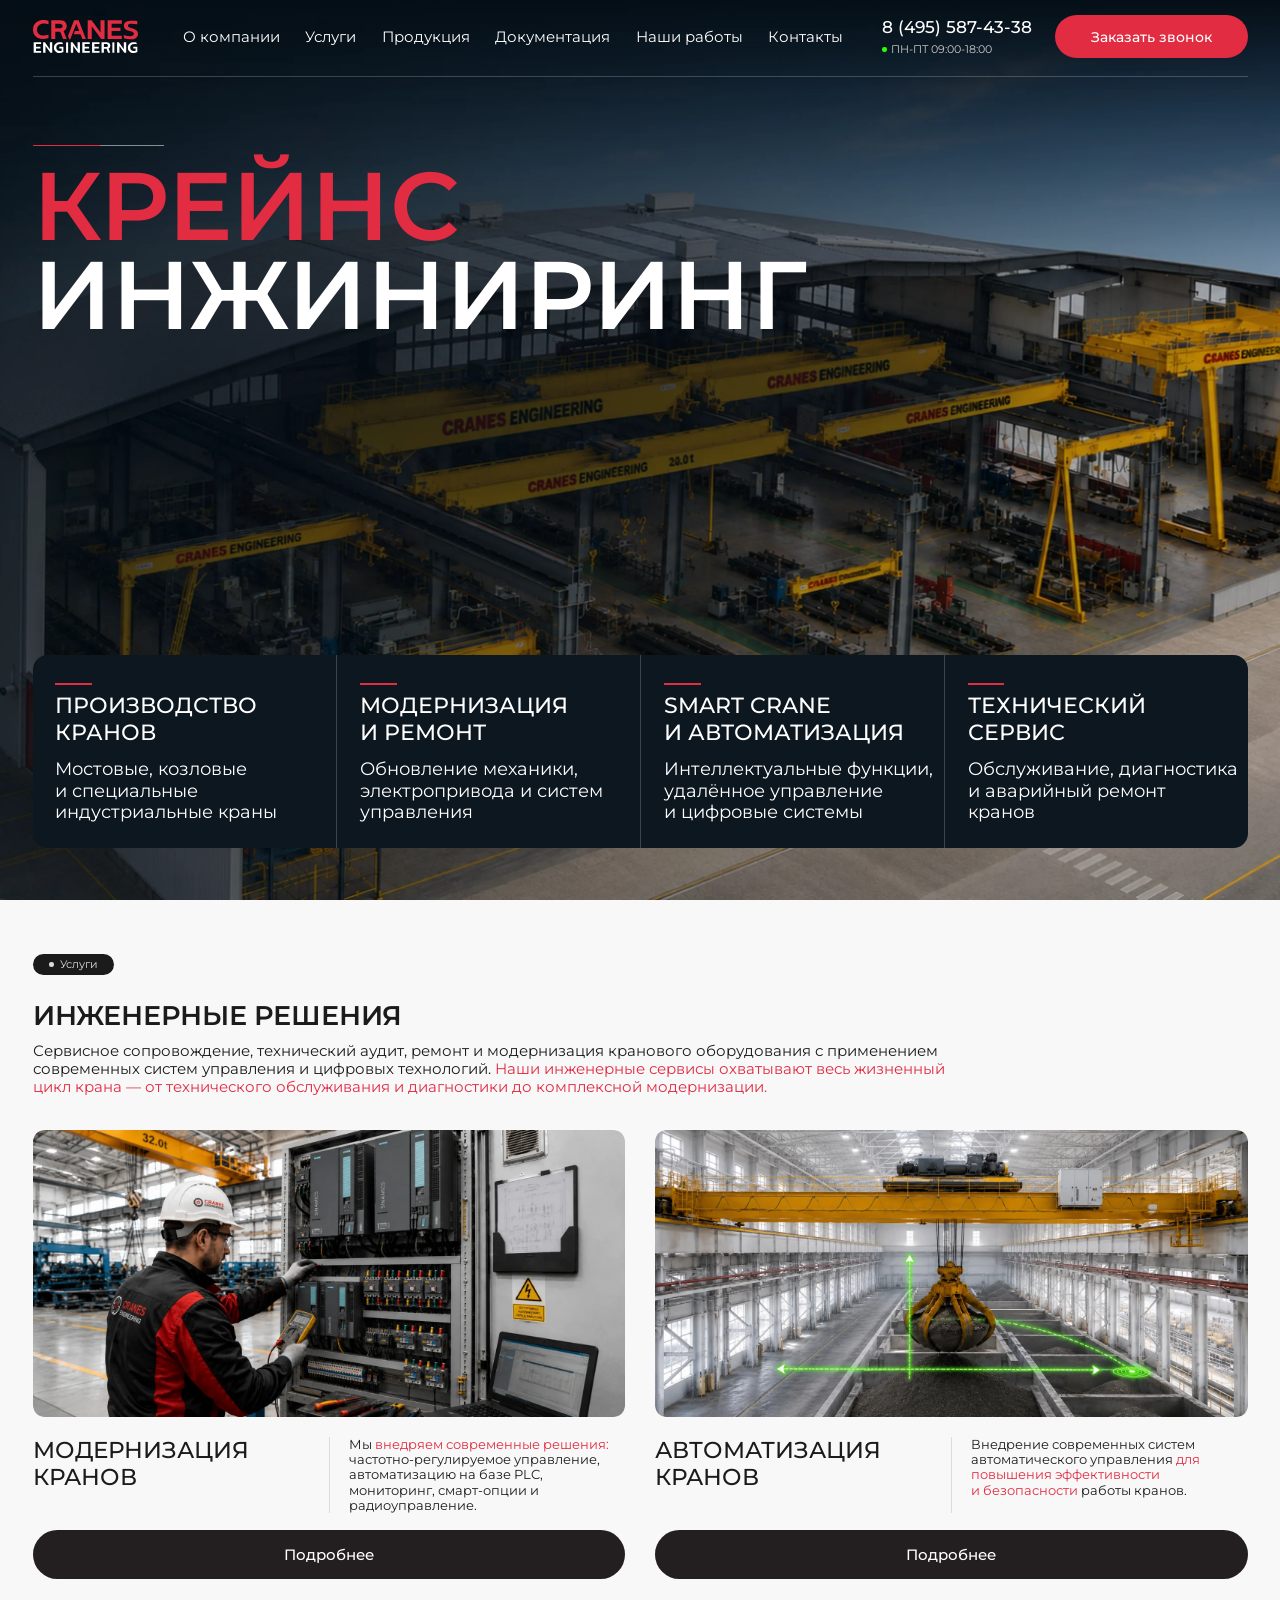
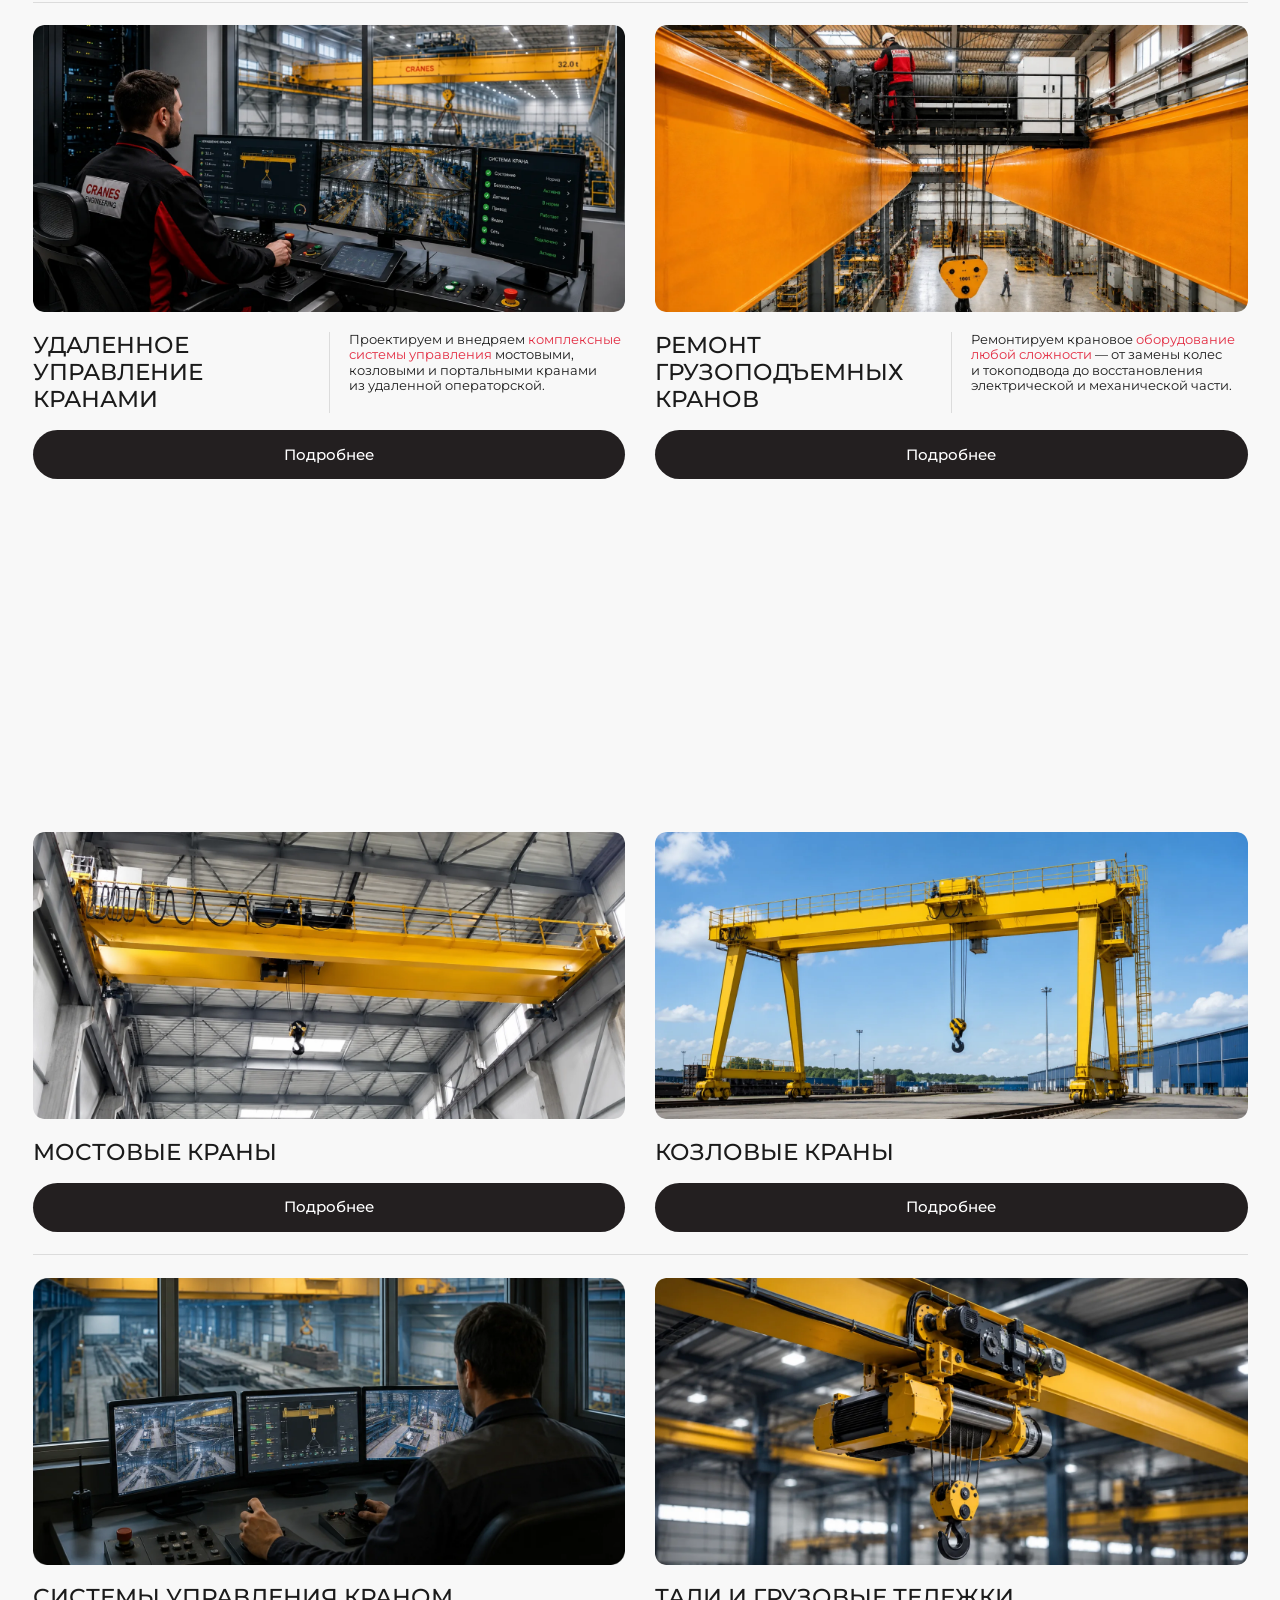
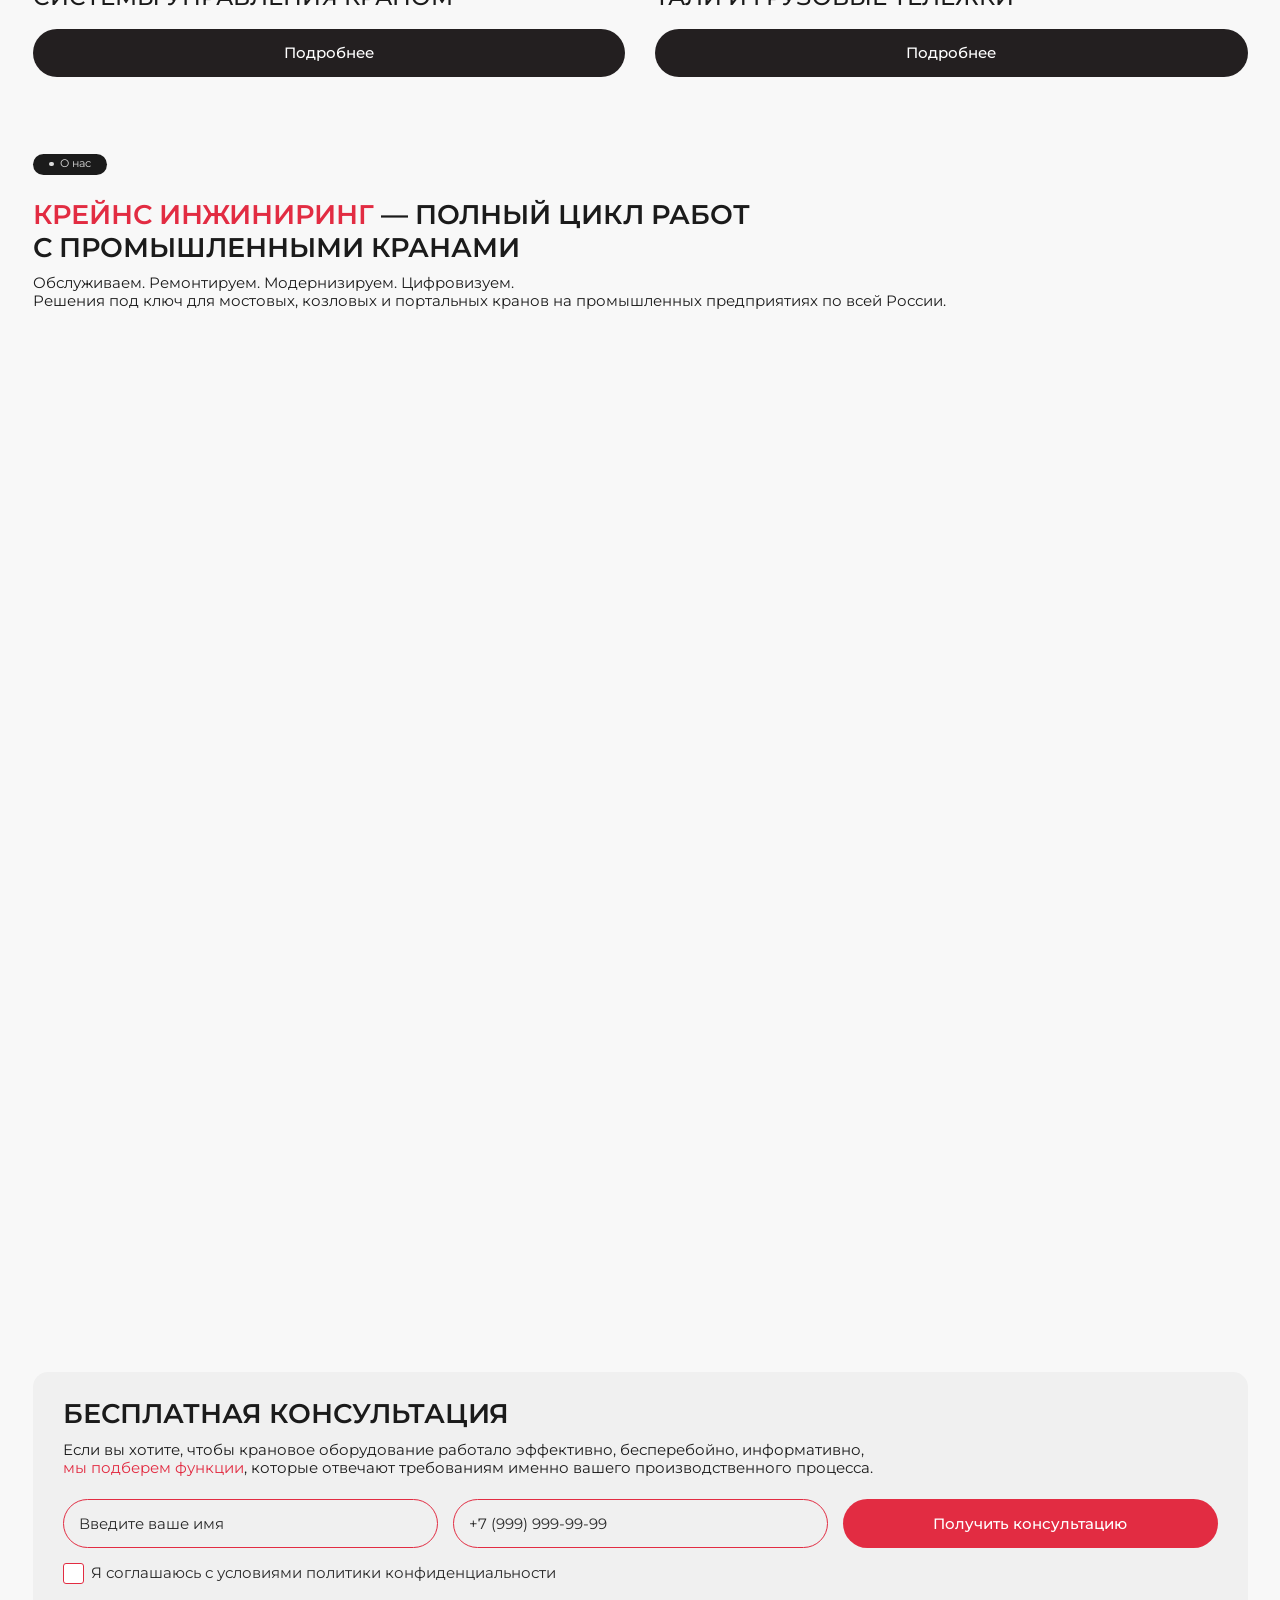
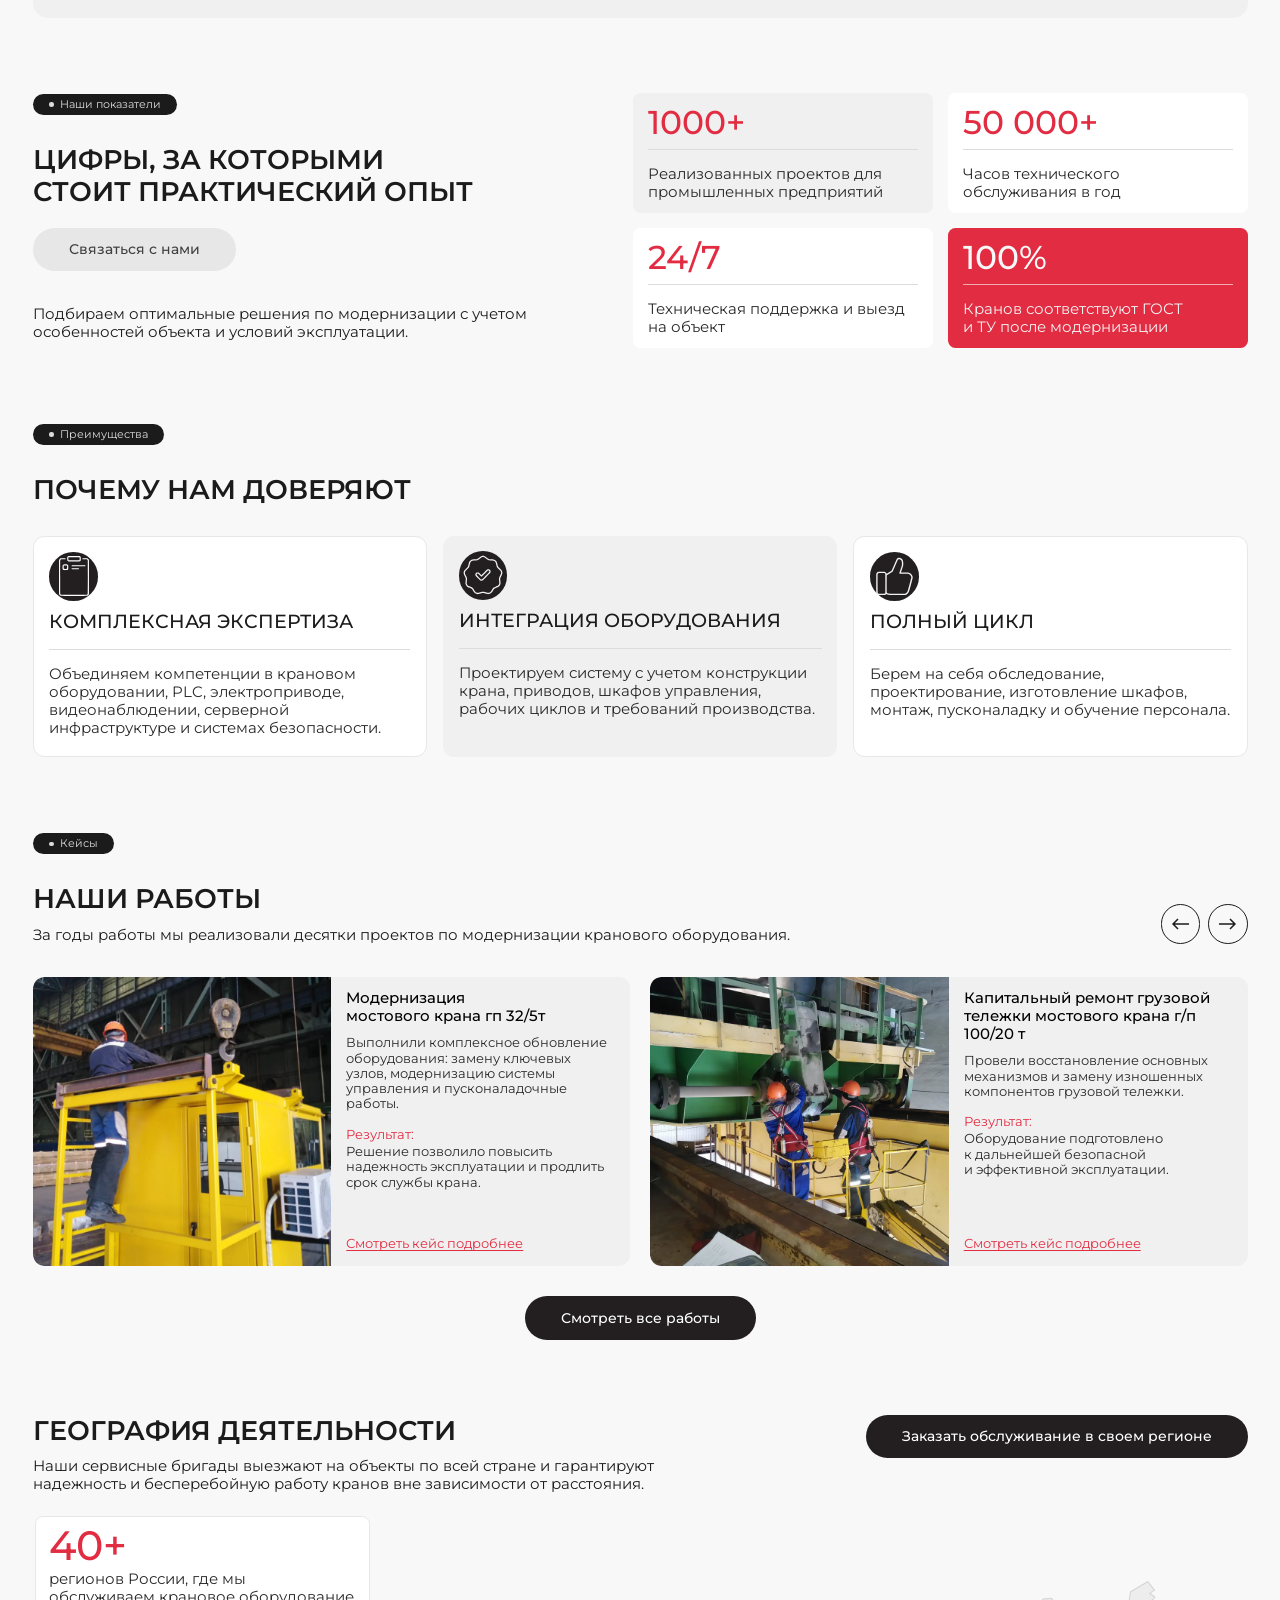
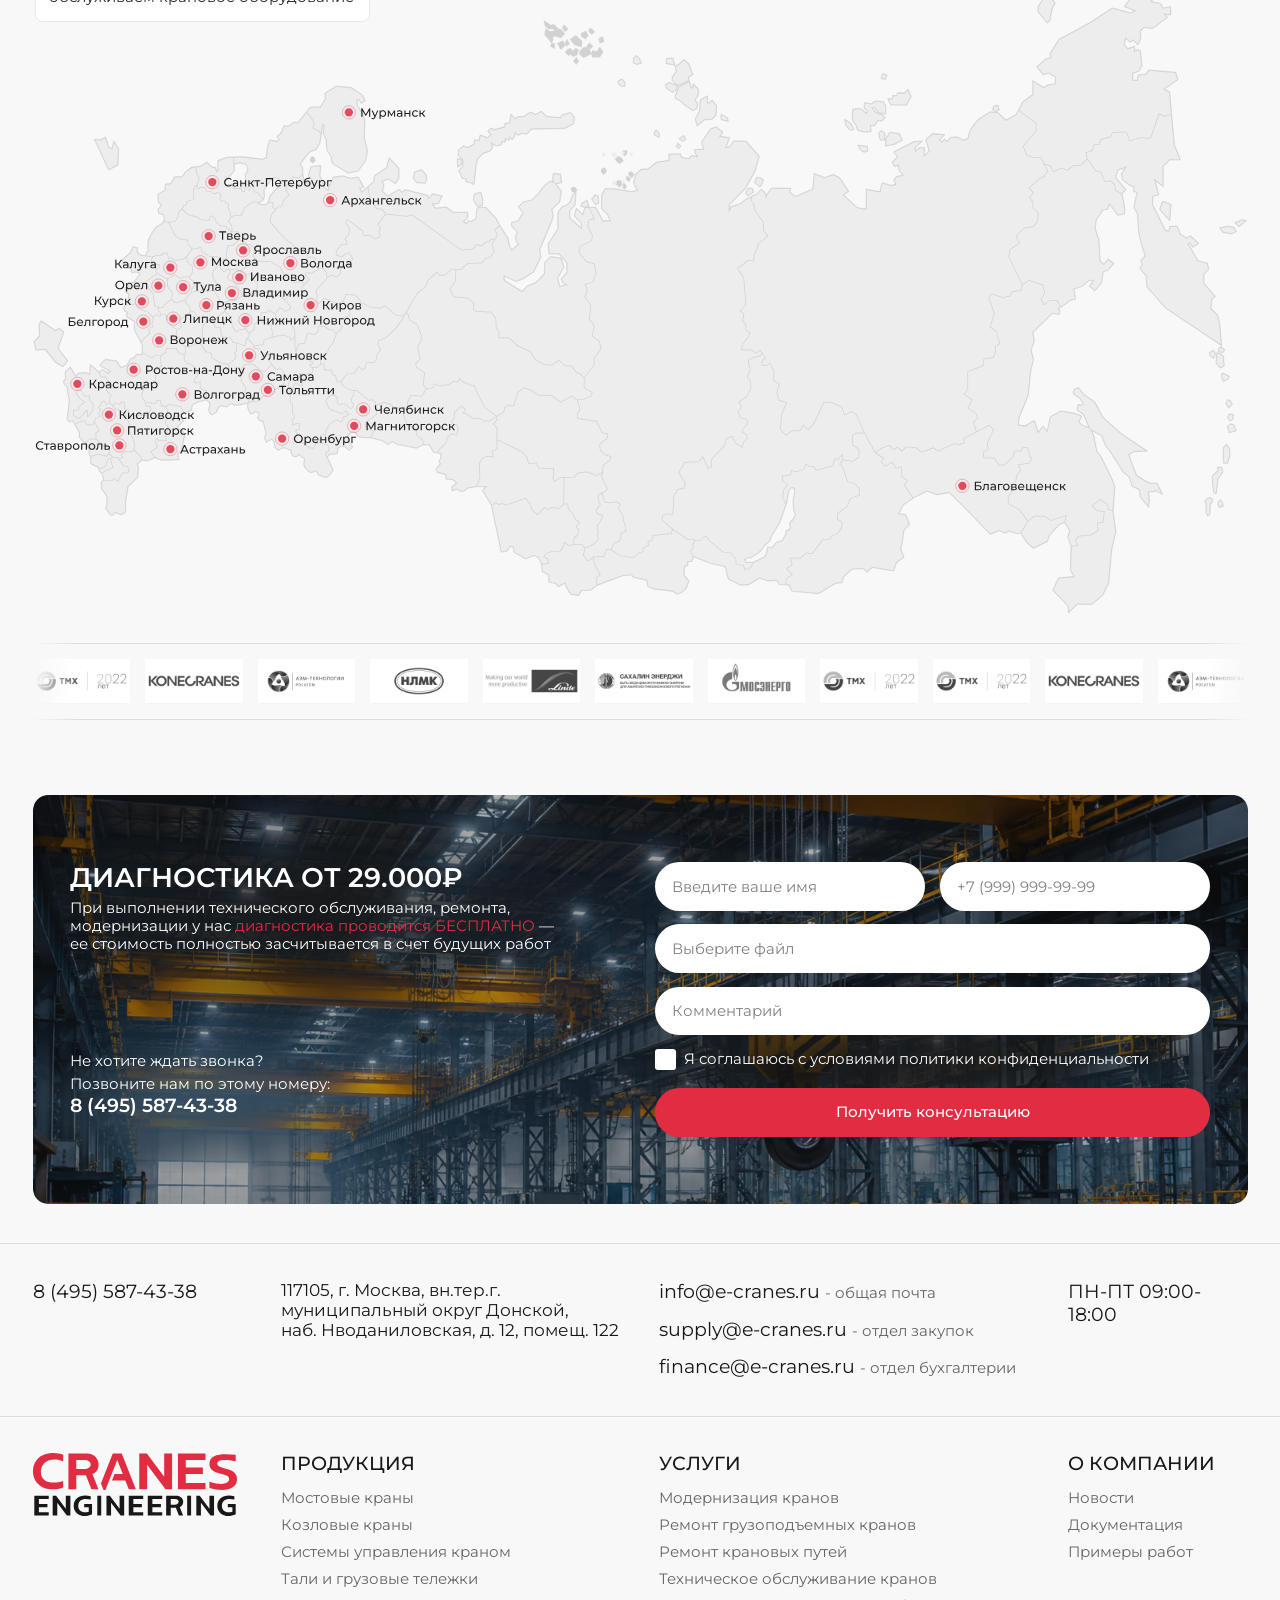
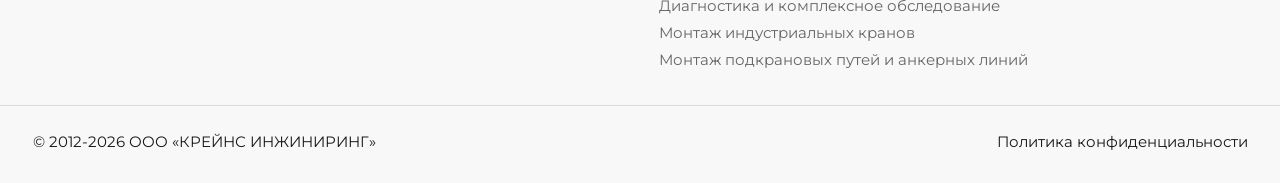
<file: index.html>
<!DOCTYPE html>
<html lang="ru">
<head>
  <meta charset="UTF-8">
  <meta name="viewport" content="width=device-width, initial-scale=1.0, viewport-fit=cover">
  <title>CRANES ENGINEERING — производство, модернизация и сервис индустриальных кранов</title>
  <link rel="icon" href="data:,">
  <meta name="description" content="Крейнс Инжиниринг: производство мостовых и козловых кранов, модернизация, автоматизация, удаленное управление, ремонт и техническое обслуживание грузоподъемного оборудования.">
  <link rel="preload" href="assets/fonts/montserrat-cyrillic.woff2" as="font" type="font/woff2" crossorigin>
  <link rel="preload" href="assets/fonts/montserrat-latin.woff2" as="font" type="font/woff2" crossorigin>
  <link rel="preload" href="assets/img/main-hero-bg.webp" as="image" type="image/webp" fetchpriority="high">
  <link rel="stylesheet" href="assets/vendor/swiper/swiper-bundle.min.css">
  <link rel="stylesheet" href="assets/css/main.css">
  <link rel="stylesheet" href="assets/css/responsive.css">
</head>
<body>

  <section class="hero hero--main">
    <div class="hero__bg hero__bg--main"></div>

    <div class="container">
      <header class="header">
        <div class="header__row">
          <a class="header__logo" href="index.html">
            <img src="assets/img/logo-light.svg" alt="CRANES ENGINEERING" width="140" height="43">
          </a>
          <nav class="header__nav" aria-label="Основное меню">
            <ul>
              <li><a href="#">О компании</a></li>
              <li class="header__nav-item has-mega">
                <a href="uslugi.html" aria-haspopup="true" aria-expanded="false">Услуги</a>
                <div class="mega">
                  <ul class="mega__col mega__col--root">
                    <li class="mega__item is-parent" data-mega="modernizaciya">
                      <a href="modernizaciya-kranov.html">Модернизация кранов</a>
                    </li>
                    <li class="mega__item"><a href="avtomatizaciya-kranov.html">Автоматизация кранов</a></li>
                    <li class="mega__item"><a href="#">Удаленное управление кранами</a></li>
                    <li class="mega__item"><a href="remont-mostovyh-kranov.html">Ремонт грузоподъемных кранов</a></li>
                    <li class="mega__item"><a href="#">Техническое обслуживание кранов</a></li>
                    <li class="mega__item"><a href="#">Диагностика<br>и комплексное обследование</a></li>
                    <li class="mega__item"><a href="#">Монтаж индустриальных кранов</a></li>
                    <li class="mega__item"><a href="#">Ремонт крановых путей</a></li>
                  </ul>
                  <ul class="mega__col mega__col--sub" data-mega-sub="modernizaciya">
                    <li class="mega__item"><a href="modernizaciya-kozlovyh-kranov.html">Модернизация козловых кранов</a></li>
                    <li class="mega__item"><a href="modernizaciya-mostovyh-kranov.html">Модернизация мостовых кранов</a></li>
                    <li class="mega__item"><a href="modernizaciya-portalnyh-kranov.html">Модернизация портальных кранов</a></li>
                    <li class="mega__item"><a href="#">Перевод кранов на радиоуправление</a></li>
                    <li class="mega__item"><a href="smart-opcii-dlya-kranov.html">Смарт опции для кранов</a></li>
                  </ul>
                </div>
              </li>
              <li><a href="#">Продукция</a></li>
              <li><a href="#">Документация</a></li>
              <li><a href="#">Наши работы</a></li>
              <li><a href="#">Контакты</a></li>
            </ul>
          </nav>
          <div class="header__contacts">
            <a class="header__phone" href="tel:+74955874338">8 (495) 587-43-38</a>
            <span class="header__hours">ПН-ПТ 09:00-18:00</span>
          </div>
          <button class="btn header__cta" type="button" data-popup="popup-callback">Заказать звонок</button>
          <button class="burger" type="button" aria-label="Открыть меню" aria-expanded="false" aria-controls="mobile-menu">
            <span></span><span></span><span></span>
          </button>
        </div>
        <hr class="header__divider">
      </header>

      <div class="mobile-menu" id="mobile-menu" hidden>
        <nav aria-label="Мобильное меню">
          <ul class="mobile-menu__list">
            <li><a href="#">О компании</a></li>
            <li><a href="uslugi.html">Услуги</a></li>
            <li><a href="#">Продукция</a></li>
            <li><a href="#">Документация</a></li>
            <li><a href="#">Наши работы</a></li>
            <li><a href="#">Контакты</a></li>
          </ul>
        </nav>
        <div class="mobile-menu__contacts">
          <a class="mobile-menu__phone" href="tel:+74955874338">8 (495) 587-43-38</a>
          <span class="header__hours">ПН-ПТ 09:00-18:00</span>
          <button class="btn" type="button" data-popup="popup-callback">Заказать звонок</button>
        </div>
      </div>

      <div class="hero__decor" aria-hidden="true"></div>
      <h1 class="hero__title hero__title--main">
        <span class="accent">Крейнс</span><br>Инжиниринг
      </h1>

      <div class="hero__directions">
        <article class="direction">
          <h2 class="direction__title">Производство<br>кранов</h2>
          <p class="direction__text">Мостовые, козловые<br>и специальные индустриальные краны</p>
        </article>
        <article class="direction">
          <h2 class="direction__title">Модернизация<br>и ремонт</h2>
          <p class="direction__text">Обновление механики,<br>электропривода и систем<br>управления</p>
        </article>
        <article class="direction">
          <h2 class="direction__title">Smart Crane<br>и автоматизация</h2>
          <p class="direction__text">Интеллектуальные функции,<br>удалённое управление<br>и цифровые системы</p>
        </article>
        <article class="direction">
          <h2 class="direction__title">Технический<br>сервис</h2>
          <p class="direction__text">Обслуживание, диагностика<br>и аварийный ремонт<br>кранов</p>
        </article>
      </div>
    </div>
  </section>

  <section class="hub-services hub-services--main">
    <div class="container">
      <span class="section-badge" data-reveal>Услуги</span>
      <h2 class="section-title hub-services__title" data-reveal>Инженерные решения</h2>
      <p class="hub-services__lead" data-reveal>
        Сервисное сопровождение, технический аудит, ремонт и модернизация кранового оборудования с применением
        современных систем управления и цифровых технологий. <span class="accent">Наши инженерные сервисы охватывают весь жизненный<br>
        цикл крана — от технического обслуживания и диагностики до комплексной модернизации.</span>
      </p>

      <div class="hub-services__grid">
        <article class="service-card" data-reveal>
          <img class="service-card__photo" src="assets/img/hub-modernizaciya.webp" alt="Модернизация кранов" width="790" height="383" loading="lazy">
          <div class="service-card__body">
            <h3 class="service-card__title">Модернизация кранов</h3>
            <p class="service-card__text">
              Мы <span class="accent">внедряем современные решения:</span> частотно-регулируемое
              управление, автоматизацию на базе PLC, мониторинг, смарт-опции и радиоуправление.
            </p>
          </div>
          <a class="service-card__btn" href="modernizaciya-kranov.html">Подробнее</a>
        </article>

        <article class="service-card" data-reveal>
          <img class="service-card__photo" src="assets/img/hub-avtomatizaciya.webp" alt="Автоматизация кранов" width="790" height="383" loading="lazy">
          <div class="service-card__body">
            <h3 class="service-card__title">Автоматизация кранов</h3>
            <p class="service-card__text">
              Внедрение современных систем автоматического управления
              <span class="accent">для повышения эффективности<br>и безопасности</span> работы кранов.
            </p>
          </div>
          <a class="service-card__btn" href="avtomatizaciya-kranov.html">Подробнее</a>
        </article>

        <hr class="hub-services__sep">

        <article class="service-card" data-reveal>
          <img class="service-card__photo" src="assets/img/hub-udalennoe.webp" alt="Удаленное управление кранами" width="790" height="383" loading="lazy">
          <div class="service-card__body">
            <h3 class="service-card__title">Удаленное<br>управление кранами</h3>
            <p class="service-card__text">
              Проектируем и внедряем <span class="accent">комплексные системы управления</span>
              мостовыми, козловыми и портальными кранами<br>из удаленной операторской.
            </p>
          </div>
          <a class="service-card__btn" href="#">Подробнее</a>
        </article>

        <article class="service-card" data-reveal>
          <img class="service-card__photo" src="assets/img/hub-remont.webp" alt="Ремонт грузоподъемных кранов" width="790" height="383" loading="lazy">
          <div class="service-card__body">
            <h3 class="service-card__title">Ремонт грузоподъемных кранов</h3>
            <p class="service-card__text">
              Ремонтируем крановое <span class="accent">оборудование любой сложности</span> — от замены колес<br>и токоподвода до восстановления электрической и механической части.
            </p>
          </div>
          <a class="service-card__btn" href="remont-mostovyh-kranov.html">Подробнее</a>
        </article>
      </div>

      <div class="hub-services__all" data-reveal>
        <a class="btn" href="uslugi.html">Смотреть все услуги</a>
      </div>
    </div>
  </section>

  <section class="hub-services hub-services--prod">
    <div class="container">
      <span class="section-badge" data-reveal>Продукция</span>
      <h2 class="section-title hub-services__title" data-reveal>Производство индустриальных<br>кранов полного цикла</h2>
      <p class="hub-services__lead" data-reveal>
        Мы проектируем и выпускаем краны, оснащая их современными системами управления, цифровыми датчиками,<br>
        интеллектуальными модулями безопасности и технологическими решениями для повышения эффективности оборудования.
      </p>

      <div class="hub-services__grid">
        <article class="service-card service-card--plain" data-reveal>
          <img class="service-card__photo" src="assets/img/main-prod-mostovye.webp" alt="Мостовые краны" width="790" height="383" loading="lazy">
          <div class="service-card__body">
            <h3 class="service-card__title">Мостовые краны</h3>
          </div>
          <a class="service-card__btn" href="#">Подробнее</a>
        </article>

        <article class="service-card service-card--plain" data-reveal>
          <img class="service-card__photo" src="assets/img/main-prod-kozlovye.webp" alt="Козловые краны" width="790" height="383" loading="lazy">
          <div class="service-card__body">
            <h3 class="service-card__title">Козловые краны</h3>
          </div>
          <a class="service-card__btn" href="#">Подробнее</a>
        </article>

        <hr class="hub-services__sep">

        <article class="service-card service-card--plain" data-reveal>
          <img class="service-card__photo" src="assets/img/main-prod-upravlenie.webp" alt="Системы управления краном" width="790" height="383" loading="lazy">
          <div class="service-card__body">
            <h3 class="service-card__title">Системы управления краном</h3>
          </div>
          <a class="service-card__btn" href="#">Подробнее</a>
        </article>

        <article class="service-card service-card--plain" data-reveal>
          <img class="service-card__photo" src="assets/img/main-prod-tali.webp" alt="Тали и грузовые тележки" width="790" height="383" loading="lazy">
          <div class="service-card__body">
            <h3 class="service-card__title">Тали и грузовые тележки</h3>
          </div>
          <a class="service-card__btn" href="#">Подробнее</a>
        </article>
      </div>
    </div>
  </section>

  <section class="about-us">
    <div class="container">
      <span class="section-badge" data-reveal>О нас</span>
      <h2 class="section-title about-us__title" data-reveal>
        <span class="accent">Крейнс Инжиниринг</span> — полный цикл работ<br>с промышленными кранами
      </h2>
      <p class="about-us__lead" data-reveal>
        Обслуживаем. Ремонтируем. Модернизируем. Цифровизуем.<br>
        Решения под ключ для мостовых, козловых и портальных кранов на промышленных предприятиях по всей России.
      </p>

      <div class="about-us__grid">
        <article class="about-card" data-reveal>
          <span class="about-card__icon">
            <img src="assets/img/icon-about-like.svg" alt="" width="37" height="37">
          </span>
          <div class="about-card__head">
            <h3 class="about-card__title">Комплексный подход</h3>
            <span class="about-card__num">[01]</span>
          </div>
          <ul class="about-card__list">
            <li>Полный набор услуг: проектирование, электрика, автоматизация, внедрение ПЛК, частотно-регулируемых систем, интеграция датчиков, настройка приводов, ПНР и шеф-монтаж.</li>
            <li>Мы закрываем весь цикл обслуживания — от диагностики и ремонта до глубоких программ модернизации и цифровых апгрейдов.</li>
          </ul>
        </article>

        <article class="about-card about-card--grey" data-reveal>
          <span class="about-card__icon">
            <img src="assets/img/icon-24h.svg" alt="" width="38" height="38">
          </span>
          <div class="about-card__head">
            <h3 class="about-card__title">Сервис 24/7</h3>
            <span class="about-card__num">[02]</span>
          </div>
          <ul class="about-card__list">
            <li>Ежемесячные, квартальные и круглосуточные сервисные пакеты<br>с мониторингом, инспекциями, оперативным выездом специалистов и плановым обслуживанием оборудования.</li>
            <li>Сервисный пакет формируется с учётом потребностей клиента и режима работы кранового оборудования.</li>
          </ul>
        </article>

        <article class="about-card about-card--grey" data-reveal>
          <span class="about-card__icon">
            <img src="assets/img/icon-settings.svg" alt="" width="38" height="38">
          </span>
          <div class="about-card__head">
            <h3 class="about-card__title">Современные технологии</h3>
            <span class="about-card__num">[03]</span>
          </div>
          <ul class="about-card__list">
            <li>Интеграция цифровых контроллеров, частотных приводов, дистанционного управления, видеонаблюдения, датчиков нагрузки и интеллектуальных систем управления.</li>
            <li>Поддержка удалённого мониторинга и аналитики работы кранов с интеграцией в существующие системы управления.</li>
          </ul>
        </article>

        <article class="about-card" data-reveal>
          <span class="about-card__icon">
            <img src="assets/img/icon-file.svg" alt="" width="39" height="39">
          </span>
          <div class="about-card__head">
            <h3 class="about-card__title">Надежность и допуски</h3>
            <span class="about-card__num">[04]</span>
          </div>
          <ul class="about-card__list">
            <li>Официальное членство в СРО, соблюдение требований ГОСТ и отраслевых стандартов, наличие всех разрешительных документов, страхование ответственности.</li>
            <li>Подтверждённый опыт работы с крупнейшими промышленными предприятиями страны.</li>
          </ul>
        </article>
      </div>
    </div>
  </section>

  <section class="promo">
    <div class="container">
      <img class="promo__photo" src="assets/img/main-banner.webp" alt="" width="1620" height="546" loading="lazy" data-reveal>
    </div>
  </section>

  <section class="consult" id="zayavka">
    <div class="container">
      <form class="consult__box" action="#" method="post" data-reveal>
        <h2 class="section-title">Бесплатная консультация</h2>
        <p class="consult__text">
          Если вы хотите, чтобы крановое оборудование работало эффективно, бесперебойно, информативно,<br>
          <span class="accent">мы подберем функции</span>, которые отвечают
          требованиям именно вашего производственного процесса.
        </p>
        <div class="consult__row">
          <input class="consult__input" type="text" name="name" placeholder="Введите ваше имя" required>
          <input class="consult__input" type="tel" name="phone" placeholder="+7 (999) 999-99-99" required>
          <button class="btn consult__submit" type="submit">Получить консультацию</button>
        </div>
        <label class="consult__agree">
          <input type="checkbox" name="agree" required>
          <span class="consult__checkbox" aria-hidden="true"></span>
          Я соглашаюсь с условиями политики конфиденциальности
        </label>
      </form>
    </div>
  </section>

  <section class="stats">
    <div class="container stats__grid">
      <div class="stats__info">
        <span class="section-badge" data-reveal>Наши показатели</span>
        <h2 class="section-title stats__title" data-reveal>Цифры, за которыми<br>стоит практический опыт</h2>
        <button class="btn btn--grey stats__btn" type="button" data-reveal>Связаться с нами</button>
        <p class="stats__text" data-reveal>
          Подбираем оптимальные решения по модернизации с учетом особенностей объекта
          и условий эксплуатации.
        </p>
      </div>
      <div class="stats__cards" data-reveal>
        <div class="stat-card stat-card--grey">
          <p class="stat-card__value">1000+</p>
          <p class="stat-card__caption">Реализованных проектов для промышленных предприятий</p>
        </div>
        <div class="stat-card">
          <p class="stat-card__value">50 000+</p>
          <p class="stat-card__caption">Часов технического обслуживания в год</p>
        </div>
        <div class="stat-card">
          <p class="stat-card__value">24/7</p>
          <p class="stat-card__caption">Техническая поддержка и выезд на объект</p>
        </div>
        <div class="stat-card stat-card--accent">
          <p class="stat-card__value">100%</p>
          <p class="stat-card__caption">Кранов соответствуют ГОСТ<br>и ТУ после модернизации</p>
        </div>
      </div>
    </div>
  </section>

  <section class="advantages">
    <div class="container">
      <span class="section-badge" data-reveal>Преимущества</span>
      <h2 class="section-title advantages__title" data-reveal>Почему нам доверяют</h2>
      <div class="advantages__grid">
        <div class="advantage-card advantage-card--white" data-reveal>
          <span class="advantage-card__icon">
            <img src="assets/img/icon-clipboard.svg" alt="" width="40" height="40">
          </span>
          <h3 class="advantage-card__title">Комплексная экспертиза</h3>
          <p class="advantage-card__text">
            Объединяем компетенции в крановом оборудовании, PLC, электроприводе,
            видеонаблюдении, серверной инфраструктуре и системах безопасности.
          </p>
        </div>
        <div class="advantage-card" data-reveal>
          <span class="advantage-card__icon">
            <img src="assets/img/icon-quality.svg" alt="" width="40" height="40">
          </span>
          <h3 class="advantage-card__title">Интеграция оборудования</h3>
          <p class="advantage-card__text">
            Проектируем систему с учетом конструкции крана, приводов, шкафов управления,
            рабочих циклов и требований производства.
          </p>
        </div>
        <div class="advantage-card advantage-card--white" data-reveal>
          <span class="advantage-card__icon">
            <img src="assets/img/icon-like.svg" alt="" width="41" height="41">
          </span>
          <h3 class="advantage-card__title">Полный цикл</h3>
          <p class="advantage-card__text">
            Берем на себя обследование, проектирование, изготовление шкафов, монтаж,
            пусконаладку и обучение персонала.
          </p>
        </div>
      </div>
    </div>
  </section>

  <section class="cases">
    <div class="container">
      <span class="section-badge" data-reveal>Кейсы</span>
      <div class="cases__head" data-reveal>
        <div>
          <h2 class="section-title">Наши работы</h2>
          <p class="cases__lead">За годы работы мы реализовали десятки проектов по модернизации кранового оборудования.</p>
        </div>
        <div class="slider-nav">
          <button class="slider-arrow cases__prev" type="button" aria-label="Предыдущий слайд">
            <svg width="17" height="12" viewBox="0 0 17 12" fill="none"><path d="M6 1 1 6l5 5M1 6h16" stroke="currentColor" stroke-width="1.5"/></svg>
          </button>
          <button class="slider-arrow cases__next" type="button" aria-label="Следующий слайд">
            <svg width="17" height="12" viewBox="0 0 17 12" fill="none"><path d="M11 1l5 5-5 5M16 6H0" stroke="currentColor" stroke-width="1.5"/></svg>
          </button>
        </div>
      </div>

      <div class="cases__slider swiper" data-reveal>
        <div class="swiper-wrapper">
          <div class="swiper-slide case-card">
            <img class="case-card__photo" src="assets/img/main-case-1.webp" alt="Модернизация мостового крана" loading="lazy">
            <div class="case-card__content">
              <h3 class="case-card__title">Модернизация<br>мостового крана гп 32/5т</h3>
              <p class="case-card__text">
                Выполнили комплексное обновление оборудования: замену ключевых узлов,
                модернизацию системы управления и&nbsp;пусконаладочные работы.
              </p>
              <p class="case-card__label">Результат:</p>
              <p class="case-card__text">
                Решение позволило повысить надежность эксплуатации и продлить срок службы крана.
              </p>
              <a class="case-card__link" href="#">Смотреть кейс подробнее</a>
            </div>
          </div>
          <div class="swiper-slide case-card">
            <img class="case-card__photo" src="assets/img/main-case-2.webp" alt="Капитальный ремонт грузовой тележки" loading="lazy">
            <div class="case-card__content">
              <h3 class="case-card__title">Капитальный ремонт грузовой тележки мостового крана г/п 100/20 т</h3>
              <p class="case-card__text">
                Провели восстановление основных механизмов и замену изношенных компонентов
                грузовой тележки.
              </p>
              <p class="case-card__label">Результат:</p>
              <p class="case-card__text">
                Оборудование подготовлено к&nbsp;дальнейшей безопасной<br>и&nbsp;эффективной эксплуатации.
              </p>
              <a class="case-card__link" href="#">Смотреть кейс подробнее</a>
            </div>
          </div>
          <div class="swiper-slide case-card">
            <img class="case-card__photo" src="assets/img/case-3.webp" alt="Капитальный ремонт мостовых кранов с телескопической платформой" loading="lazy">
            <div class="case-card__content">
              <h3 class="case-card__title">Капитальный ремонт мостовых кранов с телескопической платформой</h3>
              <p class="case-card__text">
                Выполнили ремонт металлоконструкций, механизмов передвижения и&nbsp;подъема,
                а&nbsp;также восстановление основных функциональных узлов крана.
              </p>
              <p class="case-card__label">Результат:</p>
              <p class="case-card__text">
                Обеспечена надежная работа оборудования и&nbsp;восстановлены его
                эксплуатационные характеристики.
              </p>
              <a class="case-card__link" href="#">Смотреть кейс подробнее</a>
            </div>
          </div>
          <div class="swiper-slide case-card">
            <img class="case-card__photo" src="assets/img/case-4.webp" alt="Монтаж мостового крана" loading="lazy">
            <div class="case-card__content">
              <h3 class="case-card__title">Монтаж мостового крана</h3>
              <p class="case-card__text">
                Выполнили сборку и&nbsp;установку мостового крана, монтаж основных механизмов
                и&nbsp;подключение инженерных систем.
              </p>
              <p class="case-card__label">Результат:</p>
              <p class="case-card__text">
                Оборудование успешно введено в&nbsp;эксплуатацию и&nbsp;готово к&nbsp;безопасной
                работе в&nbsp;штатном режиме.
              </p>
              <a class="case-card__link" href="#">Смотреть кейс подробнее</a>
            </div>
          </div>
        </div>
      </div>

      <div class="cases__all" data-reveal>
        <a class="btn btn--dark" href="#">Смотреть все работы</a>
      </div>
    </div>
  </section>

  <section class="geo">
    <div class="container">
      <div class="geo__head" data-reveal>
        <div>
          <h2 class="section-title">География деятельности</h2>
          <p class="geo__lead">
            Наши сервисные бригады выезжают на объекты по всей стране и гарантируют
            надежность и бесперебойную работу кранов вне зависимости от расстояния.
          </p>
        </div>
        <button class="btn btn--dark geo__cta" type="button">Заказать обслуживание в своем регионе</button>
      </div>

      <div class="geo__map-wrap" data-reveal>
        <div class="geo__stat">
          <p class="geo__stat-value">40+</p>
          <p class="geo__stat-caption">регионов России, где мы обслуживаем крановое оборудование</p>
        </div>
        <object class="geo__map" type="image/svg+xml" data="assets/img/map-russia.svg" aria-label="Карта регионов России, где работают сервисные бригады"></object>
      </div>

      <div class="geo__clients" data-reveal>
        <div class="geo__logo"><img src="assets/img/logo-client-2.webp" alt="Логотип клиента" loading="lazy"></div>
        <div class="geo__logo"><img src="assets/img/logo-client-3.webp" alt="Логотип клиента" loading="lazy"></div>
        <div class="geo__logo"><img src="assets/img/logo-client-4.webp" alt="Логотип клиента" loading="lazy"></div>
        <div class="geo__logo"><img src="assets/img/logo-client-5.webp" alt="Логотип клиента" loading="lazy"></div>
        <div class="geo__logo"><img src="assets/img/logo-client-6.webp" alt="Логотип клиента" loading="lazy"></div>
        <div class="geo__logo"><img src="assets/img/logo-client-7.webp" alt="Логотип клиента" loading="lazy"></div>
        <div class="geo__logo"><img src="assets/img/logo-client-1.webp" alt="Логотип клиента" loading="lazy"></div>
        <div class="geo__logo"><img src="assets/img/logo-client-2.webp" alt="Логотип клиента" loading="lazy"></div>
      </div>
    </div>
  </section>

  <section class="diag" id="diagnostika">
    <div class="container">
      <div class="diag__box" data-reveal>
        <img class="diag__bg" src="assets/img/diag-bg.webp" alt="" loading="lazy">
        <div class="diag__shade"></div>
        <div class="diag__grid">
          <div class="diag__info">
            <h2 class="diag__title">Диагностика от 29.000₽</h2>
            <p class="diag__text">
              При выполнении технического обслуживания, ремонта, модернизации
              у нас&nbsp;<span class="accent">диагностика проводится БЕСПЛАТНО</span>&nbsp;— ее стоимость полностью
              засчитывается в счет будущих работ
            </p>
            <div class="diag__phone-block">
              <p>Не хотите ждать звонка?</p>
              <p>Позвоните нам по этому номеру:</p>
              <a class="diag__phone" href="tel:+74955874338">8 (495) 587-43-38</a>
            </div>
          </div>
          <form class="diag__form" action="#" method="post">
            <div class="diag__form-row">
              <input class="diag__input" type="text" name="name" placeholder="Введите ваше имя" required>
              <input class="diag__input" type="tel" name="phone" placeholder="+7 (999) 999-99-99" required>
            </div>
            <label class="diag__file">
              <input type="file" name="file">
              <span class="diag__file-label">Выберите файл</span>
            </label>
            <input class="diag__input" type="text" name="comment" placeholder="Комментарий">
            <label class="diag__agree">
              <input type="checkbox" name="agree" required>
              <span class="diag__checkbox" aria-hidden="true"></span>
              Я соглашаюсь с условиями политики конфиденциальности
            </label>
            <button class="btn diag__submit" type="submit">Получить консультацию</button>
          </form>
        </div>
      </div>
    </div>
  </section>

  <footer class="footer">
    <hr>
    <div class="container footer__contacts">
      <a href="tel:+74955874338">8 (495) 587-43-38</a>
      <p class="footer__address">
        117105, г. Москва, вн.тер.г.<br>
        муниципальный округ Донской,<br>
        наб. Нводаниловская, д. 12, помещ. 122
      </p>
      <ul class="footer__emails">
        <li><a href="mailto:info@e-cranes.ru">info@e-cranes.ru</a> <span class="note">- общая почта</span></li>
        <li><a href="mailto:supply@e-cranes.ru">supply@e-cranes.ru</a> <span class="note">- отдел закупок</span></li>
        <li><a href="mailto:finance@e-cranes.ru">finance@e-cranes.ru</a> <span class="note">- отдел бухгалтерии</span></li>
      </ul>
      <span>ПН-ПТ 09:00-18:00</span>
    </div>
    <hr>
    <div class="container footer__cols">
      <a class="footer__logo" href="index.html">
        <img src="assets/img/logo-dark.svg" alt="CRANES ENGINEERING" width="273" height="84">
      </a>
      <div class="footer__col">
        <p class="footer__col-title">Продукция</p>
        <ul>
          <li><a href="#">Мостовые краны</a></li>
          <li><a href="#">Козловые краны</a></li>
          <li><a href="#">Системы управления краном</a></li>
          <li><a href="#">Тали и грузовые тележки</a></li>
        </ul>
      </div>
      <div class="footer__col">
        <p class="footer__col-title">Услуги</p>
        <ul>
          <li><a href="modernizaciya-kranov.html">Модернизация кранов</a></li>
          <li><a href="remont-mostovyh-kranov.html">Ремонт грузоподъемных кранов</a></li>
          <li><a href="#">Ремонт крановых путей</a></li>
          <li><a href="#">Техническое обслуживание кранов</a></li>
          <li><a href="#">Диагностика и комплексное обследование</a></li>
          <li><a href="#">Монтаж индустриальных кранов</a></li>
          <li><a href="#">Монтаж подкрановых путей и анкерных линий</a></li>
        </ul>
      </div>
      <div class="footer__col">
        <p class="footer__col-title">О компании</p>
        <ul>
          <li><a href="#">Новости</a></li>
          <li><a href="#">Документация</a></li>
          <li><a href="#">Примеры работ</a></li>
        </ul>
      </div>
    </div>
    <hr>
    <div class="container footer__bottom">
      <span>© 2012-2026 ООО «КРЕЙНС ИНЖИНИРИНГ»</span>
      <a href="#">Политика конфиденциальности</a>
    </div>
  </footer>

  <script src="assets/vendor/swiper/swiper-bundle.min.js"></script>

  <div class="modal" id="popup-callback" role="dialog" aria-modal="true" aria-labelledby="popup-callback-title" hidden>
    <div class="modal__box modal__box--form">
      <button class="modal__close" type="button" aria-label="Закрыть">
        <svg width="30" height="30" viewBox="0 0 30 30" fill="none"><path d="M3 3l24 24M27 3L3 27" stroke="currentColor" stroke-width="4"/></svg>
      </button>
      <h3 class="modal__title" id="popup-callback-title">Заказать звонок</h3>
      <p class="modal__text">
        Оставьте номер — перезвоним в рабочее время,
        <span class="accent">ПН-ПТ 09:00-18:00.</span>
      </p>
      <form class="callback__form" action="#" method="post">
        <input class="consult__input" type="text" name="name" placeholder="Введите ваше имя" required>
        <input class="consult__input" type="tel" name="phone" placeholder="+7 (999) 999-99-99" required>
        <label class="consult__agree">
          <input type="checkbox" name="agree" required>
          <span class="consult__checkbox" aria-hidden="true"></span>
          Я соглашаюсь с условиями политики конфиденциальности
        </label>
        <button class="btn callback__submit" type="submit">Жду звонка</button>
      </form>
    </div>
  </div>

  <script src="assets/js/main.js"></script>
</body>
</html>
</file>
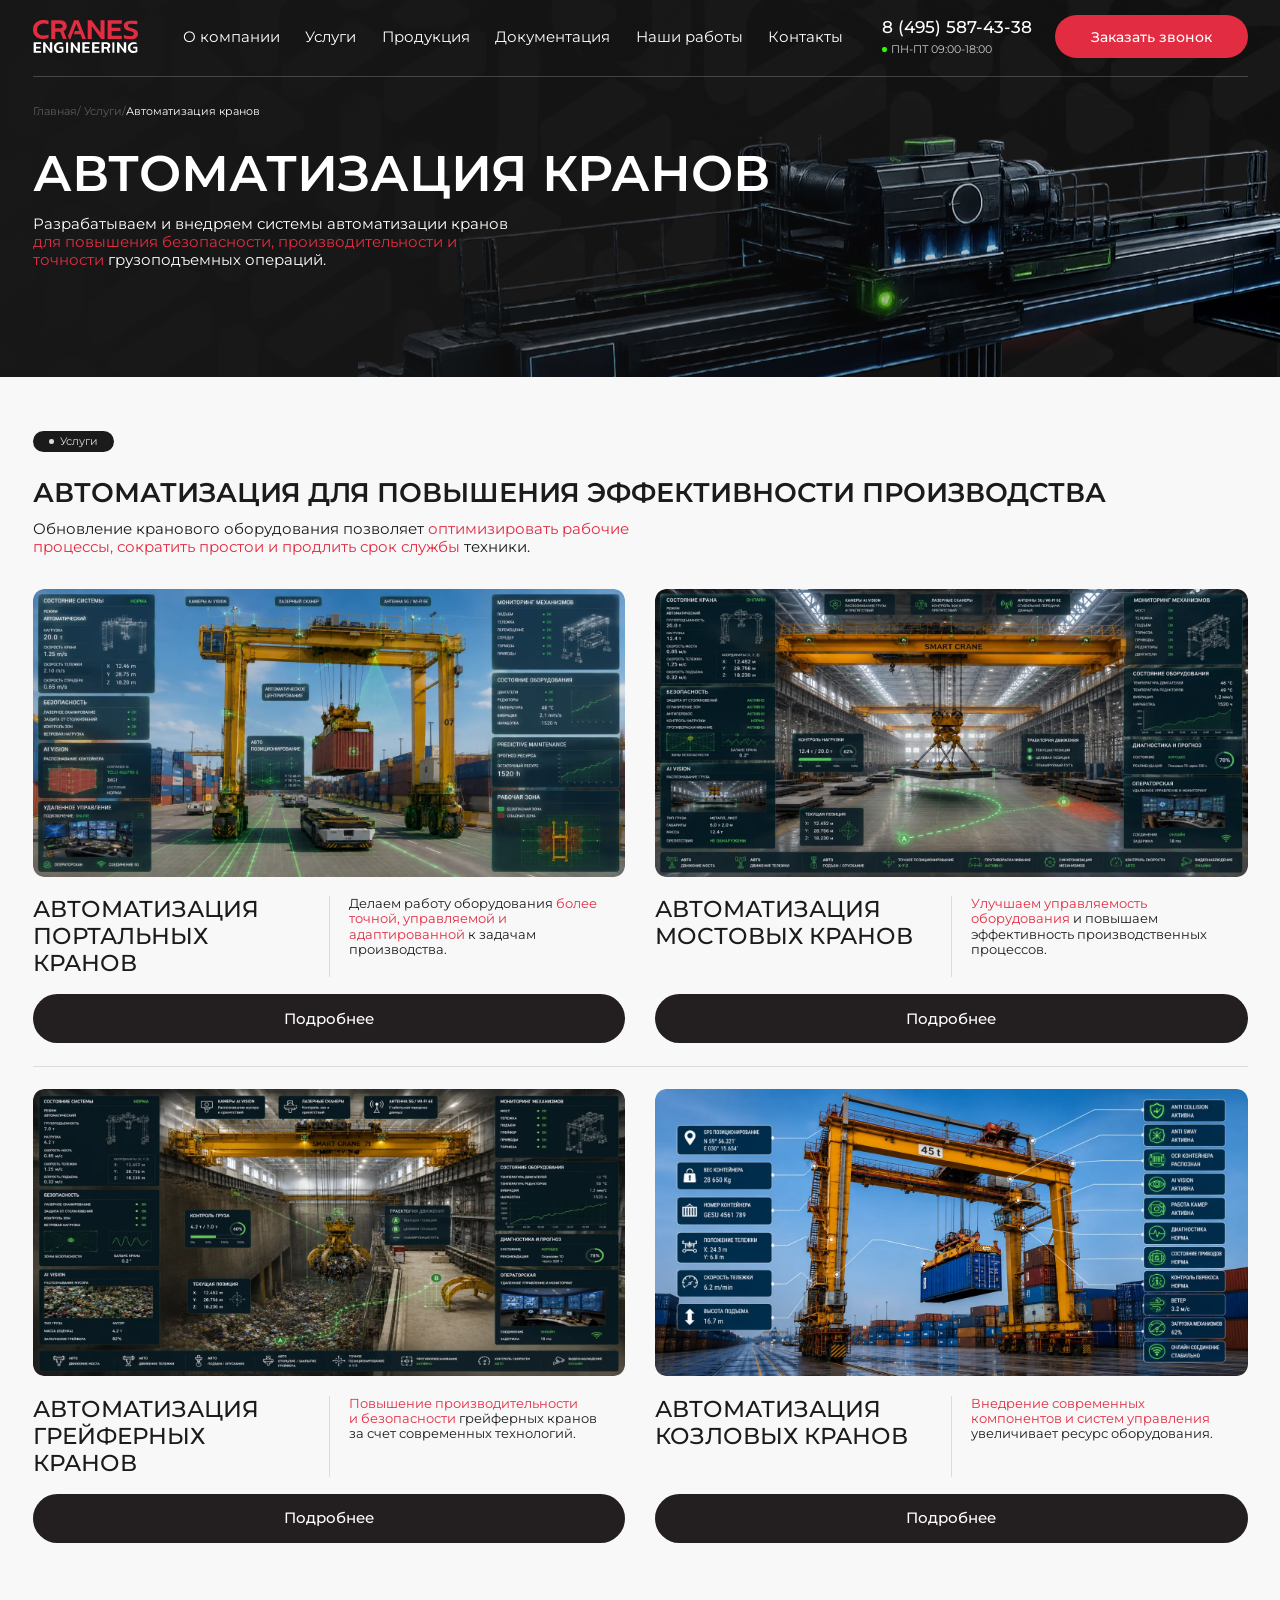
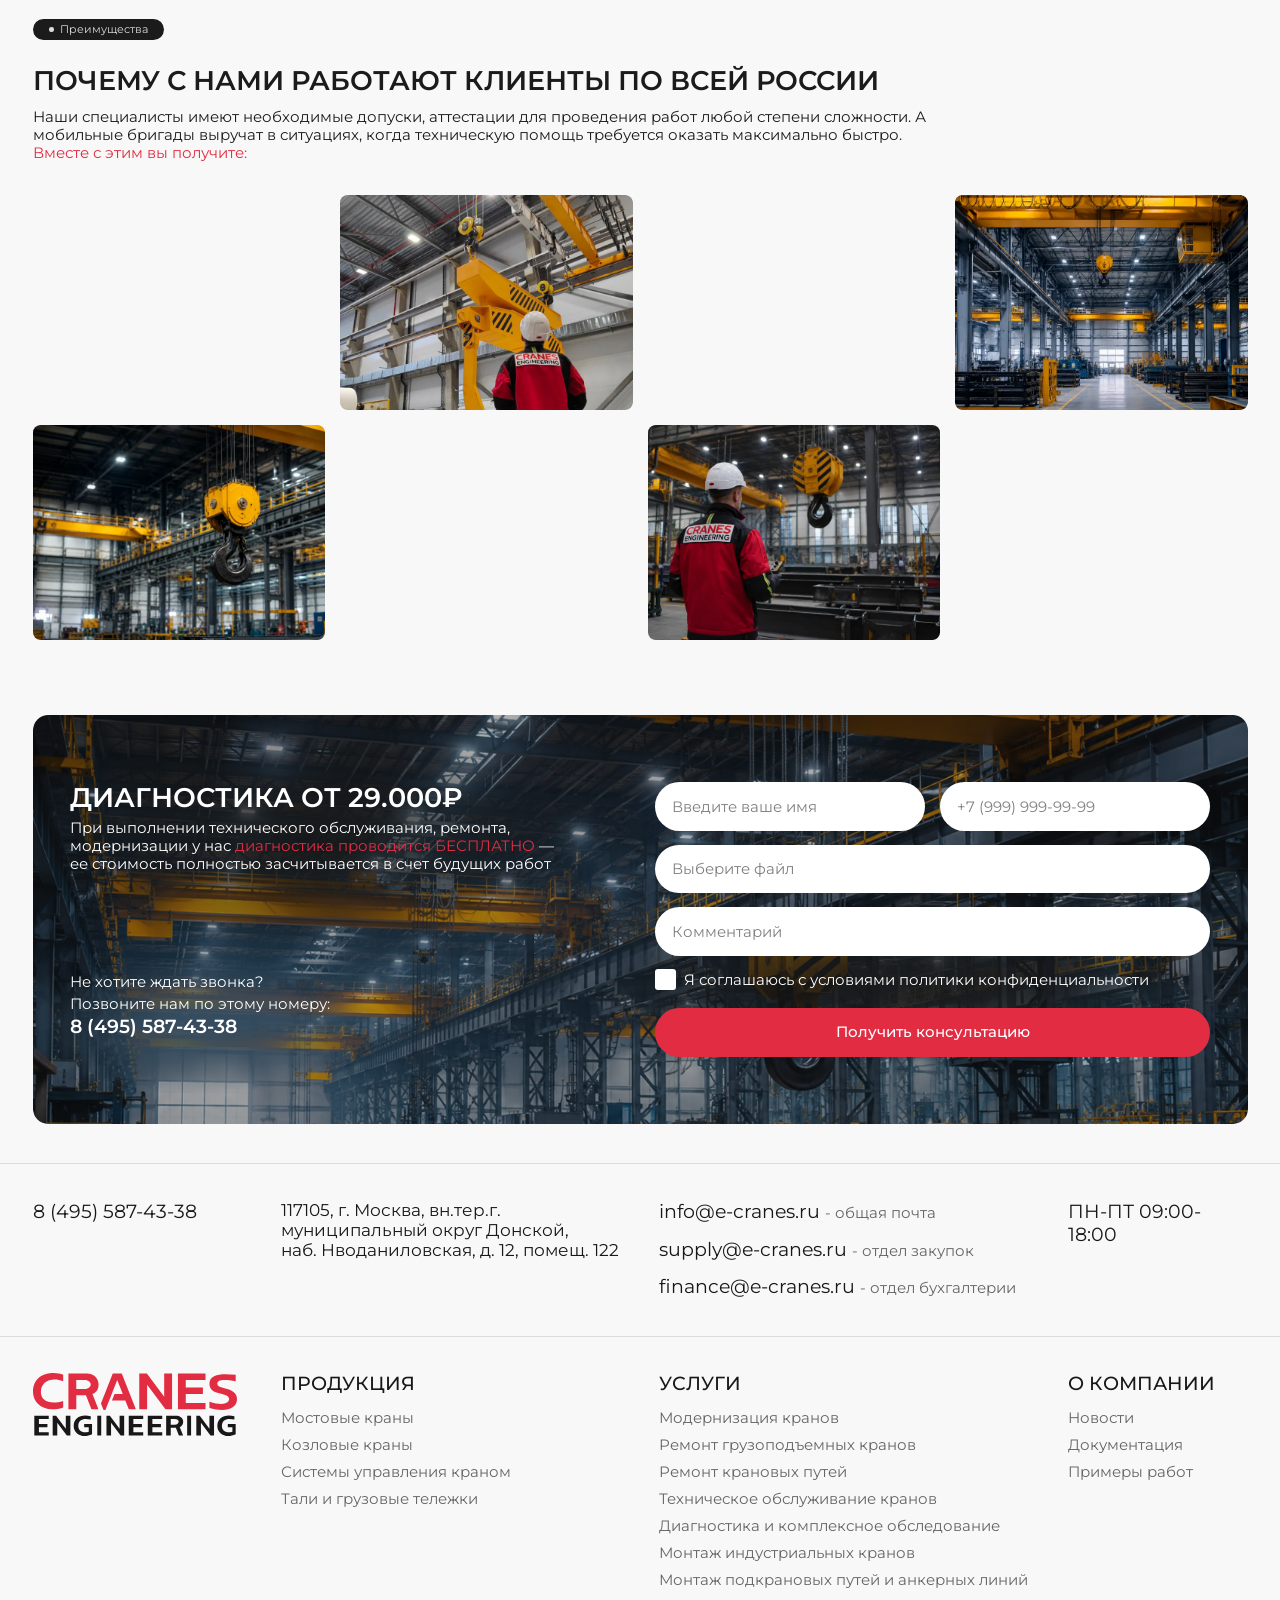
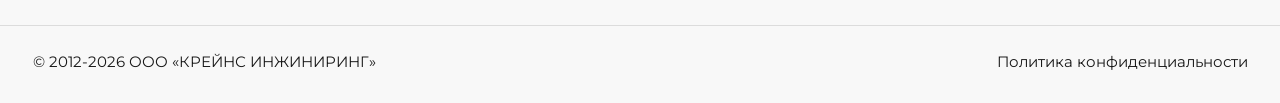
<file: avtomatizaciya-kranov.html>
<!DOCTYPE html>
<html lang="ru">
<head>
  <meta charset="UTF-8">
  <meta name="viewport" content="width=device-width, initial-scale=1.0, viewport-fit=cover">
  <title>Автоматизация кранов — CRANES ENGINEERING</title>
  <link rel="icon" href="data:,">
  <meta name="description" content="Автоматизация грузоподъемных кранов: системы автоматического управления для повышения безопасности, производительности и точности операций.">
  <link rel="preload" href="assets/fonts/montserrat-cyrillic.woff2" as="font" type="font/woff2" crossorigin>
  <link rel="preload" href="assets/fonts/montserrat-latin.woff2" as="font" type="font/woff2" crossorigin>
  <link rel="preload" href="assets/img/hero-bg.webp" as="image" type="image/webp" fetchpriority="high">
  <link rel="stylesheet" href="assets/vendor/swiper/swiper-bundle.min.css">
  <link rel="stylesheet" href="assets/css/main.css">
  <link rel="stylesheet" href="assets/css/responsive.css">
</head>
<body>

  <section class="hero hero--hub hero--modern">
    <div class="hero__bg"></div>
    <div class="hero__glow"></div>
    <div class="hero__crane"></div>
    <div class="hero__overlay"></div>

    <div class="container">
      <header class="header">
        <div class="header__row">
          <a class="header__logo" href="index.html">
            <img src="assets/img/logo-light.svg" alt="CRANES ENGINEERING" width="140" height="43">
          </a>
          <nav class="header__nav" aria-label="Основное меню">
            <ul>
              <li><a href="#">О компании</a></li>
              <li class="header__nav-item has-mega">
                <a href="uslugi.html" aria-haspopup="true" aria-expanded="false">Услуги</a>
                <div class="mega">
                  <ul class="mega__col mega__col--root">
                    <li class="mega__item is-parent" data-mega="modernizaciya">
                      <a href="modernizaciya-kranov.html">Модернизация кранов</a>
                    </li>
                    <li class="mega__item"><a href="avtomatizaciya-kranov.html">Автоматизация кранов</a></li>
                    <li class="mega__item"><a href="#">Удаленное управление кранами</a></li>
                    <li class="mega__item"><a href="remont-mostovyh-kranov.html">Ремонт грузоподъемных кранов</a></li>
                    <li class="mega__item"><a href="#">Техническое обслуживание кранов</a></li>
                    <li class="mega__item"><a href="#">Диагностика<br>и комплексное обследование</a></li>
                    <li class="mega__item"><a href="#">Монтаж индустриальных кранов</a></li>
                    <li class="mega__item"><a href="#">Ремонт крановых путей</a></li>
                  </ul>
                  <ul class="mega__col mega__col--sub" data-mega-sub="modernizaciya">
                    <li class="mega__item"><a href="modernizaciya-kozlovyh-kranov.html">Модернизация козловых кранов</a></li>
                    <li class="mega__item"><a href="modernizaciya-mostovyh-kranov.html">Модернизация мостовых кранов</a></li>
                    <li class="mega__item"><a href="modernizaciya-portalnyh-kranov.html">Модернизация портальных кранов</a></li>
                    <li class="mega__item"><a href="#">Перевод кранов на радиоуправление</a></li>
                    <li class="mega__item"><a href="smart-opcii-dlya-kranov.html">Смарт опции для кранов</a></li>
                  </ul>
                </div>
              </li>
              <li><a href="#">Продукция</a></li>
              <li><a href="#">Документация</a></li>
              <li><a href="#">Наши работы</a></li>
              <li><a href="#">Контакты</a></li>
            </ul>
          </nav>
          <div class="header__contacts">
            <a class="header__phone" href="tel:+74955874338">8 (495) 587-43-38</a>
            <span class="header__hours">ПН-ПТ 09:00-18:00</span>
          </div>
          <button class="btn header__cta" type="button" data-popup="popup-callback">Заказать звонок</button>
          <button class="burger" type="button" aria-label="Открыть меню" aria-expanded="false" aria-controls="mobile-menu">
            <span></span><span></span><span></span>
          </button>
        </div>
        <hr class="header__divider">
      </header>

      <div class="mobile-menu" id="mobile-menu" hidden>
        <nav aria-label="Мобильное меню">
          <ul class="mobile-menu__list">
            <li><a href="#">О компании</a></li>
            <li><a href="uslugi.html">Услуги</a></li>
            <li><a href="#">Продукция</a></li>
            <li><a href="#">Документация</a></li>
            <li><a href="#">Наши работы</a></li>
            <li><a href="#">Контакты</a></li>
          </ul>
        </nav>
        <div class="mobile-menu__contacts">
          <a class="mobile-menu__phone" href="tel:+74955874338">8 (495) 587-43-38</a>
          <span class="header__hours">ПН-ПТ 09:00-18:00</span>
          <button class="btn" type="button" data-popup="popup-callback">Заказать звонок</button>
        </div>
      </div>

      <nav class="breadcrumbs" aria-label="Хлебные крошки">
        <a href="index.html">Главная</a>/ <a href="uslugi.html">Услуги</a>/<span class="breadcrumbs__current">Автоматизация кранов</span>
      </nav>

      <h1 class="hero__title hero__title--xl">Автоматизация кранов</h1>
      <p class="hero__lead">
        Разрабатываем и внедряем системы автоматизации кранов<br>
        <span class="accent">для повышения безопасности, производительности и<br>
        точности</span> грузоподъемных операций.
      </p>
    </div>
  </section>

  <section class="hub-services">
    <div class="container">
      <span class="section-badge">Услуги</span>
      <h2 class="section-title hub-services__title">Автоматизация для повышения эффективности производства</h2>
      <p class="hub-services__lead">
        Обновление кранового оборудования позволяет <span class="accent">оптимизировать рабочие
        процессы, сократить простои и продлить срок службы</span> техники.
      </p>

      <div class="hub-services__grid">
        <article class="service-card" data-reveal>
          <img class="service-card__photo" src="assets/img/huba-portalnyh.webp" alt="Автоматизация портальных кранов" width="790" height="383" loading="lazy">
          <div class="service-card__body">
            <h3 class="service-card__title">Автоматизация портальных кранов</h3>
            <p class="service-card__text">
              Делаем работу оборудования <span class="accent">более точной, управляемой и адаптированной</span> к задачам производства.
            </p>
          </div>
          <a class="service-card__btn" href="#">Подробнее</a>
        </article>

        <article class="service-card" data-reveal>
          <img class="service-card__photo" src="assets/img/huba-mostovyh.webp" alt="Автоматизация мостовых кранов" width="790" height="383" loading="lazy">
          <div class="service-card__body">
            <h3 class="service-card__title">Автоматизация мостовых кранов</h3>
            <p class="service-card__text">
              <span class="accent">Улучшаем управляемость<br>оборудования</span> и повышаем<br>эффективность производственных<br>процессов.
            </p>
          </div>
          <a class="service-card__btn" href="#">Подробнее</a>
        </article>

        <hr class="hub-services__sep">

        <article class="service-card" data-reveal>
          <img class="service-card__photo" src="assets/img/huba-greifernyh.webp" alt="Автоматизация грейферных кранов" width="790" height="383" loading="lazy">
          <div class="service-card__body">
            <h3 class="service-card__title">Автоматизация грейферных кранов</h3>
            <p class="service-card__text">
              <span class="accent">Повышение производительности<br>и безопасности</span> грейферных кранов<br>за счет современных технологий.
            </p>
          </div>
          <a class="service-card__btn" href="#">Подробнее</a>
        </article>

        <article class="service-card" data-reveal>
          <img class="service-card__photo" src="assets/img/huba-kozlovyh.webp" alt="Автоматизация козловых кранов" width="790" height="383" loading="lazy">
          <div class="service-card__body">
            <h3 class="service-card__title">Автоматизация козловых кранов</h3>
            <p class="service-card__text">
              <span class="accent">Внедрение современных<br>компонентов и систем управления</span><br>увеличивает ресурс оборудования.
            </p>
          </div>
          <a class="service-card__btn" href="#">Подробнее</a>
        </article>
      </div>
    </div>
  </section>

  <section class="advantages advantages--mosaic">
    <div class="container">
      <span class="section-badge">Преимущества</span>
      <h2 class="section-title advantages__title">Почему с нами работают клиенты по всей России</h2>
      <p class="advantages__lead">
        Наши специалисты имеют необходимые допуски, аттестации для проведения работ любой степени
        сложности. А мобильные бригады выручат в ситуациях, когда техническую помощь требуется
        оказать максимально быстро.<br>
        <span class="accent">Вместе с этим вы получите:</span>
      </p>

      <div class="advantages__grid">
        <article class="advantage-card" data-reveal>
          <span class="advantage-card__icon">
            <img src="assets/img/icon-clipboard.svg" alt="" width="40" height="40">
          </span>
          <h3 class="advantage-card__title">Диагностика</h3>
          <p class="advantage-card__text">
            Профессиональная <span class="accent">оценка состояния крановой техники</span>,
            оформленная в виде понятного отчета
          </p>
        </article>

        <img class="advantages__photo" src="assets/img/adv-photo-1.webp" alt="" width="390" height="285" loading="lazy">

        <article class="advantage-card" data-reveal>
          <span class="advantage-card__icon">
            <img src="assets/img/icon-helmet.svg" alt="" width="43" height="43">
          </span>
          <h3 class="advantage-card__title">Экспертиза</h3>
          <p class="advantage-card__text">
            <span class="accent">Помощь аттестованных инженеров</span> в оценке рисков,
            планировании работ<br>и подготовке рекомендаций
          </p>
        </article>

        <img class="advantages__photo" src="assets/img/adv-photo-3.webp" alt="" width="390" height="285" loading="lazy">

        <img class="advantages__photo" src="assets/img/adv-photo-2.webp" alt="" width="390" height="285" loading="lazy">

        <article class="advantage-card" data-reveal>
          <span class="advantage-card__icon">
            <img src="assets/img/icon-quality.svg" alt="" width="40" height="40">
          </span>
          <h3 class="advantage-card__title">Планирование</h3>
          <p class="advantage-card__text">
            <span class="accent">Четкий план действий</span> по<br>улучшению работы техники,<br>увеличению безопасности<br>на площадке
          </p>
        </article>

        <img class="advantages__photo" src="assets/img/adv-photo-4.webp" alt="" width="390" height="285" loading="lazy">

        <article class="advantage-card" data-reveal>
          <span class="advantage-card__icon">
            <img src="assets/img/icon-like.svg" alt="" width="41" height="41">
          </span>
          <h3 class="advantage-card__title">Надежность</h3>
          <p class="advantage-card__text advantage-card__text--wide">
            Отсутствие незапланированных<br>поломок, ремонтов, а вместе<br>с этим <span class="accent">лояльность клиентов</span>
          </p>
        </article>
      </div>
    </div>
  </section>

  <section class="diag" id="zayavka">
    <div class="container">
      <div class="diag__box" data-reveal>
        <img class="diag__bg" src="assets/img/diag-bg.webp" alt="" loading="lazy">
        <div class="diag__shade"></div>
        <div class="diag__grid">
          <div class="diag__info">
            <h2 class="diag__title">Диагностика от 29.000₽</h2>
            <p class="diag__text">
              При выполнении технического обслуживания, ремонта, модернизации
              у нас&nbsp;<span class="accent">диагностика проводится БЕСПЛАТНО</span>&nbsp;— ее стоимость полностью
              засчитывается в счет будущих работ
            </p>
            <div class="diag__phone-block">
              <p>Не хотите ждать звонка?</p>
              <p>Позвоните нам по этому номеру:</p>
              <a class="diag__phone" href="tel:+74955874338">8 (495) 587-43-38</a>
            </div>
          </div>
          <form class="diag__form" action="#" method="post">
            <div class="diag__form-row">
              <input class="diag__input" type="text" name="name" placeholder="Введите ваше имя" required>
              <input class="diag__input" type="tel" name="phone" placeholder="+7 (999) 999-99-99" required>
            </div>
            <label class="diag__file">
              <input type="file" name="file">
              <span class="diag__file-label">Выберите файл</span>
            </label>
            <input class="diag__input" type="text" name="comment" placeholder="Комментарий">
            <label class="diag__agree">
              <input type="checkbox" name="agree" required>
              <span class="diag__checkbox" aria-hidden="true"></span>
              Я соглашаюсь с условиями политики конфиденциальности
            </label>
            <button class="btn diag__submit" type="submit">Получить консультацию</button>
          </form>
        </div>
      </div>
    </div>
  </section>

  <footer class="footer">
    <hr>
    <div class="container footer__contacts">
      <a href="tel:+74955874338">8 (495) 587-43-38</a>
      <p class="footer__address">
        117105, г. Москва, вн.тер.г.<br>
        муниципальный округ Донской,<br>
        наб. Нводаниловская, д. 12, помещ. 122
      </p>
      <ul class="footer__emails">
        <li><a href="mailto:info@e-cranes.ru">info@e-cranes.ru</a> <span class="note">- общая почта</span></li>
        <li><a href="mailto:supply@e-cranes.ru">supply@e-cranes.ru</a> <span class="note">- отдел закупок</span></li>
        <li><a href="mailto:finance@e-cranes.ru">finance@e-cranes.ru</a> <span class="note">- отдел бухгалтерии</span></li>
      </ul>
      <span>ПН-ПТ 09:00-18:00</span>
    </div>
    <hr>
    <div class="container footer__cols">
      <a class="footer__logo" href="index.html">
        <img src="assets/img/logo-dark.svg" alt="CRANES ENGINEERING" width="273" height="84">
      </a>
      <div class="footer__col">
        <p class="footer__col-title">Продукция</p>
        <ul>
          <li><a href="#">Мостовые краны</a></li>
          <li><a href="#">Козловые краны</a></li>
          <li><a href="#">Системы управления краном</a></li>
          <li><a href="#">Тали и грузовые тележки</a></li>
        </ul>
      </div>
      <div class="footer__col">
        <p class="footer__col-title">Услуги</p>
        <ul>
          <li><a href="modernizaciya-kranov.html">Модернизация кранов</a></li>
          <li><a href="#">Ремонт грузоподъемных кранов</a></li>
          <li><a href="#">Ремонт крановых путей</a></li>
          <li><a href="#">Техническое обслуживание кранов</a></li>
          <li><a href="#">Диагностика и комплексное обследование</a></li>
          <li><a href="#">Монтаж индустриальных кранов</a></li>
          <li><a href="#">Монтаж подкрановых путей и анкерных линий</a></li>
        </ul>
      </div>
      <div class="footer__col">
        <p class="footer__col-title">О компании</p>
        <ul>
          <li><a href="#">Новости</a></li>
          <li><a href="#">Документация</a></li>
          <li><a href="#">Примеры работ</a></li>
        </ul>
      </div>
    </div>
    <hr>
    <div class="container footer__bottom">
      <span>© 2012-2026 ООО «КРЕЙНС ИНЖИНИРИНГ»</span>
      <a href="#">Политика конфиденциальности</a>
    </div>
  </footer>

  <script src="assets/vendor/swiper/swiper-bundle.min.js"></script>
    <div class="modal" id="popup-callback" role="dialog" aria-modal="true" aria-labelledby="popup-callback-title" hidden>
    <div class="modal__box modal__box--form">
      <button class="modal__close" type="button" aria-label="Закрыть">
        <svg width="30" height="30" viewBox="0 0 30 30" fill="none"><path d="M3 3l24 24M27 3L3 27" stroke="currentColor" stroke-width="4"/></svg>
      </button>
      <h3 class="modal__title" id="popup-callback-title">Заказать звонок</h3>
      <p class="modal__text">
        Оставьте номер — перезвоним в рабочее время,
        <span class="accent">ПН-ПТ 09:00-18:00.</span>
      </p>
      <form class="callback__form" action="#" method="post">
        <input class="consult__input" type="text" name="name" placeholder="Введите ваше имя" required>
        <input class="consult__input" type="tel" name="phone" placeholder="+7 (999) 999-99-99" required>
        <label class="consult__agree">
          <input type="checkbox" name="agree" required>
          <span class="consult__checkbox" aria-hidden="true"></span>
          Я соглашаюсь с условиями политики конфиденциальности
        </label>
        <button class="btn callback__submit" type="submit">Жду звонка</button>
      </form>
    </div>
  </div>

  <script src="assets/js/main.js"></script>
</body>
</html>
</file>
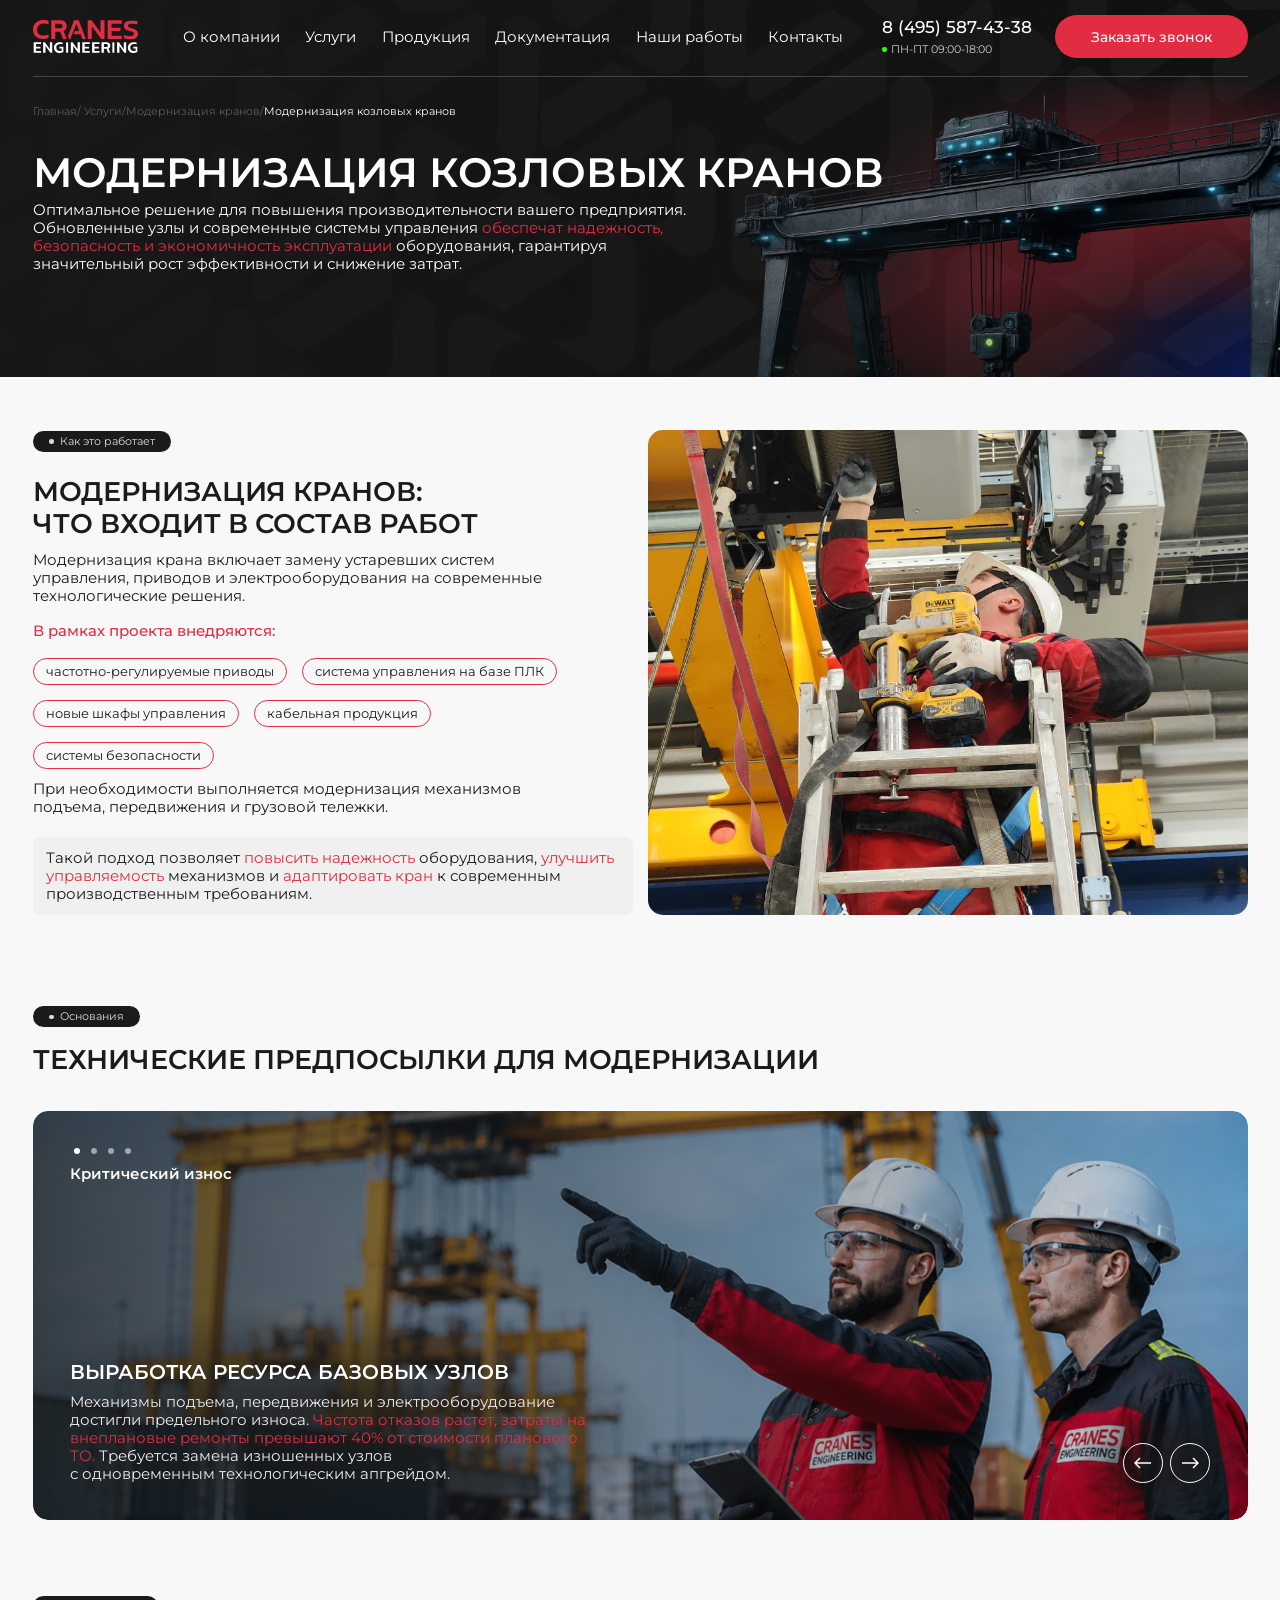
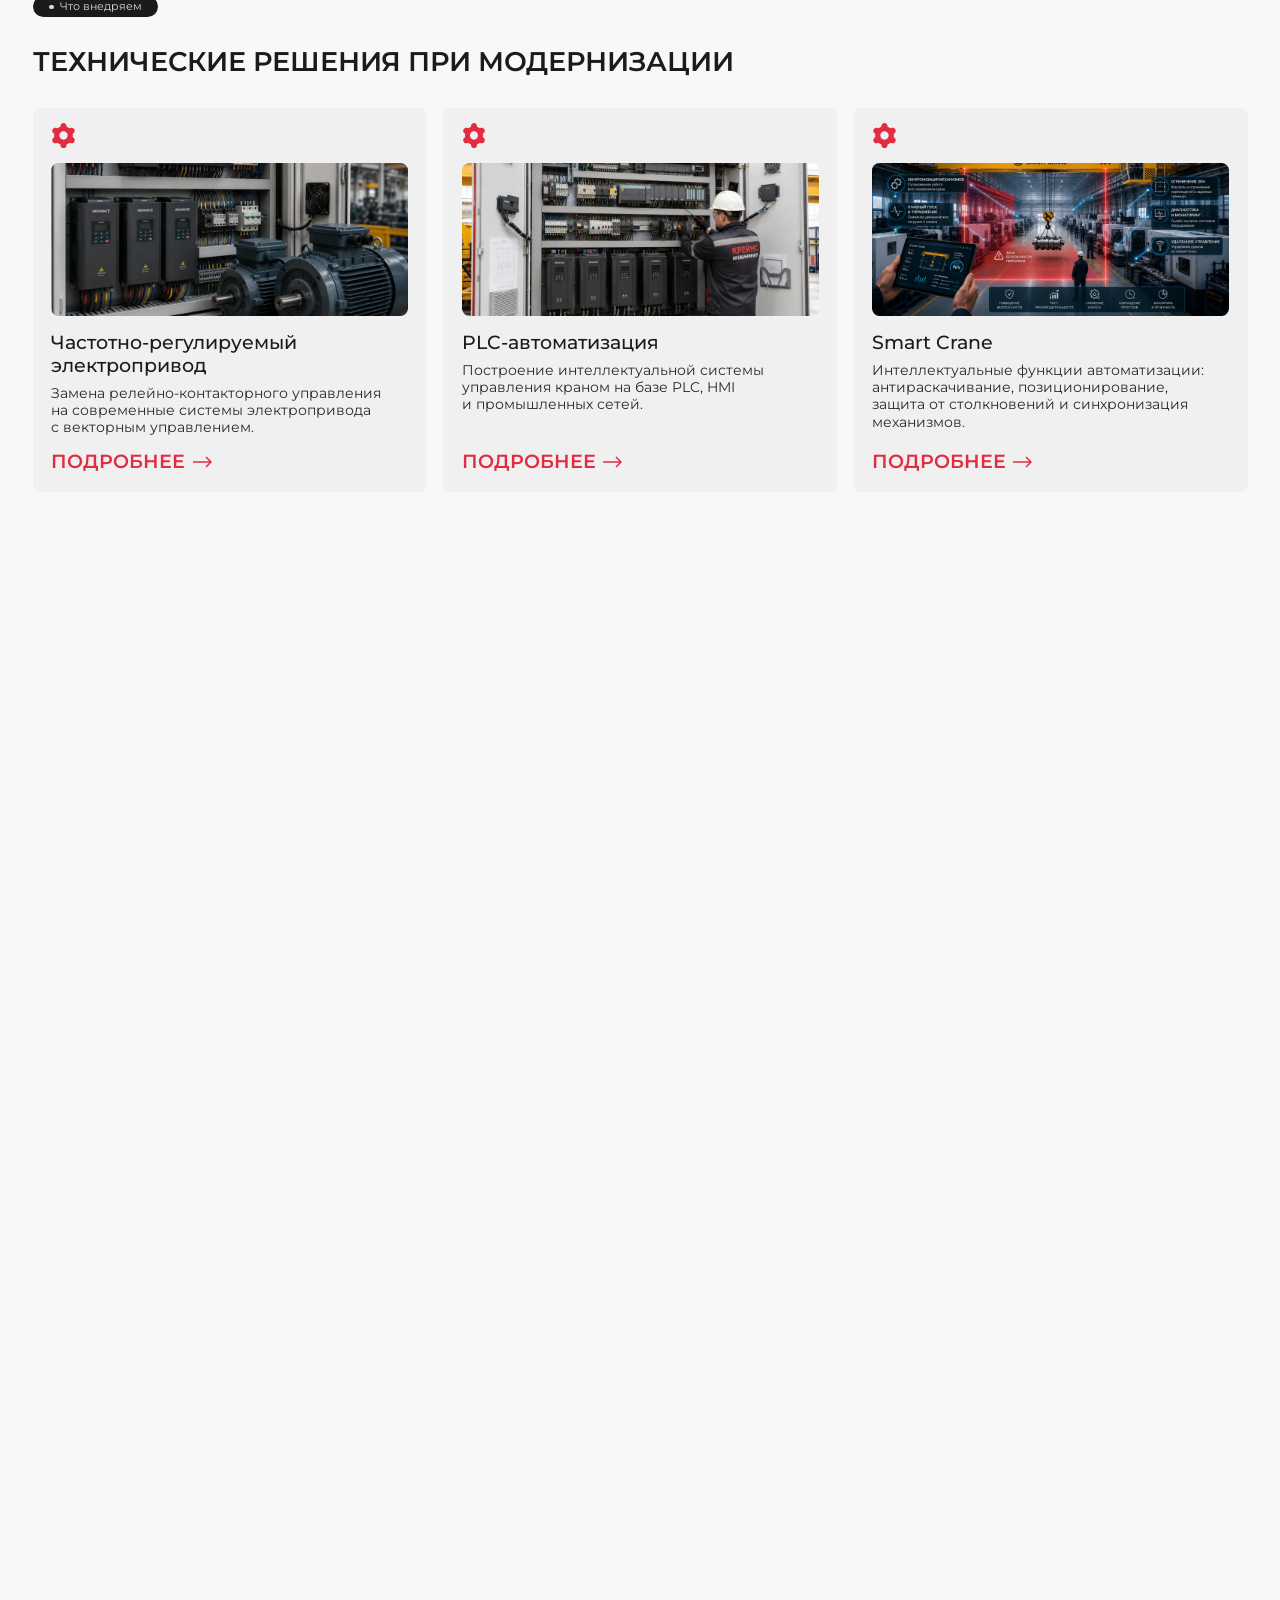
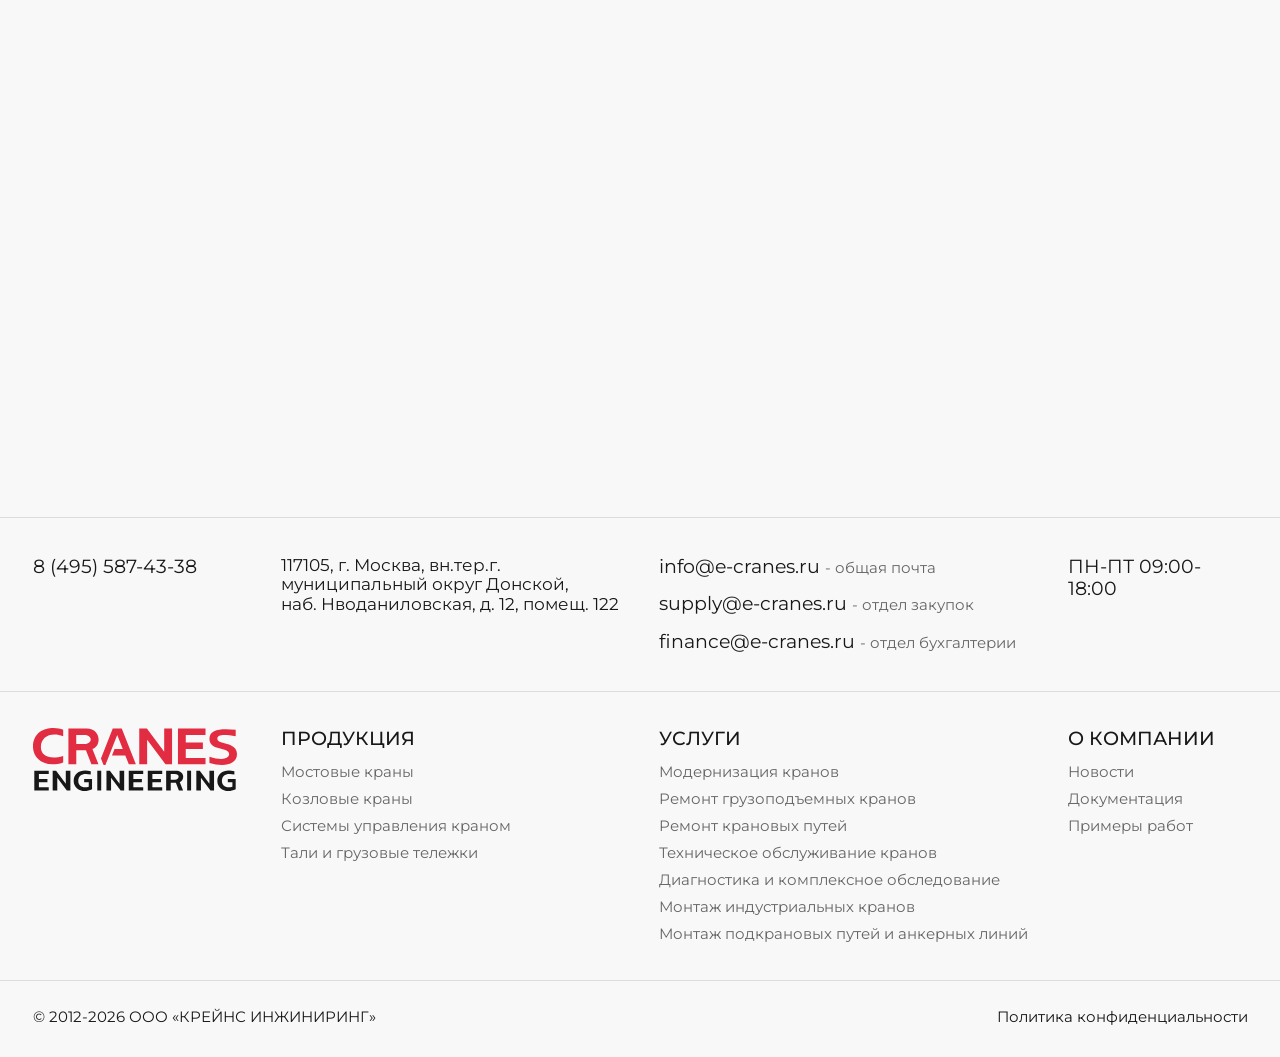
<file: modernizaciya-kozlovyh-kranov.html>
<!DOCTYPE html>
<html lang="ru">
<head>
  <meta charset="UTF-8">
  <meta name="viewport" content="width=device-width, initial-scale=1.0, viewport-fit=cover">
  <title>Модернизация козловых кранов — CRANES ENGINEERING</title>
  <link rel="icon" href="data:,">
  <meta name="description" content="Модернизация козловых кранов: обновление узлов, современные системы управления, частотно-регулируемые приводы. Рост эффективности и снижение затрат.">
  <link rel="preload" href="assets/fonts/montserrat-cyrillic.woff2" as="font" type="font/woff2" crossorigin>
  <link rel="preload" href="assets/fonts/montserrat-latin.woff2" as="font" type="font/woff2" crossorigin>
  <link rel="preload" href="assets/img/hero-bg.webp" as="image" type="image/webp" fetchpriority="high">
  <link rel="stylesheet" href="assets/vendor/swiper/swiper-bundle.min.css">
  <link rel="stylesheet" href="assets/css/main.css">
  <link rel="stylesheet" href="assets/css/responsive.css">
</head>
<body>

  <section class="hero hero--koz">
    <div class="hero__bg"></div>
    <div class="hero__glow"></div>
    <div class="hero__crane"></div>
    <div class="hero__overlay"></div>

    <div class="container">
      <header class="header">
        <div class="header__row">
          <a class="header__logo" href="index.html">
            <img src="assets/img/logo-light.svg" alt="CRANES ENGINEERING" width="140" height="43">
          </a>
          <nav class="header__nav" aria-label="Основное меню">
            <ul>
              <li><a href="#">О компании</a></li>
              <li class="header__nav-item has-mega">
                <a href="uslugi.html" aria-haspopup="true" aria-expanded="false">Услуги</a>
                <div class="mega">
                  <ul class="mega__col mega__col--root">
                    <li class="mega__item is-parent" data-mega="modernizaciya">
                      <a href="modernizaciya-kranov.html">Модернизация кранов</a>
                    </li>
                    <li class="mega__item"><a href="avtomatizaciya-kranov.html">Автоматизация кранов</a></li>
                    <li class="mega__item"><a href="#">Удаленное управление кранами</a></li>
                    <li class="mega__item"><a href="remont-mostovyh-kranov.html">Ремонт грузоподъемных кранов</a></li>
                    <li class="mega__item"><a href="#">Техническое обслуживание кранов</a></li>
                    <li class="mega__item"><a href="#">Диагностика<br>и комплексное обследование</a></li>
                    <li class="mega__item"><a href="#">Монтаж индустриальных кранов</a></li>
                    <li class="mega__item"><a href="#">Ремонт крановых путей</a></li>
                  </ul>
                  <ul class="mega__col mega__col--sub" data-mega-sub="modernizaciya">
                    <li class="mega__item"><a href="modernizaciya-kozlovyh-kranov.html">Модернизация козловых кранов</a></li>
                    <li class="mega__item"><a href="modernizaciya-mostovyh-kranov.html">Модернизация мостовых кранов</a></li>
                    <li class="mega__item"><a href="modernizaciya-portalnyh-kranov.html">Модернизация портальных кранов</a></li>
                    <li class="mega__item"><a href="#">Перевод кранов на радиоуправление</a></li>
                    <li class="mega__item"><a href="smart-opcii-dlya-kranov.html">Смарт опции для кранов</a></li>
                  </ul>
                </div>
              </li>
              <li><a href="#">Продукция</a></li>
              <li><a href="#">Документация</a></li>
              <li><a href="#">Наши работы</a></li>
              <li><a href="#">Контакты</a></li>
            </ul>
          </nav>
          <div class="header__contacts">
            <a class="header__phone" href="tel:+74955874338">8 (495) 587-43-38</a>
            <span class="header__hours">ПН-ПТ 09:00-18:00</span>
          </div>
          <button class="btn header__cta" type="button" data-popup="popup-callback">Заказать звонок</button>
          <button class="burger" type="button" aria-label="Открыть меню" aria-expanded="false" aria-controls="mobile-menu">
            <span></span><span></span><span></span>
          </button>
        </div>
        <hr class="header__divider">
      </header>

      <div class="mobile-menu" id="mobile-menu" hidden>
        <nav aria-label="Мобильное меню">
          <ul class="mobile-menu__list">
            <li><a href="#">О компании</a></li>
            <li><a href="uslugi.html">Услуги</a></li>
            <li><a href="#">Продукция</a></li>
            <li><a href="#">Документация</a></li>
            <li><a href="#">Наши работы</a></li>
            <li><a href="#">Контакты</a></li>
          </ul>
        </nav>
        <div class="mobile-menu__contacts">
          <a class="mobile-menu__phone" href="tel:+74955874338">8 (495) 587-43-38</a>
          <span class="header__hours">ПН-ПТ 09:00-18:00</span>
          <button class="btn" type="button" data-popup="popup-callback">Заказать звонок</button>
        </div>
      </div>

      <nav class="breadcrumbs" aria-label="Хлебные крошки">
        <a href="index.html">Главная</a>/ <a href="uslugi.html">Услуги</a>/<a href="modernizaciya-kranov.html">Модернизация кранов</a>/<span class="breadcrumbs__current">Модернизация козловых кранов</span>
      </nav>

      <h1 class="hero__title">Модернизация козловых кранов</h1>
      <p class="hero__lead hero__lead--wide">
        Оптимальное решение для повышения производительности вашего предприятия.
        Обновленные узлы и современные системы управления <span class="accent">обеспечат
        надежность, безопасность и экономичность эксплуатации</span> оборудования,
        гарантируя значительный рост эффективности и снижение затрат.
      </p>
    </div>
  </section>

  <section class="intro">
    <div class="container intro__grid">
      <div class="intro__content" data-reveal>
        <span class="section-badge">Как это работает</span>
        <h2 class="section-title intro__title">Модернизация кранов:<br>что входит в состав работ</h2>
        <p class="intro__text">
          Модернизация крана включает замену устаревших систем управления,
          приводов и электрооборудования на современные технологические решения.
        </p>
        <p class="intro__list-label">В рамках проекта внедряются:</p>
        <ul class="intro__chips">
          <li class="chip">частотно-регулируемые приводы</li>
          <li class="chip">система управления на базе ПЛК</li>
          <li class="chip">новые шкафы управления</li>
          <li class="chip">кабельная продукция</li>
          <li class="chip">системы безопасности</li>
        </ul>
        <p class="intro__text">
          При необходимости выполняется модернизация механизмов подъема,
          передвижения и грузовой тележки.
        </p>
        <div class="intro__note">
          Такой подход позволяет <span class="accent">повысить надежность</span> оборудования,
          <span class="accent">улучшить управляемость</span> механизмов
          и <span class="accent">адаптировать кран</span> к современным производственным требованиям.
        </div>
      </div>
      <div class="intro__photo" data-reveal>
        <img loading="lazy" src="assets/img/intro-photo-koz.webp" alt="Модернизация шкафа управления крана" width="800" height="647">
      </div>
    </div>
  </section>

  <section class="reasons">
    <div class="container">
      <span class="section-badge" data-reveal>Основания</span>
      <h2 class="section-title reasons__title" data-reveal>Технические предпосылки для модернизации</h2>

      <div class="reasons__slider swiper" data-reveal>
        <div class="swiper-wrapper">

          <div class="swiper-slide reasons__slide">
            <img class="reasons__photo" src="assets/img/slide-iznos.webp" alt="Критический износ оборудования" loading="lazy">
            <div class="reasons__shade"></div>
            <div class="reasons__top">
              <p class="reasons__label">Критический износ</p>
            </div>
            <div class="reasons__body">
              <h3 class="reasons__heading">Выработка ресурса базовых узлов</h3>
              <p class="reasons__text">
                Механизмы подъема, передвижения и электрооборудование<br>
                достигли предельного износа. <span class="accent">Частота отказов растет, затраты на<br>
                внеплановые ремонты превышают 40% от стоимости планового<br>
                ТО.</span> Требуется замена изношенных узлов<br>
                с одновременным технологическим апгрейдом.
              </p>
            </div>
          </div>

          <div class="swiper-slide reasons__slide">
            <img class="reasons__photo" src="assets/img/slide-trebovaniya.webp" alt="Рост производственных требований" loading="lazy">
            <div class="reasons__shade"></div>
            <div class="reasons__top">
              <p class="reasons__label">Несоответствие требованиям</p>
            </div>
            <div class="reasons__body">
              <h3 class="reasons__heading">Рост производственных требований</h3>
              <p class="reasons__text">
                Изменение технологического процесса требует увеличения<br>
                грузоподъемности, скорости или точности позиционирования.<br>
                Действующее оборудование <span class="accent">не обеспечивает требуемую<br>
                производительность, создает узкие места</span> в производственном цикле.
              </p>
            </div>
          </div>

          <div class="swiper-slide reasons__slide">
            <img class="reasons__photo" src="assets/img/slide-bezopasnost.webp" alt="Современные системы безопасности" loading="lazy">
            <div class="reasons__shade"></div>
            <div class="reasons__top">
              <p class="reasons__label">Устаревшие системы безопасности</p>
            </div>
            <div class="reasons__body">
              <h3 class="reasons__heading">Повышение требований безопасности</h3>
              <p class="reasons__text">
                Современные требования промышленной безопасности предъявляют<br>
                <span class="accent">повышенные требования к системам управления мостовыми кранами.</span><br>
                Интеграция систем функциональной безопасности, диагностики и непрерывного<br>
                мониторинга повышает уровень защиты оборудования и персонала.
              </p>
            </div>
          </div>

          <div class="swiper-slide reasons__slide">
            <img class="reasons__photo" src="assets/img/slide-zatraty.webp" alt="Устаревшее электрооборудование" loading="lazy">
            <div class="reasons__shade"></div>
            <div class="reasons__top">
              <p class="reasons__label">Низкая энергоэффективность</p>
            </div>
            <div class="reasons__body">
              <h3 class="reasons__heading">Высокие эксплуатационные затраты</h3>
              <p class="reasons__text">
                Устаревшие системы электропривода и релейно-контакторного<br>
                управления отличаются <span class="accent">низкой энергоэффективностью и высокими<br>
                эксплуатационными затратами.</span><br>
                Энергопотребление и стоимость обслуживания значительно превышают<br>
                показатели современных частотно-регулируемых систем на 45-60%.
              </p>
            </div>
          </div>

        </div>

        <div class="reasons__pagination swiper-pagination"></div>

        <div class="reasons__nav">
          <button class="reasons__arrow reasons__arrow--prev" type="button" aria-label="Предыдущий слайд">
            <svg width="17" height="12" viewBox="0 0 17 12" fill="none"><path d="M6 1 1 6l5 5M1 6h16" stroke="currentColor" stroke-width="1.5"/></svg>
          </button>
          <button class="reasons__arrow reasons__arrow--next" type="button" aria-label="Следующий слайд">
            <svg width="17" height="12" viewBox="0 0 17 12" fill="none"><path d="M11 1l5 5-5 5M16 6H0" stroke="currentColor" stroke-width="1.5"/></svg>
          </button>
        </div>
      </div>
    </div>
  </section>

  <section class="solutions">
    <div class="container">
      <span class="section-badge" data-reveal>Что внедряем</span>
      <h2 class="section-title solutions__title" data-reveal>Технические решения при модернизации</h2>

      <div class="solutions__grid">

        <article class="solution-card" data-reveal>
          <img class="solution-card__icon" src="assets/img/icon-gear.svg" alt="" width="33" height="33">
          <img class="solution-card__photo" src="assets/img/card-privod.webp" alt="Частотно-регулируемый электропривод" loading="lazy">
          <h3 class="solution-card__title">Частотно-регулируемый электропривод</h3>
          <p class="solution-card__text">
            Замена релейно-контакторного управления<br>
            на современные системы электропривода<br>
            с&nbsp;векторным управлением.
          </p>
          <button class="solution-card__more" type="button" data-popup="popup-privod">
            Подробнее
            <svg width="19" height="12" viewBox="0 0 19 12" fill="none"><path d="M13 1l5 5-5 5M18 6H0" stroke="currentColor" stroke-width="1.5"/></svg>
          </button>
        </article>

        <article class="solution-card" data-reveal>
          <img class="solution-card__icon" src="assets/img/icon-gear.svg" alt="" width="33" height="33">
          <img class="solution-card__photo" src="assets/img/card-plc.webp" alt="PLC-автоматизация" loading="lazy">
          <h3 class="solution-card__title">PLC-автоматизация</h3>
          <p class="solution-card__text">
            Построение интеллектуальной системы управления краном на базе PLC, HMI
            и&nbsp;промышленных сетей.
          </p>
          <button class="solution-card__more" type="button" data-popup="popup-plc">
            Подробнее
            <svg width="19" height="12" viewBox="0 0 19 12" fill="none"><path d="M13 1l5 5-5 5M18 6H0" stroke="currentColor" stroke-width="1.5"/></svg>
          </button>
        </article>

        <article class="solution-card" data-reveal>
          <img class="solution-card__icon" src="assets/img/icon-gear.svg" alt="" width="33" height="33">
          <img class="solution-card__photo" src="assets/img/card-smart.webp" alt="Smart Crane" loading="lazy">
          <h3 class="solution-card__title">Smart Crane</h3>
          <p class="solution-card__text">
            Интеллектуальные функции автоматизации:<br>
            антираскачивание, позиционирование,<br>
            защита от столкновений и синхронизация<br>
            механизмов.
          </p>
          <button class="solution-card__more" type="button" data-popup="popup-smart">
            Подробнее
            <svg width="19" height="12" viewBox="0 0 19 12" fill="none"><path d="M13 1l5 5-5 5M18 6H0" stroke="currentColor" stroke-width="1.5"/></svg>
          </button>
        </article>

        <article class="solution-card" data-reveal>
          <img class="solution-card__icon" src="assets/img/icon-gear.svg" alt="" width="33" height="33">
          <img class="solution-card__photo" src="assets/img/card-remote.webp" alt="Удаленное управление" loading="lazy">
          <h3 class="solution-card__title">Удаленное управление</h3>
          <p class="solution-card__text">
            Управление краном из удаленной операторской с использованием видеонаблюдения
            и защищенных<br>каналов передачи данных.
          </p>
          <button class="solution-card__more" type="button" data-popup="popup-remote">
            Подробнее
            <svg width="19" height="12" viewBox="0 0 19 12" fill="none"><path d="M13 1l5 5-5 5M18 6H0" stroke="currentColor" stroke-width="1.5"/></svg>
          </button>
        </article>

        <article class="solution-card" data-reveal>
          <img class="solution-card__icon" src="assets/img/icon-gear.svg" alt="" width="33" height="33">
          <img class="solution-card__photo" src="assets/img/card-monitoring.webp" alt="Цифровой мониторинг" loading="lazy">
          <h3 class="solution-card__title">Цифровой мониторинг</h3>
          <p class="solution-card__text">
            Контроль технического состояния оборудования в режиме реального времени,
            диагностика и предиктивная аналитика.
          </p>
          <button class="solution-card__more" type="button" data-popup="popup-monitoring">
            Подробнее
            <svg width="19" height="12" viewBox="0 0 19 12" fill="none"><path d="M13 1l5 5-5 5M18 6H0" stroke="currentColor" stroke-width="1.5"/></svg>
          </button>
        </article>

        <article class="solution-card" data-reveal>
          <img class="solution-card__icon" src="assets/img/icon-gear.svg" alt="" width="33" height="33">
          <img class="solution-card__photo" src="assets/img/card-safety.webp" alt="Системы безопасности" loading="lazy">
          <h3 class="solution-card__title">Системы безопасности</h3>
          <p class="solution-card__text">
            Функциональная безопасность, контроль нагрузки, ограничение рабочих зон
            и&nbsp;повышение уровня промышленной безопасности.
          </p>
          <button class="solution-card__more" type="button" data-popup="popup-safety">
            Подробнее
            <svg width="19" height="12" viewBox="0 0 19 12" fill="none"><path d="M13 1l5 5-5 5M18 6H0" stroke="currentColor" stroke-width="1.5"/></svg>
          </button>
        </article>

      </div>
    </div>
  </section>

  <section class="smart-banner">
    <div class="container smart-banner__grid">
      <div class="smart-banner__card" data-reveal>
        <h2 class="section-title">Смарт-опции для<br>модернизации кранов</h2>
        <p class="smart-banner__text">
          Дополните проект <span class="accent">современными системами автоматизации,
          безопасности и управления</span>. Подберите решения, которые максимально
          соответствуют задачам вашего производства.
        </p>
        <a class="btn btn--dark smart-banner__btn" href="smart-opcii-dlya-kranov.html">Посмотреть смарт-опции</a>
      </div>
      <div class="smart-banner__photo" data-reveal>
        <img src="assets/img/smart-banner.webp" alt="Смарт-опции для кранов" loading="lazy">
      </div>
    </div>
  </section>

  <section class="effect">
    <div class="container">
      <span class="section-badge" data-reveal>Выгоды</span>
      <div class="effect__head" data-reveal>
        <h2 class="section-title">Экономический эффект модернизации</h2>
        <div class="effect__nav">
          <button class="effect__arrow effect__arrow--prev" type="button" aria-label="Предыдущий слайд">
            <svg width="17" height="12" viewBox="0 0 17 12" fill="none"><path d="M6 1 1 6l5 5M1 6h16" stroke="currentColor" stroke-width="1.5"/></svg>
          </button>
          <button class="effect__arrow effect__arrow--next" type="button" aria-label="Следующий слайд">
            <svg width="17" height="12" viewBox="0 0 17 12" fill="none"><path d="M11 1l5 5-5 5M16 6H0" stroke="currentColor" stroke-width="1.5"/></svg>
          </button>
        </div>
      </div>

      <div class="effect__slider swiper" data-reveal>
        <div class="swiper-wrapper">

          <div class="swiper-slide effect-card">
            <img class="effect-card__photo" src="assets/img/effect-energy.webp" alt="Снижение энергопотребления" loading="lazy">
            <div class="effect-card__shade"></div>
            <span class="effect-card__icon">
              <img src="assets/img/icon-shield.svg" alt="" width="20" height="22">
            </span>
            <div class="effect-card__body">
              <h3 class="effect-card__title">Снижение энергопотребления на 30%</h3>
              <p class="effect-card__caption effect-card__caption--18">За счет применения ЧРП с рекуперацией<br>и оптимизации режимов работы</p>
            </div>
          </div>

          <div class="swiper-slide effect-card">
            <img class="effect-card__photo" src="assets/img/effect-toir.webp" alt="Сокращение затрат на ТОиР" loading="lazy">
            <div class="effect-card__shade"></div>
            <span class="effect-card__icon">
              <img src="assets/img/icon-shield.svg" alt="" width="20" height="22">
            </span>
            <div class="effect-card__body">
              <h3 class="effect-card__title">Сокращение затрат на ТОиР на 45–55%</h3>
              <p class="effect-card__caption effect-card__caption--18">Снижение частоты отказов, переход<br>на предиктивное обслуживание</p>
            </div>
          </div>

          <div class="swiper-slide effect-card">
            <img class="effect-card__photo" src="assets/img/effect-service.webp" alt="Продление срока службы" loading="lazy">
            <div class="effect-card__shade"></div>
            <span class="effect-card__icon">
              <img src="assets/img/icon-shield.svg" alt="" width="20" height="22">
            </span>
            <div class="effect-card__body">
              <h3 class="effect-card__title">Продление срока службы на 15–20 лет</h3>
              <p class="effect-card__caption effect-card__caption--18">Замена изношенных узлов, снижение динамических нагрузок, защита конструкций</p>
            </div>
          </div>


          <div class="swiper-slide effect-card">
            <img class="effect-card__photo" src="assets/img/effect-rost.webp" alt="Рост производительности" loading="lazy">
            <div class="effect-card__shade"></div>
            <span class="effect-card__icon">
              <img src="assets/img/icon-shield.svg" alt="" width="20" height="22">
            </span>
            <div class="effect-card__body">
              <h3 class="effect-card__title">Рост производительности на 28–38%</h3>
              <p class="effect-card__caption effect-card__caption--18">Увеличение скоростей, сокращение времени цикла, точное позиционирование</p>
            </div>
          </div>

          <div class="swiper-slide effect-card">
            <img class="effect-card__photo" src="assets/img/effect-shtat.webp" alt="Оптимизация штата" loading="lazy">
            <div class="effect-card__shade"></div>
            <span class="effect-card__icon">
              <img src="assets/img/icon-shield.svg" alt="" width="20" height="22">
            </span>
            <div class="effect-card__body">
              <h3 class="effect-card__title">Оптимизация штата на 18–35%</h3>
              <p class="effect-card__caption effect-card__caption--18">Автоматизация операций, повышение производительности одного оператора</p>
            </div>
          </div>

          <div class="swiper-slide effect-card">
            <img class="effect-card__photo" src="assets/img/effect-avar.webp" alt="Снижение аварийности" loading="lazy">
            <div class="effect-card__shade"></div>
            <span class="effect-card__icon">
              <img src="assets/img/icon-shield.svg" alt="" width="20" height="22">
            </span>
            <div class="effect-card__body">
              <h3 class="effect-card__title">Снижение аварийности на 70–80%</h3>
              <p class="effect-card__caption effect-card__caption--18">Внедрение систем защиты, ограничителей, мониторинга критических параметров</p>
            </div>
          </div>
        </div>
      </div>
    </div>
  </section>

  <section class="consult" id="zayavka">
    <div class="container">
      <form class="consult__box" action="#" method="post" data-reveal>
        <h2 class="section-title">Бесплатная консультация</h2>
        <p class="consult__text">
          Если вы хотите, чтобы крановое оборудование работало эффективно, бесперебойно, информативно,<br>
          <span class="accent">мы подберем функции</span>, которые отвечают
          требованиям именно вашего производственного процесса.
        </p>
        <div class="consult__row">
          <input class="consult__input" type="text" name="name" placeholder="Введите ваше имя" required>
          <input class="consult__input" type="tel" name="phone" placeholder="+7 (999) 999-99-99" required>
          <button class="btn consult__submit" type="submit">Получить консультацию</button>
        </div>
        <label class="consult__agree">
          <input type="checkbox" name="agree" required>
          <span class="consult__checkbox" aria-hidden="true"></span>
          Я соглашаюсь с условиями политики конфиденциальности
        </label>
      </form>
    </div>
  </section>

  <section class="stages">
    <div class="container">
      <span class="section-badge" data-reveal>Этапы</span>
      <h2 class="section-title stages__title" data-reveal>Этапы выполнения работ по модернизации</h2>
      <p class="stages__lead" data-reveal>
        <span class="accent">Крейнс</span> <b>Инжиниринг</b>&nbsp;применяет проектный подход
        с четким разделением этапов<br>
        и&nbsp;контролем сроков выполнения.
      </p>

      <div class="stages__grid">
        <div class="stage-card" data-reveal>
          <span class="stage-card__num">01</span>
          <h3 class="stage-card__title">Технический аудит</h3>
          <p class="stage-card__text">Проверка конструкций, механизмов и систем управления.</p>
        </div>
        <div class="stage-card" data-reveal>
          <span class="stage-card__num">02</span>
          <h3 class="stage-card__title">Разработка проекта</h3>
          <p class="stage-card__text">Разработка технического решения, расчеты и подбор оборудования.</p>
        </div>
        <div class="stage-card stage-card--photo" data-reveal>
          <img src="assets/img/stages-photo-koz.webp" alt="Цех с мостовым краном" loading="lazy">
        </div>
        <div class="stage-card" data-reveal>
          <span class="stage-card__num">03</span>
          <h3 class="stage-card__title">Изготовление и поставка</h3>
          <p class="stage-card__text">Производство конструкций, комплектация и доставка оборудования на объект.</p>
        </div>
        <div class="stage-card" data-reveal>
          <span class="stage-card__num">04</span>
          <h3 class="stage-card__title">Демонтажные работы</h3>
          <p class="stage-card__text">Вывод оборудования из&nbsp;эксплуатации и подготовка к&nbsp;модернизации.</p>
        </div>
        <div class="stage-card" data-reveal>
          <span class="stage-card__num">05</span>
          <h3 class="stage-card__title">Монтаж и интеграция</h3>
          <p class="stage-card__text">Установка новых механизмов, систем управления и&nbsp;инженерных коммуникаций.</p>
        </div>
        <div class="stage-card" data-reveal>
          <span class="stage-card__num">06</span>
          <h3 class="stage-card__title">Пусконаладка</h3>
          <p class="stage-card__text">Настройка оборудования, программирование и&nbsp;проведение испытаний.</p>
        </div>
        <div class="stage-card stage-card--accent" data-reveal>
          <span class="stage-card__num">07</span>
          <h3 class="stage-card__title">Приемка и обучение</h3>
          <p class="stage-card__text">Приемочные испытания, обучение персонала и передача документации.</p>
        </div>
      </div>
    </div>
  </section>

  <section class="about">
    <div class="container">
      <span class="section-badge" data-reveal>О нас</span>
      <h2 class="section-title about__title" data-reveal>Новая эффективность вашего кранового оборудования</h2>
      <p class="about__lead" data-reveal>
        <span class="accent">Внедряем технические решения</span>, которые позволяют оптимизировать оборудование, снизить
        затраты на потребление и адаптировать кран к современным производственным задачам.
      </p>
      <div class="about__grid">
        <div class="about__card" data-reveal>
          <p class="about__text">
            <span class="accent">Крейнс</span> <b>Инжиниринг</b>&nbsp;выполняет модернизацию козловых<br>
            кранов с <span class="accent">увеличением остаточного ресурса на&nbsp;15–20 лет<br>
            и снижением эксплуатационных затрат до&nbsp;55%</span>.
          </p>
          <p class="about__text">
            Разрабатываем технические решения на основе детального аудита оборудования
            с учетом фактического износа механизмов, режима работы и требований производства.
          </p>
          <div class="about__highlight">
            <p class="about__highlight-title">Проектирование и внедрение за 45–90 дней</p>
            <p class="about__highlight-text">От технического аудита до пусконаладки с минимальным простоем производства</p>
          </div>
          <button class="btn btn--dark about__btn" type="button">Рассчитать смету</button>
        </div>
        <div class="about__photo" data-reveal>
          <img src="assets/img/about-photo.webp" alt="Модернизированный мостовой кран" loading="lazy">
        </div>
      </div>
    </div>
  </section>

  <section class="stats">
    <div class="container stats__grid">
      <div class="stats__info">
        <span class="section-badge" data-reveal>Наши показатели</span>
        <h2 class="section-title stats__title" data-reveal>Цифры, за которыми<br>стоит практический опыт</h2>
        <button class="btn btn--grey stats__btn" type="button" data-reveal>Связаться с нами</button>
        <p class="stats__text" data-reveal>
          Подбираем оптимальные решения по модернизации с учетом особенностей объекта
          и условий эксплуатации.
        </p>
      </div>
      <div class="stats__cards" data-reveal>
        <div class="stat-card stat-card--grey">
          <p class="stat-card__value">1000+</p>
          <p class="stat-card__caption">Реализованных проектов для промышленных предприятий</p>
        </div>
        <div class="stat-card">
          <p class="stat-card__value">50 000+</p>
          <p class="stat-card__caption">Часов технического обслуживания в год</p>
        </div>
        <div class="stat-card">
          <p class="stat-card__value">24/7</p>
          <p class="stat-card__caption">Техническая поддержка и выезд на объект</p>
        </div>
        <div class="stat-card stat-card--accent">
          <p class="stat-card__value">100%</p>
          <p class="stat-card__caption">Кранов соответствуют ГОСТ<br>и ТУ после модернизации</p>
        </div>
      </div>
    </div>
  </section>

  <section class="advantages">
    <div class="container">
      <span class="section-badge" data-reveal>Преимущества</span>
      <h2 class="section-title advantages__title" data-reveal>Почему нам доверяют модернизацию</h2>
      <div class="advantages__grid">
        <div class="advantage-card advantage-card--white" data-reveal>
          <span class="advantage-card__icon">
            <img src="assets/img/icon-equipment.svg" alt="" width="40" height="40">
          </span>
          <h3 class="advantage-card__title">Современное оборудование</h3>
          <p class="advantage-card__text">
            Наличие запасных частей, комплектующих позволяет обеспечить
            <span class="accent">минимальные сроки</span> ремонта, сборки, модернизации ГПМ.
          </p>
        </div>
        <div class="advantage-card" data-reveal>
          <span class="advantage-card__icon">
            <img src="assets/img/icon-staff.svg" alt="" width="40" height="40">
          </span>
          <h3 class="advantage-card__title">Аттестованный персонал</h3>
          <p class="advantage-card__text">
            Наши сотрудники имеют <span class="accent">профильное образование</span>, регулярно
            проходят дополнительное обучение и повышают квалификацию.
          </p>
        </div>
        <div class="advantage-card advantage-card--white" data-reveal>
          <span class="advantage-card__icon">
            <img src="assets/img/icon-price.svg" alt="" width="39" height="39">
          </span>
          <h3 class="advantage-card__title">Гибкая ценовая политика</h3>
          <p class="advantage-card__text">
            <span class="accent">Стоимость работ рассчитывается</span> нашими специалистами
            <span class="accent">индивидуально</span>, позволяя нашим клиентам грамотно
            распределять бюджет и экономить.
          </p>
        </div>
      </div>
    </div>
  </section>

  <section class="cases">
    <div class="container">
      <span class="section-badge" data-reveal>Кейсы</span>
      <div class="cases__head" data-reveal>
        <div>
          <h2 class="section-title">Наши работы</h2>
          <p class="cases__lead">За годы работы мы реализовали десятки проектов по модернизации кранового оборудования.</p>
        </div>
        <div class="slider-nav">
          <button class="slider-arrow cases__prev" type="button" aria-label="Предыдущий слайд">
            <svg width="17" height="12" viewBox="0 0 17 12" fill="none"><path d="M6 1 1 6l5 5M1 6h16" stroke="currentColor" stroke-width="1.5"/></svg>
          </button>
          <button class="slider-arrow cases__next" type="button" aria-label="Следующий слайд">
            <svg width="17" height="12" viewBox="0 0 17 12" fill="none"><path d="M11 1l5 5-5 5M16 6H0" stroke="currentColor" stroke-width="1.5"/></svg>
          </button>
        </div>
      </div>

      <div class="cases__slider swiper" data-reveal>
        <div class="swiper-wrapper">
          <div class="swiper-slide case-card">
            <img class="case-card__photo" src="assets/img/case-1.webp" alt="Модернизация мостового крана" loading="lazy">
            <div class="case-card__content">
              <h3 class="case-card__title">Модернизация<br>мостового крана гп 32/5т</h3>
              <p class="case-card__text">
                Выполнили комплексное обновление оборудования: замену ключевых узлов,
                модернизацию системы управления и&nbsp;пусконаладочные работы.
              </p>
              <p class="case-card__label">Результат:</p>
              <p class="case-card__text">
                Решение позволило повысить надежность эксплуатации и продлить срок службы крана.
              </p>
              <a class="case-card__link" href="#">Смотреть кейс подробнее</a>
            </div>
          </div>
          <div class="swiper-slide case-card">
            <img class="case-card__photo" src="assets/img/case-2.webp" alt="Капитальный ремонт грузовой тележки" loading="lazy">
            <div class="case-card__content">
              <h3 class="case-card__title">Капитальный ремонт грузовой тележки мостового крана г/п 100/20 т</h3>
              <p class="case-card__text">
                Провели восстановление основных механизмов и замену изношенных компонентов
                грузовой тележки.
              </p>
              <p class="case-card__label">Результат:</p>
              <p class="case-card__text">
                Оборудование подготовлено к&nbsp;дальнейшей безопасной и&nbsp;эффективной эксплуатации.
              </p>
              <a class="case-card__link" href="#">Смотреть кейс подробнее</a>
            </div>
          </div>

          <div class="swiper-slide case-card">
            <img class="case-card__photo" src="assets/img/case-3.webp" alt="Капитальный ремонт мостовых кранов с телескопической платформой" loading="lazy">
            <div class="case-card__content">
              <h3 class="case-card__title">Капитальный ремонт мостовых кранов с телескопической платформой</h3>
              <p class="case-card__text">
                Выполнили ремонт металлоконструкций, механизмов передвижения и&nbsp;подъема,
                а&nbsp;также восстановление основных функциональных узлов крана.
              </p>
              <p class="case-card__label">Результат:</p>
              <p class="case-card__text">
                Обеспечена надежная работа оборудования и&nbsp;восстановлены его
                эксплуатационные характеристики.
              </p>
              <a class="case-card__link" href="#">Смотреть кейс подробнее</a>
            </div>
          </div>
          <div class="swiper-slide case-card">
            <img class="case-card__photo" src="assets/img/case-4.webp" alt="Монтаж мостового крана" loading="lazy">
            <div class="case-card__content">
              <h3 class="case-card__title">Монтаж мостового крана</h3>
              <p class="case-card__text">
                Выполнили сборку и&nbsp;установку мостового крана, монтаж основных механизмов
                и&nbsp;подключение инженерных систем.
              </p>
              <p class="case-card__label">Результат:</p>
              <p class="case-card__text">
                Оборудование успешно введено в&nbsp;эксплуатацию и&nbsp;готово к&nbsp;безопасной
                работе в&nbsp;штатном режиме.
              </p>
              <a class="case-card__link" href="#">Смотреть кейс подробнее</a>
            </div>
          </div>
        </div>
      </div>

      <div class="cases__all" data-reveal>
        <a class="btn btn--dark" href="#">Смотреть все работы</a>
      </div>
    </div>
  </section>

  <section class="geo">
    <div class="container">
      <div class="geo__head" data-reveal>
        <div>
          <h2 class="section-title">География деятельности</h2>
          <p class="geo__lead">
            Наши сервисные бригады выезжают на объекты по всей стране и гарантируют
            надежность и бесперебойную работу кранов вне зависимости от расстояния.
          </p>
        </div>
        <button class="btn btn--dark geo__cta" type="button">Заказать обслуживание в своем регионе</button>
      </div>

      <div class="geo__map-wrap" data-reveal>
        <div class="geo__stat">
          <p class="geo__stat-value">40+</p>
          <p class="geo__stat-caption">регионов России, где мы обслуживаем крановое оборудование</p>
        </div>
        <object class="geo__map" type="image/svg+xml" data="assets/img/map-russia.svg" aria-label="Карта регионов России, где работают сервисные бригады"></object>
      </div>

      <div class="geo__clients" data-reveal>
        <div class="geo__logo"><img src="assets/img/logo-client-2.webp" alt="Логотип клиента" loading="lazy"></div>
        <div class="geo__logo"><img src="assets/img/logo-client-3.webp" alt="Логотип клиента" loading="lazy"></div>
        <div class="geo__logo"><img src="assets/img/logo-client-4.webp" alt="Логотип клиента" loading="lazy"></div>
        <div class="geo__logo"><img src="assets/img/logo-client-5.webp" alt="Логотип клиента" loading="lazy"></div>
        <div class="geo__logo"><img src="assets/img/logo-client-6.webp" alt="Логотип клиента" loading="lazy"></div>
        <div class="geo__logo"><img src="assets/img/logo-client-7.webp" alt="Логотип клиента" loading="lazy"></div>
        <div class="geo__logo"><img src="assets/img/logo-client-1.webp" alt="Логотип клиента" loading="lazy"></div>
        <div class="geo__logo"><img src="assets/img/logo-client-2.webp" alt="Логотип клиента" loading="lazy"></div>
      </div>
    </div>
  </section>

  <section class="other">
    <div class="container">
      <span class="section-badge" data-reveal>Другие услуги</span>
      <div class="other__head" data-reveal>
        <div>
          <h2 class="section-title">Услуги, которые вам также могут понадобиться</h2>
          <p class="other__lead">
            В зависимости от поставленной задачи, <span class="accent">подберем для вас</span> сервисную программу
            обслуживания грузоподъемной техники или предоставим требуемую услугу отдельно.
          </p>
        </div>
        <div class="slider-nav">
          <button class="slider-arrow other__prev" type="button" aria-label="Предыдущий слайд">
            <svg width="17" height="12" viewBox="0 0 17 12" fill="none"><path d="M6 1 1 6l5 5M1 6h16" stroke="currentColor" stroke-width="1.5"/></svg>
          </button>
          <button class="slider-arrow other__next" type="button" aria-label="Следующий слайд">
            <svg width="17" height="12" viewBox="0 0 17 12" fill="none"><path d="M11 1l5 5-5 5M16 6H0" stroke="currentColor" stroke-width="1.5"/></svg>
          </button>
        </div>
      </div>

      <div class="other__slider swiper" data-reveal>
        <div class="swiper-wrapper">
          <div class="swiper-slide other-card">
            <img class="other-card__photo" src="assets/img/service-most.webp" alt="Модернизация мостовых кранов" loading="lazy">
            <div class="other-card__row">
              <h3 class="other-card__title">Модернизация мостовых кранов</h3>
              <p class="other-card__text">
                Увеличиваем производительность и&nbsp;надежность оборудования, <span class="accent">повышая эффективность инвестиций.</span>
              </p>
            </div>
            <a class="btn btn--dark other-card__btn" href="modernizaciya-mostovyh-kranov.html">Подробнее</a>
          </div>
          <div class="swiper-slide other-card">
            <img class="other-card__photo" src="assets/img/service-portal.webp" alt="Модернизация портальных кранов" loading="lazy">
            <div class="other-card__row">
              <h3 class="other-card__title">Модернизация портальных кранов</h3>
              <p class="other-card__text">
                Современные решения <span class="accent">повышают скорость</span> обработки грузов, <span class="accent">снижают издержки и улучшают безопасность</span> работ.
              </p>
            </div>
            <a class="btn btn--dark other-card__btn" href="modernizaciya-portalnyh-kranov.html">Подробнее</a>
          </div>

          <div class="swiper-slide other-card">
            <img class="other-card__photo" src="assets/img/service-most.webp" alt="Модернизация мостовых кранов" loading="lazy">
            <div class="other-card__row">
              <h3 class="other-card__title">Модернизация мостовых кранов</h3>
              <p class="other-card__text">
                Увеличиваем производительность и&nbsp;надежность оборудования, <span class="accent">повышая эффективность инвестиций.</span>
              </p>
            </div>
            <a class="btn btn--dark other-card__btn" href="modernizaciya-mostovyh-kranov.html">Подробнее</a>
          </div>
          <div class="swiper-slide other-card">
            <img class="other-card__photo" src="assets/img/service-portal.webp" alt="Модернизация портальных кранов" loading="lazy">
            <div class="other-card__row">
              <h3 class="other-card__title">Модернизация портальных кранов</h3>
              <p class="other-card__text">
                Современные решения <span class="accent">повышают скорость</span> обработки грузов, <span class="accent">снижают издержки и улучшают безопасность</span> работ.
              </p>
            </div>
            <a class="btn btn--dark other-card__btn" href="modernizaciya-portalnyh-kranov.html">Подробнее</a>
          </div>
        </div>
      </div>
    </div>
  </section>

  <section class="diag">
    <div class="container">
      <div class="diag__box" data-reveal>
        <img class="diag__bg" src="assets/img/diag-bg.webp" alt="" loading="lazy">
        <div class="diag__shade"></div>
        <div class="diag__grid">
          <div class="diag__info">
            <h2 class="diag__title">Диагностика от 29.000₽</h2>
            <p class="diag__text">
              При выполнении технического обслуживания, ремонта, модернизации
              у нас&nbsp;<span class="accent">диагностика проводится БЕСПЛАТНО</span>&nbsp;— ее стоимость полностью
              засчитывается в счет будущих работ
            </p>
            <div class="diag__phone-block">
              <p>Не хотите ждать звонка?</p>
              <p>Позвоните нам по этому номеру:</p>
              <a class="diag__phone" href="tel:+74955874338">8 (495) 587-43-38</a>
            </div>
          </div>
          <form class="diag__form" action="#" method="post">
            <div class="diag__form-row">
              <input class="diag__input" type="text" name="name" placeholder="Введите ваше имя" required>
              <input class="diag__input" type="tel" name="phone" placeholder="+7 (999) 999-99-99" required>
            </div>
            <label class="diag__file">
              <input type="file" name="file">
              <span class="diag__file-label">Выберите файл</span>
            </label>
            <input class="diag__input" type="text" name="comment" placeholder="Комментарий">
            <label class="diag__agree">
              <input type="checkbox" name="agree" required>
              <span class="diag__checkbox" aria-hidden="true"></span>
              Я соглашаюсь с условиями политики конфиденциальности
            </label>
            <button class="btn diag__submit" type="submit">Получить консультацию</button>
          </form>
        </div>
      </div>
    </div>
  </section>

  <footer class="footer">
    <hr>
    <div class="container footer__contacts">
      <a href="tel:+74955874338">8 (495) 587-43-38</a>
      <p class="footer__address">
        117105, г. Москва, вн.тер.г.<br>
        муниципальный округ Донской,<br>
        наб. Нводаниловская, д. 12, помещ. 122
      </p>
      <ul class="footer__emails">
        <li><a href="mailto:info@e-cranes.ru">info@e-cranes.ru</a> <span class="note">- общая почта</span></li>
        <li><a href="mailto:supply@e-cranes.ru">supply@e-cranes.ru</a> <span class="note">- отдел закупок</span></li>
        <li><a href="mailto:finance@e-cranes.ru">finance@e-cranes.ru</a> <span class="note">- отдел бухгалтерии</span></li>
      </ul>
      <span>ПН-ПТ 09:00-18:00</span>
    </div>
    <hr>
    <div class="container footer__cols">
      <a class="footer__logo" href="index.html">
        <img src="assets/img/logo-dark.svg" alt="CRANES ENGINEERING" width="273" height="84">
      </a>
      <div class="footer__col">
        <p class="footer__col-title">Продукция</p>
        <ul>
          <li><a href="#">Мостовые краны</a></li>
          <li><a href="#">Козловые краны</a></li>
          <li><a href="#">Системы управления краном</a></li>
          <li><a href="#">Тали и грузовые тележки</a></li>
        </ul>
      </div>
      <div class="footer__col">
        <p class="footer__col-title">Услуги</p>
        <ul>
          <li><a href="modernizaciya-kranov.html">Модернизация кранов</a></li>
          <li><a href="#">Ремонт грузоподъемных кранов</a></li>
          <li><a href="#">Ремонт крановых путей</a></li>
          <li><a href="#">Техническое обслуживание кранов</a></li>
          <li><a href="#">Диагностика и комплексное обследование</a></li>
          <li><a href="#">Монтаж индустриальных кранов</a></li>
          <li><a href="#">Монтаж подкрановых путей и анкерных линий</a></li>
        </ul>
      </div>
      <div class="footer__col">
        <p class="footer__col-title">О компании</p>
        <ul>
          <li><a href="#">Новости</a></li>
          <li><a href="#">Документация</a></li>
          <li><a href="#">Примеры работ</a></li>
        </ul>
      </div>
    </div>
    <hr>
    <div class="container footer__bottom">
      <span>© 2012-2026 ООО «КРЕЙНС ИНЖИНИРИНГ»</span>
      <a href="#">Политика конфиденциальности</a>
    </div>
  </footer>

  <div class="modal" id="popup-privod" role="dialog" aria-modal="true" aria-labelledby="popup-privod-title" hidden>
    <div class="modal__box">
      <button class="modal__close" type="button" aria-label="Закрыть">
        <svg width="30" height="30" viewBox="0 0 30 30" fill="none"><path d="M3 3l24 24M27 3L3 27" stroke="currentColor" stroke-width="4"/></svg>
      </button>
      <h3 class="modal__title" id="popup-privod-title">Частотно-регулируемый электропривод</h3>
      <p class="modal__text">
        Современные частотно-регулируемые электроприводы <span class="accent">обеспечивают плавное
        управление всеми механизмами крана,</span> заменяя устаревшие релейно-контакторные схемы.
        Использование преобразователей частоты и векторного управления снижает динамические нагрузки
        на механизмы, повышает точность позиционирования груза и сокращает энергопотребление оборудования.
      </p>
      <p class="modal__text">
        Модернизация позволяет увеличить ресурс основных узлов, повысить надежность работы крана
        и снизить эксплуатационные затраты в течение всего жизненного цикла оборудования.
      </p>
      <p class="modal__label">Преимущества:</p>
      <ul class="modal__list">
        <li>снижение энергопотребления до 30%;</li>
        <li>плавный разгон и торможение механизмов;</li>
        <li>уменьшение износа редукторов, тормозов и колесных пар;</li>
        <li>повышение точности управления грузом;</li>
        <li>снижение затрат на техническое обслуживание.</li>
      </ul>
    </div>
  </div>

  <div class="modal" id="popup-plc" role="dialog" aria-modal="true" aria-labelledby="popup-plc-title" hidden>
    <div class="modal__box">
      <button class="modal__close" type="button" aria-label="Закрыть">
        <svg width="30" height="30" viewBox="0 0 30 30" fill="none"><path d="M3 3l24 24M27 3L3 27" stroke="currentColor" stroke-width="4"/></svg>
      </button>
      <h3 class="modal__title" id="popup-plc-title">PLC-автоматизация</h3>
      <p class="modal__text">
        PLC-система объединяет управление всеми механизмами крана в единую программно-аппаратную
        платформу. Современные контроллеры <span class="accent">обеспечивают гибкую настройку
        алгоритмов работы, интеграцию с промышленными сетями и&nbsp;возможность дальнейшего
        расширения функциональности.</span>
      </p>
      <p class="modal__text">
        Переход на PLC повышает надежность управления, упрощает диагностику неисправностей
        и создает основу для цифровизации кранового оборудования.
      </p>
      <p class="modal__label">Преимущества:</p>
      <ul class="modal__list">
        <li>централизованное управление оборудованием;</li>
        <li>быстрая диагностика неисправностей;</li>
        <li>высокая надежность системы управления;</li>
        <li>интеграция со SCADA и MES;</li>
        <li>возможность дальнейшей модернизации.</li>
      </ul>
    </div>
  </div>

  <div class="modal" id="popup-smart" role="dialog" aria-modal="true" aria-labelledby="popup-smart-title" hidden>
    <div class="modal__box">
      <button class="modal__close" type="button" aria-label="Закрыть">
        <svg width="30" height="30" viewBox="0 0 30 30" fill="none"><path d="M3 3l24 24M27 3L3 27" stroke="currentColor" stroke-width="4"/></svg>
      </button>
      <h3 class="modal__title" id="popup-smart-title">Smart Crane</h3>
      <p class="modal__text">
        Интеллектуальные функции автоматизации <span class="accent">повышают безопасность
        и&nbsp;производительность грузоподъемных операций.</span> Система автоматически контролирует
        движение механизмов, снижает раскачивание груза, предотвращает столкновения и обеспечивает
        точное позиционирование.
      </p>
      <p class="modal__text">
        Решение адаптируется под технологические процессы предприятия и соответствует
        концепции Industry 4.0.
      </p>
      <p class="modal__label">Преимущества:</p>
      <ul class="modal__list">
        <li>система противораскачивания груза;</li>
        <li>автоматическое позиционирование;</li>
        <li>защита от столкновений;</li>
        <li>ограничение рабочих зон;</li>
        <li>синхронизация механизмов.</li>
      </ul>
    </div>
  </div>

  <div class="modal" id="popup-remote" role="dialog" aria-modal="true" aria-labelledby="popup-remote-title" hidden>
    <div class="modal__box">
      <button class="modal__close" type="button" aria-label="Закрыть">
        <svg width="30" height="30" viewBox="0 0 30 30" fill="none"><path d="M3 3l24 24M27 3L3 27" stroke="currentColor" stroke-width="4"/></svg>
      </button>
      <h3 class="modal__title" id="popup-remote-title">Удаленное управление краном</h3>
      <p class="modal__text">
        Система удаленного управления переносит управление козловым краном из кабины
        в специализированную операторскую с использованием видеонаблюдения, PLC-автоматизации
        и защищенных каналов передачи данных. <span class="accent">Оператор получает полный обзор
        рабочей зоны,</span> сохраняя высокий уровень точности и безопасности выполнения
        технологических операций.
      </p>
      <p class="modal__label">Преимущества:</p>
      <ul class="modal__list">
        <li>управление краном из удаленной операторской;</li>
        <li>повышение безопасности персонала;</li>
        <li>видеоконтроль рабочей зоны;</li>
        <li>снижение влияния человеческого фактора;</li>
        <li>повышение производительности грузоподъемных операций.</li>
      </ul>
    </div>
  </div>

  <div class="modal" id="popup-monitoring" role="dialog" aria-modal="true" aria-labelledby="popup-monitoring-title" hidden>
    <div class="modal__box">
      <button class="modal__close" type="button" aria-label="Закрыть">
        <svg width="30" height="30" viewBox="0 0 30 30" fill="none"><path d="M3 3l24 24M27 3L3 27" stroke="currentColor" stroke-width="4"/></svg>
      </button>
      <h3 class="modal__title" id="popup-monitoring-title">Система мониторинга</h3>
      <p class="modal__text">
        Цифровая система мониторинга осуществляет непрерывный контроль технического состояния
        крана в режиме реального времени. Анализ рабочих параметров позволяет
        <span class="accent">своевременно выявлять отклонения, прогнозировать отказы
        и оптимизировать техническое обслуживание оборудования.</span>
      </p>
      <p class="modal__text">
        Система поддерживает интеграцию с корпоративными цифровыми платформами предприятия.
      </p>
      <p class="modal__label">Преимущества:</p>
      <ul class="modal__list">
        <li>мониторинг состояния оборудования 24/7;</li>
        <li>диагностика неисправностей в реальном времени;</li>
        <li>прогнозирование отказов;</li>
        <li>анализ эксплуатационных параметров;</li>
        <li>снижение внеплановых простоев.</li>
      </ul>
    </div>
  </div>

  <div class="modal" id="popup-safety" role="dialog" aria-modal="true" aria-labelledby="popup-safety-title" hidden>
    <div class="modal__box">
      <button class="modal__close" type="button" aria-label="Закрыть">
        <svg width="30" height="30" viewBox="0 0 30 30" fill="none"><path d="M3 3l24 24M27 3L3 27" stroke="currentColor" stroke-width="4"/></svg>
      </button>
      <h3 class="modal__title" id="popup-safety-title">Системы безопасности</h3>
      <p class="modal__text">
        Современные системы функциональной безопасности обеспечивают комплексную защиту
        оборудования и персонала при эксплуатации козлового крана. Решение включает
        <span class="accent">контроль нагрузки, ограничение рабочих зон, мониторинг критических
        параметров и автоматическое предотвращение аварийных режимов работы.</span>
      </p>
      <p class="modal__text">
        Интеграция интеллектуальных систем безопасности повышает соответствие действующим
        требованиям промышленной безопасности и надежность эксплуатации оборудования.
      </p>
      <p class="modal__label">Преимущества:</p>
      <ul class="modal__list">
        <li>контроль грузоподъемности;</li>
        <li>ограничение рабочих зон;</li>
        <li>предотвращение аварийных режимов;</li>
        <li>повышение уровня промышленной безопасности;</li>
        <li>соответствие требованиям нормативной документации.</li>
      </ul>
    </div>
  </div>

  <script src="assets/vendor/swiper/swiper-bundle.min.js"></script>
    <div class="modal" id="popup-callback" role="dialog" aria-modal="true" aria-labelledby="popup-callback-title" hidden>
    <div class="modal__box modal__box--form">
      <button class="modal__close" type="button" aria-label="Закрыть">
        <svg width="30" height="30" viewBox="0 0 30 30" fill="none"><path d="M3 3l24 24M27 3L3 27" stroke="currentColor" stroke-width="4"/></svg>
      </button>
      <h3 class="modal__title" id="popup-callback-title">Заказать звонок</h3>
      <p class="modal__text">
        Оставьте номер — перезвоним в рабочее время,
        <span class="accent">ПН-ПТ 09:00-18:00.</span>
      </p>
      <form class="callback__form" action="#" method="post">
        <input class="consult__input" type="text" name="name" placeholder="Введите ваше имя" required>
        <input class="consult__input" type="tel" name="phone" placeholder="+7 (999) 999-99-99" required>
        <label class="consult__agree">
          <input type="checkbox" name="agree" required>
          <span class="consult__checkbox" aria-hidden="true"></span>
          Я соглашаюсь с условиями политики конфиденциальности
        </label>
        <button class="btn callback__submit" type="submit">Жду звонка</button>
      </form>
    </div>
  </div>

  <script src="assets/js/main.js"></script>
</body>
</html>
</file>
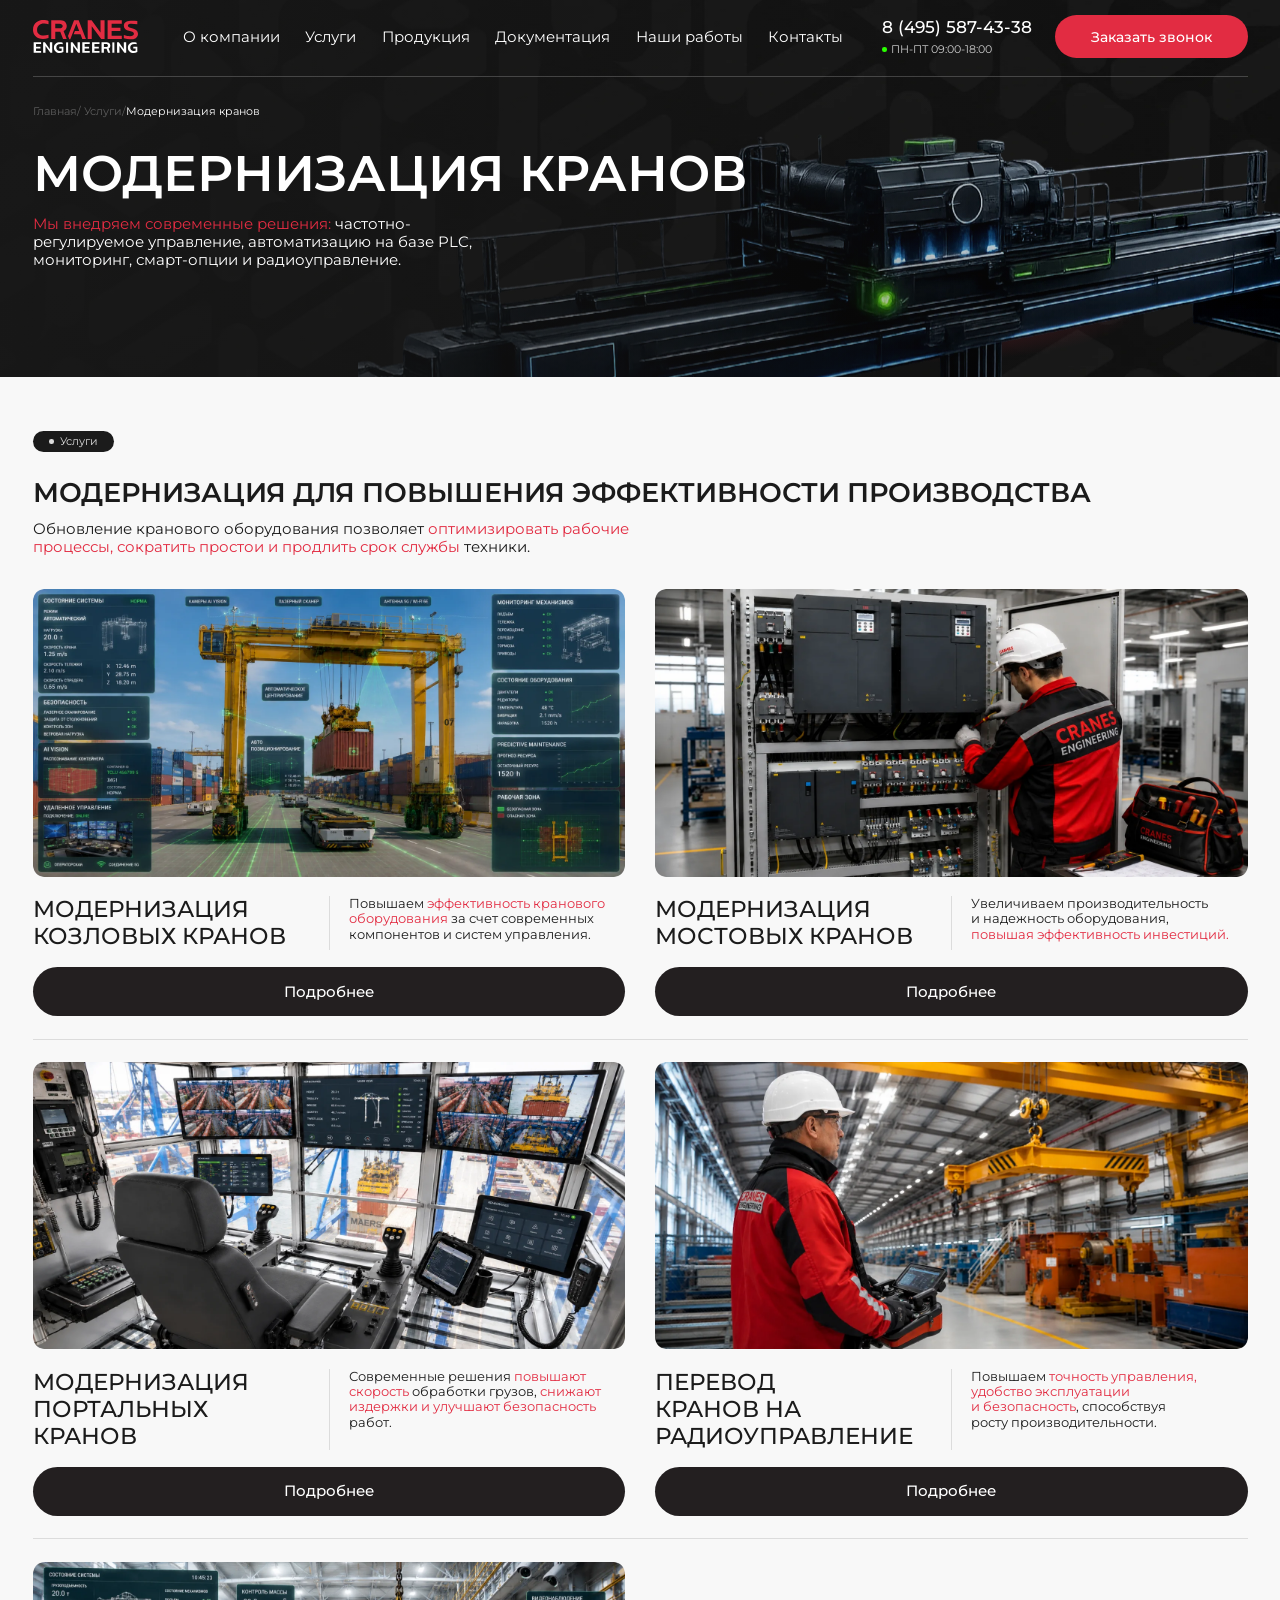
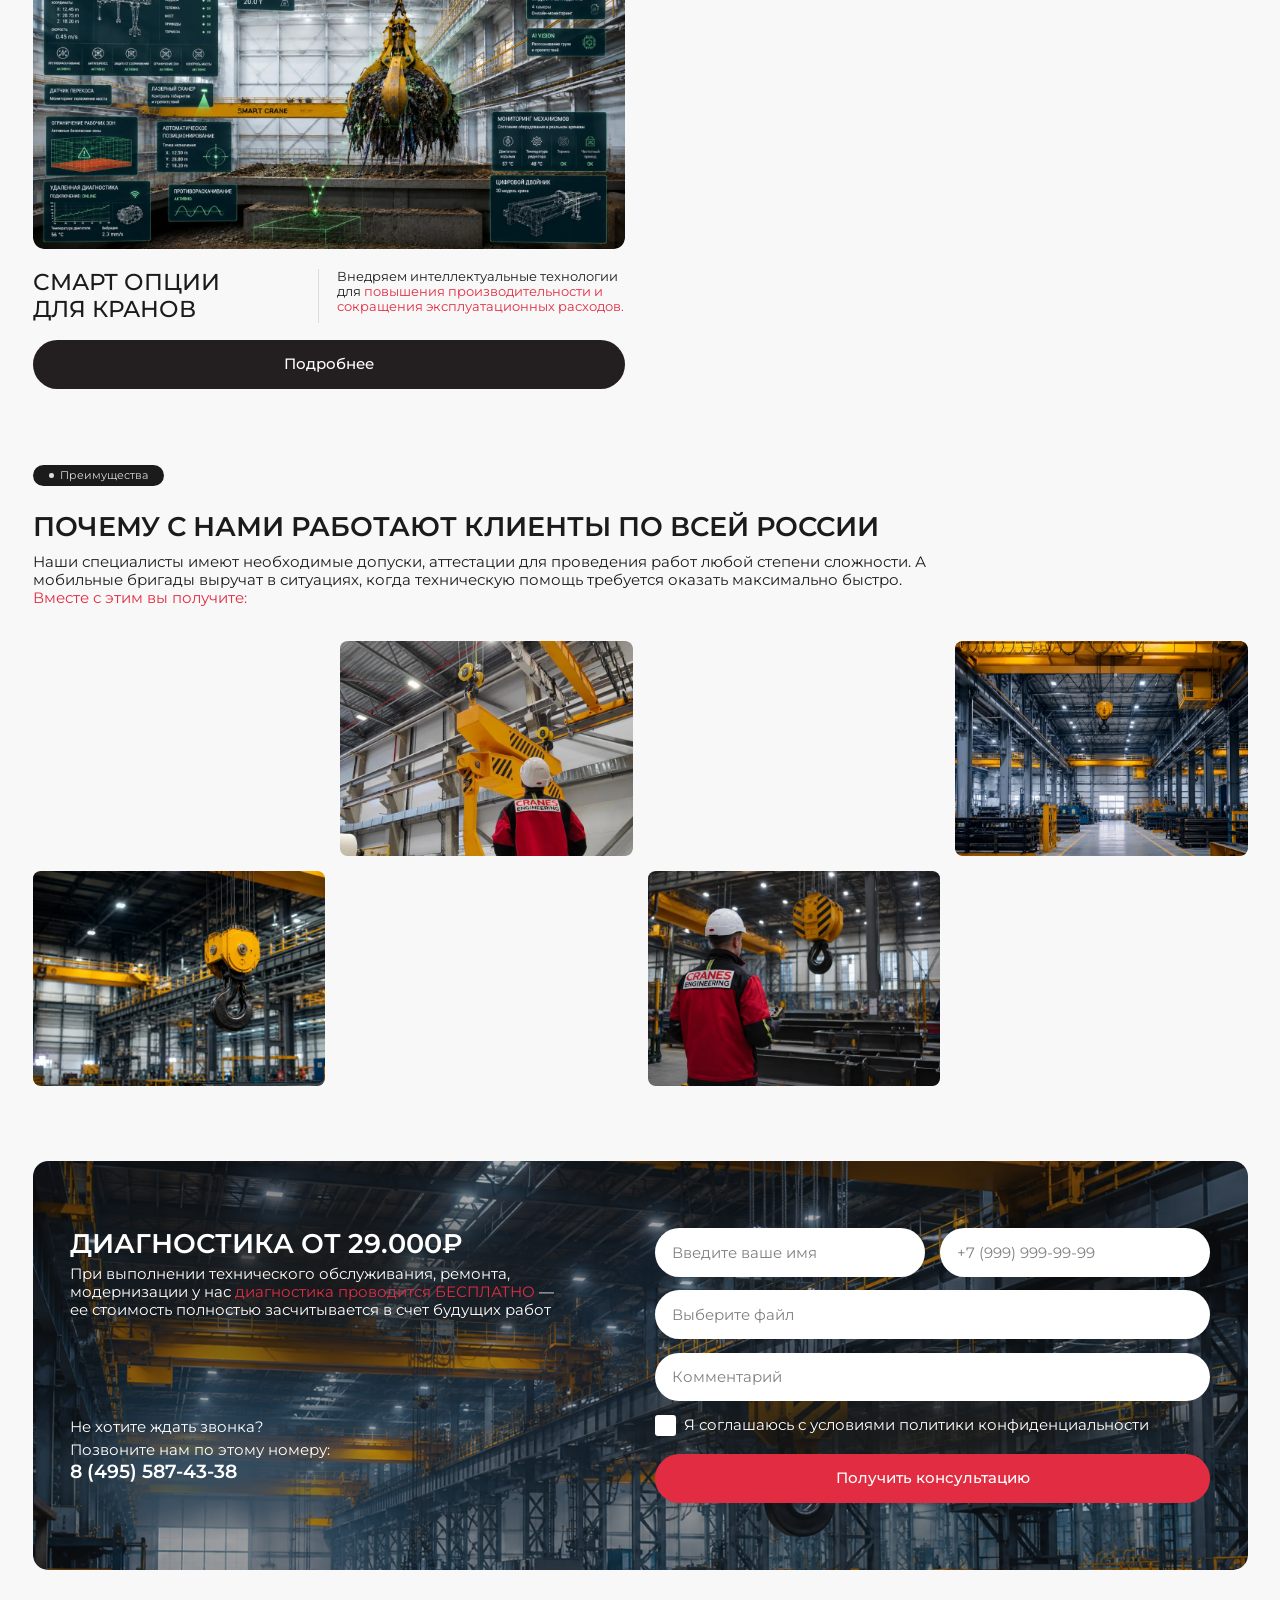
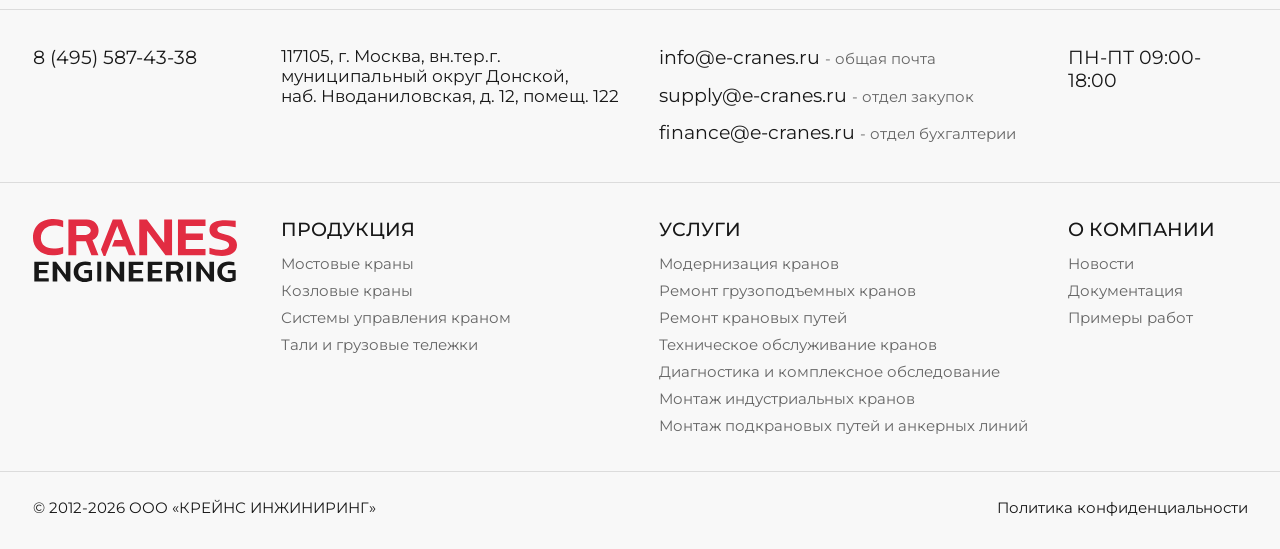
<file: modernizaciya-kranov.html>
<!DOCTYPE html>
<html lang="ru">
<head>
  <meta charset="UTF-8">
  <meta name="viewport" content="width=device-width, initial-scale=1.0, viewport-fit=cover">
  <title>Модернизация кранов — CRANES ENGINEERING</title>
  <link rel="icon" href="data:,">
  <meta name="description" content="Модернизация грузоподъемных кранов: частотно-регулируемое управление, PLC-автоматизация, мониторинг, смарт-опции и перевод на радиоуправление.">
  <link rel="preload" href="assets/fonts/montserrat-cyrillic.woff2" as="font" type="font/woff2" crossorigin>
  <link rel="preload" href="assets/fonts/montserrat-latin.woff2" as="font" type="font/woff2" crossorigin>
  <link rel="preload" href="assets/img/hero-bg.webp" as="image" type="image/webp" fetchpriority="high">
  <link rel="stylesheet" href="assets/vendor/swiper/swiper-bundle.min.css">
  <link rel="stylesheet" href="assets/css/main.css">
  <link rel="stylesheet" href="assets/css/responsive.css">
</head>
<body>

  <section class="hero hero--hub hero--modern">
    <div class="hero__bg"></div>
    <div class="hero__glow"></div>
    <div class="hero__crane"></div>
    <div class="hero__overlay"></div>

    <div class="container">
      <header class="header">
        <div class="header__row">
          <a class="header__logo" href="index.html">
            <img src="assets/img/logo-light.svg" alt="CRANES ENGINEERING" width="140" height="43">
          </a>
          <nav class="header__nav" aria-label="Основное меню">
            <ul>
              <li><a href="#">О компании</a></li>
              <li class="header__nav-item has-mega">
                <a href="uslugi.html" aria-haspopup="true" aria-expanded="false">Услуги</a>
                <div class="mega">
                  <ul class="mega__col mega__col--root">
                    <li class="mega__item is-parent" data-mega="modernizaciya">
                      <a href="modernizaciya-kranov.html">Модернизация кранов</a>
                    </li>
                    <li class="mega__item"><a href="avtomatizaciya-kranov.html">Автоматизация кранов</a></li>
                    <li class="mega__item"><a href="#">Удаленное управление кранами</a></li>
                    <li class="mega__item"><a href="remont-mostovyh-kranov.html">Ремонт грузоподъемных кранов</a></li>
                    <li class="mega__item"><a href="#">Техническое обслуживание кранов</a></li>
                    <li class="mega__item"><a href="#">Диагностика<br>и комплексное обследование</a></li>
                    <li class="mega__item"><a href="#">Монтаж индустриальных кранов</a></li>
                    <li class="mega__item"><a href="#">Ремонт крановых путей</a></li>
                  </ul>
                  <ul class="mega__col mega__col--sub" data-mega-sub="modernizaciya">
                    <li class="mega__item"><a href="modernizaciya-kozlovyh-kranov.html">Модернизация козловых кранов</a></li>
                    <li class="mega__item"><a href="modernizaciya-mostovyh-kranov.html">Модернизация мостовых кранов</a></li>
                    <li class="mega__item"><a href="modernizaciya-portalnyh-kranov.html">Модернизация портальных кранов</a></li>
                    <li class="mega__item"><a href="#">Перевод кранов на радиоуправление</a></li>
                    <li class="mega__item"><a href="smart-opcii-dlya-kranov.html">Смарт опции для кранов</a></li>
                  </ul>
                </div>
              </li>
              <li><a href="#">Продукция</a></li>
              <li><a href="#">Документация</a></li>
              <li><a href="#">Наши работы</a></li>
              <li><a href="#">Контакты</a></li>
            </ul>
          </nav>
          <div class="header__contacts">
            <a class="header__phone" href="tel:+74955874338">8 (495) 587-43-38</a>
            <span class="header__hours">ПН-ПТ 09:00-18:00</span>
          </div>
          <button class="btn header__cta" type="button" data-popup="popup-callback">Заказать звонок</button>
          <button class="burger" type="button" aria-label="Открыть меню" aria-expanded="false" aria-controls="mobile-menu">
            <span></span><span></span><span></span>
          </button>
        </div>
        <hr class="header__divider">
      </header>

      <div class="mobile-menu" id="mobile-menu" hidden>
        <nav aria-label="Мобильное меню">
          <ul class="mobile-menu__list">
            <li><a href="#">О компании</a></li>
            <li><a href="uslugi.html">Услуги</a></li>
            <li><a href="#">Продукция</a></li>
            <li><a href="#">Документация</a></li>
            <li><a href="#">Наши работы</a></li>
            <li><a href="#">Контакты</a></li>
          </ul>
        </nav>
        <div class="mobile-menu__contacts">
          <a class="mobile-menu__phone" href="tel:+74955874338">8 (495) 587-43-38</a>
          <span class="header__hours">ПН-ПТ 09:00-18:00</span>
          <button class="btn" type="button" data-popup="popup-callback">Заказать звонок</button>
        </div>
      </div>

      <nav class="breadcrumbs" aria-label="Хлебные крошки">
        <a href="index.html">Главная</a>/ <a href="uslugi.html">Услуги</a>/<span class="breadcrumbs__current">Модернизация кранов</span>
      </nav>

      <h1 class="hero__title hero__title--xl">Модернизация кранов</h1>
      <p class="hero__lead">
        <span class="accent">Мы внедряем современные решения:</span> частотно-<br>регулируемое управление, автоматизацию на базе PLC,<br>мониторинг, смарт-опции и радиоуправление.
      </p>
    </div>
  </section>

  <section class="hub-services">
    <div class="container">
      <span class="section-badge">Услуги</span>
      <h2 class="section-title hub-services__title">Модернизация для повышения эффективности производства</h2>
      <p class="hub-services__lead">
        Обновление кранового оборудования позволяет <span class="accent">оптимизировать рабочие
        процессы, сократить простои и продлить срок службы</span> техники.
      </p>

      <div class="hub-services__grid">
        <article class="service-card" data-reveal>
          <img class="service-card__photo" src="assets/img/hubm-kozlovyh.webp" alt="Модернизация козловых кранов" width="790" height="383" loading="lazy">
          <div class="service-card__body">
            <h3 class="service-card__title">Модернизация козловых кранов</h3>
            <p class="service-card__text">
              Повышаем <span class="accent">эффективность кранового оборудования</span> за счет современных компонентов и систем управления.
            </p>
          </div>
          <a class="service-card__btn" href="modernizaciya-kozlovyh-kranov.html">Подробнее</a>
        </article>

        <article class="service-card" data-reveal>
          <img class="service-card__photo" src="assets/img/hubm-mostovyh.webp" alt="Модернизация мостовых кранов" width="790" height="383" loading="lazy">
          <div class="service-card__body">
            <h3 class="service-card__title">Модернизация мостовых кранов</h3>
            <p class="service-card__text">
              Увеличиваем производительность<br>и надежность оборудования,<br><span class="accent">повышая эффективность инвестиций.</span>
            </p>
          </div>
          <a class="service-card__btn" href="modernizaciya-mostovyh-kranov.html">Подробнее</a>
        </article>

        <hr class="hub-services__sep">

        <article class="service-card" data-reveal>
          <img class="service-card__photo" src="assets/img/hubm-portalnyh.webp" alt="Модернизация портальных кранов" width="790" height="383" loading="lazy">
          <div class="service-card__body">
            <h3 class="service-card__title">Модернизация портальных кранов</h3>
            <p class="service-card__text">
              Современные решения <span class="accent">повышают скорость</span> обработки грузов, <span class="accent">снижают издержки и улучшают безопасность</span> работ.
            </p>
          </div>
          <a class="service-card__btn" href="modernizaciya-portalnyh-kranov.html">Подробнее</a>
        </article>

        <article class="service-card" data-reveal>
          <img class="service-card__photo" src="assets/img/hubm-radio.webp" alt="Перевод кранов на радиоуправление" width="790" height="383" loading="lazy">
          <div class="service-card__body">
            <h3 class="service-card__title">Перевод<br>кранов на радиоуправление</h3>
            <p class="service-card__text">
              Повышаем <span class="accent">точность управления, удобство эксплуатации<br>и безопасность</span>, способствуя<br>росту производительности.
            </p>
          </div>
          <a class="service-card__btn" href="#">Подробнее</a>
        </article>

        <hr class="hub-services__sep">

        <article class="service-card service-card--text-wide" data-reveal>
          <img class="service-card__photo" src="assets/img/hubm-smart.webp" alt="Смарт опции для кранов" width="790" height="383" loading="lazy">
          <div class="service-card__body">
            <h3 class="service-card__title">Смарт опции<br>для кранов</h3>
            <p class="service-card__text">
              Внедряем интеллектуальные технологии для <span class="accent">повышения производительности и сокращения эксплуатационных расходов.</span>
            </p>
          </div>
          <a class="service-card__btn" href="smart-opcii-dlya-kranov.html">Подробнее</a>
        </article>
      </div>
    </div>
  </section>

  <section class="advantages advantages--mosaic">
    <div class="container">
      <span class="section-badge">Преимущества</span>
      <h2 class="section-title advantages__title">Почему с нами работают клиенты по всей России</h2>
      <p class="advantages__lead">
        Наши специалисты имеют необходимые допуски, аттестации для проведения работ любой степени
        сложности. А мобильные бригады выручат в ситуациях, когда техническую помощь требуется
        оказать максимально быстро.<br>
        <span class="accent">Вместе с этим вы получите:</span>
      </p>

      <div class="advantages__grid">
        <article class="advantage-card" data-reveal>
          <span class="advantage-card__icon">
            <img src="assets/img/icon-clipboard.svg" alt="" width="40" height="40">
          </span>
          <h3 class="advantage-card__title">Диагностика</h3>
          <p class="advantage-card__text">
            Профессиональная <span class="accent">оценка состояния крановой техники</span>,
            оформленная в виде понятного отчета
          </p>
        </article>

        <img class="advantages__photo" src="assets/img/adv-photo-1.webp" alt="" width="390" height="285" loading="lazy">

        <article class="advantage-card" data-reveal>
          <span class="advantage-card__icon">
            <img src="assets/img/icon-helmet.svg" alt="" width="43" height="43">
          </span>
          <h3 class="advantage-card__title">Экспертиза</h3>
          <p class="advantage-card__text">
            <span class="accent">Помощь аттестованных инженеров</span> в оценке рисков,
            планировании работ<br>и подготовке рекомендаций
          </p>
        </article>

        <img class="advantages__photo" src="assets/img/adv-photo-3.webp" alt="" width="390" height="285" loading="lazy">

        <img class="advantages__photo" src="assets/img/adv-photo-2.webp" alt="" width="390" height="285" loading="lazy">

        <article class="advantage-card" data-reveal>
          <span class="advantage-card__icon">
            <img src="assets/img/icon-quality.svg" alt="" width="40" height="40">
          </span>
          <h3 class="advantage-card__title">Планирование</h3>
          <p class="advantage-card__text">
            <span class="accent">Четкий план действий</span> по<br>улучшению работы техники,<br>увеличению безопасности<br>на площадке
          </p>
        </article>

        <img class="advantages__photo" src="assets/img/adv-photo-4.webp" alt="" width="390" height="285" loading="lazy">

        <article class="advantage-card" data-reveal>
          <span class="advantage-card__icon">
            <img src="assets/img/icon-like.svg" alt="" width="41" height="41">
          </span>
          <h3 class="advantage-card__title">Надежность</h3>
          <p class="advantage-card__text advantage-card__text--wide">
            Отсутствие незапланированных<br>поломок, ремонтов, а вместе<br>с этим <span class="accent">лояльность клиентов</span>
          </p>
        </article>
      </div>
    </div>
  </section>

  <section class="diag" id="zayavka">
    <div class="container">
      <div class="diag__box" data-reveal>
        <img class="diag__bg" src="assets/img/diag-bg.webp" alt="" loading="lazy">
        <div class="diag__shade"></div>
        <div class="diag__grid">
          <div class="diag__info">
            <h2 class="diag__title">Диагностика от 29.000₽</h2>
            <p class="diag__text">
              При выполнении технического обслуживания, ремонта, модернизации
              у нас&nbsp;<span class="accent">диагностика проводится БЕСПЛАТНО</span>&nbsp;— ее стоимость полностью
              засчитывается в счет будущих работ
            </p>
            <div class="diag__phone-block">
              <p>Не хотите ждать звонка?</p>
              <p>Позвоните нам по этому номеру:</p>
              <a class="diag__phone" href="tel:+74955874338">8 (495) 587-43-38</a>
            </div>
          </div>
          <form class="diag__form" action="#" method="post">
            <div class="diag__form-row">
              <input class="diag__input" type="text" name="name" placeholder="Введите ваше имя" required>
              <input class="diag__input" type="tel" name="phone" placeholder="+7 (999) 999-99-99" required>
            </div>
            <label class="diag__file">
              <input type="file" name="file">
              <span class="diag__file-label">Выберите файл</span>
            </label>
            <input class="diag__input" type="text" name="comment" placeholder="Комментарий">
            <label class="diag__agree">
              <input type="checkbox" name="agree" required>
              <span class="diag__checkbox" aria-hidden="true"></span>
              Я соглашаюсь с условиями политики конфиденциальности
            </label>
            <button class="btn diag__submit" type="submit">Получить консультацию</button>
          </form>
        </div>
      </div>
    </div>
  </section>

  <footer class="footer">
    <hr>
    <div class="container footer__contacts">
      <a href="tel:+74955874338">8 (495) 587-43-38</a>
      <p class="footer__address">
        117105, г. Москва, вн.тер.г.<br>
        муниципальный округ Донской,<br>
        наб. Нводаниловская, д. 12, помещ. 122
      </p>
      <ul class="footer__emails">
        <li><a href="mailto:info@e-cranes.ru">info@e-cranes.ru</a> <span class="note">- общая почта</span></li>
        <li><a href="mailto:supply@e-cranes.ru">supply@e-cranes.ru</a> <span class="note">- отдел закупок</span></li>
        <li><a href="mailto:finance@e-cranes.ru">finance@e-cranes.ru</a> <span class="note">- отдел бухгалтерии</span></li>
      </ul>
      <span>ПН-ПТ 09:00-18:00</span>
    </div>
    <hr>
    <div class="container footer__cols">
      <a class="footer__logo" href="index.html">
        <img src="assets/img/logo-dark.svg" alt="CRANES ENGINEERING" width="273" height="84">
      </a>
      <div class="footer__col">
        <p class="footer__col-title">Продукция</p>
        <ul>
          <li><a href="#">Мостовые краны</a></li>
          <li><a href="#">Козловые краны</a></li>
          <li><a href="#">Системы управления краном</a></li>
          <li><a href="#">Тали и грузовые тележки</a></li>
        </ul>
      </div>
      <div class="footer__col">
        <p class="footer__col-title">Услуги</p>
        <ul>
          <li><a href="modernizaciya-kranov.html">Модернизация кранов</a></li>
          <li><a href="#">Ремонт грузоподъемных кранов</a></li>
          <li><a href="#">Ремонт крановых путей</a></li>
          <li><a href="#">Техническое обслуживание кранов</a></li>
          <li><a href="#">Диагностика и комплексное обследование</a></li>
          <li><a href="#">Монтаж индустриальных кранов</a></li>
          <li><a href="#">Монтаж подкрановых путей и анкерных линий</a></li>
        </ul>
      </div>
      <div class="footer__col">
        <p class="footer__col-title">О компании</p>
        <ul>
          <li><a href="#">Новости</a></li>
          <li><a href="#">Документация</a></li>
          <li><a href="#">Примеры работ</a></li>
        </ul>
      </div>
    </div>
    <hr>
    <div class="container footer__bottom">
      <span>© 2012-2026 ООО «КРЕЙНС ИНЖИНИРИНГ»</span>
      <a href="#">Политика конфиденциальности</a>
    </div>
  </footer>

  <script src="assets/vendor/swiper/swiper-bundle.min.js"></script>
    <div class="modal" id="popup-callback" role="dialog" aria-modal="true" aria-labelledby="popup-callback-title" hidden>
    <div class="modal__box modal__box--form">
      <button class="modal__close" type="button" aria-label="Закрыть">
        <svg width="30" height="30" viewBox="0 0 30 30" fill="none"><path d="M3 3l24 24M27 3L3 27" stroke="currentColor" stroke-width="4"/></svg>
      </button>
      <h3 class="modal__title" id="popup-callback-title">Заказать звонок</h3>
      <p class="modal__text">
        Оставьте номер — перезвоним в рабочее время,
        <span class="accent">ПН-ПТ 09:00-18:00.</span>
      </p>
      <form class="callback__form" action="#" method="post">
        <input class="consult__input" type="text" name="name" placeholder="Введите ваше имя" required>
        <input class="consult__input" type="tel" name="phone" placeholder="+7 (999) 999-99-99" required>
        <label class="consult__agree">
          <input type="checkbox" name="agree" required>
          <span class="consult__checkbox" aria-hidden="true"></span>
          Я соглашаюсь с условиями политики конфиденциальности
        </label>
        <button class="btn callback__submit" type="submit">Жду звонка</button>
      </form>
    </div>
  </div>

  <script src="assets/js/main.js"></script>
</body>
</html>
</file>
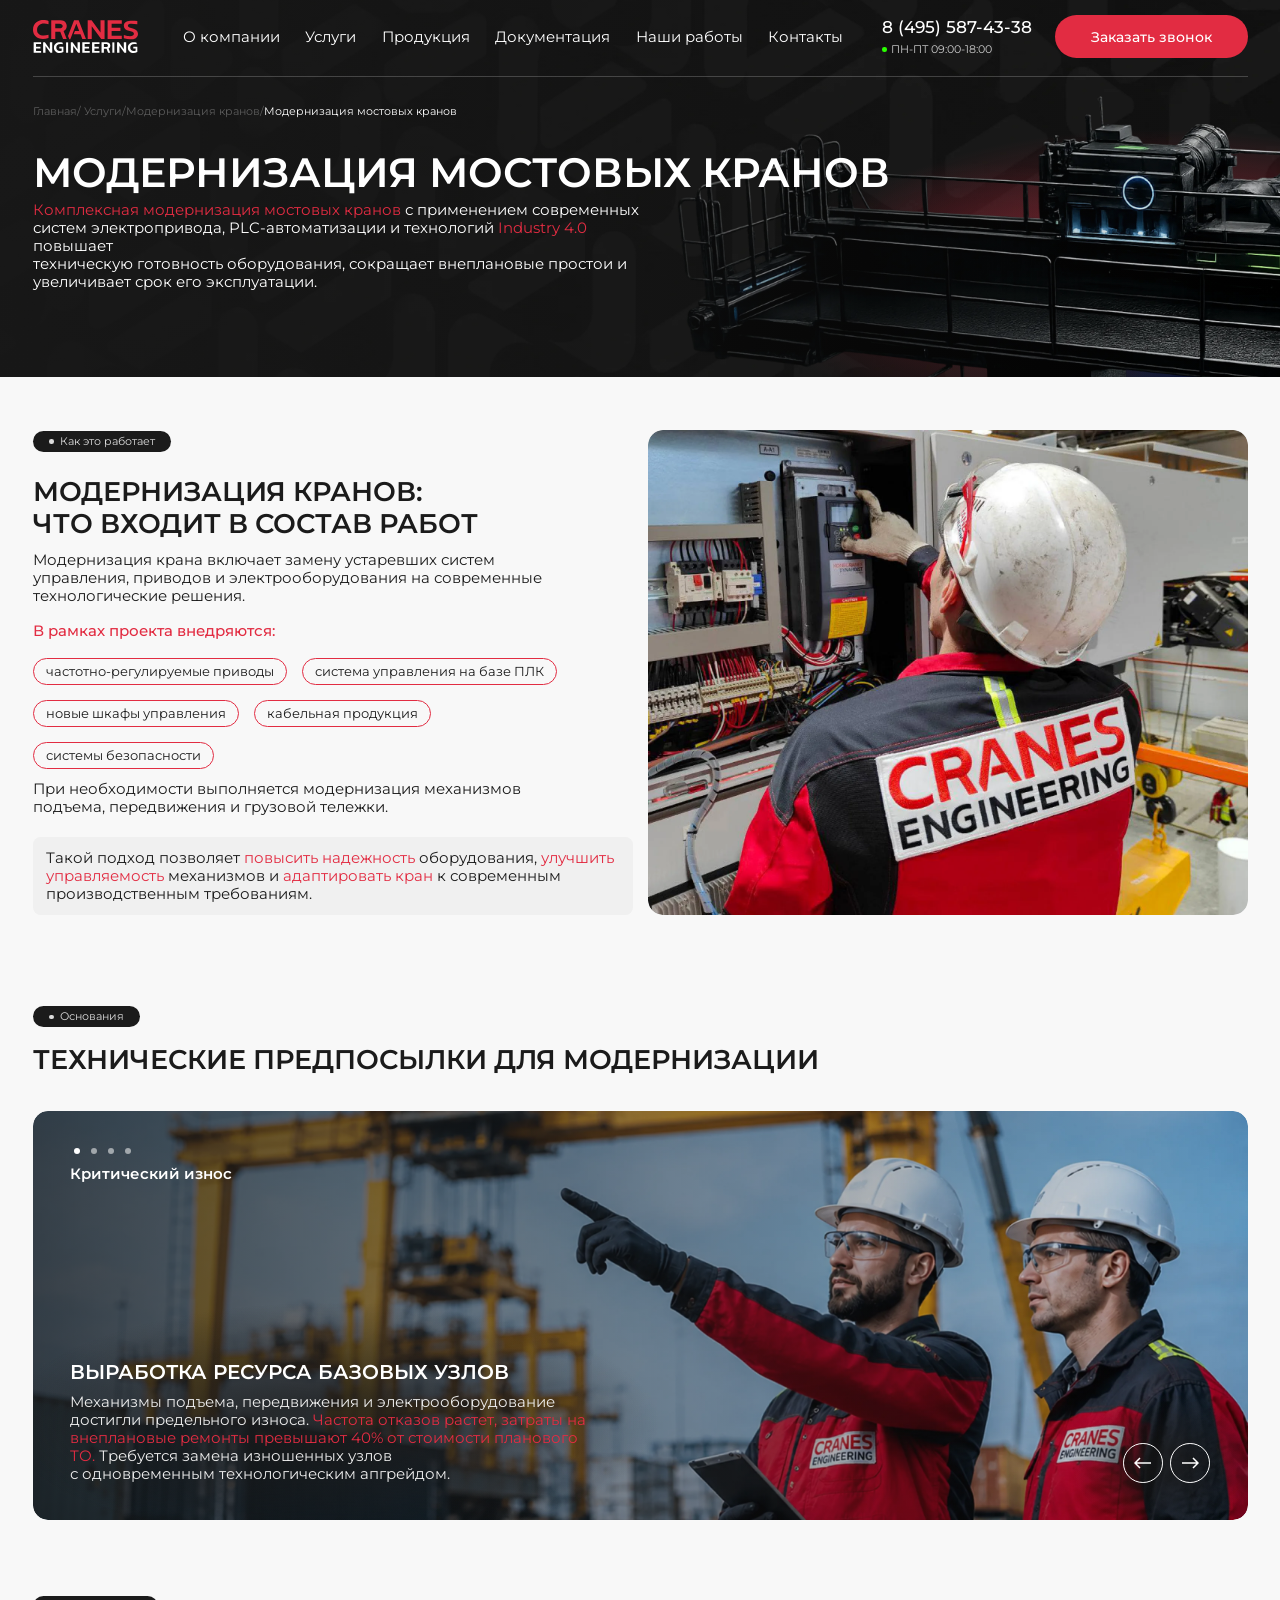
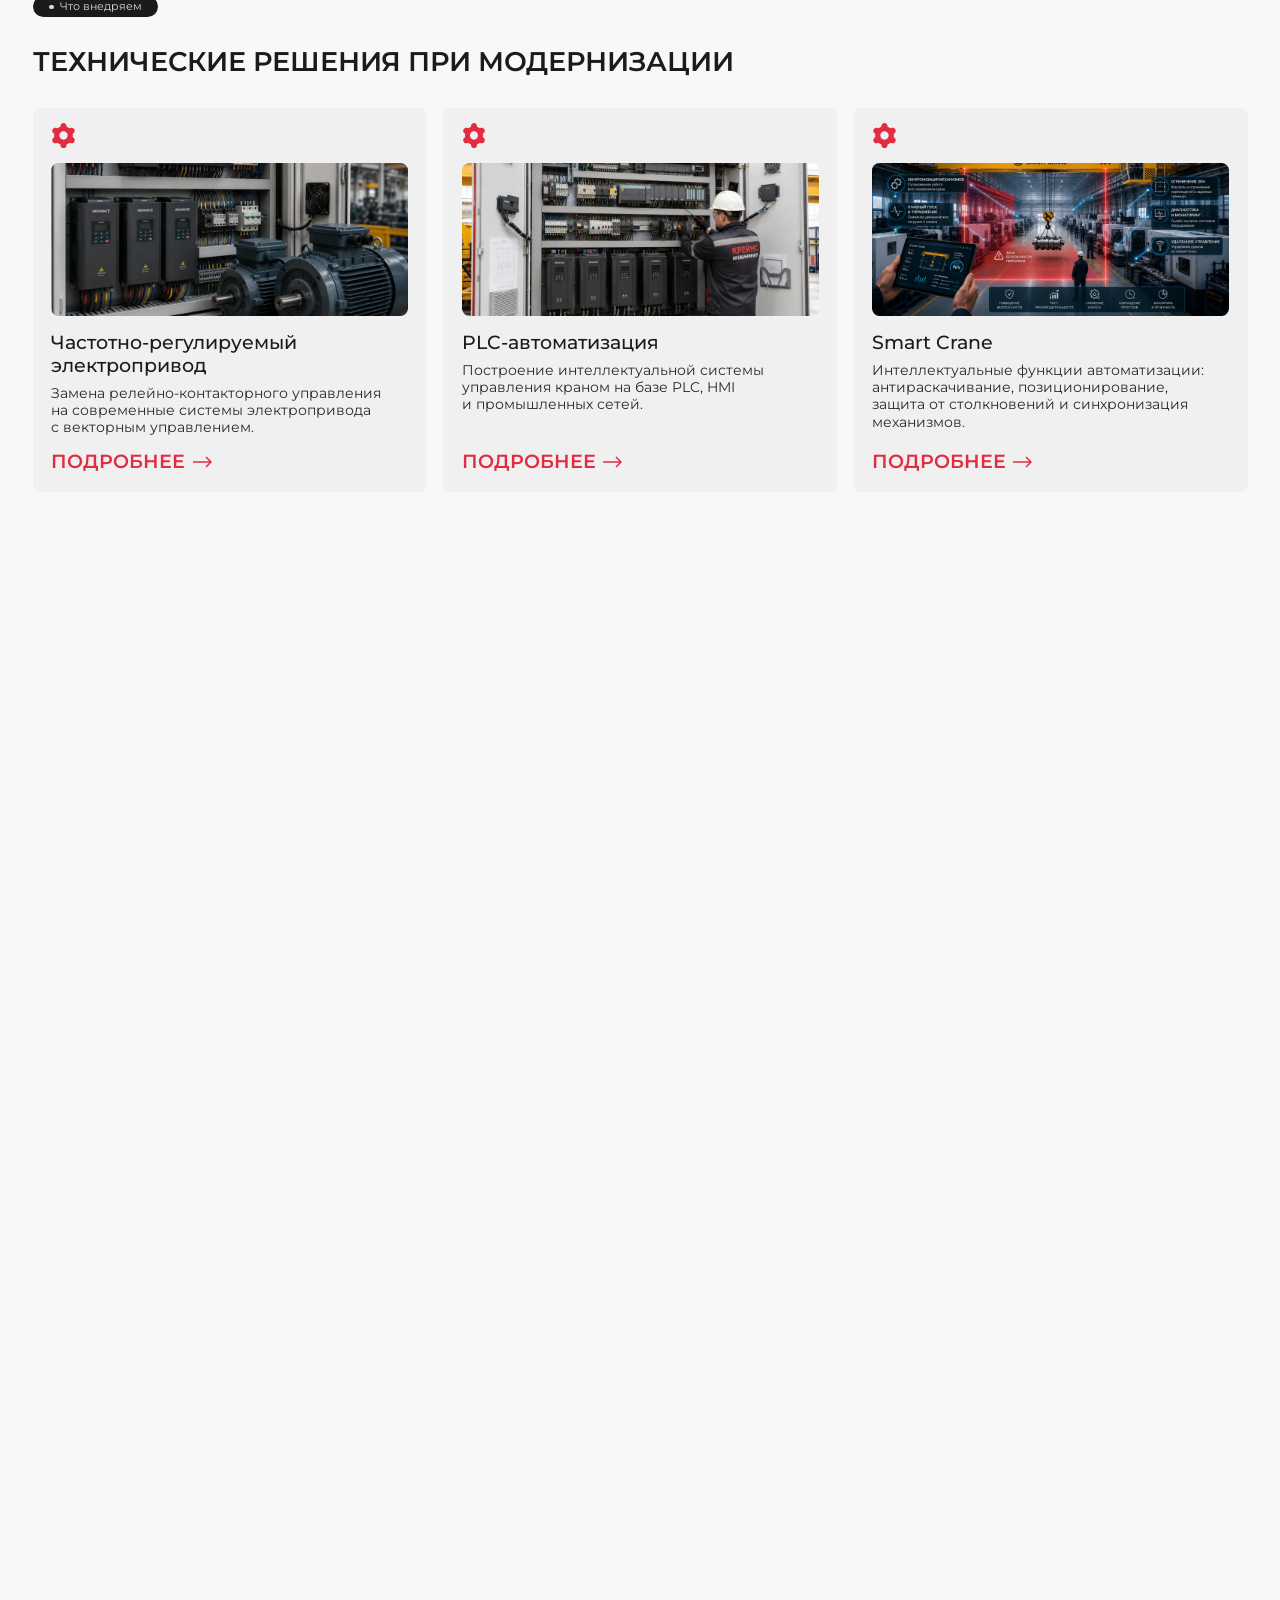
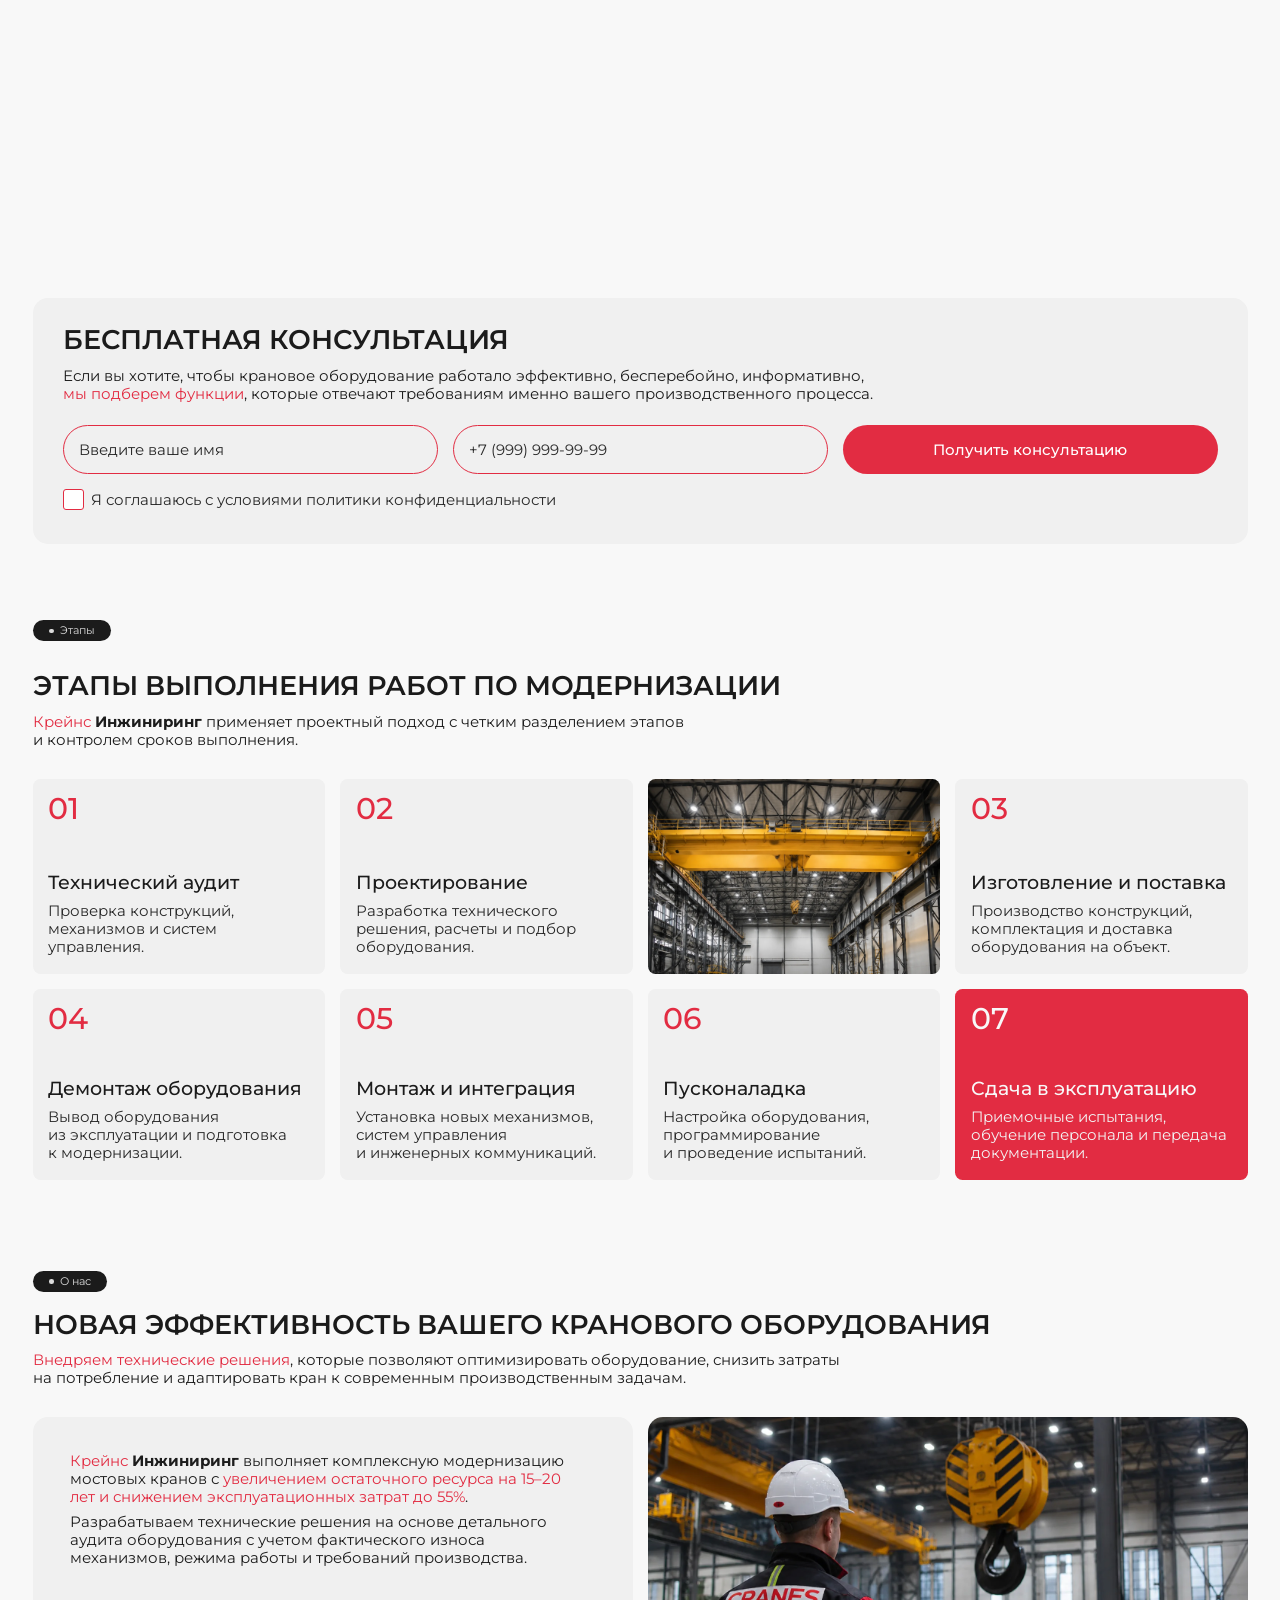
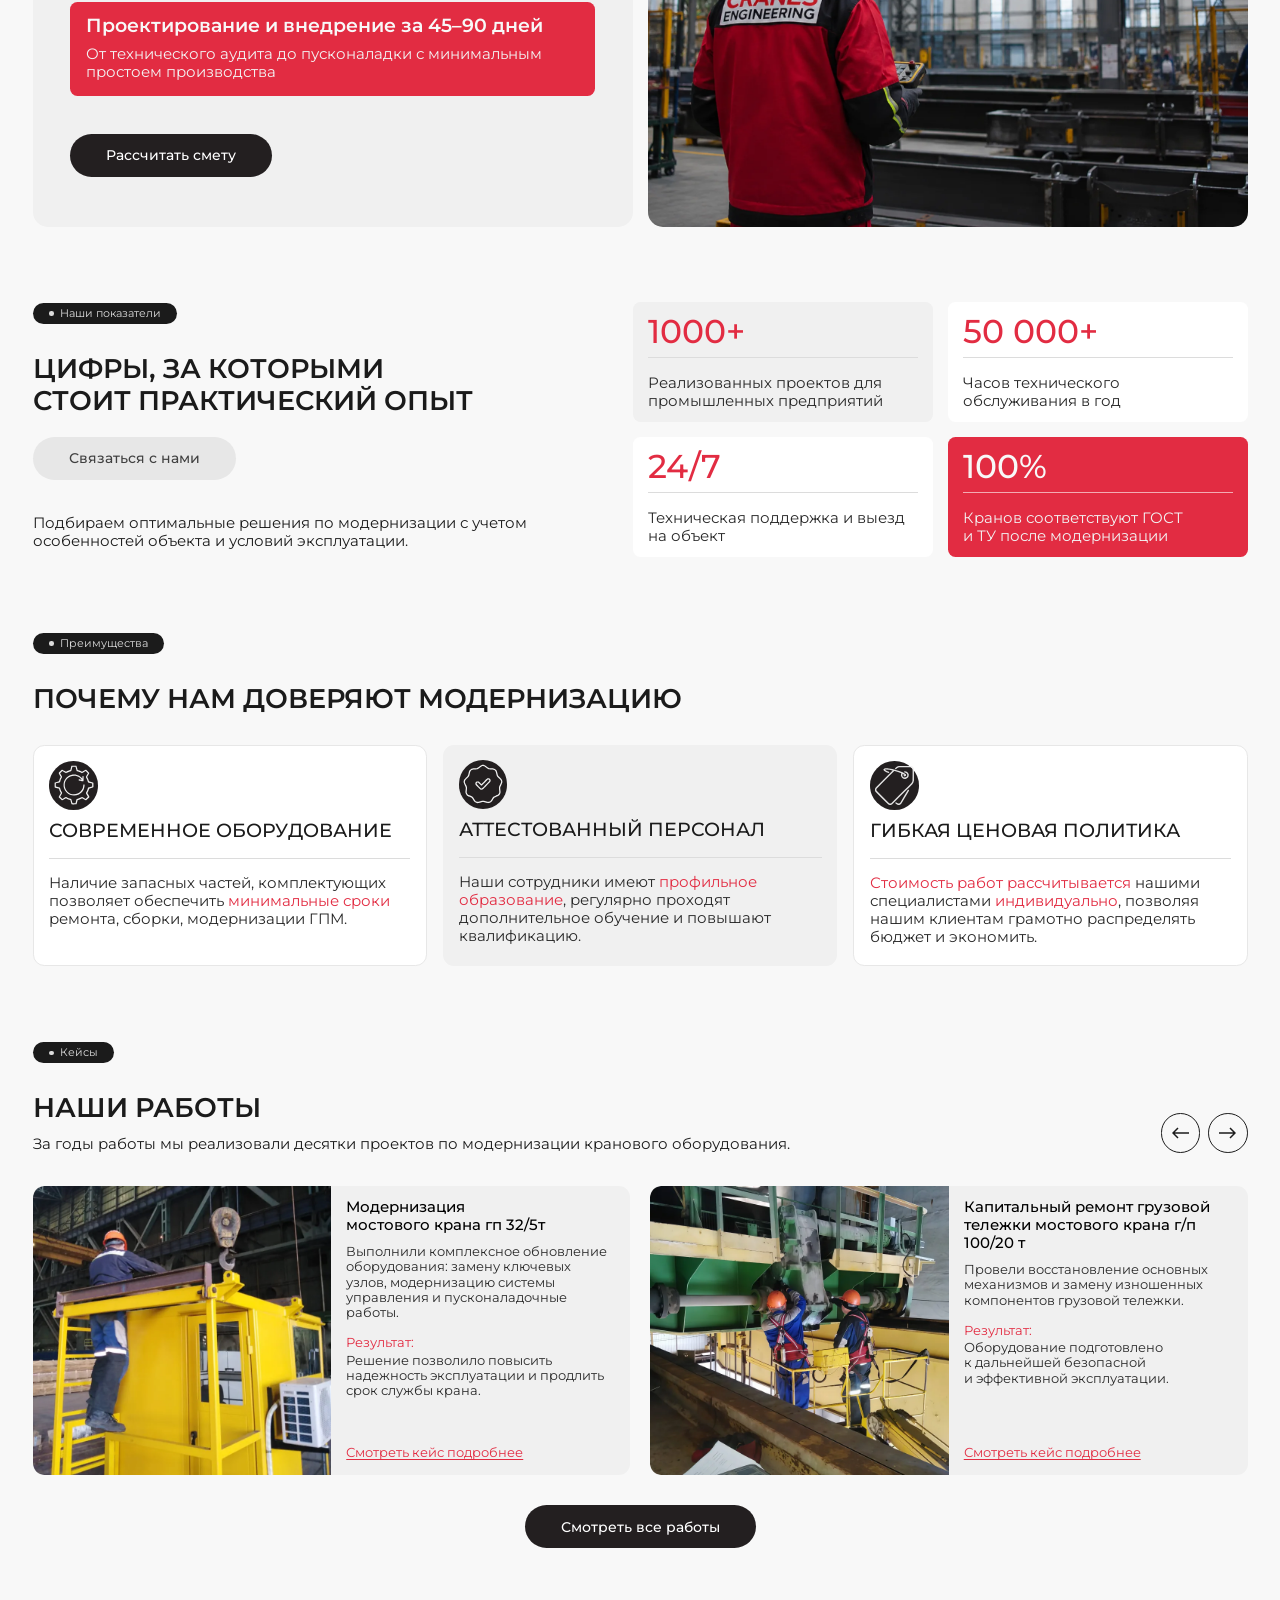
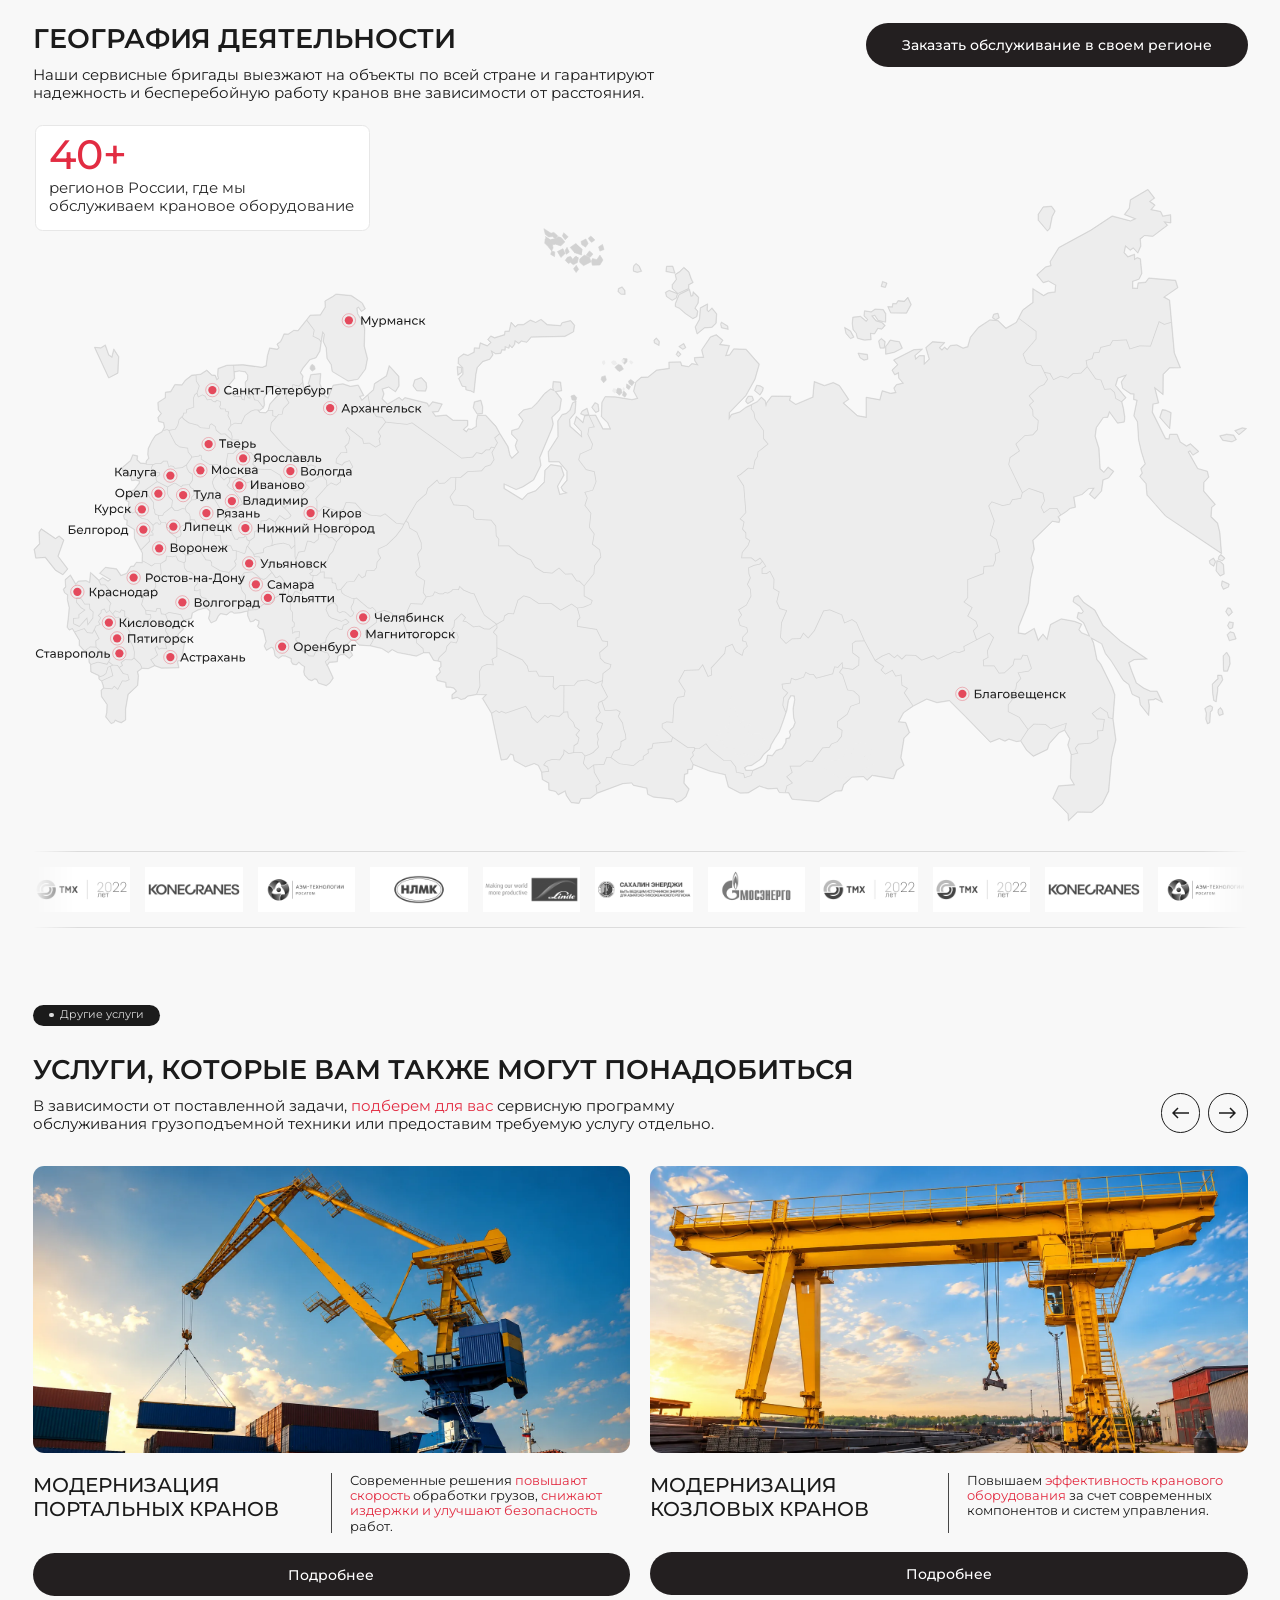
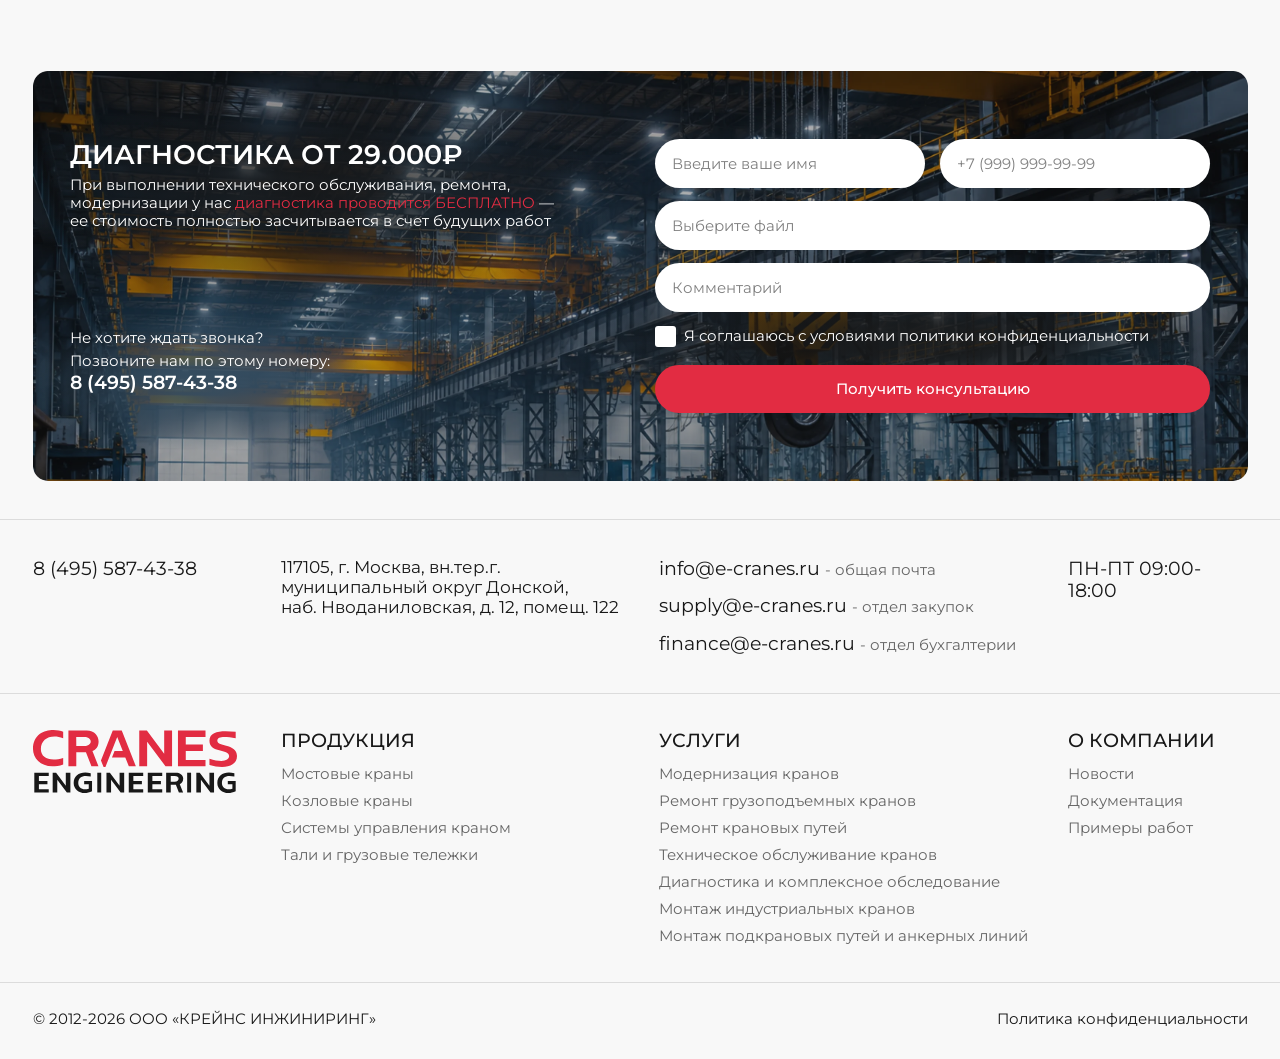
<file: modernizaciya-mostovyh-kranov.html>
<!DOCTYPE html>
<html lang="ru">
<head>
  <meta charset="UTF-8">
  <meta name="viewport" content="width=device-width, initial-scale=1.0, viewport-fit=cover">
  <title>Модернизация мостовых кранов — CRANES ENGINEERING</title>
  <link rel="icon" href="data:,">
  <meta name="description" content="Комплексная модернизация мостовых кранов: частотно-регулируемые приводы, PLC-автоматизация, системы безопасности. Проектирование и внедрение за 45–90 дней.">
  <link rel="preload" href="assets/fonts/montserrat-cyrillic.woff2" as="font" type="font/woff2" crossorigin>
  <link rel="preload" href="assets/fonts/montserrat-latin.woff2" as="font" type="font/woff2" crossorigin>
  <link rel="preload" href="assets/img/hero-bg.webp" as="image" type="image/webp" fetchpriority="high">
  <link rel="stylesheet" href="assets/vendor/swiper/swiper-bundle.min.css">
  <link rel="stylesheet" href="assets/css/main.css">
  <link rel="stylesheet" href="assets/css/responsive.css">
</head>
<body>

  <section class="hero hero--mostovyh">
    <div class="hero__bg"></div>
    <div class="hero__glow"></div>
    <div class="hero__crane"></div>
    <div class="hero__overlay"></div>

    <div class="container">
      <header class="header">
        <div class="header__row">
          <a class="header__logo" href="index.html">
            <img src="assets/img/logo-light.svg" alt="CRANES ENGINEERING" width="140" height="43">
          </a>
          <nav class="header__nav" aria-label="Основное меню">
            <ul>
              <li><a href="#">О компании</a></li>
              <li class="header__nav-item has-mega">
                <a href="uslugi.html" aria-haspopup="true" aria-expanded="false">Услуги</a>
                <div class="mega">
                  <ul class="mega__col mega__col--root">
                    <li class="mega__item is-parent" data-mega="modernizaciya">
                      <a href="modernizaciya-kranov.html">Модернизация кранов</a>
                    </li>
                    <li class="mega__item"><a href="avtomatizaciya-kranov.html">Автоматизация кранов</a></li>
                    <li class="mega__item"><a href="#">Удаленное управление кранами</a></li>
                    <li class="mega__item"><a href="remont-mostovyh-kranov.html">Ремонт грузоподъемных кранов</a></li>
                    <li class="mega__item"><a href="#">Техническое обслуживание кранов</a></li>
                    <li class="mega__item"><a href="#">Диагностика<br>и комплексное обследование</a></li>
                    <li class="mega__item"><a href="#">Монтаж индустриальных кранов</a></li>
                    <li class="mega__item"><a href="#">Ремонт крановых путей</a></li>
                  </ul>
                  <ul class="mega__col mega__col--sub" data-mega-sub="modernizaciya">
                    <li class="mega__item"><a href="modernizaciya-kozlovyh-kranov.html">Модернизация козловых кранов</a></li>
                    <li class="mega__item"><a href="modernizaciya-mostovyh-kranov.html">Модернизация мостовых кранов</a></li>
                    <li class="mega__item"><a href="modernizaciya-portalnyh-kranov.html">Модернизация портальных кранов</a></li>
                    <li class="mega__item"><a href="#">Перевод кранов на радиоуправление</a></li>
                    <li class="mega__item"><a href="smart-opcii-dlya-kranov.html">Смарт опции для кранов</a></li>
                  </ul>
                </div>
              </li>
              <li><a href="#">Продукция</a></li>
              <li><a href="#">Документация</a></li>
              <li><a href="#">Наши работы</a></li>
              <li><a href="#">Контакты</a></li>
            </ul>
          </nav>
          <div class="header__contacts">
            <a class="header__phone" href="tel:+74955874338">8 (495) 587-43-38</a>
            <span class="header__hours">ПН-ПТ 09:00-18:00</span>
          </div>
          <button class="btn header__cta" type="button" data-popup="popup-callback">Заказать звонок</button>
          <button class="burger" type="button" aria-label="Открыть меню" aria-expanded="false" aria-controls="mobile-menu">
            <span></span><span></span><span></span>
          </button>
        </div>
        <hr class="header__divider">
      </header>

      <div class="mobile-menu" id="mobile-menu" hidden>
        <nav aria-label="Мобильное меню">
          <ul class="mobile-menu__list">
            <li><a href="#">О компании</a></li>
            <li><a href="uslugi.html">Услуги</a></li>
            <li><a href="#">Продукция</a></li>
            <li><a href="#">Документация</a></li>
            <li><a href="#">Наши работы</a></li>
            <li><a href="#">Контакты</a></li>
          </ul>
        </nav>
        <div class="mobile-menu__contacts">
          <a class="mobile-menu__phone" href="tel:+74955874338">8 (495) 587-43-38</a>
          <span class="header__hours">ПН-ПТ 09:00-18:00</span>
          <button class="btn" type="button" data-popup="popup-callback">Заказать звонок</button>
        </div>
      </div>

      <nav class="breadcrumbs" aria-label="Хлебные крошки">
        <a href="index.html">Главная</a>/ <a href="uslugi.html">Услуги</a>/<a href="modernizaciya-kranov.html">Модернизация кранов</a>/<span class="breadcrumbs__current">Модернизация мостовых кранов</span>
      </nav>

      <h1 class="hero__title">Модернизация мостовых кранов</h1>
      <p class="hero__lead">
        <span class="accent">Комплексная модернизация мостовых кранов</span> с применением современных<br>
        систем электропривода, PLC-автоматизации и технологий <span class="accent">Industry 4.0</span> повышает<br>
        техническую готовность оборудования, сокращает внеплановые простои и<br>
        увеличивает срок его эксплуатации.
      </p>
    </div>
  </section>

  <section class="intro">
    <div class="container intro__grid">
      <div class="intro__content" data-reveal>
        <span class="section-badge">Как это работает</span>
        <h2 class="section-title intro__title">Модернизация кранов:<br>что входит в состав работ</h2>
        <p class="intro__text">
          Модернизация крана включает замену устаревших систем управления,
          приводов и электрооборудования на современные технологические решения.
        </p>
        <p class="intro__list-label">В рамках проекта внедряются:</p>
        <ul class="intro__chips">
          <li class="chip">частотно-регулируемые приводы</li>
          <li class="chip">система управления на базе ПЛК</li>
          <li class="chip">новые шкафы управления</li>
          <li class="chip">кабельная продукция</li>
          <li class="chip">системы безопасности</li>
        </ul>
        <p class="intro__text">
          При необходимости выполняется модернизация механизмов подъема,
          передвижения и грузовой тележки.
        </p>
        <div class="intro__note">
          Такой подход позволяет <span class="accent">повысить надежность</span> оборудования,
          <span class="accent">улучшить управляемость</span> механизмов
          и <span class="accent">адаптировать кран</span> к современным производственным требованиям.
        </div>
      </div>
      <div class="intro__photo" data-reveal>
        <img loading="lazy" src="assets/img/intro-photo.webp" alt="Модернизация шкафа управления крана" width="800" height="647">
      </div>
    </div>
  </section>

  <section class="reasons">
    <div class="container">
      <span class="section-badge" data-reveal>Основания</span>
      <h2 class="section-title reasons__title" data-reveal>Технические предпосылки для модернизации</h2>

      <div class="reasons__slider swiper" data-reveal>
        <div class="swiper-wrapper">

          <div class="swiper-slide reasons__slide">
            <img class="reasons__photo" src="assets/img/slide-iznos.webp" alt="Критический износ оборудования" loading="lazy">
            <div class="reasons__shade"></div>
            <div class="reasons__top">
              <p class="reasons__label">Критический износ</p>
            </div>
            <div class="reasons__body">
              <h3 class="reasons__heading">Выработка ресурса базовых узлов</h3>
              <p class="reasons__text">
                Механизмы подъема, передвижения и электрооборудование<br>
                достигли предельного износа. <span class="accent">Частота отказов растет, затраты на<br>
                внеплановые ремонты превышают 40% от стоимости планового<br>
                ТО.</span> Требуется замена изношенных узлов<br>
                с одновременным технологическим апгрейдом.
              </p>
            </div>
          </div>

          <div class="swiper-slide reasons__slide">
            <img class="reasons__photo" src="assets/img/slide-trebovaniya.webp" alt="Рост производственных требований" loading="lazy">
            <div class="reasons__shade"></div>
            <div class="reasons__top">
              <p class="reasons__label">Несоответствие требованиям</p>
            </div>
            <div class="reasons__body">
              <h3 class="reasons__heading">Рост производственных требований</h3>
              <p class="reasons__text">
                Изменение технологического процесса требует увеличения<br>
                грузоподъемности, скорости или точности позиционирования.<br>
                Действующее оборудование <span class="accent">не обеспечивает требуемую<br>
                производительность, создает узкие места</span> в производственном цикле.
              </p>
            </div>
          </div>

          <div class="swiper-slide reasons__slide">
            <img class="reasons__photo" src="assets/img/slide-bezopasnost.webp" alt="Современные системы безопасности" loading="lazy">
            <div class="reasons__shade"></div>
            <div class="reasons__top">
              <p class="reasons__label">Устаревшие системы безопасности</p>
            </div>
            <div class="reasons__body">
              <h3 class="reasons__heading">Повышение требований безопасности</h3>
              <p class="reasons__text">
                Современные требования промышленной безопасности предъявляют<br>
                <span class="accent">повышенные требования к системам управления мостовыми кранами.</span><br>
                Интеграция систем функциональной безопасности, диагностики и непрерывного<br>
                мониторинга повышает уровень защиты оборудования и персонала.
              </p>
            </div>
          </div>

          <div class="swiper-slide reasons__slide">
            <img class="reasons__photo" src="assets/img/slide-zatraty.webp" alt="Устаревшее электрооборудование" loading="lazy">
            <div class="reasons__shade"></div>
            <div class="reasons__top">
              <p class="reasons__label">Низкая энергоэффективность</p>
            </div>
            <div class="reasons__body">
              <h3 class="reasons__heading">Высокие эксплуатационные затраты</h3>
              <p class="reasons__text">
                Устаревшие системы электропривода и релейно-контакторного<br>
                управления отличаются <span class="accent">низкой энергоэффективностью и высокими<br>
                эксплуатационными затратами.</span><br>
                Энергопотребление и стоимость обслуживания значительно превышают<br>
                показатели современных частотно-регулируемых систем на 45-60%.
              </p>
            </div>
          </div>

        </div>

        <div class="reasons__pagination swiper-pagination"></div>

        <div class="reasons__nav">
          <button class="reasons__arrow reasons__arrow--prev" type="button" aria-label="Предыдущий слайд">
            <svg width="17" height="12" viewBox="0 0 17 12" fill="none"><path d="M6 1 1 6l5 5M1 6h16" stroke="currentColor" stroke-width="1.5"/></svg>
          </button>
          <button class="reasons__arrow reasons__arrow--next" type="button" aria-label="Следующий слайд">
            <svg width="17" height="12" viewBox="0 0 17 12" fill="none"><path d="M11 1l5 5-5 5M16 6H0" stroke="currentColor" stroke-width="1.5"/></svg>
          </button>
        </div>
      </div>
    </div>
  </section>

  <section class="solutions">
    <div class="container">
      <span class="section-badge" data-reveal>Что внедряем</span>
      <h2 class="section-title solutions__title" data-reveal>Технические решения при модернизации</h2>

      <div class="solutions__grid">

        <article class="solution-card" data-reveal>
          <img class="solution-card__icon" src="assets/img/icon-gear.svg" alt="" width="33" height="33">
          <img class="solution-card__photo" src="assets/img/card-privod.webp" alt="Частотно-регулируемый электропривод" loading="lazy">
          <h3 class="solution-card__title">Частотно-регулируемый электропривод</h3>
          <p class="solution-card__text">
            Замена релейно-контакторного управления<br>
            на современные системы электропривода<br>
            с&nbsp;векторным управлением.
          </p>
          <button class="solution-card__more" type="button" data-popup="popup-privod">
            Подробнее
            <svg width="19" height="12" viewBox="0 0 19 12" fill="none"><path d="M13 1l5 5-5 5M18 6H0" stroke="currentColor" stroke-width="1.5"/></svg>
          </button>
        </article>

        <article class="solution-card" data-reveal>
          <img class="solution-card__icon" src="assets/img/icon-gear.svg" alt="" width="33" height="33">
          <img class="solution-card__photo" src="assets/img/card-plc.webp" alt="PLC-автоматизация" loading="lazy">
          <h3 class="solution-card__title">PLC-автоматизация</h3>
          <p class="solution-card__text">
            Построение интеллектуальной системы управления краном на базе PLC, HMI
            и&nbsp;промышленных сетей.
          </p>
          <button class="solution-card__more" type="button" data-popup="popup-plc">
            Подробнее
            <svg width="19" height="12" viewBox="0 0 19 12" fill="none"><path d="M13 1l5 5-5 5M18 6H0" stroke="currentColor" stroke-width="1.5"/></svg>
          </button>
        </article>

        <article class="solution-card" data-reveal>
          <img class="solution-card__icon" src="assets/img/icon-gear.svg" alt="" width="33" height="33">
          <img class="solution-card__photo" src="assets/img/card-smart.webp" alt="Smart Crane" loading="lazy">
          <h3 class="solution-card__title">Smart Crane</h3>
          <p class="solution-card__text">
            Интеллектуальные функции автоматизации:<br>
            антираскачивание, позиционирование,<br>
            защита от столкновений и синхронизация<br>
            механизмов.
          </p>
          <button class="solution-card__more" type="button" data-popup="popup-smart">
            Подробнее
            <svg width="19" height="12" viewBox="0 0 19 12" fill="none"><path d="M13 1l5 5-5 5M18 6H0" stroke="currentColor" stroke-width="1.5"/></svg>
          </button>
        </article>

        <article class="solution-card" data-reveal>
          <img class="solution-card__icon" src="assets/img/icon-gear.svg" alt="" width="33" height="33">
          <img class="solution-card__photo" src="assets/img/card-remote.webp" alt="Удаленное управление" loading="lazy">
          <h3 class="solution-card__title">Удаленное управление</h3>
          <p class="solution-card__text">
            Управление краном из удаленной операторской с использованием видеонаблюдения
            и защищенных<br>каналов передачи данных.
          </p>
          <button class="solution-card__more" type="button" data-popup="popup-remote">
            Подробнее
            <svg width="19" height="12" viewBox="0 0 19 12" fill="none"><path d="M13 1l5 5-5 5M18 6H0" stroke="currentColor" stroke-width="1.5"/></svg>
          </button>
        </article>

        <article class="solution-card" data-reveal>
          <img class="solution-card__icon" src="assets/img/icon-gear.svg" alt="" width="33" height="33">
          <img class="solution-card__photo" src="assets/img/card-monitoring.webp" alt="Цифровой мониторинг" loading="lazy">
          <h3 class="solution-card__title">Цифровой мониторинг</h3>
          <p class="solution-card__text">
            Контроль технического состояния оборудования в режиме реального времени,
            диагностика и предиктивная аналитика.
          </p>
          <button class="solution-card__more" type="button" data-popup="popup-monitoring">
            Подробнее
            <svg width="19" height="12" viewBox="0 0 19 12" fill="none"><path d="M13 1l5 5-5 5M18 6H0" stroke="currentColor" stroke-width="1.5"/></svg>
          </button>
        </article>

        <article class="solution-card" data-reveal>
          <img class="solution-card__icon" src="assets/img/icon-gear.svg" alt="" width="33" height="33">
          <img class="solution-card__photo" src="assets/img/card-safety.webp" alt="Системы безопасности" loading="lazy">
          <h3 class="solution-card__title">Системы безопасности</h3>
          <p class="solution-card__text">
            Функциональная безопасность, контроль нагрузки, ограничение рабочих зон
            и&nbsp;повышение уровня промышленной безопасности.
          </p>
          <button class="solution-card__more" type="button" data-popup="popup-safety">
            Подробнее
            <svg width="19" height="12" viewBox="0 0 19 12" fill="none"><path d="M13 1l5 5-5 5M18 6H0" stroke="currentColor" stroke-width="1.5"/></svg>
          </button>
        </article>

      </div>
    </div>
  </section>

  <section class="smart-banner">
    <div class="container smart-banner__grid">
      <div class="smart-banner__card" data-reveal>
        <h2 class="section-title">Смарт-опции для<br>модернизации кранов</h2>
        <p class="smart-banner__text">
          Дополните проект <span class="accent">современными системами автоматизации,
          безопасности и управления</span>. Подберите решения, которые максимально
          соответствуют задачам вашего производства.
        </p>
        <a class="btn btn--dark smart-banner__btn" href="smart-opcii-dlya-kranov.html">Посмотреть смарт-опции</a>
      </div>
      <div class="smart-banner__photo" data-reveal>
        <img src="assets/img/smart-banner.webp" alt="Смарт-опции для кранов" loading="lazy">
      </div>
    </div>
  </section>

  <section class="effect">
    <div class="container">
      <span class="section-badge" data-reveal>Выгоды</span>
      <div class="effect__head" data-reveal>
        <h2 class="section-title">Экономический эффект модернизации</h2>
        <div class="effect__nav">
          <button class="effect__arrow effect__arrow--prev" type="button" aria-label="Предыдущий слайд">
            <svg width="17" height="12" viewBox="0 0 17 12" fill="none"><path d="M6 1 1 6l5 5M1 6h16" stroke="currentColor" stroke-width="1.5"/></svg>
          </button>
          <button class="effect__arrow effect__arrow--next" type="button" aria-label="Следующий слайд">
            <svg width="17" height="12" viewBox="0 0 17 12" fill="none"><path d="M11 1l5 5-5 5M16 6H0" stroke="currentColor" stroke-width="1.5"/></svg>
          </button>
        </div>
      </div>

      <div class="effect__slider swiper" data-reveal>
        <div class="swiper-wrapper">

          <div class="swiper-slide effect-card">
            <img class="effect-card__photo" src="assets/img/effect-energy.webp" alt="Снижение энергопотребления" loading="lazy">
            <div class="effect-card__shade"></div>
            <span class="effect-card__icon">
              <img src="assets/img/icon-shield.svg" alt="" width="20" height="22">
            </span>
            <div class="effect-card__body">
              <h3 class="effect-card__title">Снижение энергопотребления на 30%</h3>
              <p class="effect-card__caption effect-card__caption--18">За счет применения ЧРП с рекуперацией<br>и оптимизации режимов работы</p>
            </div>
          </div>

          <div class="swiper-slide effect-card">
            <img class="effect-card__photo" src="assets/img/effect-toir.webp" alt="Сокращение затрат на ТОиР" loading="lazy">
            <div class="effect-card__shade"></div>
            <span class="effect-card__icon">
              <img src="assets/img/icon-shield.svg" alt="" width="20" height="22">
            </span>
            <div class="effect-card__body">
              <h3 class="effect-card__title">Сокращение затрат на ТОиР на 45–55%</h3>
              <p class="effect-card__caption effect-card__caption--18">Снижение частоты отказов, переход<br>на предиктивное обслуживание</p>
            </div>
          </div>

          <div class="swiper-slide effect-card">
            <img class="effect-card__photo" src="assets/img/effect-service.webp" alt="Продление срока службы" loading="lazy">
            <div class="effect-card__shade"></div>
            <span class="effect-card__icon">
              <img src="assets/img/icon-shield.svg" alt="" width="20" height="22">
            </span>
            <div class="effect-card__body">
              <h3 class="effect-card__title">Продление срока службы на 15–20 лет</h3>
              <p class="effect-card__caption effect-card__caption--18">Замена изношенных узлов, снижение динамических нагрузок, защита конструкций</p>
            </div>
          </div>


          <div class="swiper-slide effect-card">
            <img class="effect-card__photo" src="assets/img/effect-rost.webp" alt="Рост производительности" loading="lazy">
            <div class="effect-card__shade"></div>
            <span class="effect-card__icon">
              <img src="assets/img/icon-shield.svg" alt="" width="20" height="22">
            </span>
            <div class="effect-card__body">
              <h3 class="effect-card__title">Рост производительности на 28–38%</h3>
              <p class="effect-card__caption effect-card__caption--18">Увеличение скоростей, сокращение времени цикла, точное позиционирование</p>
            </div>
          </div>

          <div class="swiper-slide effect-card">
            <img class="effect-card__photo" src="assets/img/effect-shtat.webp" alt="Оптимизация штата" loading="lazy">
            <div class="effect-card__shade"></div>
            <span class="effect-card__icon">
              <img src="assets/img/icon-shield.svg" alt="" width="20" height="22">
            </span>
            <div class="effect-card__body">
              <h3 class="effect-card__title">Оптимизация штата на 18–35%</h3>
              <p class="effect-card__caption effect-card__caption--18">Автоматизация операций, повышение производительности одного оператора</p>
            </div>
          </div>

          <div class="swiper-slide effect-card">
            <img class="effect-card__photo" src="assets/img/effect-avar.webp" alt="Снижение аварийности" loading="lazy">
            <div class="effect-card__shade"></div>
            <span class="effect-card__icon">
              <img src="assets/img/icon-shield.svg" alt="" width="20" height="22">
            </span>
            <div class="effect-card__body">
              <h3 class="effect-card__title">Снижение аварийности на 70–80%</h3>
              <p class="effect-card__caption effect-card__caption--18">Внедрение систем защиты, ограничителей, мониторинга критических параметров</p>
            </div>
          </div>
        </div>
      </div>
    </div>
  </section>

  <section class="consult" id="zayavka">
    <div class="container">
      <form class="consult__box" action="#" method="post" data-reveal>
        <h2 class="section-title">Бесплатная консультация</h2>
        <p class="consult__text">
          Если вы хотите, чтобы крановое оборудование работало эффективно, бесперебойно, информативно,<br>
          <span class="accent">мы подберем функции</span>, которые отвечают
          требованиям именно вашего производственного процесса.
        </p>
        <div class="consult__row">
          <input class="consult__input" type="text" name="name" placeholder="Введите ваше имя" required>
          <input class="consult__input" type="tel" name="phone" placeholder="+7 (999) 999-99-99" required>
          <button class="btn consult__submit" type="submit">Получить консультацию</button>
        </div>
        <label class="consult__agree">
          <input type="checkbox" name="agree" required>
          <span class="consult__checkbox" aria-hidden="true"></span>
          Я соглашаюсь с условиями политики конфиденциальности
        </label>
      </form>
    </div>
  </section>

  <section class="stages">
    <div class="container">
      <span class="section-badge" data-reveal>Этапы</span>
      <h2 class="section-title stages__title" data-reveal>Этапы выполнения работ по модернизации</h2>
      <p class="stages__lead" data-reveal>
        <span class="accent">Крейнс</span> <b>Инжиниринг</b>&nbsp;применяет проектный подход
        с четким разделением этапов<br>
        и&nbsp;контролем сроков выполнения.
      </p>

      <div class="stages__grid">
        <div class="stage-card" data-reveal>
          <span class="stage-card__num">01</span>
          <h3 class="stage-card__title">Технический аудит</h3>
          <p class="stage-card__text">Проверка конструкций, механизмов и систем управления.</p>
        </div>
        <div class="stage-card" data-reveal>
          <span class="stage-card__num">02</span>
          <h3 class="stage-card__title">Проектирование</h3>
          <p class="stage-card__text">Разработка технического решения, расчеты и подбор оборудования.</p>
        </div>
        <div class="stage-card stage-card--photo" data-reveal>
          <img src="assets/img/stages-photo.webp" alt="Цех с мостовым краном" loading="lazy">
        </div>
        <div class="stage-card" data-reveal>
          <span class="stage-card__num">03</span>
          <h3 class="stage-card__title">Изготовление и поставка</h3>
          <p class="stage-card__text">Производство конструкций, комплектация и доставка оборудования на объект.</p>
        </div>
        <div class="stage-card" data-reveal>
          <span class="stage-card__num">04</span>
          <h3 class="stage-card__title">Демонтаж оборудования</h3>
          <p class="stage-card__text">Вывод оборудования из&nbsp;эксплуатации и подготовка к&nbsp;модернизации.</p>
        </div>
        <div class="stage-card" data-reveal>
          <span class="stage-card__num">05</span>
          <h3 class="stage-card__title">Монтаж и интеграция</h3>
          <p class="stage-card__text">Установка новых механизмов, систем управления и&nbsp;инженерных коммуникаций.</p>
        </div>
        <div class="stage-card" data-reveal>
          <span class="stage-card__num">06</span>
          <h3 class="stage-card__title">Пусконаладка</h3>
          <p class="stage-card__text">Настройка оборудования, программирование и&nbsp;проведение испытаний.</p>
        </div>
        <div class="stage-card stage-card--accent" data-reveal>
          <span class="stage-card__num">07</span>
          <h3 class="stage-card__title">Сдача в эксплуатацию</h3>
          <p class="stage-card__text">Приемочные испытания, обучение персонала и передача документации.</p>
        </div>
      </div>
    </div>
  </section>

  <section class="about">
    <div class="container">
      <span class="section-badge" data-reveal>О нас</span>
      <h2 class="section-title about__title" data-reveal>Новая эффективность вашего кранового оборудования</h2>
      <p class="about__lead" data-reveal>
        <span class="accent">Внедряем технические решения</span>, которые позволяют оптимизировать оборудование, снизить
        затраты на потребление и адаптировать кран к современным производственным задачам.
      </p>
      <div class="about__grid">
        <div class="about__card" data-reveal>
          <p class="about__text">
            <span class="accent">Крейнс</span> <b>Инжиниринг</b>&nbsp;выполняет комплексную модернизацию мостовых кранов
            с <span class="accent">увеличением остаточного ресурса на&nbsp;15–20 лет&nbsp;и снижением
            эксплуатационных затрат до&nbsp;55%</span>.
          </p>
          <p class="about__text">
            Разрабатываем технические решения на основе детального аудита оборудования
            с учетом фактического износа механизмов, режима работы и требований производства.
          </p>
          <div class="about__highlight">
            <p class="about__highlight-title">Проектирование и внедрение за 45–90 дней</p>
            <p class="about__highlight-text">От технического аудита до пусконаладки с минимальным простоем производства</p>
          </div>
          <button class="btn btn--dark about__btn" type="button">Рассчитать смету</button>
        </div>
        <div class="about__photo" data-reveal>
          <img src="assets/img/about-photo.webp" alt="Модернизированный мостовой кран" loading="lazy">
        </div>
      </div>
    </div>
  </section>

  <section class="stats">
    <div class="container stats__grid">
      <div class="stats__info">
        <span class="section-badge" data-reveal>Наши показатели</span>
        <h2 class="section-title stats__title" data-reveal>Цифры, за которыми<br>стоит практический опыт</h2>
        <button class="btn btn--grey stats__btn" type="button" data-reveal>Связаться с нами</button>
        <p class="stats__text" data-reveal>
          Подбираем оптимальные решения по модернизации с учетом особенностей объекта
          и условий эксплуатации.
        </p>
      </div>
      <div class="stats__cards" data-reveal>
        <div class="stat-card stat-card--grey">
          <p class="stat-card__value">1000+</p>
          <p class="stat-card__caption">Реализованных проектов для промышленных предприятий</p>
        </div>
        <div class="stat-card">
          <p class="stat-card__value">50 000+</p>
          <p class="stat-card__caption">Часов технического обслуживания в год</p>
        </div>
        <div class="stat-card">
          <p class="stat-card__value">24/7</p>
          <p class="stat-card__caption">Техническая поддержка и выезд на объект</p>
        </div>
        <div class="stat-card stat-card--accent">
          <p class="stat-card__value">100%</p>
          <p class="stat-card__caption">Кранов соответствуют ГОСТ<br>и ТУ после модернизации</p>
        </div>
      </div>
    </div>
  </section>

  <section class="advantages">
    <div class="container">
      <span class="section-badge" data-reveal>Преимущества</span>
      <h2 class="section-title advantages__title" data-reveal>Почему нам доверяют модернизацию</h2>
      <div class="advantages__grid">
        <div class="advantage-card advantage-card--white" data-reveal>
          <span class="advantage-card__icon">
            <img src="assets/img/icon-equipment.svg" alt="" width="40" height="40">
          </span>
          <h3 class="advantage-card__title">Современное оборудование</h3>
          <p class="advantage-card__text">
            Наличие запасных частей, комплектующих позволяет обеспечить
            <span class="accent">минимальные сроки</span> ремонта, сборки, модернизации ГПМ.
          </p>
        </div>
        <div class="advantage-card" data-reveal>
          <span class="advantage-card__icon">
            <img src="assets/img/icon-staff.svg" alt="" width="40" height="40">
          </span>
          <h3 class="advantage-card__title">Аттестованный персонал</h3>
          <p class="advantage-card__text">
            Наши сотрудники имеют <span class="accent">профильное образование</span>, регулярно
            проходят дополнительное обучение и повышают квалификацию.
          </p>
        </div>
        <div class="advantage-card advantage-card--white" data-reveal>
          <span class="advantage-card__icon">
            <img src="assets/img/icon-price.svg" alt="" width="39" height="39">
          </span>
          <h3 class="advantage-card__title">Гибкая ценовая политика</h3>
          <p class="advantage-card__text">
            <span class="accent">Стоимость работ рассчитывается</span> нашими специалистами
            <span class="accent">индивидуально</span>, позволяя нашим клиентам грамотно
            распределять бюджет и экономить.
          </p>
        </div>
      </div>
    </div>
  </section>

  <section class="cases">
    <div class="container">
      <span class="section-badge" data-reveal>Кейсы</span>
      <div class="cases__head" data-reveal>
        <div>
          <h2 class="section-title">Наши работы</h2>
          <p class="cases__lead">За годы работы мы реализовали десятки проектов по модернизации кранового оборудования.</p>
        </div>
        <div class="slider-nav">
          <button class="slider-arrow cases__prev" type="button" aria-label="Предыдущий слайд">
            <svg width="17" height="12" viewBox="0 0 17 12" fill="none"><path d="M6 1 1 6l5 5M1 6h16" stroke="currentColor" stroke-width="1.5"/></svg>
          </button>
          <button class="slider-arrow cases__next" type="button" aria-label="Следующий слайд">
            <svg width="17" height="12" viewBox="0 0 17 12" fill="none"><path d="M11 1l5 5-5 5M16 6H0" stroke="currentColor" stroke-width="1.5"/></svg>
          </button>
        </div>
      </div>

      <div class="cases__slider swiper" data-reveal>
        <div class="swiper-wrapper">
          <div class="swiper-slide case-card">
            <img class="case-card__photo" src="assets/img/case-1.webp" alt="Модернизация мостового крана" loading="lazy">
            <div class="case-card__content">
              <h3 class="case-card__title">Модернизация<br>мостового крана гп 32/5т</h3>
              <p class="case-card__text">
                Выполнили комплексное обновление оборудования: замену ключевых узлов,
                модернизацию системы управления и&nbsp;пусконаладочные работы.
              </p>
              <p class="case-card__label">Результат:</p>
              <p class="case-card__text">
                Решение позволило повысить надежность эксплуатации и продлить срок службы крана.
              </p>
              <a class="case-card__link" href="#">Смотреть кейс подробнее</a>
            </div>
          </div>
          <div class="swiper-slide case-card">
            <img class="case-card__photo" src="assets/img/case-2.webp" alt="Капитальный ремонт грузовой тележки" loading="lazy">
            <div class="case-card__content">
              <h3 class="case-card__title">Капитальный ремонт грузовой тележки мостового крана г/п 100/20 т</h3>
              <p class="case-card__text">
                Провели восстановление основных механизмов и замену изношенных компонентов
                грузовой тележки.
              </p>
              <p class="case-card__label">Результат:</p>
              <p class="case-card__text">
                Оборудование подготовлено к&nbsp;дальнейшей безопасной и&nbsp;эффективной эксплуатации.
              </p>
              <a class="case-card__link" href="#">Смотреть кейс подробнее</a>
            </div>
          </div>

          <div class="swiper-slide case-card">
            <img class="case-card__photo" src="assets/img/case-3.webp" alt="Капитальный ремонт мостовых кранов с телескопической платформой" loading="lazy">
            <div class="case-card__content">
              <h3 class="case-card__title">Капитальный ремонт мостовых кранов с телескопической платформой</h3>
              <p class="case-card__text">
                Выполнили ремонт металлоконструкций, механизмов передвижения и&nbsp;подъема,
                а&nbsp;также восстановление основных функциональных узлов крана.
              </p>
              <p class="case-card__label">Результат:</p>
              <p class="case-card__text">
                Обеспечена надежная работа оборудования и&nbsp;восстановлены его
                эксплуатационные характеристики.
              </p>
              <a class="case-card__link" href="#">Смотреть кейс подробнее</a>
            </div>
          </div>
          <div class="swiper-slide case-card">
            <img class="case-card__photo" src="assets/img/case-4.webp" alt="Монтаж мостового крана" loading="lazy">
            <div class="case-card__content">
              <h3 class="case-card__title">Монтаж мостового крана</h3>
              <p class="case-card__text">
                Выполнили сборку и&nbsp;установку мостового крана, монтаж основных механизмов
                и&nbsp;подключение инженерных систем.
              </p>
              <p class="case-card__label">Результат:</p>
              <p class="case-card__text">
                Оборудование успешно введено в&nbsp;эксплуатацию и&nbsp;готово к&nbsp;безопасной
                работе в&nbsp;штатном режиме.
              </p>
              <a class="case-card__link" href="#">Смотреть кейс подробнее</a>
            </div>
          </div>
        </div>
      </div>

      <div class="cases__all" data-reveal>
        <a class="btn btn--dark" href="#">Смотреть все работы</a>
      </div>
    </div>
  </section>

  <section class="geo">
    <div class="container">
      <div class="geo__head" data-reveal>
        <div>
          <h2 class="section-title">География деятельности</h2>
          <p class="geo__lead">
            Наши сервисные бригады выезжают на объекты по всей стране и гарантируют
            надежность и бесперебойную работу кранов вне зависимости от расстояния.
          </p>
        </div>
        <button class="btn btn--dark geo__cta" type="button">Заказать обслуживание в своем регионе</button>
      </div>

      <div class="geo__map-wrap" data-reveal>
        <div class="geo__stat">
          <p class="geo__stat-value">40+</p>
          <p class="geo__stat-caption">регионов России, где мы обслуживаем крановое оборудование</p>
        </div>
        <object class="geo__map" type="image/svg+xml" data="assets/img/map-russia.svg" aria-label="Карта регионов России, где работают сервисные бригады"></object>
      </div>

      <div class="geo__clients" data-reveal>
        <div class="geo__logo"><img src="assets/img/logo-client-2.webp" alt="Логотип клиента" loading="lazy"></div>
        <div class="geo__logo"><img src="assets/img/logo-client-3.webp" alt="Логотип клиента" loading="lazy"></div>
        <div class="geo__logo"><img src="assets/img/logo-client-4.webp" alt="Логотип клиента" loading="lazy"></div>
        <div class="geo__logo"><img src="assets/img/logo-client-5.webp" alt="Логотип клиента" loading="lazy"></div>
        <div class="geo__logo"><img src="assets/img/logo-client-6.webp" alt="Логотип клиента" loading="lazy"></div>
        <div class="geo__logo"><img src="assets/img/logo-client-7.webp" alt="Логотип клиента" loading="lazy"></div>
        <div class="geo__logo"><img src="assets/img/logo-client-1.webp" alt="Логотип клиента" loading="lazy"></div>
        <div class="geo__logo"><img src="assets/img/logo-client-2.webp" alt="Логотип клиента" loading="lazy"></div>
      </div>
    </div>
  </section>

  <section class="other">
    <div class="container">
      <span class="section-badge" data-reveal>Другие услуги</span>
      <div class="other__head" data-reveal>
        <div>
          <h2 class="section-title">Услуги, которые вам также могут понадобиться</h2>
          <p class="other__lead">
            В зависимости от поставленной задачи, <span class="accent">подберем для вас</span> сервисную программу
            обслуживания грузоподъемной техники или предоставим требуемую услугу отдельно.
          </p>
        </div>
        <div class="slider-nav">
          <button class="slider-arrow other__prev" type="button" aria-label="Предыдущий слайд">
            <svg width="17" height="12" viewBox="0 0 17 12" fill="none"><path d="M6 1 1 6l5 5M1 6h16" stroke="currentColor" stroke-width="1.5"/></svg>
          </button>
          <button class="slider-arrow other__next" type="button" aria-label="Следующий слайд">
            <svg width="17" height="12" viewBox="0 0 17 12" fill="none"><path d="M11 1l5 5-5 5M16 6H0" stroke="currentColor" stroke-width="1.5"/></svg>
          </button>
        </div>
      </div>

      <div class="other__slider swiper" data-reveal>
        <div class="swiper-wrapper">
          <div class="swiper-slide other-card">
            <img class="other-card__photo" src="assets/img/service-portal.webp" alt="Модернизация портальных кранов" loading="lazy">
            <div class="other-card__row">
              <h3 class="other-card__title">Модернизация портальных кранов</h3>
              <p class="other-card__text">
                Современные решения <span class="accent">повышают скорость</span> обработки грузов, <span class="accent">снижают издержки и улучшают безопасность</span> работ.
              </p>
            </div>
            <a class="btn btn--dark other-card__btn" href="modernizaciya-portalnyh-kranov.html">Подробнее</a>
          </div>
          <div class="swiper-slide other-card">
            <img class="other-card__photo" src="assets/img/service-kozlov.webp" alt="Модернизация козловых кранов" loading="lazy">
            <div class="other-card__row">
              <h3 class="other-card__title">Модернизация козловых кранов</h3>
              <p class="other-card__text">
                Повышаем <span class="accent">эффективность кранового оборудования</span> за счет современных компонентов и систем управления.
              </p>
            </div>
            <a class="btn btn--dark other-card__btn" href="modernizaciya-kozlovyh-kranov.html">Подробнее</a>
          </div>

          <div class="swiper-slide other-card">
            <img class="other-card__photo" src="assets/img/service-portal.webp" alt="Модернизация портальных кранов" loading="lazy">
            <div class="other-card__row">
              <h3 class="other-card__title">Модернизация портальных кранов</h3>
              <p class="other-card__text">
                Современные решения <span class="accent">повышают скорость</span> обработки грузов, <span class="accent">снижают издержки и улучшают безопасность</span> работ.
              </p>
            </div>
            <a class="btn btn--dark other-card__btn" href="modernizaciya-portalnyh-kranov.html">Подробнее</a>
          </div>
          <div class="swiper-slide other-card">
            <img class="other-card__photo" src="assets/img/service-kozlov.webp" alt="Модернизация козловых кранов" loading="lazy">
            <div class="other-card__row">
              <h3 class="other-card__title">Модернизация козловых кранов</h3>
              <p class="other-card__text">
                Повышаем <span class="accent">эффективность кранового оборудования</span> за счет современных компонентов и систем управления.
              </p>
            </div>
            <a class="btn btn--dark other-card__btn" href="modernizaciya-kozlovyh-kranov.html">Подробнее</a>
          </div>
        </div>
      </div>
    </div>
  </section>

  <section class="diag">
    <div class="container">
      <div class="diag__box" data-reveal>
        <img class="diag__bg" src="assets/img/diag-bg.webp" alt="" loading="lazy">
        <div class="diag__shade"></div>
        <div class="diag__grid">
          <div class="diag__info">
            <h2 class="diag__title">Диагностика от 29.000₽</h2>
            <p class="diag__text">
              При выполнении технического обслуживания, ремонта, модернизации
              у нас&nbsp;<span class="accent">диагностика проводится БЕСПЛАТНО</span>&nbsp;— ее стоимость полностью
              засчитывается в счет будущих работ
            </p>
            <div class="diag__phone-block">
              <p>Не хотите ждать звонка?</p>
              <p>Позвоните нам по этому номеру:</p>
              <a class="diag__phone" href="tel:+74955874338">8 (495) 587-43-38</a>
            </div>
          </div>
          <form class="diag__form" action="#" method="post">
            <div class="diag__form-row">
              <input class="diag__input" type="text" name="name" placeholder="Введите ваше имя" required>
              <input class="diag__input" type="tel" name="phone" placeholder="+7 (999) 999-99-99" required>
            </div>
            <label class="diag__file">
              <input type="file" name="file">
              <span class="diag__file-label">Выберите файл</span>
            </label>
            <input class="diag__input" type="text" name="comment" placeholder="Комментарий">
            <label class="diag__agree">
              <input type="checkbox" name="agree" required>
              <span class="diag__checkbox" aria-hidden="true"></span>
              Я соглашаюсь с условиями политики конфиденциальности
            </label>
            <button class="btn diag__submit" type="submit">Получить консультацию</button>
          </form>
        </div>
      </div>
    </div>
  </section>

  <footer class="footer">
    <hr>
    <div class="container footer__contacts">
      <a href="tel:+74955874338">8 (495) 587-43-38</a>
      <p class="footer__address">
        117105, г. Москва, вн.тер.г.<br>
        муниципальный округ Донской,<br>
        наб. Нводаниловская, д. 12, помещ. 122
      </p>
      <ul class="footer__emails">
        <li><a href="mailto:info@e-cranes.ru">info@e-cranes.ru</a> <span class="note">- общая почта</span></li>
        <li><a href="mailto:supply@e-cranes.ru">supply@e-cranes.ru</a> <span class="note">- отдел закупок</span></li>
        <li><a href="mailto:finance@e-cranes.ru">finance@e-cranes.ru</a> <span class="note">- отдел бухгалтерии</span></li>
      </ul>
      <span>ПН-ПТ 09:00-18:00</span>
    </div>
    <hr>
    <div class="container footer__cols">
      <a class="footer__logo" href="index.html">
        <img src="assets/img/logo-dark.svg" alt="CRANES ENGINEERING" width="273" height="84">
      </a>
      <div class="footer__col">
        <p class="footer__col-title">Продукция</p>
        <ul>
          <li><a href="#">Мостовые краны</a></li>
          <li><a href="#">Козловые краны</a></li>
          <li><a href="#">Системы управления краном</a></li>
          <li><a href="#">Тали и грузовые тележки</a></li>
        </ul>
      </div>
      <div class="footer__col">
        <p class="footer__col-title">Услуги</p>
        <ul>
          <li><a href="modernizaciya-kranov.html">Модернизация кранов</a></li>
          <li><a href="#">Ремонт грузоподъемных кранов</a></li>
          <li><a href="#">Ремонт крановых путей</a></li>
          <li><a href="#">Техническое обслуживание кранов</a></li>
          <li><a href="#">Диагностика и комплексное обследование</a></li>
          <li><a href="#">Монтаж индустриальных кранов</a></li>
          <li><a href="#">Монтаж подкрановых путей и анкерных линий</a></li>
        </ul>
      </div>
      <div class="footer__col">
        <p class="footer__col-title">О компании</p>
        <ul>
          <li><a href="#">Новости</a></li>
          <li><a href="#">Документация</a></li>
          <li><a href="#">Примеры работ</a></li>
        </ul>
      </div>
    </div>
    <hr>
    <div class="container footer__bottom">
      <span>© 2012-2026 ООО «КРЕЙНС ИНЖИНИРИНГ»</span>
      <a href="#">Политика конфиденциальности</a>
    </div>
  </footer>

  <div class="modal" id="popup-privod" role="dialog" aria-modal="true" aria-labelledby="popup-privod-title" hidden>
    <div class="modal__box">
      <button class="modal__close" type="button" aria-label="Закрыть">
        <svg width="30" height="30" viewBox="0 0 30 30" fill="none"><path d="M3 3l24 24M27 3L3 27" stroke="currentColor" stroke-width="4"/></svg>
      </button>
      <h3 class="modal__title" id="popup-privod-title">Частотно-регулируемый электропривод</h3>
      <p class="modal__text">
        Современные частотно-регулируемые электроприводы <span class="accent">обеспечивают плавное
        управление всеми механизмами крана,</span> заменяя устаревшие релейно-контакторные схемы.
        Использование преобразователей частоты и векторного управления снижает динамические нагрузки
        на механизмы, повышает точность позиционирования груза и сокращает энергопотребление оборудования.
      </p>
      <p class="modal__text">
        Модернизация позволяет увеличить ресурс основных узлов, повысить надежность работы крана
        и снизить эксплуатационные затраты в течение всего жизненного цикла оборудования.
      </p>
      <p class="modal__label">Преимущества:</p>
      <ul class="modal__list">
        <li>снижение энергопотребления до 30%;</li>
        <li>плавный разгон и торможение механизмов;</li>
        <li>уменьшение износа редукторов, тормозов и колесных пар;</li>
        <li>повышение точности управления грузом;</li>
        <li>снижение затрат на техническое обслуживание.</li>
      </ul>
    </div>
  </div>

  <div class="modal" id="popup-plc" role="dialog" aria-modal="true" aria-labelledby="popup-plc-title" hidden>
    <div class="modal__box">
      <button class="modal__close" type="button" aria-label="Закрыть">
        <svg width="30" height="30" viewBox="0 0 30 30" fill="none"><path d="M3 3l24 24M27 3L3 27" stroke="currentColor" stroke-width="4"/></svg>
      </button>
      <h3 class="modal__title" id="popup-plc-title">PLC-автоматизация</h3>
      <p class="modal__text">
        PLC-система объединяет управление всеми механизмами крана в единую программно-аппаратную
        платформу. Современные контроллеры <span class="accent">обеспечивают гибкую настройку
        алгоритмов работы, интеграцию с промышленными сетями и&nbsp;возможность дальнейшего
        расширения функциональности.</span>
      </p>
      <p class="modal__text">
        Переход на PLC повышает надежность управления, упрощает диагностику неисправностей
        и создает основу для цифровизации кранового оборудования.
      </p>
      <p class="modal__label">Преимущества:</p>
      <ul class="modal__list">
        <li>централизованное управление оборудованием;</li>
        <li>быстрая диагностика неисправностей;</li>
        <li>высокая надежность системы управления;</li>
        <li>интеграция со SCADA и MES;</li>
        <li>возможность дальнейшей модернизации.</li>
      </ul>
    </div>
  </div>

  <div class="modal" id="popup-smart" role="dialog" aria-modal="true" aria-labelledby="popup-smart-title" hidden>
    <div class="modal__box">
      <button class="modal__close" type="button" aria-label="Закрыть">
        <svg width="30" height="30" viewBox="0 0 30 30" fill="none"><path d="M3 3l24 24M27 3L3 27" stroke="currentColor" stroke-width="4"/></svg>
      </button>
      <h3 class="modal__title" id="popup-smart-title">Smart Crane</h3>
      <p class="modal__text">
        Интеллектуальные функции автоматизации <span class="accent">повышают безопасность
        и&nbsp;производительность грузоподъемных операций.</span> Система автоматически контролирует
        движение механизмов, снижает раскачивание груза, предотвращает столкновения и обеспечивает
        точное позиционирование.
      </p>
      <p class="modal__text">
        Решение адаптируется под технологические процессы предприятия и соответствует
        концепции Industry 4.0.
      </p>
      <p class="modal__label">Преимущества:</p>
      <ul class="modal__list">
        <li>система противораскачивания груза;</li>
        <li>автоматическое позиционирование;</li>
        <li>защита от столкновений;</li>
        <li>ограничение рабочих зон;</li>
        <li>синхронизация механизмов.</li>
      </ul>
    </div>
  </div>

  <div class="modal" id="popup-remote" role="dialog" aria-modal="true" aria-labelledby="popup-remote-title" hidden>
    <div class="modal__box">
      <button class="modal__close" type="button" aria-label="Закрыть">
        <svg width="30" height="30" viewBox="0 0 30 30" fill="none"><path d="M3 3l24 24M27 3L3 27" stroke="currentColor" stroke-width="4"/></svg>
      </button>
      <h3 class="modal__title" id="popup-remote-title">Удаленное управление краном</h3>
      <p class="modal__text">
        Система удаленного управления переносит управление мостовым краном из кабины
        в специализированную операторскую с использованием видеонаблюдения, PLC-автоматизации
        и защищенных каналов передачи данных. <span class="accent">Оператор получает полный обзор
        рабочей зоны,</span> сохраняя высокий уровень точности и безопасности выполнения
        технологических операций.
      </p>
      <p class="modal__label">Преимущества:</p>
      <ul class="modal__list">
        <li>управление краном из удаленной операторской;</li>
        <li>повышение безопасности персонала;</li>
        <li>видеоконтроль рабочей зоны;</li>
        <li>снижение влияния человеческого фактора;</li>
        <li>повышение производительности грузоподъемных операций.</li>
      </ul>
    </div>
  </div>

  <div class="modal" id="popup-monitoring" role="dialog" aria-modal="true" aria-labelledby="popup-monitoring-title" hidden>
    <div class="modal__box">
      <button class="modal__close" type="button" aria-label="Закрыть">
        <svg width="30" height="30" viewBox="0 0 30 30" fill="none"><path d="M3 3l24 24M27 3L3 27" stroke="currentColor" stroke-width="4"/></svg>
      </button>
      <h3 class="modal__title" id="popup-monitoring-title">Система мониторинга</h3>
      <p class="modal__text">
        Цифровая система мониторинга осуществляет непрерывный контроль технического состояния
        крана в режиме реального времени. Анализ рабочих параметров позволяет
        <span class="accent">своевременно выявлять отклонения, прогнозировать отказы
        и оптимизировать техническое обслуживание оборудования.</span>
      </p>
      <p class="modal__text">
        Система поддерживает интеграцию с корпоративными цифровыми платформами предприятия.
      </p>
      <p class="modal__label">Преимущества:</p>
      <ul class="modal__list">
        <li>мониторинг состояния оборудования 24/7;</li>
        <li>диагностика неисправностей в реальном времени;</li>
        <li>прогнозирование отказов;</li>
        <li>анализ эксплуатационных параметров;</li>
        <li>снижение внеплановых простоев.</li>
      </ul>
    </div>
  </div>

  <div class="modal" id="popup-safety" role="dialog" aria-modal="true" aria-labelledby="popup-safety-title" hidden>
    <div class="modal__box">
      <button class="modal__close" type="button" aria-label="Закрыть">
        <svg width="30" height="30" viewBox="0 0 30 30" fill="none"><path d="M3 3l24 24M27 3L3 27" stroke="currentColor" stroke-width="4"/></svg>
      </button>
      <h3 class="modal__title" id="popup-safety-title">Системы безопасности</h3>
      <p class="modal__text">
        Современные системы функциональной безопасности обеспечивают комплексную защиту
        оборудования и персонала при эксплуатации мостового крана. Решение включает
        <span class="accent">контроль нагрузки, ограничение рабочих зон, мониторинг критических
        параметров и автоматическое предотвращение аварийных режимов работы.</span>
      </p>
      <p class="modal__text">
        Интеграция интеллектуальных систем безопасности повышает соответствие действующим
        требованиям промышленной безопасности и надежность эксплуатации оборудования.
      </p>
      <p class="modal__label">Преимущества:</p>
      <ul class="modal__list">
        <li>контроль грузоподъемности;</li>
        <li>ограничение рабочих зон;</li>
        <li>предотвращение аварийных режимов;</li>
        <li>повышение уровня промышленной безопасности;</li>
        <li>соответствие требованиям нормативной документации.</li>
      </ul>
    </div>
  </div>

  <script src="assets/vendor/swiper/swiper-bundle.min.js"></script>
    <div class="modal" id="popup-callback" role="dialog" aria-modal="true" aria-labelledby="popup-callback-title" hidden>
    <div class="modal__box modal__box--form">
      <button class="modal__close" type="button" aria-label="Закрыть">
        <svg width="30" height="30" viewBox="0 0 30 30" fill="none"><path d="M3 3l24 24M27 3L3 27" stroke="currentColor" stroke-width="4"/></svg>
      </button>
      <h3 class="modal__title" id="popup-callback-title">Заказать звонок</h3>
      <p class="modal__text">
        Оставьте номер — перезвоним в рабочее время,
        <span class="accent">ПН-ПТ 09:00-18:00.</span>
      </p>
      <form class="callback__form" action="#" method="post">
        <input class="consult__input" type="text" name="name" placeholder="Введите ваше имя" required>
        <input class="consult__input" type="tel" name="phone" placeholder="+7 (999) 999-99-99" required>
        <label class="consult__agree">
          <input type="checkbox" name="agree" required>
          <span class="consult__checkbox" aria-hidden="true"></span>
          Я соглашаюсь с условиями политики конфиденциальности
        </label>
        <button class="btn callback__submit" type="submit">Жду звонка</button>
      </form>
    </div>
  </div>

  <script src="assets/js/main.js"></script>
</body>
</html>
</file>
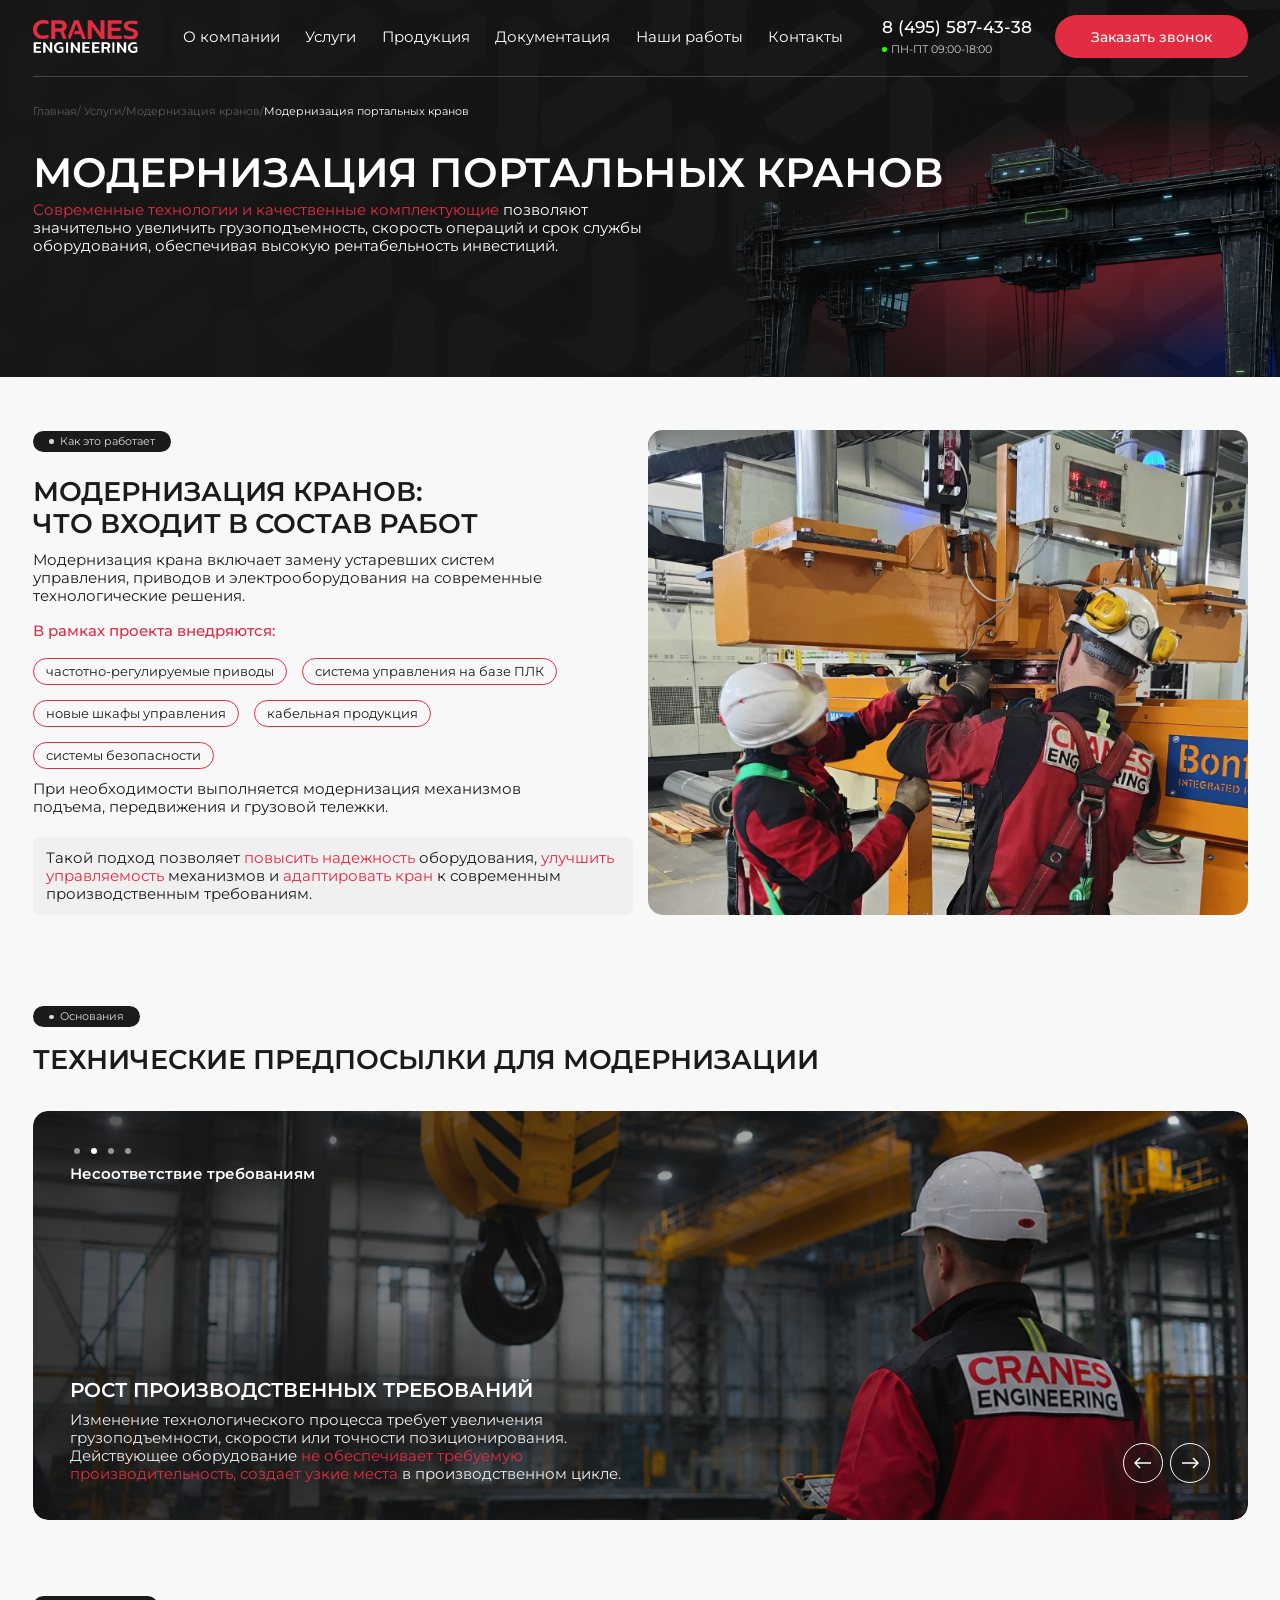
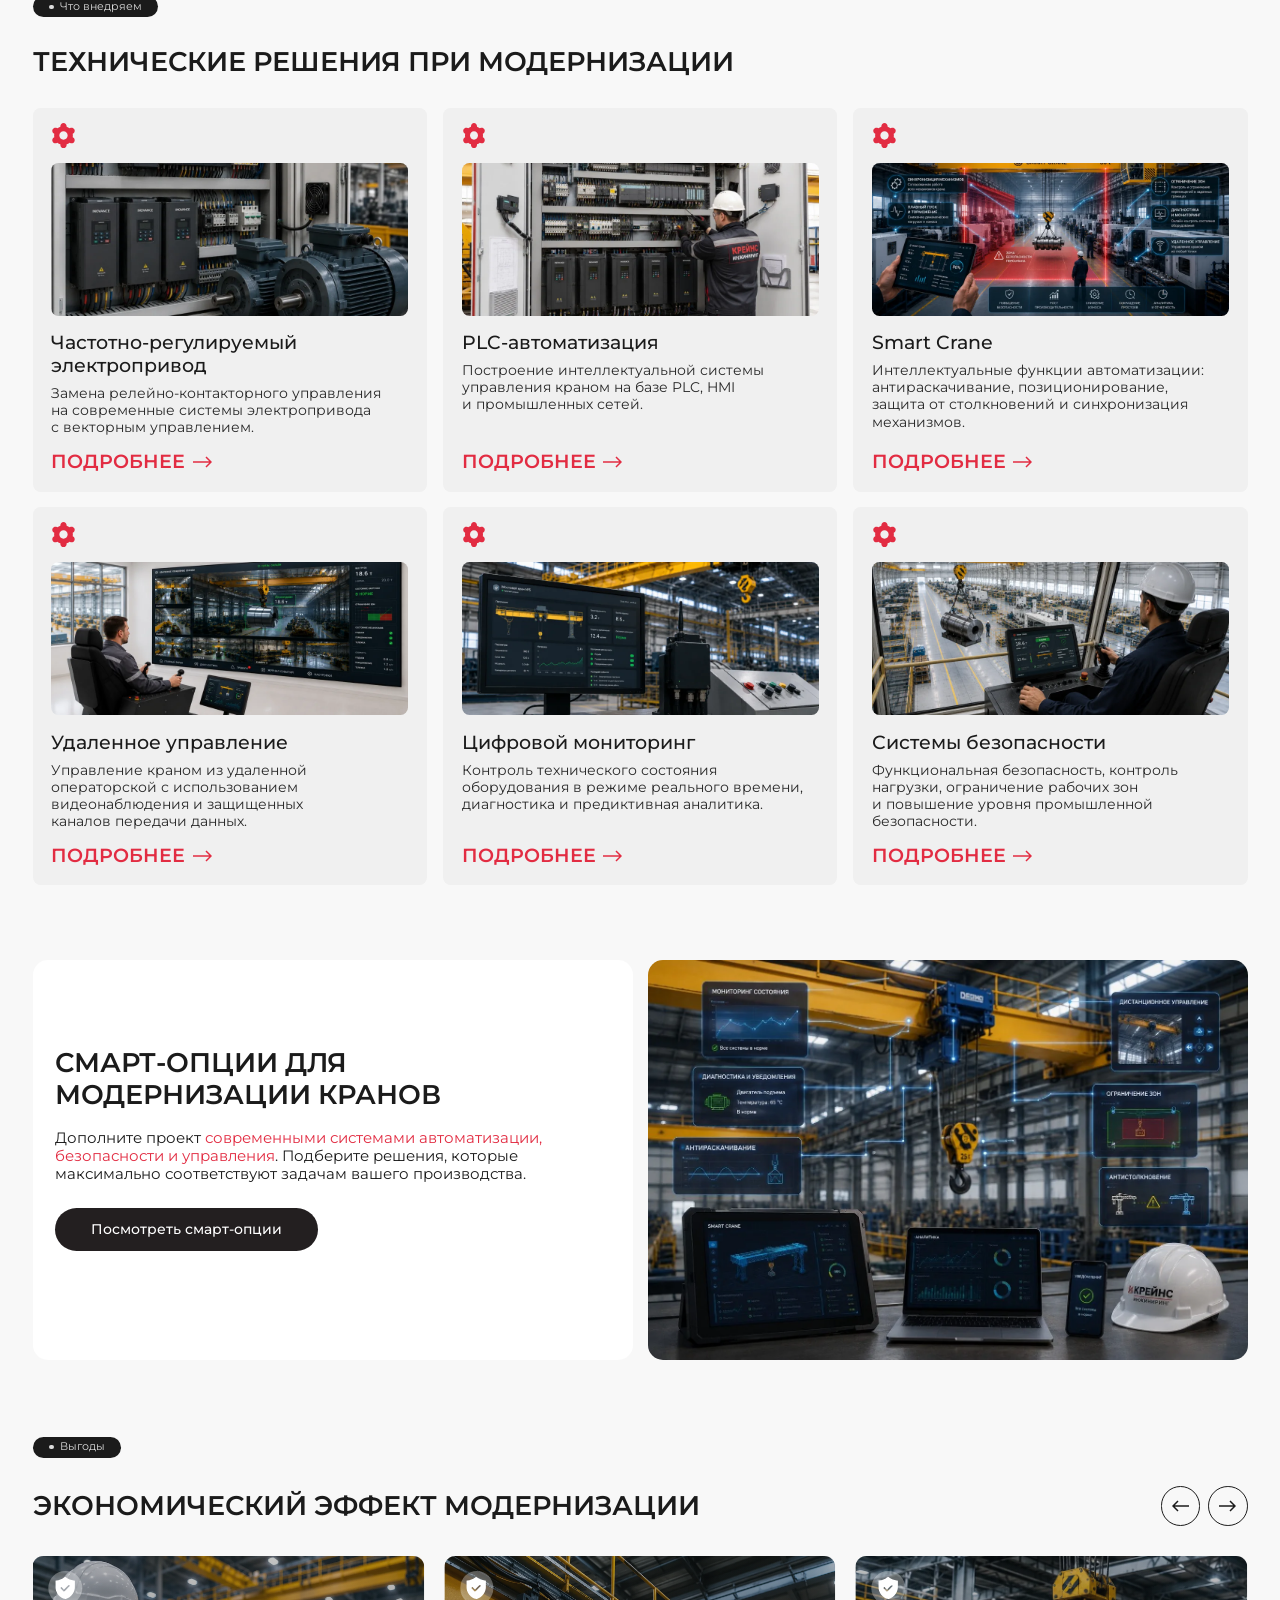
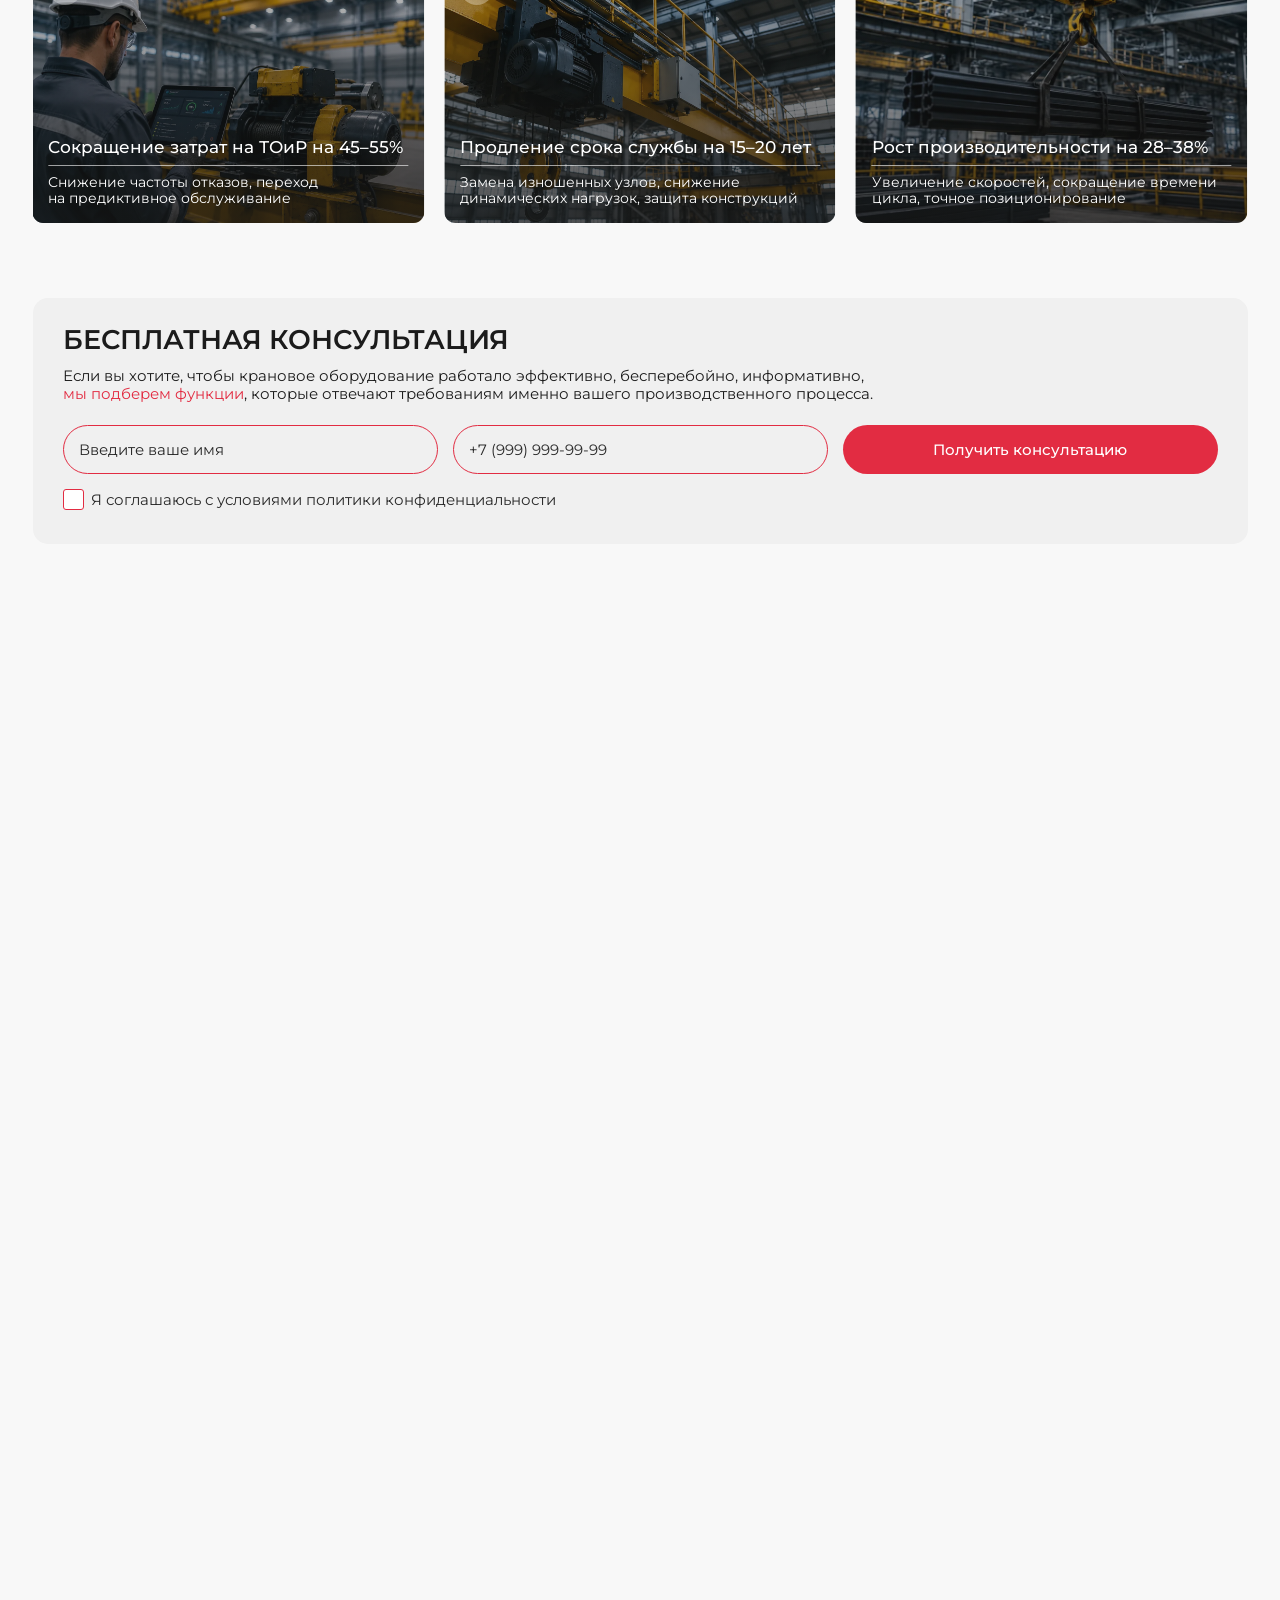
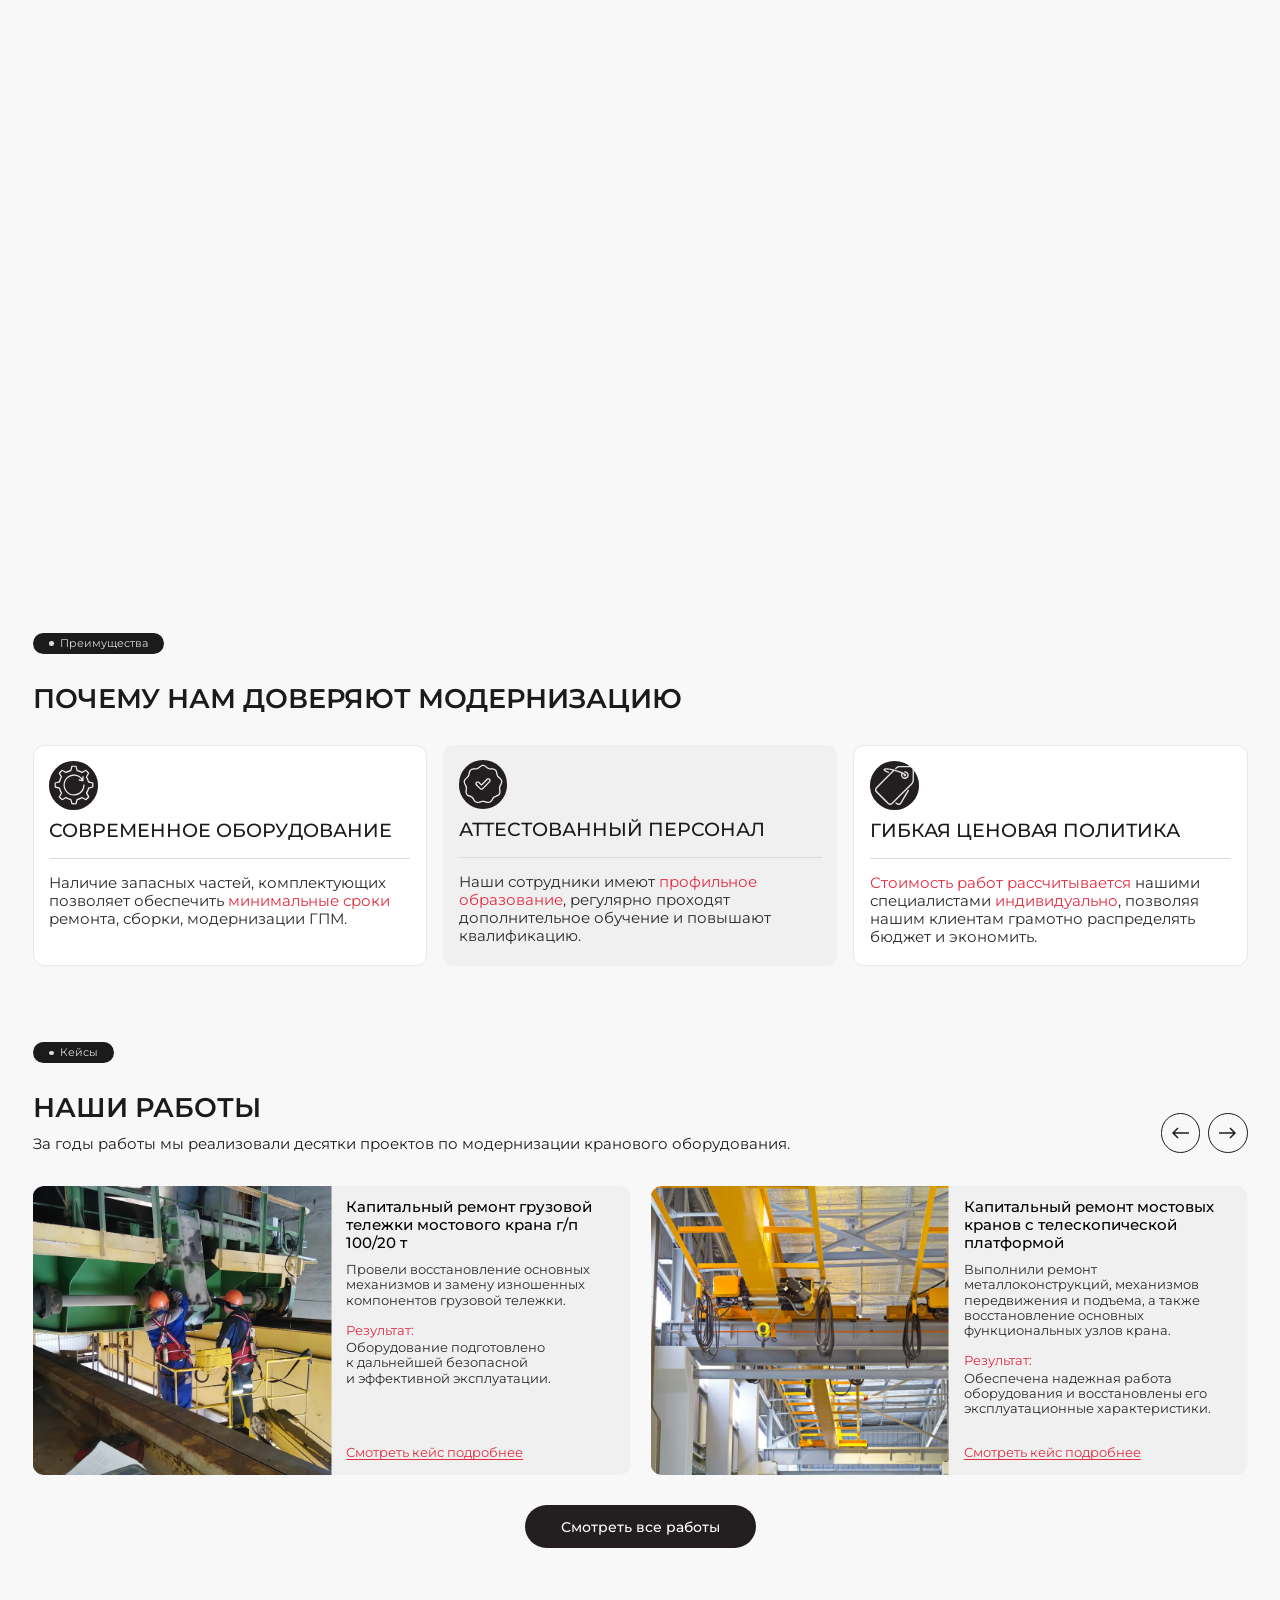
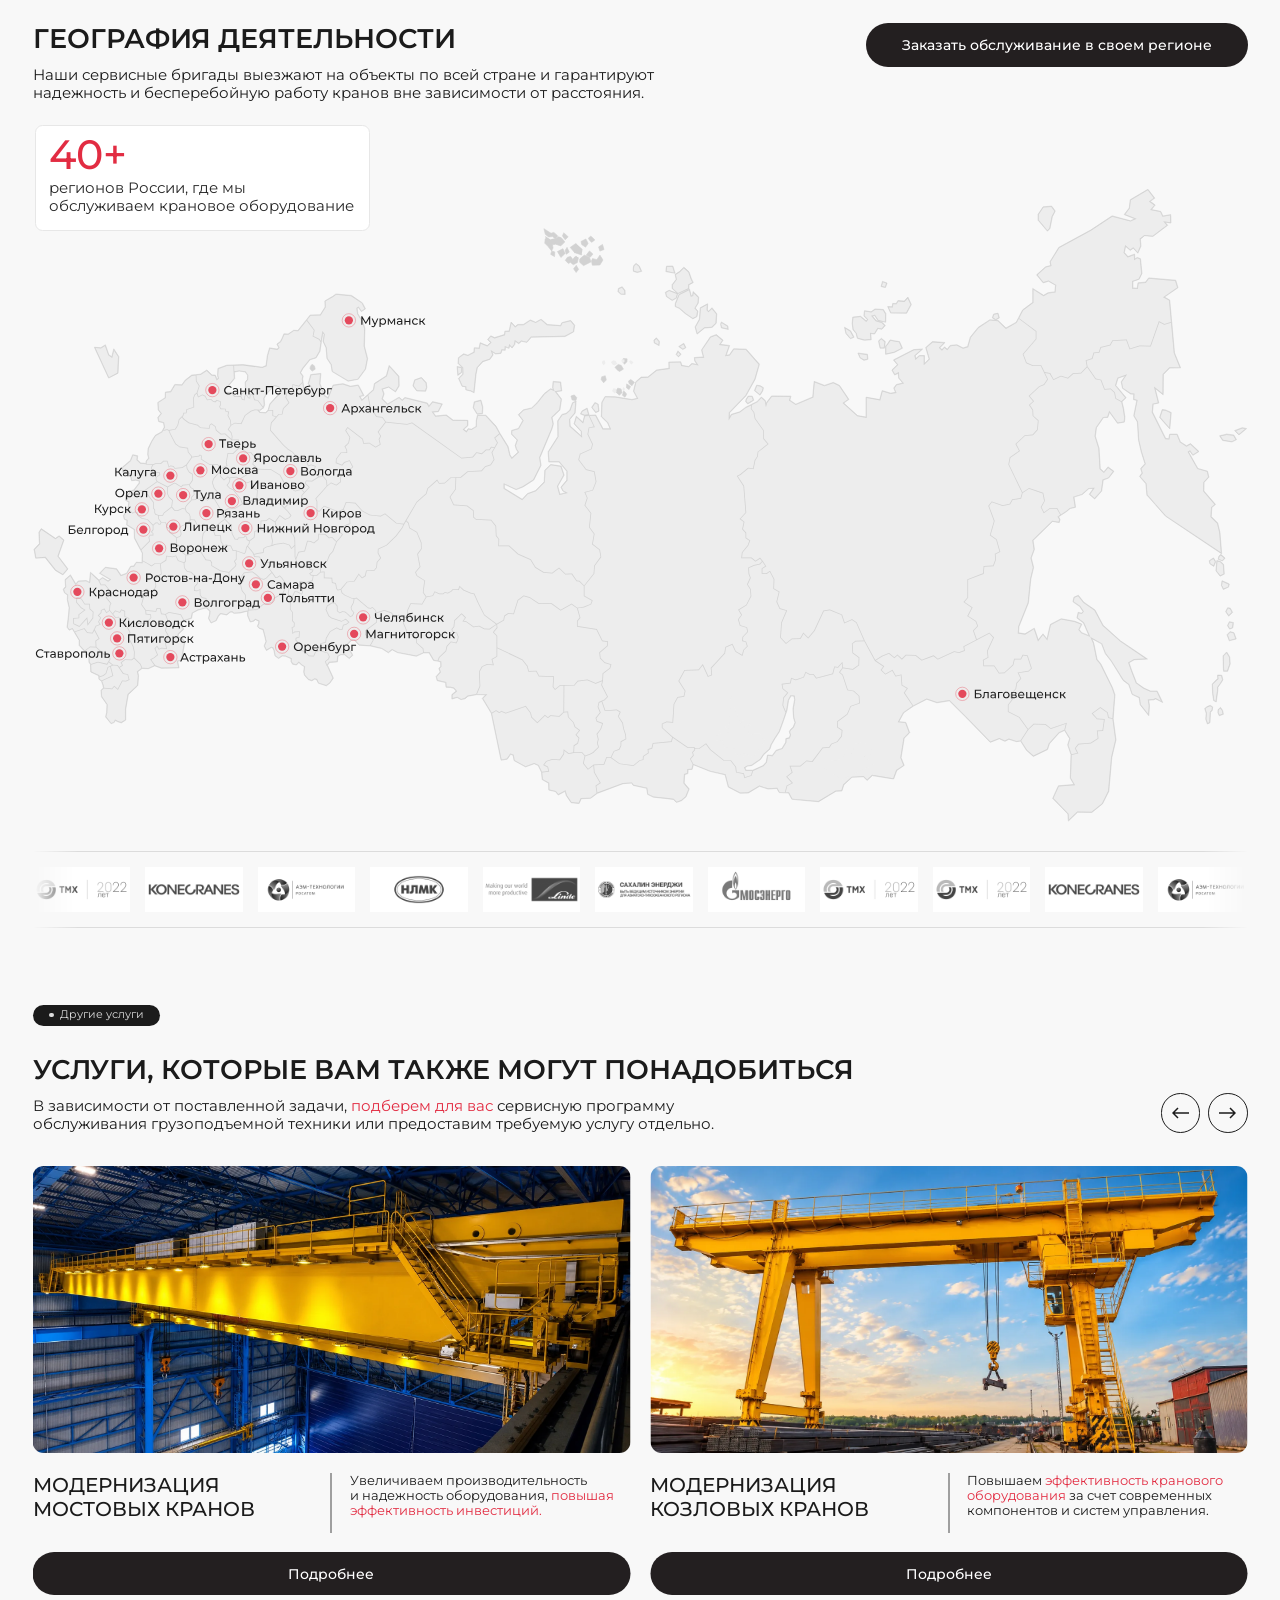
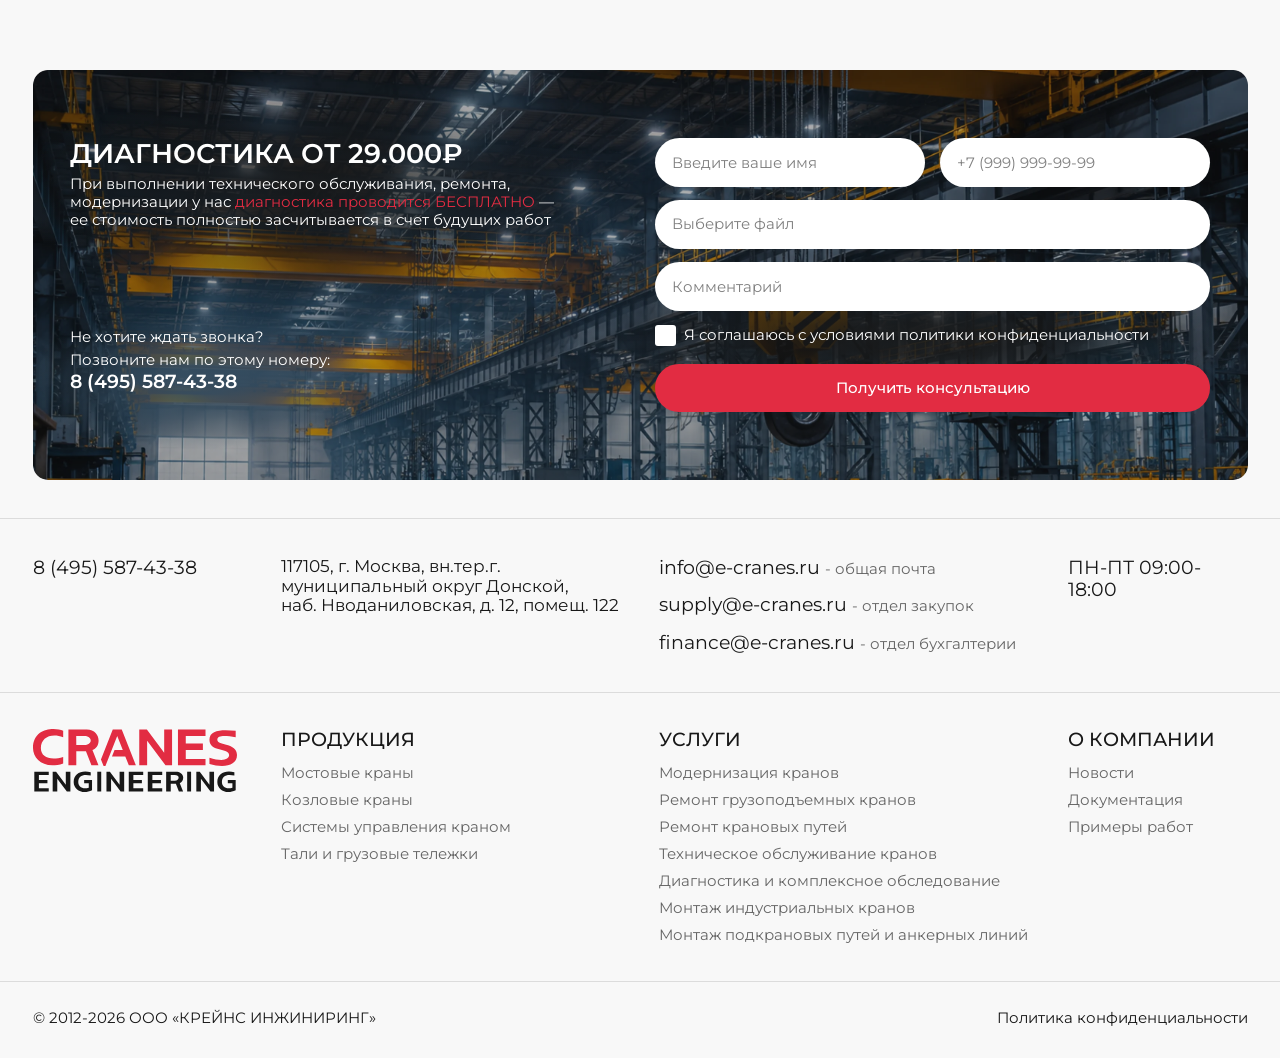
<file: modernizaciya-portalnyh-kranov.html>
<!DOCTYPE html>
<html lang="ru">
<head>
  <meta charset="UTF-8">
  <meta name="viewport" content="width=device-width, initial-scale=1.0, viewport-fit=cover">
  <title>Модернизация портальных кранов — CRANES ENGINEERING</title>
  <link rel="icon" href="data:,">
  <meta name="description" content="Модернизация портальных кранов: увеличение грузоподъемности, скорости операций и срока службы оборудования. Современные технологии и комплектующие.">
  <link rel="preload" href="assets/fonts/montserrat-cyrillic.woff2" as="font" type="font/woff2" crossorigin>
  <link rel="preload" href="assets/fonts/montserrat-latin.woff2" as="font" type="font/woff2" crossorigin>
  <link rel="preload" href="assets/img/hero-bg.webp" as="image" type="image/webp" fetchpriority="high">
  <link rel="stylesheet" href="assets/vendor/swiper/swiper-bundle.min.css">
  <link rel="stylesheet" href="assets/css/main.css">
  <link rel="stylesheet" href="assets/css/responsive.css">
</head>
<body>

  <section class="hero hero--port">
    <div class="hero__bg"></div>
    <div class="hero__glow"></div>
    <div class="hero__crane"></div>
    <div class="hero__overlay"></div>

    <div class="container">
      <header class="header">
        <div class="header__row">
          <a class="header__logo" href="index.html">
            <img src="assets/img/logo-light.svg" alt="CRANES ENGINEERING" width="140" height="43">
          </a>
          <nav class="header__nav" aria-label="Основное меню">
            <ul>
              <li><a href="#">О компании</a></li>
              <li class="header__nav-item has-mega">
                <a href="uslugi.html" aria-haspopup="true" aria-expanded="false">Услуги</a>
                <div class="mega">
                  <ul class="mega__col mega__col--root">
                    <li class="mega__item is-parent" data-mega="modernizaciya">
                      <a href="modernizaciya-kranov.html">Модернизация кранов</a>
                    </li>
                    <li class="mega__item"><a href="avtomatizaciya-kranov.html">Автоматизация кранов</a></li>
                    <li class="mega__item"><a href="#">Удаленное управление кранами</a></li>
                    <li class="mega__item"><a href="remont-mostovyh-kranov.html">Ремонт грузоподъемных кранов</a></li>
                    <li class="mega__item"><a href="#">Техническое обслуживание кранов</a></li>
                    <li class="mega__item"><a href="#">Диагностика<br>и комплексное обследование</a></li>
                    <li class="mega__item"><a href="#">Монтаж индустриальных кранов</a></li>
                    <li class="mega__item"><a href="#">Ремонт крановых путей</a></li>
                  </ul>
                  <ul class="mega__col mega__col--sub" data-mega-sub="modernizaciya">
                    <li class="mega__item"><a href="modernizaciya-kozlovyh-kranov.html">Модернизация козловых кранов</a></li>
                    <li class="mega__item"><a href="modernizaciya-mostovyh-kranov.html">Модернизация мостовых кранов</a></li>
                    <li class="mega__item"><a href="modernizaciya-portalnyh-kranov.html">Модернизация портальных кранов</a></li>
                    <li class="mega__item"><a href="#">Перевод кранов на радиоуправление</a></li>
                    <li class="mega__item"><a href="smart-opcii-dlya-kranov.html">Смарт опции для кранов</a></li>
                  </ul>
                </div>
              </li>
              <li><a href="#">Продукция</a></li>
              <li><a href="#">Документация</a></li>
              <li><a href="#">Наши работы</a></li>
              <li><a href="#">Контакты</a></li>
            </ul>
          </nav>
          <div class="header__contacts">
            <a class="header__phone" href="tel:+74955874338">8 (495) 587-43-38</a>
            <span class="header__hours">ПН-ПТ 09:00-18:00</span>
          </div>
          <button class="btn header__cta" type="button" data-popup="popup-callback">Заказать звонок</button>
          <button class="burger" type="button" aria-label="Открыть меню" aria-expanded="false" aria-controls="mobile-menu">
            <span></span><span></span><span></span>
          </button>
        </div>
        <hr class="header__divider">
      </header>

      <div class="mobile-menu" id="mobile-menu" hidden>
        <nav aria-label="Мобильное меню">
          <ul class="mobile-menu__list">
            <li><a href="#">О компании</a></li>
            <li><a href="uslugi.html">Услуги</a></li>
            <li><a href="#">Продукция</a></li>
            <li><a href="#">Документация</a></li>
            <li><a href="#">Наши работы</a></li>
            <li><a href="#">Контакты</a></li>
          </ul>
        </nav>
        <div class="mobile-menu__contacts">
          <a class="mobile-menu__phone" href="tel:+74955874338">8 (495) 587-43-38</a>
          <span class="header__hours">ПН-ПТ 09:00-18:00</span>
          <button class="btn" type="button" data-popup="popup-callback">Заказать звонок</button>
        </div>
      </div>

      <nav class="breadcrumbs" aria-label="Хлебные крошки">
        <a href="index.html">Главная</a>/ <a href="uslugi.html">Услуги</a>/<a href="modernizaciya-kranov.html">Модернизация кранов</a>/<span class="breadcrumbs__current">Модернизация портальных кранов</span>
      </nav>

      <h1 class="hero__title">Модернизация портальных кранов</h1>
      <p class="hero__lead">
        <span class="accent">Современные технологии и качественные комплектующие</span>
        позволяют значительно увеличить грузоподъемность, скорость операций и срок службы
        оборудования, обеспечивая высокую рентабельность инвестиций.
      </p>
    </div>
  </section>

  <section class="intro">
    <div class="container intro__grid">
      <div class="intro__content" data-reveal>
        <span class="section-badge">Как это работает</span>
        <h2 class="section-title intro__title">Модернизация кранов:<br>что входит в состав работ</h2>
        <p class="intro__text">
          Модернизация крана включает замену устаревших систем управления,
          приводов и электрооборудования на современные технологические решения.
        </p>
        <p class="intro__list-label">В рамках проекта внедряются:</p>
        <ul class="intro__chips">
          <li class="chip">частотно-регулируемые приводы</li>
          <li class="chip">система управления на базе ПЛК</li>
          <li class="chip">новые шкафы управления</li>
          <li class="chip">кабельная продукция</li>
          <li class="chip">системы безопасности</li>
        </ul>
        <p class="intro__text">
          При необходимости выполняется модернизация механизмов подъема,
          передвижения и грузовой тележки.
        </p>
        <div class="intro__note">
          Такой подход позволяет <span class="accent">повысить надежность</span> оборудования,
          <span class="accent">улучшить управляемость</span> механизмов
          и <span class="accent">адаптировать кран</span> к современным производственным требованиям.
        </div>
      </div>
      <div class="intro__photo" data-reveal>
        <img loading="lazy" src="assets/img/intro-photo-port.webp" alt="Модернизация шкафа управления крана" width="800" height="647">
      </div>
    </div>
  </section>

  <section class="reasons">
    <div class="container">
      <span class="section-badge" data-reveal>Основания</span>
      <h2 class="section-title reasons__title" data-reveal>Технические предпосылки для модернизации</h2>

      <div class="reasons__slider swiper" data-reveal>
        <div class="swiper-wrapper">

          <div class="swiper-slide reasons__slide">
            <img class="reasons__photo" src="assets/img/slide-iznos.webp" alt="Критический износ оборудования" loading="lazy">
            <div class="reasons__shade"></div>
            <div class="reasons__top">
              <p class="reasons__label">Критический износ</p>
            </div>
            <div class="reasons__body">
              <h3 class="reasons__heading">Выработка ресурса базовых узлов</h3>
              <p class="reasons__text">
                Механизмы подъема, передвижения и электрооборудование<br>
                достигли предельного износа. <span class="accent">Частота отказов растет, затраты на<br>
                внеплановые ремонты превышают 40% от стоимости планового<br>
                ТО.</span> Требуется замена изношенных узлов<br>
                с одновременным технологическим апгрейдом.
              </p>
            </div>
          </div>

          <div class="swiper-slide reasons__slide">
            <img class="reasons__photo" src="assets/img/slide-trebovaniya.webp" alt="Рост производственных требований" loading="lazy">
            <div class="reasons__shade"></div>
            <div class="reasons__top">
              <p class="reasons__label">Несоответствие требованиям</p>
            </div>
            <div class="reasons__body">
              <h3 class="reasons__heading">Рост производственных требований</h3>
              <p class="reasons__text">
                Изменение технологического процесса требует увеличения<br>
                грузоподъемности, скорости или точности позиционирования.<br>
                Действующее оборудование <span class="accent">не обеспечивает требуемую<br>
                производительность, создает узкие места</span> в производственном цикле.
              </p>
            </div>
          </div>

          <div class="swiper-slide reasons__slide">
            <img class="reasons__photo" src="assets/img/slide-bezopasnost.webp" alt="Современные системы безопасности" loading="lazy">
            <div class="reasons__shade"></div>
            <div class="reasons__top">
              <p class="reasons__label">Устаревшие системы безопасности</p>
            </div>
            <div class="reasons__body">
              <h3 class="reasons__heading">Повышение требований безопасности</h3>
              <p class="reasons__text">
                Современные требования промышленной безопасности предъявляют<br>
                <span class="accent">повышенные требования к системам управления мостовыми кранами.</span><br>
                Интеграция систем функциональной безопасности, диагностики и непрерывного<br>
                мониторинга повышает уровень защиты оборудования и персонала.
              </p>
            </div>
          </div>

          <div class="swiper-slide reasons__slide">
            <img class="reasons__photo" src="assets/img/slide-zatraty.webp" alt="Устаревшее электрооборудование" loading="lazy">
            <div class="reasons__shade"></div>
            <div class="reasons__top">
              <p class="reasons__label">Низкая энергоэффективность</p>
            </div>
            <div class="reasons__body">
              <h3 class="reasons__heading">Высокие эксплуатационные затраты</h3>
              <p class="reasons__text">
                Устаревшие системы электропривода и релейно-контакторного<br>
                управления отличаются <span class="accent">низкой энергоэффективностью и высокими<br>
                эксплуатационными затратами.</span><br>
                Энергопотребление и стоимость обслуживания значительно превышают<br>
                показатели современных частотно-регулируемых систем на 45-60%.
              </p>
            </div>
          </div>

        </div>

        <div class="reasons__pagination swiper-pagination"></div>

        <div class="reasons__nav">
          <button class="reasons__arrow reasons__arrow--prev" type="button" aria-label="Предыдущий слайд">
            <svg width="17" height="12" viewBox="0 0 17 12" fill="none"><path d="M6 1 1 6l5 5M1 6h16" stroke="currentColor" stroke-width="1.5"/></svg>
          </button>
          <button class="reasons__arrow reasons__arrow--next" type="button" aria-label="Следующий слайд">
            <svg width="17" height="12" viewBox="0 0 17 12" fill="none"><path d="M11 1l5 5-5 5M16 6H0" stroke="currentColor" stroke-width="1.5"/></svg>
          </button>
        </div>
      </div>
    </div>
  </section>

  <section class="solutions">
    <div class="container">
      <span class="section-badge" data-reveal>Что внедряем</span>
      <h2 class="section-title solutions__title" data-reveal>Технические решения при модернизации</h2>

      <div class="solutions__grid">

        <article class="solution-card" data-reveal>
          <img class="solution-card__icon" src="assets/img/icon-gear.svg" alt="" width="33" height="33">
          <img class="solution-card__photo" src="assets/img/card-privod.webp" alt="Частотно-регулируемый электропривод" loading="lazy">
          <h3 class="solution-card__title">Частотно-регулируемый электропривод</h3>
          <p class="solution-card__text">
            Замена релейно-контакторного управления<br>
            на современные системы электропривода<br>
            с&nbsp;векторным управлением.
          </p>
          <button class="solution-card__more" type="button" data-popup="popup-privod">
            Подробнее
            <svg width="19" height="12" viewBox="0 0 19 12" fill="none"><path d="M13 1l5 5-5 5M18 6H0" stroke="currentColor" stroke-width="1.5"/></svg>
          </button>
        </article>

        <article class="solution-card" data-reveal>
          <img class="solution-card__icon" src="assets/img/icon-gear.svg" alt="" width="33" height="33">
          <img class="solution-card__photo" src="assets/img/card-plc.webp" alt="PLC-автоматизация" loading="lazy">
          <h3 class="solution-card__title">PLC-автоматизация</h3>
          <p class="solution-card__text">
            Построение интеллектуальной системы управления краном на базе PLC, HMI
            и&nbsp;промышленных сетей.
          </p>
          <button class="solution-card__more" type="button" data-popup="popup-plc">
            Подробнее
            <svg width="19" height="12" viewBox="0 0 19 12" fill="none"><path d="M13 1l5 5-5 5M18 6H0" stroke="currentColor" stroke-width="1.5"/></svg>
          </button>
        </article>

        <article class="solution-card" data-reveal>
          <img class="solution-card__icon" src="assets/img/icon-gear.svg" alt="" width="33" height="33">
          <img class="solution-card__photo" src="assets/img/card-smart.webp" alt="Smart Crane" loading="lazy">
          <h3 class="solution-card__title">Smart Crane</h3>
          <p class="solution-card__text">
            Интеллектуальные функции автоматизации:<br>
            антираскачивание, позиционирование,<br>
            защита от столкновений и синхронизация<br>
            механизмов.
          </p>
          <button class="solution-card__more" type="button" data-popup="popup-smart">
            Подробнее
            <svg width="19" height="12" viewBox="0 0 19 12" fill="none"><path d="M13 1l5 5-5 5M18 6H0" stroke="currentColor" stroke-width="1.5"/></svg>
          </button>
        </article>

        <article class="solution-card" data-reveal>
          <img class="solution-card__icon" src="assets/img/icon-gear.svg" alt="" width="33" height="33">
          <img class="solution-card__photo" src="assets/img/card-remote.webp" alt="Удаленное управление" loading="lazy">
          <h3 class="solution-card__title">Удаленное управление</h3>
          <p class="solution-card__text">
            Управление краном из удаленной операторской с использованием видеонаблюдения
            и защищенных<br>каналов передачи данных.
          </p>
          <button class="solution-card__more" type="button" data-popup="popup-remote">
            Подробнее
            <svg width="19" height="12" viewBox="0 0 19 12" fill="none"><path d="M13 1l5 5-5 5M18 6H0" stroke="currentColor" stroke-width="1.5"/></svg>
          </button>
        </article>

        <article class="solution-card" data-reveal>
          <img class="solution-card__icon" src="assets/img/icon-gear.svg" alt="" width="33" height="33">
          <img class="solution-card__photo" src="assets/img/card-monitoring.webp" alt="Цифровой мониторинг" loading="lazy">
          <h3 class="solution-card__title">Цифровой мониторинг</h3>
          <p class="solution-card__text">
            Контроль технического состояния оборудования в режиме реального времени,
            диагностика и предиктивная аналитика.
          </p>
          <button class="solution-card__more" type="button" data-popup="popup-monitoring">
            Подробнее
            <svg width="19" height="12" viewBox="0 0 19 12" fill="none"><path d="M13 1l5 5-5 5M18 6H0" stroke="currentColor" stroke-width="1.5"/></svg>
          </button>
        </article>

        <article class="solution-card" data-reveal>
          <img class="solution-card__icon" src="assets/img/icon-gear.svg" alt="" width="33" height="33">
          <img class="solution-card__photo" src="assets/img/card-safety.webp" alt="Системы безопасности" loading="lazy">
          <h3 class="solution-card__title">Системы безопасности</h3>
          <p class="solution-card__text">
            Функциональная безопасность, контроль нагрузки, ограничение рабочих зон
            и&nbsp;повышение уровня промышленной безопасности.
          </p>
          <button class="solution-card__more" type="button" data-popup="popup-safety">
            Подробнее
            <svg width="19" height="12" viewBox="0 0 19 12" fill="none"><path d="M13 1l5 5-5 5M18 6H0" stroke="currentColor" stroke-width="1.5"/></svg>
          </button>
        </article>

      </div>
    </div>
  </section>

  <section class="smart-banner">
    <div class="container smart-banner__grid">
      <div class="smart-banner__card" data-reveal>
        <h2 class="section-title">Смарт-опции для<br>модернизации кранов</h2>
        <p class="smart-banner__text">
          Дополните проект <span class="accent">современными системами автоматизации,
          безопасности и управления</span>. Подберите решения, которые максимально
          соответствуют задачам вашего производства.
        </p>
        <a class="btn btn--dark smart-banner__btn" href="smart-opcii-dlya-kranov.html">Посмотреть смарт-опции</a>
      </div>
      <div class="smart-banner__photo" data-reveal>
        <img src="assets/img/smart-banner.webp" alt="Смарт-опции для кранов" loading="lazy">
      </div>
    </div>
  </section>

  <section class="effect">
    <div class="container">
      <span class="section-badge" data-reveal>Выгоды</span>
      <div class="effect__head" data-reveal>
        <h2 class="section-title">Экономический эффект модернизации</h2>
        <div class="effect__nav">
          <button class="effect__arrow effect__arrow--prev" type="button" aria-label="Предыдущий слайд">
            <svg width="17" height="12" viewBox="0 0 17 12" fill="none"><path d="M6 1 1 6l5 5M1 6h16" stroke="currentColor" stroke-width="1.5"/></svg>
          </button>
          <button class="effect__arrow effect__arrow--next" type="button" aria-label="Следующий слайд">
            <svg width="17" height="12" viewBox="0 0 17 12" fill="none"><path d="M11 1l5 5-5 5M16 6H0" stroke="currentColor" stroke-width="1.5"/></svg>
          </button>
        </div>
      </div>

      <div class="effect__slider swiper" data-reveal>
        <div class="swiper-wrapper">

          <div class="swiper-slide effect-card">
            <img class="effect-card__photo" src="assets/img/effect-energy.webp" alt="Снижение энергопотребления" loading="lazy">
            <div class="effect-card__shade"></div>
            <span class="effect-card__icon">
              <img src="assets/img/icon-shield.svg" alt="" width="20" height="22">
            </span>
            <div class="effect-card__body">
              <h3 class="effect-card__title">Снижение энергопотребления на 30%</h3>
              <p class="effect-card__caption effect-card__caption--18">За счет применения ЧРП с рекуперацией<br>и оптимизации режимов работы</p>
            </div>
          </div>

          <div class="swiper-slide effect-card">
            <img class="effect-card__photo" src="assets/img/effect-toir.webp" alt="Сокращение затрат на ТОиР" loading="lazy">
            <div class="effect-card__shade"></div>
            <span class="effect-card__icon">
              <img src="assets/img/icon-shield.svg" alt="" width="20" height="22">
            </span>
            <div class="effect-card__body">
              <h3 class="effect-card__title">Сокращение затрат на ТОиР на 45–55%</h3>
              <p class="effect-card__caption effect-card__caption--18">Снижение частоты отказов, переход<br>на предиктивное обслуживание</p>
            </div>
          </div>

          <div class="swiper-slide effect-card">
            <img class="effect-card__photo" src="assets/img/effect-service.webp" alt="Продление срока службы" loading="lazy">
            <div class="effect-card__shade"></div>
            <span class="effect-card__icon">
              <img src="assets/img/icon-shield.svg" alt="" width="20" height="22">
            </span>
            <div class="effect-card__body">
              <h3 class="effect-card__title">Продление срока службы на 15–20 лет</h3>
              <p class="effect-card__caption effect-card__caption--18">Замена изношенных узлов, снижение динамических нагрузок, защита конструкций</p>
            </div>
          </div>


          <div class="swiper-slide effect-card">
            <img class="effect-card__photo" src="assets/img/effect-rost.webp" alt="Рост производительности" loading="lazy">
            <div class="effect-card__shade"></div>
            <span class="effect-card__icon">
              <img src="assets/img/icon-shield.svg" alt="" width="20" height="22">
            </span>
            <div class="effect-card__body">
              <h3 class="effect-card__title">Рост производительности на 28–38%</h3>
              <p class="effect-card__caption effect-card__caption--18">Увеличение скоростей, сокращение времени цикла, точное позиционирование</p>
            </div>
          </div>

          <div class="swiper-slide effect-card">
            <img class="effect-card__photo" src="assets/img/effect-shtat.webp" alt="Оптимизация штата" loading="lazy">
            <div class="effect-card__shade"></div>
            <span class="effect-card__icon">
              <img src="assets/img/icon-shield.svg" alt="" width="20" height="22">
            </span>
            <div class="effect-card__body">
              <h3 class="effect-card__title">Оптимизация штата на 18–35%</h3>
              <p class="effect-card__caption effect-card__caption--18">Автоматизация операций, повышение производительности одного оператора</p>
            </div>
          </div>

          <div class="swiper-slide effect-card">
            <img class="effect-card__photo" src="assets/img/effect-avar.webp" alt="Снижение аварийности" loading="lazy">
            <div class="effect-card__shade"></div>
            <span class="effect-card__icon">
              <img src="assets/img/icon-shield.svg" alt="" width="20" height="22">
            </span>
            <div class="effect-card__body">
              <h3 class="effect-card__title">Снижение аварийности на 70–80%</h3>
              <p class="effect-card__caption effect-card__caption--18">Внедрение систем защиты, ограничителей, мониторинга критических параметров</p>
            </div>
          </div>
        </div>
      </div>
    </div>
  </section>

  <section class="consult" id="zayavka">
    <div class="container">
      <form class="consult__box" action="#" method="post" data-reveal>
        <h2 class="section-title">Бесплатная консультация</h2>
        <p class="consult__text">
          Если вы хотите, чтобы крановое оборудование работало эффективно, бесперебойно, информативно,<br>
          <span class="accent">мы подберем функции</span>, которые отвечают
          требованиям именно вашего производственного процесса.
        </p>
        <div class="consult__row">
          <input class="consult__input" type="text" name="name" placeholder="Введите ваше имя" required>
          <input class="consult__input" type="tel" name="phone" placeholder="+7 (999) 999-99-99" required>
          <button class="btn consult__submit" type="submit">Получить консультацию</button>
        </div>
        <label class="consult__agree">
          <input type="checkbox" name="agree" required>
          <span class="consult__checkbox" aria-hidden="true"></span>
          Я соглашаюсь с условиями политики конфиденциальности
        </label>
      </form>
    </div>
  </section>

  <section class="stages">
    <div class="container">
      <span class="section-badge" data-reveal>Этапы</span>
      <h2 class="section-title stages__title" data-reveal>Этапы выполнения работ по модернизации</h2>
      <p class="stages__lead" data-reveal>
        <span class="accent">Крейнс</span> <b>Инжиниринг</b>&nbsp;применяет проектный подход
        с четким разделением этапов<br>
        и&nbsp;контролем сроков выполнения.
      </p>

      <div class="stages__grid">
        <div class="stage-card" data-reveal>
          <span class="stage-card__num">01</span>
          <h3 class="stage-card__title">Технический аудит</h3>
          <p class="stage-card__text">Проверка конструкций, механизмов и систем управления.</p>
        </div>
        <div class="stage-card" data-reveal>
          <span class="stage-card__num">02</span>
          <h3 class="stage-card__title">Проектирование</h3>
          <p class="stage-card__text">Разработка технического решения, расчеты и подбор оборудования.</p>
        </div>
        <div class="stage-card stage-card--photo" data-reveal>
          <img src="assets/img/stages-photo-port.webp" alt="Цех с мостовым краном" loading="lazy">
        </div>
        <div class="stage-card" data-reveal>
          <span class="stage-card__num">03</span>
          <h3 class="stage-card__title">Изготовление и поставка</h3>
          <p class="stage-card__text">Производство конструкций, комплектация и доставка оборудования на объект.</p>
        </div>
        <div class="stage-card" data-reveal>
          <span class="stage-card__num">04</span>
          <h3 class="stage-card__title">Демонтаж оборудования</h3>
          <p class="stage-card__text">Вывод оборудования из&nbsp;эксплуатации и подготовка к&nbsp;модернизации.</p>
        </div>
        <div class="stage-card" data-reveal>
          <span class="stage-card__num">05</span>
          <h3 class="stage-card__title">Монтаж и интеграция</h3>
          <p class="stage-card__text">Установка новых механизмов, систем управления и&nbsp;инженерных коммуникаций.</p>
        </div>
        <div class="stage-card" data-reveal>
          <span class="stage-card__num">06</span>
          <h3 class="stage-card__title">Пусконаладка</h3>
          <p class="stage-card__text">Настройка оборудования, программирование и&nbsp;проведение испытаний.</p>
        </div>
        <div class="stage-card stage-card--accent" data-reveal>
          <span class="stage-card__num">07</span>
          <h3 class="stage-card__title">Приемка и обучение</h3>
          <p class="stage-card__text">Приемочные испытания, обучение персонала и передача документации.</p>
        </div>
      </div>
    </div>
  </section>

  <section class="about">
    <div class="container">
      <span class="section-badge" data-reveal>О нас</span>
      <h2 class="section-title about__title" data-reveal>Новая эффективность вашего кранового оборудования</h2>
      <p class="about__lead" data-reveal>
        <span class="accent">Внедряем технические решения</span>, которые позволяют оптимизировать оборудование, снизить
        затраты на потребление и адаптировать кран к современным производственным задачам.
      </p>
      <div class="about__grid">
        <div class="about__card" data-reveal>
          <p class="about__text">
            <span class="accent">Крейнс</span> <b>Инжиниринг</b>&nbsp;выполняет комплексную модернизацию портальных кранов
            с <span class="accent">увеличением остаточного ресурса на&nbsp;15–20 лет&nbsp;и снижением
            эксплуатационных затрат до&nbsp;55%</span>.
          </p>
          <p class="about__text">
            Разрабатываем технические решения на основе детального аудита оборудования
            с учетом фактического износа механизмов, режима работы и требований производства.
          </p>
          <div class="about__highlight">
            <p class="about__highlight-title">Проектирование и внедрение за 45–90 дней</p>
            <p class="about__highlight-text">От технического аудита до пусконаладки с минимальным простоем производства</p>
          </div>
          <button class="btn btn--dark about__btn" type="button">Рассчитать смету</button>
        </div>
        <div class="about__photo" data-reveal>
          <img src="assets/img/about-photo.webp" alt="Модернизированный мостовой кран" loading="lazy">
        </div>
      </div>
    </div>
  </section>

  <section class="stats">
    <div class="container stats__grid">
      <div class="stats__info">
        <span class="section-badge" data-reveal>Наши показатели</span>
        <h2 class="section-title stats__title" data-reveal>Цифры, за которыми<br>стоит практический опыт</h2>
        <button class="btn btn--grey stats__btn" type="button" data-reveal>Связаться с нами</button>
        <p class="stats__text" data-reveal>
          Подбираем оптимальные решения по модернизации с учетом особенностей объекта
          и условий эксплуатации.
        </p>
      </div>
      <div class="stats__cards" data-reveal>
        <div class="stat-card stat-card--grey">
          <p class="stat-card__value">1000+</p>
          <p class="stat-card__caption">Реализованных проектов для промышленных предприятий</p>
        </div>
        <div class="stat-card">
          <p class="stat-card__value">50 000+</p>
          <p class="stat-card__caption">Часов технического обслуживания в год</p>
        </div>
        <div class="stat-card">
          <p class="stat-card__value">24/7</p>
          <p class="stat-card__caption">Техническая поддержка и выезд на объект</p>
        </div>
        <div class="stat-card stat-card--accent">
          <p class="stat-card__value">100%</p>
          <p class="stat-card__caption">Кранов соответствуют ГОСТ<br>и ТУ после модернизации</p>
        </div>
      </div>
    </div>
  </section>

  <section class="advantages">
    <div class="container">
      <span class="section-badge" data-reveal>Преимущества</span>
      <h2 class="section-title advantages__title" data-reveal>Почему нам доверяют модернизацию</h2>
      <div class="advantages__grid">
        <div class="advantage-card advantage-card--white" data-reveal>
          <span class="advantage-card__icon">
            <img src="assets/img/icon-equipment.svg" alt="" width="40" height="40">
          </span>
          <h3 class="advantage-card__title">Современное оборудование</h3>
          <p class="advantage-card__text">
            Наличие запасных частей, комплектующих позволяет обеспечить
            <span class="accent">минимальные сроки</span> ремонта, сборки, модернизации ГПМ.
          </p>
        </div>
        <div class="advantage-card" data-reveal>
          <span class="advantage-card__icon">
            <img src="assets/img/icon-staff.svg" alt="" width="40" height="40">
          </span>
          <h3 class="advantage-card__title">Аттестованный персонал</h3>
          <p class="advantage-card__text">
            Наши сотрудники имеют <span class="accent">профильное образование</span>, регулярно
            проходят дополнительное обучение и повышают квалификацию.
          </p>
        </div>
        <div class="advantage-card advantage-card--white" data-reveal>
          <span class="advantage-card__icon">
            <img src="assets/img/icon-price.svg" alt="" width="39" height="39">
          </span>
          <h3 class="advantage-card__title">Гибкая ценовая политика</h3>
          <p class="advantage-card__text">
            <span class="accent">Стоимость работ рассчитывается</span> нашими специалистами
            <span class="accent">индивидуально</span>, позволяя нашим клиентам грамотно
            распределять бюджет и экономить.
          </p>
        </div>
      </div>
    </div>
  </section>

  <section class="cases">
    <div class="container">
      <span class="section-badge" data-reveal>Кейсы</span>
      <div class="cases__head" data-reveal>
        <div>
          <h2 class="section-title">Наши работы</h2>
          <p class="cases__lead">За годы работы мы реализовали десятки проектов по модернизации кранового оборудования.</p>
        </div>
        <div class="slider-nav">
          <button class="slider-arrow cases__prev" type="button" aria-label="Предыдущий слайд">
            <svg width="17" height="12" viewBox="0 0 17 12" fill="none"><path d="M6 1 1 6l5 5M1 6h16" stroke="currentColor" stroke-width="1.5"/></svg>
          </button>
          <button class="slider-arrow cases__next" type="button" aria-label="Следующий слайд">
            <svg width="17" height="12" viewBox="0 0 17 12" fill="none"><path d="M11 1l5 5-5 5M16 6H0" stroke="currentColor" stroke-width="1.5"/></svg>
          </button>
        </div>
      </div>

      <div class="cases__slider swiper" data-reveal>
        <div class="swiper-wrapper">
          <div class="swiper-slide case-card">
            <img class="case-card__photo" src="assets/img/case-1.webp" alt="Модернизация мостового крана" loading="lazy">
            <div class="case-card__content">
              <h3 class="case-card__title">Модернизация<br>мостового крана гп 32/5т</h3>
              <p class="case-card__text">
                Выполнили комплексное обновление оборудования: замену ключевых узлов,
                модернизацию системы управления и&nbsp;пусконаладочные работы.
              </p>
              <p class="case-card__label">Результат:</p>
              <p class="case-card__text">
                Решение позволило повысить надежность эксплуатации и продлить срок службы крана.
              </p>
              <a class="case-card__link" href="#">Смотреть кейс подробнее</a>
            </div>
          </div>
          <div class="swiper-slide case-card">
            <img class="case-card__photo" src="assets/img/case-2.webp" alt="Капитальный ремонт грузовой тележки" loading="lazy">
            <div class="case-card__content">
              <h3 class="case-card__title">Капитальный ремонт грузовой тележки мостового крана г/п 100/20 т</h3>
              <p class="case-card__text">
                Провели восстановление основных механизмов и замену изношенных компонентов
                грузовой тележки.
              </p>
              <p class="case-card__label">Результат:</p>
              <p class="case-card__text">
                Оборудование подготовлено к&nbsp;дальнейшей безопасной и&nbsp;эффективной эксплуатации.
              </p>
              <a class="case-card__link" href="#">Смотреть кейс подробнее</a>
            </div>
          </div>

          <div class="swiper-slide case-card">
            <img class="case-card__photo" src="assets/img/case-3.webp" alt="Капитальный ремонт мостовых кранов с телескопической платформой" loading="lazy">
            <div class="case-card__content">
              <h3 class="case-card__title">Капитальный ремонт мостовых кранов с телескопической платформой</h3>
              <p class="case-card__text">
                Выполнили ремонт металлоконструкций, механизмов передвижения и&nbsp;подъема,
                а&nbsp;также восстановление основных функциональных узлов крана.
              </p>
              <p class="case-card__label">Результат:</p>
              <p class="case-card__text">
                Обеспечена надежная работа оборудования и&nbsp;восстановлены его
                эксплуатационные характеристики.
              </p>
              <a class="case-card__link" href="#">Смотреть кейс подробнее</a>
            </div>
          </div>
          <div class="swiper-slide case-card">
            <img class="case-card__photo" src="assets/img/case-4.webp" alt="Монтаж мостового крана" loading="lazy">
            <div class="case-card__content">
              <h3 class="case-card__title">Монтаж мостового крана</h3>
              <p class="case-card__text">
                Выполнили сборку и&nbsp;установку мостового крана, монтаж основных механизмов
                и&nbsp;подключение инженерных систем.
              </p>
              <p class="case-card__label">Результат:</p>
              <p class="case-card__text">
                Оборудование успешно введено в&nbsp;эксплуатацию и&nbsp;готово к&nbsp;безопасной
                работе в&nbsp;штатном режиме.
              </p>
              <a class="case-card__link" href="#">Смотреть кейс подробнее</a>
            </div>
          </div>
        </div>
      </div>

      <div class="cases__all" data-reveal>
        <a class="btn btn--dark" href="#">Смотреть все работы</a>
      </div>
    </div>
  </section>

  <section class="geo">
    <div class="container">
      <div class="geo__head" data-reveal>
        <div>
          <h2 class="section-title">География деятельности</h2>
          <p class="geo__lead">
            Наши сервисные бригады выезжают на объекты по всей стране и гарантируют
            надежность и бесперебойную работу кранов вне зависимости от расстояния.
          </p>
        </div>
        <button class="btn btn--dark geo__cta" type="button">Заказать обслуживание в своем регионе</button>
      </div>

      <div class="geo__map-wrap" data-reveal>
        <div class="geo__stat">
          <p class="geo__stat-value">40+</p>
          <p class="geo__stat-caption">регионов России, где мы обслуживаем крановое оборудование</p>
        </div>
        <object class="geo__map" type="image/svg+xml" data="assets/img/map-russia.svg" aria-label="Карта регионов России, где работают сервисные бригады"></object>
      </div>

      <div class="geo__clients" data-reveal>
        <div class="geo__logo"><img src="assets/img/logo-client-2.webp" alt="Логотип клиента" loading="lazy"></div>
        <div class="geo__logo"><img src="assets/img/logo-client-3.webp" alt="Логотип клиента" loading="lazy"></div>
        <div class="geo__logo"><img src="assets/img/logo-client-4.webp" alt="Логотип клиента" loading="lazy"></div>
        <div class="geo__logo"><img src="assets/img/logo-client-5.webp" alt="Логотип клиента" loading="lazy"></div>
        <div class="geo__logo"><img src="assets/img/logo-client-6.webp" alt="Логотип клиента" loading="lazy"></div>
        <div class="geo__logo"><img src="assets/img/logo-client-7.webp" alt="Логотип клиента" loading="lazy"></div>
        <div class="geo__logo"><img src="assets/img/logo-client-1.webp" alt="Логотип клиента" loading="lazy"></div>
        <div class="geo__logo"><img src="assets/img/logo-client-2.webp" alt="Логотип клиента" loading="lazy"></div>
      </div>
    </div>
  </section>

  <section class="other">
    <div class="container">
      <span class="section-badge" data-reveal>Другие услуги</span>
      <div class="other__head" data-reveal>
        <div>
          <h2 class="section-title">Услуги, которые вам также могут понадобиться</h2>
          <p class="other__lead">
            В зависимости от поставленной задачи, <span class="accent">подберем для вас</span> сервисную программу
            обслуживания грузоподъемной техники или предоставим требуемую услугу отдельно.
          </p>
        </div>
        <div class="slider-nav">
          <button class="slider-arrow other__prev" type="button" aria-label="Предыдущий слайд">
            <svg width="17" height="12" viewBox="0 0 17 12" fill="none"><path d="M6 1 1 6l5 5M1 6h16" stroke="currentColor" stroke-width="1.5"/></svg>
          </button>
          <button class="slider-arrow other__next" type="button" aria-label="Следующий слайд">
            <svg width="17" height="12" viewBox="0 0 17 12" fill="none"><path d="M11 1l5 5-5 5M16 6H0" stroke="currentColor" stroke-width="1.5"/></svg>
          </button>
        </div>
      </div>

      <div class="other__slider swiper" data-reveal>
        <div class="swiper-wrapper">
          <div class="swiper-slide other-card">
            <img class="other-card__photo" src="assets/img/service-kozlov.webp" alt="Модернизация козловых кранов" loading="lazy">
            <div class="other-card__row">
              <h3 class="other-card__title">Модернизация козловых кранов</h3>
              <p class="other-card__text">
                Повышаем <span class="accent">эффективность кранового оборудования</span> за счет современных компонентов и систем управления.
              </p>
            </div>
            <a class="btn btn--dark other-card__btn" href="modernizaciya-kozlovyh-kranov.html">Подробнее</a>
          </div>
          <div class="swiper-slide other-card">
            <img class="other-card__photo" src="assets/img/service-most.webp" alt="Модернизация мостовых кранов" loading="lazy">
            <div class="other-card__row">
              <h3 class="other-card__title">Модернизация мостовых кранов</h3>
              <p class="other-card__text">
                Увеличиваем производительность и&nbsp;надежность оборудования, <span class="accent">повышая эффективность инвестиций.</span>
              </p>
            </div>
            <a class="btn btn--dark other-card__btn" href="modernizaciya-mostovyh-kranov.html">Подробнее</a>
          </div>

          <div class="swiper-slide other-card">
            <img class="other-card__photo" src="assets/img/service-kozlov.webp" alt="Модернизация козловых кранов" loading="lazy">
            <div class="other-card__row">
              <h3 class="other-card__title">Модернизация козловых кранов</h3>
              <p class="other-card__text">
                Повышаем <span class="accent">эффективность кранового оборудования</span> за счет современных компонентов и систем управления.
              </p>
            </div>
            <a class="btn btn--dark other-card__btn" href="modernizaciya-kozlovyh-kranov.html">Подробнее</a>
          </div>
          <div class="swiper-slide other-card">
            <img class="other-card__photo" src="assets/img/service-most.webp" alt="Модернизация мостовых кранов" loading="lazy">
            <div class="other-card__row">
              <h3 class="other-card__title">Модернизация мостовых кранов</h3>
              <p class="other-card__text">
                Увеличиваем производительность и&nbsp;надежность оборудования, <span class="accent">повышая эффективность инвестиций.</span>
              </p>
            </div>
            <a class="btn btn--dark other-card__btn" href="modernizaciya-mostovyh-kranov.html">Подробнее</a>
          </div>
        </div>
      </div>
    </div>
  </section>

  <section class="diag">
    <div class="container">
      <div class="diag__box" data-reveal>
        <img class="diag__bg" src="assets/img/diag-bg.webp" alt="" loading="lazy">
        <div class="diag__shade"></div>
        <div class="diag__grid">
          <div class="diag__info">
            <h2 class="diag__title">Диагностика от 29.000₽</h2>
            <p class="diag__text">
              При выполнении технического обслуживания, ремонта, модернизации
              у нас&nbsp;<span class="accent">диагностика проводится БЕСПЛАТНО</span>&nbsp;— ее стоимость полностью
              засчитывается в счет будущих работ
            </p>
            <div class="diag__phone-block">
              <p>Не хотите ждать звонка?</p>
              <p>Позвоните нам по этому номеру:</p>
              <a class="diag__phone" href="tel:+74955874338">8 (495) 587-43-38</a>
            </div>
          </div>
          <form class="diag__form" action="#" method="post">
            <div class="diag__form-row">
              <input class="diag__input" type="text" name="name" placeholder="Введите ваше имя" required>
              <input class="diag__input" type="tel" name="phone" placeholder="+7 (999) 999-99-99" required>
            </div>
            <label class="diag__file">
              <input type="file" name="file">
              <span class="diag__file-label">Выберите файл</span>
            </label>
            <input class="diag__input" type="text" name="comment" placeholder="Комментарий">
            <label class="diag__agree">
              <input type="checkbox" name="agree" required>
              <span class="diag__checkbox" aria-hidden="true"></span>
              Я соглашаюсь с условиями политики конфиденциальности
            </label>
            <button class="btn diag__submit" type="submit">Получить консультацию</button>
          </form>
        </div>
      </div>
    </div>
  </section>

  <footer class="footer">
    <hr>
    <div class="container footer__contacts">
      <a href="tel:+74955874338">8 (495) 587-43-38</a>
      <p class="footer__address">
        117105, г. Москва, вн.тер.г.<br>
        муниципальный округ Донской,<br>
        наб. Нводаниловская, д. 12, помещ. 122
      </p>
      <ul class="footer__emails">
        <li><a href="mailto:info@e-cranes.ru">info@e-cranes.ru</a> <span class="note">- общая почта</span></li>
        <li><a href="mailto:supply@e-cranes.ru">supply@e-cranes.ru</a> <span class="note">- отдел закупок</span></li>
        <li><a href="mailto:finance@e-cranes.ru">finance@e-cranes.ru</a> <span class="note">- отдел бухгалтерии</span></li>
      </ul>
      <span>ПН-ПТ 09:00-18:00</span>
    </div>
    <hr>
    <div class="container footer__cols">
      <a class="footer__logo" href="index.html">
        <img src="assets/img/logo-dark.svg" alt="CRANES ENGINEERING" width="273" height="84">
      </a>
      <div class="footer__col">
        <p class="footer__col-title">Продукция</p>
        <ul>
          <li><a href="#">Мостовые краны</a></li>
          <li><a href="#">Козловые краны</a></li>
          <li><a href="#">Системы управления краном</a></li>
          <li><a href="#">Тали и грузовые тележки</a></li>
        </ul>
      </div>
      <div class="footer__col">
        <p class="footer__col-title">Услуги</p>
        <ul>
          <li><a href="modernizaciya-kranov.html">Модернизация кранов</a></li>
          <li><a href="#">Ремонт грузоподъемных кранов</a></li>
          <li><a href="#">Ремонт крановых путей</a></li>
          <li><a href="#">Техническое обслуживание кранов</a></li>
          <li><a href="#">Диагностика и комплексное обследование</a></li>
          <li><a href="#">Монтаж индустриальных кранов</a></li>
          <li><a href="#">Монтаж подкрановых путей и анкерных линий</a></li>
        </ul>
      </div>
      <div class="footer__col">
        <p class="footer__col-title">О компании</p>
        <ul>
          <li><a href="#">Новости</a></li>
          <li><a href="#">Документация</a></li>
          <li><a href="#">Примеры работ</a></li>
        </ul>
      </div>
    </div>
    <hr>
    <div class="container footer__bottom">
      <span>© 2012-2026 ООО «КРЕЙНС ИНЖИНИРИНГ»</span>
      <a href="#">Политика конфиденциальности</a>
    </div>
  </footer>

  <div class="modal" id="popup-privod" role="dialog" aria-modal="true" aria-labelledby="popup-privod-title" hidden>
    <div class="modal__box">
      <button class="modal__close" type="button" aria-label="Закрыть">
        <svg width="30" height="30" viewBox="0 0 30 30" fill="none"><path d="M3 3l24 24M27 3L3 27" stroke="currentColor" stroke-width="4"/></svg>
      </button>
      <h3 class="modal__title" id="popup-privod-title">Частотно-регулируемый электропривод</h3>
      <p class="modal__text">
        Современные частотно-регулируемые электроприводы <span class="accent">обеспечивают плавное
        управление всеми механизмами крана,</span> заменяя устаревшие релейно-контакторные схемы.
        Использование преобразователей частоты и векторного управления снижает динамические нагрузки
        на механизмы, повышает точность позиционирования груза и сокращает энергопотребление оборудования.
      </p>
      <p class="modal__text">
        Модернизация позволяет увеличить ресурс основных узлов, повысить надежность работы крана
        и снизить эксплуатационные затраты в течение всего жизненного цикла оборудования.
      </p>
      <p class="modal__label">Преимущества:</p>
      <ul class="modal__list">
        <li>снижение энергопотребления до 30%;</li>
        <li>плавный разгон и торможение механизмов;</li>
        <li>уменьшение износа редукторов, тормозов и колесных пар;</li>
        <li>повышение точности управления грузом;</li>
        <li>снижение затрат на техническое обслуживание.</li>
      </ul>
    </div>
  </div>

  <div class="modal" id="popup-plc" role="dialog" aria-modal="true" aria-labelledby="popup-plc-title" hidden>
    <div class="modal__box">
      <button class="modal__close" type="button" aria-label="Закрыть">
        <svg width="30" height="30" viewBox="0 0 30 30" fill="none"><path d="M3 3l24 24M27 3L3 27" stroke="currentColor" stroke-width="4"/></svg>
      </button>
      <h3 class="modal__title" id="popup-plc-title">PLC-автоматизация</h3>
      <p class="modal__text">
        PLC-система объединяет управление всеми механизмами крана в единую программно-аппаратную
        платформу. Современные контроллеры <span class="accent">обеспечивают гибкую настройку
        алгоритмов работы, интеграцию с промышленными сетями и&nbsp;возможность дальнейшего
        расширения функциональности.</span>
      </p>
      <p class="modal__text">
        Переход на PLC повышает надежность управления, упрощает диагностику неисправностей
        и создает основу для цифровизации кранового оборудования.
      </p>
      <p class="modal__label">Преимущества:</p>
      <ul class="modal__list">
        <li>централизованное управление оборудованием;</li>
        <li>быстрая диагностика неисправностей;</li>
        <li>высокая надежность системы управления;</li>
        <li>интеграция со SCADA и MES;</li>
        <li>возможность дальнейшей модернизации.</li>
      </ul>
    </div>
  </div>

  <div class="modal" id="popup-smart" role="dialog" aria-modal="true" aria-labelledby="popup-smart-title" hidden>
    <div class="modal__box">
      <button class="modal__close" type="button" aria-label="Закрыть">
        <svg width="30" height="30" viewBox="0 0 30 30" fill="none"><path d="M3 3l24 24M27 3L3 27" stroke="currentColor" stroke-width="4"/></svg>
      </button>
      <h3 class="modal__title" id="popup-smart-title">Smart Crane</h3>
      <p class="modal__text">
        Интеллектуальные функции автоматизации <span class="accent">повышают безопасность
        и&nbsp;производительность грузоподъемных операций.</span> Система автоматически контролирует
        движение механизмов, снижает раскачивание груза, предотвращает столкновения и обеспечивает
        точное позиционирование.
      </p>
      <p class="modal__text">
        Решение адаптируется под технологические процессы предприятия и соответствует
        концепции Industry 4.0.
      </p>
      <p class="modal__label">Преимущества:</p>
      <ul class="modal__list">
        <li>система противораскачивания груза;</li>
        <li>автоматическое позиционирование;</li>
        <li>защита от столкновений;</li>
        <li>ограничение рабочих зон;</li>
        <li>синхронизация механизмов.</li>
      </ul>
    </div>
  </div>

  <div class="modal" id="popup-remote" role="dialog" aria-modal="true" aria-labelledby="popup-remote-title" hidden>
    <div class="modal__box">
      <button class="modal__close" type="button" aria-label="Закрыть">
        <svg width="30" height="30" viewBox="0 0 30 30" fill="none"><path d="M3 3l24 24M27 3L3 27" stroke="currentColor" stroke-width="4"/></svg>
      </button>
      <h3 class="modal__title" id="popup-remote-title">Удаленное управление краном</h3>
      <p class="modal__text">
        Система удаленного управления переносит управление портальным краном из кабины
        в специализированную операторскую с использованием видеонаблюдения, PLC-автоматизации
        и защищенных каналов передачи данных. <span class="accent">Оператор получает полный обзор
        рабочей зоны,</span> сохраняя высокий уровень точности и безопасности выполнения
        технологических операций.
      </p>
      <p class="modal__label">Преимущества:</p>
      <ul class="modal__list">
        <li>управление краном из удаленной операторской;</li>
        <li>повышение безопасности персонала;</li>
        <li>видеоконтроль рабочей зоны;</li>
        <li>снижение влияния человеческого фактора;</li>
        <li>повышение производительности грузоподъемных операций.</li>
      </ul>
    </div>
  </div>

  <div class="modal" id="popup-monitoring" role="dialog" aria-modal="true" aria-labelledby="popup-monitoring-title" hidden>
    <div class="modal__box">
      <button class="modal__close" type="button" aria-label="Закрыть">
        <svg width="30" height="30" viewBox="0 0 30 30" fill="none"><path d="M3 3l24 24M27 3L3 27" stroke="currentColor" stroke-width="4"/></svg>
      </button>
      <h3 class="modal__title" id="popup-monitoring-title">Система мониторинга</h3>
      <p class="modal__text">
        Цифровая система мониторинга осуществляет непрерывный контроль технического состояния
        крана в режиме реального времени. Анализ рабочих параметров позволяет
        <span class="accent">своевременно выявлять отклонения, прогнозировать отказы
        и оптимизировать техническое обслуживание оборудования.</span>
      </p>
      <p class="modal__text">
        Система поддерживает интеграцию с корпоративными цифровыми платформами предприятия.
      </p>
      <p class="modal__label">Преимущества:</p>
      <ul class="modal__list">
        <li>мониторинг состояния оборудования 24/7;</li>
        <li>диагностика неисправностей в реальном времени;</li>
        <li>прогнозирование отказов;</li>
        <li>анализ эксплуатационных параметров;</li>
        <li>снижение внеплановых простоев.</li>
      </ul>
    </div>
  </div>

  <div class="modal" id="popup-safety" role="dialog" aria-modal="true" aria-labelledby="popup-safety-title" hidden>
    <div class="modal__box">
      <button class="modal__close" type="button" aria-label="Закрыть">
        <svg width="30" height="30" viewBox="0 0 30 30" fill="none"><path d="M3 3l24 24M27 3L3 27" stroke="currentColor" stroke-width="4"/></svg>
      </button>
      <h3 class="modal__title" id="popup-safety-title">Системы безопасности</h3>
      <p class="modal__text">
        Современные системы функциональной безопасности обеспечивают комплексную защиту
        оборудования и персонала при эксплуатации портального крана. Решение включает
        <span class="accent">контроль нагрузки, ограничение рабочих зон, мониторинг критических
        параметров и автоматическое предотвращение аварийных режимов работы.</span>
      </p>
      <p class="modal__text">
        Интеграция интеллектуальных систем безопасности повышает соответствие действующим
        требованиям промышленной безопасности и надежность эксплуатации оборудования.
      </p>
      <p class="modal__label">Преимущества:</p>
      <ul class="modal__list">
        <li>контроль грузоподъемности;</li>
        <li>ограничение рабочих зон;</li>
        <li>предотвращение аварийных режимов;</li>
        <li>повышение уровня промышленной безопасности;</li>
        <li>соответствие требованиям нормативной документации.</li>
      </ul>
    </div>
  </div>

  <script src="assets/vendor/swiper/swiper-bundle.min.js"></script>
    <div class="modal" id="popup-callback" role="dialog" aria-modal="true" aria-labelledby="popup-callback-title" hidden>
    <div class="modal__box modal__box--form">
      <button class="modal__close" type="button" aria-label="Закрыть">
        <svg width="30" height="30" viewBox="0 0 30 30" fill="none"><path d="M3 3l24 24M27 3L3 27" stroke="currentColor" stroke-width="4"/></svg>
      </button>
      <h3 class="modal__title" id="popup-callback-title">Заказать звонок</h3>
      <p class="modal__text">
        Оставьте номер — перезвоним в рабочее время,
        <span class="accent">ПН-ПТ 09:00-18:00.</span>
      </p>
      <form class="callback__form" action="#" method="post">
        <input class="consult__input" type="text" name="name" placeholder="Введите ваше имя" required>
        <input class="consult__input" type="tel" name="phone" placeholder="+7 (999) 999-99-99" required>
        <label class="consult__agree">
          <input type="checkbox" name="agree" required>
          <span class="consult__checkbox" aria-hidden="true"></span>
          Я соглашаюсь с условиями политики конфиденциальности
        </label>
        <button class="btn callback__submit" type="submit">Жду звонка</button>
      </form>
    </div>
  </div>

  <script src="assets/js/main.js"></script>
</body>
</html>
</file>
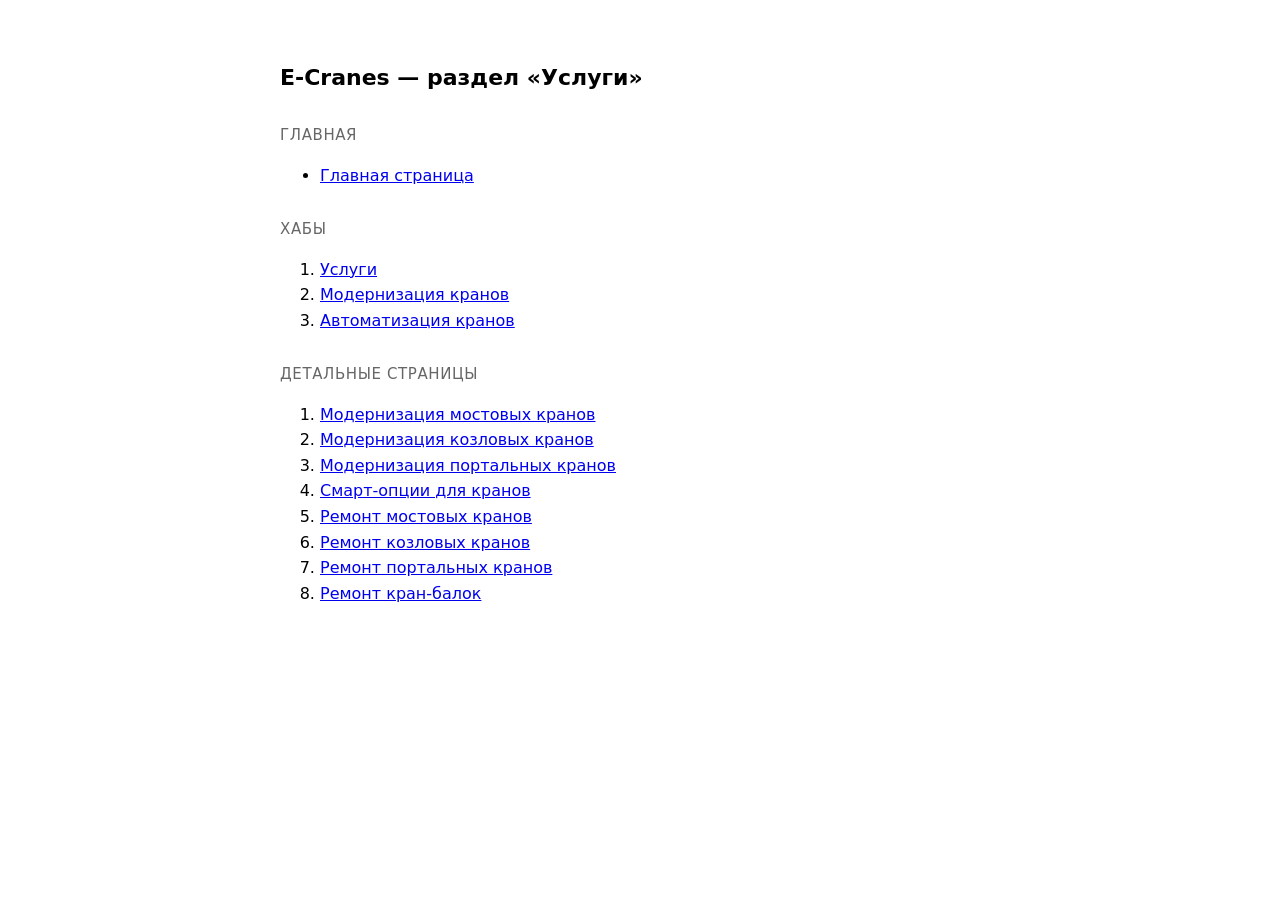
<file: pages.html>
<!DOCTYPE html>
<html lang="ru">
<head>
  <meta charset="UTF-8">
  <title>E-Cranes — раздел «Услуги»: страницы</title>
  <style>
    body { font-family: system-ui, sans-serif; max-width: 720px; margin: 60px auto; line-height: 1.6; }
    h1 { font-size: 22px; }
    h2 { font-size: 15px; margin: 28px 0 8px; color: #666; font-weight: 500; text-transform: uppercase; letter-spacing: .04em; }
    .todo { color: #999; }
    small { color: #999; }
  </style>
</head>
<body>
  <h1>E-Cranes — раздел «Услуги»</h1>

  <h2>Главная</h2>
  <ul>
    <li><a href="index.html">Главная страница</a></li>
  </ul>

  <h2>Хабы</h2>
  <ol>
    <li><a href="uslugi.html">Услуги</a></li>
    <li><a href="modernizaciya-kranov.html">Модернизация кранов</a></li>
    <li><a href="avtomatizaciya-kranov.html">Автоматизация кранов</a></li>
  </ol>

  <h2>Детальные страницы</h2>
  <ol>
    <li><a href="modernizaciya-mostovyh-kranov.html">Модернизация мостовых кранов</a></li>
    <li><a href="modernizaciya-kozlovyh-kranov.html">Модернизация козловых кранов</a></li>
    <li><a href="modernizaciya-portalnyh-kranov.html">Модернизация портальных кранов</a></li>
    <li><a href="smart-opcii-dlya-kranov.html">Смарт-опции для кранов</a></li>
    <li><a href="remont-mostovyh-kranov.html">Ремонт мостовых кранов</a></li>
    <li><a href="remont-kozlovyh-kranov.html">Ремонт козловых кранов</a></li>
    <li><a href="remont-portalnyh-kranov.html">Ремонт портальных кранов</a></li>
    <li><a href="remont-kran-balok.html">Ремонт кран-балок</a></li>
  </ol>
</body>
</html>
</file>
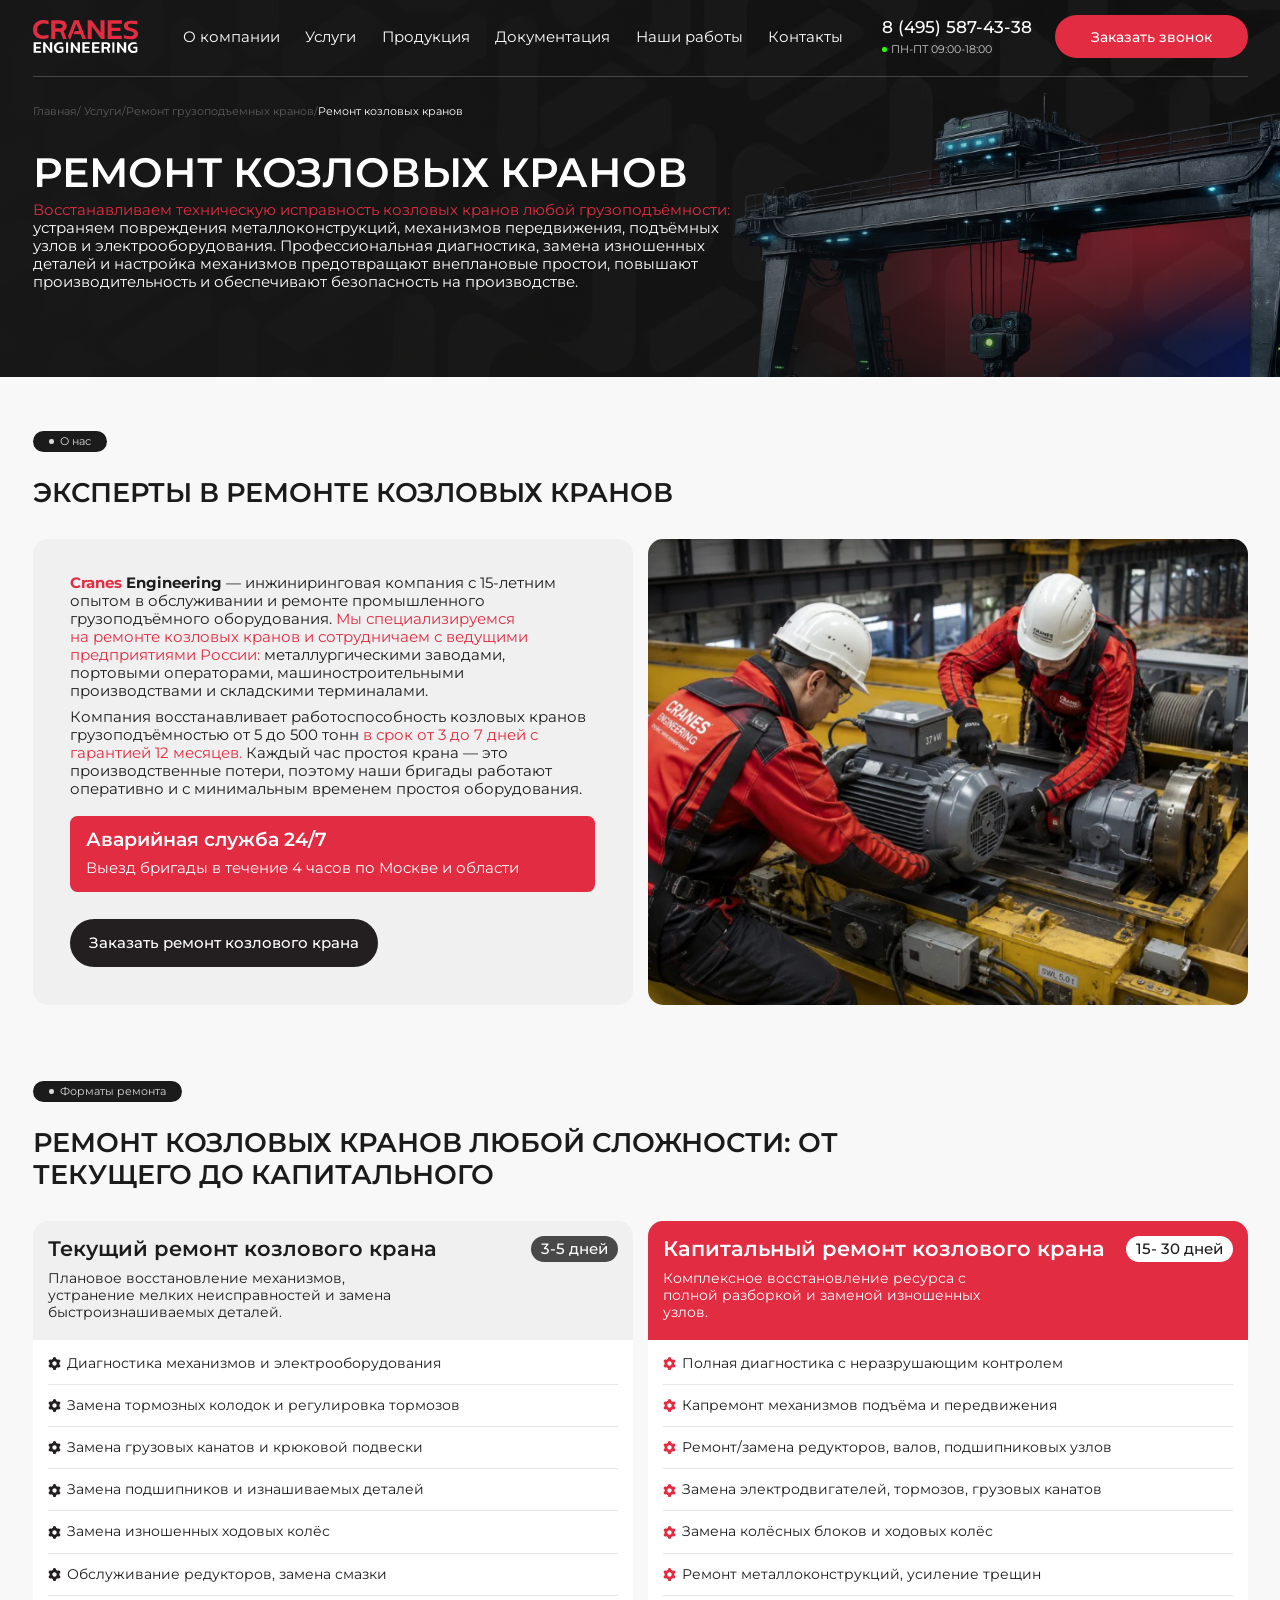
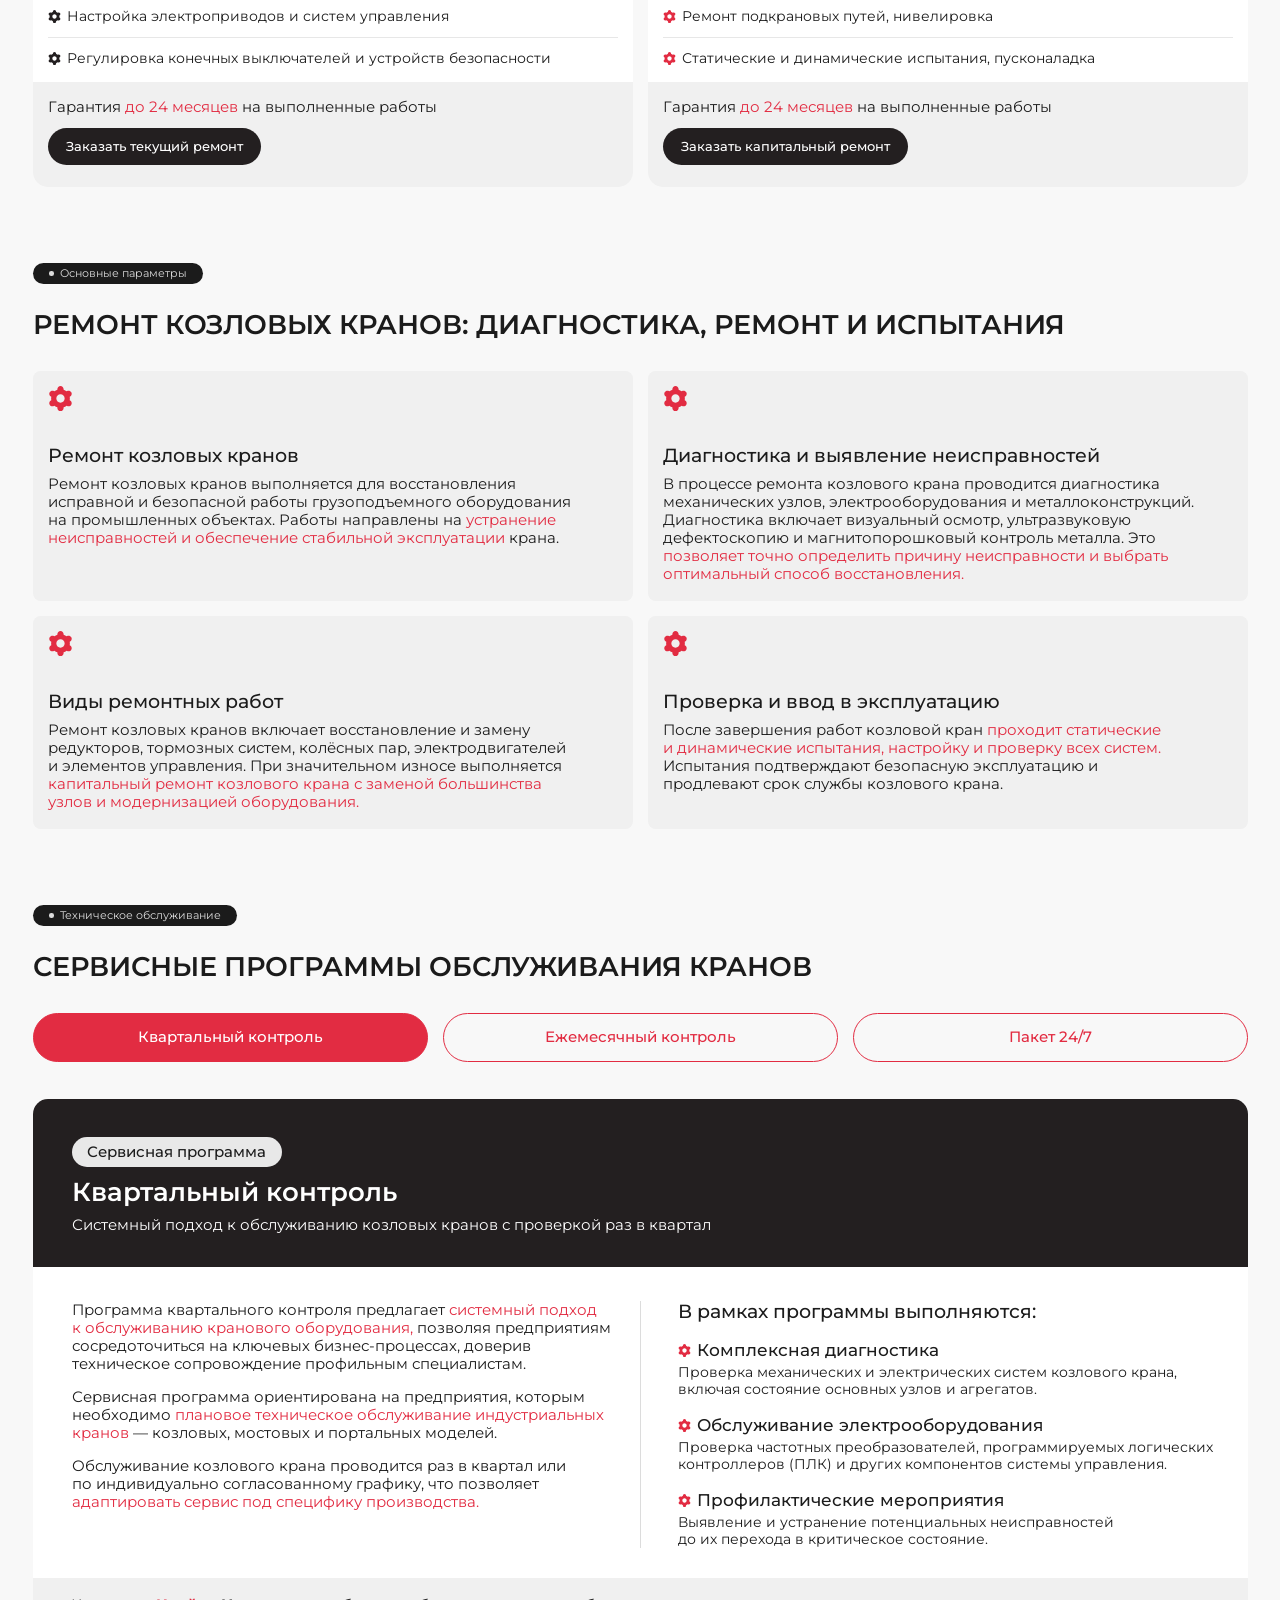
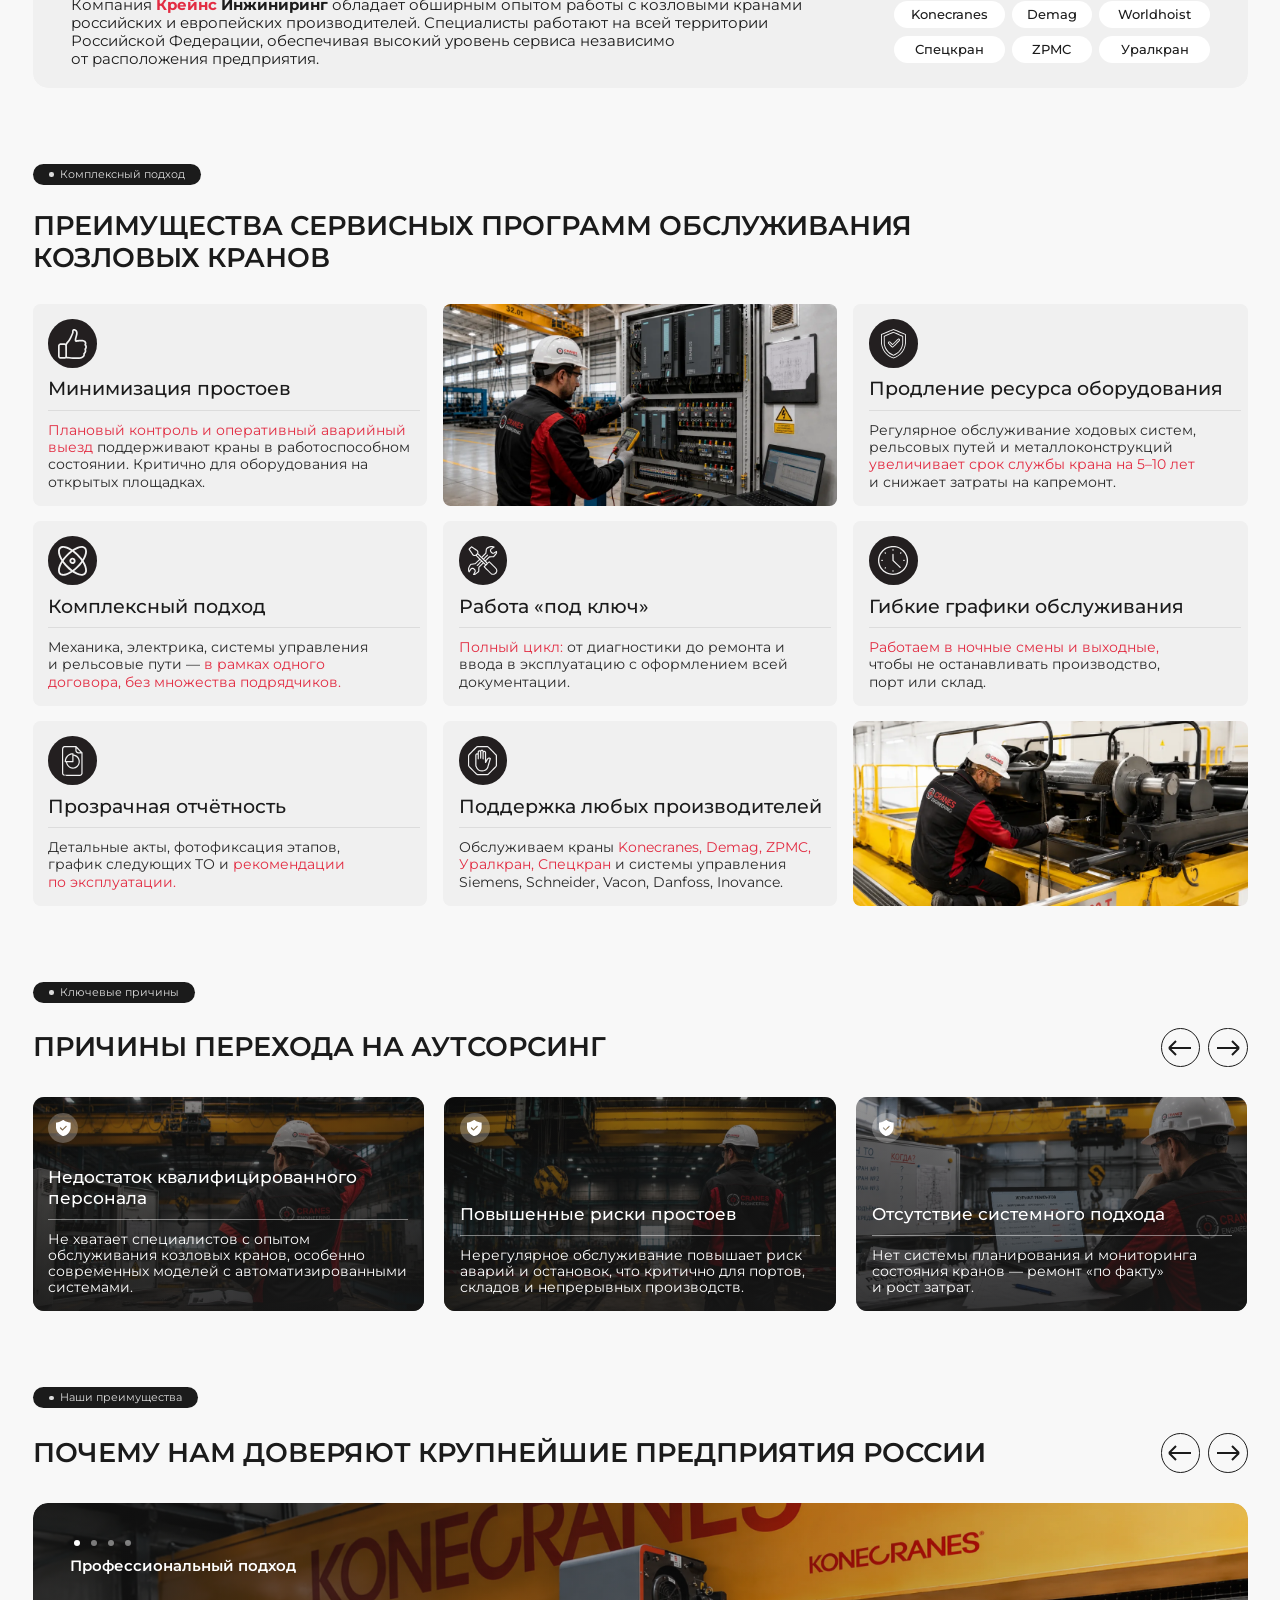
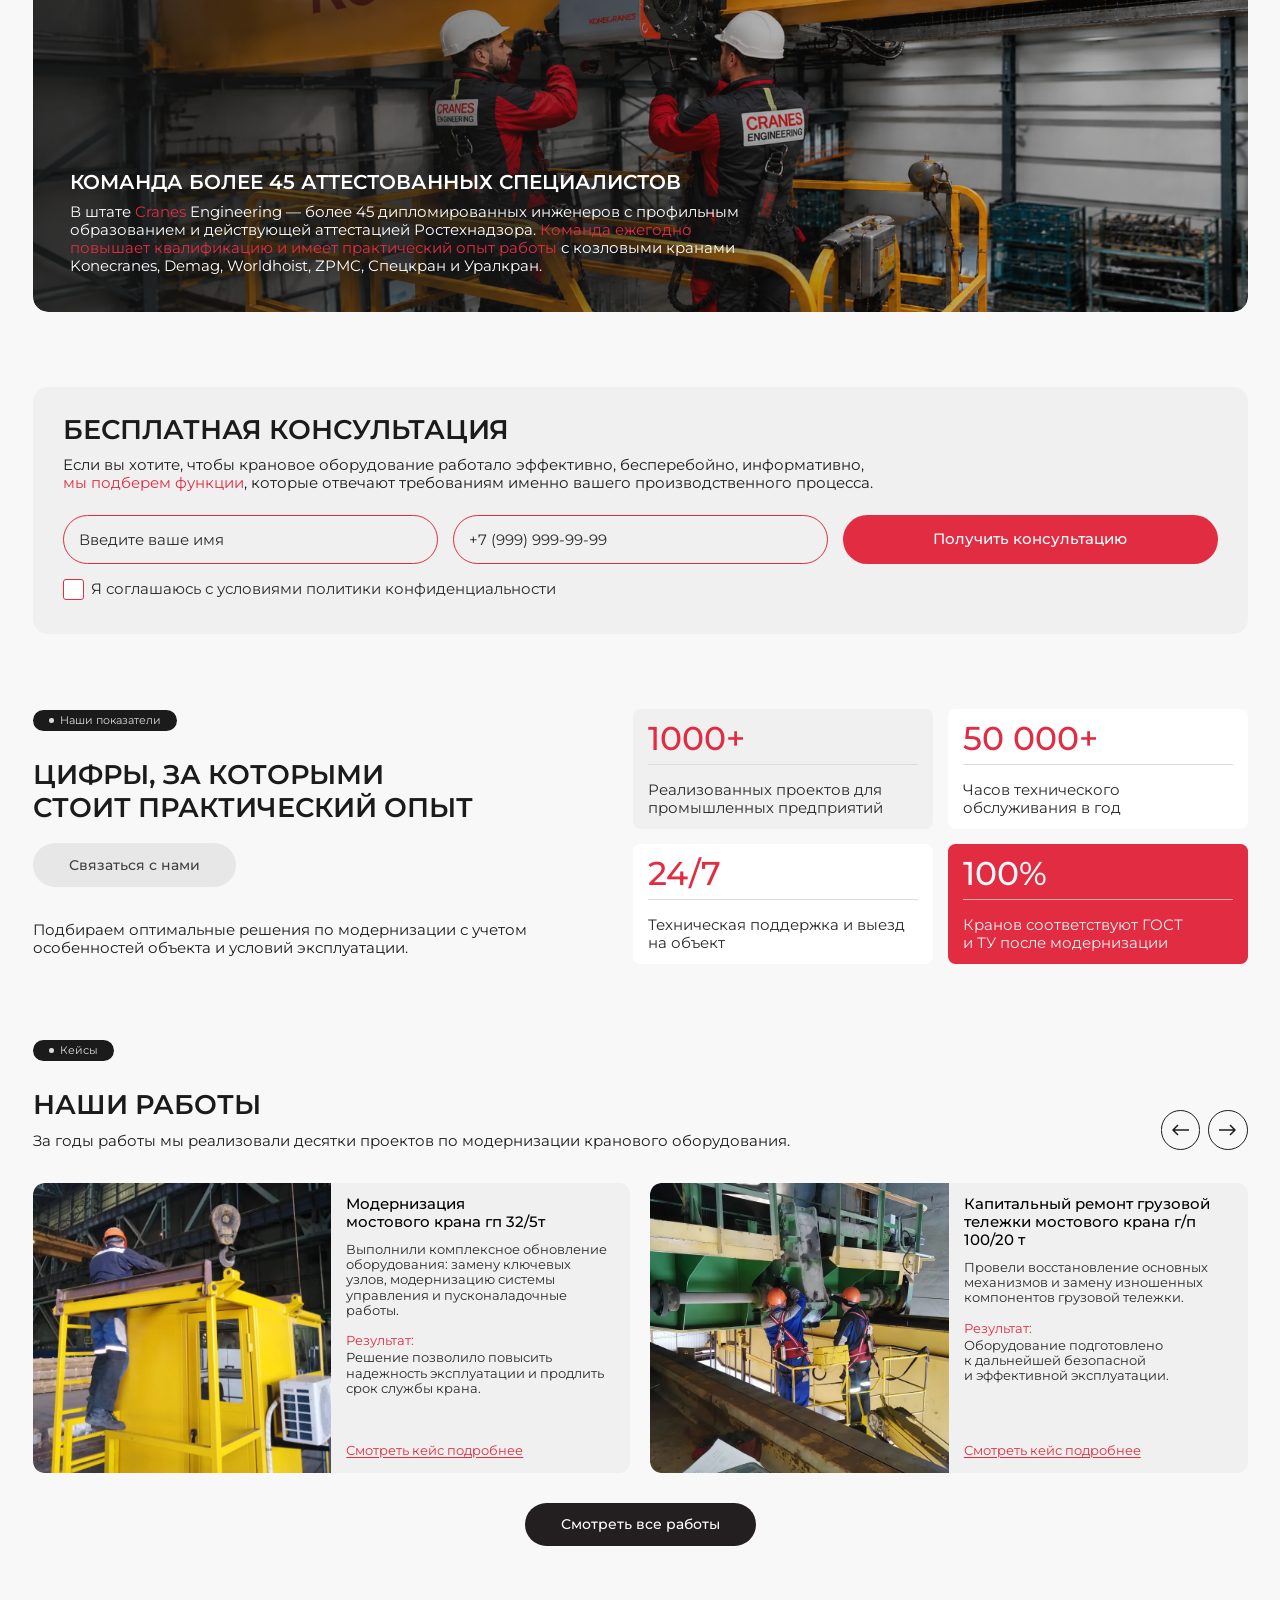
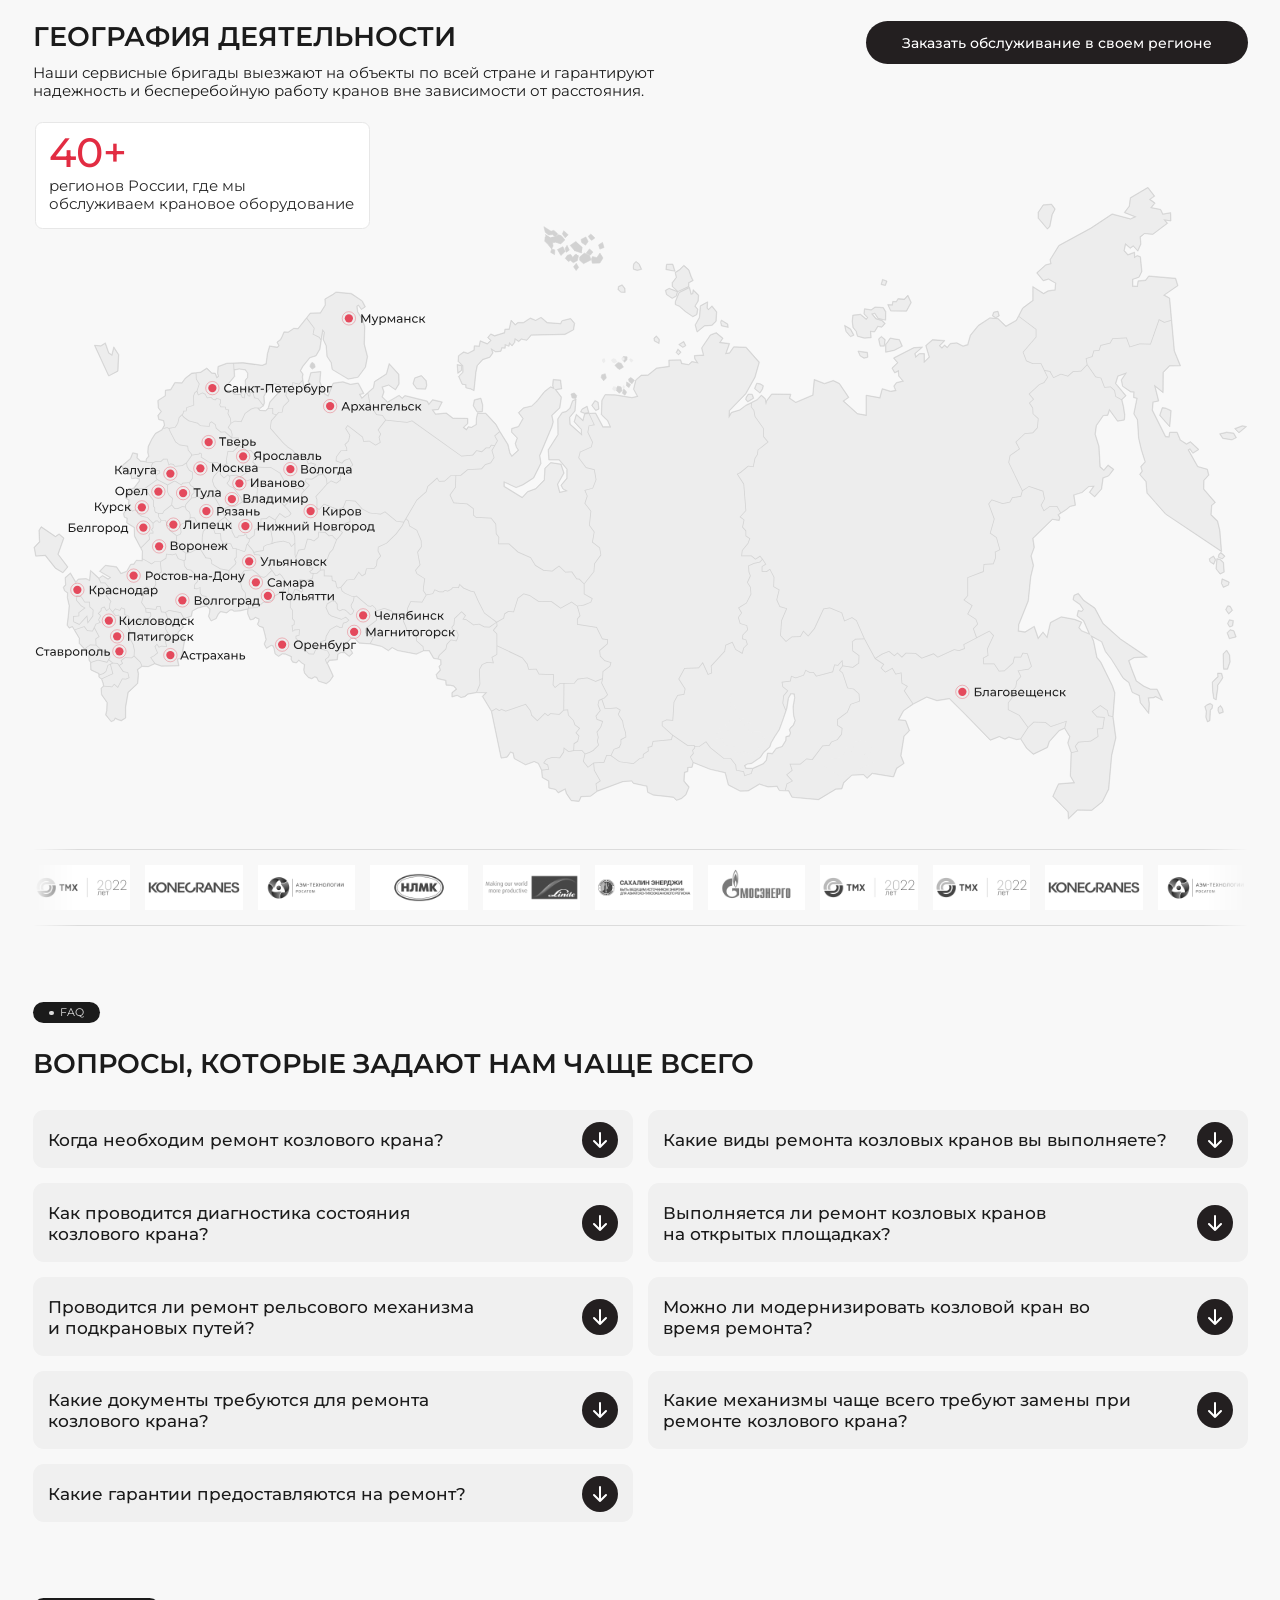
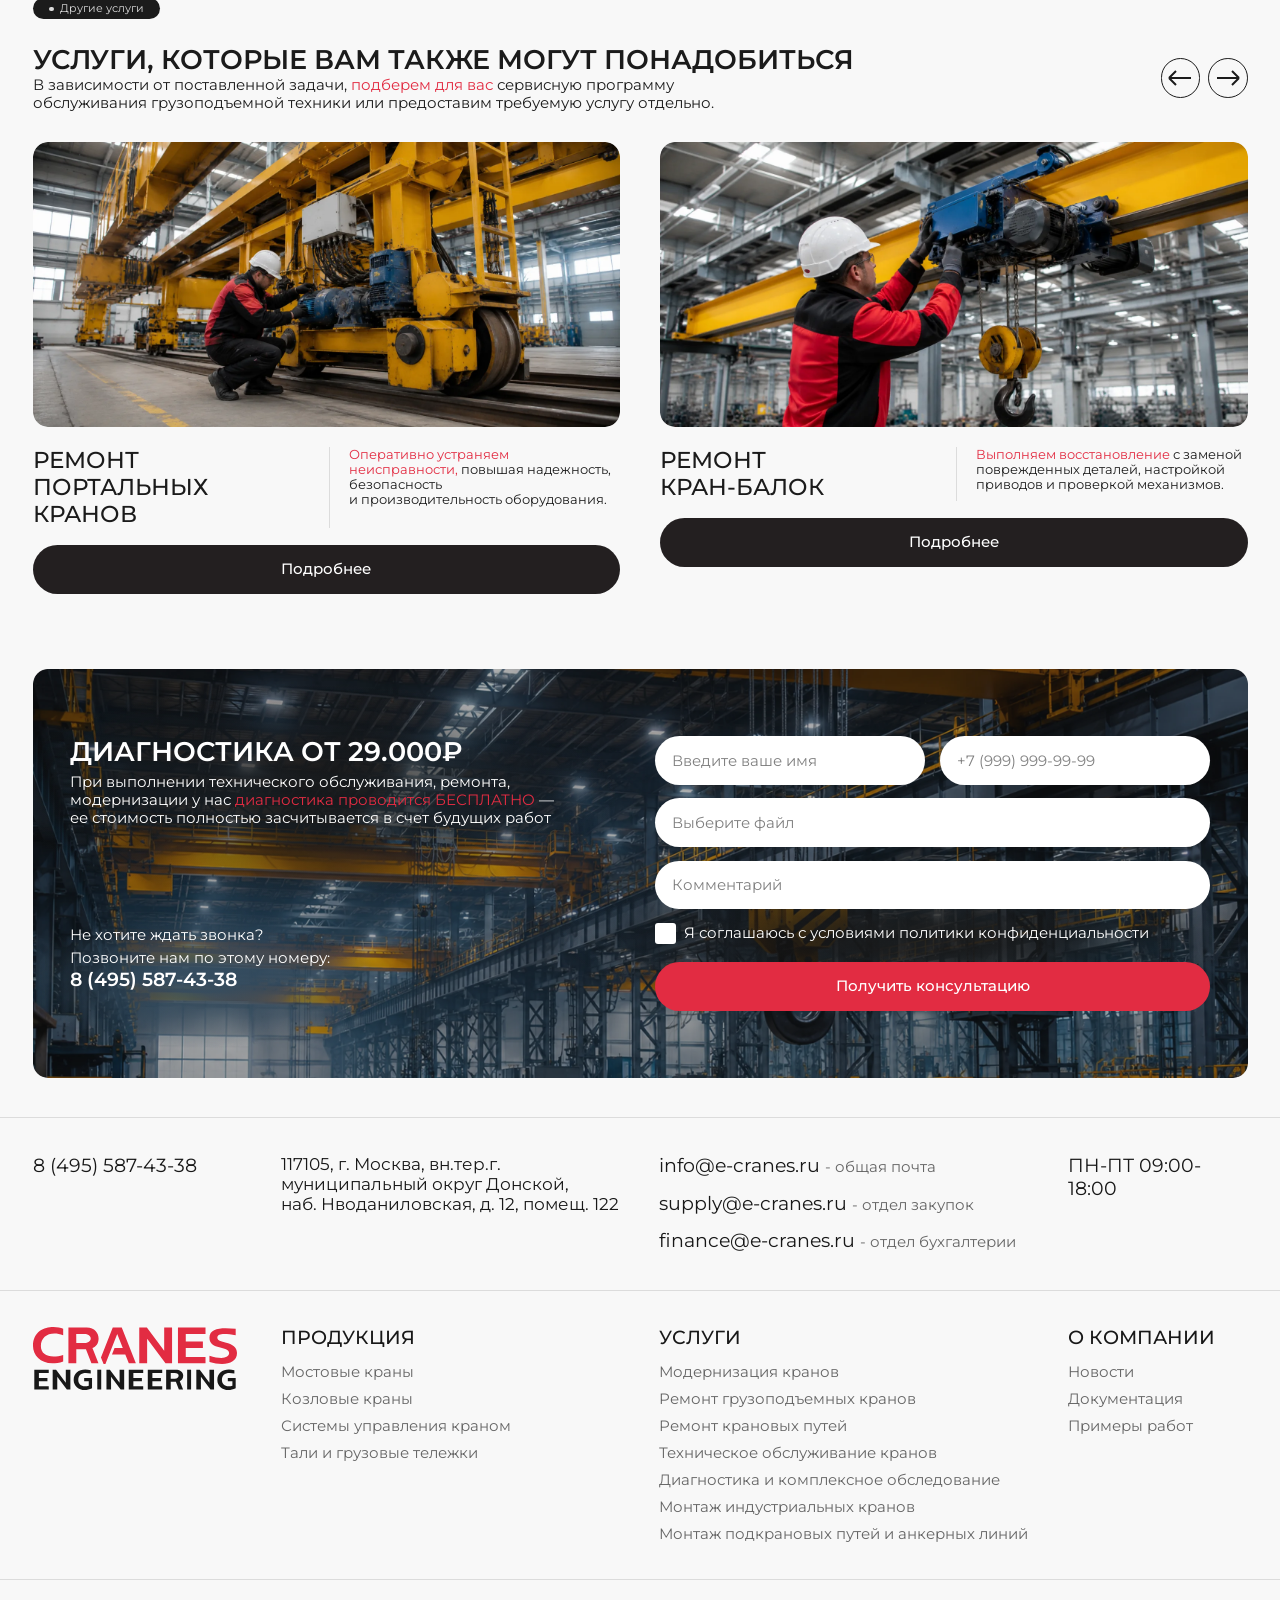
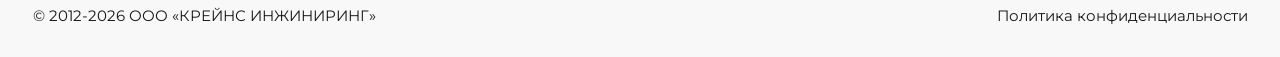
<file: remont-kozlovyh-kranov.html>
<!DOCTYPE html>
<html lang="ru">
<head>
  <meta charset="UTF-8">
  <meta name="viewport" content="width=device-width, initial-scale=1.0, viewport-fit=cover">
  <title>Ремонт козловых кранов — CRANES ENGINEERING</title>
  <link rel="icon" href="data:,">
  <meta name="description" content="Ремонт козловых кранов любой грузоподъемности за 3-7 дней с гарантией 12 месяцев: диагностика, текущий и капитальный ремонт, испытания и ввод в эксплуатацию.">
  <link rel="preload" href="assets/fonts/montserrat-cyrillic.woff2" as="font" type="font/woff2" crossorigin>
  <link rel="preload" href="assets/fonts/montserrat-latin.woff2" as="font" type="font/woff2" crossorigin>
  <link rel="preload" href="assets/img/hero-bg.webp" as="image" type="image/webp" fetchpriority="high">
  <link rel="stylesheet" href="assets/vendor/swiper/swiper-bundle.min.css">
  <link rel="stylesheet" href="assets/css/main.css">
  <link rel="stylesheet" href="assets/css/responsive.css">
</head>
<body class="page-remont-koz">

  <section class="hero hero--koz hero--remont-koz">
    <div class="hero__bg"></div>
    <div class="hero__glow"></div>
    <div class="hero__crane"></div>
    <div class="hero__overlay"></div>

    <div class="container">
      <header class="header">
        <div class="header__row">
          <a class="header__logo" href="index.html">
            <img src="assets/img/logo-light.svg" alt="CRANES ENGINEERING" width="140" height="43">
          </a>
          <nav class="header__nav" aria-label="Основное меню">
            <ul>
              <li><a href="#">О компании</a></li>
              <li class="header__nav-item has-mega">
                <a href="uslugi.html" aria-haspopup="true" aria-expanded="false">Услуги</a>
                <div class="mega">
                  <ul class="mega__col mega__col--root">
                    <li class="mega__item is-parent" data-mega="modernizaciya">
                      <a href="modernizaciya-kranov.html">Модернизация кранов</a>
                    </li>
                    <li class="mega__item"><a href="avtomatizaciya-kranov.html">Автоматизация кранов</a></li>
                    <li class="mega__item"><a href="#">Удаленное управление кранами</a></li>
                    <li class="mega__item"><a href="remont-mostovyh-kranov.html">Ремонт грузоподъемных кранов</a></li>
                    <li class="mega__item"><a href="#">Техническое обслуживание кранов</a></li>
                    <li class="mega__item"><a href="#">Диагностика <br>и комплексное обследование</a></li>
                    <li class="mega__item"><a href="#">Монтаж индустриальных кранов</a></li>
                    <li class="mega__item"><a href="#">Ремонт крановых путей</a></li>
                  </ul>
                  <ul class="mega__col mega__col--sub" data-mega-sub="modernizaciya">
                    <li class="mega__item"><a href="modernizaciya-kozlovyh-kranov.html">Модернизация козловых кранов</a></li>
                    <li class="mega__item"><a href="modernizaciya-mostovyh-kranov.html">Модернизация мостовых кранов</a></li>
                    <li class="mega__item"><a href="modernizaciya-portalnyh-kranov.html">Модернизация портальных кранов</a></li>
                    <li class="mega__item"><a href="#">Перевод кранов на радиоуправление</a></li>
                    <li class="mega__item"><a href="smart-opcii-dlya-kranov.html">Смарт опции для кранов</a></li>
                  </ul>
                </div>
              </li>
              <li><a href="#">Продукция</a></li>
              <li><a href="#">Документация</a></li>
              <li><a href="#">Наши работы</a></li>
              <li><a href="#">Контакты</a></li>
            </ul>
          </nav>
          <div class="header__contacts">
            <a class="header__phone" href="tel:+74955874338">8 (495) 587-43-38</a>
            <span class="header__hours">ПН-ПТ 09:00-18:00</span>
          </div>
          <button class="btn header__cta" type="button" data-popup="popup-callback">Заказать звонок</button>
          <button class="burger" type="button" aria-label="Открыть меню" aria-expanded="false" aria-controls="mobile-menu">
            <span></span><span></span><span></span>
          </button>
        </div>
        <hr class="header__divider">
      </header>

      <div class="mobile-menu" id="mobile-menu" hidden>
        <nav aria-label="Мобильное меню">
          <ul class="mobile-menu__list">
            <li><a href="#">О компании</a></li>
            <li><a href="uslugi.html">Услуги</a></li>
            <li><a href="#">Продукция</a></li>
            <li><a href="#">Документация</a></li>
            <li><a href="#">Наши работы</a></li>
            <li><a href="#">Контакты</a></li>
          </ul>
        </nav>
        <div class="mobile-menu__contacts">
          <a class="mobile-menu__phone" href="tel:+74955874338">8 (495) 587-43-38</a>
          <span class="header__hours">ПН-ПТ 09:00-18:00</span>
          <button class="btn" type="button" data-popup="popup-callback">Заказать звонок</button>
        </div>
      </div>

      <nav class="breadcrumbs" aria-label="Хлебные крошки">
        <a href="index.html">Главная</a>/ <a href="uslugi.html">Услуги</a>/<a href="#">Ремонт грузоподъемных кранов</a>/<span class="breadcrumbs__current">Ремонт козловых кранов</span>
      </nav>

      <h1 class="hero__title">Ремонт козловых кранов</h1>
      <p class="hero__lead hero__lead--xwide">
        <span class="accent">Восстанавливаем техническую исправность козловых кранов любой грузоподъёмности:</span><br>
        устраняем повреждения металлоконструкций, механизмов передвижения, подъёмных <br>
        узлов и электрооборудования. Профессиональная диагностика, замена изношенных <br>
        деталей и настройка механизмов предотвращают внеплановые простои, повышают <br>
        производительность и обеспечивают безопасность на производстве.
      </p>
    </div>
  </section>

  <section class="experts">
    <div class="container">
      <span class="section-badge">О нас</span>
      <h2 class="section-title experts__title">Эксперты в ремонте козловых кранов</h2>
      <div class="experts__grid">
        <div class="experts__box" data-reveal>
          <p class="experts__text">
            <b><span class="accent">Cranes</span> Engineering</b> — инжиниринговая компания с 15-летним <br>
            опытом в обслуживании и ремонте промышленного <br>
            грузоподъёмного оборудования. <span class="accent">Мы специализируемся <br>
            на ремонте козловых кранов и сотрудничаем с ведущими <br>
            предприятиями России:</span> металлургическими заводами, <br>
            портовыми операторами, машиностроительными <br>
            производствами и складскими терминалами.
          </p>
          <p class="experts__text">
            Компания восстанавливает работоспособность козловых кранов <br>
            грузоподъёмностью от 5 до 500 тонн <span class="accent">в срок от 3 до 7 дней с <br>
            гарантией 12 месяцев.</span> Каждый час простоя крана — это <br>
            производственные потери, поэтому наши бригады работают <br>
            оперативно и с минимальным временем простоя оборудования.
          </p>
          <div class="experts__alert">
            <p class="experts__alert-title">Аварийная служба 24/7</p>
            <p class="experts__alert-text">Выезд бригады в течение 4 часов по Москве и области</p>
          </div>
          <a class="experts__btn" href="#zayavka">Заказать ремонт козлового крана</a>
        </div>
        <img class="experts__photo" src="assets/img/rem-experts.webp" alt="Ремонт козлового крана" width="800" height="530" loading="lazy">
      </div>
    </div>
  </section>

  <section class="formats">
    <div class="container">
      <span class="section-badge">Форматы ремонта</span>
      <h2 class="section-title formats__title">Ремонт козловых кранов любой сложности: от текущего до капитального</h2>
      <div class="formats__grid">
        <article class="format-card" data-reveal>
          <div class="format-card__head">
            <div class="format-card__head-row">
              <h3 class="format-card__title">Текущий ремонт козлового крана</h3>
              <span class="format-card__badge">3-5 дней</span>
            </div>
            <p class="format-card__subtitle">Плановое восстановление механизмов, устранение мелких неисправностей и замена быстроизнашиваемых деталей.</p>
          </div>
          <ul class="format-card__list">
            <li>Диагностика механизмов и электрооборудования</li>
            <li>Замена тормозных колодок и регулировка тормозов</li>
            <li>Замена грузовых канатов и крюковой подвески</li>
            <li>Замена подшипников и изнашиваемых деталей</li>
            <li>Замена изношенных ходовых колёс</li>
            <li>Обслуживание редукторов, замена смазки</li>
            <li>Настройка электроприводов и систем управления</li>
            <li>Регулировка конечных выключателей и устройств безопасности</li>
          </ul>
          <div class="format-card__foot">
            <p class="format-card__note">Гарантия <span class="accent">до 24 месяцев</span> на выполненные работы</p>
            <a class="format-card__btn" href="#zayavka">Заказать текущий ремонт</a>
          </div>
        </article>

        <article class="format-card format-card--accent" data-reveal>
          <div class="format-card__head">
            <div class="format-card__head-row">
              <h3 class="format-card__title">Капитальный ремонт козлового крана</h3>
              <span class="format-card__badge">15- 30 дней</span>
            </div>
            <p class="format-card__subtitle">Комплексное восстановление ресурса с полной разборкой и заменой изношенных узлов.</p>
          </div>
          <ul class="format-card__list">
            <li>Полная диагностика с неразрушающим контролем</li>
            <li>Капремонт механизмов подъёма и передвижения</li>
            <li>Ремонт/замена редукторов, валов, подшипниковых узлов</li>
            <li>Замена электродвигателей, тормозов, грузовых канатов</li>
            <li>Замена колёсных блоков и ходовых колёс</li>
            <li>Ремонт металлоконструкций, усиление трещин</li>
            <li>Ремонт подкрановых путей, нивелировка</li>
            <li>Статические и динамические испытания, пусконаладка</li>
          </ul>
          <div class="format-card__foot">
            <p class="format-card__note">Гарантия <span class="accent">до 24 месяцев</span> на выполненные работы</p>
            <a class="format-card__btn" href="#zayavka">Заказать капитальный ремонт</a>
          </div>
        </article>
      </div>
    </div>
  </section>

  <section class="repair">
    <div class="container">
      <span class="section-badge">Основные параметры</span>
      <h2 class="section-title repair__title">Ремонт козловых кранов: диагностика, ремонт и испытания</h2>
      <div class="repair__grid">
        <article class="repair-card" data-reveal>
          <img class="repair-card__icon" src="assets/img/rem-gear-red-33.svg" alt="" width="33" height="33">
          <h3 class="repair-card__title">Ремонт козловых кранов</h3>
          <p class="repair-card__text">Ремонт козловых кранов выполняется для восстановления <br>исправной и безопасной работы грузоподъемного оборудования <br>на промышленных объектах. Работы направлены на <span class="accent">устранение <br>неисправностей и обеспечение стабильной эксплуатации</span> крана.</p>
        </article>

        <article class="repair-card" data-reveal>
          <img class="repair-card__icon" src="assets/img/rem-gear-red-33.svg" alt="" width="33" height="33">
          <h3 class="repair-card__title">Диагностика и выявление неисправностей</h3>
          <p class="repair-card__text">В процессе ремонта козлового крана проводится диагностика <br>механических узлов, электрооборудования и металлоконструкций. <br>Диагностика включает визуальный осмотр, ультразвуковую <br>дефектоскопию и магнитопорошковый контроль металла. Это <br><span class="accent">позволяет точно определить причину неисправности и выбрать <br>оптимальный способ восстановления.</span></p>
        </article>

        <article class="repair-card" data-reveal>
          <img class="repair-card__icon" src="assets/img/rem-gear-red-33.svg" alt="" width="33" height="33">
          <h3 class="repair-card__title">Виды ремонтных работ</h3>
          <p class="repair-card__text">Ремонт козловых кранов включает восстановление и замену <br>редукторов, тормозных систем, колёсных пар, электродвигателей <br>и элементов управления. При значительном износе выполняется <br><span class="accent">капитальный ремонт козлового крана с заменой большинства <br>узлов и модернизацией оборудования.</span></p>
        </article>

        <article class="repair-card" data-reveal>
          <img class="repair-card__icon" src="assets/img/rem-gear-red-33.svg" alt="" width="33" height="33">
          <h3 class="repair-card__title">Проверка и ввод в эксплуатацию</h3>
          <p class="repair-card__text">После завершения работ козловой кран <span class="accent">проходит статические <br>и динамические испытания, настройку и проверку всех систем.</span><br>Испытания подтверждают безопасную эксплуатацию и <br>продлевают срок службы козлового крана.</p>
        </article>
      </div>
    </div>
  </section>

  <section class="servprog">
    <div class="container">
      <span class="section-badge">Техническое обслуживание</span>
      <h2 class="section-title servprog__title">Сервисные программы обслуживания кранов</h2>
      <div class="servprog__tabs" role="tablist">
        <button class="servprog__tab is-active" type="button" role="tab" aria-selected="true" aria-controls="prog-kvartal" data-tab="prog-kvartal">Квартальный контроль</button>
        <button class="servprog__tab" type="button" role="tab" aria-selected="false" aria-controls="prog-mesyac" data-tab="prog-mesyac">Ежемесячный контроль</button>
        <button class="servprog__tab" type="button" role="tab" aria-selected="false" aria-controls="prog-247" data-tab="prog-247">Пакет 24/7</button>
      </div>

      <div class="servprog__panel" id="prog-kvartal">
        <div class="servprog__head">
          <span class="servprog__badge">Сервисная программа</span>
          <p class="servprog__name">Квартальный контроль</p>
          <p class="servprog__subtitle">Системный подход к обслуживанию козловых кранов с проверкой раз в квартал</p>
        </div>
        <div class="servprog__body">
          <div class="servprog__col-text">
            <p>Программа квартального контроля предлагает <span class="accent">системный подход <br>к обслуживанию кранового оборудования,</span> позволяя предприятиям <br>сосредоточиться на ключевых бизнес-процессах, доверив <br>техническое сопровождение профильным специалистам.</p>
            <p>Сервисная программа ориентирована на предприятия, которым <br>необходимо <span class="accent">плановое техническое обслуживание индустриальных <br>кранов</span> — козловых, мостовых и портальных моделей.</p>
            <p>Обслуживание козлового крана проводится раз в квартал или <br>по индивидуально согласованному графику, что позволяет <br><span class="accent">адаптировать сервис под специфику производства.</span></p>
          </div>
          <div class="servprog__col-list">
            <p class="servprog__list-title">В рамках программы выполняются:</p>
            <div class="servprog__item">
              <p class="servprog__item-title">Комплексная диагностика</p>
              <p class="servprog__item-text">Проверка механических и электрических систем козлового крана, <br>включая состояние основных узлов и агрегатов.</p>
            </div>
            <div class="servprog__item">
              <p class="servprog__item-title">Обслуживание электрооборудования</p>
              <p class="servprog__item-text">Проверка частотных преобразователей, программируемых логических <br>контроллеров (ПЛК) и других компонентов системы управления.</p>
            </div>
            <div class="servprog__item">
              <p class="servprog__item-title">Профилактические мероприятия</p>
              <p class="servprog__item-text">Выявление и устранение потенциальных неисправностей <br>до их перехода в критическое состояние.</p>
            </div>
          </div>
        </div>
        <div class="servprog__foot">
          <p class="servprog__foot-text">Компания <b><span class="accent">Крейнс</span> Инжиниринг</b> обладает обширным опытом работы с козловыми кранами <br>российских и европейских производителей. Специалисты работают на всей территории <br>Российской Федерации, обеспечивая высокий уровень сервиса независимо <br>от расположения предприятия.</p>
          <div class="servprog__brands">
            <span class="servprog__brand">Konecranes</span>
            <span class="servprog__brand">Demag</span>
            <span class="servprog__brand">Worldhoist</span>
            <span class="servprog__brand">Спецкран</span>
            <span class="servprog__brand">ZPMC</span>
            <span class="servprog__brand">Уралкран</span>
          </div>
        </div>
      </div>

      <div class="servprog__panel" id="prog-mesyac" hidden>
        <div class="servprog__head">
          <span class="servprog__badge">Сервисная программа</span>
          <p class="servprog__name">Ежемесячный контроль</p>
          <p class="servprog__subtitle">Регулярное техническое обслуживание с проверкой механической и электрической части</p>
        </div>
        <div class="servprog__body">
          <div class="servprog__col-text">
            <p>Сервисная программа регулярного технического обслуживания <br>мостовых, козловых и портальных кранов. Включает <span class="accent">проверку <br>механической и электрической частей,</span> включая частотные <br>преобразователи, ПЛК и системы автоматизации.</p>
            <p>Обслуживание проводится по регламенту производителей <br>и требованиям законодательства РФ. Программа «Ежемесячный <br>контроль» обеспечивает <span class="accent">системный подход к техническому <br>обслуживанию кранов,</span> позволяя предприятиям сосредоточиться <br>на производственных задачах, передав обслуживание профильным <br>специалистам.</p>
          </div>
          <div class="servprog__col-list">
            <p class="servprog__list-title">Преимущества программы:</p>
            <div class="servprog__item">
              <p class="servprog__item-title">Регулярный контроль</p>
              <p class="servprog__item-text">Ежемесячное обслуживание позволяет выявлять <br>неисправности козлового крана на ранней стадии.</p>
            </div>
            <div class="servprog__item">
              <p class="servprog__item-title">Соответствие нормам</p>
              <p class="servprog__item-text">Обслуживание по регламенту производителей и требованиям <br>законодательства РФ.</p>
            </div>
            <div class="servprog__item">
              <p class="servprog__item-title">Системный подход</p>
              <p class="servprog__item-text">Комплексная проверка всех систем крана каждый месяц.</p>
            </div>
          </div>
        </div>
        <div class="servprog__foot">
          <p class="servprog__foot-text"><b><span class="accent">Крейнс</span> Инжиниринг</b> обслуживает краны российских, европейских и азиатских марок, <br>обеспечивая надёжную работу оборудования в условиях машиностроительных, <br>металлургических и химических производств.</p>
          <div class="servprog__brands">
            <span class="servprog__brand">Konecranes</span>
            <span class="servprog__brand">Demag</span>
            <span class="servprog__brand">Worldhoist</span>
            <span class="servprog__brand">Спецкран</span>
            <span class="servprog__brand">ZPMC</span>
            <span class="servprog__brand">Уралкран</span>
          </div>
        </div>
      </div>

      <div class="servprog__panel" id="prog-247" hidden>
        <div class="servprog__head">
          <span class="servprog__badge">Премиум программа</span>
          <p class="servprog__name">Сервисный пакет 24/7</p>
          <p class="servprog__subtitle">Максимальная готовность оборудования с постоянным присутствием сервисной команды</p>
        </div>
        <div class="servprog__body">
          <div class="servprog__col-text">
            <p>Сервисный пакет 24/7 — это комплексная программа, <br>обеспечивающая <span class="accent">ежедневное техническое обслуживание <br>индустриальных кранов,</span> включая мостовые, козловые <br>и портальные модели.</p>
            <p>В рамках этого пакета компания <b><span class="accent">Крейнс</span> Инжиниринг</b> организует <br>постоянное присутствие сервисной команды непосредственно <br>на вашем объекте, создавая локальный филиал для <span class="accent">оперативного <br>реагирования на любые потребности.</span></p>
          </div>
          <div class="servprog__col-list">
            <p class="servprog__list-title">Ключевые особенности программы:</p>
            <div class="servprog__item">
              <p class="servprog__item-title">Ежедневное техническое обслуживание</p>
              <p class="servprog__item-text">Постоянный мониторинг и профилактика поддерживают козловой <br>кран в оптимальном состоянии, снижая вероятность поломок.</p>
            </div>
            <div class="servprog__item">
              <p class="servprog__item-title">Локальный сервисный филиал</p>
              <p class="servprog__item-text">Специализированная команда на вашей площадке обеспечивает <br>мгновенный доступ к квалифицированной помощи и сокращает <br>время реагирования.</p>
            </div>
            <div class="servprog__item">
              <p class="servprog__item-title">Комплексное обслуживание</p>
              <p class="servprog__item-text">Программа охватывает все аспекты эксплуатации кранов: от <br>механических и электрических систем до сложного <br>электрооборудования, включая частотные преобразователи и ПЛК.</p>
            </div>
          </div>
        </div>
        <div class="servprog__foot servprog__foot--full">
          <p class="servprog__foot-text">Идеальное решение для предприятий с непрерывным производственным циклом, где простой <br>оборудования недопустим — портовых хозяйств, логистических центров и металлургических <br>комбинатов. <b><span class="accent">Крейнс</span> Инжиниринг</b> гарантирует максимальную готовность кранового парка <br>24 часа в сутки, 7 дней в неделю.</p>

        </div>
      </div>
    </div>
  </section>

  <section class="advantages advantages--serv">
    <div class="container">
      <span class="section-badge">Комплексный подход</span>
      <h2 class="section-title advantages__title">Преимущества сервисных программ обслуживания козловых кранов</h2>
      <div class="advantages__grid">
        <article class="advantage-card" data-reveal>
          <span class="advantage-card__icon"><img src="assets/img/rem-icon-downtime.svg" alt=""></span>
          <h3 class="advantage-card__title">Минимизация простоев</h3>
          <p class="advantage-card__text"><span class="accent">Плановый контроль и оперативный аварийный <br>выезд</span> поддерживают краны в работоспособном <br>состоянии. Критично для оборудования на <br>открытых площадках.</p>
        </article>
        <img class="advantages__photo" src="assets/img/rem-adv-1.webp" alt="" width="526" height="268" loading="lazy">
        <article class="advantage-card" data-reveal>
          <span class="advantage-card__icon"><img src="assets/img/rem-icon-resource.svg" alt=""></span>
          <h3 class="advantage-card__title">Продление ресурса оборудования</h3>
          <p class="advantage-card__text">Регулярное обслуживание ходовых систем, <br>рельсовых путей и металлоконструкций <br><span class="accent">увеличивает срок службы крана на 5–10 лет</span><br>и снижает затраты на капремонт.</p>
        </article>
        <article class="advantage-card" data-reveal>
          <span class="advantage-card__icon"><img src="assets/img/rem-icon-complex.svg" alt=""></span>
          <h3 class="advantage-card__title">Комплексный подход</h3>
          <p class="advantage-card__text">Механика, электрика, системы управления <br>и рельсовые пути — <span class="accent">в рамках одного <br>договора, без множества подрядчиков.</span></p>
        </article>
        <article class="advantage-card" data-reveal>
          <span class="advantage-card__icon"><img src="assets/img/rem-icon-turnkey.svg" alt=""></span>
          <h3 class="advantage-card__title">Работа «под ключ»</h3>
          <p class="advantage-card__text"><span class="accent">Полный цикл:</span> от диагностики до ремонта и <br>ввода в эксплуатацию с оформлением всей <br>документации.</p>
        </article>
        <article class="advantage-card" data-reveal>
          <span class="advantage-card__icon"><img src="assets/img/rem-icon-schedule.svg" alt=""></span>
          <h3 class="advantage-card__title">Гибкие графики обслуживания</h3>
          <p class="advantage-card__text"><span class="accent">Работаем в ночные смены и выходные,</span><br>чтобы не останавливать производство, <br>порт или склад.</p>
        </article>
        <article class="advantage-card" data-reveal>
          <span class="advantage-card__icon"><img src="assets/img/rem-icon-report.svg" alt=""></span>
          <h3 class="advantage-card__title">Прозрачная отчётность</h3>
          <p class="advantage-card__text">Детальные акты, фотофиксация этапов, <br>график следующих ТО и <span class="accent">рекомендации <br>по эксплуатации.</span></p>
        </article>
        <article class="advantage-card" data-reveal>
          <span class="advantage-card__icon"><img src="assets/img/rem-icon-vendors.svg" alt=""></span>
          <h3 class="advantage-card__title">Поддержка любых производителей</h3>
          <p class="advantage-card__text">Обслуживаем краны <span class="accent">Konecranes, Demag, ZPMC, <br>Уралкран, Спецкран</span> и системы управления <br>Siemens, Schneider, Vacon, Danfoss, Inovance.</p>
        </article>
        <img class="advantages__photo" src="assets/img/rem-adv-3.webp" alt="" width="526" height="268" loading="lazy">
      </div>
    </div>
  </section>

  <section class="outsource">
    <div class="container">
      <span class="section-badge">Ключевые причины</span>
      <div class="outsource__head">
        <h2 class="section-title">Причины перехода на аутсорсинг</h2>
        <div class="slider-nav">
          <button class="slider-arrow outsource__prev" type="button" aria-label="Предыдущий слайд"><svg width="24" height="16" viewBox="0 0 24 16" fill="none"><path d="M23 8H1M1 8l7-7M1 8l7 7" stroke="currentColor" stroke-width="2"/></svg></button>
          <button class="slider-arrow outsource__next" type="button" aria-label="Следующий слайд"><svg width="24" height="16" viewBox="0 0 24 16" fill="none"><path d="M1 8h22M23 8l-7-7M23 8l-7 7" stroke="currentColor" stroke-width="2"/></svg></button>
        </div>
      </div>
      <div class="swiper outsource__slider" data-reveal>
        <div class="swiper-wrapper">
          <div class="swiper-slide">
            <article class="out-card">
              <img class="out-card__bg" src="assets/img/rem-out-1.webp" alt="" width="526" height="285" loading="lazy">
              <span class="out-card__shade"></span>
              <span class="out-card__icon"><img src="assets/img/rem-icon-shield.svg" alt="" width="20" height="22"></span>
              <h3 class="out-card__title">Недостаток квалифицированного персонала</h3>
              <p class="out-card__text">Не хватает специалистов с опытом обслуживания козловых кранов, особенно современных моделей с автоматизированными системами.</p>
            </article>
          </div>
          <div class="swiper-slide">
            <article class="out-card">
              <img class="out-card__bg" src="assets/img/rem-out-2.webp" alt="" width="526" height="285" loading="lazy">
              <span class="out-card__shade"></span>
              <span class="out-card__icon"><img src="assets/img/rem-icon-shield.svg" alt="" width="20" height="22"></span>
              <h3 class="out-card__title">Повышенные риски простоев</h3>
              <p class="out-card__text out-card__text--wide">Нерегулярное обслуживание повышает риск аварий и остановок, что критично для портов, складов и непрерывных производств.</p>
            </article>
          </div>
          <div class="swiper-slide">
            <article class="out-card">
              <img class="out-card__bg" src="assets/img/rem-out-3.webp" alt="" width="526" height="285" loading="lazy">
              <span class="out-card__shade"></span>
              <span class="out-card__icon"><img src="assets/img/rem-icon-shield.svg" alt="" width="20" height="22"></span>
              <h3 class="out-card__title">Отсутствие системного подхода</h3>
              <p class="out-card__text">Нет системы планирования и мониторинга состояния кранов — ремонт «по факту» <br>и рост затрат.</p>
            </article>
          </div>
          <div class="swiper-slide">
            <article class="out-card">
              <img class="out-card__bg" src="assets/img/rem-out-4.webp" alt="" width="526" height="285" loading="lazy">
              <span class="out-card__shade"></span>
              <span class="out-card__icon"><img src="assets/img/rem-icon-shield.svg" alt="" width="20" height="22"></span>
              <h3 class="out-card__title">Высокие затраты <br>на собственную службу</h3>
              <p class="out-card__text">Своё подразделение требует расходов на персонал, оборудование, обучение и склад запчастей.</p>
            </article>
          </div>
          <div class="swiper-slide">
            <article class="out-card">
              <img class="out-card__bg" src="assets/img/rem-out-5.webp" alt="" width="526" height="285" loading="lazy">
              <span class="out-card__shade"></span>
              <span class="out-card__icon"><img src="assets/img/rem-icon-shield.svg" alt="" width="20" height="22"></span>
              <h3 class="out-card__title">Рост технологичности оборудования</h3>
              <p class="out-card__text">Современные краны оснащены частотными приводами, системами позиционирования <br>и датчиками, требующими высокой компетенции.</p>
            </article>
          </div>
        </div>
      </div>
    </div>
  </section>

  <section class="trust">
    <div class="container">
      <span class="section-badge">Наши преимущества</span>
      <div class="trust__head">
        <h2 class="section-title">Почему нам доверяют крупнейшие предприятия России</h2>
        <div class="slider-nav">
          <button class="slider-arrow trust__prev" type="button" aria-label="Предыдущий слайд"><svg width="24" height="16" viewBox="0 0 24 16" fill="none"><path d="M23 8H1M1 8l7-7M1 8l7 7" stroke="currentColor" stroke-width="2"/></svg></button>
          <button class="slider-arrow trust__next" type="button" aria-label="Следующий слайд"><svg width="24" height="16" viewBox="0 0 24 16" fill="none"><path d="M1 8h22M23 8l-7-7M23 8l-7 7" stroke="currentColor" stroke-width="2"/></svg></button>
        </div>
      </div>
      <div class="swiper trust__slider" data-reveal>
        <div class="swiper-wrapper">
          <div class="swiper-slide">
            <article class="trust-slide">
              <img class="trust-slide__bg" src="assets/img/rem-trust-1.webp" alt="" width="1620" height="546" loading="lazy">
              <span class="trust-slide__shade"></span>
              <p class="trust-slide__label">Профессиональный подход</p>
              <div class="trust-slide__body">
                <h3 class="trust-slide__title">Команда более 45 аттестованных специалистов</h3>
                <p class="trust-slide__text">В штате <span class="accent">Cranes</span> Engineering — более 45 дипломированных инженеров с профильным образованием и действующей аттестацией Ростехнадзора. <span class="accent">Команда ежегодно повышает квалификацию и имеет практический опыт работы</span> с козловыми кранами Konecranes, Demag, Worldhoist, ZPMC, Спецкран и Уралкран.</p>
              </div>
            </article>
          </div>
          <div class="swiper-slide">
            <article class="trust-slide">
              <img class="trust-slide__bg" src="assets/img/rem-trust-4.webp" alt="" width="1620" height="546" loading="lazy">
              <span class="trust-slide__shade"></span>
              <p class="trust-slide__label">Наличие необходимой документации</p>
              <div class="trust-slide__body">
                <h3 class="trust-slide__title">Специализированные направления в структуре персонала</h3>
                <p class="trust-slide__text"><span class="accent">Мобильные бригады для работ на действующих производствах,</span> геодезисты для контроля геометрии подкрановых путей, специалисты по электрооборудованию и ПЛК, эксперты по диагностике металлоконструкций и механизмов передвижения.</p>
              </div>
            </article>
          </div>
          <div class="swiper-slide">
            <article class="trust-slide">
              <img class="trust-slide__bg" src="assets/img/rem-trust-2.webp" alt="" width="1620" height="546" loading="lazy">
              <span class="trust-slide__shade"></span>
              <p class="trust-slide__label">Наличие необходимой документации</p>
              <div class="trust-slide__body">
                <h3 class="trust-slide__title">Полный комплекс разрешительной документации</h3>
                <p class="trust-slide__text">Свидетельство СРО на монтаж и ремонт подъёмных сооружений, аттестация Ростехнадзора, разрешения на высотные работы, группы по электробезопасности до 1000В. По завершении ремонта <span class="accent">заказчик получает полный комплект документации для регистрации</span> козлового крана в Ростехнадзоре.</p>
              </div>
            </article>
          </div>
          <div class="swiper-slide">
            <article class="trust-slide">
              <img class="trust-slide__bg" src="assets/img/rem-trust-3.webp" alt="" width="1620" height="546" loading="lazy">
              <span class="trust-slide__shade"></span>
              <p class="trust-slide__label">Опыт работы</p>
              <div class="trust-slide__body">
                <h3 class="trust-slide__title">Опыт работы с крупнейшими предприятиями</h3>
                <p class="trust-slide__text"><span class="accent">За 15 лет реализовано свыше 800 проектов по обслуживанию,</span> ремонту и модернизации кранового оборудования на объектах машиностроения, металлургии и портовых терминалах. Опыт охватывает козловые краны грузоподъёмностью от 5 до 500 тонн.</p>
              </div>
            </article>
          </div>
        </div>
        <div class="swiper-pagination trust__pagination"></div>
      </div>
    </div>
  </section>

  <section class="consult" id="zayavka">
    <div class="container">
      <form class="consult__box" action="#" method="post" data-reveal>
        <h2 class="section-title">Бесплатная консультация</h2>
        <p class="consult__text">
          Если вы хотите, чтобы крановое оборудование работало эффективно, бесперебойно, информативно, <br>
          <span class="accent">мы подберем функции</span>, которые отвечают
          требованиям именно вашего производственного процесса.
        </p>
        <div class="consult__row">
          <input class="consult__input" type="text" name="name" placeholder="Введите ваше имя" required>
          <input class="consult__input" type="tel" name="phone" placeholder="+7 (999) 999-99-99" required>
          <button class="btn consult__submit" type="submit">Получить консультацию</button>
        </div>
        <label class="consult__agree">
          <input type="checkbox" name="agree" required>
          <span class="consult__checkbox" aria-hidden="true"></span>
          Я соглашаюсь с условиями политики конфиденциальности
        </label>
      </form>
    </div>
  </section>

  <section class="stats">
    <div class="container stats__grid">
      <div class="stats__info">
        <span class="section-badge" data-reveal>Наши показатели</span>
        <h2 class="section-title stats__title" data-reveal>Цифры, за которыми <br>стоит практический опыт</h2>
        <button class="btn btn--grey stats__btn" type="button" data-reveal>Связаться с нами</button>
        <p class="stats__text" data-reveal>
          Подбираем оптимальные решения по модернизации с учетом особенностей объекта
          и условий эксплуатации.
        </p>
      </div>
      <div class="stats__cards" data-reveal>
        <div class="stat-card stat-card--grey">
          <p class="stat-card__value">1000+</p>
          <p class="stat-card__caption">Реализованных проектов для промышленных предприятий</p>
        </div>
        <div class="stat-card">
          <p class="stat-card__value">50 000+</p>
          <p class="stat-card__caption">Часов технического обслуживания в год</p>
        </div>
        <div class="stat-card">
          <p class="stat-card__value">24/7</p>
          <p class="stat-card__caption">Техническая поддержка и выезд на объект</p>
        </div>
        <div class="stat-card stat-card--accent">
          <p class="stat-card__value">100%</p>
          <p class="stat-card__caption">Кранов соответствуют ГОСТ <br>и ТУ после модернизации</p>
        </div>
      </div>
    </div>
  </section>

  <section class="cases">
    <div class="container">
      <span class="section-badge" data-reveal>Кейсы</span>
      <div class="cases__head" data-reveal>
        <div>
          <h2 class="section-title">Наши работы</h2>
          <p class="cases__lead">За годы работы мы реализовали десятки проектов по модернизации кранового оборудования.</p>
        </div>
        <div class="slider-nav">
          <button class="slider-arrow cases__prev" type="button" aria-label="Предыдущий слайд">
            <svg width="17" height="12" viewBox="0 0 17 12" fill="none"><path d="M6 1 1 6l5 5M1 6h16" stroke="currentColor" stroke-width="1.5"/></svg>
          </button>
          <button class="slider-arrow cases__next" type="button" aria-label="Следующий слайд">
            <svg width="17" height="12" viewBox="0 0 17 12" fill="none"><path d="M11 1l5 5-5 5M16 6H0" stroke="currentColor" stroke-width="1.5"/></svg>
          </button>
        </div>
      </div>

      <div class="cases__slider swiper" data-reveal>
        <div class="swiper-wrapper">
          <div class="swiper-slide case-card">
            <img class="case-card__photo" src="assets/img/case-1.webp" alt="Модернизация мостового крана" loading="lazy">
            <div class="case-card__content">
              <h3 class="case-card__title">Модернизация <br>мостового крана гп 32/5т</h3>
              <p class="case-card__text">
                Выполнили комплексное обновление оборудования: замену ключевых узлов,
                модернизацию системы управления и&nbsp;пусконаладочные работы.
              </p>
              <p class="case-card__label">Результат:</p>
              <p class="case-card__text">
                Решение позволило повысить надежность эксплуатации и продлить срок службы крана.
              </p>
              <a class="case-card__link" href="#">Смотреть кейс подробнее</a>
            </div>
          </div>
          <div class="swiper-slide case-card">
            <img class="case-card__photo" src="assets/img/case-2.webp" alt="Капитальный ремонт грузовой тележки" loading="lazy">
            <div class="case-card__content">
              <h3 class="case-card__title">Капитальный ремонт грузовой тележки мостового крана г/п 100/20 т</h3>
              <p class="case-card__text">
                Провели восстановление основных механизмов и замену изношенных компонентов
                грузовой тележки.
              </p>
              <p class="case-card__label">Результат:</p>
              <p class="case-card__text">
                Оборудование подготовлено к&nbsp;дальнейшей безопасной и&nbsp;эффективной эксплуатации.
              </p>
              <a class="case-card__link" href="#">Смотреть кейс подробнее</a>
            </div>
          </div>

          <div class="swiper-slide case-card">
            <img class="case-card__photo" src="assets/img/case-3.webp" alt="Капитальный ремонт мостовых кранов с телескопической платформой" loading="lazy">
            <div class="case-card__content">
              <h3 class="case-card__title">Капитальный ремонт мостовых кранов с телескопической платформой</h3>
              <p class="case-card__text">
                Выполнили ремонт металлоконструкций, механизмов передвижения и&nbsp;подъема,
                а&nbsp;также восстановление основных функциональных узлов крана.
              </p>
              <p class="case-card__label">Результат:</p>
              <p class="case-card__text">
                Обеспечена надежная работа оборудования и&nbsp;восстановлены его
                эксплуатационные характеристики.
              </p>
              <a class="case-card__link" href="#">Смотреть кейс подробнее</a>
            </div>
          </div>
          <div class="swiper-slide case-card">
            <img class="case-card__photo" src="assets/img/case-4.webp" alt="Монтаж мостового крана" loading="lazy">
            <div class="case-card__content">
              <h3 class="case-card__title">Монтаж мостового крана</h3>
              <p class="case-card__text">
                Выполнили сборку и&nbsp;установку мостового крана, монтаж основных механизмов
                и&nbsp;подключение инженерных систем.
              </p>
              <p class="case-card__label">Результат:</p>
              <p class="case-card__text">
                Оборудование успешно введено в&nbsp;эксплуатацию и&nbsp;готово к&nbsp;безопасной
                работе в&nbsp;штатном режиме.
              </p>
              <a class="case-card__link" href="#">Смотреть кейс подробнее</a>
            </div>
          </div>
        </div>
      </div>

      <div class="cases__all" data-reveal>
        <a class="btn btn--dark" href="#">Смотреть все работы</a>
      </div>
    </div>
  </section>

  <section class="geo">
    <div class="container">
      <div class="geo__head" data-reveal>
        <div>
          <h2 class="section-title">География деятельности</h2>
          <p class="geo__lead">
            Наши сервисные бригады выезжают на объекты по всей стране и гарантируют
            надежность и бесперебойную работу кранов вне зависимости от расстояния.
          </p>
        </div>
        <button class="btn btn--dark geo__cta" type="button">Заказать обслуживание в своем регионе</button>
      </div>

      <div class="geo__map-wrap" data-reveal>
        <div class="geo__stat">
          <p class="geo__stat-value">40+</p>
          <p class="geo__stat-caption">регионов России, где мы обслуживаем крановое оборудование</p>
        </div>
        <object class="geo__map" type="image/svg+xml" data="assets/img/map-russia.svg" aria-label="Карта регионов России, где работают сервисные бригады"></object>
      </div>

      <div class="geo__clients" data-reveal>
        <div class="geo__logo"><img src="assets/img/logo-client-2.webp" alt="Логотип клиента" loading="lazy"></div>
        <div class="geo__logo"><img src="assets/img/logo-client-3.webp" alt="Логотип клиента" loading="lazy"></div>
        <div class="geo__logo"><img src="assets/img/logo-client-4.webp" alt="Логотип клиента" loading="lazy"></div>
        <div class="geo__logo"><img src="assets/img/logo-client-5.webp" alt="Логотип клиента" loading="lazy"></div>
        <div class="geo__logo"><img src="assets/img/logo-client-6.webp" alt="Логотип клиента" loading="lazy"></div>
        <div class="geo__logo"><img src="assets/img/logo-client-7.webp" alt="Логотип клиента" loading="lazy"></div>
        <div class="geo__logo"><img src="assets/img/logo-client-1.webp" alt="Логотип клиента" loading="lazy"></div>
        <div class="geo__logo"><img src="assets/img/logo-client-2.webp" alt="Логотип клиента" loading="lazy"></div>
      </div>
    </div>
  </section>

  <section class="faq">
    <div class="container">
      <span class="section-badge">FAQ</span>
      <h2 class="section-title faq__title">Вопросы, которые задают нам чаще всего</h2>
      <div class="faq__grid">
        <div class="faq__item" data-reveal>
          <button class="faq__q" type="button" aria-expanded="false" aria-controls="faq-a-1">
            <span>Когда необходим ремонт козлового крана?</span>
            <span class="faq__toggle" aria-hidden="true">
              <svg width="20" height="20" viewBox="0 0 20 20" fill="none"><path d="M10 3v14M10 17l-6-6M10 17l6-6" stroke="currentColor" stroke-width="2" stroke-linecap="round" stroke-linejoin="round"/></svg>
            </span>
          </button>
          <div class="faq__answer" id="faq-a-1">
            <p class="faq__a">Ремонт козлового крана необходим при износе механизмов (редукторов, подшипников, канатных систем), повреждениях металлоконструкций, неисправностях электрической части, появлении шумов и вибраций, а также при проблемах с тормозной системой.</p>
          </div>
        </div>
        <div class="faq__item" data-reveal>
          <button class="faq__q" type="button" aria-expanded="false" aria-controls="faq-a-2">
            <span>Какие виды ремонта козловых кранов вы выполняете?</span>
            <span class="faq__toggle" aria-hidden="true">
              <svg width="20" height="20" viewBox="0 0 20 20" fill="none"><path d="M10 3v14M10 17l-6-6M10 17l6-6" stroke="currentColor" stroke-width="2" stroke-linecap="round" stroke-linejoin="round"/></svg>
            </span>
          </button>
          <div class="faq__answer" id="faq-a-2">
            <p class="faq__a">Выполняем три вида ремонта: текущий — устранение мелких дефектов и замена изнашиваемых деталей; средний — частичная разборка узлов и замена компонентов; капитальный — полная разборка, замена большинства изношенных частей и модернизация.</p>
          </div>
        </div>
        <div class="faq__item" data-reveal>
          <button class="faq__q" type="button" aria-expanded="false" aria-controls="faq-a-3">
            <span>Как проводится диагностика состояния <br>козлового крана?</span>
            <span class="faq__toggle" aria-hidden="true">
              <svg width="20" height="20" viewBox="0 0 20 20" fill="none"><path d="M10 3v14M10 17l-6-6M10 17l6-6" stroke="currentColor" stroke-width="2" stroke-linecap="round" stroke-linejoin="round"/></svg>
            </span>
          </button>
          <div class="faq__answer" id="faq-a-3">
            <p class="faq__a">Диагностика включает визуальный осмотр конструктивных элементов и механизмов, оценку электрооборудования, тестирование гидравлических и пневматических систем, инструментальный контроль металла методами ультразвуковой дефектоскопии и магнитопорошкового контроля.</p>
          </div>
        </div>
        <div class="faq__item" data-reveal>
          <button class="faq__q" type="button" aria-expanded="false" aria-controls="faq-a-4">
            <span>Выполняется ли ремонт козловых кранов <br>на открытых площадках?</span>
            <span class="faq__toggle" aria-hidden="true">
              <svg width="20" height="20" viewBox="0 0 20 20" fill="none"><path d="M10 3v14M10 17l-6-6M10 17l6-6" stroke="currentColor" stroke-width="2" stroke-linecap="round" stroke-linejoin="round"/></svg>
            </span>
          </button>
          <div class="faq__answer" id="faq-a-4">
            <p class="faq__a">Да. Козловые краны эксплуатируются преимущественно на открытых площадках, и мы выполняем ремонт с учётом климатических факторов — на объекте заказчика, без демонтажа и транспортировки крана.</p>
          </div>
        </div>
        <div class="faq__item" data-reveal>
          <button class="faq__q" type="button" aria-expanded="false" aria-controls="faq-a-5">
            <span>Проводится ли ремонт рельсового механизма <br>и подкрановых путей?</span>
            <span class="faq__toggle" aria-hidden="true">
              <svg width="20" height="20" viewBox="0 0 20 20" fill="none"><path d="M10 3v14M10 17l-6-6M10 17l6-6" stroke="currentColor" stroke-width="2" stroke-linecap="round" stroke-linejoin="round"/></svg>
            </span>
          </button>
          <div class="faq__answer" id="faq-a-5">
            <p class="faq__a">Да. Ремонт козлового крана включает восстановление ходовой части <br>и рельсового механизма, а при необходимости — ремонт и нивелировку подкрановых путей с геодезическим контролем геометрии.</p>
          </div>
        </div>
        <div class="faq__item" data-reveal>
          <button class="faq__q" type="button" aria-expanded="false" aria-controls="faq-a-6">
            <span>Можно ли модернизировать козловой кран во <br>время ремонта?</span>
            <span class="faq__toggle" aria-hidden="true">
              <svg width="20" height="20" viewBox="0 0 20 20" fill="none"><path d="M10 3v14M10 17l-6-6M10 17l6-6" stroke="currentColor" stroke-width="2" stroke-linecap="round" stroke-linejoin="round"/></svg>
            </span>
          </button>
          <div class="faq__answer" id="faq-a-6">
            <p class="faq__a">Да. При капитальном ремонте возможна модернизация: установка частотно-регулируемых приводов, обновление систем управления <br>и позиционирования, замена электрооборудования на современное.</p>
          </div>
        </div>
        <div class="faq__item" data-reveal>
          <button class="faq__q" type="button" aria-expanded="false" aria-controls="faq-a-7">
            <span>Какие документы требуются для ремонта <br>козлового крана?</span>
            <span class="faq__toggle" aria-hidden="true">
              <svg width="20" height="20" viewBox="0 0 20 20" fill="none"><path d="M10 3v14M10 17l-6-6M10 17l6-6" stroke="currentColor" stroke-width="2" stroke-linecap="round" stroke-linejoin="round"/></svg>
            </span>
          </button>
          <div class="faq__answer" id="faq-a-7">
            <p class="faq__a">Потребуются паспорт крана, проектная документация, сведения о предыдущих ремонтах и ТО, сертификаты соответствия на запчасти и расходные материалы.</p>
          </div>
        </div>
        <div class="faq__item" data-reveal>
          <button class="faq__q" type="button" aria-expanded="false" aria-controls="faq-a-8">
            <span>Какие механизмы чаще всего требуют замены при <br>ремонте козлового крана?</span>
            <span class="faq__toggle" aria-hidden="true">
              <svg width="20" height="20" viewBox="0 0 20 20" fill="none"><path d="M10 3v14M10 17l-6-6M10 17l6-6" stroke="currentColor" stroke-width="2" stroke-linecap="round" stroke-linejoin="round"/></svg>
            </span>
          </button>
          <div class="faq__answer" id="faq-a-8">
            <p class="faq__a">Чаще всего замене подлежат: редукторы (износ зубчатых передач и подшипников), подшипники, тормозные системы (колодки, диски), электродвигатели (обмотки, щётки, подшипники), кабели и электропроводка, канаты и тросы (трещины, коррозия, обрывы), шкивы и блоки.</p>
          </div>
        </div>
        <div class="faq__item" data-reveal>
          <button class="faq__q" type="button" aria-expanded="false" aria-controls="faq-a-9">
            <span>Какие гарантии предоставляются на ремонт?</span>
            <span class="faq__toggle" aria-hidden="true">
              <svg width="20" height="20" viewBox="0 0 20 20" fill="none"><path d="M10 3v14M10 17l-6-6M10 17l6-6" stroke="currentColor" stroke-width="2" stroke-linecap="round" stroke-linejoin="round"/></svg>
            </span>
          </button>
          <div class="faq__answer" id="faq-a-9">
            <p class="faq__a">Гарантия определяется договором и составляет до 24 месяцев. Исполнитель отвечает за качество работ и устраняет недостатки в течение гарантийного срока.</p>
          </div>
        </div>
      </div>
    </div>
  </section>

  <section class="other-services">
    <div class="container">
      <span class="section-badge">Другие услуги</span>
      <div class="other-services__head">
        <div>
          <h2 class="section-title">Услуги, которые вам также могут понадобиться</h2>
          <p class="other-services__lead">
            В зависимости от поставленной задачи, <span class="accent">подберем для вас</span> сервисную программу <br>
            обслуживания грузоподъемной техники или предоставим требуемую услугу отдельно.
          </p>
        </div>
        <div class="slider-nav">
          <button class="slider-arrow other-services__prev" type="button" aria-label="Предыдущий слайд"><svg width="24" height="16" viewBox="0 0 24 16" fill="none"><path d="M23 8H1M1 8l7-7M1 8l7 7" stroke="currentColor" stroke-width="2"/></svg></button>
          <button class="slider-arrow other-services__next" type="button" aria-label="Следующий слайд"><svg width="24" height="16" viewBox="0 0 24 16" fill="none"><path d="M1 8h22M23 8l-7-7M23 8l-7 7" stroke="currentColor" stroke-width="2"/></svg></button>
        </div>
      </div>
      <div class="swiper other-services__slider" data-reveal>
        <div class="swiper-wrapper">
          <div class="swiper-slide">
            <article class="service-card">
              <img class="service-card__photo" src="assets/img/rem-other-1.webp" alt="Ремонт портальных кранов" width="790" height="383" loading="lazy">
              <div class="service-card__body">
                <h3 class="service-card__title">Ремонт <br>портальных кранов</h3>
                <p class="service-card__text"><span class="accent">Оперативно устраняем неисправности,</span> повышая надежность, безопасность <br>и производительность оборудования.</p>
              </div>
              <a class="service-card__btn" href="remont-portalnyh-kranov.html">Подробнее</a>
            </article>
          </div>
          <div class="swiper-slide">
            <article class="service-card">
              <img class="service-card__photo" src="assets/img/rem-other-2.webp" alt="Ремонт кран-балок" width="790" height="383" loading="lazy">
              <div class="service-card__body">
                <h3 class="service-card__title">Ремонт <br>кран-балок</h3>
                <p class="service-card__text"><span class="accent">Выполняем восстановление</span> с заменой поврежденных деталей, настройкой приводов и проверкой механизмов.</p>
              </div>
              <a class="service-card__btn" href="remont-kran-balok.html">Подробнее</a>
            </article>
          </div>
          <div class="swiper-slide">
            <article class="service-card">
              <img class="service-card__photo" src="assets/img/rem-other-1.webp" alt="Ремонт портальных кранов" width="790" height="383" loading="lazy">
              <div class="service-card__body">
                <h3 class="service-card__title">Ремонт <br>портальных кранов</h3>
                <p class="service-card__text"><span class="accent">Оперативно устраняем неисправности,</span> повышая надежность, безопасность <br>и производительность оборудования.</p>
              </div>
              <a class="service-card__btn" href="remont-portalnyh-kranov.html">Подробнее</a>
            </article>
          </div>
          <div class="swiper-slide">
            <article class="service-card">
              <img class="service-card__photo" src="assets/img/rem-other-2.webp" alt="Ремонт кран-балок" width="790" height="383" loading="lazy">
              <div class="service-card__body">
                <h3 class="service-card__title">Ремонт <br>кран-балок</h3>
                <p class="service-card__text"><span class="accent">Выполняем восстановление</span> с заменой поврежденных деталей, настройкой приводов и проверкой механизмов.</p>
              </div>
              <a class="service-card__btn" href="remont-kran-balok.html">Подробнее</a>
            </article>
          </div>
        </div>
      </div>
    </div>
  </section>

  <section class="diag">
    <div class="container">
      <div class="diag__box" data-reveal>
        <img class="diag__bg" src="assets/img/diag-bg.webp" alt="" loading="lazy">
        <div class="diag__shade"></div>
        <div class="diag__grid">
          <div class="diag__info">
            <h2 class="diag__title">Диагностика от 29.000₽</h2>
            <p class="diag__text">
              При выполнении технического обслуживания, ремонта, модернизации
              у нас&nbsp;<span class="accent">диагностика проводится БЕСПЛАТНО</span>&nbsp;— ее стоимость полностью
              засчитывается в счет будущих работ
            </p>
            <div class="diag__phone-block">
              <p>Не хотите ждать звонка?</p>
              <p>Позвоните нам по этому номеру:</p>
              <a class="diag__phone" href="tel:+74955874338">8 (495) 587-43-38</a>
            </div>
          </div>
          <form class="diag__form" action="#" method="post">
            <div class="diag__form-row">
              <input class="diag__input" type="text" name="name" placeholder="Введите ваше имя" required>
              <input class="diag__input" type="tel" name="phone" placeholder="+7 (999) 999-99-99" required>
            </div>
            <label class="diag__file">
              <input type="file" name="file">
              <span class="diag__file-label">Выберите файл</span>
            </label>
            <input class="diag__input" type="text" name="comment" placeholder="Комментарий">
            <label class="diag__agree">
              <input type="checkbox" name="agree" required>
              <span class="diag__checkbox" aria-hidden="true"></span>
              Я соглашаюсь с условиями политики конфиденциальности
            </label>
            <button class="btn diag__submit" type="submit">Получить консультацию</button>
          </form>
        </div>
      </div>
    </div>
  </section>

  <footer class="footer">
    <hr>
    <div class="container footer__contacts">
      <a href="tel:+74955874338">8 (495) 587-43-38</a>
      <p class="footer__address">
        117105, г. Москва, вн.тер.г. <br>
        муниципальный округ Донской, <br>
        наб. Нводаниловская, д. 12, помещ. 122
      </p>
      <ul class="footer__emails">
        <li><a href="mailto:info@e-cranes.ru">info@e-cranes.ru</a> <span class="note">- общая почта</span></li>
        <li><a href="mailto:supply@e-cranes.ru">supply@e-cranes.ru</a> <span class="note">- отдел закупок</span></li>
        <li><a href="mailto:finance@e-cranes.ru">finance@e-cranes.ru</a> <span class="note">- отдел бухгалтерии</span></li>
      </ul>
      <span>ПН-ПТ 09:00-18:00</span>
    </div>
    <hr>
    <div class="container footer__cols">
      <a class="footer__logo" href="index.html">
        <img src="assets/img/logo-dark.svg" alt="CRANES ENGINEERING" width="273" height="84">
      </a>
      <div class="footer__col">
        <p class="footer__col-title">Продукция</p>
        <ul>
          <li><a href="#">Мостовые краны</a></li>
          <li><a href="#">Козловые краны</a></li>
          <li><a href="#">Системы управления краном</a></li>
          <li><a href="#">Тали и грузовые тележки</a></li>
        </ul>
      </div>
      <div class="footer__col">
        <p class="footer__col-title">Услуги</p>
        <ul>
          <li><a href="modernizaciya-kranov.html">Модернизация кранов</a></li>
          <li><a href="#">Ремонт грузоподъемных кранов</a></li>
          <li><a href="#">Ремонт крановых путей</a></li>
          <li><a href="#">Техническое обслуживание кранов</a></li>
          <li><a href="#">Диагностика и комплексное обследование</a></li>
          <li><a href="#">Монтаж индустриальных кранов</a></li>
          <li><a href="#">Монтаж подкрановых путей и анкерных линий</a></li>
        </ul>
      </div>
      <div class="footer__col">
        <p class="footer__col-title">О компании</p>
        <ul>
          <li><a href="#">Новости</a></li>
          <li><a href="#">Документация</a></li>
          <li><a href="#">Примеры работ</a></li>
        </ul>
      </div>
    </div>
    <hr>
    <div class="container footer__bottom">
      <span>© 2012-2026 ООО «КРЕЙНС ИНЖИНИРИНГ»</span>
      <a href="#">Политика конфиденциальности</a>
    </div>
  </footer>

  <script src="assets/vendor/swiper/swiper-bundle.min.js"></script>
    <div class="modal" id="popup-callback" role="dialog" aria-modal="true" aria-labelledby="popup-callback-title" hidden>
    <div class="modal__box modal__box--form">
      <button class="modal__close" type="button" aria-label="Закрыть">
        <svg width="30" height="30" viewBox="0 0 30 30" fill="none"><path d="M3 3l24 24M27 3L3 27" stroke="currentColor" stroke-width="4"/></svg>
      </button>
      <h3 class="modal__title" id="popup-callback-title">Заказать звонок</h3>
      <p class="modal__text">
        Оставьте номер — перезвоним в рабочее время,
        <span class="accent">ПН-ПТ 09:00-18:00.</span>
      </p>
      <form class="callback__form" action="#" method="post">
        <input class="consult__input" type="text" name="name" placeholder="Введите ваше имя" required>
        <input class="consult__input" type="tel" name="phone" placeholder="+7 (999) 999-99-99" required>
        <label class="consult__agree">
          <input type="checkbox" name="agree" required>
          <span class="consult__checkbox" aria-hidden="true"></span>
          Я соглашаюсь с условиями политики конфиденциальности
        </label>
        <button class="btn callback__submit" type="submit">Жду звонка</button>
      </form>
    </div>
  </div>

  <script src="assets/js/main.js"></script>
</body>
</html>
</file>
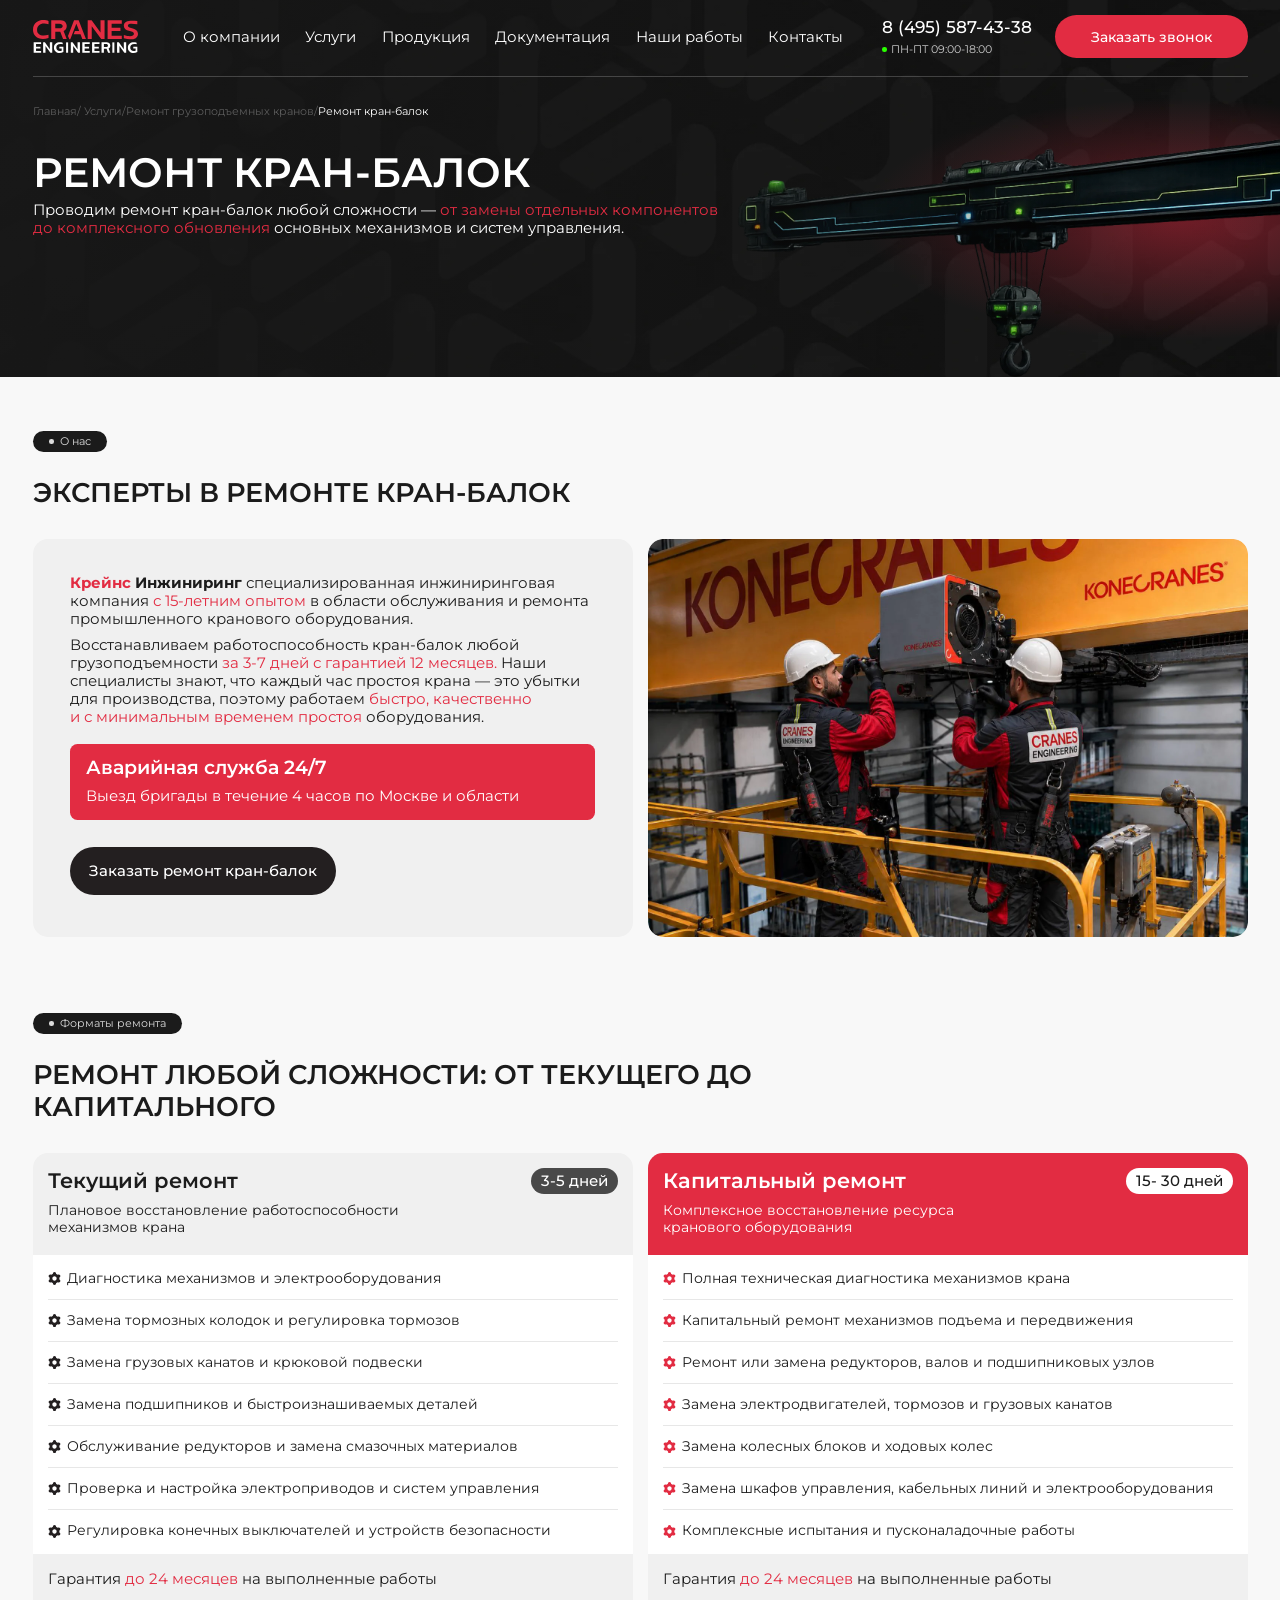
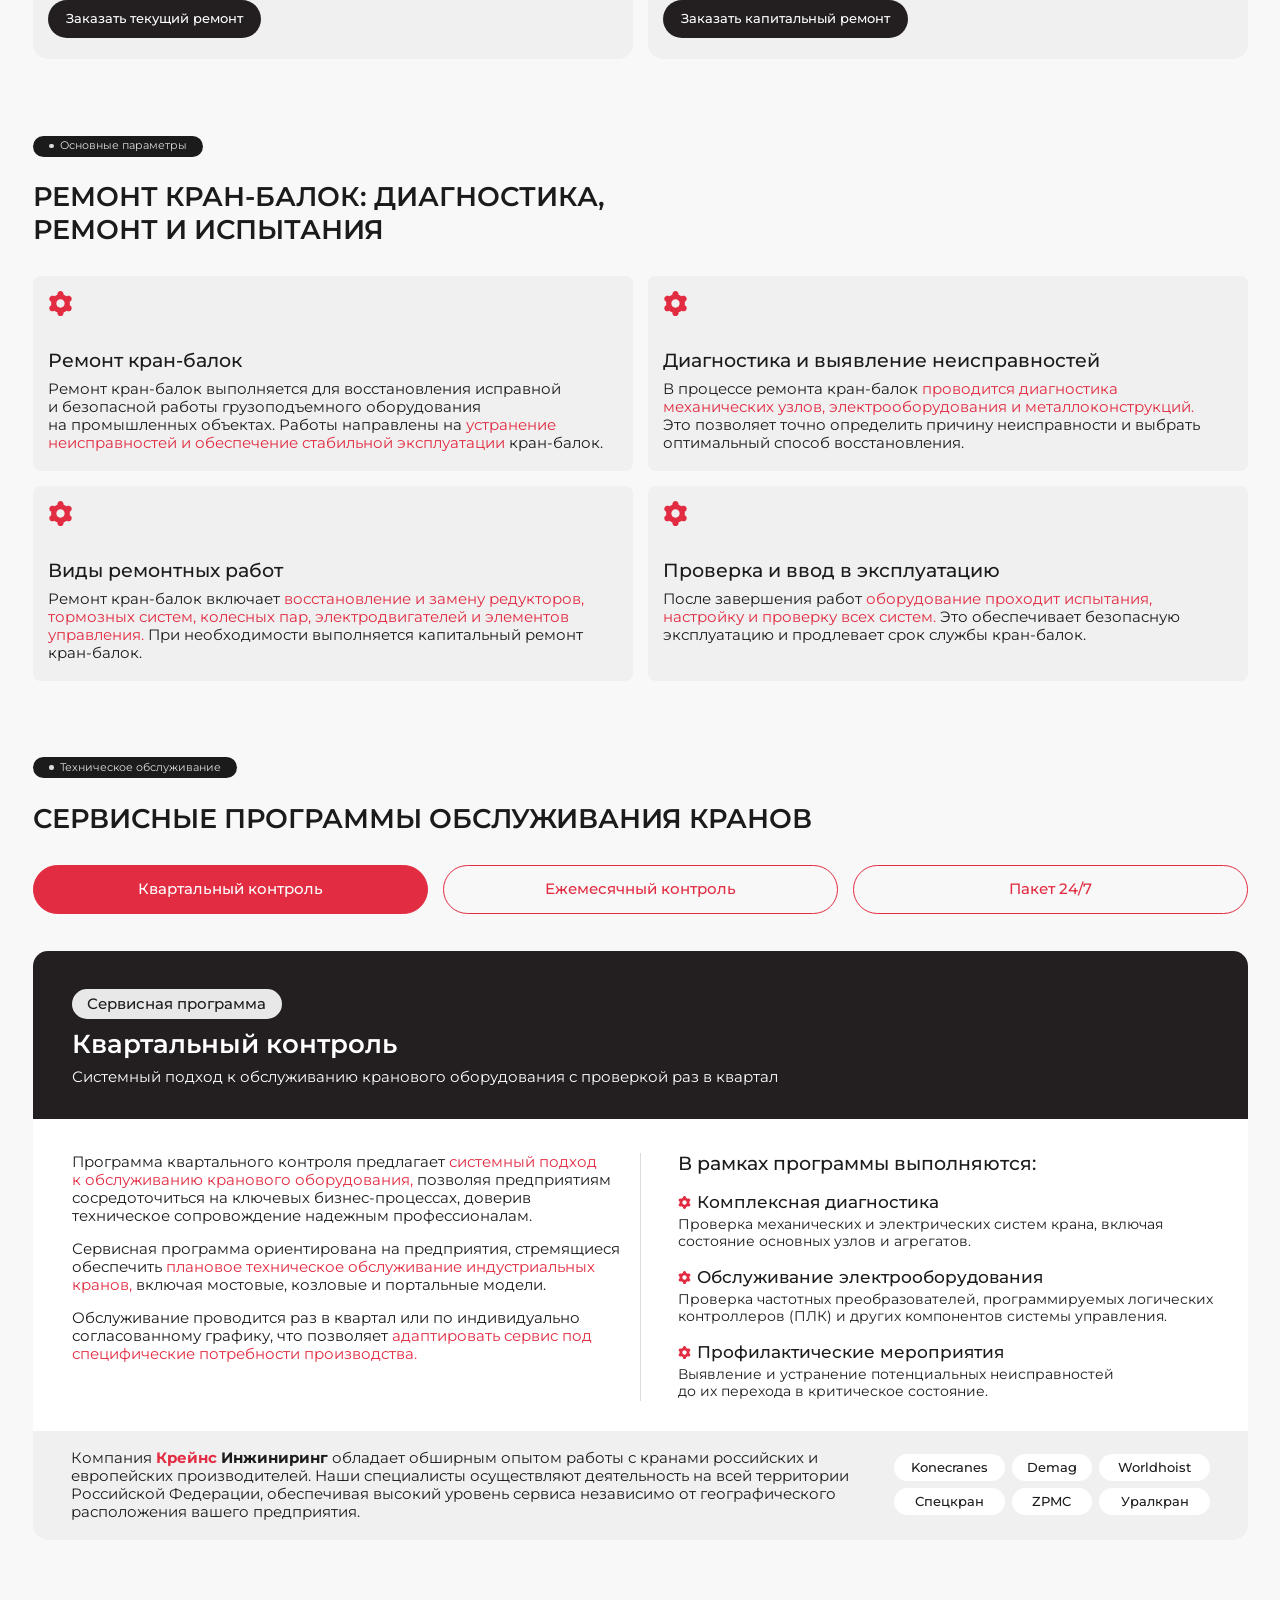
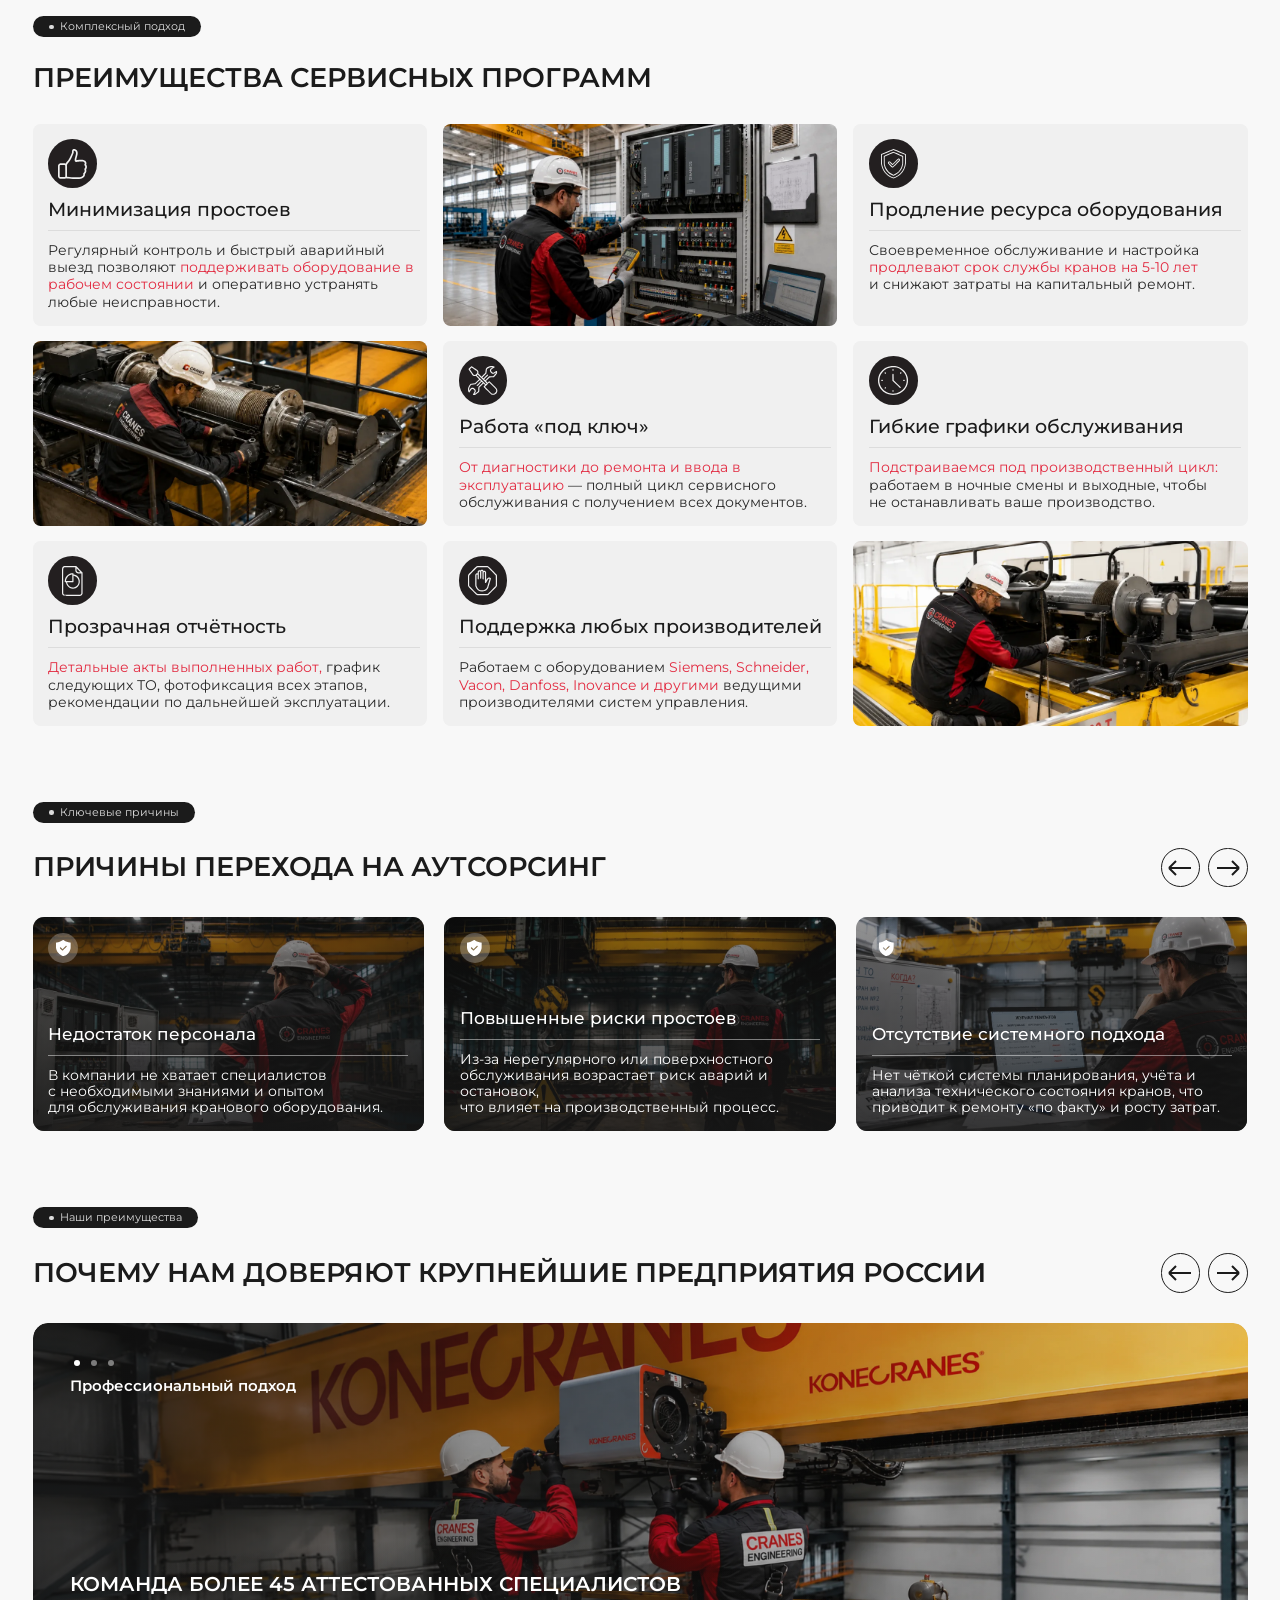
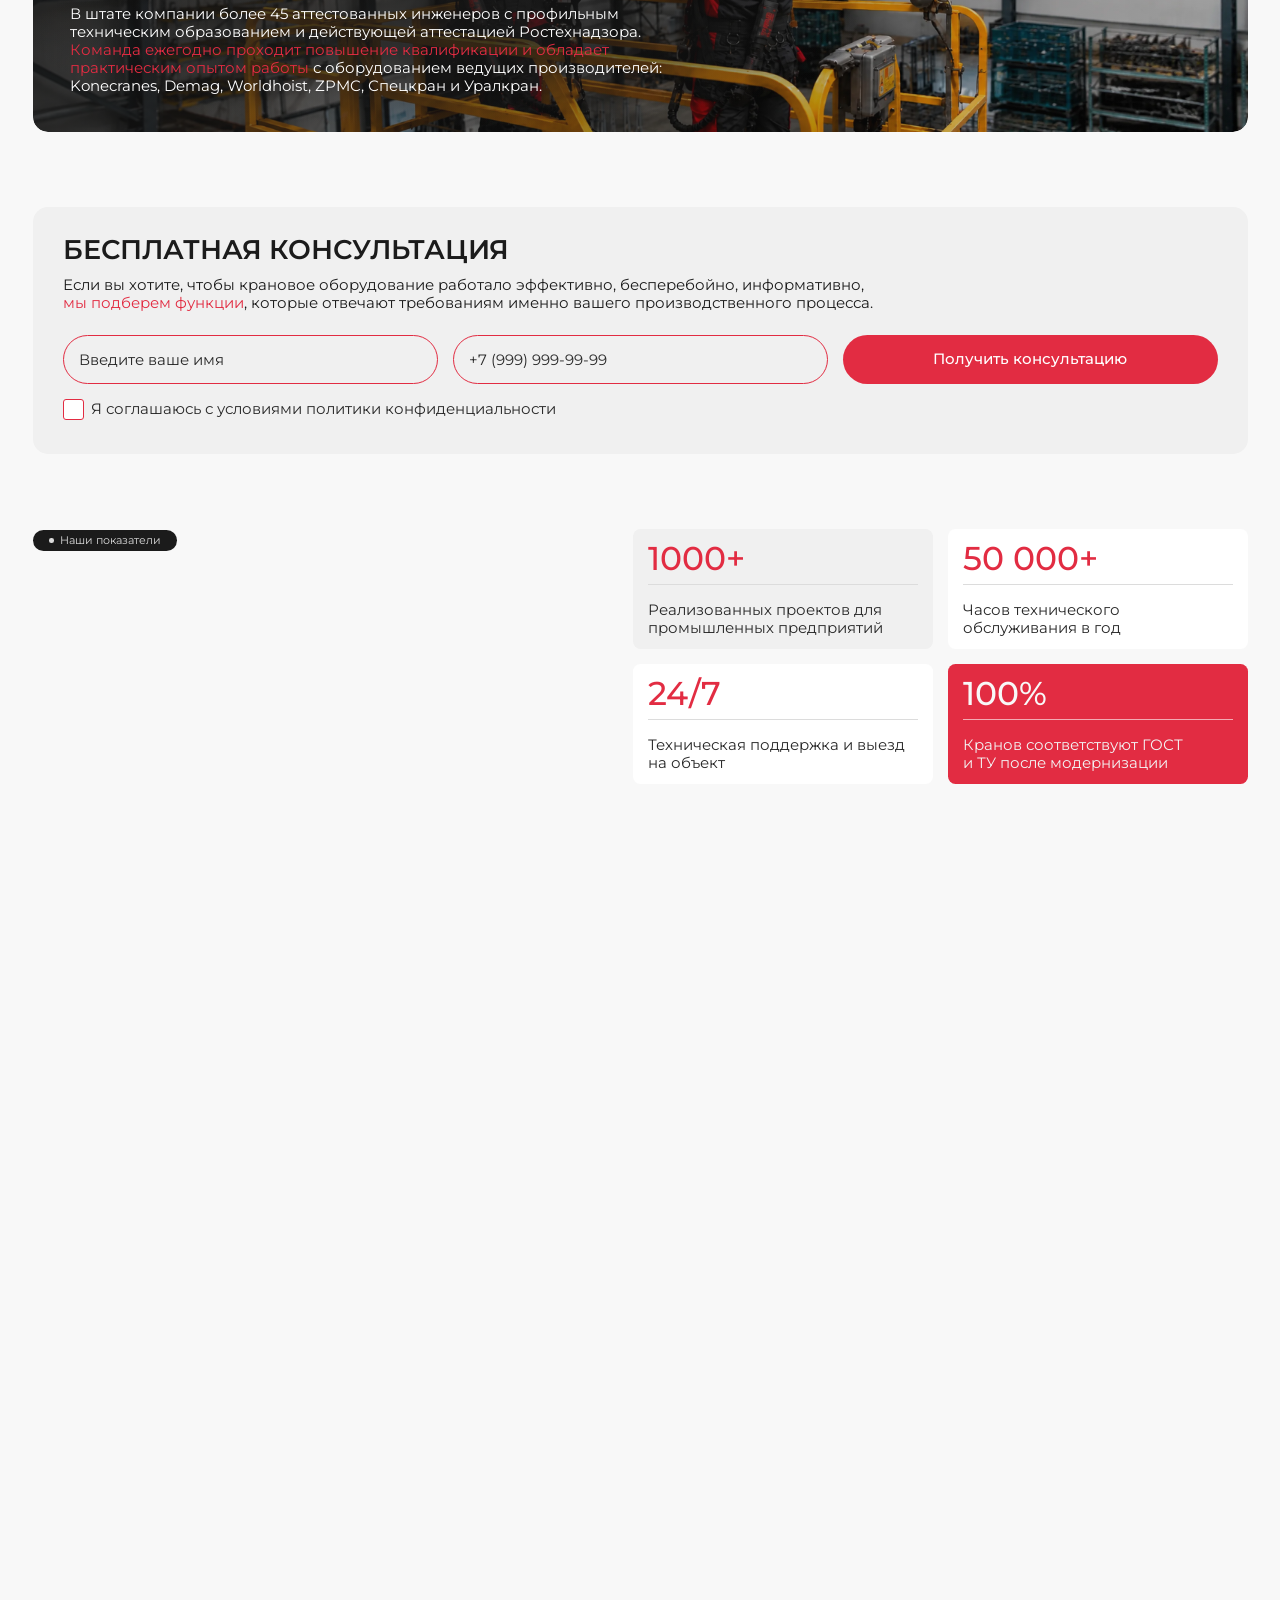
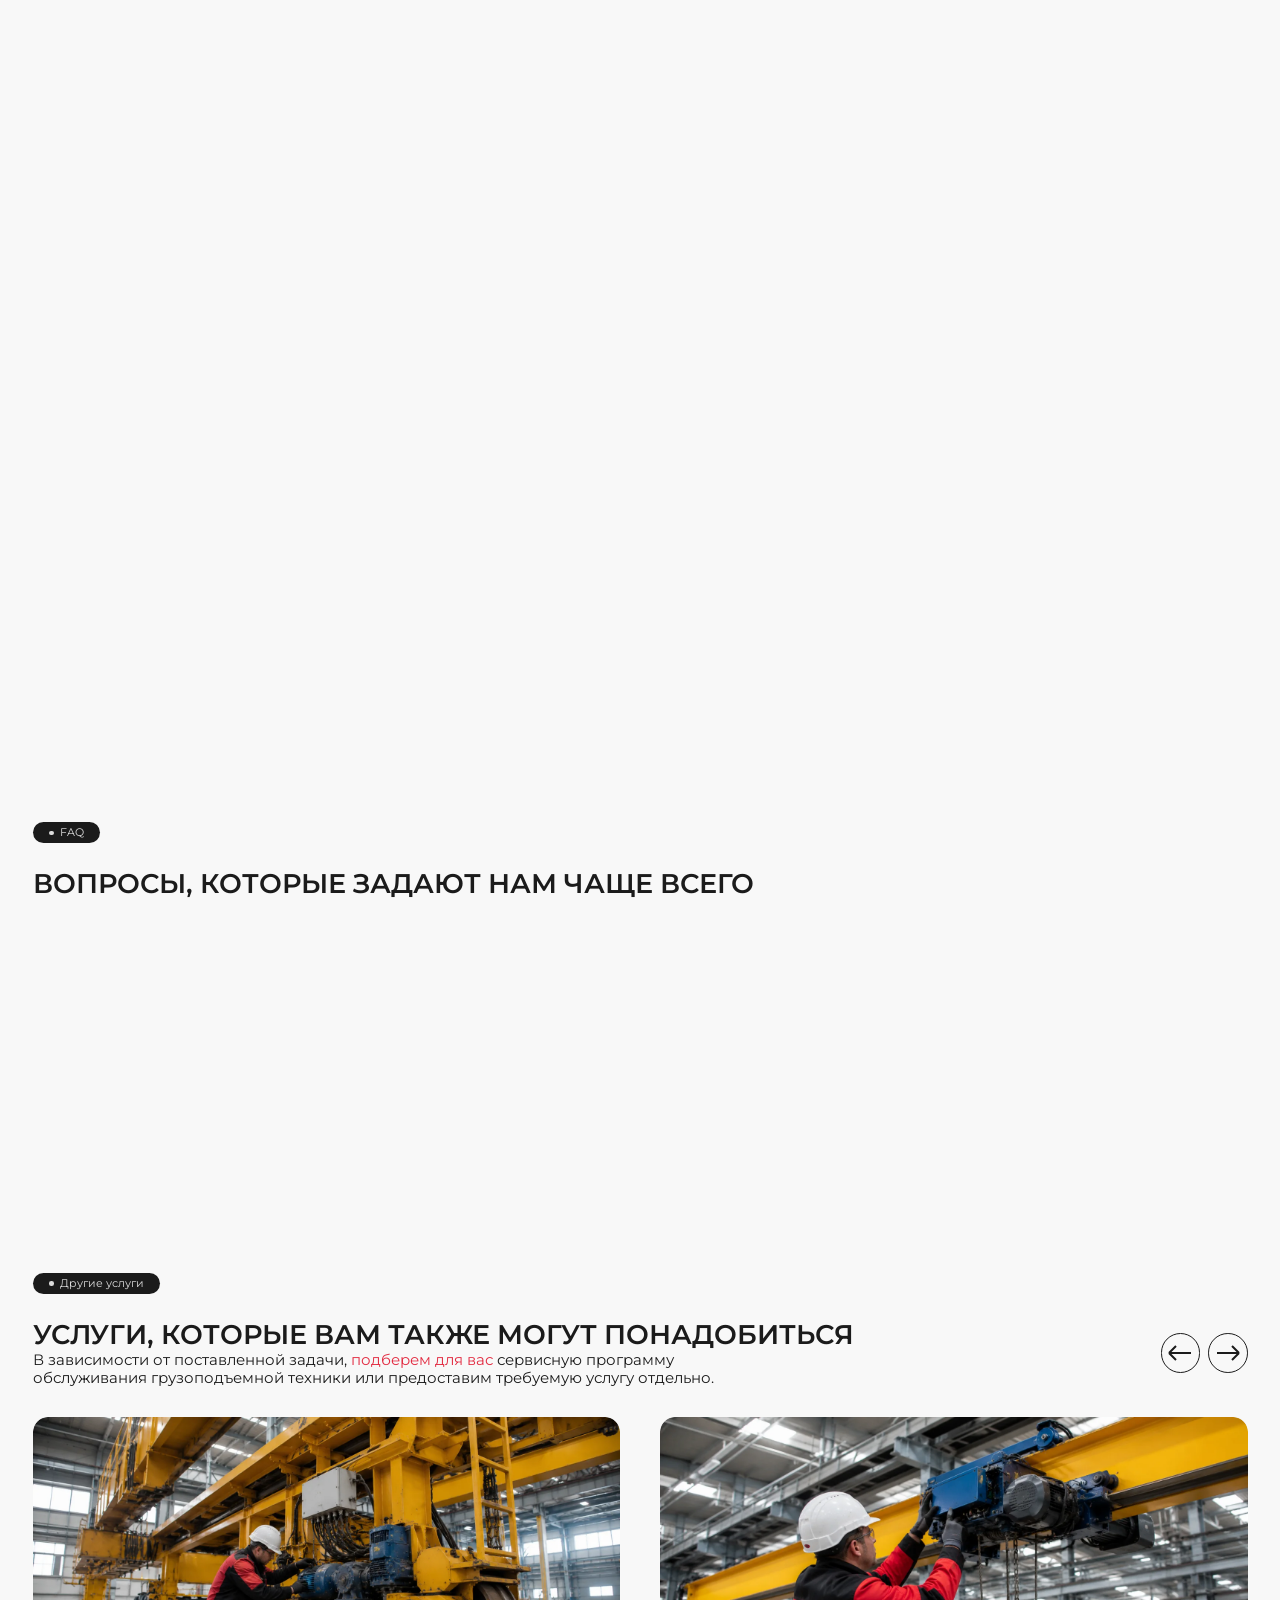
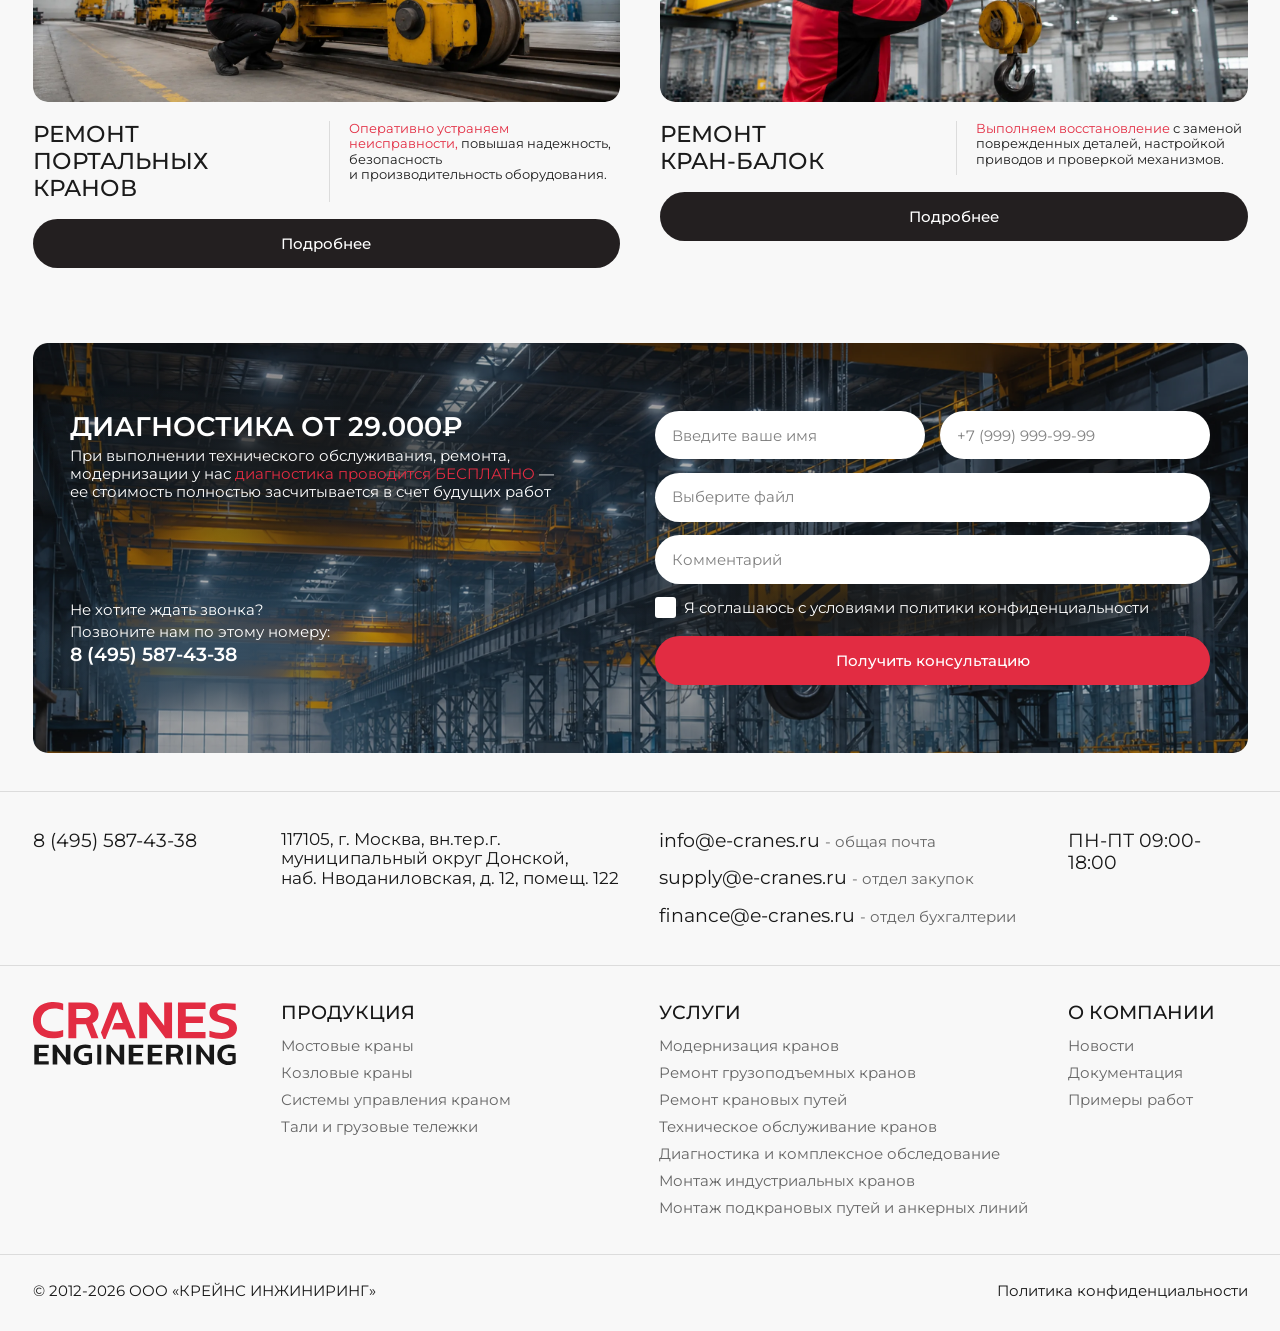
<file: remont-kran-balok.html>
<!DOCTYPE html>
<html lang="ru">
<head>
  <meta charset="UTF-8">
  <meta name="viewport" content="width=device-width, initial-scale=1.0, viewport-fit=cover">
  <title>Ремонт кран-балок — CRANES ENGINEERING</title>
  <link rel="icon" href="data:,">
  <meta name="description" content="Ремонт кран-балок любой грузоподъемности за 3-7 дней с гарантией 12 месяцев: диагностика, текущий и капитальный ремонт, испытания и ввод в эксплуатацию.">
  <link rel="preload" href="assets/fonts/montserrat-cyrillic.woff2" as="font" type="font/woff2" crossorigin>
  <link rel="preload" href="assets/fonts/montserrat-latin.woff2" as="font" type="font/woff2" crossorigin>
  <link rel="preload" href="assets/img/hero-bg.webp" as="image" type="image/webp" fetchpriority="high">
  <link rel="stylesheet" href="assets/vendor/swiper/swiper-bundle.min.css">
  <link rel="stylesheet" href="assets/css/main.css">
  <link rel="stylesheet" href="assets/css/responsive.css">
</head>
<body>

  <section class="hero hero--kranbalok">
    <div class="hero__bg"></div>
    <div class="hero__glow"></div>
    <div class="hero__crane"></div>
    <div class="hero__overlay"></div>

    <div class="container">
      <header class="header">
        <div class="header__row">
          <a class="header__logo" href="index.html">
            <img src="assets/img/logo-light.svg" alt="CRANES ENGINEERING" width="140" height="43">
          </a>
          <nav class="header__nav" aria-label="Основное меню">
            <ul>
              <li><a href="#">О компании</a></li>
              <li class="header__nav-item has-mega">
                <a href="uslugi.html" aria-haspopup="true" aria-expanded="false">Услуги</a>
                <div class="mega">
                  <ul class="mega__col mega__col--root">
                    <li class="mega__item is-parent" data-mega="modernizaciya">
                      <a href="modernizaciya-kranov.html">Модернизация кранов</a>
                    </li>
                    <li class="mega__item"><a href="avtomatizaciya-kranov.html">Автоматизация кранов</a></li>
                    <li class="mega__item"><a href="#">Удаленное управление кранами</a></li>
                    <li class="mega__item"><a href="remont-mostovyh-kranov.html">Ремонт грузоподъемных кранов</a></li>
                    <li class="mega__item"><a href="#">Техническое обслуживание кранов</a></li>
                    <li class="mega__item"><a href="#">Диагностика<br>и комплексное обследование</a></li>
                    <li class="mega__item"><a href="#">Монтаж индустриальных кранов</a></li>
                    <li class="mega__item"><a href="#">Ремонт крановых путей</a></li>
                  </ul>
                  <ul class="mega__col mega__col--sub" data-mega-sub="modernizaciya">
                    <li class="mega__item"><a href="modernizaciya-kozlovyh-kranov.html">Модернизация козловых кранов</a></li>
                    <li class="mega__item"><a href="modernizaciya-mostovyh-kranov.html">Модернизация мостовых кранов</a></li>
                    <li class="mega__item"><a href="modernizaciya-portalnyh-kranov.html">Модернизация портальных кранов</a></li>
                    <li class="mega__item"><a href="#">Перевод кранов на радиоуправление</a></li>
                    <li class="mega__item"><a href="smart-opcii-dlya-kranov.html">Смарт опции для кранов</a></li>
                  </ul>
                </div>
              </li>
              <li><a href="#">Продукция</a></li>
              <li><a href="#">Документация</a></li>
              <li><a href="#">Наши работы</a></li>
              <li><a href="#">Контакты</a></li>
            </ul>
          </nav>
          <div class="header__contacts">
            <a class="header__phone" href="tel:+74955874338">8 (495) 587-43-38</a>
            <span class="header__hours">ПН-ПТ 09:00-18:00</span>
          </div>
          <button class="btn header__cta" type="button" data-popup="popup-callback">Заказать звонок</button>
          <button class="burger" type="button" aria-label="Открыть меню" aria-expanded="false" aria-controls="mobile-menu">
            <span></span><span></span><span></span>
          </button>
        </div>
        <hr class="header__divider">
      </header>

      <div class="mobile-menu" id="mobile-menu" hidden>
        <nav aria-label="Мобильное меню">
          <ul class="mobile-menu__list">
            <li><a href="#">О компании</a></li>
            <li><a href="uslugi.html">Услуги</a></li>
            <li><a href="#">Продукция</a></li>
            <li><a href="#">Документация</a></li>
            <li><a href="#">Наши работы</a></li>
            <li><a href="#">Контакты</a></li>
          </ul>
        </nav>
        <div class="mobile-menu__contacts">
          <a class="mobile-menu__phone" href="tel:+74955874338">8 (495) 587-43-38</a>
          <span class="header__hours">ПН-ПТ 09:00-18:00</span>
          <button class="btn" type="button" data-popup="popup-callback">Заказать звонок</button>
        </div>
      </div>

      <nav class="breadcrumbs" aria-label="Хлебные крошки">
        <a href="index.html">Главная</a>/ <a href="uslugi.html">Услуги</a>/<a href="#">Ремонт грузоподъемных кранов</a>/<span class="breadcrumbs__current">Ремонт кран-балок</span>
      </nav>

      <h1 class="hero__title">Ремонт кран-балок</h1>
      <p class="hero__lead hero__lead--wide">
        Проводим ремонт кран-балок любой сложности — <span class="accent">от замены отдельных компонентов<br>до комплексного обновления</span> основных механизмов и систем управления.
      </p>
    </div>
  </section>

  <section class="experts">
    <div class="container">
      <span class="section-badge">О нас</span>
      <h2 class="section-title experts__title">Эксперты в ремонте кран-балок</h2>
      <div class="experts__grid">
        <div class="experts__box" data-reveal>
          <p class="experts__text">
            <b><span class="accent">Крейнс</span> Инжиниринг</b> специализированная инжиниринговая компания
            <span class="accent">с 15-летним опытом</span> в области обслуживания и ремонта промышленного
            кранового оборудования.
          </p>
          <p class="experts__text">
            Восстанавливаем работоспособность кран-балок любой грузоподъемности
            <span class="accent">за 3-7 дней с гарантией 12 месяцев.</span> Наши специалисты знают, что каждый час
            простоя крана — это убытки для производства, поэтому работаем
            <span class="accent">быстро, качественно<br>и с минимальным временем простоя</span> оборудования.
          </p>
          <div class="experts__alert">
            <p class="experts__alert-title">Аварийная служба 24/7</p>
            <p class="experts__alert-text">Выезд бригады в течение 4 часов по Москве и области</p>
          </div>
          <a class="experts__btn" href="#zayavka">Заказать ремонт кран-балок</a>
        </div>
        <img class="experts__photo" src="assets/img/rem-experts-kb.webp" alt="Ремонт кран-балки" width="800" height="530" loading="lazy">
      </div>
    </div>
  </section>

  <section class="formats">
    <div class="container">
      <span class="section-badge">Форматы ремонта</span>
      <h2 class="section-title formats__title">Ремонт любой сложности: от текущего до капитального</h2>
      <div class="formats__grid">
        <article class="format-card" data-reveal>
          <div class="format-card__head">
            <div class="format-card__head-row">
              <h3 class="format-card__title">Текущий ремонт</h3>
              <span class="format-card__badge">3-5 дней</span>
            </div>
            <p class="format-card__subtitle">Плановое восстановление работоспособности механизмов крана</p>
          </div>
          <ul class="format-card__list">
            <li>Диагностика механизмов и электрооборудования</li>
            <li>Замена тормозных колодок и регулировка тормозов</li>
            <li>Замена грузовых канатов и крюковой подвески</li>
            <li>Замена подшипников и быстроизнашиваемых деталей</li>
            <li>Обслуживание редукторов и замена смазочных материалов</li>
            <li>Проверка и настройка электроприводов и систем управления</li>
            <li>Регулировка конечных выключателей и устройств безопасности</li>
          </ul>
          <div class="format-card__foot">
            <p class="format-card__note">Гарантия <span class="accent">до 24 месяцев</span> на выполненные работы</p>
            <a class="format-card__btn" href="#zayavka">Заказать текущий ремонт</a>
          </div>
        </article>

        <article class="format-card format-card--accent" data-reveal>
          <div class="format-card__head">
            <div class="format-card__head-row">
              <h3 class="format-card__title">Капитальный ремонт</h3>
              <span class="format-card__badge">15- 30 дней</span>
            </div>
            <p class="format-card__subtitle">Комплексное восстановление ресурса кранового оборудования</p>
          </div>
          <ul class="format-card__list">
            <li>Полная техническая диагностика механизмов крана</li>
            <li>Капитальный ремонт механизмов подъема и передвижения</li>
            <li>Ремонт или замена редукторов, валов и подшипниковых узлов</li>
            <li>Замена электродвигателей, тормозов и грузовых канатов</li>
            <li>Замена колесных блоков и ходовых колес</li>
            <li>Замена шкафов управления, кабельных линий и электрооборудования</li>
            <li>Комплексные испытания и пусконаладочные работы</li>
          </ul>
          <div class="format-card__foot">
            <p class="format-card__note">Гарантия <span class="accent">до 24 месяцев</span> на выполненные работы</p>
            <a class="format-card__btn" href="#zayavka">Заказать капитальный ремонт</a>
          </div>
        </article>
      </div>
    </div>
  </section>

  <section class="repair">
    <div class="container">
      <span class="section-badge">Основные параметры</span>
      <h2 class="section-title repair__title">Ремонт кран-балок: диагностика,<br>ремонт и испытания</h2>
      <div class="repair__grid">
        <article class="repair-card" data-reveal>
          <img class="repair-card__icon" src="assets/img/rem-gear-red-33.svg" alt="" width="33" height="33">
          <h3 class="repair-card__title">Ремонт кран-балок</h3>
          <p class="repair-card__text">Ремонт кран-балок выполняется для восстановления исправной<br>и безопасной работы грузоподъемного оборудования<br>на промышленных объектах. Работы направлены на <span class="accent">устранение<br>неисправностей и обеспечение стабильной эксплуатации</span> кран-балок.</p>
        </article>

        <article class="repair-card" data-reveal>
          <img class="repair-card__icon" src="assets/img/rem-gear-red-33.svg" alt="" width="33" height="33">
          <h3 class="repair-card__title">Диагностика и выявление неисправностей</h3>
          <p class="repair-card__text">В процессе ремонта кран-балок <span class="accent">проводится диагностика<br>механических узлов, электрооборудования и металлоконструкций.</span><br>Это позволяет точно определить причину неисправности и выбрать оптимальный способ восстановления.</p>
        </article>

        <article class="repair-card" data-reveal>
          <img class="repair-card__icon" src="assets/img/rem-gear-red-33.svg" alt="" width="33" height="33">
          <h3 class="repair-card__title">Виды ремонтных работ</h3>
          <p class="repair-card__text">Ремонт кран-балок включает <span class="accent">восстановление и замену редукторов,<br>тормозных систем, колесных пар, электродвигателей и элементов<br>управления.</span> При необходимости выполняется капитальный ремонт<br>кран-балок.</p>
        </article>

        <article class="repair-card" data-reveal>
          <img class="repair-card__icon" src="assets/img/rem-gear-red-33.svg" alt="" width="33" height="33">
          <h3 class="repair-card__title">Проверка и ввод в эксплуатацию</h3>
          <p class="repair-card__text">После завершения работ <span class="accent">оборудование проходит испытания, настройку и проверку всех систем.</span>
            Это обеспечивает безопасную эксплуатацию и продлевает срок службы кран-балок.</p>
        </article>
      </div>
    </div>
  </section>

  <section class="servprog">
    <div class="container">
      <span class="section-badge">Техническое обслуживание</span>
      <h2 class="section-title servprog__title">Сервисные программы обслуживания кранов</h2>
      <div class="servprog__tabs" role="tablist">
        <button class="servprog__tab is-active" type="button" role="tab" aria-selected="true" aria-controls="prog-kvartal" data-tab="prog-kvartal">Квартальный контроль</button>
        <button class="servprog__tab" type="button" role="tab" aria-selected="false" aria-controls="prog-mesyac" data-tab="prog-mesyac">Ежемесячный контроль</button>
        <button class="servprog__tab" type="button" role="tab" aria-selected="false" aria-controls="prog-247" data-tab="prog-247">Пакет 24/7</button>
      </div>

      <div class="servprog__panel" id="prog-kvartal">
        <div class="servprog__head">
          <span class="servprog__badge">Сервисная программа</span>
          <p class="servprog__name">Квартальный контроль</p>
          <p class="servprog__subtitle">Системный подход к обслуживанию кранового оборудования с проверкой раз в квартал</p>
        </div>
        <div class="servprog__body">
          <div class="servprog__col-text">
            <p>Программа квартального контроля предлагает <span class="accent">системный подход<br>к обслуживанию кранового оборудования,</span> позволяя предприятиям<br>сосредоточиться на ключевых бизнес-процессах, доверив<br>техническое сопровождение надежным профессионалам.</p>
            <p>Сервисная программа ориентирована на предприятия, стремящиеся обеспечить <span class="accent">плановое техническое обслуживание индустриальных кранов,</span> включая мостовые, козловые и портальные модели.</p>
            <p>Обслуживание проводится раз в квартал или по индивидуально согласованному графику, что позволяет <span class="accent">адаптировать сервис под специфические потребности производства.</span></p>
          </div>
          <div class="servprog__col-list">
            <p class="servprog__list-title">В рамках программы выполняются:</p>
            <div class="servprog__item">
              <p class="servprog__item-title">Комплексная диагностика</p>
              <p class="servprog__item-text">Проверка механических и электрических систем крана, включая состояние основных узлов и агрегатов.</p>
            </div>
            <div class="servprog__item">
              <p class="servprog__item-title">Обслуживание электрооборудования</p>
              <p class="servprog__item-text">Проверка частотных преобразователей, программируемых логических<br>контроллеров (ПЛК) и других компонентов системы управления.</p>
            </div>
            <div class="servprog__item">
              <p class="servprog__item-title">Профилактические мероприятия</p>
              <p class="servprog__item-text">Выявление и устранение потенциальных неисправностей<br>до их перехода в критическое состояние.</p>
            </div>
          </div>
        </div>
        <div class="servprog__foot">
          <p class="servprog__foot-text">Компания <b><span class="accent">Крейнс</span> Инжиниринг</b> обладает обширным опытом работы с кранами российских и европейских производителей. Наши специалисты осуществляют деятельность на всей территории Российской Федерации, обеспечивая высокий уровень сервиса независимо от географического расположения вашего предприятия.</p>
          <div class="servprog__brands">
            <span class="servprog__brand">Konecranes</span>
            <span class="servprog__brand">Demag</span>
            <span class="servprog__brand">Worldhoist</span>
            <span class="servprog__brand">Спецкран</span>
            <span class="servprog__brand">ZPMC</span>
            <span class="servprog__brand">Уралкран</span>
          </div>
        </div>
      </div>

      <div class="servprog__panel" id="prog-mesyac" hidden>
        <div class="servprog__head">
          <span class="servprog__badge">Сервисная программа</span>
          <p class="servprog__name">Ежемесячный контроль</p>
          <p class="servprog__subtitle">Регулярное техническое обслуживание с проверкой механической и электрической части</p>
        </div>
        <div class="servprog__body">
          <div class="servprog__col-text">
            <p>Сервисная программа регулярного технического обслуживания мостовых, козловых и портальных кранов. Включает <span class="accent">проверку механической и электрической частей,</span> включая частотные преобразователи, ПЛК и системы автоматизации.</p>
            <p>Обслуживание проводится по регламенту производителей и требованиям законодательства РФ. Программа «Ежемесячный контроль» обеспечивает <span class="accent">системный подход к техническому обслуживанию кранов,</span> позволяя предприятиям сосредоточиться на производственных задачах, передав обслуживание профильным специалистам.</p>
          </div>
          <div class="servprog__col-list">
            <p class="servprog__list-title">Преимущества программы:</p>
            <div class="servprog__item">
              <p class="servprog__item-title">Регулярный контроль</p>
              <p class="servprog__item-text">Ежемесячное обслуживание позволяет выявлять проблемы на ранней стадии.</p>
            </div>
            <div class="servprog__item">
              <p class="servprog__item-title">Соответствие нормам</p>
              <p class="servprog__item-text">Обслуживание по регламенту производителей и требованиям законодательства РФ.</p>
            </div>
            <div class="servprog__item">
              <p class="servprog__item-title">Системный подход</p>
              <p class="servprog__item-text">Комплексная проверка всех систем крана каждый месяц.</p>
            </div>
          </div>
        </div>
        <div class="servprog__foot">
          <p class="servprog__foot-text"><b><span class="accent">Крейнс</span> Инжиниринг</b> обслуживает краны российских, европейских и азиатских марок, обеспечивая надёжную работу оборудования в условиях машиностроительных, металлургических и химических производств.</p>
          <div class="servprog__brands">
            <span class="servprog__brand">Konecranes</span>
            <span class="servprog__brand">Demag</span>
            <span class="servprog__brand">Worldhoist</span>
            <span class="servprog__brand">Спецкран</span>
            <span class="servprog__brand">ZPMC</span>
            <span class="servprog__brand">Уралкран</span>
          </div>
        </div>
      </div>

      <div class="servprog__panel" id="prog-247" hidden>
        <div class="servprog__head">
          <span class="servprog__badge">Премиум программа</span>
          <p class="servprog__name">Сервисный пакет 24/7</p>
          <p class="servprog__subtitle">Максимальная готовность вашего оборудования с постоянным присутствием сервисной команды</p>
        </div>
        <div class="servprog__body">
          <div class="servprog__col-text">
            <p>Сервисный пакет 24/7 — это комплексная программа, обеспечивающая <span class="accent">ежедневное техническое обслуживание индустриальных кранов,</span> включая мостовые, козловые и портальные модели.</p>
            <p>В рамках этого пакета компания <b><span class="accent">Крейнс</span> Инжиниринг</b> организует постоянное присутствие сервисной команды непосредственно на вашем объекте, создавая локальный филиал для <span class="accent">оперативного реагирования на любые потребности.</span></p>
          </div>
          <div class="servprog__col-list">
            <p class="servprog__list-title">Ключевые особенности программы:</p>
            <div class="servprog__item">
              <p class="servprog__item-title">Ежедневное техническое обслуживание</p>
              <p class="servprog__item-text">Постоянный мониторинг и профилактика позволяют поддерживать оборудование в оптимальном состоянии, снижая вероятность поломок.</p>
            </div>
            <div class="servprog__item">
              <p class="servprog__item-title">Локальный сервисный филиал</p>
              <p class="servprog__item-text">Формирование специализированной команды на вашей площадке обеспечивает мгновенный доступ к квалифицированной помощи и сокращает время реагирования на возникающие задачи.</p>
            </div>
            <div class="servprog__item">
              <p class="servprog__item-title">Комплексное обслуживание</p>
              <p class="servprog__item-text">Программа охватывает все аспекты эксплуатации кранов: от механических и электрических систем до сложного электрооборудования, включая частотные преобразователи и программируемые логические контроллеры.</p>
            </div>
          </div>
        </div>
        <div class="servprog__foot servprog__foot--full">
          <p class="servprog__foot-text">Идеальное решение для предприятий с непрерывным производственным циклом, где простой оборудования недопустим.<br><b><span class="accent">Крейнс</span> Инжиниринг</b> гарантирует максимальную готовность вашего кранового парка 24 часа в сутки, 7 дней в неделю.</p>

        </div>
      </div>
    </div>
  </section>

  <section class="advantages advantages--serv">
    <div class="container">
      <span class="section-badge">Комплексный подход</span>
      <h2 class="section-title advantages__title">Преимущества сервисных программ</h2>
      <div class="advantages__grid">
        <article class="advantage-card" data-reveal>
          <span class="advantage-card__icon"><img src="assets/img/rem-icon-downtime.svg" alt=""></span>
          <h3 class="advantage-card__title">Минимизация простоев</h3>
          <p class="advantage-card__text">Регулярный контроль и быстрый аварийный выезд позволяют <span class="accent">поддерживать оборудование в рабочем состоянии</span> и оперативно устранять любые неисправности.</p>
        </article>
        <img class="advantages__photo" src="assets/img/rem-adv-1.webp" alt="" width="526" height="268" loading="lazy">
        <article class="advantage-card" data-reveal>
          <span class="advantage-card__icon"><img src="assets/img/rem-icon-resource.svg" alt=""></span>
          <h3 class="advantage-card__title">Продление ресурса оборудования</h3>
          <p class="advantage-card__text">Своевременное обслуживание и настройка<br><span class="accent">продлевают срок службы кранов на 5-10 лет</span><br>и снижают затраты на капитальный ремонт.</p>
        </article>
        <img class="advantages__photo" src="assets/img/rem-adv-2.webp" alt="" width="526" height="268" loading="lazy">
        <article class="advantage-card" data-reveal>
          <span class="advantage-card__icon"><img src="assets/img/rem-icon-turnkey.svg" alt=""></span>
          <h3 class="advantage-card__title">Работа «под ключ»</h3>
          <p class="advantage-card__text"><span class="accent">От диагностики до ремонта и ввода в эксплуатацию</span> — полный цикл сервисного обслуживания с получением всех документов.</p>
        </article>
        <article class="advantage-card" data-reveal>
          <span class="advantage-card__icon"><img src="assets/img/rem-icon-schedule.svg" alt=""></span>
          <h3 class="advantage-card__title">Гибкие графики обслуживания</h3>
          <p class="advantage-card__text"><span class="accent">Подстраиваемся под производственный цикл:</span><br>работаем в ночные смены и выходные, чтобы<br>не останавливать ваше производство.</p>
        </article>
        <article class="advantage-card" data-reveal>
          <span class="advantage-card__icon"><img src="assets/img/rem-icon-report.svg" alt=""></span>
          <h3 class="advantage-card__title">Прозрачная отчётность</h3>
          <p class="advantage-card__text"><span class="accent">Детальные акты выполненных работ,</span> график следующих ТО, фотофиксация всех этапов, рекомендации по дальнейшей эксплуатации.</p>
        </article>
        <article class="advantage-card" data-reveal>
          <span class="advantage-card__icon"><img src="assets/img/rem-icon-vendors.svg" alt=""></span>
          <h3 class="advantage-card__title">Поддержка любых производителей</h3>
          <p class="advantage-card__text">Работаем с оборудованием <span class="accent">Siemens, Schneider, Vacon, Danfoss, Inovance и другими</span> ведущими производителями систем управления.</p>
        </article>
        <img class="advantages__photo" src="assets/img/rem-adv-3.webp" alt="" width="526" height="268" loading="lazy">
      </div>
    </div>
  </section>

  <section class="outsource">
    <div class="container">
      <span class="section-badge">Ключевые причины</span>
      <div class="outsource__head">
        <h2 class="section-title">Причины перехода на аутсорсинг</h2>
        <div class="slider-nav">
          <button class="slider-arrow outsource__prev" type="button" aria-label="Предыдущий слайд"><svg width="24" height="16" viewBox="0 0 24 16" fill="none"><path d="M23 8H1M1 8l7-7M1 8l7 7" stroke="currentColor" stroke-width="2"/></svg></button>
          <button class="slider-arrow outsource__next" type="button" aria-label="Следующий слайд"><svg width="24" height="16" viewBox="0 0 24 16" fill="none"><path d="M1 8h22M23 8l-7-7M23 8l-7 7" stroke="currentColor" stroke-width="2"/></svg></button>
        </div>
      </div>
      <div class="swiper outsource__slider" data-reveal>
        <div class="swiper-wrapper">
          <div class="swiper-slide">
            <article class="out-card">
              <img class="out-card__bg" src="assets/img/rem-out-1.webp" alt="" width="526" height="285" loading="lazy">
              <span class="out-card__shade"></span>
              <span class="out-card__icon"><img src="assets/img/rem-icon-shield.svg" alt="" width="20" height="22"></span>
              <h3 class="out-card__title">Недостаток персонала</h3>
              <p class="out-card__text">В компании не хватает специалистов<br>с необходимыми знаниями и опытом<br>для обслуживания кранового оборудования.</p>
            </article>
          </div>
          <div class="swiper-slide">
            <article class="out-card">
              <img class="out-card__bg" src="assets/img/rem-out-2.webp" alt="" width="526" height="285" loading="lazy">
              <span class="out-card__shade"></span>
              <span class="out-card__icon"><img src="assets/img/rem-icon-shield.svg" alt="" width="20" height="22"></span>
              <h3 class="out-card__title">Повышенные риски простоев</h3>
              <p class="out-card__text out-card__text--wide">Из-за нерегулярного или поверхностного<br>обслуживания возрастает риск аварий и остановок,<br>что влияет на производственный процесс.</p>
            </article>
          </div>
          <div class="swiper-slide">
            <article class="out-card">
              <img class="out-card__bg" src="assets/img/rem-out-3.webp" alt="" width="526" height="285" loading="lazy">
              <span class="out-card__shade"></span>
              <span class="out-card__icon"><img src="assets/img/rem-icon-shield.svg" alt="" width="20" height="22"></span>
              <h3 class="out-card__title">Отсутствие системного подхода</h3>
              <p class="out-card__text">Нет чёткой системы планирования, учёта и анализа технического состояния кранов, что приводит к ремонту «по факту» и росту затрат.</p>
            </article>
          </div>
          <div class="swiper-slide">
            <article class="out-card">
              <img class="out-card__bg" src="assets/img/rem-out-4.webp" alt="" width="526" height="285" loading="lazy">
              <span class="out-card__shade"></span>
              <span class="out-card__icon"><img src="assets/img/rem-icon-shield.svg" alt="" width="20" height="22"></span>
              <h3 class="out-card__title">Высокие затраты на содержание собственной службы</h3>
              <p class="out-card__text">Поддержание внутренней ремонтной службы требует постоянных расходов на персонал, инструменты, обучение и запчасти.</p>
            </article>
          </div>
          <div class="swiper-slide">
            <article class="out-card">
              <img class="out-card__bg" src="assets/img/rem-out-5.webp" alt="" width="526" height="285" loading="lazy">
              <span class="out-card__shade"></span>
              <span class="out-card__icon"><img src="assets/img/rem-icon-shield.svg" alt="" width="20" height="22"></span>
              <h3 class="out-card__title">Рост технологичности кранового оборудования</h3>
              <p class="out-card__text">Краны оснащаются автоматикой, частотными преобразователями и датчиками, которые требуют высокой компетенции для обслуживания.</p>
            </article>
          </div>
        </div>
      </div>
    </div>
  </section>

  <section class="trust">
    <div class="container">
      <span class="section-badge">Наши преимущества</span>
      <div class="trust__head">
        <h2 class="section-title">Почему нам доверяют крупнейшие предприятия России</h2>
        <div class="slider-nav">
          <button class="slider-arrow trust__prev" type="button" aria-label="Предыдущий слайд"><svg width="24" height="16" viewBox="0 0 24 16" fill="none"><path d="M23 8H1M1 8l7-7M1 8l7 7" stroke="currentColor" stroke-width="2"/></svg></button>
          <button class="slider-arrow trust__next" type="button" aria-label="Следующий слайд"><svg width="24" height="16" viewBox="0 0 24 16" fill="none"><path d="M1 8h22M23 8l-7-7M23 8l-7 7" stroke="currentColor" stroke-width="2"/></svg></button>
        </div>
      </div>
      <div class="swiper trust__slider" data-reveal>
        <div class="swiper-wrapper">
          <div class="swiper-slide">
            <article class="trust-slide">
              <img class="trust-slide__bg" src="assets/img/rem-trust-1.webp" alt="" width="1620" height="546" loading="lazy">
              <span class="trust-slide__shade"></span>
              <p class="trust-slide__label">Профессиональный подход</p>
              <div class="trust-slide__body">
                <h3 class="trust-slide__title">Команда более 45 аттестованных специалистов</h3>
                <p class="trust-slide__text">В штате компании более 45 аттестованных инженеров с профильным<br>техническим образованием
                  и действующей аттестацией Ростехнадзора.<br><span class="accent">Команда ежегодно проходит повышение квалификации и обладает<br>практическим опытом работы</span>
                  с оборудованием ведущих производителей:<br>Konecranes, Demag, Worldhoist, ZPMC, Спецкран и Уралкран.</p>
              </div>
            </article>
          </div>
          <div class="swiper-slide">
            <article class="trust-slide">
              <img class="trust-slide__bg" src="assets/img/rem-trust-2.webp" alt="" width="1620" height="546" loading="lazy">
              <span class="trust-slide__shade"></span>
              <p class="trust-slide__label">Наличие необходимой документации</p>
              <div class="trust-slide__body">
                <h3 class="trust-slide__title">Полный комплекс разрешительной документации</h3>
                <p class="trust-slide__text">Мы имеем <span class="accent">все необходимые допуски и лицензии для работы с опасными<br>производственными объектами:</span>
                  свидетельство СРО на монтаж и ремонт подъемных<br>сооружений, аттестацию Ростехнадзора, допуски
                  на высотные работы. Все наши<br>специалисты имеют личные удостоверения и группы по электробезопасности до 1000В.</p>
              </div>
            </article>
          </div>
          <div class="swiper-slide">
            <article class="trust-slide">
              <img class="trust-slide__bg" src="assets/img/rem-trust-3.webp" alt="" width="1620" height="546" loading="lazy">
              <span class="trust-slide__shade"></span>
              <p class="trust-slide__label">Опыт работы</p>
              <div class="trust-slide__body">
                <h3 class="trust-slide__title">Опыт работы с крупнейшими предприятиями</h3>
                <p class="trust-slide__text">За 15 лет работы <span class="accent">мы реализовали более 800 проектов по ремонту и модернизации<br>кранового оборудования</span>
                  на предприятиях машиностроения, металлургии и в портах<br>Российской Федерации. Наш опыт охватывает
                  объекты с высокой производственной<br>нагрузкой и повышенными требованиями к надёжности оборудования.</p>
              </div>
            </article>
          </div>
        </div>
        <div class="swiper-pagination trust__pagination"></div>
      </div>
    </div>
  </section>

  <section class="consult" id="zayavka">
    <div class="container">
      <form class="consult__box" action="#" method="post" data-reveal>
        <h2 class="section-title">Бесплатная консультация</h2>
        <p class="consult__text">
          Если вы хотите, чтобы крановое оборудование работало эффективно, бесперебойно, информативно,<br>
          <span class="accent">мы подберем функции</span>, которые отвечают
          требованиям именно вашего производственного процесса.
        </p>
        <div class="consult__row">
          <input class="consult__input" type="text" name="name" placeholder="Введите ваше имя" required>
          <input class="consult__input" type="tel" name="phone" placeholder="+7 (999) 999-99-99" required>
          <button class="btn consult__submit" type="submit">Получить консультацию</button>
        </div>
        <label class="consult__agree">
          <input type="checkbox" name="agree" required>
          <span class="consult__checkbox" aria-hidden="true"></span>
          Я соглашаюсь с условиями политики конфиденциальности
        </label>
      </form>
    </div>
  </section>

  <section class="stats">
    <div class="container stats__grid">
      <div class="stats__info">
        <span class="section-badge" data-reveal>Наши показатели</span>
        <h2 class="section-title stats__title" data-reveal>Цифры, за которыми<br>стоит практический опыт</h2>
        <button class="btn btn--grey stats__btn" type="button" data-reveal>Связаться с нами</button>
        <p class="stats__text" data-reveal>
          Подбираем оптимальные решения по модернизации с учетом особенностей объекта
          и условий эксплуатации.
        </p>
      </div>
      <div class="stats__cards" data-reveal>
        <div class="stat-card stat-card--grey">
          <p class="stat-card__value">1000+</p>
          <p class="stat-card__caption">Реализованных проектов для промышленных предприятий</p>
        </div>
        <div class="stat-card">
          <p class="stat-card__value">50 000+</p>
          <p class="stat-card__caption">Часов технического обслуживания в год</p>
        </div>
        <div class="stat-card">
          <p class="stat-card__value">24/7</p>
          <p class="stat-card__caption">Техническая поддержка и выезд на объект</p>
        </div>
        <div class="stat-card stat-card--accent">
          <p class="stat-card__value">100%</p>
          <p class="stat-card__caption">Кранов соответствуют ГОСТ<br>и ТУ после модернизации</p>
        </div>
      </div>
    </div>
  </section>

  <section class="cases">
    <div class="container">
      <span class="section-badge" data-reveal>Кейсы</span>
      <div class="cases__head" data-reveal>
        <div>
          <h2 class="section-title">Наши работы</h2>
          <p class="cases__lead">За годы работы мы реализовали десятки проектов по модернизации кранового оборудования.</p>
        </div>
        <div class="slider-nav">
          <button class="slider-arrow cases__prev" type="button" aria-label="Предыдущий слайд">
            <svg width="17" height="12" viewBox="0 0 17 12" fill="none"><path d="M6 1 1 6l5 5M1 6h16" stroke="currentColor" stroke-width="1.5"/></svg>
          </button>
          <button class="slider-arrow cases__next" type="button" aria-label="Следующий слайд">
            <svg width="17" height="12" viewBox="0 0 17 12" fill="none"><path d="M11 1l5 5-5 5M16 6H0" stroke="currentColor" stroke-width="1.5"/></svg>
          </button>
        </div>
      </div>

      <div class="cases__slider swiper" data-reveal>
        <div class="swiper-wrapper">
          <div class="swiper-slide case-card">
            <img class="case-card__photo" src="assets/img/case-1.webp" alt="Модернизация мостового крана" loading="lazy">
            <div class="case-card__content">
              <h3 class="case-card__title">Модернизация<br>мостового крана гп 32/5т</h3>
              <p class="case-card__text">
                Выполнили комплексное обновление оборудования: замену ключевых узлов,
                модернизацию системы управления и&nbsp;пусконаладочные работы.
              </p>
              <p class="case-card__label">Результат:</p>
              <p class="case-card__text">
                Решение позволило повысить надежность эксплуатации и продлить срок службы крана.
              </p>
              <a class="case-card__link" href="#">Смотреть кейс подробнее</a>
            </div>
          </div>
          <div class="swiper-slide case-card">
            <img class="case-card__photo" src="assets/img/case-2.webp" alt="Капитальный ремонт грузовой тележки" loading="lazy">
            <div class="case-card__content">
              <h3 class="case-card__title">Капитальный ремонт грузовой тележки мостового крана г/п 100/20 т</h3>
              <p class="case-card__text">
                Провели восстановление основных механизмов и замену изношенных компонентов
                грузовой тележки.
              </p>
              <p class="case-card__label">Результат:</p>
              <p class="case-card__text">
                Оборудование подготовлено к&nbsp;дальнейшей безопасной и&nbsp;эффективной эксплуатации.
              </p>
              <a class="case-card__link" href="#">Смотреть кейс подробнее</a>
            </div>
          </div>

          <div class="swiper-slide case-card">
            <img class="case-card__photo" src="assets/img/case-3.webp" alt="Капитальный ремонт мостовых кранов с телескопической платформой" loading="lazy">
            <div class="case-card__content">
              <h3 class="case-card__title">Капитальный ремонт мостовых кранов с телескопической платформой</h3>
              <p class="case-card__text">
                Выполнили ремонт металлоконструкций, механизмов передвижения и&nbsp;подъема,
                а&nbsp;также восстановление основных функциональных узлов крана.
              </p>
              <p class="case-card__label">Результат:</p>
              <p class="case-card__text">
                Обеспечена надежная работа оборудования и&nbsp;восстановлены его
                эксплуатационные характеристики.
              </p>
              <a class="case-card__link" href="#">Смотреть кейс подробнее</a>
            </div>
          </div>
          <div class="swiper-slide case-card">
            <img class="case-card__photo" src="assets/img/case-4.webp" alt="Монтаж мостового крана" loading="lazy">
            <div class="case-card__content">
              <h3 class="case-card__title">Монтаж мостового крана</h3>
              <p class="case-card__text">
                Выполнили сборку и&nbsp;установку мостового крана, монтаж основных механизмов
                и&nbsp;подключение инженерных систем.
              </p>
              <p class="case-card__label">Результат:</p>
              <p class="case-card__text">
                Оборудование успешно введено в&nbsp;эксплуатацию и&nbsp;готово к&nbsp;безопасной
                работе в&nbsp;штатном режиме.
              </p>
              <a class="case-card__link" href="#">Смотреть кейс подробнее</a>
            </div>
          </div>
        </div>
      </div>

      <div class="cases__all" data-reveal>
        <a class="btn btn--dark" href="#">Смотреть все работы</a>
      </div>
    </div>
  </section>

  <section class="geo">
    <div class="container">
      <div class="geo__head" data-reveal>
        <div>
          <h2 class="section-title">География деятельности</h2>
          <p class="geo__lead">
            Наши сервисные бригады выезжают на объекты по всей стране и гарантируют
            надежность и бесперебойную работу кранов вне зависимости от расстояния.
          </p>
        </div>
        <button class="btn btn--dark geo__cta" type="button">Заказать обслуживание в своем регионе</button>
      </div>

      <div class="geo__map-wrap" data-reveal>
        <div class="geo__stat">
          <p class="geo__stat-value">40+</p>
          <p class="geo__stat-caption">регионов России, где мы обслуживаем крановое оборудование</p>
        </div>
        <object class="geo__map" type="image/svg+xml" data="assets/img/map-russia.svg" aria-label="Карта регионов России, где работают сервисные бригады"></object>
      </div>

      <div class="geo__clients" data-reveal>
        <div class="geo__logo"><img src="assets/img/logo-client-2.webp" alt="Логотип клиента" loading="lazy"></div>
        <div class="geo__logo"><img src="assets/img/logo-client-3.webp" alt="Логотип клиента" loading="lazy"></div>
        <div class="geo__logo"><img src="assets/img/logo-client-4.webp" alt="Логотип клиента" loading="lazy"></div>
        <div class="geo__logo"><img src="assets/img/logo-client-5.webp" alt="Логотип клиента" loading="lazy"></div>
        <div class="geo__logo"><img src="assets/img/logo-client-6.webp" alt="Логотип клиента" loading="lazy"></div>
        <div class="geo__logo"><img src="assets/img/logo-client-7.webp" alt="Логотип клиента" loading="lazy"></div>
        <div class="geo__logo"><img src="assets/img/logo-client-1.webp" alt="Логотип клиента" loading="lazy"></div>
        <div class="geo__logo"><img src="assets/img/logo-client-2.webp" alt="Логотип клиента" loading="lazy"></div>
      </div>
    </div>
  </section>

  <section class="faq">
    <div class="container">
      <span class="section-badge">FAQ</span>
      <h2 class="section-title faq__title">Вопросы, которые задают нам чаще всего</h2>
      <div class="faq__grid">
        <div class="faq__item" data-reveal>
          <button class="faq__q" type="button" aria-expanded="false" aria-controls="faq-a-1">
            <span>Какие признаки указывают на необходимость ремонта<br>кран-балки?</span>
            <span class="faq__toggle" aria-hidden="true">
              <svg width="20" height="20" viewBox="0 0 20 20" fill="none"><path d="M10 3v14M10 17l-6-6M10 17l6-6" stroke="currentColor" stroke-width="2" stroke-linecap="round" stroke-linejoin="round"/></svg>
            </span>
          </button>
          <div class="faq__answer" id="faq-a-1">
            <p class="faq__a">О необходимости ремонта могут свидетельствовать рывки при перемещении, снижение скорости подъема груза, посторонние шумы, некорректная работа тельфера, повышенный износ колесных пар и сбои в системе управления.</p>
          </div>
        </div>
        <div class="faq__item" data-reveal>
          <button class="faq__q" type="button" aria-expanded="false" aria-controls="faq-a-2">
            <span>Ремонтируете ли вы электрические и ручные<br>кран-балки?</span>
            <span class="faq__toggle" aria-hidden="true">
              <svg width="20" height="20" viewBox="0 0 20 20" fill="none"><path d="M10 3v14M10 17l-6-6M10 17l6-6" stroke="currentColor" stroke-width="2" stroke-linecap="round" stroke-linejoin="round"/></svg>
            </span>
          </button>
          <div class="faq__answer" id="faq-a-2">
            <p class="faq__a">Да, выполняется ремонт электрических и ручных кран-балок различных типов и грузоподъемности. Перечень работ определяется после технического осмотра оборудования.</p>
          </div>
        </div>
        <div class="faq__item" data-reveal>
          <button class="faq__q" type="button" aria-expanded="false" aria-controls="faq-a-3">
            <span>Можно ли заменить тельфер без замены всей<br>кран-балки?</span>
            <span class="faq__toggle" aria-hidden="true">
              <svg width="20" height="20" viewBox="0 0 20 20" fill="none"><path d="M10 3v14M10 17l-6-6M10 17l6-6" stroke="currentColor" stroke-width="2" stroke-linecap="round" stroke-linejoin="round"/></svg>
            </span>
          </button>
          <div class="faq__answer" id="faq-a-3">
            <p class="faq__a">Да, при исправном состоянии несущей конструкции возможна замена тельфера или отдельных механизмов без необходимости полной замены кран-балки. Это позволяет сократить затраты на восстановление оборудования.</p>
          </div>
        </div>
        <div class="faq__item" data-reveal>
          <button class="faq__q" type="button" aria-expanded="false" aria-controls="faq-a-4">
            <span>Какие элементы кран-балки изнашиваются быстрее<br>всего?</span>
            <span class="faq__toggle" aria-hidden="true">
              <svg width="20" height="20" viewBox="0 0 20 20" fill="none"><path d="M10 3v14M10 17l-6-6M10 17l6-6" stroke="currentColor" stroke-width="2" stroke-linecap="round" stroke-linejoin="round"/></svg>
            </span>
          </button>
          <div class="faq__answer" id="faq-a-4">
            <p class="faq__a">Наиболее интенсивному износу подвергаются тельфер, тормозные механизмы, канаты, колесные пары, редукторы, электродвигатели и токоподводящие системы. Их состояние рекомендуется регулярно контролировать в процессе эксплуатации.</p>
          </div>
        </div>
        <div class="faq__item" data-reveal>
          <button class="faq__q" type="button" aria-expanded="false" aria-controls="faq-a-5">
            <span>Возможен ли ремонт кран-балки с увеличением срока службы оборудования?</span>
            <span class="faq__toggle" aria-hidden="true">
              <svg width="20" height="20" viewBox="0 0 20 20" fill="none"><path d="M10 3v14M10 17l-6-6M10 17l6-6" stroke="currentColor" stroke-width="2" stroke-linecap="round" stroke-linejoin="round"/></svg>
            </span>
          </button>
          <div class="faq__answer" id="faq-a-5">
            <p class="faq__a">Да, в ходе капитального ремонта кран-балки выполняется замена изношенных узлов, восстановление рабочих механизмов и модернизация отдельных систем, что позволяет значительно продлить срок эксплуатации оборудования.</p>
          </div>
        </div>
        <div class="faq__item" data-reveal>
          <button class="faq__q" type="button" aria-expanded="false" aria-controls="faq-a-6">
            <span>Проводится ли настройка кран-балки после ремонта?</span>
            <span class="faq__toggle" aria-hidden="true">
              <svg width="20" height="20" viewBox="0 0 20 20" fill="none"><path d="M10 3v14M10 17l-6-6M10 17l6-6" stroke="currentColor" stroke-width="2" stroke-linecap="round" stroke-linejoin="round"/></svg>
            </span>
          </button>
          <div class="faq__answer" id="faq-a-6">
            <p class="faq__a">После завершения ремонтных работ выполняются регулировка механизмов подъема и передвижения, настройка электрооборудования, проверка работы систем безопасности и испытания оборудования перед вводом в эксплуатацию.</p>
          </div>
        </div>
      </div>
    </div>
  </section>

  <section class="other-services">
    <div class="container">
      <span class="section-badge">Другие услуги</span>
      <div class="other-services__head">
        <div>
          <h2 class="section-title">Услуги, которые вам также могут понадобиться</h2>
          <p class="other-services__lead">
            В зависимости от поставленной задачи, <span class="accent">подберем для вас</span> сервисную программу<br>
            обслуживания грузоподъемной техники или предоставим требуемую услугу отдельно.
          </p>
        </div>
        <div class="slider-nav">
          <button class="slider-arrow other-services__prev" type="button" aria-label="Предыдущий слайд"><svg width="24" height="16" viewBox="0 0 24 16" fill="none"><path d="M23 8H1M1 8l7-7M1 8l7 7" stroke="currentColor" stroke-width="2"/></svg></button>
          <button class="slider-arrow other-services__next" type="button" aria-label="Следующий слайд"><svg width="24" height="16" viewBox="0 0 24 16" fill="none"><path d="M1 8h22M23 8l-7-7M23 8l-7 7" stroke="currentColor" stroke-width="2"/></svg></button>
        </div>
      </div>
      <div class="swiper other-services__slider" data-reveal>
        <div class="swiper-wrapper">
          <div class="swiper-slide">
            <article class="service-card">
              <img class="service-card__photo" src="assets/img/rem-other-1.webp" alt="Ремонт портальных кранов" width="790" height="383" loading="lazy">
              <div class="service-card__body">
                <h3 class="service-card__title">Ремонт<br>портальных кранов</h3>
                <p class="service-card__text"><span class="accent">Оперативно устраняем неисправности,</span> повышая надежность, безопасность<br>и производительность оборудования.</p>
              </div>
              <a class="service-card__btn" href="remont-portalnyh-kranov.html">Подробнее</a>
            </article>
          </div>
          <div class="swiper-slide">
            <article class="service-card">
              <img class="service-card__photo" src="assets/img/rem-other-2.webp" alt="Ремонт кран-балок" width="790" height="383" loading="lazy">
              <div class="service-card__body">
                <h3 class="service-card__title">Ремонт<br>кран-балок</h3>
                <p class="service-card__text"><span class="accent">Выполняем восстановление</span> с заменой поврежденных деталей, настройкой приводов и проверкой механизмов.</p>
              </div>
              <a class="service-card__btn" href="#">Подробнее</a>
            </article>
          </div>
          <div class="swiper-slide">
            <article class="service-card">
              <img class="service-card__photo" src="assets/img/rem-other-1.webp" alt="Ремонт портальных кранов" width="790" height="383" loading="lazy">
              <div class="service-card__body">
                <h3 class="service-card__title">Ремонт<br>портальных кранов</h3>
                <p class="service-card__text"><span class="accent">Оперативно устраняем неисправности,</span> повышая надежность, безопасность<br>и производительность оборудования.</p>
              </div>
              <a class="service-card__btn" href="remont-portalnyh-kranov.html">Подробнее</a>
            </article>
          </div>
          <div class="swiper-slide">
            <article class="service-card">
              <img class="service-card__photo" src="assets/img/rem-other-2.webp" alt="Ремонт кран-балок" width="790" height="383" loading="lazy">
              <div class="service-card__body">
                <h3 class="service-card__title">Ремонт<br>кран-балок</h3>
                <p class="service-card__text"><span class="accent">Выполняем восстановление</span> с заменой поврежденных деталей, настройкой приводов и проверкой механизмов.</p>
              </div>
              <a class="service-card__btn" href="#">Подробнее</a>
            </article>
          </div>
        </div>
      </div>
    </div>
  </section>

  <section class="diag">
    <div class="container">
      <div class="diag__box" data-reveal>
        <img class="diag__bg" src="assets/img/diag-bg.webp" alt="" loading="lazy">
        <div class="diag__shade"></div>
        <div class="diag__grid">
          <div class="diag__info">
            <h2 class="diag__title">Диагностика от 29.000₽</h2>
            <p class="diag__text">
              При выполнении технического обслуживания, ремонта, модернизации
              у нас&nbsp;<span class="accent">диагностика проводится БЕСПЛАТНО</span>&nbsp;— ее стоимость полностью
              засчитывается в счет будущих работ
            </p>
            <div class="diag__phone-block">
              <p>Не хотите ждать звонка?</p>
              <p>Позвоните нам по этому номеру:</p>
              <a class="diag__phone" href="tel:+74955874338">8 (495) 587-43-38</a>
            </div>
          </div>
          <form class="diag__form" action="#" method="post">
            <div class="diag__form-row">
              <input class="diag__input" type="text" name="name" placeholder="Введите ваше имя" required>
              <input class="diag__input" type="tel" name="phone" placeholder="+7 (999) 999-99-99" required>
            </div>
            <label class="diag__file">
              <input type="file" name="file">
              <span class="diag__file-label">Выберите файл</span>
            </label>
            <input class="diag__input" type="text" name="comment" placeholder="Комментарий">
            <label class="diag__agree">
              <input type="checkbox" name="agree" required>
              <span class="diag__checkbox" aria-hidden="true"></span>
              Я соглашаюсь с условиями политики конфиденциальности
            </label>
            <button class="btn diag__submit" type="submit">Получить консультацию</button>
          </form>
        </div>
      </div>
    </div>
  </section>

  <footer class="footer">
    <hr>
    <div class="container footer__contacts">
      <a href="tel:+74955874338">8 (495) 587-43-38</a>
      <p class="footer__address">
        117105, г. Москва, вн.тер.г.<br>
        муниципальный округ Донской,<br>
        наб. Нводаниловская, д. 12, помещ. 122
      </p>
      <ul class="footer__emails">
        <li><a href="mailto:info@e-cranes.ru">info@e-cranes.ru</a> <span class="note">- общая почта</span></li>
        <li><a href="mailto:supply@e-cranes.ru">supply@e-cranes.ru</a> <span class="note">- отдел закупок</span></li>
        <li><a href="mailto:finance@e-cranes.ru">finance@e-cranes.ru</a> <span class="note">- отдел бухгалтерии</span></li>
      </ul>
      <span>ПН-ПТ 09:00-18:00</span>
    </div>
    <hr>
    <div class="container footer__cols">
      <a class="footer__logo" href="index.html">
        <img src="assets/img/logo-dark.svg" alt="CRANES ENGINEERING" width="273" height="84">
      </a>
      <div class="footer__col">
        <p class="footer__col-title">Продукция</p>
        <ul>
          <li><a href="#">Мостовые краны</a></li>
          <li><a href="#">Козловые краны</a></li>
          <li><a href="#">Системы управления краном</a></li>
          <li><a href="#">Тали и грузовые тележки</a></li>
        </ul>
      </div>
      <div class="footer__col">
        <p class="footer__col-title">Услуги</p>
        <ul>
          <li><a href="modernizaciya-kranov.html">Модернизация кранов</a></li>
          <li><a href="#">Ремонт грузоподъемных кранов</a></li>
          <li><a href="#">Ремонт крановых путей</a></li>
          <li><a href="#">Техническое обслуживание кранов</a></li>
          <li><a href="#">Диагностика и комплексное обследование</a></li>
          <li><a href="#">Монтаж индустриальных кранов</a></li>
          <li><a href="#">Монтаж подкрановых путей и анкерных линий</a></li>
        </ul>
      </div>
      <div class="footer__col">
        <p class="footer__col-title">О компании</p>
        <ul>
          <li><a href="#">Новости</a></li>
          <li><a href="#">Документация</a></li>
          <li><a href="#">Примеры работ</a></li>
        </ul>
      </div>
    </div>
    <hr>
    <div class="container footer__bottom">
      <span>© 2012-2026 ООО «КРЕЙНС ИНЖИНИРИНГ»</span>
      <a href="#">Политика конфиденциальности</a>
    </div>
  </footer>

  <script src="assets/vendor/swiper/swiper-bundle.min.js"></script>
    <div class="modal" id="popup-callback" role="dialog" aria-modal="true" aria-labelledby="popup-callback-title" hidden>
    <div class="modal__box modal__box--form">
      <button class="modal__close" type="button" aria-label="Закрыть">
        <svg width="30" height="30" viewBox="0 0 30 30" fill="none"><path d="M3 3l24 24M27 3L3 27" stroke="currentColor" stroke-width="4"/></svg>
      </button>
      <h3 class="modal__title" id="popup-callback-title">Заказать звонок</h3>
      <p class="modal__text">
        Оставьте номер — перезвоним в рабочее время,
        <span class="accent">ПН-ПТ 09:00-18:00.</span>
      </p>
      <form class="callback__form" action="#" method="post">
        <input class="consult__input" type="text" name="name" placeholder="Введите ваше имя" required>
        <input class="consult__input" type="tel" name="phone" placeholder="+7 (999) 999-99-99" required>
        <label class="consult__agree">
          <input type="checkbox" name="agree" required>
          <span class="consult__checkbox" aria-hidden="true"></span>
          Я соглашаюсь с условиями политики конфиденциальности
        </label>
        <button class="btn callback__submit" type="submit">Жду звонка</button>
      </form>
    </div>
  </div>

  <script src="assets/js/main.js"></script>
</body>
</html>
</file>
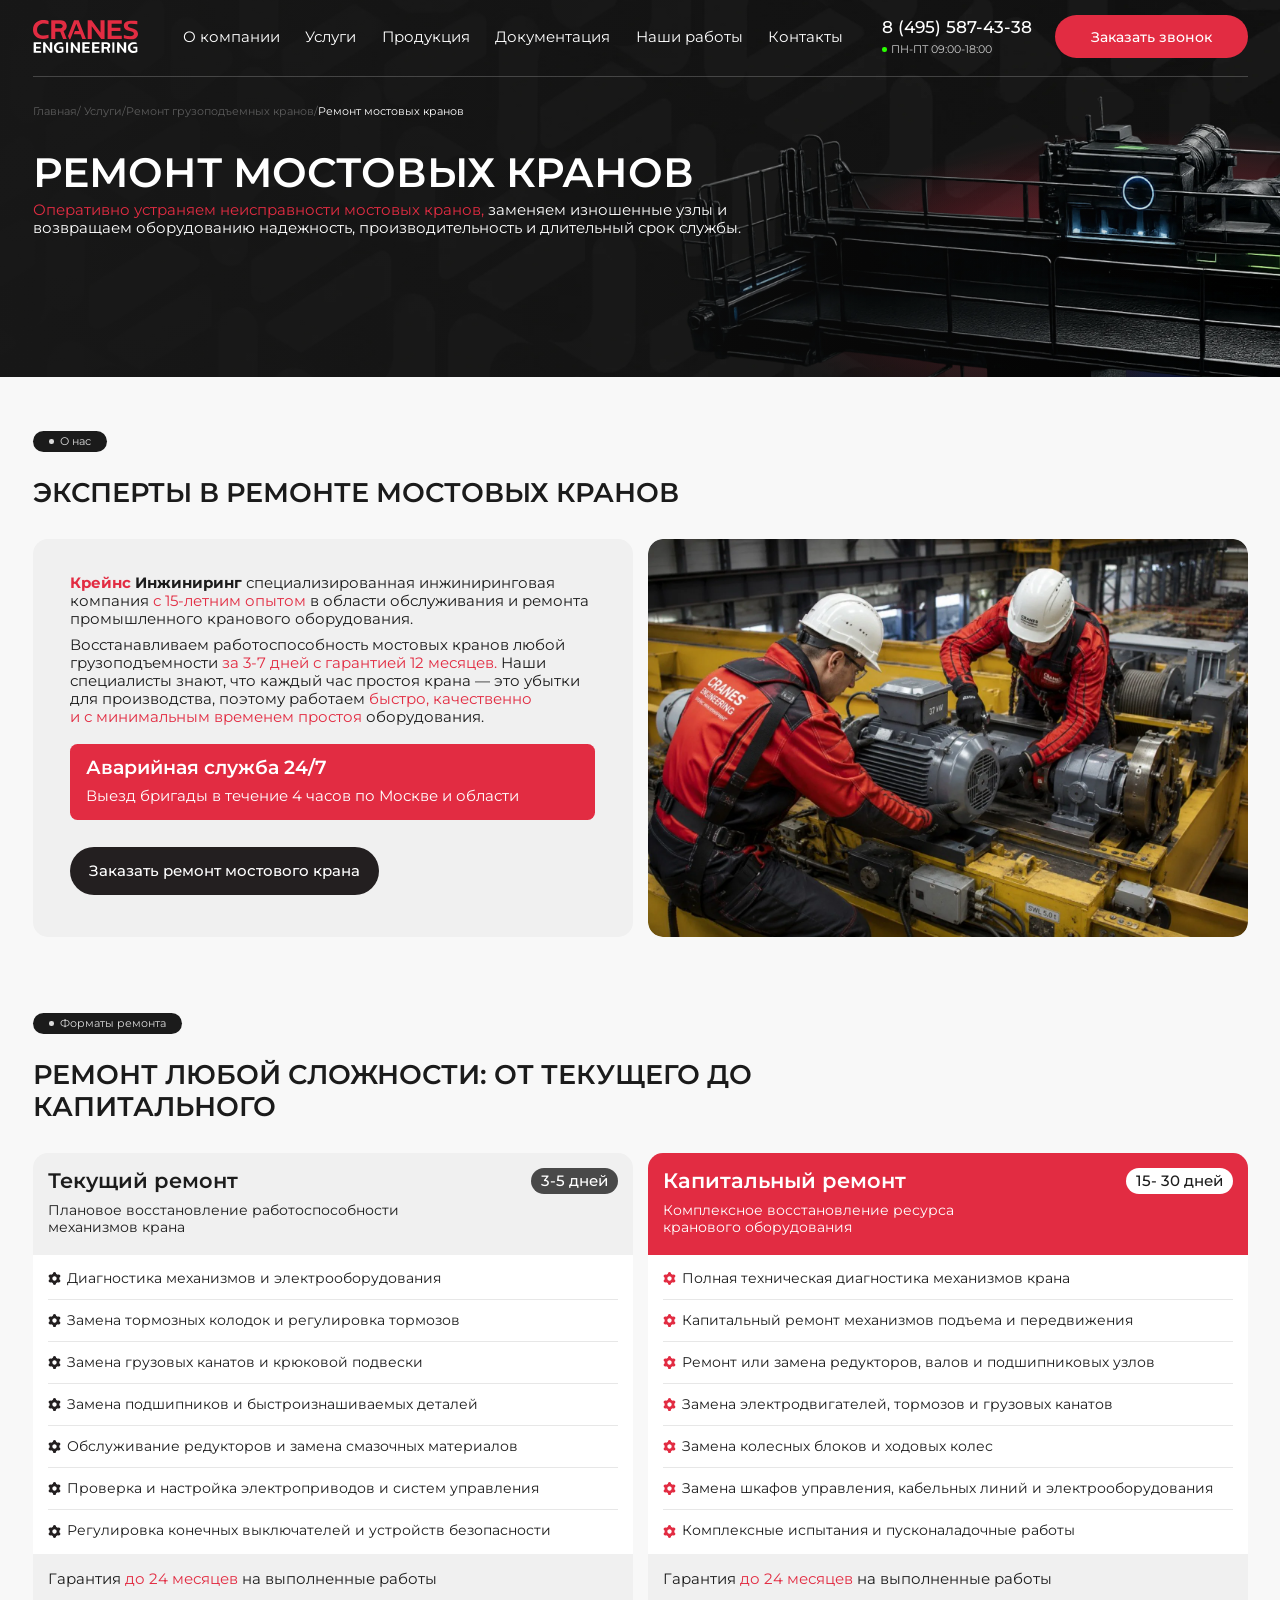
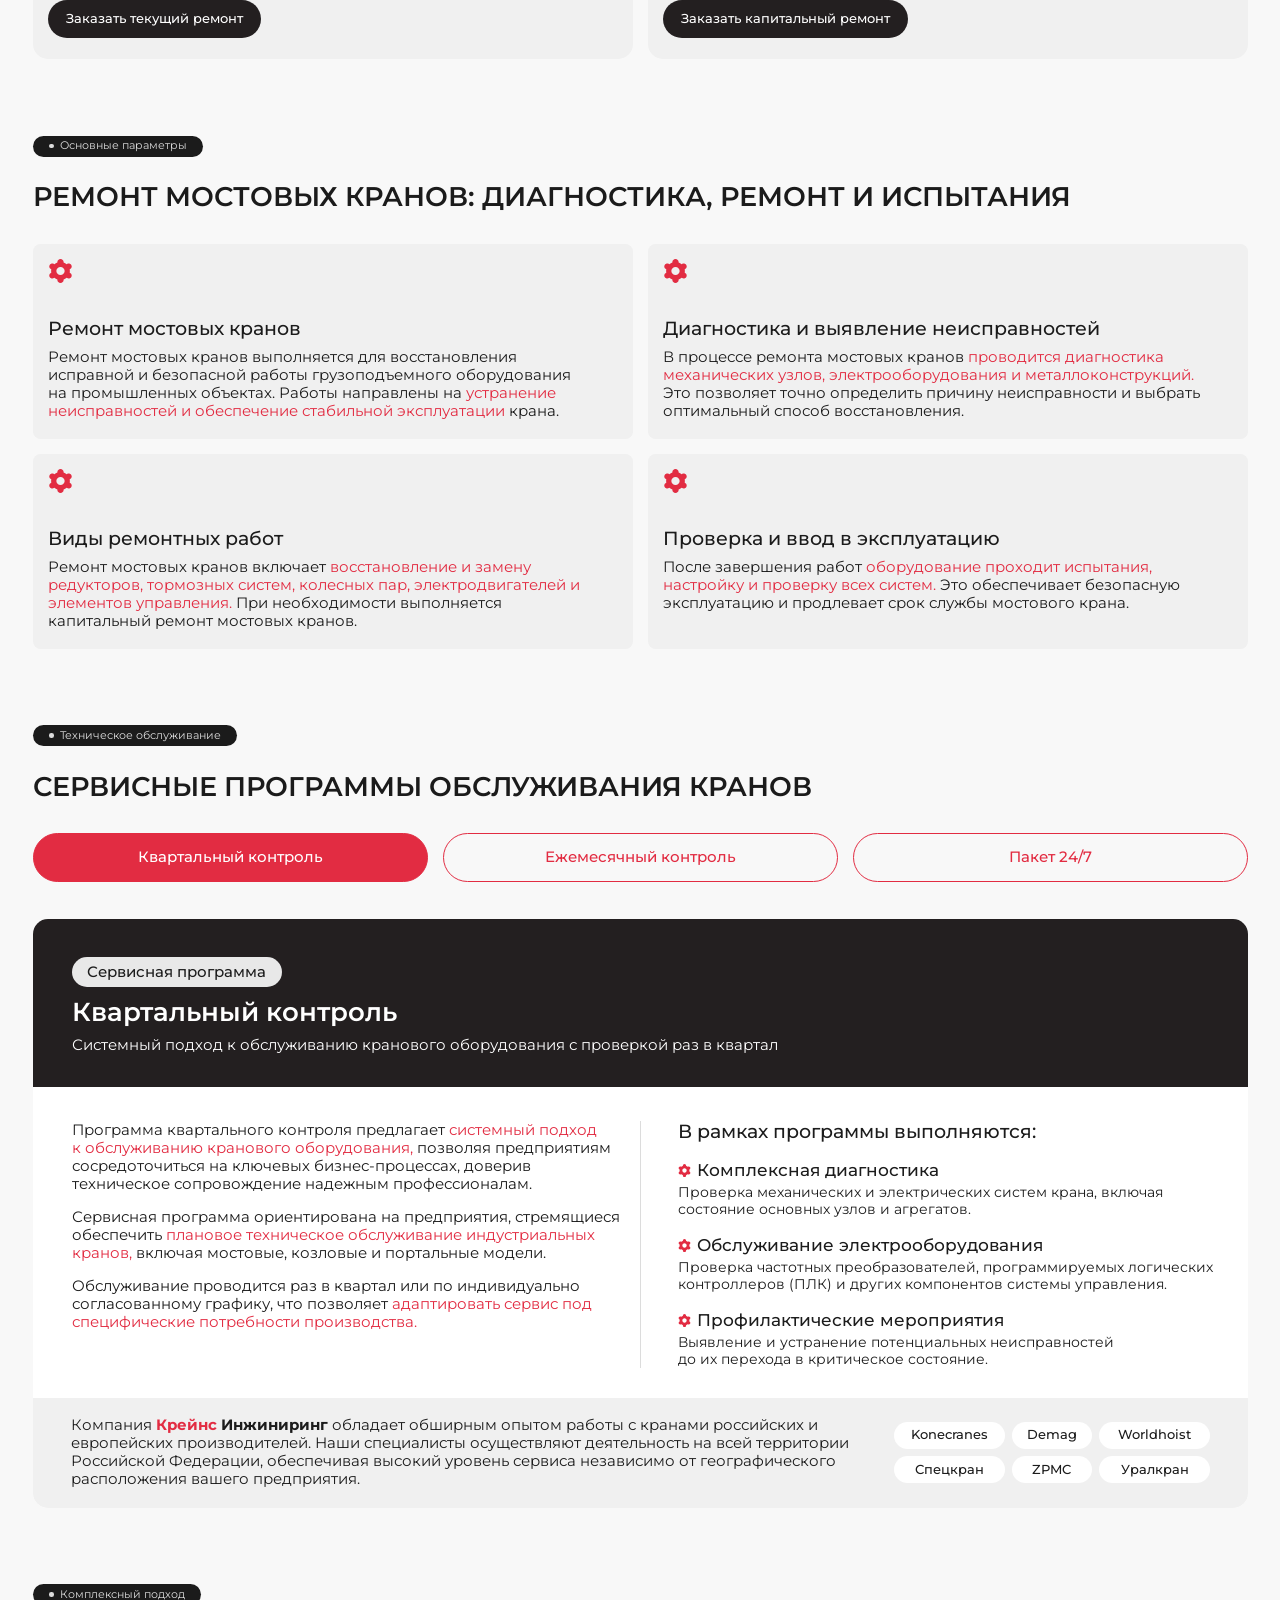
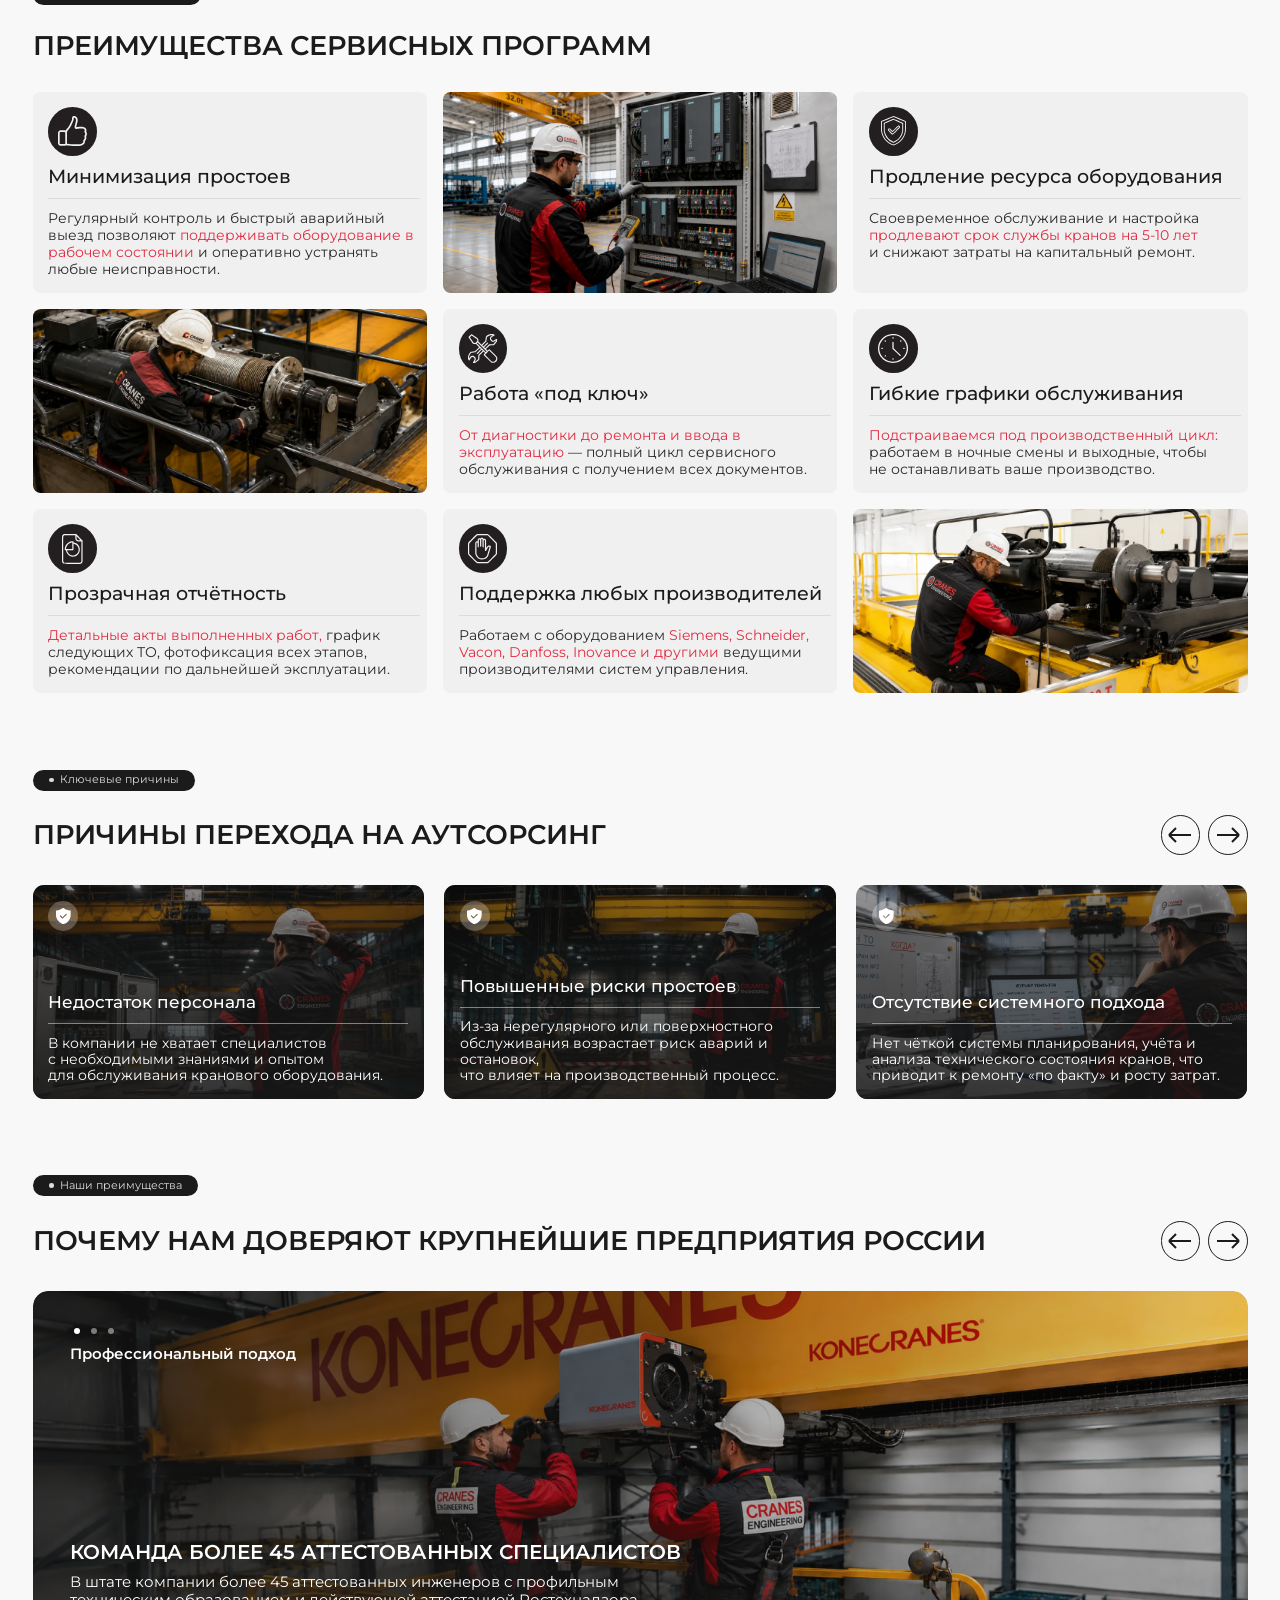
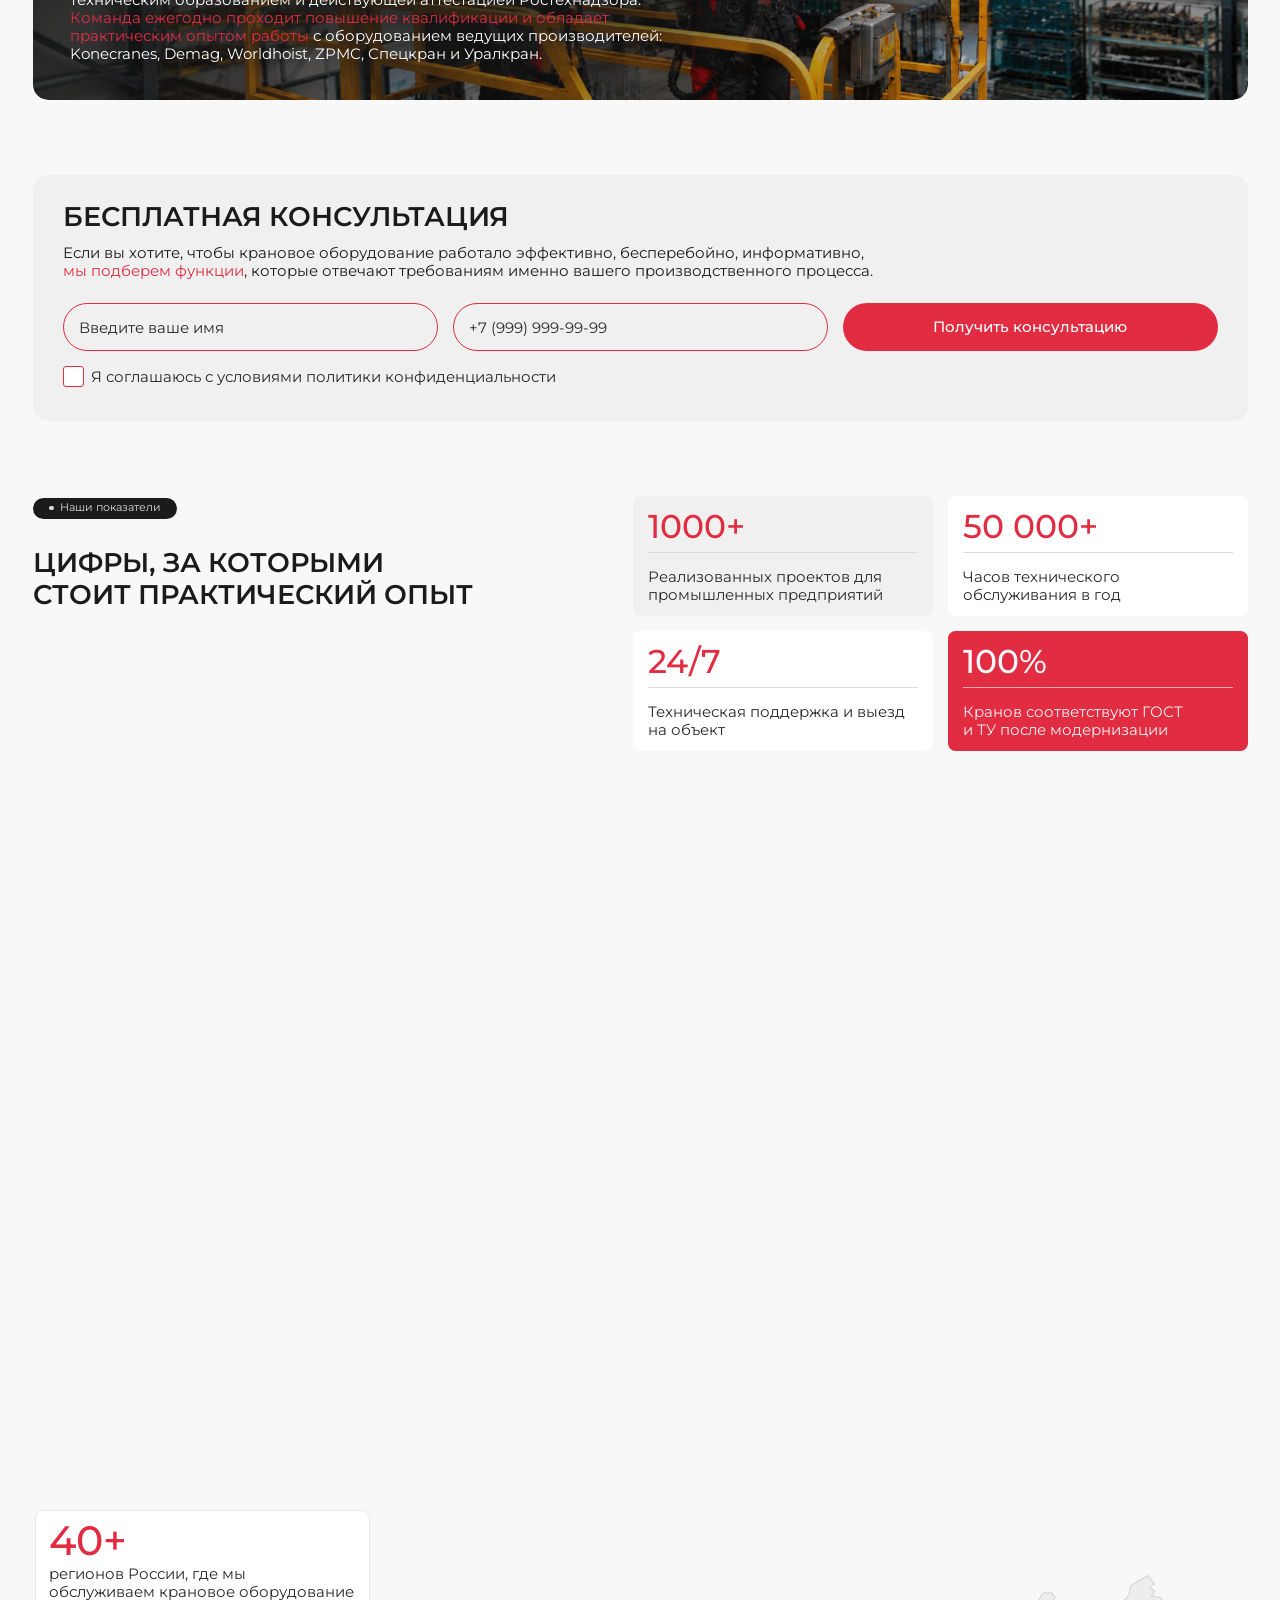
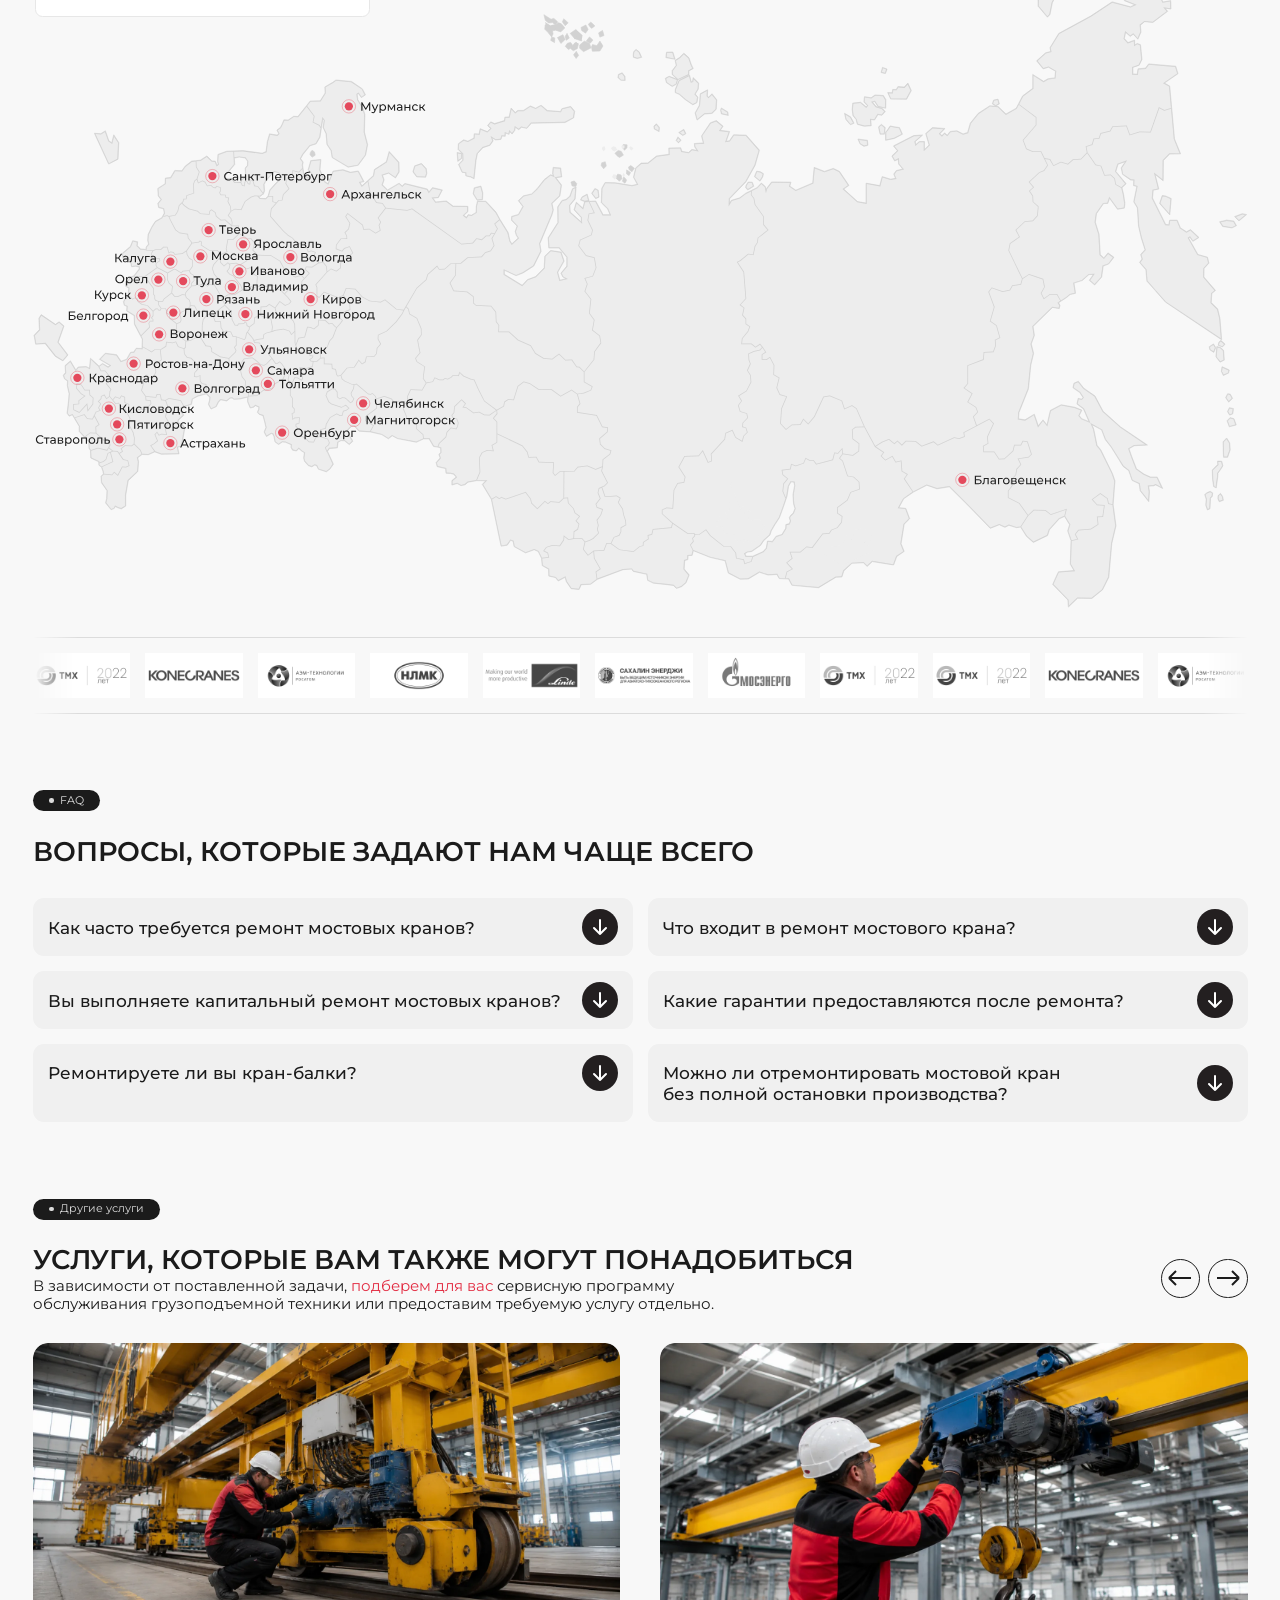
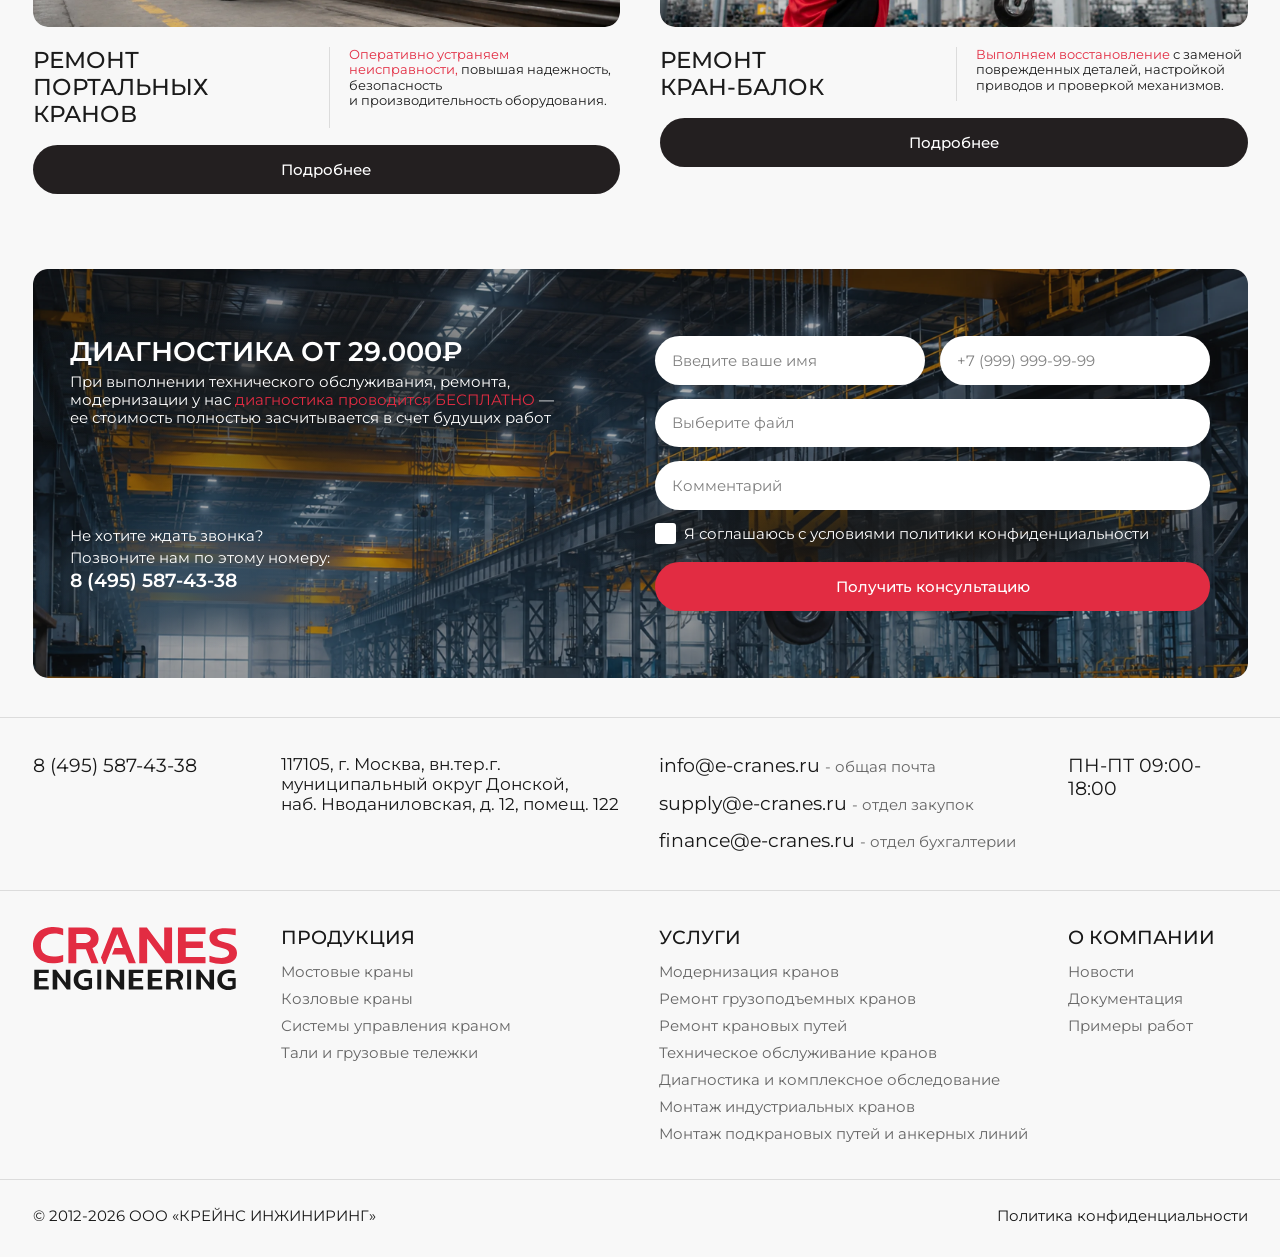
<file: remont-mostovyh-kranov.html>
<!DOCTYPE html>
<html lang="ru">
<head>
  <meta charset="UTF-8">
  <meta name="viewport" content="width=device-width, initial-scale=1.0, viewport-fit=cover">
  <title>Ремонт мостовых кранов — CRANES ENGINEERING</title>
  <link rel="icon" href="data:,">
  <meta name="description" content="Ремонт мостовых кранов любой грузоподъемности за 3-7 дней с гарантией 12 месяцев: диагностика, текущий и капитальный ремонт, испытания и ввод в эксплуатацию.">
  <link rel="preload" href="assets/fonts/montserrat-cyrillic.woff2" as="font" type="font/woff2" crossorigin>
  <link rel="preload" href="assets/fonts/montserrat-latin.woff2" as="font" type="font/woff2" crossorigin>
  <link rel="preload" href="assets/img/hero-bg.webp" as="image" type="image/webp" fetchpriority="high">
  <link rel="stylesheet" href="assets/vendor/swiper/swiper-bundle.min.css">
  <link rel="stylesheet" href="assets/css/main.css">
  <link rel="stylesheet" href="assets/css/responsive.css">
</head>
<body>

  <section class="hero hero--mostovyh">
    <div class="hero__bg"></div>
    <div class="hero__glow"></div>
    <div class="hero__crane"></div>
    <div class="hero__overlay"></div>

    <div class="container">
      <header class="header">
        <div class="header__row">
          <a class="header__logo" href="index.html">
            <img src="assets/img/logo-light.svg" alt="CRANES ENGINEERING" width="140" height="43">
          </a>
          <nav class="header__nav" aria-label="Основное меню">
            <ul>
              <li><a href="#">О компании</a></li>
              <li class="header__nav-item has-mega">
                <a href="uslugi.html" aria-haspopup="true" aria-expanded="false">Услуги</a>
                <div class="mega">
                  <ul class="mega__col mega__col--root">
                    <li class="mega__item is-parent" data-mega="modernizaciya">
                      <a href="modernizaciya-kranov.html">Модернизация кранов</a>
                    </li>
                    <li class="mega__item"><a href="avtomatizaciya-kranov.html">Автоматизация кранов</a></li>
                    <li class="mega__item"><a href="#">Удаленное управление кранами</a></li>
                    <li class="mega__item"><a href="remont-mostovyh-kranov.html">Ремонт грузоподъемных кранов</a></li>
                    <li class="mega__item"><a href="#">Техническое обслуживание кранов</a></li>
                    <li class="mega__item"><a href="#">Диагностика<br>и комплексное обследование</a></li>
                    <li class="mega__item"><a href="#">Монтаж индустриальных кранов</a></li>
                    <li class="mega__item"><a href="#">Ремонт крановых путей</a></li>
                  </ul>
                  <ul class="mega__col mega__col--sub" data-mega-sub="modernizaciya">
                    <li class="mega__item"><a href="modernizaciya-kozlovyh-kranov.html">Модернизация козловых кранов</a></li>
                    <li class="mega__item"><a href="modernizaciya-mostovyh-kranov.html">Модернизация мостовых кранов</a></li>
                    <li class="mega__item"><a href="modernizaciya-portalnyh-kranov.html">Модернизация портальных кранов</a></li>
                    <li class="mega__item"><a href="#">Перевод кранов на радиоуправление</a></li>
                    <li class="mega__item"><a href="smart-opcii-dlya-kranov.html">Смарт опции для кранов</a></li>
                  </ul>
                </div>
              </li>
              <li><a href="#">Продукция</a></li>
              <li><a href="#">Документация</a></li>
              <li><a href="#">Наши работы</a></li>
              <li><a href="#">Контакты</a></li>
            </ul>
          </nav>
          <div class="header__contacts">
            <a class="header__phone" href="tel:+74955874338">8 (495) 587-43-38</a>
            <span class="header__hours">ПН-ПТ 09:00-18:00</span>
          </div>
          <button class="btn header__cta" type="button" data-popup="popup-callback">Заказать звонок</button>
          <button class="burger" type="button" aria-label="Открыть меню" aria-expanded="false" aria-controls="mobile-menu">
            <span></span><span></span><span></span>
          </button>
        </div>
        <hr class="header__divider">
      </header>

      <div class="mobile-menu" id="mobile-menu" hidden>
        <nav aria-label="Мобильное меню">
          <ul class="mobile-menu__list">
            <li><a href="#">О компании</a></li>
            <li><a href="uslugi.html">Услуги</a></li>
            <li><a href="#">Продукция</a></li>
            <li><a href="#">Документация</a></li>
            <li><a href="#">Наши работы</a></li>
            <li><a href="#">Контакты</a></li>
          </ul>
        </nav>
        <div class="mobile-menu__contacts">
          <a class="mobile-menu__phone" href="tel:+74955874338">8 (495) 587-43-38</a>
          <span class="header__hours">ПН-ПТ 09:00-18:00</span>
          <button class="btn" type="button" data-popup="popup-callback">Заказать звонок</button>
        </div>
      </div>

      <nav class="breadcrumbs" aria-label="Хлебные крошки">
        <a href="index.html">Главная</a>/ <a href="uslugi.html">Услуги</a>/<a href="#">Ремонт грузоподъемных кранов</a>/<span class="breadcrumbs__current">Ремонт мостовых кранов</span>
      </nav>

      <h1 class="hero__title">Ремонт мостовых кранов</h1>
      <p class="hero__lead hero__lead--wide">
        <span class="accent">Оперативно устраняем неисправности мостовых кранов,</span> заменяем изношенные узлы и<br>возвращаем оборудованию надежность, производительность и длительный срок службы.
      </p>
    </div>
  </section>

  <section class="experts">
    <div class="container">
      <span class="section-badge">О нас</span>
      <h2 class="section-title experts__title">Эксперты в ремонте мостовых кранов</h2>
      <div class="experts__grid">
        <div class="experts__box" data-reveal>
          <p class="experts__text">
            <b><span class="accent">Крейнс</span> Инжиниринг</b> специализированная инжиниринговая компания
            <span class="accent">с 15-летним опытом</span> в области обслуживания и ремонта промышленного
            кранового оборудования.
          </p>
          <p class="experts__text">
            Восстанавливаем работоспособность мостовых кранов любой грузоподъемности
            <span class="accent">за 3-7 дней с гарантией 12 месяцев.</span> Наши специалисты знают, что каждый час
            простоя крана — это убытки для производства, поэтому работаем
            <span class="accent">быстро, качественно<br>и с минимальным временем простоя</span> оборудования.
          </p>
          <div class="experts__alert">
            <p class="experts__alert-title">Аварийная служба 24/7</p>
            <p class="experts__alert-text">Выезд бригады в течение 4 часов по Москве и области</p>
          </div>
          <a class="experts__btn" href="#zayavka">Заказать ремонт мостового крана</a>
        </div>
        <img class="experts__photo" src="assets/img/rem-experts.webp" alt="Ремонт мостового крана" width="800" height="530" loading="lazy">
      </div>
    </div>
  </section>

  <section class="formats">
    <div class="container">
      <span class="section-badge">Форматы ремонта</span>
      <h2 class="section-title formats__title">Ремонт любой сложности: от текущего до капитального</h2>
      <div class="formats__grid">
        <article class="format-card" data-reveal>
          <div class="format-card__head">
            <div class="format-card__head-row">
              <h3 class="format-card__title">Текущий ремонт</h3>
              <span class="format-card__badge">3-5 дней</span>
            </div>
            <p class="format-card__subtitle">Плановое восстановление работоспособности механизмов крана</p>
          </div>
          <ul class="format-card__list">
            <li>Диагностика механизмов и электрооборудования</li>
            <li>Замена тормозных колодок и регулировка тормозов</li>
            <li>Замена грузовых канатов и крюковой подвески</li>
            <li>Замена подшипников и быстроизнашиваемых деталей</li>
            <li>Обслуживание редукторов и замена смазочных материалов</li>
            <li>Проверка и настройка электроприводов и систем управления</li>
            <li>Регулировка конечных выключателей и устройств безопасности</li>
          </ul>
          <div class="format-card__foot">
            <p class="format-card__note">Гарантия <span class="accent">до 24 месяцев</span> на выполненные работы</p>
            <a class="format-card__btn" href="#zayavka">Заказать текущий ремонт</a>
          </div>
        </article>

        <article class="format-card format-card--accent" data-reveal>
          <div class="format-card__head">
            <div class="format-card__head-row">
              <h3 class="format-card__title">Капитальный ремонт</h3>
              <span class="format-card__badge">15- 30 дней</span>
            </div>
            <p class="format-card__subtitle">Комплексное восстановление ресурса кранового оборудования</p>
          </div>
          <ul class="format-card__list">
            <li>Полная техническая диагностика механизмов крана</li>
            <li>Капитальный ремонт механизмов подъема и передвижения</li>
            <li>Ремонт или замена редукторов, валов и подшипниковых узлов</li>
            <li>Замена электродвигателей, тормозов и грузовых канатов</li>
            <li>Замена колесных блоков и ходовых колес</li>
            <li>Замена шкафов управления, кабельных линий и электрооборудования</li>
            <li>Комплексные испытания и пусконаладочные работы</li>
          </ul>
          <div class="format-card__foot">
            <p class="format-card__note">Гарантия <span class="accent">до 24 месяцев</span> на выполненные работы</p>
            <a class="format-card__btn" href="#zayavka">Заказать капитальный ремонт</a>
          </div>
        </article>
      </div>
    </div>
  </section>

  <section class="repair">
    <div class="container">
      <span class="section-badge">Основные параметры</span>
      <h2 class="section-title repair__title">Ремонт мостовых кранов: диагностика, ремонт и испытания</h2>
      <div class="repair__grid">
        <article class="repair-card" data-reveal>
          <img class="repair-card__icon" src="assets/img/rem-gear-red-33.svg" alt="" width="33" height="33">
          <h3 class="repair-card__title">Ремонт мостовых кранов</h3>
          <p class="repair-card__text">Ремонт мостовых кранов выполняется для восстановления<br>исправной и безопасной работы грузоподъемного оборудования<br>на промышленных объектах. Работы направлены на <span class="accent">устранение<br>неисправностей и обеспечение стабильной эксплуатации</span> крана.</p>
        </article>

        <article class="repair-card" data-reveal>
          <img class="repair-card__icon" src="assets/img/rem-gear-red-33.svg" alt="" width="33" height="33">
          <h3 class="repair-card__title">Диагностика и выявление неисправностей</h3>
          <p class="repair-card__text">В процессе ремонта мостовых кранов <span class="accent">проводится диагностика<br>механических узлов, электрооборудования и металлоконструкций.</span><br>Это позволяет точно определить причину неисправности и выбрать оптимальный способ восстановления.</p>
        </article>

        <article class="repair-card" data-reveal>
          <img class="repair-card__icon" src="assets/img/rem-gear-red-33.svg" alt="" width="33" height="33">
          <h3 class="repair-card__title">Виды ремонтных работ</h3>
          <p class="repair-card__text">Ремонт мостовых кранов включает <span class="accent">восстановление и замену<br>редукторов, тормозных систем, колесных пар, электродвигателей и<br>элементов управления.</span> При необходимости выполняется<br>капитальный ремонт мостовых кранов.</p>
        </article>

        <article class="repair-card" data-reveal>
          <img class="repair-card__icon" src="assets/img/rem-gear-red-33.svg" alt="" width="33" height="33">
          <h3 class="repair-card__title">Проверка и ввод в эксплуатацию</h3>
          <p class="repair-card__text">После завершения работ <span class="accent">оборудование проходит испытания, настройку и проверку всех систем.</span>
            Это обеспечивает безопасную эксплуатацию и продлевает срок службы мостового крана.</p>
        </article>
      </div>
    </div>
  </section>

  <section class="servprog">
    <div class="container">
      <span class="section-badge">Техническое обслуживание</span>
      <h2 class="section-title servprog__title">Сервисные программы обслуживания кранов</h2>
      <div class="servprog__tabs" role="tablist">
        <button class="servprog__tab is-active" type="button" role="tab" aria-selected="true" aria-controls="prog-kvartal" data-tab="prog-kvartal">Квартальный контроль</button>
        <button class="servprog__tab" type="button" role="tab" aria-selected="false" aria-controls="prog-mesyac" data-tab="prog-mesyac">Ежемесячный контроль</button>
        <button class="servprog__tab" type="button" role="tab" aria-selected="false" aria-controls="prog-247" data-tab="prog-247">Пакет 24/7</button>
      </div>

      <div class="servprog__panel" id="prog-kvartal">
        <div class="servprog__head">
          <span class="servprog__badge">Сервисная программа</span>
          <p class="servprog__name">Квартальный контроль</p>
          <p class="servprog__subtitle">Системный подход к обслуживанию кранового оборудования с проверкой раз в квартал</p>
        </div>
        <div class="servprog__body">
          <div class="servprog__col-text">
            <p>Программа квартального контроля предлагает <span class="accent">системный подход<br>к обслуживанию кранового оборудования,</span> позволяя предприятиям<br>сосредоточиться на ключевых бизнес-процессах, доверив<br>техническое сопровождение надежным профессионалам.</p>
            <p>Сервисная программа ориентирована на предприятия, стремящиеся обеспечить <span class="accent">плановое техническое обслуживание индустриальных кранов,</span> включая мостовые, козловые и портальные модели.</p>
            <p>Обслуживание проводится раз в квартал или по индивидуально согласованному графику, что позволяет <span class="accent">адаптировать сервис под специфические потребности производства.</span></p>
          </div>
          <div class="servprog__col-list">
            <p class="servprog__list-title">В рамках программы выполняются:</p>
            <div class="servprog__item">
              <p class="servprog__item-title">Комплексная диагностика</p>
              <p class="servprog__item-text">Проверка механических и электрических систем крана, включая состояние основных узлов и агрегатов.</p>
            </div>
            <div class="servprog__item">
              <p class="servprog__item-title">Обслуживание электрооборудования</p>
              <p class="servprog__item-text">Проверка частотных преобразователей, программируемых логических<br>контроллеров (ПЛК) и других компонентов системы управления.</p>
            </div>
            <div class="servprog__item">
              <p class="servprog__item-title">Профилактические мероприятия</p>
              <p class="servprog__item-text">Выявление и устранение потенциальных неисправностей<br>до их перехода в критическое состояние.</p>
            </div>
          </div>
        </div>
        <div class="servprog__foot">
          <p class="servprog__foot-text">Компания <b><span class="accent">Крейнс</span> Инжиниринг</b> обладает обширным опытом работы с кранами российских и европейских производителей. Наши специалисты осуществляют деятельность на всей территории Российской Федерации, обеспечивая высокий уровень сервиса независимо от географического расположения вашего предприятия.</p>
          <div class="servprog__brands">
            <span class="servprog__brand">Konecranes</span>
            <span class="servprog__brand">Demag</span>
            <span class="servprog__brand">Worldhoist</span>
            <span class="servprog__brand">Спецкран</span>
            <span class="servprog__brand">ZPMC</span>
            <span class="servprog__brand">Уралкран</span>
          </div>
        </div>
      </div>

      <div class="servprog__panel" id="prog-mesyac" hidden>
        <div class="servprog__head">
          <span class="servprog__badge">Сервисная программа</span>
          <p class="servprog__name">Ежемесячный контроль</p>
          <p class="servprog__subtitle">Регулярное техническое обслуживание с проверкой механической и электрической части</p>
        </div>
        <div class="servprog__body">
          <div class="servprog__col-text">
            <p>Сервисная программа регулярного технического обслуживания мостовых, козловых и портальных кранов. Включает <span class="accent">проверку механической и электрической частей,</span> включая частотные преобразователи, ПЛК и системы автоматизации.</p>
            <p>Обслуживание проводится по регламенту производителей и требованиям законодательства РФ. Программа «Ежемесячный контроль» обеспечивает <span class="accent">системный подход к техническому обслуживанию кранов,</span> позволяя предприятиям сосредоточиться на производственных задачах, передав обслуживание профильным специалистам.</p>
          </div>
          <div class="servprog__col-list">
            <p class="servprog__list-title">Преимущества программы:</p>
            <div class="servprog__item">
              <p class="servprog__item-title">Регулярный контроль</p>
              <p class="servprog__item-text">Ежемесячное обслуживание позволяет выявлять проблемы на ранней стадии.</p>
            </div>
            <div class="servprog__item">
              <p class="servprog__item-title">Соответствие нормам</p>
              <p class="servprog__item-text">Обслуживание по регламенту производителей и требованиям законодательства РФ.</p>
            </div>
            <div class="servprog__item">
              <p class="servprog__item-title">Системный подход</p>
              <p class="servprog__item-text">Комплексная проверка всех систем крана каждый месяц.</p>
            </div>
          </div>
        </div>
        <div class="servprog__foot">
          <p class="servprog__foot-text"><b><span class="accent">Крейнс</span> Инжиниринг</b> обслуживает краны российских, европейских и азиатских марок, обеспечивая надёжную работу оборудования в условиях машиностроительных, металлургических и химических производств.</p>
          <div class="servprog__brands">
            <span class="servprog__brand">Konecranes</span>
            <span class="servprog__brand">Demag</span>
            <span class="servprog__brand">Worldhoist</span>
            <span class="servprog__brand">Спецкран</span>
            <span class="servprog__brand">ZPMC</span>
            <span class="servprog__brand">Уралкран</span>
          </div>
        </div>
      </div>

      <div class="servprog__panel" id="prog-247" hidden>
        <div class="servprog__head">
          <span class="servprog__badge">Премиум программа</span>
          <p class="servprog__name">Сервисный пакет 24/7</p>
          <p class="servprog__subtitle">Максимальная готовность вашего оборудования с постоянным присутствием сервисной команды</p>
        </div>
        <div class="servprog__body">
          <div class="servprog__col-text">
            <p>Сервисный пакет 24/7 — это комплексная программа, обеспечивающая <span class="accent">ежедневное техническое обслуживание индустриальных кранов,</span> включая мостовые, козловые и портальные модели.</p>
            <p>В рамках этого пакета компания <b><span class="accent">Крейнс</span> Инжиниринг</b> организует постоянное присутствие сервисной команды непосредственно на вашем объекте, создавая локальный филиал для <span class="accent">оперативного реагирования на любые потребности.</span></p>
          </div>
          <div class="servprog__col-list">
            <p class="servprog__list-title">Ключевые особенности программы:</p>
            <div class="servprog__item">
              <p class="servprog__item-title">Ежедневное техническое обслуживание</p>
              <p class="servprog__item-text">Постоянный мониторинг и профилактика позволяют поддерживать оборудование в оптимальном состоянии, снижая вероятность поломок.</p>
            </div>
            <div class="servprog__item">
              <p class="servprog__item-title">Локальный сервисный филиал</p>
              <p class="servprog__item-text">Формирование специализированной команды на вашей площадке обеспечивает мгновенный доступ к квалифицированной помощи и сокращает время реагирования на возникающие задачи.</p>
            </div>
            <div class="servprog__item">
              <p class="servprog__item-title">Комплексное обслуживание</p>
              <p class="servprog__item-text">Программа охватывает все аспекты эксплуатации кранов: от механических и электрических систем до сложного электрооборудования, включая частотные преобразователи и программируемые логические контроллеры.</p>
            </div>
          </div>
        </div>
        <div class="servprog__foot servprog__foot--full">
          <p class="servprog__foot-text">Идеальное решение для предприятий с непрерывным производственным циклом, где простой оборудования недопустим.<br><b><span class="accent">Крейнс</span> Инжиниринг</b> гарантирует максимальную готовность вашего кранового парка 24 часа в сутки, 7 дней в неделю.</p>

        </div>
      </div>
    </div>
  </section>

  <section class="advantages advantages--serv">
    <div class="container">
      <span class="section-badge">Комплексный подход</span>
      <h2 class="section-title advantages__title">Преимущества сервисных программ</h2>
      <div class="advantages__grid">
        <article class="advantage-card" data-reveal>
          <span class="advantage-card__icon"><img src="assets/img/rem-icon-downtime.svg" alt=""></span>
          <h3 class="advantage-card__title">Минимизация простоев</h3>
          <p class="advantage-card__text">Регулярный контроль и быстрый аварийный выезд позволяют <span class="accent">поддерживать оборудование в рабочем состоянии</span> и оперативно устранять любые неисправности.</p>
        </article>
        <img class="advantages__photo" src="assets/img/rem-adv-1.webp" alt="" width="526" height="268" loading="lazy">
        <article class="advantage-card" data-reveal>
          <span class="advantage-card__icon"><img src="assets/img/rem-icon-resource.svg" alt=""></span>
          <h3 class="advantage-card__title">Продление ресурса оборудования</h3>
          <p class="advantage-card__text">Своевременное обслуживание и настройка<br><span class="accent">продлевают срок службы кранов на 5-10 лет</span><br>и снижают затраты на капитальный ремонт.</p>
        </article>
        <img class="advantages__photo" src="assets/img/rem-adv-2.webp" alt="" width="526" height="268" loading="lazy">
        <article class="advantage-card" data-reveal>
          <span class="advantage-card__icon"><img src="assets/img/rem-icon-turnkey.svg" alt=""></span>
          <h3 class="advantage-card__title">Работа «под ключ»</h3>
          <p class="advantage-card__text"><span class="accent">От диагностики до ремонта и ввода в эксплуатацию</span> — полный цикл сервисного обслуживания с получением всех документов.</p>
        </article>
        <article class="advantage-card" data-reveal>
          <span class="advantage-card__icon"><img src="assets/img/rem-icon-schedule.svg" alt=""></span>
          <h3 class="advantage-card__title">Гибкие графики обслуживания</h3>
          <p class="advantage-card__text"><span class="accent">Подстраиваемся под производственный цикл:</span><br>работаем в ночные смены и выходные, чтобы<br>не останавливать ваше производство.</p>
        </article>
        <article class="advantage-card" data-reveal>
          <span class="advantage-card__icon"><img src="assets/img/rem-icon-report.svg" alt=""></span>
          <h3 class="advantage-card__title">Прозрачная отчётность</h3>
          <p class="advantage-card__text"><span class="accent">Детальные акты выполненных работ,</span> график следующих ТО, фотофиксация всех этапов, рекомендации по дальнейшей эксплуатации.</p>
        </article>
        <article class="advantage-card" data-reveal>
          <span class="advantage-card__icon"><img src="assets/img/rem-icon-vendors.svg" alt=""></span>
          <h3 class="advantage-card__title">Поддержка любых производителей</h3>
          <p class="advantage-card__text">Работаем с оборудованием <span class="accent">Siemens, Schneider, Vacon, Danfoss, Inovance и другими</span> ведущими производителями систем управления.</p>
        </article>
        <img class="advantages__photo" src="assets/img/rem-adv-3.webp" alt="" width="526" height="268" loading="lazy">
      </div>
    </div>
  </section>

  <section class="outsource">
    <div class="container">
      <span class="section-badge">Ключевые причины</span>
      <div class="outsource__head">
        <h2 class="section-title">Причины перехода на аутсорсинг</h2>
        <div class="slider-nav">
          <button class="slider-arrow outsource__prev" type="button" aria-label="Предыдущий слайд"><svg width="24" height="16" viewBox="0 0 24 16" fill="none"><path d="M23 8H1M1 8l7-7M1 8l7 7" stroke="currentColor" stroke-width="2"/></svg></button>
          <button class="slider-arrow outsource__next" type="button" aria-label="Следующий слайд"><svg width="24" height="16" viewBox="0 0 24 16" fill="none"><path d="M1 8h22M23 8l-7-7M23 8l-7 7" stroke="currentColor" stroke-width="2"/></svg></button>
        </div>
      </div>
      <div class="swiper outsource__slider" data-reveal>
        <div class="swiper-wrapper">
          <div class="swiper-slide">
            <article class="out-card">
              <img class="out-card__bg" src="assets/img/rem-out-1.webp" alt="" width="526" height="285" loading="lazy">
              <span class="out-card__shade"></span>
              <span class="out-card__icon"><img src="assets/img/rem-icon-shield.svg" alt="" width="20" height="22"></span>
              <h3 class="out-card__title">Недостаток персонала</h3>
              <p class="out-card__text">В компании не хватает специалистов<br>с необходимыми знаниями и опытом<br>для обслуживания кранового оборудования.</p>
            </article>
          </div>
          <div class="swiper-slide">
            <article class="out-card">
              <img class="out-card__bg" src="assets/img/rem-out-2.webp" alt="" width="526" height="285" loading="lazy">
              <span class="out-card__shade"></span>
              <span class="out-card__icon"><img src="assets/img/rem-icon-shield.svg" alt="" width="20" height="22"></span>
              <h3 class="out-card__title">Повышенные риски простоев</h3>
              <p class="out-card__text out-card__text--wide">Из-за нерегулярного или поверхностного<br>обслуживания возрастает риск аварий и остановок,<br>что влияет на производственный процесс.</p>
            </article>
          </div>
          <div class="swiper-slide">
            <article class="out-card">
              <img class="out-card__bg" src="assets/img/rem-out-3.webp" alt="" width="526" height="285" loading="lazy">
              <span class="out-card__shade"></span>
              <span class="out-card__icon"><img src="assets/img/rem-icon-shield.svg" alt="" width="20" height="22"></span>
              <h3 class="out-card__title">Отсутствие системного подхода</h3>
              <p class="out-card__text">Нет чёткой системы планирования, учёта и анализа технического состояния кранов, что приводит к ремонту «по факту» и росту затрат.</p>
            </article>
          </div>
          <div class="swiper-slide">
            <article class="out-card">
              <img class="out-card__bg" src="assets/img/rem-out-4.webp" alt="" width="526" height="285" loading="lazy">
              <span class="out-card__shade"></span>
              <span class="out-card__icon"><img src="assets/img/rem-icon-shield.svg" alt="" width="20" height="22"></span>
              <h3 class="out-card__title">Высокие затраты на содержание собственной службы</h3>
              <p class="out-card__text">Поддержание внутренней ремонтной службы требует постоянных расходов на персонал, инструменты, обучение и запчасти.</p>
            </article>
          </div>
          <div class="swiper-slide">
            <article class="out-card">
              <img class="out-card__bg" src="assets/img/rem-out-5.webp" alt="" width="526" height="285" loading="lazy">
              <span class="out-card__shade"></span>
              <span class="out-card__icon"><img src="assets/img/rem-icon-shield.svg" alt="" width="20" height="22"></span>
              <h3 class="out-card__title">Рост технологичности кранового оборудования</h3>
              <p class="out-card__text">Краны оснащаются автоматикой, частотными преобразователями и датчиками, которые требуют высокой компетенции для обслуживания.</p>
            </article>
          </div>
        </div>
      </div>
    </div>
  </section>

  <section class="trust">
    <div class="container">
      <span class="section-badge">Наши преимущества</span>
      <div class="trust__head">
        <h2 class="section-title">Почему нам доверяют крупнейшие предприятия России</h2>
        <div class="slider-nav">
          <button class="slider-arrow trust__prev" type="button" aria-label="Предыдущий слайд"><svg width="24" height="16" viewBox="0 0 24 16" fill="none"><path d="M23 8H1M1 8l7-7M1 8l7 7" stroke="currentColor" stroke-width="2"/></svg></button>
          <button class="slider-arrow trust__next" type="button" aria-label="Следующий слайд"><svg width="24" height="16" viewBox="0 0 24 16" fill="none"><path d="M1 8h22M23 8l-7-7M23 8l-7 7" stroke="currentColor" stroke-width="2"/></svg></button>
        </div>
      </div>
      <div class="swiper trust__slider" data-reveal>
        <div class="swiper-wrapper">
          <div class="swiper-slide">
            <article class="trust-slide">
              <img class="trust-slide__bg" src="assets/img/rem-trust-1.webp" alt="" width="1620" height="546" loading="lazy">
              <span class="trust-slide__shade"></span>
              <p class="trust-slide__label">Профессиональный подход</p>
              <div class="trust-slide__body">
                <h3 class="trust-slide__title">Команда более 45 аттестованных специалистов</h3>
                <p class="trust-slide__text">В штате компании более 45 аттестованных инженеров с профильным<br>техническим образованием
                  и действующей аттестацией Ростехнадзора.<br><span class="accent">Команда ежегодно проходит повышение квалификации и обладает<br>практическим опытом работы</span>
                  с оборудованием ведущих производителей:<br>Konecranes, Demag, Worldhoist, ZPMC, Спецкран и Уралкран.</p>
              </div>
            </article>
          </div>
          <div class="swiper-slide">
            <article class="trust-slide">
              <img class="trust-slide__bg" src="assets/img/rem-trust-2.webp" alt="" width="1620" height="546" loading="lazy">
              <span class="trust-slide__shade"></span>
              <p class="trust-slide__label">Наличие необходимой документации</p>
              <div class="trust-slide__body">
                <h3 class="trust-slide__title">Полный комплекс разрешительной документации</h3>
                <p class="trust-slide__text">Мы имеем <span class="accent">все необходимые допуски и лицензии для работы с опасными<br>производственными объектами:</span>
                  свидетельство СРО на монтаж и ремонт подъемных<br>сооружений, аттестацию Ростехнадзора, допуски
                  на высотные работы. Все наши<br>специалисты имеют личные удостоверения и группы по электробезопасности до 1000В.</p>
              </div>
            </article>
          </div>
          <div class="swiper-slide">
            <article class="trust-slide">
              <img class="trust-slide__bg" src="assets/img/rem-trust-3.webp" alt="" width="1620" height="546" loading="lazy">
              <span class="trust-slide__shade"></span>
              <p class="trust-slide__label">Опыт работы</p>
              <div class="trust-slide__body">
                <h3 class="trust-slide__title">Опыт работы с крупнейшими предприятиями</h3>
                <p class="trust-slide__text">За 15 лет работы <span class="accent">мы реализовали более 800 проектов по ремонту и модернизации<br>кранового оборудования</span>
                  на предприятиях машиностроения, металлургии и в портах<br>Российской Федерации. Наш опыт охватывает
                  объекты с высокой производственной<br>нагрузкой и повышенными требованиями к надёжности оборудования.</p>
              </div>
            </article>
          </div>
        </div>
        <div class="swiper-pagination trust__pagination"></div>
      </div>
    </div>
  </section>

  <section class="consult" id="zayavka">
    <div class="container">
      <form class="consult__box" action="#" method="post" data-reveal>
        <h2 class="section-title">Бесплатная консультация</h2>
        <p class="consult__text">
          Если вы хотите, чтобы крановое оборудование работало эффективно, бесперебойно, информативно,<br>
          <span class="accent">мы подберем функции</span>, которые отвечают
          требованиям именно вашего производственного процесса.
        </p>
        <div class="consult__row">
          <input class="consult__input" type="text" name="name" placeholder="Введите ваше имя" required>
          <input class="consult__input" type="tel" name="phone" placeholder="+7 (999) 999-99-99" required>
          <button class="btn consult__submit" type="submit">Получить консультацию</button>
        </div>
        <label class="consult__agree">
          <input type="checkbox" name="agree" required>
          <span class="consult__checkbox" aria-hidden="true"></span>
          Я соглашаюсь с условиями политики конфиденциальности
        </label>
      </form>
    </div>
  </section>

  <section class="stats">
    <div class="container stats__grid">
      <div class="stats__info">
        <span class="section-badge" data-reveal>Наши показатели</span>
        <h2 class="section-title stats__title" data-reveal>Цифры, за которыми<br>стоит практический опыт</h2>
        <button class="btn btn--grey stats__btn" type="button" data-reveal>Связаться с нами</button>
        <p class="stats__text" data-reveal>
          Подбираем оптимальные решения по модернизации с учетом особенностей объекта
          и условий эксплуатации.
        </p>
      </div>
      <div class="stats__cards" data-reveal>
        <div class="stat-card stat-card--grey">
          <p class="stat-card__value">1000+</p>
          <p class="stat-card__caption">Реализованных проектов для промышленных предприятий</p>
        </div>
        <div class="stat-card">
          <p class="stat-card__value">50 000+</p>
          <p class="stat-card__caption">Часов технического обслуживания в год</p>
        </div>
        <div class="stat-card">
          <p class="stat-card__value">24/7</p>
          <p class="stat-card__caption">Техническая поддержка и выезд на объект</p>
        </div>
        <div class="stat-card stat-card--accent">
          <p class="stat-card__value">100%</p>
          <p class="stat-card__caption">Кранов соответствуют ГОСТ<br>и ТУ после модернизации</p>
        </div>
      </div>
    </div>
  </section>

  <section class="cases">
    <div class="container">
      <span class="section-badge" data-reveal>Кейсы</span>
      <div class="cases__head" data-reveal>
        <div>
          <h2 class="section-title">Наши работы</h2>
          <p class="cases__lead">За годы работы мы реализовали десятки проектов по модернизации кранового оборудования.</p>
        </div>
        <div class="slider-nav">
          <button class="slider-arrow cases__prev" type="button" aria-label="Предыдущий слайд">
            <svg width="17" height="12" viewBox="0 0 17 12" fill="none"><path d="M6 1 1 6l5 5M1 6h16" stroke="currentColor" stroke-width="1.5"/></svg>
          </button>
          <button class="slider-arrow cases__next" type="button" aria-label="Следующий слайд">
            <svg width="17" height="12" viewBox="0 0 17 12" fill="none"><path d="M11 1l5 5-5 5M16 6H0" stroke="currentColor" stroke-width="1.5"/></svg>
          </button>
        </div>
      </div>

      <div class="cases__slider swiper" data-reveal>
        <div class="swiper-wrapper">
          <div class="swiper-slide case-card">
            <img class="case-card__photo" src="assets/img/case-1.webp" alt="Модернизация мостового крана" loading="lazy">
            <div class="case-card__content">
              <h3 class="case-card__title">Модернизация<br>мостового крана гп 32/5т</h3>
              <p class="case-card__text">
                Выполнили комплексное обновление оборудования: замену ключевых узлов,
                модернизацию системы управления и&nbsp;пусконаладочные работы.
              </p>
              <p class="case-card__label">Результат:</p>
              <p class="case-card__text">
                Решение позволило повысить надежность эксплуатации и продлить срок службы крана.
              </p>
              <a class="case-card__link" href="#">Смотреть кейс подробнее</a>
            </div>
          </div>
          <div class="swiper-slide case-card">
            <img class="case-card__photo" src="assets/img/case-2.webp" alt="Капитальный ремонт грузовой тележки" loading="lazy">
            <div class="case-card__content">
              <h3 class="case-card__title">Капитальный ремонт грузовой тележки мостового крана г/п 100/20 т</h3>
              <p class="case-card__text">
                Провели восстановление основных механизмов и замену изношенных компонентов
                грузовой тележки.
              </p>
              <p class="case-card__label">Результат:</p>
              <p class="case-card__text">
                Оборудование подготовлено к&nbsp;дальнейшей безопасной и&nbsp;эффективной эксплуатации.
              </p>
              <a class="case-card__link" href="#">Смотреть кейс подробнее</a>
            </div>
          </div>

          <div class="swiper-slide case-card">
            <img class="case-card__photo" src="assets/img/case-3.webp" alt="Капитальный ремонт мостовых кранов с телескопической платформой" loading="lazy">
            <div class="case-card__content">
              <h3 class="case-card__title">Капитальный ремонт мостовых кранов с телескопической платформой</h3>
              <p class="case-card__text">
                Выполнили ремонт металлоконструкций, механизмов передвижения и&nbsp;подъема,
                а&nbsp;также восстановление основных функциональных узлов крана.
              </p>
              <p class="case-card__label">Результат:</p>
              <p class="case-card__text">
                Обеспечена надежная работа оборудования и&nbsp;восстановлены его
                эксплуатационные характеристики.
              </p>
              <a class="case-card__link" href="#">Смотреть кейс подробнее</a>
            </div>
          </div>
          <div class="swiper-slide case-card">
            <img class="case-card__photo" src="assets/img/case-4.webp" alt="Монтаж мостового крана" loading="lazy">
            <div class="case-card__content">
              <h3 class="case-card__title">Монтаж мостового крана</h3>
              <p class="case-card__text">
                Выполнили сборку и&nbsp;установку мостового крана, монтаж основных механизмов
                и&nbsp;подключение инженерных систем.
              </p>
              <p class="case-card__label">Результат:</p>
              <p class="case-card__text">
                Оборудование успешно введено в&nbsp;эксплуатацию и&nbsp;готово к&nbsp;безопасной
                работе в&nbsp;штатном режиме.
              </p>
              <a class="case-card__link" href="#">Смотреть кейс подробнее</a>
            </div>
          </div>
        </div>
      </div>

      <div class="cases__all" data-reveal>
        <a class="btn btn--dark" href="#">Смотреть все работы</a>
      </div>
    </div>
  </section>

  <section class="geo">
    <div class="container">
      <div class="geo__head" data-reveal>
        <div>
          <h2 class="section-title">География деятельности</h2>
          <p class="geo__lead">
            Наши сервисные бригады выезжают на объекты по всей стране и гарантируют
            надежность и бесперебойную работу кранов вне зависимости от расстояния.
          </p>
        </div>
        <button class="btn btn--dark geo__cta" type="button">Заказать обслуживание в своем регионе</button>
      </div>

      <div class="geo__map-wrap" data-reveal>
        <div class="geo__stat">
          <p class="geo__stat-value">40+</p>
          <p class="geo__stat-caption">регионов России, где мы обслуживаем крановое оборудование</p>
        </div>
        <object class="geo__map" type="image/svg+xml" data="assets/img/map-russia.svg" aria-label="Карта регионов России, где работают сервисные бригады"></object>
      </div>

      <div class="geo__clients" data-reveal>
        <div class="geo__logo"><img src="assets/img/logo-client-2.webp" alt="Логотип клиента" loading="lazy"></div>
        <div class="geo__logo"><img src="assets/img/logo-client-3.webp" alt="Логотип клиента" loading="lazy"></div>
        <div class="geo__logo"><img src="assets/img/logo-client-4.webp" alt="Логотип клиента" loading="lazy"></div>
        <div class="geo__logo"><img src="assets/img/logo-client-5.webp" alt="Логотип клиента" loading="lazy"></div>
        <div class="geo__logo"><img src="assets/img/logo-client-6.webp" alt="Логотип клиента" loading="lazy"></div>
        <div class="geo__logo"><img src="assets/img/logo-client-7.webp" alt="Логотип клиента" loading="lazy"></div>
        <div class="geo__logo"><img src="assets/img/logo-client-1.webp" alt="Логотип клиента" loading="lazy"></div>
        <div class="geo__logo"><img src="assets/img/logo-client-2.webp" alt="Логотип клиента" loading="lazy"></div>
      </div>
    </div>
  </section>

  <section class="faq">
    <div class="container">
      <span class="section-badge">FAQ</span>
      <h2 class="section-title faq__title">Вопросы, которые задают нам чаще всего</h2>
      <div class="faq__grid">
        <div class="faq__item" data-reveal>
          <button class="faq__q" type="button" aria-expanded="false" aria-controls="faq-a-1">
            <span>Как часто требуется ремонт мостовых кранов?</span>
            <span class="faq__toggle" aria-hidden="true">
              <svg width="20" height="20" viewBox="0 0 20 20" fill="none"><path d="M10 3v14M10 17l-6-6M10 17l6-6" stroke="currentColor" stroke-width="2" stroke-linecap="round" stroke-linejoin="round"/></svg>
            </span>
          </button>
          <div class="faq__answer" id="faq-a-1">
            <p class="faq__a">Частота ремонта мостовых кранов зависит от интенсивности эксплуатации и условий работы оборудования. Обычно плановое обслуживание и диагностика проводятся регулярно, а ремонт выполняется по мере выявления износа или неисправностей.</p>
          </div>
        </div>
        <div class="faq__item" data-reveal>
          <button class="faq__q" type="button" aria-expanded="false" aria-controls="faq-a-2">
            <span>Что входит в ремонт мостового крана?</span>
            <span class="faq__toggle" aria-hidden="true">
              <svg width="20" height="20" viewBox="0 0 20 20" fill="none"><path d="M10 3v14M10 17l-6-6M10 17l6-6" stroke="currentColor" stroke-width="2" stroke-linecap="round" stroke-linejoin="round"/></svg>
            </span>
          </button>
          <div class="faq__answer" id="faq-a-2">
            <p class="faq__a">Ремонт мостовых кранов включает диагностику, восстановление или замену механических узлов, ремонт электрооборудования, настройку систем управления, а также проверку и испытания после завершения работ.</p>
          </div>
        </div>
        <div class="faq__item" data-reveal>
          <button class="faq__q" type="button" aria-expanded="false" aria-controls="faq-a-3">
            <span>Вы выполняете капитальный ремонт мостовых кранов?</span>
            <span class="faq__toggle" aria-hidden="true">
              <svg width="20" height="20" viewBox="0 0 20 20" fill="none"><path d="M10 3v14M10 17l-6-6M10 17l6-6" stroke="currentColor" stroke-width="2" stroke-linecap="round" stroke-linejoin="round"/></svg>
            </span>
          </button>
          <div class="faq__answer" id="faq-a-3">
            <p class="faq__a">Да, выполняется капитальный ремонт мостовых кранов с полной разборкой оборудования, заменой изношенных деталей и восстановлением основных узлов и металлоконструкций.</p>
          </div>
        </div>
        <div class="faq__item" data-reveal>
          <button class="faq__q" type="button" aria-expanded="false" aria-controls="faq-a-4">
            <span>Какие гарантии предоставляются после ремонта?</span>
            <span class="faq__toggle" aria-hidden="true">
              <svg width="20" height="20" viewBox="0 0 20 20" fill="none"><path d="M10 3v14M10 17l-6-6M10 17l6-6" stroke="currentColor" stroke-width="2" stroke-linecap="round" stroke-linejoin="round"/></svg>
            </span>
          </button>
          <div class="faq__answer" id="faq-a-4">
            <p class="faq__a">После ремонта мостовых кранов проводится проверка всех систем и испытания оборудования. На выполненные работы и замененные узлы предоставляется гарантия.</p>
          </div>
        </div>
        <div class="faq__item" data-reveal>
          <button class="faq__q" type="button" aria-expanded="false" aria-controls="faq-a-5">
            <span>Ремонтируете ли вы кран-балки?</span>
            <span class="faq__toggle" aria-hidden="true">
              <svg width="20" height="20" viewBox="0 0 20 20" fill="none"><path d="M10 3v14M10 17l-6-6M10 17l6-6" stroke="currentColor" stroke-width="2" stroke-linecap="round" stroke-linejoin="round"/></svg>
            </span>
          </button>
          <div class="faq__answer" id="faq-a-5">
            <p class="faq__a">Да, выполняется ремонт мостовых кран-балок, включая механическую часть, электрооборудование и системы управления.</p>
          </div>
        </div>
        <div class="faq__item" data-reveal>
          <button class="faq__q" type="button" aria-expanded="false" aria-controls="faq-a-6">
            <span>Можно ли отремонтировать мостовой кран<br>без полной остановки производства?</span>
            <span class="faq__toggle" aria-hidden="true">
              <svg width="20" height="20" viewBox="0 0 20 20" fill="none"><path d="M10 3v14M10 17l-6-6M10 17l6-6" stroke="currentColor" stroke-width="2" stroke-linecap="round" stroke-linejoin="round"/></svg>
            </span>
          </button>
          <div class="faq__answer" id="faq-a-6">
            <p class="faq__a">В некоторых случаях ремонт мостовых кранов может проводиться поэтапно, чтобы минимизировать простой оборудования. Возможность такого ремонта определяется после диагностики.</p>
          </div>
        </div>
      </div>
    </div>
  </section>

  <section class="other-services">
    <div class="container">
      <span class="section-badge">Другие услуги</span>
      <div class="other-services__head">
        <div>
          <h2 class="section-title">Услуги, которые вам также могут понадобиться</h2>
          <p class="other-services__lead">
            В зависимости от поставленной задачи, <span class="accent">подберем для вас</span> сервисную программу<br>
            обслуживания грузоподъемной техники или предоставим требуемую услугу отдельно.
          </p>
        </div>
        <div class="slider-nav">
          <button class="slider-arrow other-services__prev" type="button" aria-label="Предыдущий слайд"><svg width="24" height="16" viewBox="0 0 24 16" fill="none"><path d="M23 8H1M1 8l7-7M1 8l7 7" stroke="currentColor" stroke-width="2"/></svg></button>
          <button class="slider-arrow other-services__next" type="button" aria-label="Следующий слайд"><svg width="24" height="16" viewBox="0 0 24 16" fill="none"><path d="M1 8h22M23 8l-7-7M23 8l-7 7" stroke="currentColor" stroke-width="2"/></svg></button>
        </div>
      </div>
      <div class="swiper other-services__slider" data-reveal>
        <div class="swiper-wrapper">
          <div class="swiper-slide">
            <article class="service-card">
              <img class="service-card__photo" src="assets/img/rem-other-1.webp" alt="Ремонт портальных кранов" width="790" height="383" loading="lazy">
              <div class="service-card__body">
                <h3 class="service-card__title">Ремонт<br>портальных кранов</h3>
                <p class="service-card__text"><span class="accent">Оперативно устраняем неисправности,</span> повышая надежность, безопасность<br>и производительность оборудования.</p>
              </div>
              <a class="service-card__btn" href="remont-portalnyh-kranov.html">Подробнее</a>
            </article>
          </div>
          <div class="swiper-slide">
            <article class="service-card">
              <img class="service-card__photo" src="assets/img/rem-other-2.webp" alt="Ремонт кран-балок" width="790" height="383" loading="lazy">
              <div class="service-card__body">
                <h3 class="service-card__title">Ремонт<br>кран-балок</h3>
                <p class="service-card__text"><span class="accent">Выполняем восстановление</span> с заменой поврежденных деталей, настройкой приводов и проверкой механизмов.</p>
              </div>
              <a class="service-card__btn" href="remont-kran-balok.html">Подробнее</a>
            </article>
          </div>
          <div class="swiper-slide">
            <article class="service-card">
              <img class="service-card__photo" src="assets/img/rem-other-1.webp" alt="Ремонт портальных кранов" width="790" height="383" loading="lazy">
              <div class="service-card__body">
                <h3 class="service-card__title">Ремонт<br>портальных кранов</h3>
                <p class="service-card__text"><span class="accent">Оперативно устраняем неисправности,</span> повышая надежность, безопасность<br>и производительность оборудования.</p>
              </div>
              <a class="service-card__btn" href="remont-portalnyh-kranov.html">Подробнее</a>
            </article>
          </div>
          <div class="swiper-slide">
            <article class="service-card">
              <img class="service-card__photo" src="assets/img/rem-other-2.webp" alt="Ремонт кран-балок" width="790" height="383" loading="lazy">
              <div class="service-card__body">
                <h3 class="service-card__title">Ремонт<br>кран-балок</h3>
                <p class="service-card__text"><span class="accent">Выполняем восстановление</span> с заменой поврежденных деталей, настройкой приводов и проверкой механизмов.</p>
              </div>
              <a class="service-card__btn" href="remont-kran-balok.html">Подробнее</a>
            </article>
          </div>
        </div>
      </div>
    </div>
  </section>

  <section class="diag">
    <div class="container">
      <div class="diag__box" data-reveal>
        <img class="diag__bg" src="assets/img/diag-bg.webp" alt="" loading="lazy">
        <div class="diag__shade"></div>
        <div class="diag__grid">
          <div class="diag__info">
            <h2 class="diag__title">Диагностика от 29.000₽</h2>
            <p class="diag__text">
              При выполнении технического обслуживания, ремонта, модернизации
              у нас&nbsp;<span class="accent">диагностика проводится БЕСПЛАТНО</span>&nbsp;— ее стоимость полностью
              засчитывается в счет будущих работ
            </p>
            <div class="diag__phone-block">
              <p>Не хотите ждать звонка?</p>
              <p>Позвоните нам по этому номеру:</p>
              <a class="diag__phone" href="tel:+74955874338">8 (495) 587-43-38</a>
            </div>
          </div>
          <form class="diag__form" action="#" method="post">
            <div class="diag__form-row">
              <input class="diag__input" type="text" name="name" placeholder="Введите ваше имя" required>
              <input class="diag__input" type="tel" name="phone" placeholder="+7 (999) 999-99-99" required>
            </div>
            <label class="diag__file">
              <input type="file" name="file">
              <span class="diag__file-label">Выберите файл</span>
            </label>
            <input class="diag__input" type="text" name="comment" placeholder="Комментарий">
            <label class="diag__agree">
              <input type="checkbox" name="agree" required>
              <span class="diag__checkbox" aria-hidden="true"></span>
              Я соглашаюсь с условиями политики конфиденциальности
            </label>
            <button class="btn diag__submit" type="submit">Получить консультацию</button>
          </form>
        </div>
      </div>
    </div>
  </section>

  <footer class="footer">
    <hr>
    <div class="container footer__contacts">
      <a href="tel:+74955874338">8 (495) 587-43-38</a>
      <p class="footer__address">
        117105, г. Москва, вн.тер.г.<br>
        муниципальный округ Донской,<br>
        наб. Нводаниловская, д. 12, помещ. 122
      </p>
      <ul class="footer__emails">
        <li><a href="mailto:info@e-cranes.ru">info@e-cranes.ru</a> <span class="note">- общая почта</span></li>
        <li><a href="mailto:supply@e-cranes.ru">supply@e-cranes.ru</a> <span class="note">- отдел закупок</span></li>
        <li><a href="mailto:finance@e-cranes.ru">finance@e-cranes.ru</a> <span class="note">- отдел бухгалтерии</span></li>
      </ul>
      <span>ПН-ПТ 09:00-18:00</span>
    </div>
    <hr>
    <div class="container footer__cols">
      <a class="footer__logo" href="index.html">
        <img src="assets/img/logo-dark.svg" alt="CRANES ENGINEERING" width="273" height="84">
      </a>
      <div class="footer__col">
        <p class="footer__col-title">Продукция</p>
        <ul>
          <li><a href="#">Мостовые краны</a></li>
          <li><a href="#">Козловые краны</a></li>
          <li><a href="#">Системы управления краном</a></li>
          <li><a href="#">Тали и грузовые тележки</a></li>
        </ul>
      </div>
      <div class="footer__col">
        <p class="footer__col-title">Услуги</p>
        <ul>
          <li><a href="modernizaciya-kranov.html">Модернизация кранов</a></li>
          <li><a href="#">Ремонт грузоподъемных кранов</a></li>
          <li><a href="#">Ремонт крановых путей</a></li>
          <li><a href="#">Техническое обслуживание кранов</a></li>
          <li><a href="#">Диагностика и комплексное обследование</a></li>
          <li><a href="#">Монтаж индустриальных кранов</a></li>
          <li><a href="#">Монтаж подкрановых путей и анкерных линий</a></li>
        </ul>
      </div>
      <div class="footer__col">
        <p class="footer__col-title">О компании</p>
        <ul>
          <li><a href="#">Новости</a></li>
          <li><a href="#">Документация</a></li>
          <li><a href="#">Примеры работ</a></li>
        </ul>
      </div>
    </div>
    <hr>
    <div class="container footer__bottom">
      <span>© 2012-2026 ООО «КРЕЙНС ИНЖИНИРИНГ»</span>
      <a href="#">Политика конфиденциальности</a>
    </div>
  </footer>

  <script src="assets/vendor/swiper/swiper-bundle.min.js"></script>
    <div class="modal" id="popup-callback" role="dialog" aria-modal="true" aria-labelledby="popup-callback-title" hidden>
    <div class="modal__box modal__box--form">
      <button class="modal__close" type="button" aria-label="Закрыть">
        <svg width="30" height="30" viewBox="0 0 30 30" fill="none"><path d="M3 3l24 24M27 3L3 27" stroke="currentColor" stroke-width="4"/></svg>
      </button>
      <h3 class="modal__title" id="popup-callback-title">Заказать звонок</h3>
      <p class="modal__text">
        Оставьте номер — перезвоним в рабочее время,
        <span class="accent">ПН-ПТ 09:00-18:00.</span>
      </p>
      <form class="callback__form" action="#" method="post">
        <input class="consult__input" type="text" name="name" placeholder="Введите ваше имя" required>
        <input class="consult__input" type="tel" name="phone" placeholder="+7 (999) 999-99-99" required>
        <label class="consult__agree">
          <input type="checkbox" name="agree" required>
          <span class="consult__checkbox" aria-hidden="true"></span>
          Я соглашаюсь с условиями политики конфиденциальности
        </label>
        <button class="btn callback__submit" type="submit">Жду звонка</button>
      </form>
    </div>
  </div>

  <script src="assets/js/main.js"></script>
</body>
</html>
</file>
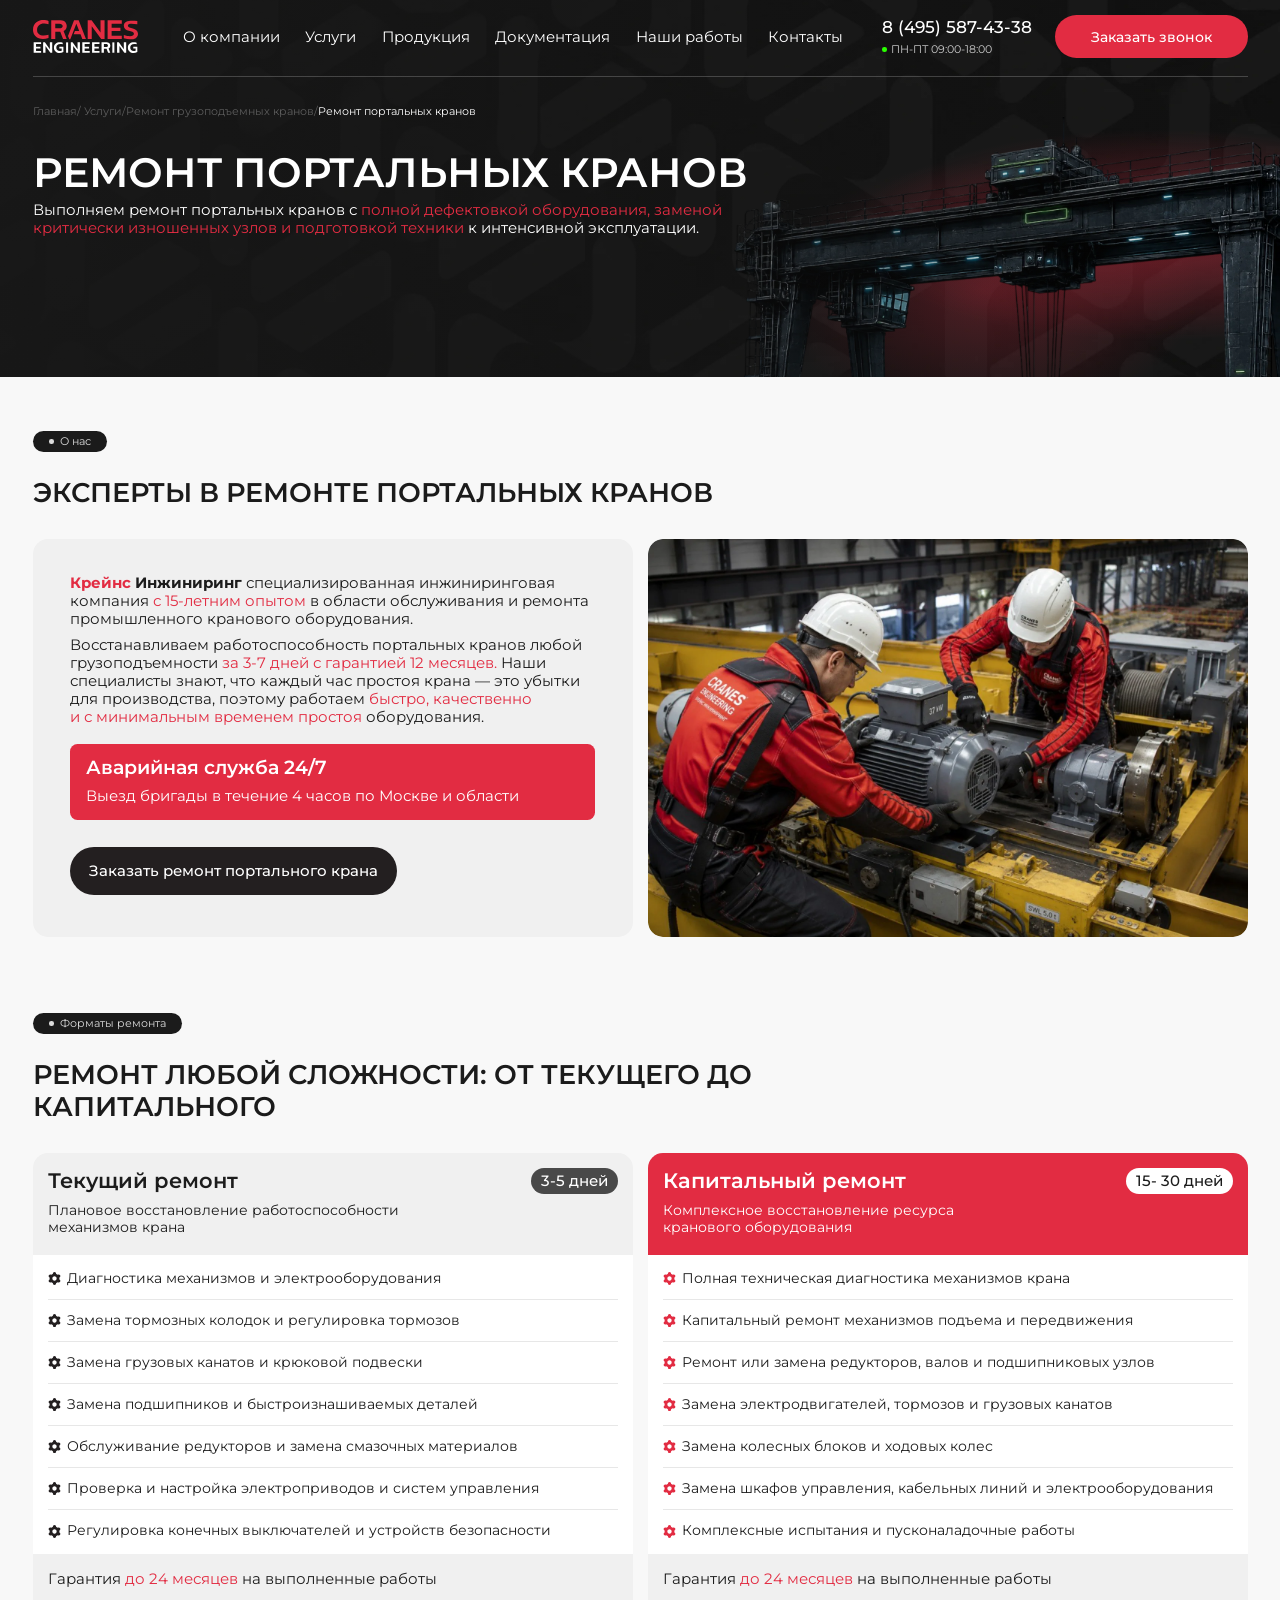
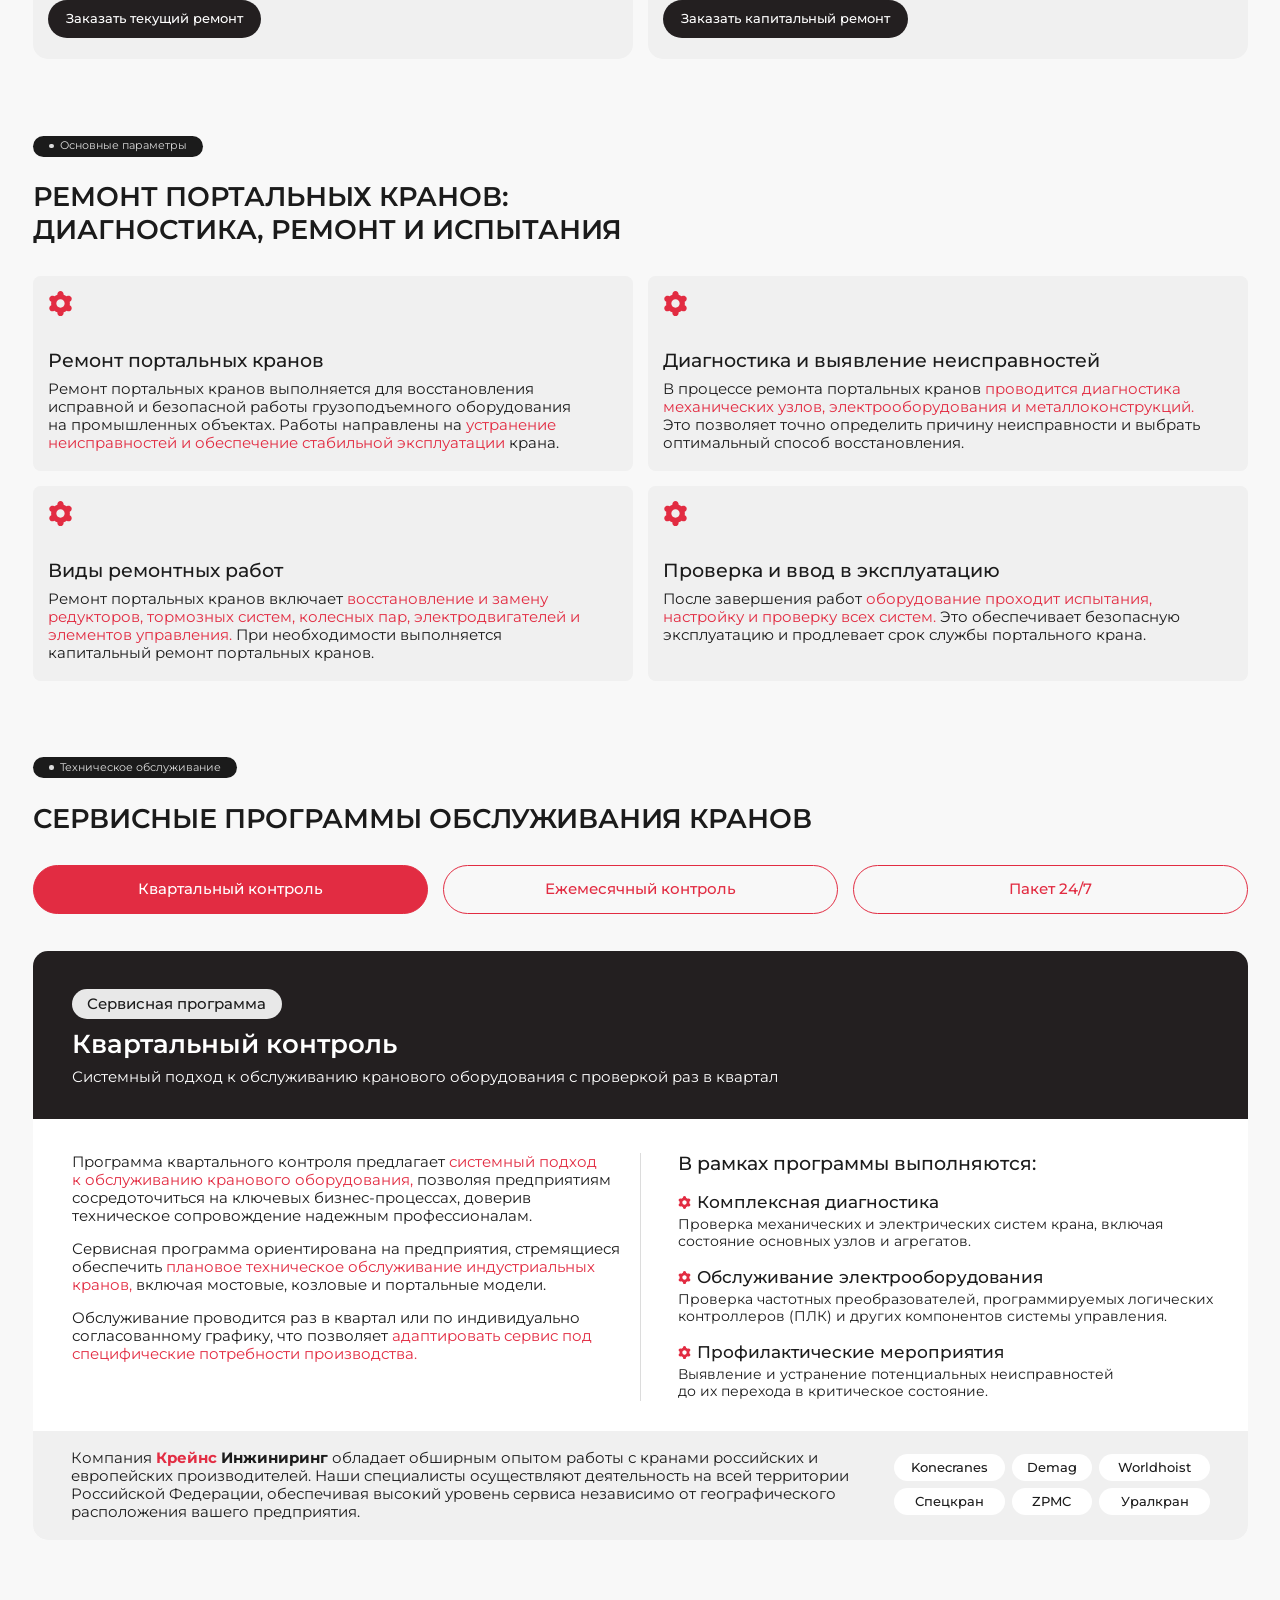
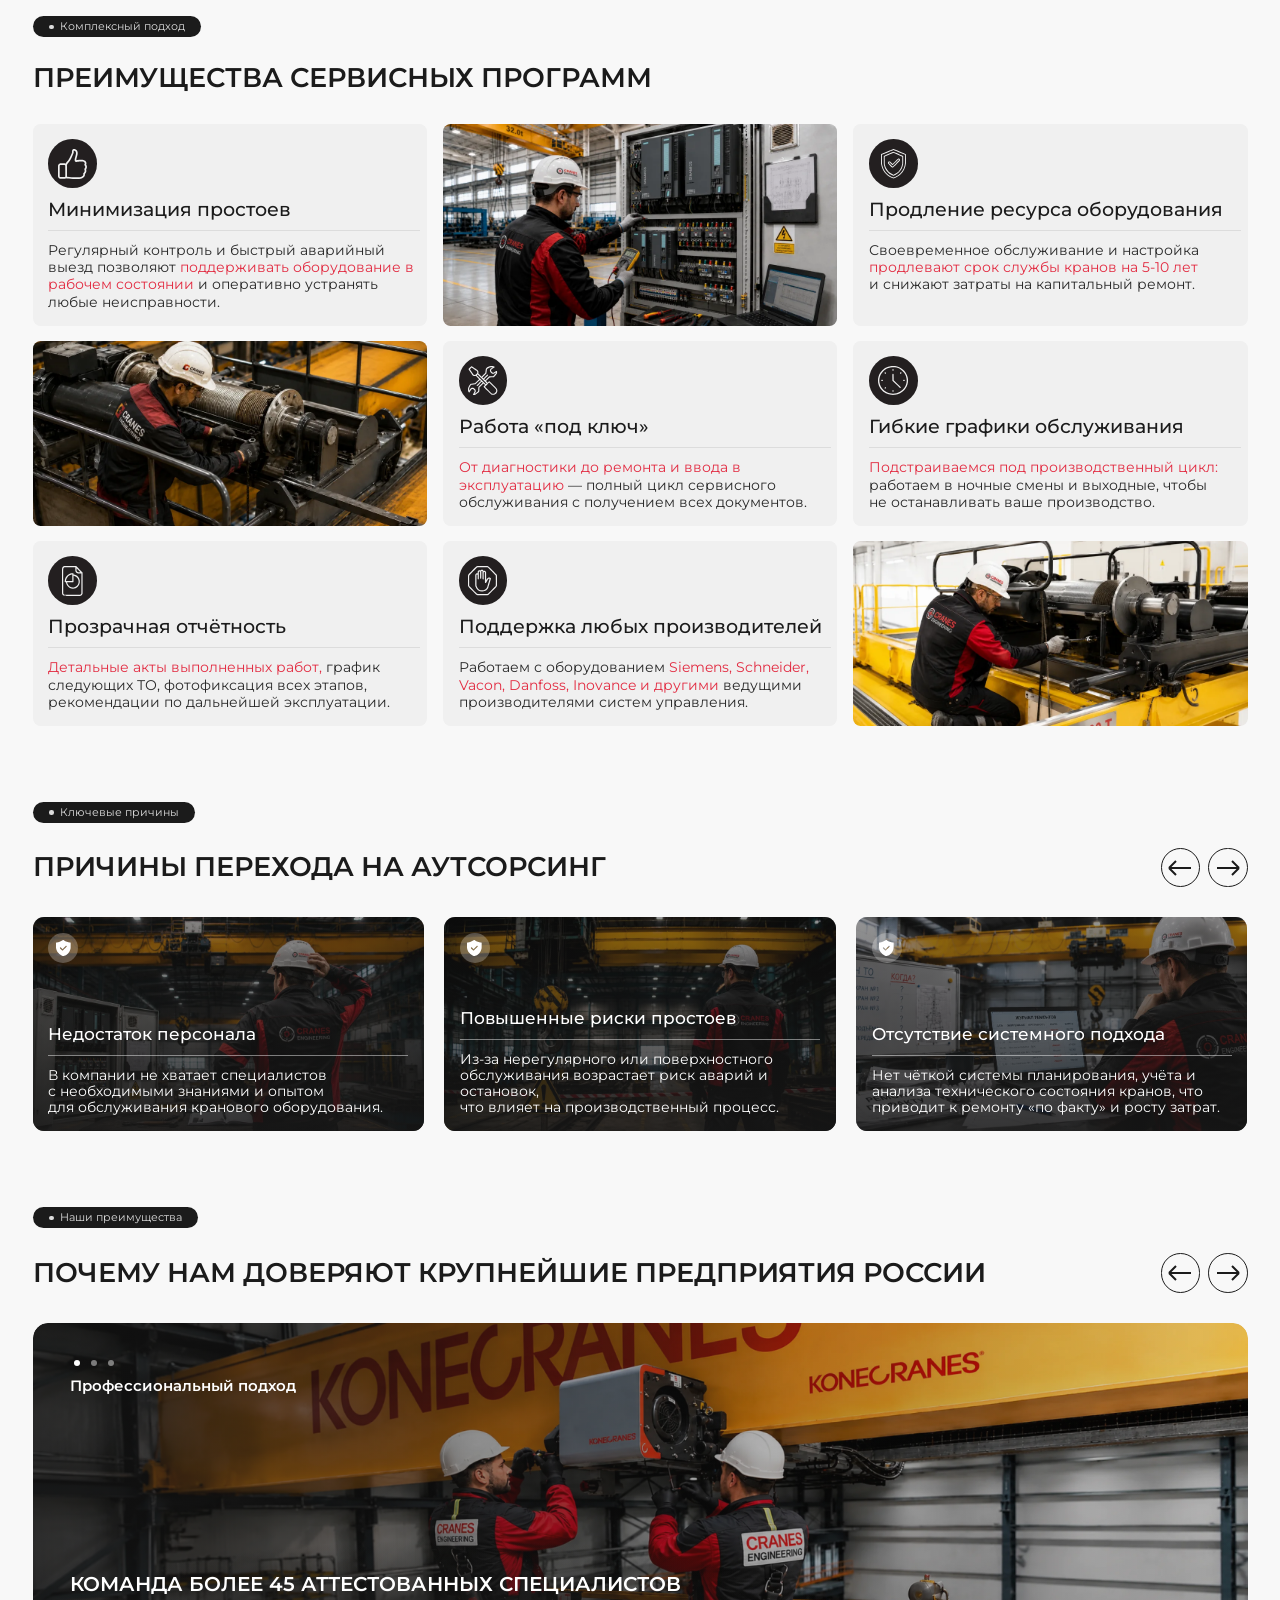
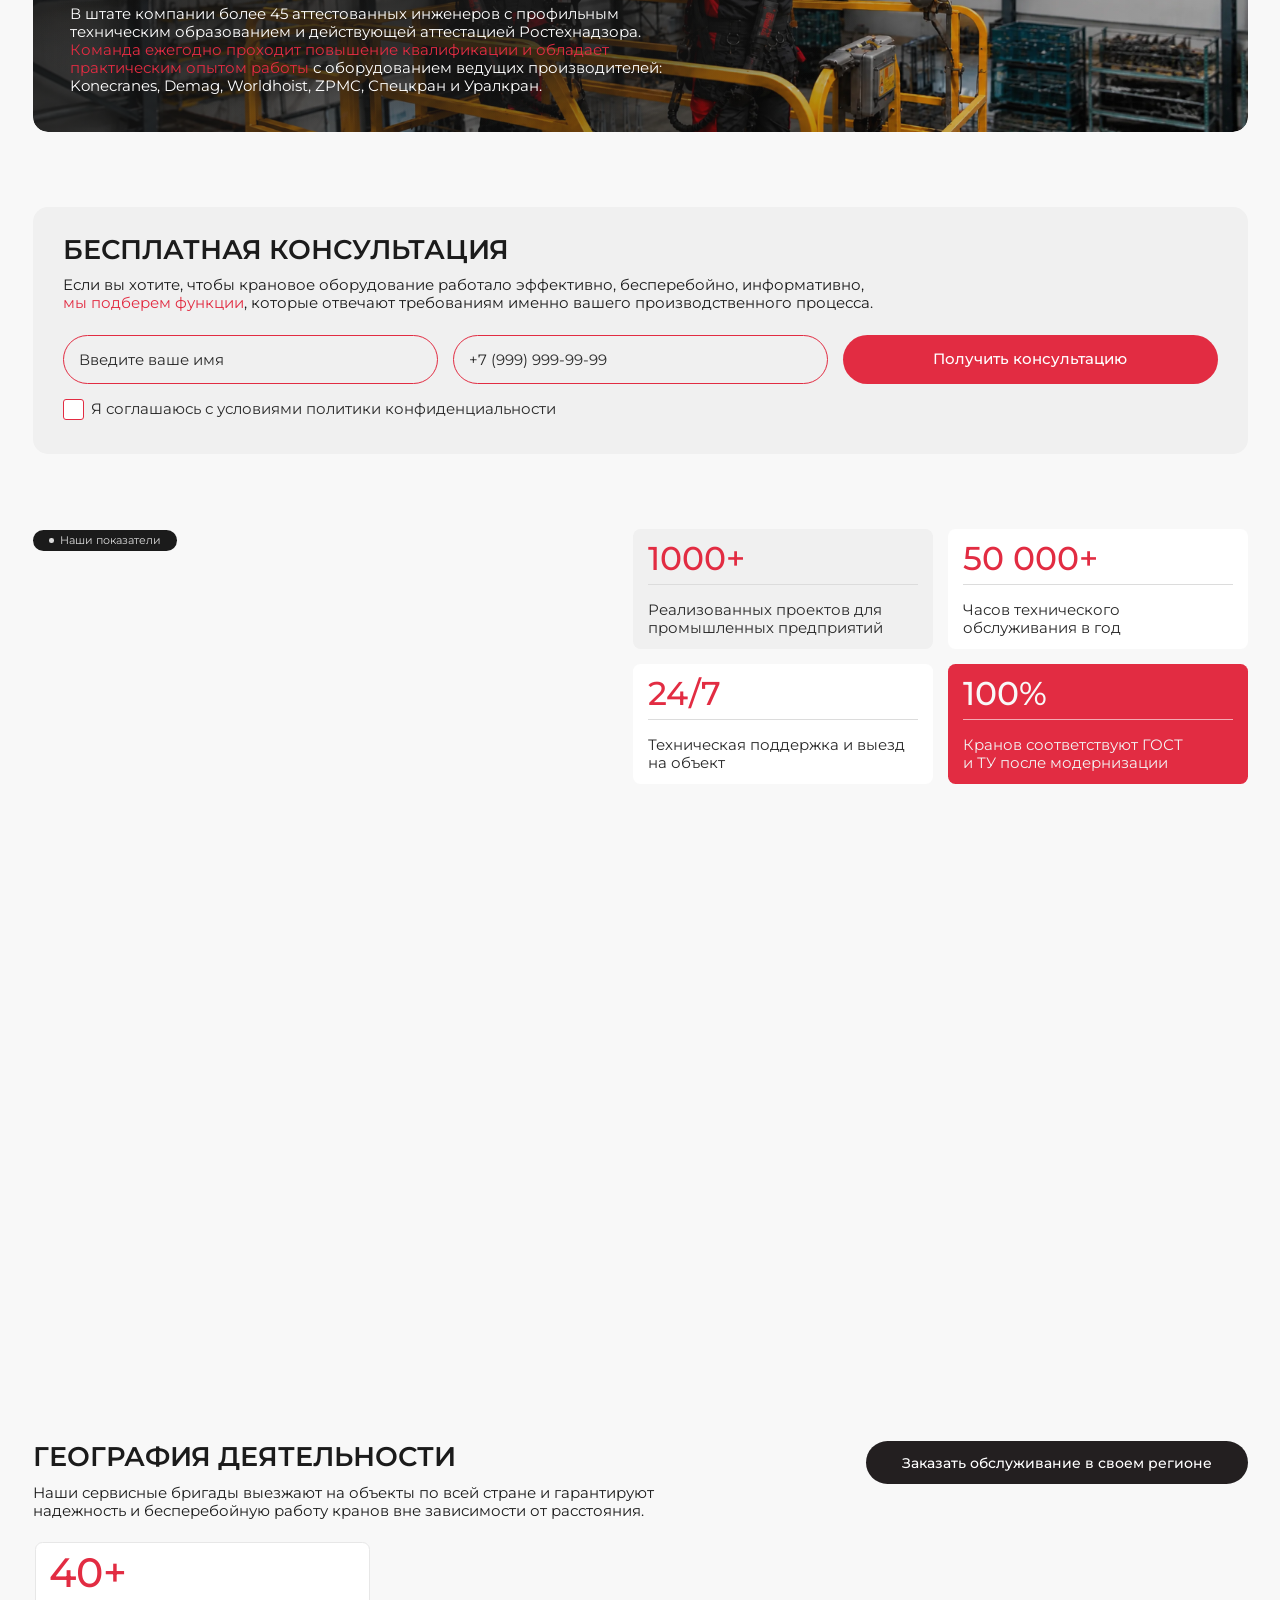
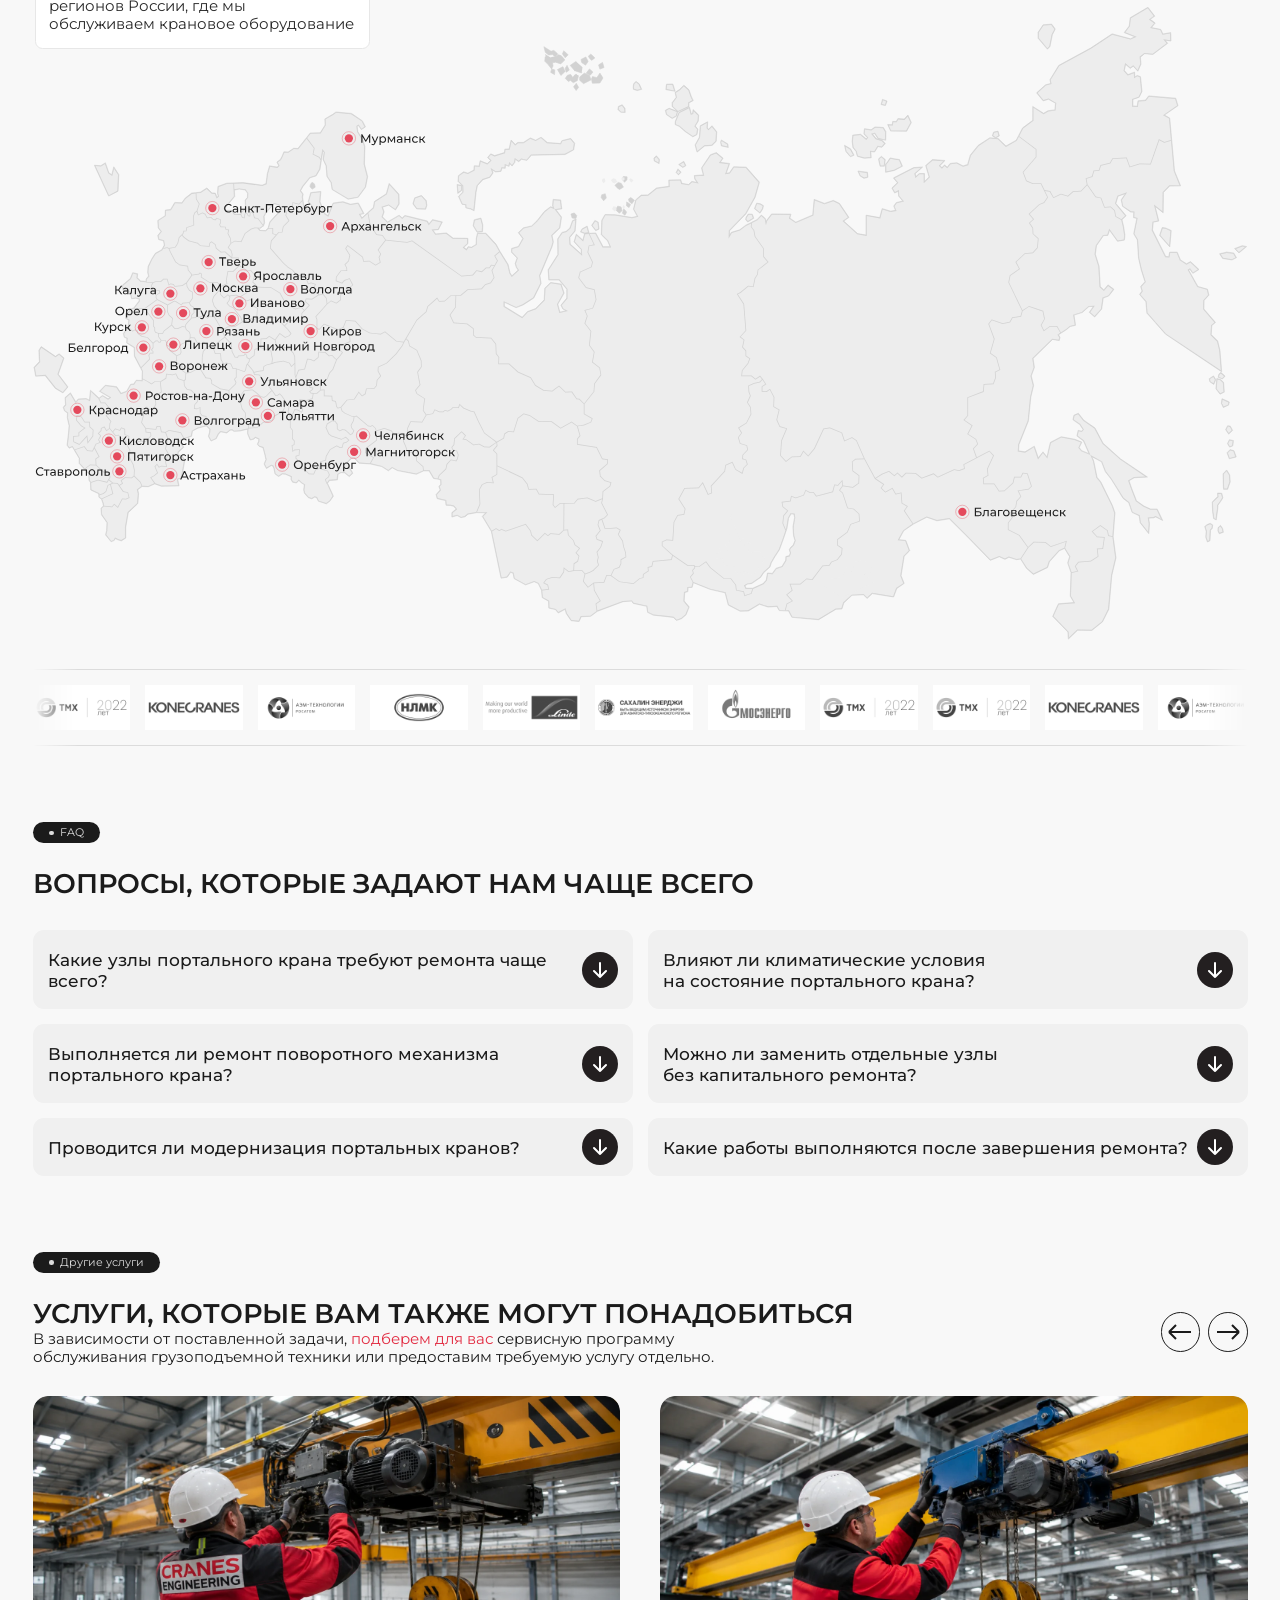
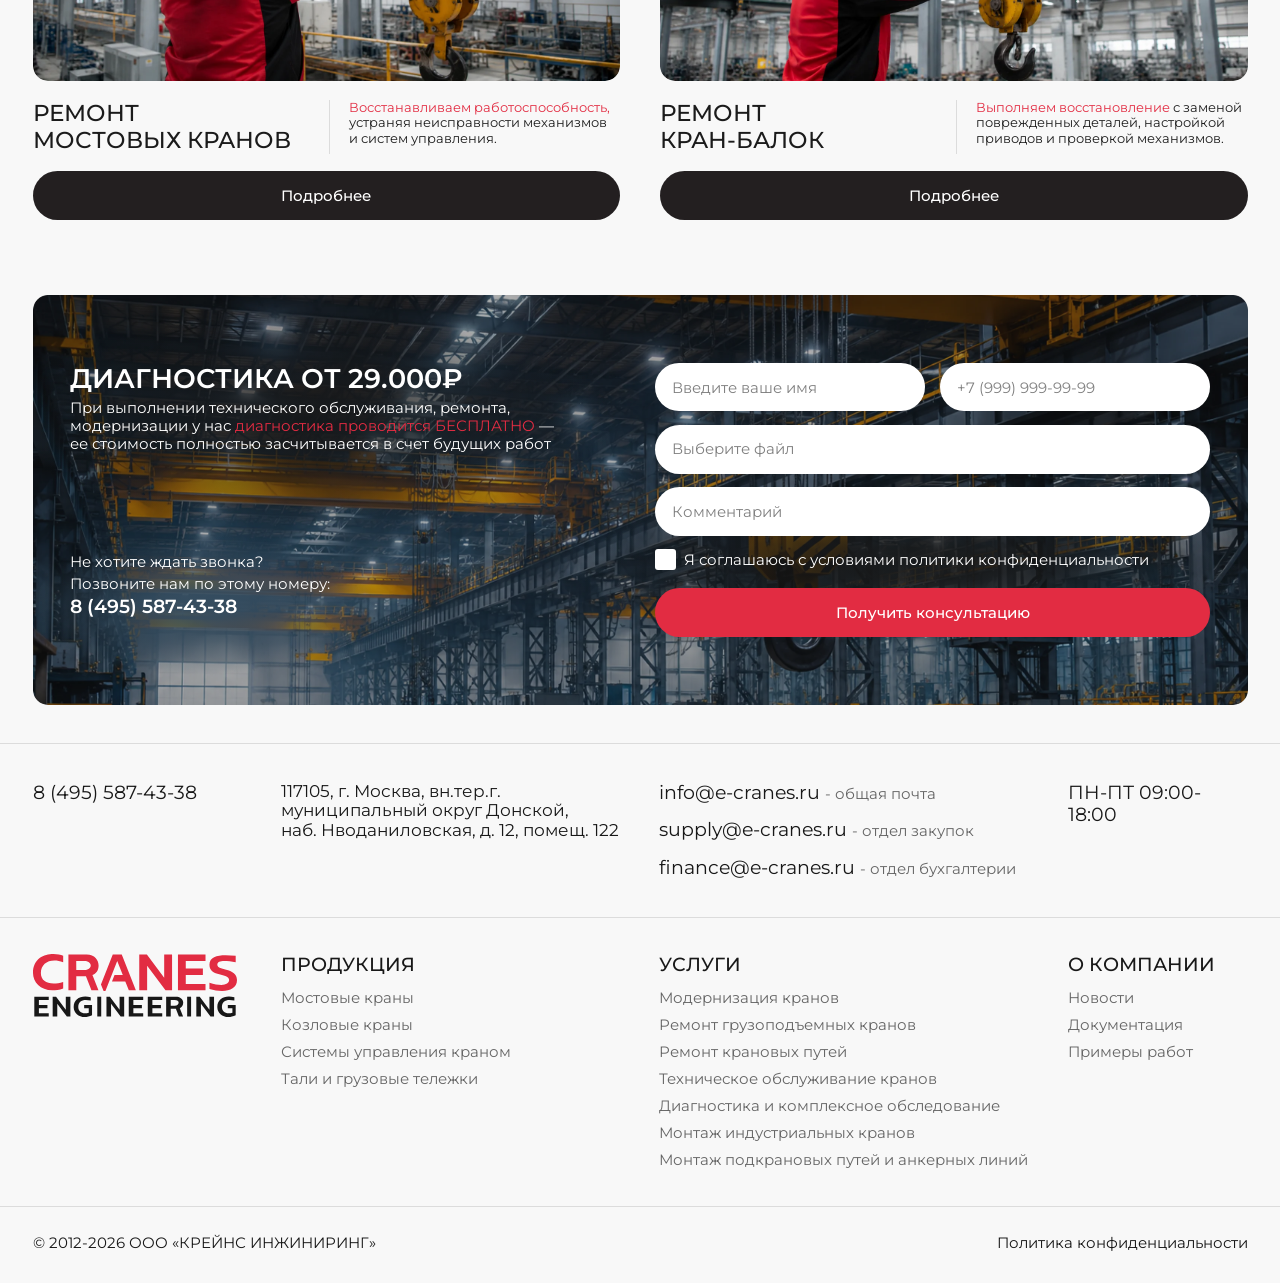
<file: remont-portalnyh-kranov.html>
<!DOCTYPE html>
<html lang="ru">
<head>
  <meta charset="UTF-8">
  <meta name="viewport" content="width=device-width, initial-scale=1.0, viewport-fit=cover">
  <title>Ремонт портальных кранов — CRANES ENGINEERING</title>
  <link rel="icon" href="data:,">
  <meta name="description" content="Ремонт портальных кранов любой грузоподъемности за 3-7 дней с гарантией 12 месяцев: диагностика, текущий и капитальный ремонт, испытания и ввод в эксплуатацию.">
  <link rel="preload" href="assets/fonts/montserrat-cyrillic.woff2" as="font" type="font/woff2" crossorigin>
  <link rel="preload" href="assets/fonts/montserrat-latin.woff2" as="font" type="font/woff2" crossorigin>
  <link rel="preload" href="assets/img/hero-bg.webp" as="image" type="image/webp" fetchpriority="high">
  <link rel="stylesheet" href="assets/vendor/swiper/swiper-bundle.min.css">
  <link rel="stylesheet" href="assets/css/main.css">
  <link rel="stylesheet" href="assets/css/responsive.css">
</head>
<body>

  <section class="hero hero--port hero--remont-port">
    <div class="hero__bg"></div>
    <div class="hero__glow"></div>
    <div class="hero__crane"></div>
    <div class="hero__overlay"></div>

    <div class="container">
      <header class="header">
        <div class="header__row">
          <a class="header__logo" href="index.html">
            <img src="assets/img/logo-light.svg" alt="CRANES ENGINEERING" width="140" height="43">
          </a>
          <nav class="header__nav" aria-label="Основное меню">
            <ul>
              <li><a href="#">О компании</a></li>
              <li class="header__nav-item has-mega">
                <a href="uslugi.html" aria-haspopup="true" aria-expanded="false">Услуги</a>
                <div class="mega">
                  <ul class="mega__col mega__col--root">
                    <li class="mega__item is-parent" data-mega="modernizaciya">
                      <a href="modernizaciya-kranov.html">Модернизация кранов</a>
                    </li>
                    <li class="mega__item"><a href="avtomatizaciya-kranov.html">Автоматизация кранов</a></li>
                    <li class="mega__item"><a href="#">Удаленное управление кранами</a></li>
                    <li class="mega__item"><a href="remont-mostovyh-kranov.html">Ремонт грузоподъемных кранов</a></li>
                    <li class="mega__item"><a href="#">Техническое обслуживание кранов</a></li>
                    <li class="mega__item"><a href="#">Диагностика<br>и комплексное обследование</a></li>
                    <li class="mega__item"><a href="#">Монтаж индустриальных кранов</a></li>
                    <li class="mega__item"><a href="#">Ремонт крановых путей</a></li>
                  </ul>
                  <ul class="mega__col mega__col--sub" data-mega-sub="modernizaciya">
                    <li class="mega__item"><a href="modernizaciya-kozlovyh-kranov.html">Модернизация козловых кранов</a></li>
                    <li class="mega__item"><a href="modernizaciya-mostovyh-kranov.html">Модернизация мостовых кранов</a></li>
                    <li class="mega__item"><a href="modernizaciya-portalnyh-kranov.html">Модернизация портальных кранов</a></li>
                    <li class="mega__item"><a href="#">Перевод кранов на радиоуправление</a></li>
                    <li class="mega__item"><a href="smart-opcii-dlya-kranov.html">Смарт опции для кранов</a></li>
                  </ul>
                </div>
              </li>
              <li><a href="#">Продукция</a></li>
              <li><a href="#">Документация</a></li>
              <li><a href="#">Наши работы</a></li>
              <li><a href="#">Контакты</a></li>
            </ul>
          </nav>
          <div class="header__contacts">
            <a class="header__phone" href="tel:+74955874338">8 (495) 587-43-38</a>
            <span class="header__hours">ПН-ПТ 09:00-18:00</span>
          </div>
          <button class="btn header__cta" type="button" data-popup="popup-callback">Заказать звонок</button>
          <button class="burger" type="button" aria-label="Открыть меню" aria-expanded="false" aria-controls="mobile-menu">
            <span></span><span></span><span></span>
          </button>
        </div>
        <hr class="header__divider">
      </header>

      <div class="mobile-menu" id="mobile-menu" hidden>
        <nav aria-label="Мобильное меню">
          <ul class="mobile-menu__list">
            <li><a href="#">О компании</a></li>
            <li><a href="uslugi.html">Услуги</a></li>
            <li><a href="#">Продукция</a></li>
            <li><a href="#">Документация</a></li>
            <li><a href="#">Наши работы</a></li>
            <li><a href="#">Контакты</a></li>
          </ul>
        </nav>
        <div class="mobile-menu__contacts">
          <a class="mobile-menu__phone" href="tel:+74955874338">8 (495) 587-43-38</a>
          <span class="header__hours">ПН-ПТ 09:00-18:00</span>
          <button class="btn" type="button" data-popup="popup-callback">Заказать звонок</button>
        </div>
      </div>

      <nav class="breadcrumbs" aria-label="Хлебные крошки">
        <a href="index.html">Главная</a>/ <a href="uslugi.html">Услуги</a>/<a href="#">Ремонт грузоподъемных кранов</a>/<span class="breadcrumbs__current">Ремонт портальных кранов</span>
      </nav>

      <h1 class="hero__title">Ремонт портальных кранов</h1>
      <p class="hero__lead hero__lead--wide">
        Выполняем ремонт портальных кранов с <span class="accent">полной дефектовкой оборудования, заменой<br>критически изношенных узлов и подготовкой техники</span> к интенсивной эксплуатации.
      </p>
    </div>
  </section>

  <section class="experts">
    <div class="container">
      <span class="section-badge">О нас</span>
      <h2 class="section-title experts__title">Эксперты в ремонте портальных кранов</h2>
      <div class="experts__grid">
        <div class="experts__box" data-reveal>
          <p class="experts__text">
            <b><span class="accent">Крейнс</span> Инжиниринг</b> специализированная инжиниринговая компания
            <span class="accent">с 15-летним опытом</span> в области обслуживания и ремонта промышленного
            кранового оборудования.
          </p>
          <p class="experts__text">
            Восстанавливаем работоспособность портальных кранов любой грузоподъемности
            <span class="accent">за 3-7 дней с гарантией 12 месяцев.</span> Наши специалисты знают, что каждый час
            простоя крана — это убытки для производства, поэтому работаем
            <span class="accent">быстро, качественно<br>и с минимальным временем простоя</span> оборудования.
          </p>
          <div class="experts__alert">
            <p class="experts__alert-title">Аварийная служба 24/7</p>
            <p class="experts__alert-text">Выезд бригады в течение 4 часов по Москве и области</p>
          </div>
          <a class="experts__btn" href="#zayavka">Заказать ремонт портального крана</a>
        </div>
        <img class="experts__photo" src="assets/img/rem-experts.webp" alt="Ремонт портального крана" width="800" height="530" loading="lazy">
      </div>
    </div>
  </section>

  <section class="formats">
    <div class="container">
      <span class="section-badge">Форматы ремонта</span>
      <h2 class="section-title formats__title">Ремонт любой сложности: от текущего до капитального</h2>
      <div class="formats__grid">
        <article class="format-card" data-reveal>
          <div class="format-card__head">
            <div class="format-card__head-row">
              <h3 class="format-card__title">Текущий ремонт</h3>
              <span class="format-card__badge">3-5 дней</span>
            </div>
            <p class="format-card__subtitle">Плановое восстановление работоспособности механизмов крана</p>
          </div>
          <ul class="format-card__list">
            <li>Диагностика механизмов и электрооборудования</li>
            <li>Замена тормозных колодок и регулировка тормозов</li>
            <li>Замена грузовых канатов и крюковой подвески</li>
            <li>Замена подшипников и быстроизнашиваемых деталей</li>
            <li>Обслуживание редукторов и замена смазочных материалов</li>
            <li>Проверка и настройка электроприводов и систем управления</li>
            <li>Регулировка конечных выключателей и устройств безопасности</li>
          </ul>
          <div class="format-card__foot">
            <p class="format-card__note">Гарантия <span class="accent">до 24 месяцев</span> на выполненные работы</p>
            <a class="format-card__btn" href="#zayavka">Заказать текущий ремонт</a>
          </div>
        </article>

        <article class="format-card format-card--accent" data-reveal>
          <div class="format-card__head">
            <div class="format-card__head-row">
              <h3 class="format-card__title">Капитальный ремонт</h3>
              <span class="format-card__badge">15- 30 дней</span>
            </div>
            <p class="format-card__subtitle">Комплексное восстановление ресурса кранового оборудования</p>
          </div>
          <ul class="format-card__list">
            <li>Полная техническая диагностика механизмов крана</li>
            <li>Капитальный ремонт механизмов подъема и передвижения</li>
            <li>Ремонт или замена редукторов, валов и подшипниковых узлов</li>
            <li>Замена электродвигателей, тормозов и грузовых канатов</li>
            <li>Замена колесных блоков и ходовых колес</li>
            <li>Замена шкафов управления, кабельных линий и электрооборудования</li>
            <li>Комплексные испытания и пусконаладочные работы</li>
          </ul>
          <div class="format-card__foot">
            <p class="format-card__note">Гарантия <span class="accent">до 24 месяцев</span> на выполненные работы</p>
            <a class="format-card__btn" href="#zayavka">Заказать капитальный ремонт</a>
          </div>
        </article>
      </div>
    </div>
  </section>

  <section class="repair">
    <div class="container">
      <span class="section-badge">Основные параметры</span>
      <h2 class="section-title repair__title">Ремонт портальных кранов:<br>диагностика, ремонт и испытания</h2>
      <div class="repair__grid">
        <article class="repair-card" data-reveal>
          <img class="repair-card__icon" src="assets/img/rem-gear-red-33.svg" alt="" width="33" height="33">
          <h3 class="repair-card__title">Ремонт портальных кранов</h3>
          <p class="repair-card__text">Ремонт портальных кранов выполняется для восстановления<br>исправной и безопасной работы грузоподъемного оборудования<br>на промышленных объектах. Работы направлены на <span class="accent">устранение<br>неисправностей и обеспечение стабильной эксплуатации</span> крана.</p>
        </article>

        <article class="repair-card" data-reveal>
          <img class="repair-card__icon" src="assets/img/rem-gear-red-33.svg" alt="" width="33" height="33">
          <h3 class="repair-card__title">Диагностика и выявление неисправностей</h3>
          <p class="repair-card__text">В процессе ремонта портальных кранов <span class="accent">проводится диагностика<br>механических узлов, электрооборудования и металлоконструкций.</span><br>Это позволяет точно определить причину неисправности и выбрать оптимальный способ восстановления.</p>
        </article>

        <article class="repair-card" data-reveal>
          <img class="repair-card__icon" src="assets/img/rem-gear-red-33.svg" alt="" width="33" height="33">
          <h3 class="repair-card__title">Виды ремонтных работ</h3>
          <p class="repair-card__text">Ремонт портальных кранов включает <span class="accent">восстановление и замену<br>редукторов, тормозных систем, колесных пар, электродвигателей и<br>элементов управления.</span> При необходимости выполняется<br>капитальный ремонт портальных кранов.</p>
        </article>

        <article class="repair-card" data-reveal>
          <img class="repair-card__icon" src="assets/img/rem-gear-red-33.svg" alt="" width="33" height="33">
          <h3 class="repair-card__title">Проверка и ввод в эксплуатацию</h3>
          <p class="repair-card__text">После завершения работ <span class="accent">оборудование проходит испытания, настройку и проверку всех систем.</span>
            Это обеспечивает безопасную эксплуатацию и продлевает срок службы портального крана.</p>
        </article>
      </div>
    </div>
  </section>

  <section class="servprog">
    <div class="container">
      <span class="section-badge">Техническое обслуживание</span>
      <h2 class="section-title servprog__title">Сервисные программы обслуживания кранов</h2>
      <div class="servprog__tabs" role="tablist">
        <button class="servprog__tab is-active" type="button" role="tab" aria-selected="true" aria-controls="prog-kvartal" data-tab="prog-kvartal">Квартальный контроль</button>
        <button class="servprog__tab" type="button" role="tab" aria-selected="false" aria-controls="prog-mesyac" data-tab="prog-mesyac">Ежемесячный контроль</button>
        <button class="servprog__tab" type="button" role="tab" aria-selected="false" aria-controls="prog-247" data-tab="prog-247">Пакет 24/7</button>
      </div>

      <div class="servprog__panel" id="prog-kvartal">
        <div class="servprog__head">
          <span class="servprog__badge">Сервисная программа</span>
          <p class="servprog__name">Квартальный контроль</p>
          <p class="servprog__subtitle">Системный подход к обслуживанию кранового оборудования с проверкой раз в квартал</p>
        </div>
        <div class="servprog__body">
          <div class="servprog__col-text">
            <p>Программа квартального контроля предлагает <span class="accent">системный подход<br>к обслуживанию кранового оборудования,</span> позволяя предприятиям<br>сосредоточиться на ключевых бизнес-процессах, доверив<br>техническое сопровождение надежным профессионалам.</p>
            <p>Сервисная программа ориентирована на предприятия, стремящиеся обеспечить <span class="accent">плановое техническое обслуживание индустриальных кранов,</span> включая мостовые, козловые и портальные модели.</p>
            <p>Обслуживание проводится раз в квартал или по индивидуально согласованному графику, что позволяет <span class="accent">адаптировать сервис под специфические потребности производства.</span></p>
          </div>
          <div class="servprog__col-list">
            <p class="servprog__list-title">В рамках программы выполняются:</p>
            <div class="servprog__item">
              <p class="servprog__item-title">Комплексная диагностика</p>
              <p class="servprog__item-text">Проверка механических и электрических систем крана, включая состояние основных узлов и агрегатов.</p>
            </div>
            <div class="servprog__item">
              <p class="servprog__item-title">Обслуживание электрооборудования</p>
              <p class="servprog__item-text">Проверка частотных преобразователей, программируемых логических<br>контроллеров (ПЛК) и других компонентов системы управления.</p>
            </div>
            <div class="servprog__item">
              <p class="servprog__item-title">Профилактические мероприятия</p>
              <p class="servprog__item-text">Выявление и устранение потенциальных неисправностей<br>до их перехода в критическое состояние.</p>
            </div>
          </div>
        </div>
        <div class="servprog__foot">
          <p class="servprog__foot-text">Компания <b><span class="accent">Крейнс</span> Инжиниринг</b> обладает обширным опытом работы с кранами российских и европейских производителей. Наши специалисты осуществляют деятельность на всей территории Российской Федерации, обеспечивая высокий уровень сервиса независимо от географического расположения вашего предприятия.</p>
          <div class="servprog__brands">
            <span class="servprog__brand">Konecranes</span>
            <span class="servprog__brand">Demag</span>
            <span class="servprog__brand">Worldhoist</span>
            <span class="servprog__brand">Спецкран</span>
            <span class="servprog__brand">ZPMC</span>
            <span class="servprog__brand">Уралкран</span>
          </div>
        </div>
      </div>

      <div class="servprog__panel" id="prog-mesyac" hidden>
        <div class="servprog__head">
          <span class="servprog__badge">Сервисная программа</span>
          <p class="servprog__name">Ежемесячный контроль</p>
          <p class="servprog__subtitle">Регулярное техническое обслуживание с проверкой механической и электрической части</p>
        </div>
        <div class="servprog__body">
          <div class="servprog__col-text">
            <p>Сервисная программа регулярного технического обслуживания мостовых, козловых и портальных кранов. Включает <span class="accent">проверку механической и электрической частей,</span> включая частотные преобразователи, ПЛК и системы автоматизации.</p>
            <p>Обслуживание проводится по регламенту производителей и требованиям законодательства РФ. Программа «Ежемесячный контроль» обеспечивает <span class="accent">системный подход к техническому обслуживанию кранов,</span> позволяя предприятиям сосредоточиться на производственных задачах, передав обслуживание профильным специалистам.</p>
          </div>
          <div class="servprog__col-list">
            <p class="servprog__list-title">Преимущества программы:</p>
            <div class="servprog__item">
              <p class="servprog__item-title">Регулярный контроль</p>
              <p class="servprog__item-text">Ежемесячное обслуживание позволяет выявлять проблемы на ранней стадии.</p>
            </div>
            <div class="servprog__item">
              <p class="servprog__item-title">Соответствие нормам</p>
              <p class="servprog__item-text">Обслуживание по регламенту производителей и требованиям законодательства РФ.</p>
            </div>
            <div class="servprog__item">
              <p class="servprog__item-title">Системный подход</p>
              <p class="servprog__item-text">Комплексная проверка всех систем крана каждый месяц.</p>
            </div>
          </div>
        </div>
        <div class="servprog__foot">
          <p class="servprog__foot-text"><b><span class="accent">Крейнс</span> Инжиниринг</b> обслуживает краны российских, европейских и азиатских марок, обеспечивая надёжную работу оборудования в условиях машиностроительных, металлургических и химических производств.</p>
          <div class="servprog__brands">
            <span class="servprog__brand">Konecranes</span>
            <span class="servprog__brand">Demag</span>
            <span class="servprog__brand">Worldhoist</span>
            <span class="servprog__brand">Спецкран</span>
            <span class="servprog__brand">ZPMC</span>
            <span class="servprog__brand">Уралкран</span>
          </div>
        </div>
      </div>

      <div class="servprog__panel" id="prog-247" hidden>
        <div class="servprog__head">
          <span class="servprog__badge">Премиум программа</span>
          <p class="servprog__name">Сервисный пакет 24/7</p>
          <p class="servprog__subtitle">Максимальная готовность вашего оборудования с постоянным присутствием сервисной команды</p>
        </div>
        <div class="servprog__body">
          <div class="servprog__col-text">
            <p>Сервисный пакет 24/7 — это комплексная программа, обеспечивающая <span class="accent">ежедневное техническое обслуживание индустриальных кранов,</span> включая мостовые, козловые и портальные модели.</p>
            <p>В рамках этого пакета компания <b><span class="accent">Крейнс</span> Инжиниринг</b> организует постоянное присутствие сервисной команды непосредственно на вашем объекте, создавая локальный филиал для <span class="accent">оперативного реагирования на любые потребности.</span></p>
          </div>
          <div class="servprog__col-list">
            <p class="servprog__list-title">Ключевые особенности программы:</p>
            <div class="servprog__item">
              <p class="servprog__item-title">Ежедневное техническое обслуживание</p>
              <p class="servprog__item-text">Постоянный мониторинг и профилактика позволяют поддерживать оборудование в оптимальном состоянии, снижая вероятность поломок.</p>
            </div>
            <div class="servprog__item">
              <p class="servprog__item-title">Локальный сервисный филиал</p>
              <p class="servprog__item-text">Формирование специализированной команды на вашей площадке обеспечивает мгновенный доступ к квалифицированной помощи и сокращает время реагирования на возникающие задачи.</p>
            </div>
            <div class="servprog__item">
              <p class="servprog__item-title">Комплексное обслуживание</p>
              <p class="servprog__item-text">Программа охватывает все аспекты эксплуатации кранов: от механических и электрических систем до сложного электрооборудования, включая частотные преобразователи и программируемые логические контроллеры.</p>
            </div>
          </div>
        </div>
        <div class="servprog__foot servprog__foot--full">
          <p class="servprog__foot-text">Идеальное решение для предприятий с непрерывным производственным циклом, где простой оборудования недопустим.<br><b><span class="accent">Крейнс</span> Инжиниринг</b> гарантирует максимальную готовность вашего кранового парка 24 часа в сутки, 7 дней в неделю.</p>

        </div>
      </div>
    </div>
  </section>

  <section class="advantages advantages--serv">
    <div class="container">
      <span class="section-badge">Комплексный подход</span>
      <h2 class="section-title advantages__title">Преимущества сервисных программ</h2>
      <div class="advantages__grid">
        <article class="advantage-card" data-reveal>
          <span class="advantage-card__icon"><img src="assets/img/rem-icon-downtime.svg" alt=""></span>
          <h3 class="advantage-card__title">Минимизация простоев</h3>
          <p class="advantage-card__text">Регулярный контроль и быстрый аварийный выезд позволяют <span class="accent">поддерживать оборудование в рабочем состоянии</span> и оперативно устранять любые неисправности.</p>
        </article>
        <img class="advantages__photo" src="assets/img/rem-adv-1.webp" alt="" width="526" height="268" loading="lazy">
        <article class="advantage-card" data-reveal>
          <span class="advantage-card__icon"><img src="assets/img/rem-icon-resource.svg" alt=""></span>
          <h3 class="advantage-card__title">Продление ресурса оборудования</h3>
          <p class="advantage-card__text">Своевременное обслуживание и настройка<br><span class="accent">продлевают срок службы кранов на 5-10 лет</span><br>и снижают затраты на капитальный ремонт.</p>
        </article>
        <img class="advantages__photo" src="assets/img/rem-adv-2.webp" alt="" width="526" height="268" loading="lazy">
        <article class="advantage-card" data-reveal>
          <span class="advantage-card__icon"><img src="assets/img/rem-icon-turnkey.svg" alt=""></span>
          <h3 class="advantage-card__title">Работа «под ключ»</h3>
          <p class="advantage-card__text"><span class="accent">От диагностики до ремонта и ввода в эксплуатацию</span> — полный цикл сервисного обслуживания с получением всех документов.</p>
        </article>
        <article class="advantage-card" data-reveal>
          <span class="advantage-card__icon"><img src="assets/img/rem-icon-schedule.svg" alt=""></span>
          <h3 class="advantage-card__title">Гибкие графики обслуживания</h3>
          <p class="advantage-card__text"><span class="accent">Подстраиваемся под производственный цикл:</span><br>работаем в ночные смены и выходные, чтобы<br>не останавливать ваше производство.</p>
        </article>
        <article class="advantage-card" data-reveal>
          <span class="advantage-card__icon"><img src="assets/img/rem-icon-report.svg" alt=""></span>
          <h3 class="advantage-card__title">Прозрачная отчётность</h3>
          <p class="advantage-card__text"><span class="accent">Детальные акты выполненных работ,</span> график следующих ТО, фотофиксация всех этапов, рекомендации по дальнейшей эксплуатации.</p>
        </article>
        <article class="advantage-card" data-reveal>
          <span class="advantage-card__icon"><img src="assets/img/rem-icon-vendors.svg" alt=""></span>
          <h3 class="advantage-card__title">Поддержка любых производителей</h3>
          <p class="advantage-card__text">Работаем с оборудованием <span class="accent">Siemens, Schneider, Vacon, Danfoss, Inovance и другими</span> ведущими производителями систем управления.</p>
        </article>
        <img class="advantages__photo" src="assets/img/rem-adv-3.webp" alt="" width="526" height="268" loading="lazy">
      </div>
    </div>
  </section>

  <section class="outsource">
    <div class="container">
      <span class="section-badge">Ключевые причины</span>
      <div class="outsource__head">
        <h2 class="section-title">Причины перехода на аутсорсинг</h2>
        <div class="slider-nav">
          <button class="slider-arrow outsource__prev" type="button" aria-label="Предыдущий слайд"><svg width="24" height="16" viewBox="0 0 24 16" fill="none"><path d="M23 8H1M1 8l7-7M1 8l7 7" stroke="currentColor" stroke-width="2"/></svg></button>
          <button class="slider-arrow outsource__next" type="button" aria-label="Следующий слайд"><svg width="24" height="16" viewBox="0 0 24 16" fill="none"><path d="M1 8h22M23 8l-7-7M23 8l-7 7" stroke="currentColor" stroke-width="2"/></svg></button>
        </div>
      </div>
      <div class="swiper outsource__slider" data-reveal>
        <div class="swiper-wrapper">
          <div class="swiper-slide">
            <article class="out-card">
              <img class="out-card__bg" src="assets/img/rem-out-1.webp" alt="" width="526" height="285" loading="lazy">
              <span class="out-card__shade"></span>
              <span class="out-card__icon"><img src="assets/img/rem-icon-shield.svg" alt="" width="20" height="22"></span>
              <h3 class="out-card__title">Недостаток персонала</h3>
              <p class="out-card__text">В компании не хватает специалистов<br>с необходимыми знаниями и опытом<br>для обслуживания кранового оборудования.</p>
            </article>
          </div>
          <div class="swiper-slide">
            <article class="out-card">
              <img class="out-card__bg" src="assets/img/rem-out-2.webp" alt="" width="526" height="285" loading="lazy">
              <span class="out-card__shade"></span>
              <span class="out-card__icon"><img src="assets/img/rem-icon-shield.svg" alt="" width="20" height="22"></span>
              <h3 class="out-card__title">Повышенные риски простоев</h3>
              <p class="out-card__text out-card__text--wide">Из-за нерегулярного или поверхностного<br>обслуживания возрастает риск аварий и остановок,<br>что влияет на производственный процесс.</p>
            </article>
          </div>
          <div class="swiper-slide">
            <article class="out-card">
              <img class="out-card__bg" src="assets/img/rem-out-3.webp" alt="" width="526" height="285" loading="lazy">
              <span class="out-card__shade"></span>
              <span class="out-card__icon"><img src="assets/img/rem-icon-shield.svg" alt="" width="20" height="22"></span>
              <h3 class="out-card__title">Отсутствие системного подхода</h3>
              <p class="out-card__text">Нет чёткой системы планирования, учёта и анализа технического состояния кранов, что приводит к ремонту «по факту» и росту затрат.</p>
            </article>
          </div>
          <div class="swiper-slide">
            <article class="out-card">
              <img class="out-card__bg" src="assets/img/rem-out-4.webp" alt="" width="526" height="285" loading="lazy">
              <span class="out-card__shade"></span>
              <span class="out-card__icon"><img src="assets/img/rem-icon-shield.svg" alt="" width="20" height="22"></span>
              <h3 class="out-card__title">Высокие затраты на содержание собственной службы</h3>
              <p class="out-card__text">Поддержание внутренней ремонтной службы требует постоянных расходов на персонал, инструменты, обучение и запчасти.</p>
            </article>
          </div>
          <div class="swiper-slide">
            <article class="out-card">
              <img class="out-card__bg" src="assets/img/rem-out-5.webp" alt="" width="526" height="285" loading="lazy">
              <span class="out-card__shade"></span>
              <span class="out-card__icon"><img src="assets/img/rem-icon-shield.svg" alt="" width="20" height="22"></span>
              <h3 class="out-card__title">Рост технологичности кранового оборудования</h3>
              <p class="out-card__text">Краны оснащаются автоматикой, частотными преобразователями и датчиками, которые требуют высокой компетенции для обслуживания.</p>
            </article>
          </div>
        </div>
      </div>
    </div>
  </section>

  <section class="trust">
    <div class="container">
      <span class="section-badge">Наши преимущества</span>
      <div class="trust__head">
        <h2 class="section-title">Почему нам доверяют крупнейшие предприятия России</h2>
        <div class="slider-nav">
          <button class="slider-arrow trust__prev" type="button" aria-label="Предыдущий слайд"><svg width="24" height="16" viewBox="0 0 24 16" fill="none"><path d="M23 8H1M1 8l7-7M1 8l7 7" stroke="currentColor" stroke-width="2"/></svg></button>
          <button class="slider-arrow trust__next" type="button" aria-label="Следующий слайд"><svg width="24" height="16" viewBox="0 0 24 16" fill="none"><path d="M1 8h22M23 8l-7-7M23 8l-7 7" stroke="currentColor" stroke-width="2"/></svg></button>
        </div>
      </div>
      <div class="swiper trust__slider" data-reveal>
        <div class="swiper-wrapper">
          <div class="swiper-slide">
            <article class="trust-slide">
              <img class="trust-slide__bg" src="assets/img/rem-trust-1.webp" alt="" width="1620" height="546" loading="lazy">
              <span class="trust-slide__shade"></span>
              <p class="trust-slide__label">Профессиональный подход</p>
              <div class="trust-slide__body">
                <h3 class="trust-slide__title">Команда более 45 аттестованных специалистов</h3>
                <p class="trust-slide__text">В штате компании более 45 аттестованных инженеров с профильным<br>техническим образованием
                  и действующей аттестацией Ростехнадзора.<br><span class="accent">Команда ежегодно проходит повышение квалификации и обладает<br>практическим опытом работы</span>
                  с оборудованием ведущих производителей:<br>Konecranes, Demag, Worldhoist, ZPMC, Спецкран и Уралкран.</p>
              </div>
            </article>
          </div>
          <div class="swiper-slide">
            <article class="trust-slide">
              <img class="trust-slide__bg" src="assets/img/rem-trust-2.webp" alt="" width="1620" height="546" loading="lazy">
              <span class="trust-slide__shade"></span>
              <p class="trust-slide__label">Наличие необходимой документации</p>
              <div class="trust-slide__body">
                <h3 class="trust-slide__title">Полный комплекс разрешительной документации</h3>
                <p class="trust-slide__text">Мы имеем <span class="accent">все необходимые допуски и лицензии для работы с опасными<br>производственными объектами:</span>
                  свидетельство СРО на монтаж и ремонт подъемных<br>сооружений, аттестацию Ростехнадзора, допуски
                  на высотные работы. Все наши<br>специалисты имеют личные удостоверения и группы по электробезопасности до 1000В.</p>
              </div>
            </article>
          </div>
          <div class="swiper-slide">
            <article class="trust-slide">
              <img class="trust-slide__bg" src="assets/img/rem-trust-3.webp" alt="" width="1620" height="546" loading="lazy">
              <span class="trust-slide__shade"></span>
              <p class="trust-slide__label">Опыт работы</p>
              <div class="trust-slide__body">
                <h3 class="trust-slide__title">Опыт работы с крупнейшими предприятиями</h3>
                <p class="trust-slide__text">За 15 лет работы <span class="accent">мы реализовали более 800 проектов по ремонту и модернизации<br>кранового оборудования</span>
                  на предприятиях машиностроения, металлургии и в портах<br>Российской Федерации. Наш опыт охватывает
                  объекты с высокой производственной<br>нагрузкой и повышенными требованиями к надёжности оборудования.</p>
              </div>
            </article>
          </div>
        </div>
        <div class="swiper-pagination trust__pagination"></div>
      </div>
    </div>
  </section>

  <section class="consult" id="zayavka">
    <div class="container">
      <form class="consult__box" action="#" method="post" data-reveal>
        <h2 class="section-title">Бесплатная консультация</h2>
        <p class="consult__text">
          Если вы хотите, чтобы крановое оборудование работало эффективно, бесперебойно, информативно,<br>
          <span class="accent">мы подберем функции</span>, которые отвечают
          требованиям именно вашего производственного процесса.
        </p>
        <div class="consult__row">
          <input class="consult__input" type="text" name="name" placeholder="Введите ваше имя" required>
          <input class="consult__input" type="tel" name="phone" placeholder="+7 (999) 999-99-99" required>
          <button class="btn consult__submit" type="submit">Получить консультацию</button>
        </div>
        <label class="consult__agree">
          <input type="checkbox" name="agree" required>
          <span class="consult__checkbox" aria-hidden="true"></span>
          Я соглашаюсь с условиями политики конфиденциальности
        </label>
      </form>
    </div>
  </section>

  <section class="stats">
    <div class="container stats__grid">
      <div class="stats__info">
        <span class="section-badge" data-reveal>Наши показатели</span>
        <h2 class="section-title stats__title" data-reveal>Цифры, за которыми<br>стоит практический опыт</h2>
        <button class="btn btn--grey stats__btn" type="button" data-reveal>Связаться с нами</button>
        <p class="stats__text" data-reveal>
          Подбираем оптимальные решения по модернизации с учетом особенностей объекта
          и условий эксплуатации.
        </p>
      </div>
      <div class="stats__cards" data-reveal>
        <div class="stat-card stat-card--grey">
          <p class="stat-card__value">1000+</p>
          <p class="stat-card__caption">Реализованных проектов для промышленных предприятий</p>
        </div>
        <div class="stat-card">
          <p class="stat-card__value">50 000+</p>
          <p class="stat-card__caption">Часов технического обслуживания в год</p>
        </div>
        <div class="stat-card">
          <p class="stat-card__value">24/7</p>
          <p class="stat-card__caption">Техническая поддержка и выезд на объект</p>
        </div>
        <div class="stat-card stat-card--accent">
          <p class="stat-card__value">100%</p>
          <p class="stat-card__caption">Кранов соответствуют ГОСТ<br>и ТУ после модернизации</p>
        </div>
      </div>
    </div>
  </section>

  <section class="cases">
    <div class="container">
      <span class="section-badge" data-reveal>Кейсы</span>
      <div class="cases__head" data-reveal>
        <div>
          <h2 class="section-title">Наши работы</h2>
          <p class="cases__lead">За годы работы мы реализовали десятки проектов по модернизации кранового оборудования.</p>
        </div>
        <div class="slider-nav">
          <button class="slider-arrow cases__prev" type="button" aria-label="Предыдущий слайд">
            <svg width="17" height="12" viewBox="0 0 17 12" fill="none"><path d="M6 1 1 6l5 5M1 6h16" stroke="currentColor" stroke-width="1.5"/></svg>
          </button>
          <button class="slider-arrow cases__next" type="button" aria-label="Следующий слайд">
            <svg width="17" height="12" viewBox="0 0 17 12" fill="none"><path d="M11 1l5 5-5 5M16 6H0" stroke="currentColor" stroke-width="1.5"/></svg>
          </button>
        </div>
      </div>

      <div class="cases__slider swiper" data-reveal>
        <div class="swiper-wrapper">
          <div class="swiper-slide case-card">
            <img class="case-card__photo" src="assets/img/case-1.webp" alt="Модернизация мостового крана" loading="lazy">
            <div class="case-card__content">
              <h3 class="case-card__title">Модернизация<br>мостового крана гп 32/5т</h3>
              <p class="case-card__text">
                Выполнили комплексное обновление оборудования: замену ключевых узлов,
                модернизацию системы управления и&nbsp;пусконаладочные работы.
              </p>
              <p class="case-card__label">Результат:</p>
              <p class="case-card__text">
                Решение позволило повысить надежность эксплуатации и продлить срок службы крана.
              </p>
              <a class="case-card__link" href="#">Смотреть кейс подробнее</a>
            </div>
          </div>
          <div class="swiper-slide case-card">
            <img class="case-card__photo" src="assets/img/case-2.webp" alt="Капитальный ремонт грузовой тележки" loading="lazy">
            <div class="case-card__content">
              <h3 class="case-card__title">Капитальный ремонт грузовой тележки мостового крана г/п 100/20 т</h3>
              <p class="case-card__text">
                Провели восстановление основных механизмов и замену изношенных компонентов
                грузовой тележки.
              </p>
              <p class="case-card__label">Результат:</p>
              <p class="case-card__text">
                Оборудование подготовлено к&nbsp;дальнейшей безопасной и&nbsp;эффективной эксплуатации.
              </p>
              <a class="case-card__link" href="#">Смотреть кейс подробнее</a>
            </div>
          </div>

          <div class="swiper-slide case-card">
            <img class="case-card__photo" src="assets/img/case-3.webp" alt="Капитальный ремонт мостовых кранов с телескопической платформой" loading="lazy">
            <div class="case-card__content">
              <h3 class="case-card__title">Капитальный ремонт мостовых кранов с телескопической платформой</h3>
              <p class="case-card__text">
                Выполнили ремонт металлоконструкций, механизмов передвижения и&nbsp;подъема,
                а&nbsp;также восстановление основных функциональных узлов крана.
              </p>
              <p class="case-card__label">Результат:</p>
              <p class="case-card__text">
                Обеспечена надежная работа оборудования и&nbsp;восстановлены его
                эксплуатационные характеристики.
              </p>
              <a class="case-card__link" href="#">Смотреть кейс подробнее</a>
            </div>
          </div>
          <div class="swiper-slide case-card">
            <img class="case-card__photo" src="assets/img/case-4.webp" alt="Монтаж мостового крана" loading="lazy">
            <div class="case-card__content">
              <h3 class="case-card__title">Монтаж мостового крана</h3>
              <p class="case-card__text">
                Выполнили сборку и&nbsp;установку мостового крана, монтаж основных механизмов
                и&nbsp;подключение инженерных систем.
              </p>
              <p class="case-card__label">Результат:</p>
              <p class="case-card__text">
                Оборудование успешно введено в&nbsp;эксплуатацию и&nbsp;готово к&nbsp;безопасной
                работе в&nbsp;штатном режиме.
              </p>
              <a class="case-card__link" href="#">Смотреть кейс подробнее</a>
            </div>
          </div>
        </div>
      </div>

      <div class="cases__all" data-reveal>
        <a class="btn btn--dark" href="#">Смотреть все работы</a>
      </div>
    </div>
  </section>

  <section class="geo">
    <div class="container">
      <div class="geo__head" data-reveal>
        <div>
          <h2 class="section-title">География деятельности</h2>
          <p class="geo__lead">
            Наши сервисные бригады выезжают на объекты по всей стране и гарантируют
            надежность и бесперебойную работу кранов вне зависимости от расстояния.
          </p>
        </div>
        <button class="btn btn--dark geo__cta" type="button">Заказать обслуживание в своем регионе</button>
      </div>

      <div class="geo__map-wrap" data-reveal>
        <div class="geo__stat">
          <p class="geo__stat-value">40+</p>
          <p class="geo__stat-caption">регионов России, где мы обслуживаем крановое оборудование</p>
        </div>
        <object class="geo__map" type="image/svg+xml" data="assets/img/map-russia.svg" aria-label="Карта регионов России, где работают сервисные бригады"></object>
      </div>

      <div class="geo__clients" data-reveal>
        <div class="geo__logo"><img src="assets/img/logo-client-2.webp" alt="Логотип клиента" loading="lazy"></div>
        <div class="geo__logo"><img src="assets/img/logo-client-3.webp" alt="Логотип клиента" loading="lazy"></div>
        <div class="geo__logo"><img src="assets/img/logo-client-4.webp" alt="Логотип клиента" loading="lazy"></div>
        <div class="geo__logo"><img src="assets/img/logo-client-5.webp" alt="Логотип клиента" loading="lazy"></div>
        <div class="geo__logo"><img src="assets/img/logo-client-6.webp" alt="Логотип клиента" loading="lazy"></div>
        <div class="geo__logo"><img src="assets/img/logo-client-7.webp" alt="Логотип клиента" loading="lazy"></div>
        <div class="geo__logo"><img src="assets/img/logo-client-1.webp" alt="Логотип клиента" loading="lazy"></div>
        <div class="geo__logo"><img src="assets/img/logo-client-2.webp" alt="Логотип клиента" loading="lazy"></div>
      </div>
    </div>
  </section>

  <section class="faq">
    <div class="container">
      <span class="section-badge">FAQ</span>
      <h2 class="section-title faq__title">Вопросы, которые задают нам чаще всего</h2>
      <div class="faq__grid">
        <div class="faq__item" data-reveal>
          <button class="faq__q" type="button" aria-expanded="false" aria-controls="faq-a-1">
            <span>Какие узлы портального крана требуют ремонта чаще всего?</span>
            <span class="faq__toggle" aria-hidden="true">
              <svg width="20" height="20" viewBox="0 0 20 20" fill="none"><path d="M10 3v14M10 17l-6-6M10 17l6-6" stroke="currentColor" stroke-width="2" stroke-linecap="round" stroke-linejoin="round"/></svg>
            </span>
          </button>
          <div class="faq__answer" id="faq-a-1">
            <p class="faq__a">Наибольшему износу подвержены механизмы поворота, грузовая лебедка, ходовая часть, редукторы, тормозные системы<br>и электрооборудование. Регулярная диагностика позволяет своевременно выявить неисправности и избежать серьезных поломок.</p>
          </div>
        </div>
        <div class="faq__item" data-reveal>
          <button class="faq__q" type="button" aria-expanded="false" aria-controls="faq-a-2">
            <span>Влияют ли климатические условия<br>на состояние портального крана?</span>
            <span class="faq__toggle" aria-hidden="true">
              <svg width="20" height="20" viewBox="0 0 20 20" fill="none"><path d="M10 3v14M10 17l-6-6M10 17l6-6" stroke="currentColor" stroke-width="2" stroke-linecap="round" stroke-linejoin="round"/></svg>
            </span>
          </button>
          <div class="faq__answer" id="faq-a-2">
            <p class="faq__a">Да, эксплуатация портальных кранов в условиях высокой влажности, перепадов температур и агрессивной среды ускоряет износ металлоконструкций и отдельных механизмов. При ремонте особое внимание уделяется защите оборудования от коррозии и восстановлению поврежденных элементов.</p>
          </div>
        </div>
        <div class="faq__item" data-reveal>
          <button class="faq__q" type="button" aria-expanded="false" aria-controls="faq-a-3">
            <span>Выполняется ли ремонт поворотного механизма портального крана?</span>
            <span class="faq__toggle" aria-hidden="true">
              <svg width="20" height="20" viewBox="0 0 20 20" fill="none"><path d="M10 3v14M10 17l-6-6M10 17l6-6" stroke="currentColor" stroke-width="2" stroke-linecap="round" stroke-linejoin="round"/></svg>
            </span>
          </button>
          <div class="faq__answer" id="faq-a-3">
            <p class="faq__a">Да, ремонт портальных кранов может включать восстановление поворотного круга, опорно-поворотного устройства, приводов поворота, подшипников и других элементов, обеспечивающих точное и безопасное вращение крана.</p>
          </div>
        </div>
        <div class="faq__item" data-reveal>
          <button class="faq__q" type="button" aria-expanded="false" aria-controls="faq-a-4">
            <span>Можно ли заменить отдельные узлы<br>без капитального ремонта?</span>
            <span class="faq__toggle" aria-hidden="true">
              <svg width="20" height="20" viewBox="0 0 20 20" fill="none"><path d="M10 3v14M10 17l-6-6M10 17l6-6" stroke="currentColor" stroke-width="2" stroke-linecap="round" stroke-linejoin="round"/></svg>
            </span>
          </button>
          <div class="faq__answer" id="faq-a-4">
            <p class="faq__a">Да, если степень износа не требует полного восстановления оборудования, выполняется локальная замена или ремонт отдельных механизмов, что позволяет сократить сроки выполнения работ и снизить затраты.</p>
          </div>
        </div>
        <div class="faq__item" data-reveal>
          <button class="faq__q" type="button" aria-expanded="false" aria-controls="faq-a-5">
            <span>Проводится ли модернизация портальных кранов?</span>
            <span class="faq__toggle" aria-hidden="true">
              <svg width="20" height="20" viewBox="0 0 20 20" fill="none"><path d="M10 3v14M10 17l-6-6M10 17l6-6" stroke="currentColor" stroke-width="2" stroke-linecap="round" stroke-linejoin="round"/></svg>
            </span>
          </button>
          <div class="faq__answer" id="faq-a-5">
            <p class="faq__a">При необходимости во время ремонта возможна модернизация оборудования: замена приводов, обновление систем управления, установка современных приборов безопасности и повышение энергоэффективности крана.</p>
          </div>
        </div>
        <div class="faq__item" data-reveal>
          <button class="faq__q" type="button" aria-expanded="false" aria-controls="faq-a-6">
            <span>Какие работы выполняются после завершения ремонта?</span>
            <span class="faq__toggle" aria-hidden="true">
              <svg width="20" height="20" viewBox="0 0 20 20" fill="none"><path d="M10 3v14M10 17l-6-6M10 17l6-6" stroke="currentColor" stroke-width="2" stroke-linecap="round" stroke-linejoin="round"/></svg>
            </span>
          </button>
          <div class="faq__answer" id="faq-a-6">
            <p class="faq__a">После окончания ремонта проводится регулировка рабочих механизмов, проверка функционирования всех систем, настройка оборудования и испытания, подтверждающие готовность портального крана к дальнейшей эксплуатации.</p>
          </div>
        </div>
      </div>
    </div>
  </section>

  <section class="other-services">
    <div class="container">
      <span class="section-badge">Другие услуги</span>
      <div class="other-services__head">
        <div>
          <h2 class="section-title">Услуги, которые вам также могут понадобиться</h2>
          <p class="other-services__lead">
            В зависимости от поставленной задачи, <span class="accent">подберем для вас</span> сервисную программу<br>
            обслуживания грузоподъемной техники или предоставим требуемую услугу отдельно.
          </p>
        </div>
        <div class="slider-nav">
          <button class="slider-arrow other-services__prev" type="button" aria-label="Предыдущий слайд"><svg width="24" height="16" viewBox="0 0 24 16" fill="none"><path d="M23 8H1M1 8l7-7M1 8l7 7" stroke="currentColor" stroke-width="2"/></svg></button>
          <button class="slider-arrow other-services__next" type="button" aria-label="Следующий слайд"><svg width="24" height="16" viewBox="0 0 24 16" fill="none"><path d="M1 8h22M23 8l-7-7M23 8l-7 7" stroke="currentColor" stroke-width="2"/></svg></button>
        </div>
      </div>
      <div class="swiper other-services__slider" data-reveal>
        <div class="swiper-wrapper">
          <div class="swiper-slide">
            <article class="service-card">
              <img class="service-card__photo" src="assets/img/rem-other-3.webp" alt="Ремонт мостовых кранов" width="790" height="383" loading="lazy">
              <div class="service-card__body">
                <h3 class="service-card__title">Ремонт<br>мостовых кранов</h3>
                <p class="service-card__text"><span class="accent">Восстанавливаем работоспособность,</span> устраняя неисправности механизмов<br>и систем управления.</p>
              </div>
              <a class="service-card__btn" href="remont-mostovyh-kranov.html">Подробнее</a>
            </article>
          </div>
          <div class="swiper-slide">
            <article class="service-card">
              <img class="service-card__photo" src="assets/img/rem-other-2.webp" alt="Ремонт кран-балок" width="790" height="383" loading="lazy">
              <div class="service-card__body">
                <h3 class="service-card__title">Ремонт<br>кран-балок</h3>
                <p class="service-card__text"><span class="accent">Выполняем восстановление</span> с заменой поврежденных деталей, настройкой приводов и проверкой механизмов.</p>
              </div>
              <a class="service-card__btn" href="remont-kran-balok.html">Подробнее</a>
            </article>
          </div>
          <div class="swiper-slide">
            <article class="service-card">
              <img class="service-card__photo" src="assets/img/rem-other-3.webp" alt="Ремонт мостовых кранов" width="790" height="383" loading="lazy">
              <div class="service-card__body">
                <h3 class="service-card__title">Ремонт<br>мостовых кранов</h3>
                <p class="service-card__text"><span class="accent">Восстанавливаем работоспособность,</span> устраняя неисправности механизмов<br>и систем управления.</p>
              </div>
              <a class="service-card__btn" href="remont-mostovyh-kranov.html">Подробнее</a>
            </article>
          </div>
          <div class="swiper-slide">
            <article class="service-card">
              <img class="service-card__photo" src="assets/img/rem-other-2.webp" alt="Ремонт кран-балок" width="790" height="383" loading="lazy">
              <div class="service-card__body">
                <h3 class="service-card__title">Ремонт<br>кран-балок</h3>
                <p class="service-card__text"><span class="accent">Выполняем восстановление</span> с заменой поврежденных деталей, настройкой приводов и проверкой механизмов.</p>
              </div>
              <a class="service-card__btn" href="remont-kran-balok.html">Подробнее</a>
            </article>
          </div>
        </div>
      </div>
    </div>
  </section>

  <section class="diag">
    <div class="container">
      <div class="diag__box" data-reveal>
        <img class="diag__bg" src="assets/img/diag-bg.webp" alt="" loading="lazy">
        <div class="diag__shade"></div>
        <div class="diag__grid">
          <div class="diag__info">
            <h2 class="diag__title">Диагностика от 29.000₽</h2>
            <p class="diag__text">
              При выполнении технического обслуживания, ремонта, модернизации
              у нас&nbsp;<span class="accent">диагностика проводится БЕСПЛАТНО</span>&nbsp;— ее стоимость полностью
              засчитывается в счет будущих работ
            </p>
            <div class="diag__phone-block">
              <p>Не хотите ждать звонка?</p>
              <p>Позвоните нам по этому номеру:</p>
              <a class="diag__phone" href="tel:+74955874338">8 (495) 587-43-38</a>
            </div>
          </div>
          <form class="diag__form" action="#" method="post">
            <div class="diag__form-row">
              <input class="diag__input" type="text" name="name" placeholder="Введите ваше имя" required>
              <input class="diag__input" type="tel" name="phone" placeholder="+7 (999) 999-99-99" required>
            </div>
            <label class="diag__file">
              <input type="file" name="file">
              <span class="diag__file-label">Выберите файл</span>
            </label>
            <input class="diag__input" type="text" name="comment" placeholder="Комментарий">
            <label class="diag__agree">
              <input type="checkbox" name="agree" required>
              <span class="diag__checkbox" aria-hidden="true"></span>
              Я соглашаюсь с условиями политики конфиденциальности
            </label>
            <button class="btn diag__submit" type="submit">Получить консультацию</button>
          </form>
        </div>
      </div>
    </div>
  </section>

  <footer class="footer">
    <hr>
    <div class="container footer__contacts">
      <a href="tel:+74955874338">8 (495) 587-43-38</a>
      <p class="footer__address">
        117105, г. Москва, вн.тер.г.<br>
        муниципальный округ Донской,<br>
        наб. Нводаниловская, д. 12, помещ. 122
      </p>
      <ul class="footer__emails">
        <li><a href="mailto:info@e-cranes.ru">info@e-cranes.ru</a> <span class="note">- общая почта</span></li>
        <li><a href="mailto:supply@e-cranes.ru">supply@e-cranes.ru</a> <span class="note">- отдел закупок</span></li>
        <li><a href="mailto:finance@e-cranes.ru">finance@e-cranes.ru</a> <span class="note">- отдел бухгалтерии</span></li>
      </ul>
      <span>ПН-ПТ 09:00-18:00</span>
    </div>
    <hr>
    <div class="container footer__cols">
      <a class="footer__logo" href="index.html">
        <img src="assets/img/logo-dark.svg" alt="CRANES ENGINEERING" width="273" height="84">
      </a>
      <div class="footer__col">
        <p class="footer__col-title">Продукция</p>
        <ul>
          <li><a href="#">Мостовые краны</a></li>
          <li><a href="#">Козловые краны</a></li>
          <li><a href="#">Системы управления краном</a></li>
          <li><a href="#">Тали и грузовые тележки</a></li>
        </ul>
      </div>
      <div class="footer__col">
        <p class="footer__col-title">Услуги</p>
        <ul>
          <li><a href="modernizaciya-kranov.html">Модернизация кранов</a></li>
          <li><a href="#">Ремонт грузоподъемных кранов</a></li>
          <li><a href="#">Ремонт крановых путей</a></li>
          <li><a href="#">Техническое обслуживание кранов</a></li>
          <li><a href="#">Диагностика и комплексное обследование</a></li>
          <li><a href="#">Монтаж индустриальных кранов</a></li>
          <li><a href="#">Монтаж подкрановых путей и анкерных линий</a></li>
        </ul>
      </div>
      <div class="footer__col">
        <p class="footer__col-title">О компании</p>
        <ul>
          <li><a href="#">Новости</a></li>
          <li><a href="#">Документация</a></li>
          <li><a href="#">Примеры работ</a></li>
        </ul>
      </div>
    </div>
    <hr>
    <div class="container footer__bottom">
      <span>© 2012-2026 ООО «КРЕЙНС ИНЖИНИРИНГ»</span>
      <a href="#">Политика конфиденциальности</a>
    </div>
  </footer>

  <script src="assets/vendor/swiper/swiper-bundle.min.js"></script>
    <div class="modal" id="popup-callback" role="dialog" aria-modal="true" aria-labelledby="popup-callback-title" hidden>
    <div class="modal__box modal__box--form">
      <button class="modal__close" type="button" aria-label="Закрыть">
        <svg width="30" height="30" viewBox="0 0 30 30" fill="none"><path d="M3 3l24 24M27 3L3 27" stroke="currentColor" stroke-width="4"/></svg>
      </button>
      <h3 class="modal__title" id="popup-callback-title">Заказать звонок</h3>
      <p class="modal__text">
        Оставьте номер — перезвоним в рабочее время,
        <span class="accent">ПН-ПТ 09:00-18:00.</span>
      </p>
      <form class="callback__form" action="#" method="post">
        <input class="consult__input" type="text" name="name" placeholder="Введите ваше имя" required>
        <input class="consult__input" type="tel" name="phone" placeholder="+7 (999) 999-99-99" required>
        <label class="consult__agree">
          <input type="checkbox" name="agree" required>
          <span class="consult__checkbox" aria-hidden="true"></span>
          Я соглашаюсь с условиями политики конфиденциальности
        </label>
        <button class="btn callback__submit" type="submit">Жду звонка</button>
      </form>
    </div>
  </div>

  <script src="assets/js/main.js"></script>
</body>
</html>
</file>
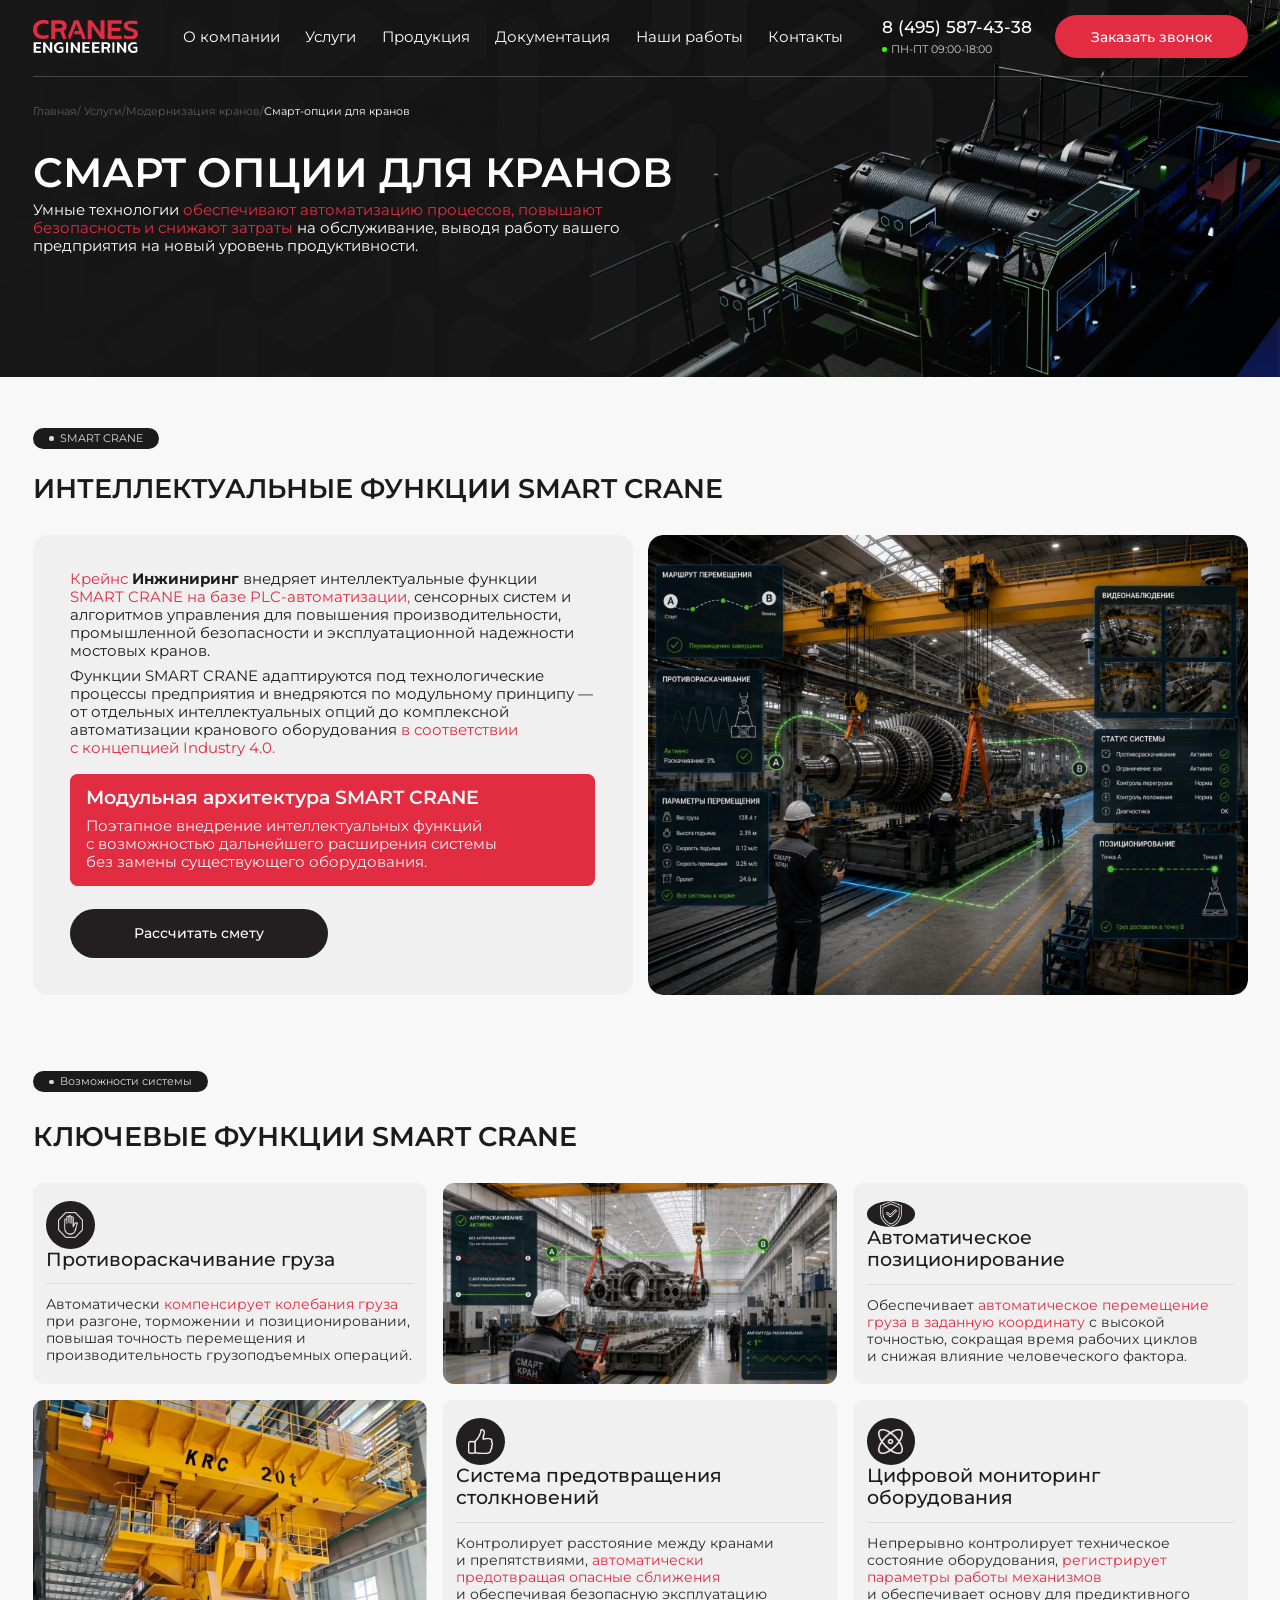
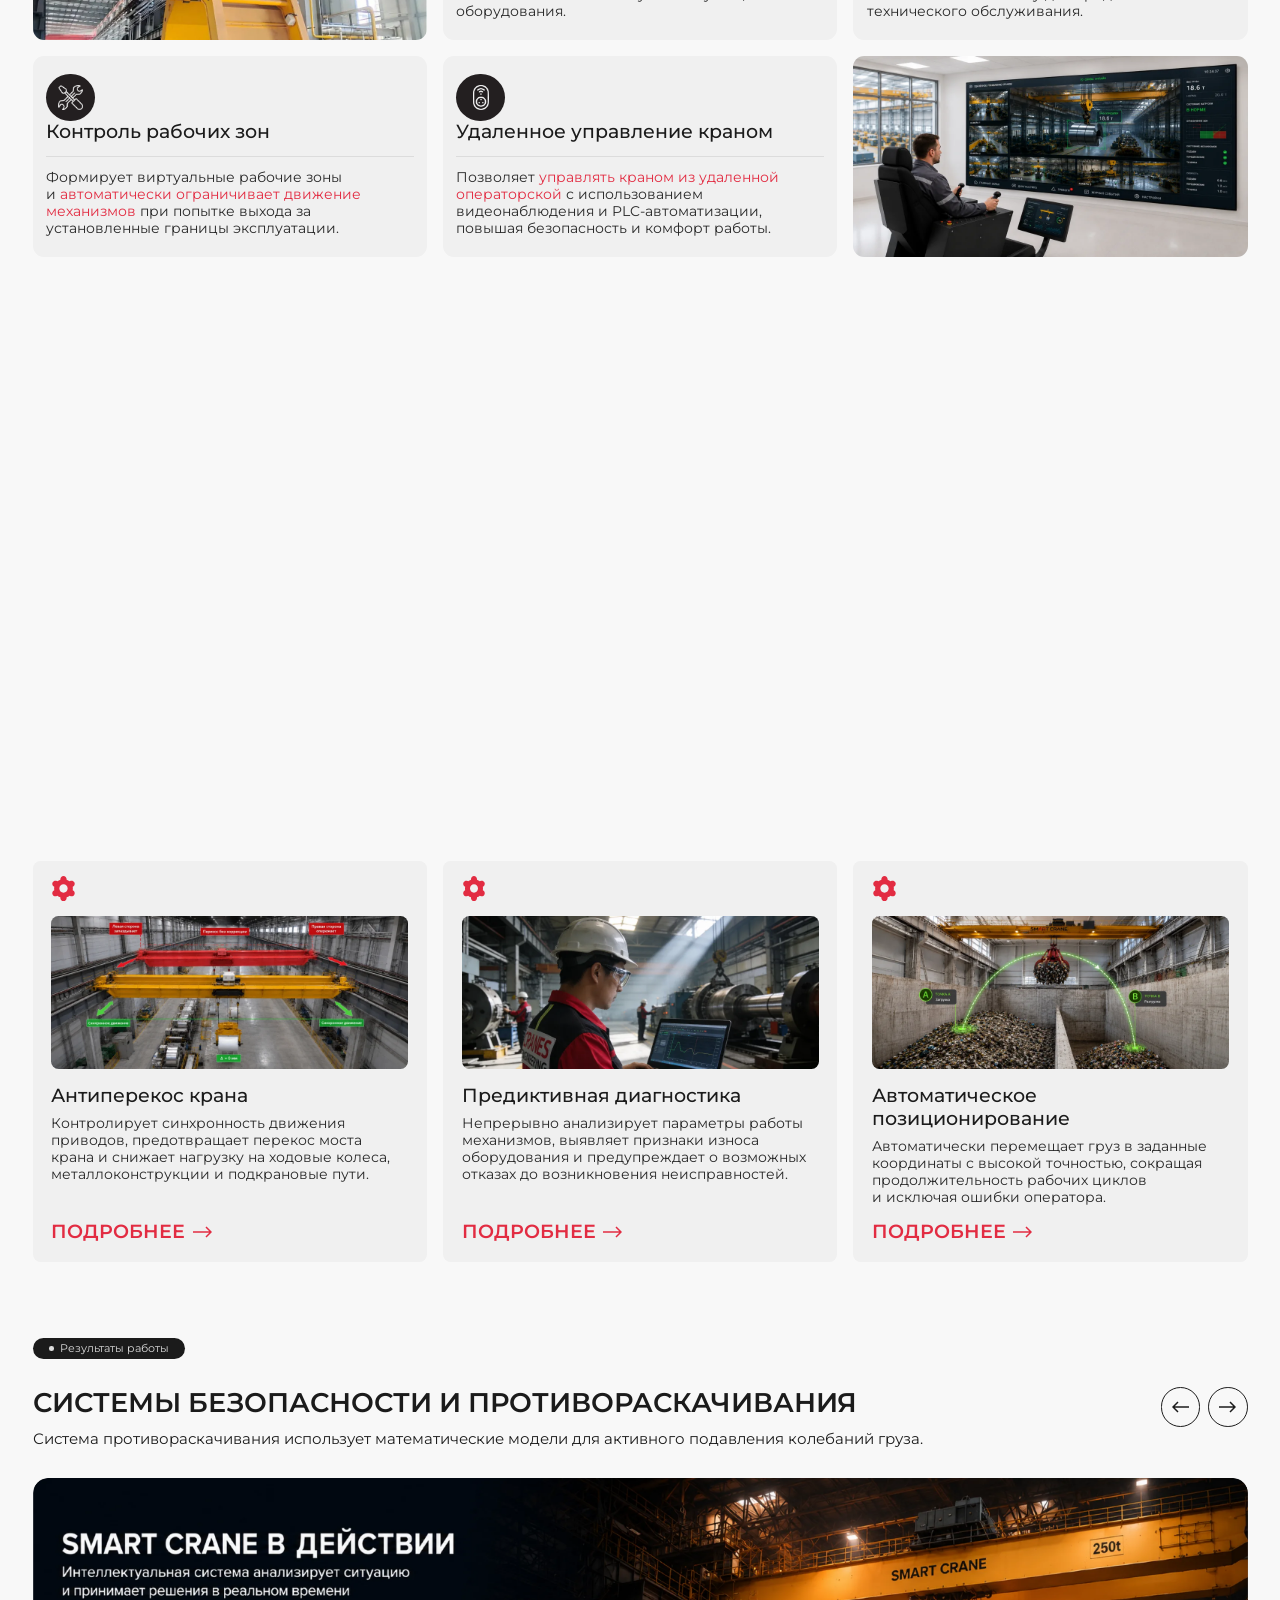
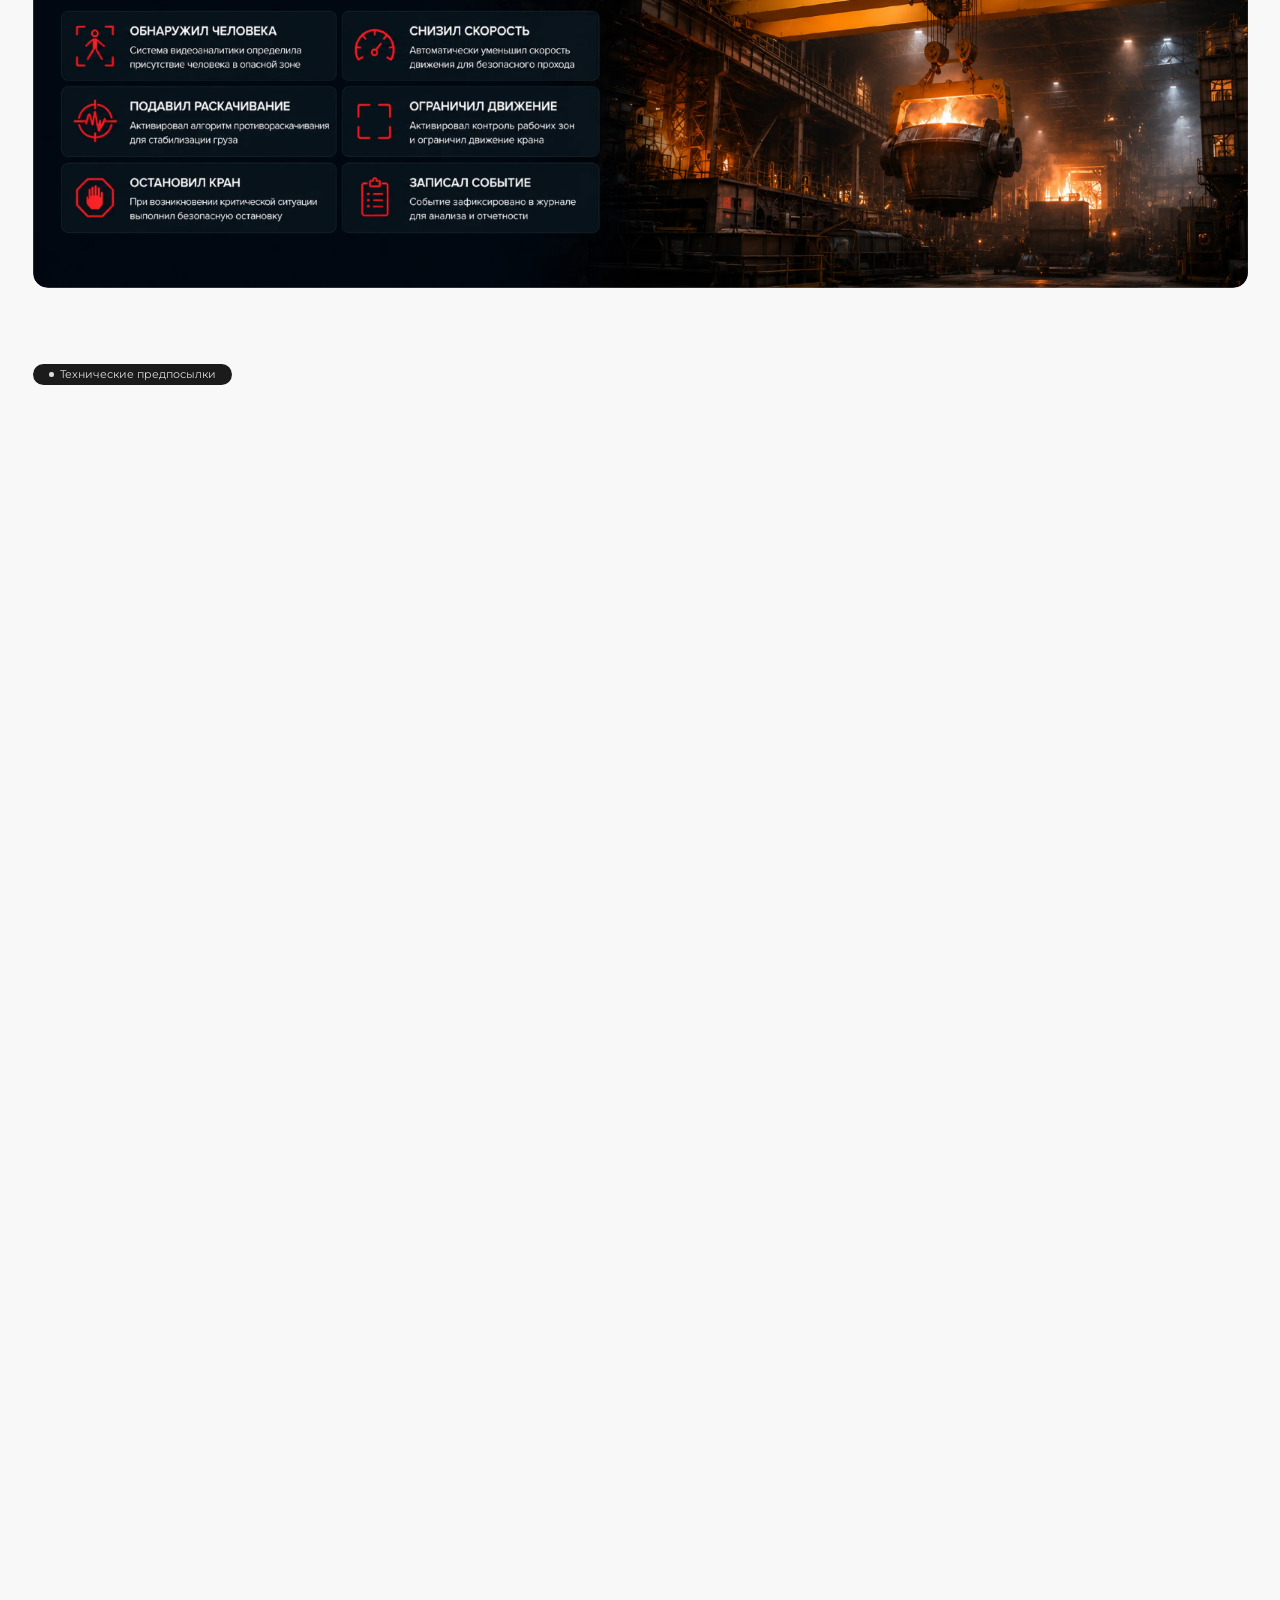
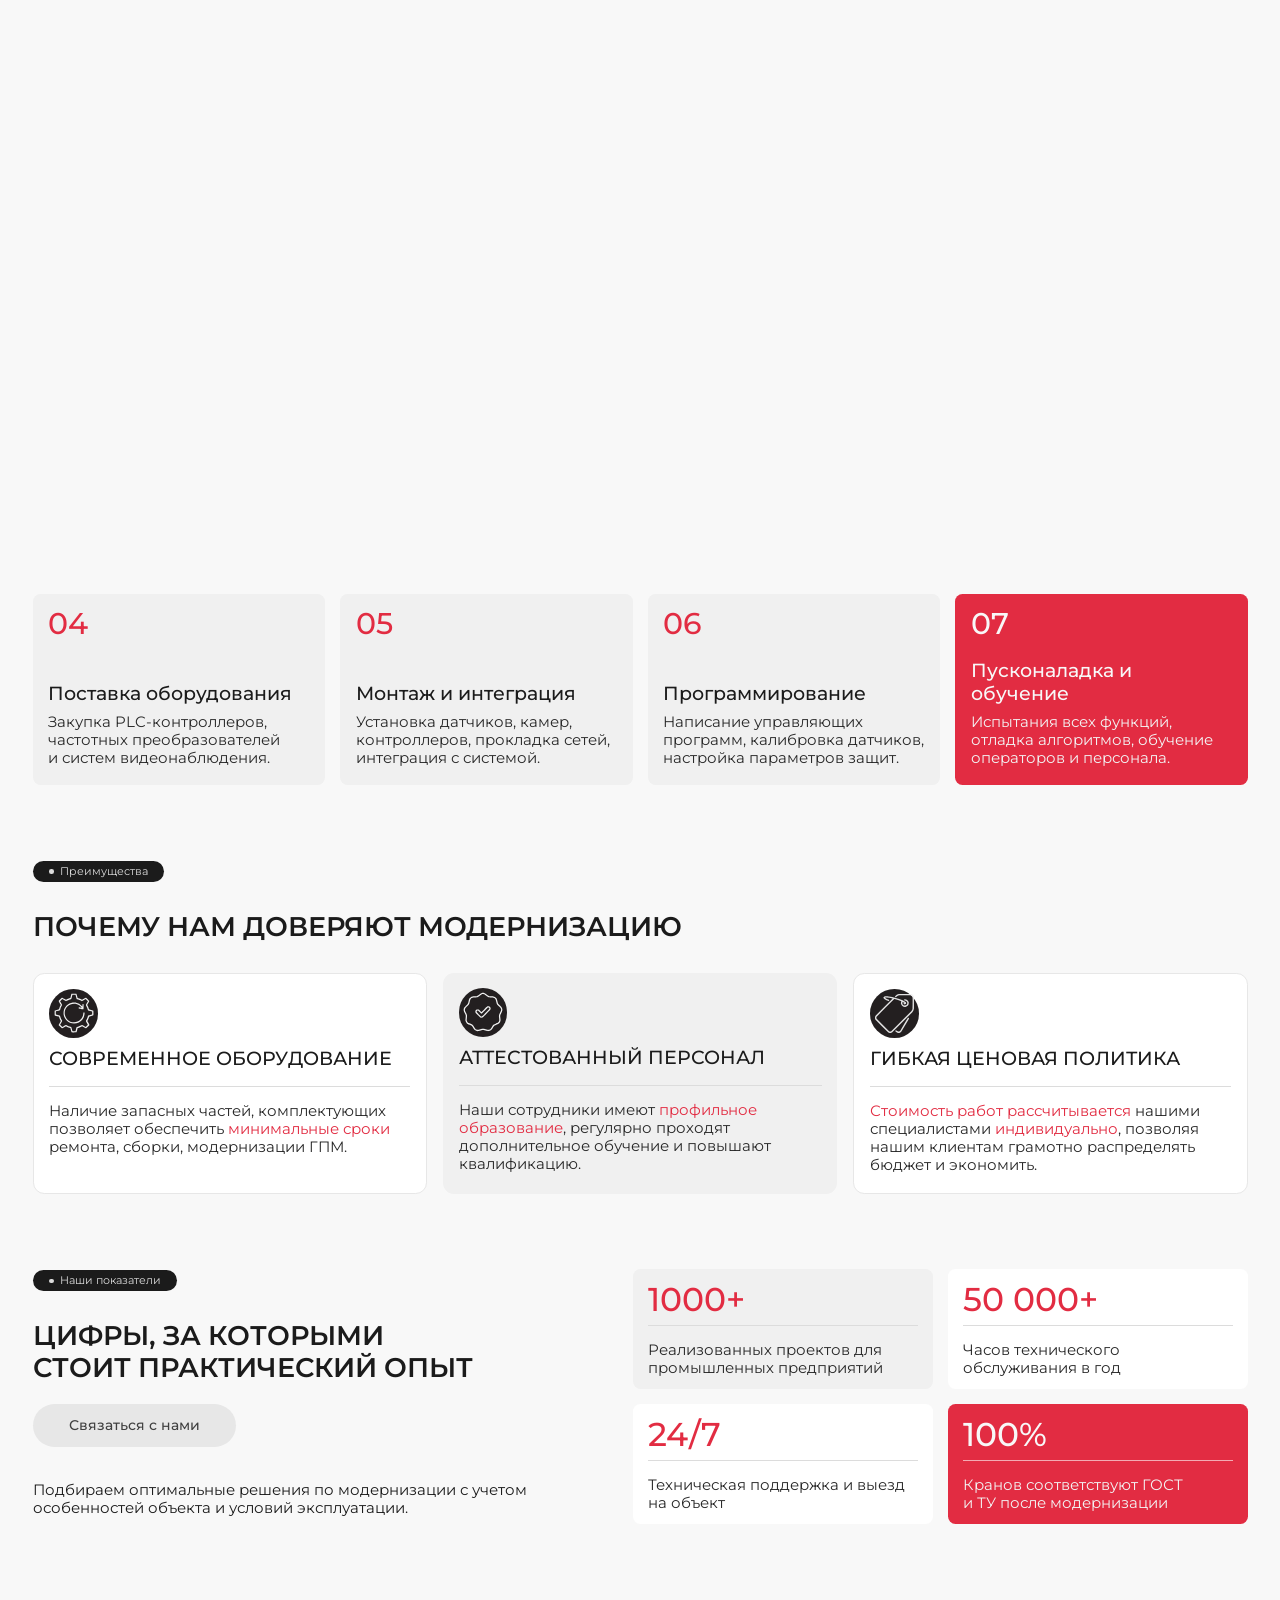
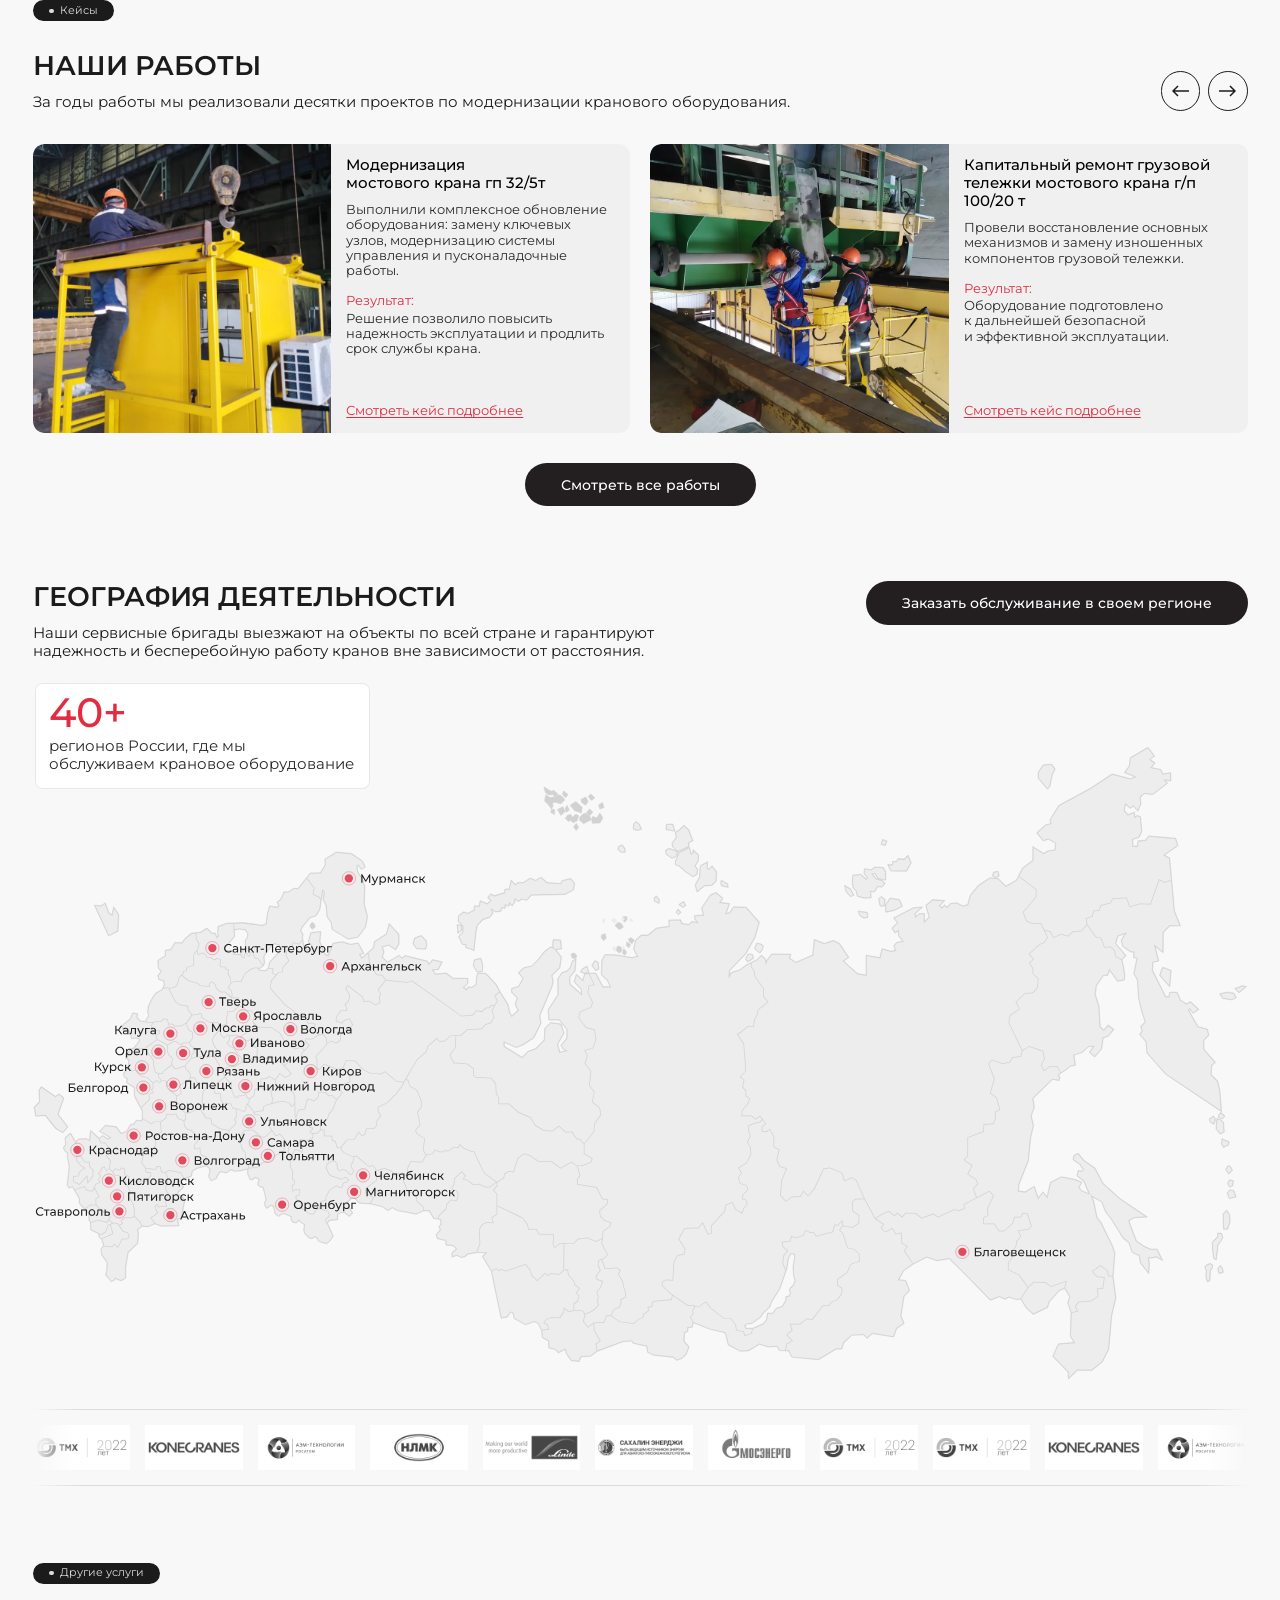
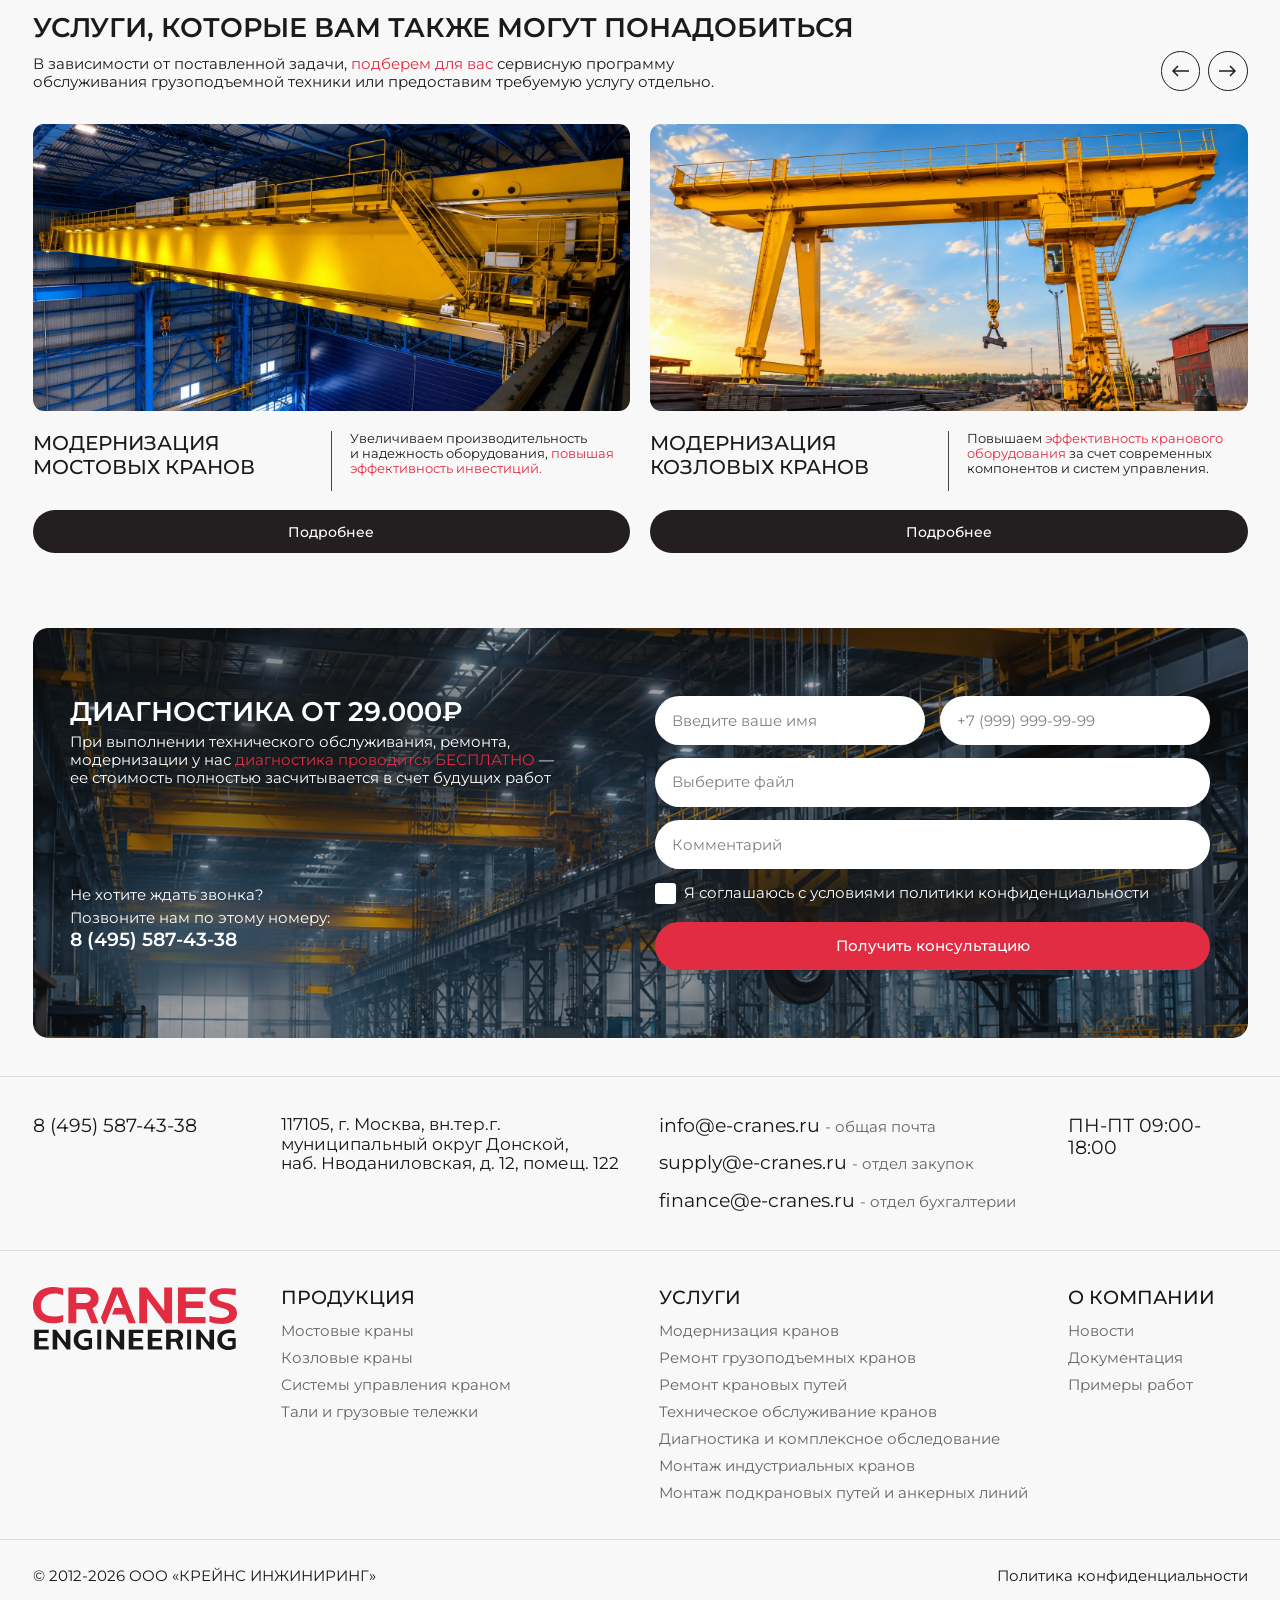
<file: smart-opcii-dlya-kranov.html>
<!DOCTYPE html>
<html lang="ru">
<head>
  <meta charset="UTF-8">
  <meta name="viewport" content="width=device-width, initial-scale=1.0, viewport-fit=cover">
  <title>Смарт-опции для кранов — CRANES ENGINEERING</title>
  <link rel="icon" href="data:,">
  <meta name="description" content="Смарт-опции для кранов: микроскорость, видеонаблюдение, адаптивное управление, антиперекос, предиктивная диагностика и автопозиционирование. Интеллектуальные функции Smart Crane.">
  <link rel="preload" href="assets/fonts/montserrat-cyrillic.woff2" as="font" type="font/woff2" crossorigin>
  <link rel="preload" href="assets/fonts/montserrat-latin.woff2" as="font" type="font/woff2" crossorigin>
  <link rel="preload" href="assets/img/hero-bg.webp" as="image" type="image/webp" fetchpriority="high">
  <link rel="stylesheet" href="assets/vendor/swiper/swiper-bundle.min.css">
  <link rel="stylesheet" href="assets/css/main.css">
  <link rel="stylesheet" href="assets/css/responsive.css">
</head>
<body>

  <section class="hero hero--smart">
    <div class="hero__bg"></div>
    <div class="hero__glow"></div>
    <div class="hero__crane"></div>
    <div class="hero__overlay"></div>

    <div class="container">
      <header class="header">
        <div class="header__row">
          <a class="header__logo" href="index.html">
            <img src="assets/img/logo-light.svg" alt="CRANES ENGINEERING" width="140" height="43">
          </a>
          <nav class="header__nav" aria-label="Основное меню">
            <ul>
              <li><a href="#">О компании</a></li>
              <li class="header__nav-item has-mega">
                <a href="uslugi.html" aria-haspopup="true" aria-expanded="false">Услуги</a>
                <div class="mega">
                  <ul class="mega__col mega__col--root">
                    <li class="mega__item is-parent" data-mega="modernizaciya">
                      <a href="modernizaciya-kranov.html">Модернизация кранов</a>
                    </li>
                    <li class="mega__item"><a href="avtomatizaciya-kranov.html">Автоматизация кранов</a></li>
                    <li class="mega__item"><a href="#">Удаленное управление кранами</a></li>
                    <li class="mega__item"><a href="remont-mostovyh-kranov.html">Ремонт грузоподъемных кранов</a></li>
                    <li class="mega__item"><a href="#">Техническое обслуживание кранов</a></li>
                    <li class="mega__item"><a href="#">Диагностика<br>и комплексное обследование</a></li>
                    <li class="mega__item"><a href="#">Монтаж индустриальных кранов</a></li>
                    <li class="mega__item"><a href="#">Ремонт крановых путей</a></li>
                  </ul>
                  <ul class="mega__col mega__col--sub" data-mega-sub="modernizaciya">
                    <li class="mega__item"><a href="modernizaciya-kozlovyh-kranov.html">Модернизация козловых кранов</a></li>
                    <li class="mega__item"><a href="modernizaciya-mostovyh-kranov.html">Модернизация мостовых кранов</a></li>
                    <li class="mega__item"><a href="modernizaciya-portalnyh-kranov.html">Модернизация портальных кранов</a></li>
                    <li class="mega__item"><a href="#">Перевод кранов на радиоуправление</a></li>
                    <li class="mega__item"><a href="smart-opcii-dlya-kranov.html">Смарт опции для кранов</a></li>
                  </ul>
                </div>
              </li>
              <li><a href="#">Продукция</a></li>
              <li><a href="#">Документация</a></li>
              <li><a href="#">Наши работы</a></li>
              <li><a href="#">Контакты</a></li>
            </ul>
          </nav>
          <div class="header__contacts">
            <a class="header__phone" href="tel:+74955874338">8 (495) 587-43-38</a>
            <span class="header__hours">ПН-ПТ 09:00-18:00</span>
          </div>
          <button class="btn header__cta" type="button" data-popup="popup-callback">Заказать звонок</button>
          <button class="burger" type="button" aria-label="Открыть меню" aria-expanded="false" aria-controls="mobile-menu">
            <span></span><span></span><span></span>
          </button>
        </div>
        <hr class="header__divider">
      </header>

      <div class="mobile-menu" id="mobile-menu" hidden>
        <nav aria-label="Мобильное меню">
          <ul class="mobile-menu__list">
            <li><a href="#">О компании</a></li>
            <li><a href="uslugi.html">Услуги</a></li>
            <li><a href="#">Продукция</a></li>
            <li><a href="#">Документация</a></li>
            <li><a href="#">Наши работы</a></li>
            <li><a href="#">Контакты</a></li>
          </ul>
        </nav>
        <div class="mobile-menu__contacts">
          <a class="mobile-menu__phone" href="tel:+74955874338">8 (495) 587-43-38</a>
          <span class="header__hours">ПН-ПТ 09:00-18:00</span>
          <button class="btn" type="button" data-popup="popup-callback">Заказать звонок</button>
        </div>
      </div>

      <nav class="breadcrumbs" aria-label="Хлебные крошки">
        <a href="index.html">Главная</a>/ <a href="uslugi.html">Услуги</a>/<a href="modernizaciya-kranov.html">Модернизация кранов</a>/<span class="breadcrumbs__current">Смарт-опции для кранов</span>
      </nav>

      <h1 class="hero__title">Смарт опции для кранов</h1>
      <p class="hero__lead">
        Умные технологии <span class="accent">обеспечивают автоматизацию процессов, повышают
        безопасность и&nbsp;снижают затраты</span> на&nbsp;обслуживание, выводя работу вашего
        предприятия на&nbsp;новый уровень продуктивности.
      </p>
    </div>
  </section>

  <section class="about about--intellect">
    <div class="container">
      <span class="section-badge" data-reveal>SMART CRANE</span>
      <h2 class="section-title about__title" data-reveal>Интеллектуальные функции SMART CRANE</h2>
      <div class="about__grid">
        <div class="about__card" data-reveal>
          <p class="about__text">
            <span class="accent">Крейнс</span> <b>Инжиниринг</b> внедряет интеллектуальные функции<br>
            <span class="accent">SMART CRANE на базе PLC-автоматизации,</span> сенсорных систем и<br>
            алгоритмов управления для повышения производительности,<br>
            промышленной безопасности и эксплуатационной надежности<br>
            мостовых кранов.
          </p>
          <p class="about__text">
            Функции SMART CRANE адаптируются под технологические процессы предприятия
            и&nbsp;внедряются по&nbsp;модульному принципу — от&nbsp;отдельных интеллектуальных
            опций до&nbsp;комплексной автоматизации кранового оборудования
            <span class="accent">в&nbsp;соответствии с&nbsp;концепцией Industry 4.0.</span>
          </p>
          <div class="about__highlight">
            <p class="about__highlight-title">Модульная архитектура SMART CRANE</p>
            <p class="about__highlight-text">
              Поэтапное внедрение интеллектуальных функций с&nbsp;возможностью дальнейшего
              расширения системы без&nbsp;замены существующего оборудования.
            </p>
          </div>
          <button class="btn btn--dark about__btn" type="button">Рассчитать смету</button>
        </div>
        <div class="about__photo about__photo--hud" data-reveal>
          <img src="assets/img/smart-intellect-hud.webp" alt="Интеллектуальные функции SMART CRANE" loading="lazy">
        </div>
      </div>
    </div>
  </section>

  <section class="keyfunc">
    <div class="container">
      <span class="section-badge" data-reveal>Возможности системы</span>
      <h2 class="section-title keyfunc__title" data-reveal>Ключевые функции SMART CRANE</h2>
      <div class="keyfunc__grid">

        <article class="keyfunc-card" data-reveal>
          <span class="keyfunc-card__icon"><img src="assets/img/key-sym-antisway.webp" alt="" width="34" height="34"></span>
          <h3 class="keyfunc-card__title">Противораскачивание груза</h3>
          <p class="keyfunc-card__text">
            Автоматически <span class="accent">компенсирует колебания груза</span><br>
            при&nbsp;разгоне, торможении и&nbsp;позиционировании,<br>
            повышая точность перемещения и<br>
            производительность грузоподъемных операций.
          </p>
        </article>

        <div class="keyfunc-photo" data-reveal>
          <img src="assets/img/smart-key-1.webp" alt="Противораскачивание груза" loading="lazy">
        </div>

        <article class="keyfunc-card" data-reveal>
          <span class="keyfunc-card__icon"><img src="assets/img/key-sym-autopos.webp" alt="" width="34" height="34"></span>
          <h3 class="keyfunc-card__title">Автоматическое позиционирование</h3>
          <p class="keyfunc-card__text">
            Обеспечивает <span class="accent">автоматическое перемещение груза в&nbsp;заданную
            координату</span> с&nbsp;высокой точностью, сокращая время рабочих циклов<br>
            и&nbsp;снижая влияние человеческого фактора.
          </p>
        </article>

        <div class="keyfunc-photo" data-reveal>
          <img src="assets/img/smart-key-2.webp" alt="Мостовой кран" loading="lazy">
        </div>

        <article class="keyfunc-card" data-reveal>
          <span class="keyfunc-card__icon"><img src="assets/img/key-sym-collision.webp" alt="" width="34" height="34"></span>
          <h3 class="keyfunc-card__title">Система предотвращения столкновений</h3>
          <p class="keyfunc-card__text">
            Контролирует расстояние между кранами<br>
            и&nbsp;препятствиями, <span class="accent">автоматически<br>
            предотвращая опасные сближения</span><br>
            и&nbsp;обеспечивая безопасную эксплуатацию<br>
            оборудования.
          </p>
        </article>

        <article class="keyfunc-card" data-reveal>
          <span class="keyfunc-card__icon"><img src="assets/img/key-sym-monitoring.webp" alt="" width="34" height="34"></span>
          <h3 class="keyfunc-card__title">Цифровой мониторинг оборудования</h3>
          <p class="keyfunc-card__text">
            Непрерывно контролирует техническое<br>
            состояние оборудования, <span class="accent">регистрирует<br>
            параметры работы механизмов</span><br>
            и&nbsp;обеспечивает основу для предиктивного<br>
            технического обслуживания.
          </p>
        </article>

        <article class="keyfunc-card" data-reveal>
          <span class="keyfunc-card__icon"><img src="assets/img/key-sym-zones.webp" alt="" width="34" height="34"></span>
          <h3 class="keyfunc-card__title">Контроль рабочих зон</h3>
          <p class="keyfunc-card__text">
            Формирует виртуальные рабочие зоны<br>
            и&nbsp;<span class="accent">автоматически ограничивает движение<br>
            механизмов</span> при&nbsp;попытке выхода за<br>
            установленные границы эксплуатации.
          </p>
        </article>

        <article class="keyfunc-card" data-reveal>
          <span class="keyfunc-card__icon"><img src="assets/img/key-sym-remote.webp" alt="" width="34" height="34"></span>
          <h3 class="keyfunc-card__title">Удаленное управление краном</h3>
          <p class="keyfunc-card__text">
            Позволяет <span class="accent">управлять краном из&nbsp;удаленной операторской</span>
            с&nbsp;использованием видеонаблюдения и&nbsp;PLC-автоматизации, повышая безопасность
            и&nbsp;комфорт работы.
          </p>
        </article>

        <div class="keyfunc-photo" data-reveal>
          <img src="assets/img/smart-key-3.webp" alt="Удаленная операторская" loading="lazy">
        </div>

      </div>
    </div>
  </section>

  <section class="solutions">
    <div class="container">
      <span class="section-badge" data-reveal>Что внедряем</span>
      <h2 class="section-title solutions__title" data-reveal>Дополнительные функции Smart Crane</h2>

      <div class="solutions__grid">

        <article class="solution-card" data-reveal>
          <img class="solution-card__icon" src="assets/img/icon-gear.svg" alt="" width="33" height="33">
          <img class="solution-card__photo" src="assets/img/smart-card-microspeed.webp" alt="Микроскорость" loading="lazy">
          <h3 class="solution-card__title">Микроскорость</h3>
          <p class="solution-card__text">
            Точное управление механизмами на скоростях 1–5% от&nbsp;номинальной для выполнения
            монтажных, сборочных и&nbsp;высокоточных технологических операций.
          </p>
          <button class="solution-card__more" type="button" data-popup="popup-microspeed">
            Подробнее
            <svg width="19" height="12" viewBox="0 0 19 12" fill="none"><path d="M13 1l5 5-5 5M18 6H0" stroke="currentColor" stroke-width="1.5"/></svg>
          </button>
        </article>

        <article class="solution-card" data-reveal>
          <img class="solution-card__icon" src="assets/img/icon-gear.svg" alt="" width="33" height="33">
          <img class="solution-card__photo" src="assets/img/smart-card-video.webp" alt="Система видеонаблюдения" loading="lazy">
          <h3 class="solution-card__title">Система видеонаблюдения</h3>
          <p class="solution-card__text">
            Промышленные IP-камеры обеспечивают визуальный контроль рабочей зоны, удаленное
            наблюдение за&nbsp;грузовыми операциями и&nbsp;запись событий.
          </p>
          <button class="solution-card__more" type="button" data-popup="popup-video">
            Подробнее
            <svg width="19" height="12" viewBox="0 0 19 12" fill="none"><path d="M13 1l5 5-5 5M18 6H0" stroke="currentColor" stroke-width="1.5"/></svg>
          </button>
        </article>

        <article class="solution-card" data-reveal>
          <img class="solution-card__icon" src="assets/img/icon-gear.svg" alt="" width="33" height="33">
          <img class="solution-card__photo" src="assets/img/smart-card-adaptive.webp" alt="Адаптивное управление скоростью" loading="lazy">
          <h3 class="solution-card__title">Адаптивное управление скоростью</h3>
          <p class="solution-card__text">
            Автоматически изменяет скорость движения механизмов в&nbsp;зависимости от&nbsp;массы
            груза, положения тележки и&nbsp;технологического режима работы.
          </p>
          <button class="solution-card__more" type="button" data-popup="popup-adaptive">
            Подробнее
            <svg width="19" height="12" viewBox="0 0 19 12" fill="none"><path d="M13 1l5 5-5 5M18 6H0" stroke="currentColor" stroke-width="1.5"/></svg>
          </button>
        </article>

        <article class="solution-card" data-reveal>
          <img class="solution-card__icon" src="assets/img/icon-gear.svg" alt="" width="33" height="33">
          <img class="solution-card__photo" src="assets/img/smart-card-antiskew.webp" alt="Антиперекос крана" loading="lazy">
          <h3 class="solution-card__title">Антиперекос крана</h3>
          <p class="solution-card__text">
            Контролирует синхронность движения приводов, предотвращает перекос моста крана
            и&nbsp;снижает нагрузку на&nbsp;ходовые колеса, металлоконструкции и&nbsp;подкрановые пути.
          </p>
          <button class="solution-card__more" type="button" data-popup="popup-antiskew">
            Подробнее
            <svg width="19" height="12" viewBox="0 0 19 12" fill="none"><path d="M13 1l5 5-5 5M18 6H0" stroke="currentColor" stroke-width="1.5"/></svg>
          </button>
        </article>

        <article class="solution-card" data-reveal>
          <img class="solution-card__icon" src="assets/img/icon-gear.svg" alt="" width="33" height="33">
          <img class="solution-card__photo" src="assets/img/smart-card-prediag.webp" alt="Предиктивная диагностика" loading="lazy">
          <h3 class="solution-card__title">Предиктивная диагностика</h3>
          <p class="solution-card__text">
            Непрерывно анализирует параметры работы механизмов, выявляет признаки износа
            оборудования и&nbsp;предупреждает о&nbsp;возможных отказах до&nbsp;возникновения неисправностей.
          </p>
          <button class="solution-card__more" type="button" data-popup="popup-prediag">
            Подробнее
            <svg width="19" height="12" viewBox="0 0 19 12" fill="none"><path d="M13 1l5 5-5 5M18 6H0" stroke="currentColor" stroke-width="1.5"/></svg>
          </button>
        </article>

        <article class="solution-card" data-reveal>
          <img class="solution-card__icon" src="assets/img/icon-gear.svg" alt="" width="33" height="33">
          <img class="solution-card__photo" src="assets/img/smart-card-autopos.webp" alt="Автоматическое позиционирование" loading="lazy">
          <h3 class="solution-card__title">Автоматическое позиционирование</h3>
          <p class="solution-card__text">
            Автоматически перемещает груз в&nbsp;заданные координаты с&nbsp;высокой точностью,
            сокращая продолжительность рабочих циклов и&nbsp;исключая ошибки оператора.
          </p>
          <button class="solution-card__more" type="button" data-popup="popup-autopos">
            Подробнее
            <svg width="19" height="12" viewBox="0 0 19 12" fill="none"><path d="M13 1l5 5-5 5M18 6H0" stroke="currentColor" stroke-width="1.5"/></svg>
          </button>
        </article>

      </div>
    </div>
  </section>

  <section class="safety">
    <div class="container">
      <span class="section-badge" data-reveal>Результаты работы</span>
      <div class="safety__head" data-reveal>
        <div>
          <h2 class="section-title">Системы безопасности и противораскачивания</h2>
          <p class="safety__lead">
            Система противораскачивания использует математические модели для&nbsp;активного
            подавления колебаний груза.
          </p>
        </div>
        <div class="slider-nav">
          <button class="slider-arrow safety__prev" type="button" aria-label="Предыдущий слайд">
            <svg width="17" height="12" viewBox="0 0 17 12" fill="none"><path d="M6 1 1 6l5 5M1 6h16" stroke="currentColor" stroke-width="1.5"/></svg>
          </button>
          <button class="slider-arrow safety__next" type="button" aria-label="Следующий слайд">
            <svg width="17" height="12" viewBox="0 0 17 12" fill="none"><path d="M11 1l5 5-5 5M16 6H0" stroke="currentColor" stroke-width="1.5"/></svg>
          </button>
        </div>
      </div>
      <div class="safety__slider swiper" data-reveal>
        <div class="swiper-wrapper">
          <div class="swiper-slide safety__slide">
            <img src="assets/img/smart-safety-1.webp" alt="SMART CRANE в действии: обнаружение человека, подавление раскачивания, ограничение движения, остановка крана" loading="lazy">
          </div>
          <div class="swiper-slide safety__slide">
            <img src="assets/img/smart-safety-2.webp" alt="SMART CRANE в действии" loading="lazy">
          </div>
          <div class="swiper-slide safety__slide">
            <img src="assets/img/smart-safety-3.webp" alt="SMART CRANE в действии" loading="lazy">
          </div>
        </div>
      </div>
    </div>
  </section>

  <section class="whenneed">
    <div class="container">
      <span class="section-badge" data-reveal>Технические предпосылки</span>
      <h2 class="section-title whenneed__title" data-reveal>Когда необходимо внедрение SMART CRANE</h2>
      <p class="whenneed__lead" data-reveal>
        Интеллектуальная система Smart Crane обеспечивает <span class="accent">максимальный эффект
        на&nbsp;предприятиях с&nbsp;высокой интенсивностью грузоподъемных операций,</span> где
        предъявляются повышенные требования к&nbsp;производительности, безопасности и&nbsp;точности
        позиционирования грузов.
      </p>
      <div class="whenneed__grid">

        <article class="when-card" data-reveal>
          <img class="when-card__icon" src="assets/img/icon-gear.svg" alt="" width="40" height="40">
          <h3 class="when-card__title">Требуется высокая точность позиционирования</h3>
          <p class="when-card__text">Монтаж оборудования, автоматизированные производственные линии, складские<br>и&nbsp;логистические комплексы.</p>
        </article>

        <article class="when-card" data-reveal>
          <img class="when-card__icon" src="assets/img/icon-gear.svg" alt="" width="40" height="40">
          <h3 class="when-card__title">Выполняются ответственные грузоподъемные операции</h3>
          <p class="when-card__text">Транспортировка ковшей, рулонов, длинномерных конструкций, контейнеров и&nbsp;других дорогостоящих грузов.</p>
        </article>

        <article class="when-card" data-reveal>
          <img class="when-card__icon" src="assets/img/icon-gear.svg" alt="" width="40" height="40">
          <h3 class="when-card__title">Реализуются проекты цифровизации производства</h3>
          <p class="when-card__text">Внедрение технологий Industry 4.0, удаленного управления, промышленной автоматизации и&nbsp;интеллектуального мониторинга оборудования.</p>
        </article>

        <article class="when-card" data-reveal>
          <img class="when-card__icon" src="assets/img/icon-gear.svg" alt="" width="40" height="40">
          <h3 class="when-card__title">Эксплуатируются краны в&nbsp;интенсивном режиме</h3>
          <p class="when-card__text">Многосменная работа, высокая загрузка и&nbsp;большое количество рабочих циклов.</p>
        </article>

        <article class="when-card" data-reveal>
          <img class="when-card__icon" src="assets/img/icon-gear.svg" alt="" width="40" height="40">
          <h3 class="when-card__title">Ограничена рабочая зона крана</h3>
          <p class="when-card__text">Совместная работа нескольких кранов, оборудования и&nbsp;производственного персонала.</p>
        </article>

        <div class="when-photo" data-reveal>
          <img src="assets/img/smart-when.webp" alt="Специалист CRANES ENGINEERING" loading="lazy">
        </div>

      </div>
    </div>
  </section>

  <section class="consult" id="zayavka">
    <div class="container">
      <form class="consult__box" action="#" method="post" data-reveal>
        <h2 class="section-title">Бесплатная консультация</h2>
        <p class="consult__text">
          Если вы хотите, чтобы крановое оборудование работало эффективно, бесперебойно, информативно,<br>
          <span class="accent">мы подберем функции</span>, которые отвечают
          требованиям именно вашего производственного процесса.
        </p>
        <div class="consult__row">
          <input class="consult__input" type="text" name="name" placeholder="Введите ваше имя" required>
          <input class="consult__input" type="tel" name="phone" placeholder="+7 (999) 999-99-99" required>
          <button class="btn consult__submit" type="submit">Получить консультацию</button>
        </div>
        <label class="consult__agree">
          <input type="checkbox" name="agree" required>
          <span class="consult__checkbox" aria-hidden="true"></span>
          Я соглашаюсь с условиями политики конфиденциальности
        </label>
      </form>
    </div>
  </section>

  <section class="effect">
    <div class="container">
      <span class="section-badge" data-reveal>Что вы получите</span>
      <div class="effect__head" data-reveal>
        <h2 class="section-title">Экономический эффект интеллектуальных функций</h2>
        <div class="effect__nav">
          <button class="effect__arrow effect__arrow--prev" type="button" aria-label="Предыдущий слайд">
            <svg width="17" height="12" viewBox="0 0 17 12" fill="none"><path d="M6 1 1 6l5 5M1 6h16" stroke="currentColor" stroke-width="1.5"/></svg>
          </button>
          <button class="effect__arrow effect__arrow--next" type="button" aria-label="Следующий слайд">
            <svg width="17" height="12" viewBox="0 0 17 12" fill="none"><path d="M11 1l5 5-5 5M16 6H0" stroke="currentColor" stroke-width="1.5"/></svg>
          </button>
        </div>
      </div>

      <div class="effect__slider swiper" data-reveal>
        <div class="swiper-wrapper">
          <div class="swiper-slide effect-card">
            <img class="effect-card__photo" src="assets/img/smart-effect-bg-1.webp" alt="Рост производительности" loading="lazy">
            <div class="effect-card__shade"></div>
            <span class="effect-card__icon">
              <img src="assets/img/icon-shield.svg" alt="" width="20" height="22">
            </span>
            <div class="effect-card__body">
              <h3 class="effect-card__title">Рост производительности на 20–40%</h3>
              <p class="effect-card__caption">Сокращение времени рабочих циклов, уменьшение раскачивания груза, повышение скорости точного позиционирования и снижение количества повторных операций. Исследования и промышленные проекты показывают сокращение времени цикла примерно на 20–25%, а в отдельных сценариях — существенно больше.</p>
            </div>
          </div>

          <div class="swiper-slide effect-card">
            <img class="effect-card__photo" src="assets/img/smart-effect-bg-2.webp" alt="Снижение затрат на техническое обслуживание" loading="lazy">
            <div class="effect-card__shade"></div>
            <span class="effect-card__icon">
              <img src="assets/img/icon-shield.svg" alt="" width="20" height="22">
            </span>
            <div class="effect-card__body">
              <h3 class="effect-card__title">Снижение затрат на техническое обслуживание до 40%</h3>
              <p class="effect-card__caption effect-card__caption--big is-cost">Переход от планового ремонта к обслуживанию<br>по фактическому состоянию оборудования, раннее обнаружение неисправностей, сокращение аварийных ремонтов и&nbsp;оптимизация запасов запасных частей.</p>
            </div>
          </div>

          <div class="swiper-slide effect-card">
            <img class="effect-card__photo" src="assets/img/smart-effect-bg-3.webp" alt="Снижение энергопотребления" loading="lazy">
            <div class="effect-card__shade"></div>
            <span class="effect-card__icon">
              <img src="assets/img/icon-shield.svg" alt="" width="20" height="22">
            </span>
            <div class="effect-card__body">
              <h3 class="effect-card__title">Снижение энергопотребления до 25%</h3>
              <p class="effect-card__caption effect-card__caption--big">Оптимизация алгоритмов движения, применение частотного регулирования, сокращение холостых перемещений, использование рекуперации энергии при торможении (при наличии соответствующего оборудования).</p>
            </div>
          </div>

          <div class="swiper-slide effect-card">
            <img class="effect-card__photo" src="assets/img/smart-effect-bg-4.webp" alt="Повышение безопасности" loading="lazy">
            <div class="effect-card__shade"></div>
            <span class="effect-card__icon">
              <img src="assets/img/icon-shield.svg" alt="" width="20" height="22">
            </span>
            <div class="effect-card__body">
              <h3 class="effect-card__title">Повышение безопасности производственных операций</h3>
              <p class="effect-card__caption effect-card__caption--18">Автоматическое предотвращение столкновений, контроль опасных зон, снижение человеческого фактора и защита оборудования от перегрузок и&nbsp;ошибок оператора.</p>
            </div>
          </div>

          <div class="swiper-slide effect-card">
            <img class="effect-card__photo" src="assets/img/smart-effect-bg-5.webp" alt="Увеличение срока службы" loading="lazy">
            <div class="effect-card__shade"></div>
            <span class="effect-card__icon">
              <img src="assets/img/icon-shield.svg" alt="" width="20" height="22">
            </span>
            <div class="effect-card__body">
              <h3 class="effect-card__title">Увеличение срока службы оборудования на 15–20 лет</h3>
              <p class="effect-card__caption effect-card__caption--18">Плавное управление механизмами, снижение динамических нагрузок, уменьшение ударных режимов работы, контроль перегрузок и постоянный мониторинг технического состояния.</p>
            </div>
          </div>

          <div class="swiper-slide effect-card">
            <img class="effect-card__photo" src="assets/img/smart-effect-bg-6.webp" alt="Повышение коэффициента технической готовности" loading="lazy">
            <div class="effect-card__shade"></div>
            <span class="effect-card__icon">
              <img src="assets/img/icon-shield.svg" alt="" width="20" height="22">
            </span>
            <div class="effect-card__body">
              <h3 class="effect-card__title">Повышение коэффициента технической готовности до 98%</h3>
              <p class="effect-card__caption effect-card__caption--18">Непрерывный мониторинг состояния механизмов, прогнозирование отказов, сокращение внеплановых простоев и увеличение времени готовности оборудования к работе. Практические проекты показывают рост доступности оборудования примерно с 92% до 98% при внедрении предиктивного обслуживания.</p>
            </div>
          </div>
        
        </div>
      </div>
    </div>
  </section>

  <section class="stages stages--smart">
    <div class="container">
      <span class="section-badge" data-reveal>Этапы</span>
      <h2 class="section-title stages__title" data-reveal>Этапы внедрения интеллектуальных функций</h2>
      <p class="stages__lead" data-reveal>
        <span class="accent">Крейнс</span> <b>Инжиниринг</b>&nbsp;ваш проводник в&nbsp;мир новых
        технологий. Проводим полный технический аудит, составляем план модернизации
        и&nbsp;рекомендуем оптимальный набор опций.
      </p>

      <div class="stages__grid">
        <div class="stage-card" data-reveal>
          <span class="stage-card__num">01</span>
          <h3 class="stage-card__title">Технический аудит</h3>
          <p class="stage-card__text">Анализ состояния крана,<br>режимов работы и&nbsp;возможностей<br>для&nbsp;автоматизации.</p>
        </div>
        <div class="stage-card" data-reveal>
          <span class="stage-card__num">02</span>
          <h3 class="stage-card__title">Подбор функций</h3>
          <p class="stage-card__text">Выбор интеллектуальных опций с&nbsp;учетом задач производства и&nbsp;особенностей эксплуатации.</p>
        </div>
        <div class="stage-card stage-card--photo" data-reveal>
          <img src="assets/img/smart-stages-photo.webp" alt="Специалист со SMART CRANE" loading="lazy">
        </div>
        <div class="stage-card" data-reveal>
          <span class="stage-card__num">03</span>
          <h3 class="stage-card__title">Проектирование</h3>
          <p class="stage-card__text">Разработка технического задания,<br>схем интеграции, программного<br>обеспечения.</p>
        </div>
        <div class="stage-card" data-reveal>
          <span class="stage-card__num">04</span>
          <h3 class="stage-card__title">Поставка оборудования</h3>
          <p class="stage-card__text">Закупка PLC-контроллеров, частотных преобразователей и&nbsp;систем видеонаблюдения.</p>
        </div>
        <div class="stage-card" data-reveal>
          <span class="stage-card__num">05</span>
          <h3 class="stage-card__title">Монтаж и интеграция</h3>
          <p class="stage-card__text">Установка датчиков, камер, контроллеров, прокладка сетей, интеграция с&nbsp;системой.</p>
        </div>
        <div class="stage-card" data-reveal>
          <span class="stage-card__num">06</span>
          <h3 class="stage-card__title">Программирование</h3>
          <p class="stage-card__text">Написание управляющих программ, калибровка датчиков, настройка параметров защит.</p>
        </div>
        <div class="stage-card stage-card--accent" data-reveal>
          <span class="stage-card__num">07</span>
          <h3 class="stage-card__title">Пусконаладка и обучение</h3>
          <p class="stage-card__text">Испытания всех функций,<br>отладка алгоритмов, обучение<br>операторов и&nbsp;персонала.</p>
        </div>
      </div>
    </div>
  </section>

  <section class="advantages">
    <div class="container">
      <span class="section-badge" data-reveal>Преимущества</span>
      <h2 class="section-title advantages__title" data-reveal>Почему нам доверяют модернизацию</h2>
      <div class="advantages__grid">
        <div class="advantage-card advantage-card--white" data-reveal>
          <span class="advantage-card__icon">
            <img src="assets/img/icon-equipment.svg" alt="" width="40" height="40">
          </span>
          <h3 class="advantage-card__title">Современное оборудование</h3>
          <p class="advantage-card__text">
            Наличие запасных частей, комплектующих позволяет обеспечить
            <span class="accent">минимальные сроки</span> ремонта, сборки, модернизации ГПМ.
          </p>
        </div>
        <div class="advantage-card" data-reveal>
          <span class="advantage-card__icon">
            <img src="assets/img/icon-staff.svg" alt="" width="40" height="40">
          </span>
          <h3 class="advantage-card__title">Аттестованный персонал</h3>
          <p class="advantage-card__text">
            Наши сотрудники имеют <span class="accent">профильное образование</span>, регулярно
            проходят дополнительное обучение и повышают квалификацию.
          </p>
        </div>
        <div class="advantage-card advantage-card--white" data-reveal>
          <span class="advantage-card__icon">
            <img src="assets/img/icon-price.svg" alt="" width="39" height="39">
          </span>
          <h3 class="advantage-card__title">Гибкая ценовая политика</h3>
          <p class="advantage-card__text">
            <span class="accent">Стоимость работ рассчитывается</span> нашими специалистами
            <span class="accent">индивидуально</span>, позволяя нашим клиентам грамотно
            распределять бюджет и экономить.
          </p>
        </div>
      </div>
    </div>
  </section>

  <section class="stats">
    <div class="container stats__grid">
      <div class="stats__info">
        <span class="section-badge" data-reveal>Наши показатели</span>
        <h2 class="section-title stats__title" data-reveal>Цифры, за которыми<br>стоит практический опыт</h2>
        <button class="btn btn--grey stats__btn" type="button" data-reveal>Связаться с нами</button>
        <p class="stats__text" data-reveal>
          Подбираем оптимальные решения по модернизации с учетом особенностей объекта
          и условий эксплуатации.
        </p>
      </div>
      <div class="stats__cards" data-reveal>
        <div class="stat-card stat-card--grey">
          <p class="stat-card__value">1000+</p>
          <p class="stat-card__caption">Реализованных проектов для промышленных предприятий</p>
        </div>
        <div class="stat-card">
          <p class="stat-card__value">50 000+</p>
          <p class="stat-card__caption">Часов технического обслуживания в год</p>
        </div>
        <div class="stat-card">
          <p class="stat-card__value">24/7</p>
          <p class="stat-card__caption">Техническая поддержка и выезд на объект</p>
        </div>
        <div class="stat-card stat-card--accent">
          <p class="stat-card__value">100%</p>
          <p class="stat-card__caption">Кранов соответствуют ГОСТ<br>и ТУ после модернизации</p>
        </div>
      </div>
    </div>
  </section>

  <section class="cases">
    <div class="container">
      <span class="section-badge" data-reveal>Кейсы</span>
      <div class="cases__head" data-reveal>
        <div>
          <h2 class="section-title">Наши работы</h2>
          <p class="cases__lead">За годы работы мы реализовали десятки проектов по модернизации кранового оборудования.</p>
        </div>
        <div class="slider-nav">
          <button class="slider-arrow cases__prev" type="button" aria-label="Предыдущий слайд">
            <svg width="17" height="12" viewBox="0 0 17 12" fill="none"><path d="M6 1 1 6l5 5M1 6h16" stroke="currentColor" stroke-width="1.5"/></svg>
          </button>
          <button class="slider-arrow cases__next" type="button" aria-label="Следующий слайд">
            <svg width="17" height="12" viewBox="0 0 17 12" fill="none"><path d="M11 1l5 5-5 5M16 6H0" stroke="currentColor" stroke-width="1.5"/></svg>
          </button>
        </div>
      </div>

      <div class="cases__slider swiper" data-reveal>
        <div class="swiper-wrapper">
          <div class="swiper-slide case-card">
            <img class="case-card__photo" src="assets/img/case-1.webp" alt="Модернизация мостового крана" loading="lazy">
            <div class="case-card__content">
              <h3 class="case-card__title">Модернизация<br>мостового крана гп 32/5т</h3>
              <p class="case-card__text">
                Выполнили комплексное обновление оборудования: замену ключевых узлов,
                модернизацию системы управления и&nbsp;пусконаладочные работы.
              </p>
              <p class="case-card__label">Результат:</p>
              <p class="case-card__text">
                Решение позволило повысить надежность эксплуатации и продлить срок службы крана.
              </p>
              <a class="case-card__link" href="#">Смотреть кейс подробнее</a>
            </div>
          </div>
          <div class="swiper-slide case-card">
            <img class="case-card__photo" src="assets/img/case-2.webp" alt="Капитальный ремонт грузовой тележки" loading="lazy">
            <div class="case-card__content">
              <h3 class="case-card__title">Капитальный ремонт грузовой тележки мостового крана г/п 100/20 т</h3>
              <p class="case-card__text">
                Провели восстановление основных механизмов и замену изношенных компонентов
                грузовой тележки.
              </p>
              <p class="case-card__label">Результат:</p>
              <p class="case-card__text">
                Оборудование подготовлено к&nbsp;дальнейшей безопасной и&nbsp;эффективной эксплуатации.
              </p>
              <a class="case-card__link" href="#">Смотреть кейс подробнее</a>
            </div>
          </div>
          <div class="swiper-slide case-card">
            <img class="case-card__photo" src="assets/img/case-3.webp" alt="Капитальный ремонт мостовых кранов с телескопической платформой" loading="lazy">
            <div class="case-card__content">
              <h3 class="case-card__title">Капитальный ремонт мостовых кранов с телескопической платформой</h3>
              <p class="case-card__text">
                Выполнили ремонт металлоконструкций, механизмов передвижения и&nbsp;подъема,
                а&nbsp;также восстановление основных функциональных узлов крана.
              </p>
              <p class="case-card__label">Результат:</p>
              <p class="case-card__text">
                Обеспечена надежная работа оборудования и&nbsp;восстановлены его
                эксплуатационные характеристики.
              </p>
              <a class="case-card__link" href="#">Смотреть кейс подробнее</a>
            </div>
          </div>
          <div class="swiper-slide case-card">
            <img class="case-card__photo" src="assets/img/case-4.webp" alt="Монтаж мостового крана" loading="lazy">
            <div class="case-card__content">
              <h3 class="case-card__title">Монтаж мостового крана</h3>
              <p class="case-card__text">
                Выполнили сборку и&nbsp;установку мостового крана, монтаж основных механизмов
                и&nbsp;подключение инженерных систем.
              </p>
              <p class="case-card__label">Результат:</p>
              <p class="case-card__text">
                Оборудование успешно введено в&nbsp;эксплуатацию и&nbsp;готово к&nbsp;безопасной
                работе в&nbsp;штатном режиме.
              </p>
              <a class="case-card__link" href="#">Смотреть кейс подробнее</a>
            </div>
          </div>
        </div>
      </div>

      <div class="cases__all" data-reveal>
        <a class="btn btn--dark" href="#">Смотреть все работы</a>
      </div>
    </div>
  </section>

  <section class="geo">
    <div class="container">
      <div class="geo__head" data-reveal>
        <div>
          <h2 class="section-title">География деятельности</h2>
          <p class="geo__lead">
            Наши сервисные бригады выезжают на объекты по всей стране и гарантируют
            надежность и бесперебойную работу кранов вне зависимости от расстояния.
          </p>
        </div>
        <button class="btn btn--dark geo__cta" type="button">Заказать обслуживание в своем регионе</button>
      </div>

      <div class="geo__map-wrap" data-reveal>
        <div class="geo__stat">
          <p class="geo__stat-value">40+</p>
          <p class="geo__stat-caption">регионов России, где мы обслуживаем крановое оборудование</p>
        </div>
        <object class="geo__map" type="image/svg+xml" data="assets/img/map-russia.svg" aria-label="Карта регионов России, где работают сервисные бригады"></object>
      </div>

      <div class="geo__clients" data-reveal>
        <div class="geo__logo"><img src="assets/img/logo-client-2.webp" alt="Логотип клиента" loading="lazy"></div>
        <div class="geo__logo"><img src="assets/img/logo-client-3.webp" alt="Логотип клиента" loading="lazy"></div>
        <div class="geo__logo"><img src="assets/img/logo-client-4.webp" alt="Логотип клиента" loading="lazy"></div>
        <div class="geo__logo"><img src="assets/img/logo-client-5.webp" alt="Логотип клиента" loading="lazy"></div>
        <div class="geo__logo"><img src="assets/img/logo-client-6.webp" alt="Логотип клиента" loading="lazy"></div>
        <div class="geo__logo"><img src="assets/img/logo-client-7.webp" alt="Логотип клиента" loading="lazy"></div>
        <div class="geo__logo"><img src="assets/img/logo-client-1.webp" alt="Логотип клиента" loading="lazy"></div>
        <div class="geo__logo"><img src="assets/img/logo-client-2.webp" alt="Логотип клиента" loading="lazy"></div>
      </div>
    </div>
  </section>

  <section class="other">
    <div class="container">
      <span class="section-badge" data-reveal>Другие услуги</span>
      <div class="other__head" data-reveal>
        <div>
          <h2 class="section-title">Услуги, которые вам также могут понадобиться</h2>
          <p class="other__lead">
            В зависимости от поставленной задачи, <span class="accent">подберем для вас</span> сервисную программу
            обслуживания грузоподъемной техники или предоставим требуемую услугу отдельно.
          </p>
        </div>
        <div class="slider-nav">
          <button class="slider-arrow other__prev" type="button" aria-label="Предыдущий слайд">
            <svg width="17" height="12" viewBox="0 0 17 12" fill="none"><path d="M6 1 1 6l5 5M1 6h16" stroke="currentColor" stroke-width="1.5"/></svg>
          </button>
          <button class="slider-arrow other__next" type="button" aria-label="Следующий слайд">
            <svg width="17" height="12" viewBox="0 0 17 12" fill="none"><path d="M11 1l5 5-5 5M16 6H0" stroke="currentColor" stroke-width="1.5"/></svg>
          </button>
        </div>
      </div>

      <div class="other__slider swiper" data-reveal>
        <div class="swiper-wrapper">
          <div class="swiper-slide other-card">
            <img class="other-card__photo" src="assets/img/smart-other-1.webp" alt="Модернизация мостовых кранов" loading="lazy">
            <div class="other-card__row">
              <h3 class="other-card__title">Модернизация мостовых кранов</h3>
              <p class="other-card__text">
                Увеличиваем производительность<br>и&nbsp;надежность оборудования, <span class="accent">повышая эффективность инвестиций.</span>
              </p>
            </div>
            <a class="btn btn--dark other-card__btn" href="modernizaciya-mostovyh-kranov.html">Подробнее</a>
          </div>
          <div class="swiper-slide other-card">
            <img class="other-card__photo" src="assets/img/smart-other-2.webp" alt="Модернизация козловых кранов" loading="lazy">
            <div class="other-card__row">
              <h3 class="other-card__title">Модернизация козловых кранов</h3>
              <p class="other-card__text">
                Повышаем <span class="accent">эффективность кранового оборудования</span> за счет современных компонентов и систем управления.
              </p>
            </div>
            <a class="btn btn--dark other-card__btn" href="modernizaciya-kozlovyh-kranov.html">Подробнее</a>
          </div>

          <div class="swiper-slide other-card">
            <img class="other-card__photo" src="assets/img/smart-other-1.webp" alt="Модернизация мостовых кранов" loading="lazy">
            <div class="other-card__row">
              <h3 class="other-card__title">Модернизация мостовых кранов</h3>
              <p class="other-card__text">
                Увеличиваем производительность<br>и&nbsp;надежность оборудования, <span class="accent">повышая эффективность инвестиций.</span>
              </p>
            </div>
            <a class="btn btn--dark other-card__btn" href="modernizaciya-mostovyh-kranov.html">Подробнее</a>
          </div>
          <div class="swiper-slide other-card">
            <img class="other-card__photo" src="assets/img/smart-other-2.webp" alt="Модернизация козловых кранов" loading="lazy">
            <div class="other-card__row">
              <h3 class="other-card__title">Модернизация козловых кранов</h3>
              <p class="other-card__text">
                Повышаем <span class="accent">эффективность кранового оборудования</span> за счет современных компонентов и систем управления.
              </p>
            </div>
            <a class="btn btn--dark other-card__btn" href="modernizaciya-kozlovyh-kranov.html">Подробнее</a>
          </div>
        </div>
      </div>
    </div>
  </section>

  <section class="diag">
    <div class="container">
      <div class="diag__box" data-reveal>
        <img class="diag__bg" src="assets/img/smart-diag-bg.webp" alt="" loading="lazy">
        <div class="diag__shade"></div>
        <div class="diag__grid">
          <div class="diag__info">
            <h2 class="diag__title">Диагностика от 29.000₽</h2>
            <p class="diag__text">
              При выполнении технического обслуживания, ремонта, модернизации
              у нас&nbsp;<span class="accent">диагностика проводится БЕСПЛАТНО</span>&nbsp;— ее стоимость полностью
              засчитывается в счет будущих работ
            </p>
            <div class="diag__phone-block">
              <p>Не хотите ждать звонка?</p>
              <p>Позвоните нам по этому номеру:</p>
              <a class="diag__phone" href="tel:+74955874338">8 (495) 587-43-38</a>
            </div>
          </div>
          <form class="diag__form" action="#" method="post">
            <div class="diag__form-row">
              <input class="diag__input" type="text" name="name" placeholder="Введите ваше имя" required>
              <input class="diag__input" type="tel" name="phone" placeholder="+7 (999) 999-99-99" required>
            </div>
            <label class="diag__file">
              <input type="file" name="file">
              <span class="diag__file-label">Выберите файл</span>
            </label>
            <input class="diag__input" type="text" name="comment" placeholder="Комментарий">
            <label class="diag__agree">
              <input type="checkbox" name="agree" required>
              <span class="diag__checkbox" aria-hidden="true"></span>
              Я соглашаюсь с условиями политики конфиденциальности
            </label>
            <button class="btn diag__submit" type="submit">Получить консультацию</button>
          </form>
        </div>
      </div>
    </div>
  </section>

  <footer class="footer">
    <hr>
    <div class="container footer__contacts">
      <a href="tel:+74955874338">8 (495) 587-43-38</a>
      <p class="footer__address">
        117105, г. Москва, вн.тер.г. муниципальный округ Донской,<br>
        наб. Нводаниловская, д. 12, помещ. 122
      </p>
      <ul class="footer__emails">
        <li><a href="mailto:info@e-cranes.ru">info@e-cranes.ru</a> <span class="note">- общая почта</span></li>
        <li><a href="mailto:supply@e-cranes.ru">supply@e-cranes.ru</a> <span class="note">- отдел закупок</span></li>
        <li><a href="mailto:finance@e-cranes.ru">finance@e-cranes.ru</a> <span class="note">- отдел бухгалтерии</span></li>
      </ul>
      <span>ПН-ПТ 09:00-18:00</span>
    </div>
    <hr>
    <div class="container footer__cols">
      <a class="footer__logo" href="index.html">
        <img src="assets/img/logo-dark.svg" alt="CRANES ENGINEERING" width="273" height="84">
      </a>
      <div class="footer__col">
        <p class="footer__col-title">Продукция</p>
        <ul>
          <li><a href="#">Мостовые краны</a></li>
          <li><a href="#">Козловые краны</a></li>
          <li><a href="#">Системы управления краном</a></li>
          <li><a href="#">Тали и грузовые тележки</a></li>
        </ul>
      </div>
      <div class="footer__col">
        <p class="footer__col-title">Услуги</p>
        <ul>
          <li><a href="modernizaciya-kranov.html">Модернизация кранов</a></li>
          <li><a href="#">Ремонт грузоподъемных кранов</a></li>
          <li><a href="#">Ремонт крановых путей</a></li>
          <li><a href="#">Техническое обслуживание кранов</a></li>
          <li><a href="#">Диагностика и комплексное обследование</a></li>
          <li><a href="#">Монтаж индустриальных кранов</a></li>
          <li><a href="#">Монтаж подкрановых путей и анкерных линий</a></li>
        </ul>
      </div>
      <div class="footer__col">
        <p class="footer__col-title">О компании</p>
        <ul>
          <li><a href="#">Новости</a></li>
          <li><a href="#">Документация</a></li>
          <li><a href="#">Примеры работ</a></li>
        </ul>
      </div>
    </div>
    <hr>
    <div class="container footer__bottom">
      <span>© 2012-2026 ООО «КРЕЙНС ИНЖИНИРИНГ»</span>
      <a href="#">Политика конфиденциальности</a>
    </div>
  </footer>

  <div class="modal" id="popup-microspeed" role="dialog" aria-modal="true" aria-labelledby="popup-microspeed-title" hidden>
    <div class="modal__box">
      <button class="modal__close" type="button" aria-label="Закрыть">
        <svg width="30" height="30" viewBox="0 0 30 30" fill="none"><path d="M3 3l24 24M27 3L3 27" stroke="currentColor" stroke-width="4"/></svg>
      </button>
      <h3 class="modal__title" id="popup-microspeed-title">Микроскорость</h3>
      <p class="modal__text">
        Функция Micro Speed обеспечивает высокоточное управление всеми механизмами крана
        при выполнении ответственных технологических операций. Скорость перемещения автоматически
        <span class="accent">снижается до 1–5% от номинальной,</span> позволяя точно позиционировать груз без рывков
        и дополнительных корректировок.
      </p>
      <p class="modal__text">
        Режим микроскорости применяется при монтажных, сборочных и наладочных работах, где требуется
        максимальная точность перемещения. <span class="accent">Повышает безопасность операций, снижает риск повреждения
        оборудования и облегчает выполнение сложных манипуляций.</span>
      </p>
    </div>
  </div>

  <div class="modal" id="popup-video" role="dialog" aria-modal="true" aria-labelledby="popup-video-title" hidden>
    <div class="modal__box">
      <button class="modal__close" type="button" aria-label="Закрыть">
        <svg width="30" height="30" viewBox="0 0 30 30" fill="none"><path d="M3 3l24 24M27 3L3 27" stroke="currentColor" stroke-width="4"/></svg>
      </button>
      <h3 class="modal__title" id="popup-video-title">Система видеонаблюдения</h3>
      <p class="modal__text">
        Промышленная система видеонаблюдения обеспечивает непрерывный визуальный контроль рабочей
        зоны, механизмов крана и перемещения груза. Изображение передается оператору в режиме
        реального времени с возможностью записи и хранения событий.
      </p>
      <p class="modal__text">
        Система повышает безопасность эксплуатации, улучшает обзор ограниченных зон и поддерживает
        удаленное управление оборудованием. <span class="accent">Позволяет анализировать технологические операции,
        расследовать инциденты и контролировать работу крана без нахождения в опасной зоне.</span>
      </p>
    </div>
  </div>

  <div class="modal" id="popup-adaptive" role="dialog" aria-modal="true" aria-labelledby="popup-adaptive-title" hidden>
    <div class="modal__box">
      <button class="modal__close" type="button" aria-label="Закрыть">
        <svg width="30" height="30" viewBox="0 0 30 30" fill="none"><path d="M3 3l24 24M27 3L3 27" stroke="currentColor" stroke-width="4"/></svg>
      </button>
      <h3 class="modal__title" id="popup-adaptive-title">Адаптивное управление скоростью</h3>
      <p class="modal__text">
        Система автоматически регулирует скорость механизмов в зависимости от массы груза, положения
        тележки, режима работы и технологической операции. Алгоритмы управления обеспечивают плавное
        ускорение и торможение без динамических перегрузок.
      </p>
      <p class="modal__text">
        Интеллектуальное управление сокращает продолжительность рабочих циклов и снижает механические
        нагрузки на оборудование. <span class="accent">Повышает производительность крана, увеличивает ресурс механизмов
        и обеспечивает стабильность технологического процесса.</span>
      </p>
    </div>
  </div>

  <div class="modal" id="popup-antiskew" role="dialog" aria-modal="true" aria-labelledby="popup-antiskew-title" hidden>
    <div class="modal__box">
      <button class="modal__close" type="button" aria-label="Закрыть">
        <svg width="30" height="30" viewBox="0 0 30 30" fill="none"><path d="M3 3l24 24M27 3L3 27" stroke="currentColor" stroke-width="4"/></svg>
      </button>
      <h3 class="modal__title" id="popup-antiskew-title">Антиперекос крана</h3>
      <p class="modal__text">
        Система антиперекоса обеспечивает синхронное движение приводов моста крана и <span class="accent">непрерывно
        контролирует положение концевых балок относительно подкрановых путей.</span> При возникновении
        отклонения система автоматически корректирует скорость электродвигателей, предотвращая
        боковое смещение, заклинивание и повышенный износ ходовых колёс.
      </p>
      <p class="modal__text">
        Функция особенно эффективна для кранов с большим пролётом, раздельным приводом и высокой
        интенсивностью эксплуатации. Снижает динамические нагрузки на металлоконструкции и подкрановые
        пути, повышает плавность движения и увеличивает ресурс механического оборудования.
      </p>
    </div>
  </div>

  <div class="modal" id="popup-prediag" role="dialog" aria-modal="true" aria-labelledby="popup-prediag-title" hidden>
    <div class="modal__box">
      <button class="modal__close" type="button" aria-label="Закрыть">
        <svg width="30" height="30" viewBox="0 0 30 30" fill="none"><path d="M3 3l24 24M27 3L3 27" stroke="currentColor" stroke-width="4"/></svg>
      </button>
      <h3 class="modal__title" id="popup-prediag-title">Предиктивная диагностика</h3>
      <p class="modal__text">
        Система непрерывно анализирует параметры работы электроприводов, редукторов, тормозов
        и других механизмов, выявляя признаки износа и отклонения рабочих характеристик
        до возникновения отказов оборудования.
      </p>
      <p class="modal__text">
        Полученные данные используются для планирования технического обслуживания по фактическому
        состоянию оборудования. <span class="accent">Сокращает внеплановые простои, снижает затраты на ремонт и повышает
        коэффициент технической готовности крана.</span>
      </p>
    </div>
  </div>

  <div class="modal" id="popup-autopos" role="dialog" aria-modal="true" aria-labelledby="popup-autopos-title" hidden>
    <div class="modal__box">
      <button class="modal__close" type="button" aria-label="Закрыть">
        <svg width="30" height="30" viewBox="0 0 30 30" fill="none"><path d="M3 3l24 24M27 3L3 27" stroke="currentColor" stroke-width="4"/></svg>
      </button>
      <h3 class="modal__title" id="popup-autopos-title">Автоматическое позиционирование</h3>
      <p class="modal__text">
        Интеллектуальная система автоматически перемещает груз в заранее заданные координаты
        с высокой точностью, используя данные датчиков положения и алгоритмы PLC-управления.
        Оператор контролирует процесс без необходимости ручной корректировки движения.
      </p>
      <p class="modal__text">
        Функция сокращает время выполнения повторяющихся операций и исключает влияние человеческого
        фактора. <span class="accent">Повышает точность позиционирования, производительность грузоподъемных операций
        и стабильность технологического процесса.</span>
      </p>
    </div>
  </div>

  <script src="assets/vendor/swiper/swiper-bundle.min.js"></script>
    <div class="modal" id="popup-callback" role="dialog" aria-modal="true" aria-labelledby="popup-callback-title" hidden>
    <div class="modal__box modal__box--form">
      <button class="modal__close" type="button" aria-label="Закрыть">
        <svg width="30" height="30" viewBox="0 0 30 30" fill="none"><path d="M3 3l24 24M27 3L3 27" stroke="currentColor" stroke-width="4"/></svg>
      </button>
      <h3 class="modal__title" id="popup-callback-title">Заказать звонок</h3>
      <p class="modal__text">
        Оставьте номер — перезвоним в рабочее время,
        <span class="accent">ПН-ПТ 09:00-18:00.</span>
      </p>
      <form class="callback__form" action="#" method="post">
        <input class="consult__input" type="text" name="name" placeholder="Введите ваше имя" required>
        <input class="consult__input" type="tel" name="phone" placeholder="+7 (999) 999-99-99" required>
        <label class="consult__agree">
          <input type="checkbox" name="agree" required>
          <span class="consult__checkbox" aria-hidden="true"></span>
          Я соглашаюсь с условиями политики конфиденциальности
        </label>
        <button class="btn callback__submit" type="submit">Жду звонка</button>
      </form>
    </div>
  </div>

  <script src="assets/js/main.js"></script>
</body>
</html>
</file>
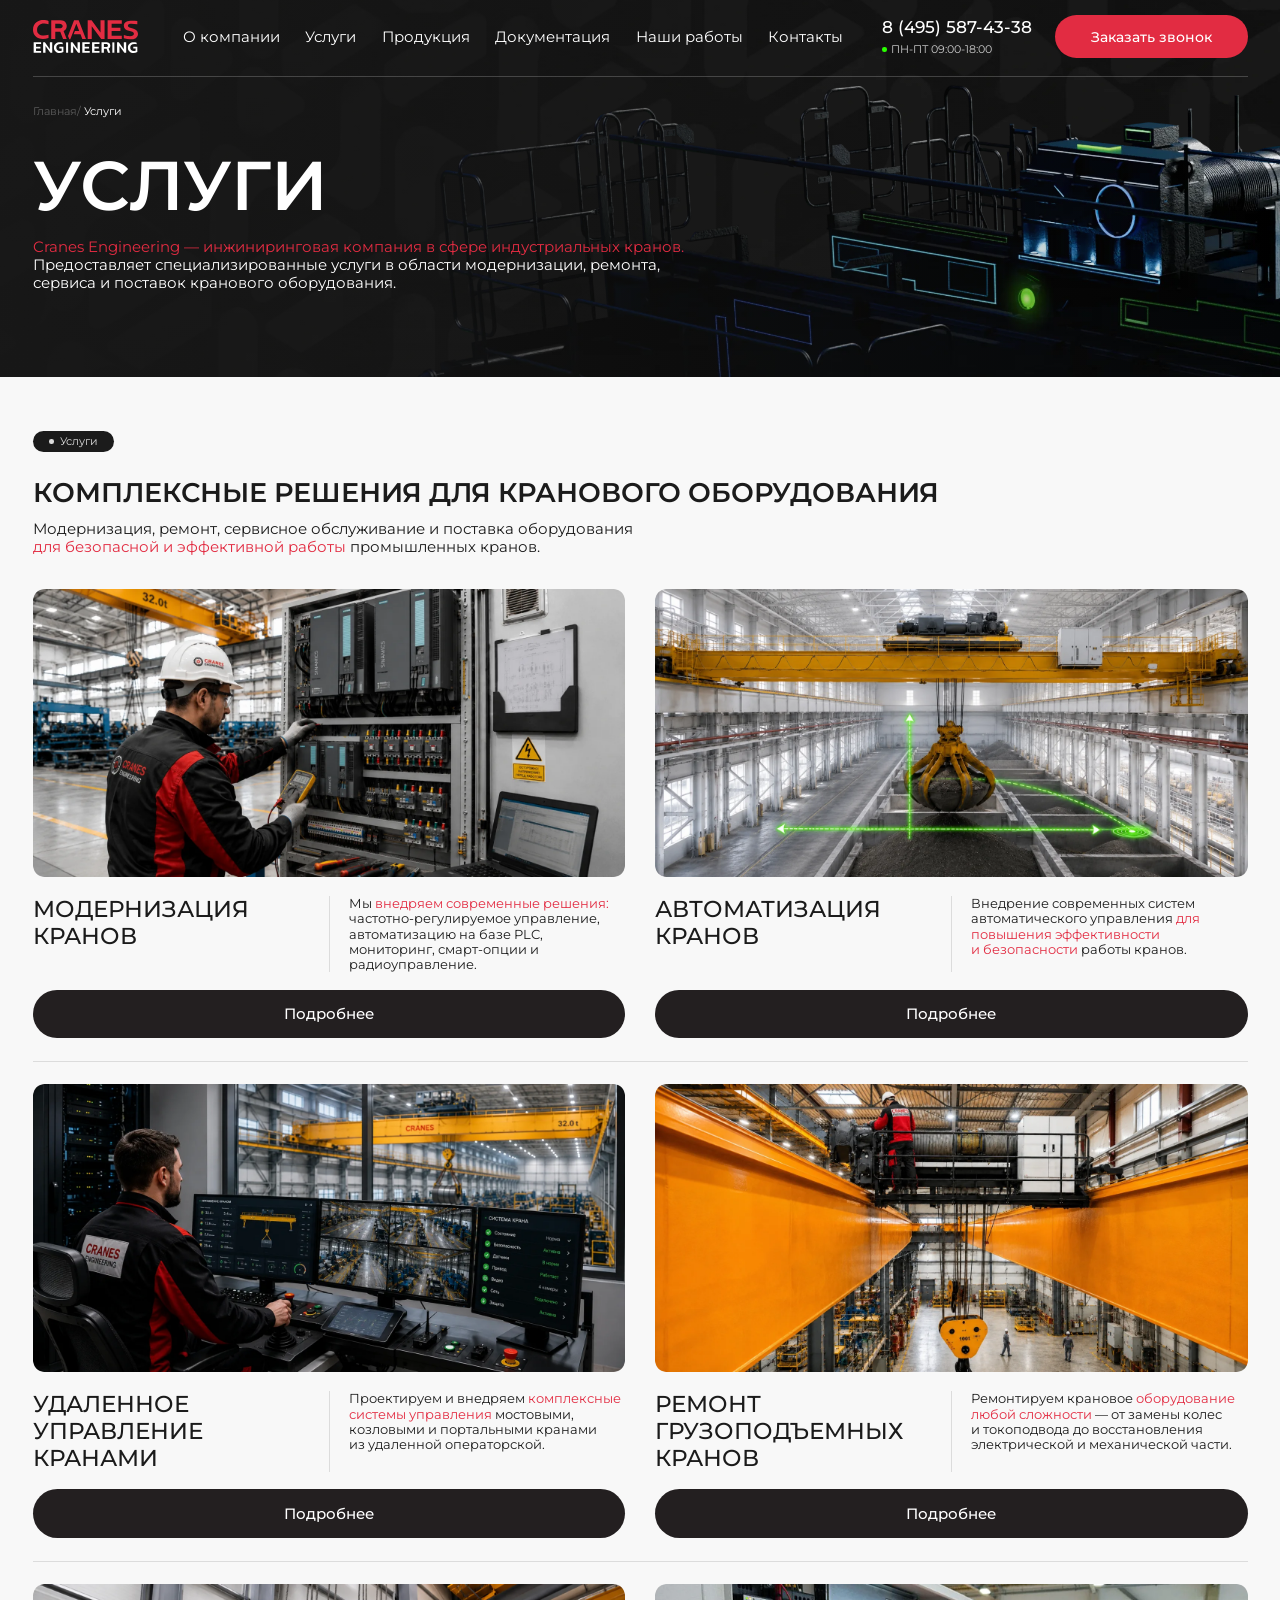
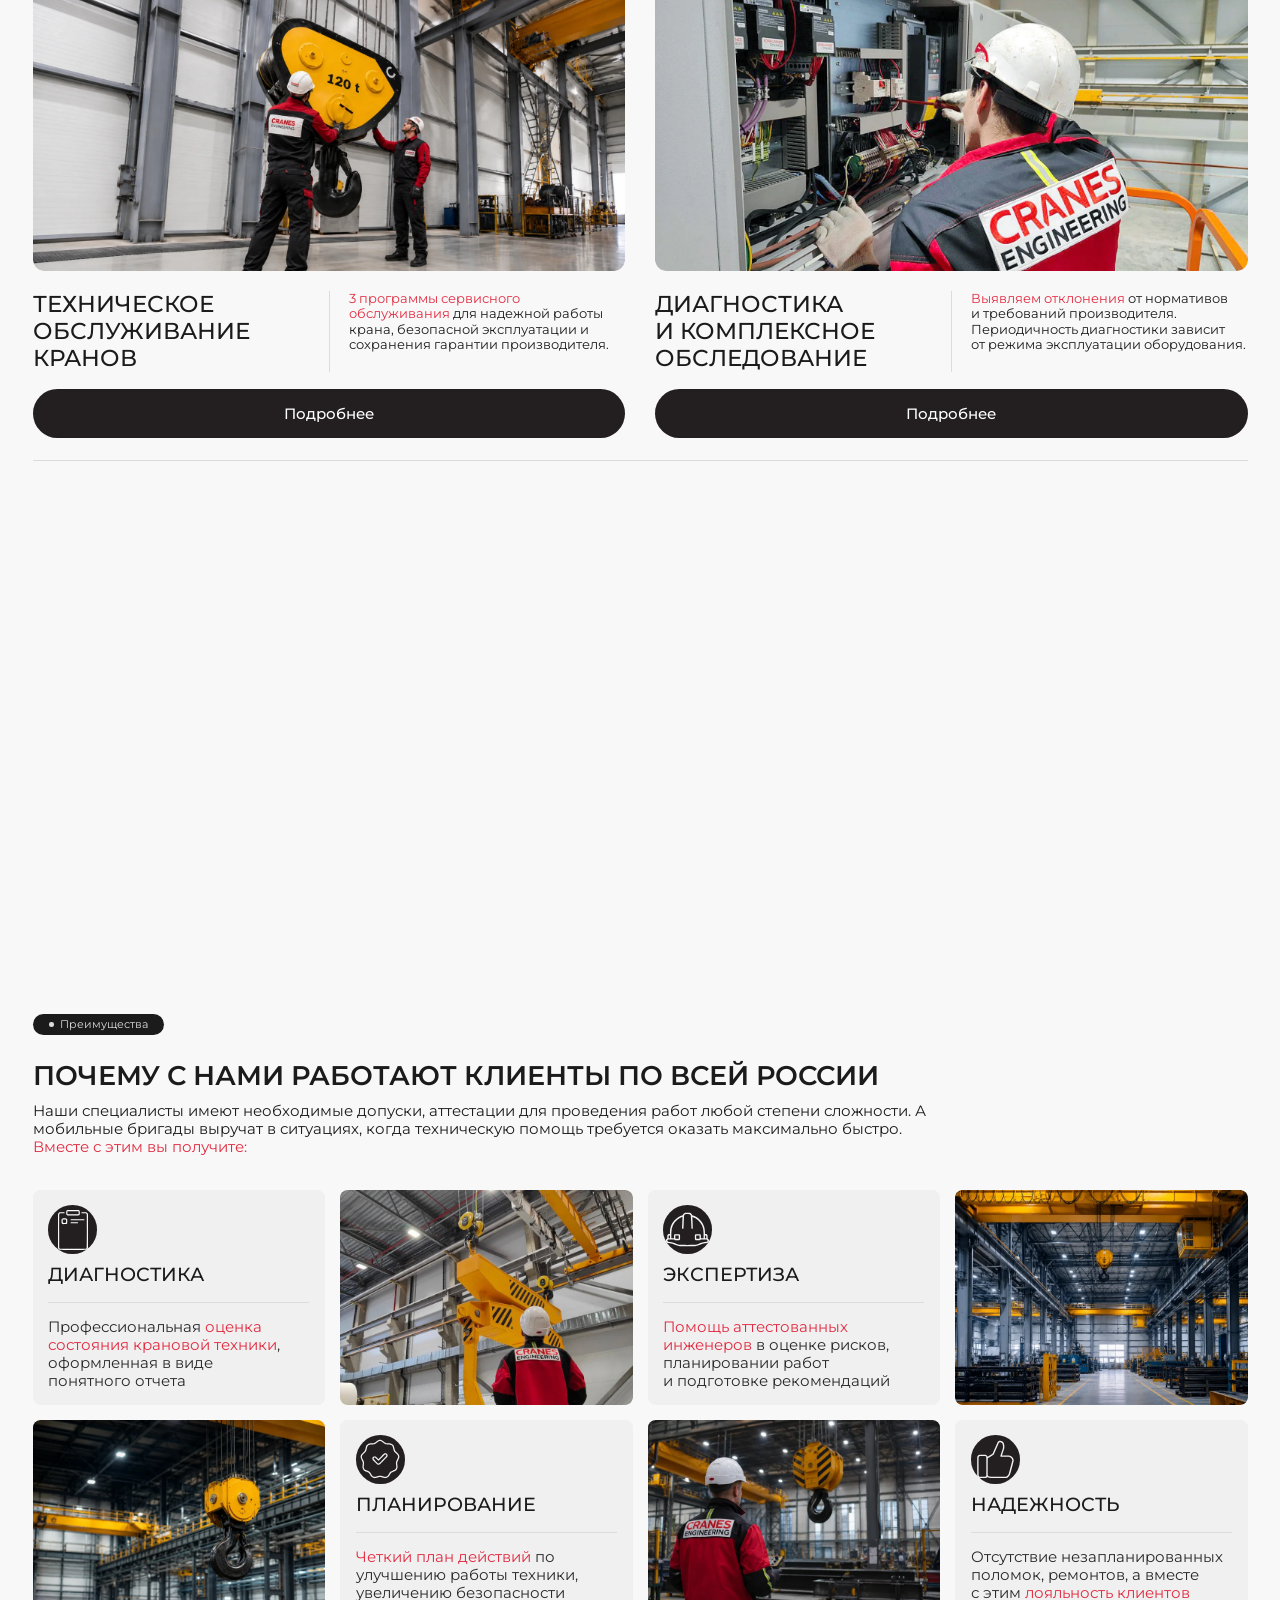
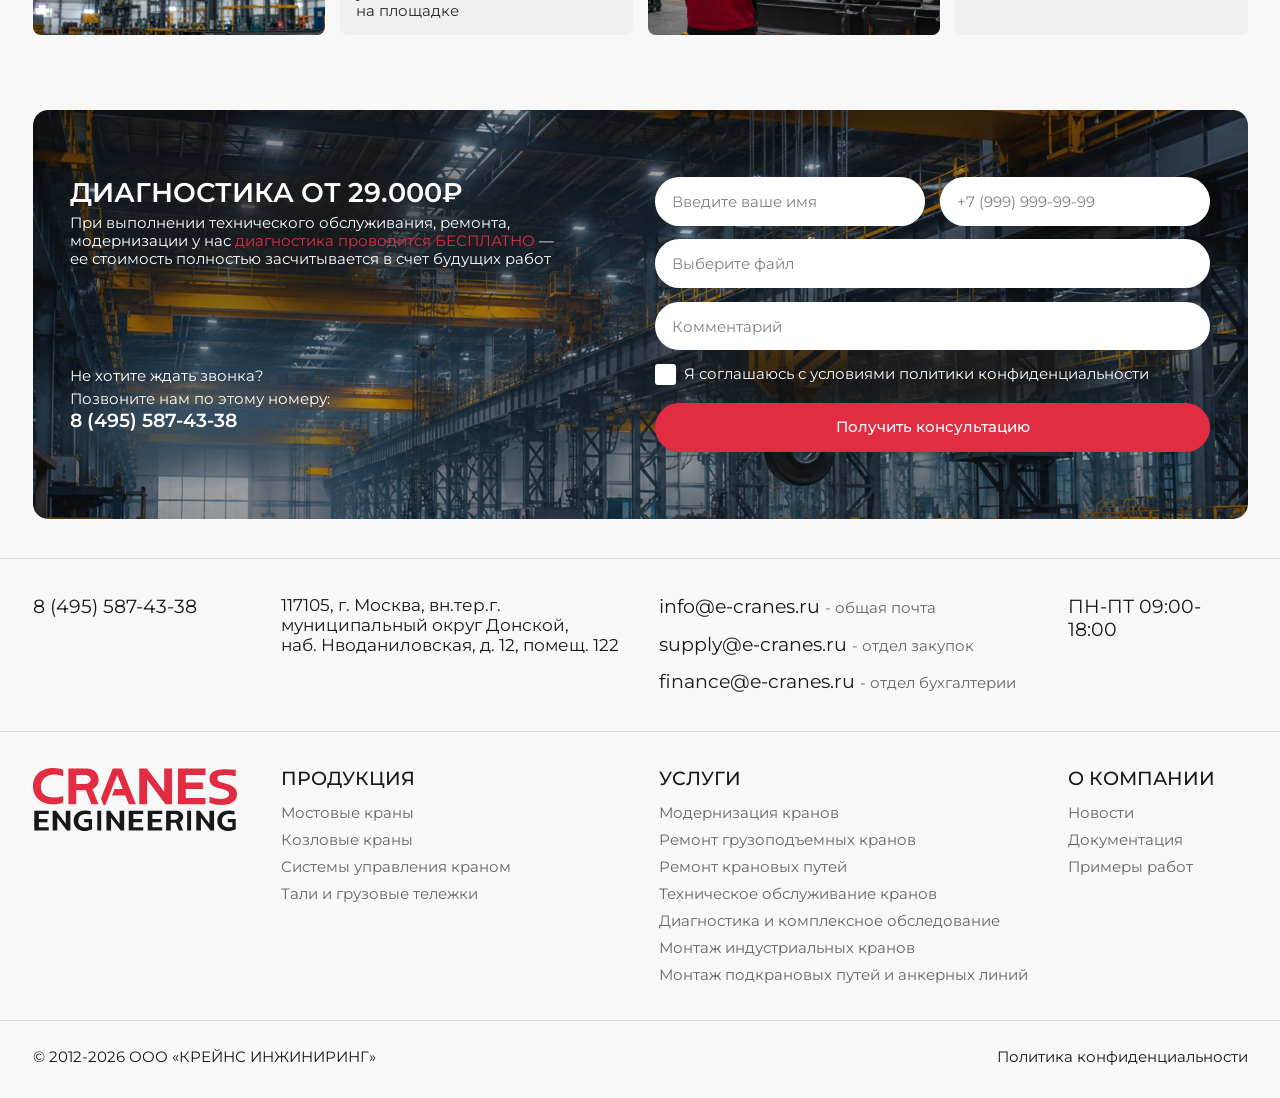
<file: uslugi.html>
<!DOCTYPE html>
<html lang="ru">
<head>
  <meta charset="UTF-8">
  <meta name="viewport" content="width=device-width, initial-scale=1.0, viewport-fit=cover">
  <title>Услуги — CRANES ENGINEERING</title>
  <link rel="icon" href="data:,">
  <meta name="description" content="Услуги Cranes Engineering: модернизация, автоматизация, удаленное управление, ремонт, техническое обслуживание, диагностика и монтаж грузоподъемных кранов.">
  <link rel="preload" href="assets/fonts/montserrat-cyrillic.woff2" as="font" type="font/woff2" crossorigin>
  <link rel="preload" href="assets/fonts/montserrat-latin.woff2" as="font" type="font/woff2" crossorigin>
  <link rel="preload" href="assets/img/hero-bg.webp" as="image" type="image/webp" fetchpriority="high">
  <link rel="stylesheet" href="assets/vendor/swiper/swiper-bundle.min.css">
  <link rel="stylesheet" href="assets/css/main.css">
  <link rel="stylesheet" href="assets/css/responsive.css">
</head>
<body>

  <section class="hero hero--hub hero--uslugi">
    <div class="hero__bg"></div>
    <div class="hero__glow"></div>
    <div class="hero__crane"></div>
    <div class="hero__overlay"></div>

    <div class="container">
      <header class="header">
        <div class="header__row">
          <a class="header__logo" href="index.html">
            <img src="assets/img/logo-light.svg" alt="CRANES ENGINEERING" width="140" height="43">
          </a>
          <nav class="header__nav" aria-label="Основное меню">
            <ul>
              <li><a href="#">О компании</a></li>
              <li class="header__nav-item has-mega">
                <a href="uslugi.html" aria-haspopup="true" aria-expanded="false">Услуги</a>
                <div class="mega">
                  <ul class="mega__col mega__col--root">
                    <li class="mega__item is-parent" data-mega="modernizaciya">
                      <a href="modernizaciya-kranov.html">Модернизация кранов</a>
                    </li>
                    <li class="mega__item"><a href="avtomatizaciya-kranov.html">Автоматизация кранов</a></li>
                    <li class="mega__item"><a href="#">Удаленное управление кранами</a></li>
                    <li class="mega__item"><a href="remont-mostovyh-kranov.html">Ремонт грузоподъемных кранов</a></li>
                    <li class="mega__item"><a href="#">Техническое обслуживание кранов</a></li>
                    <li class="mega__item"><a href="#">Диагностика<br>и комплексное обследование</a></li>
                    <li class="mega__item"><a href="#">Монтаж индустриальных кранов</a></li>
                    <li class="mega__item"><a href="#">Ремонт крановых путей</a></li>
                  </ul>
                  <ul class="mega__col mega__col--sub" data-mega-sub="modernizaciya">
                    <li class="mega__item"><a href="modernizaciya-kozlovyh-kranov.html">Модернизация козловых кранов</a></li>
                    <li class="mega__item"><a href="modernizaciya-mostovyh-kranov.html">Модернизация мостовых кранов</a></li>
                    <li class="mega__item"><a href="modernizaciya-portalnyh-kranov.html">Модернизация портальных кранов</a></li>
                    <li class="mega__item"><a href="#">Перевод кранов на радиоуправление</a></li>
                    <li class="mega__item"><a href="smart-opcii-dlya-kranov.html">Смарт опции для кранов</a></li>
                  </ul>
                </div>
              </li>
              <li><a href="#">Продукция</a></li>
              <li><a href="#">Документация</a></li>
              <li><a href="#">Наши работы</a></li>
              <li><a href="#">Контакты</a></li>
            </ul>
          </nav>
          <div class="header__contacts">
            <a class="header__phone" href="tel:+74955874338">8 (495) 587-43-38</a>
            <span class="header__hours">ПН-ПТ 09:00-18:00</span>
          </div>
          <button class="btn header__cta" type="button" data-popup="popup-callback">Заказать звонок</button>
          <button class="burger" type="button" aria-label="Открыть меню" aria-expanded="false" aria-controls="mobile-menu">
            <span></span><span></span><span></span>
          </button>
        </div>
        <hr class="header__divider">
      </header>

      <div class="mobile-menu" id="mobile-menu" hidden>
        <nav aria-label="Мобильное меню">
          <ul class="mobile-menu__list">
            <li><a href="#">О компании</a></li>
            <li><a href="uslugi.html">Услуги</a></li>
            <li><a href="#">Продукция</a></li>
            <li><a href="#">Документация</a></li>
            <li><a href="#">Наши работы</a></li>
            <li><a href="#">Контакты</a></li>
          </ul>
        </nav>
        <div class="mobile-menu__contacts">
          <a class="mobile-menu__phone" href="tel:+74955874338">8 (495) 587-43-38</a>
          <span class="header__hours">ПН-ПТ 09:00-18:00</span>
          <button class="btn" type="button" data-popup="popup-callback">Заказать звонок</button>
        </div>
      </div>

      <nav class="breadcrumbs" aria-label="Хлебные крошки">
        <a href="index.html">Главная</a>/ <span class="breadcrumbs__current">Услуги</span>
      </nav>

      <h1 class="hero__title hero__title--xxl">Услуги</h1>
      <p class="hero__lead hero__lead--wide">
        <span class="accent">Cranes Engineering — инжиниринговая компания в сфере индустриальных кранов.</span><br>
        Предоставляет специализированные услуги в области модернизации, ремонта,<br>
        сервиса и поставок кранового оборудования.
      </p>
    </div>
  </section>

  <section class="hub-services">
    <div class="container">
      <span class="section-badge">Услуги</span>
      <h2 class="section-title hub-services__title">Комплексные решения для кранового оборудования</h2>
      <p class="hub-services__lead">
        Модернизация, ремонт, сервисное обслуживание и поставка оборудования
        <span class="accent">для безопасной и эффективной работы</span> промышленных кранов.
      </p>

      <div class="hub-services__grid">
        <article class="service-card" data-reveal>
          <img class="service-card__photo" src="assets/img/hub-modernizaciya.webp" alt="Модернизация кранов" width="790" height="383" loading="lazy">
          <div class="service-card__body">
            <h3 class="service-card__title">Модернизация кранов</h3>
            <p class="service-card__text">
              Мы <span class="accent">внедряем современные решения:</span> частотно-регулируемое
              управление, автоматизацию на базе PLC, мониторинг, смарт-опции и радиоуправление.
            </p>
          </div>
          <a class="service-card__btn" href="modernizaciya-kranov.html">Подробнее</a>
        </article>

        <article class="service-card" data-reveal>
          <img class="service-card__photo" src="assets/img/hub-avtomatizaciya.webp" alt="Автоматизация кранов" width="790" height="383" loading="lazy">
          <div class="service-card__body">
            <h3 class="service-card__title">Автоматизация кранов</h3>
            <p class="service-card__text">
              Внедрение современных систем автоматического управления
              <span class="accent">для повышения эффективности<br>и безопасности</span> работы кранов.
            </p>
          </div>
          <a class="service-card__btn" href="avtomatizaciya-kranov.html">Подробнее</a>
        </article>

        <hr class="hub-services__sep">

        <article class="service-card" data-reveal>
          <img class="service-card__photo" src="assets/img/hub-udalennoe.webp" alt="Удаленное управление кранами" width="790" height="383" loading="lazy">
          <div class="service-card__body">
            <h3 class="service-card__title">Удаленное<br>управление кранами</h3>
            <p class="service-card__text">
              Проектируем и внедряем <span class="accent">комплексные системы управления</span>
              мостовыми, козловыми и портальными кранами<br>из удаленной операторской.
            </p>
          </div>
          <a class="service-card__btn" href="#">Подробнее</a>
        </article>

        <article class="service-card" data-reveal>
          <img class="service-card__photo" src="assets/img/hub-remont.webp" alt="Ремонт грузоподъемных кранов" width="790" height="383" loading="lazy">
          <div class="service-card__body">
            <h3 class="service-card__title">Ремонт грузоподъемных кранов</h3>
            <p class="service-card__text">
              Ремонтируем крановое <span class="accent">оборудование любой сложности</span> — от замены колес<br>и токоподвода до восстановления электрической и механической части.
            </p>
          </div>
          <a class="service-card__btn" href="#">Подробнее</a>
        </article>

        <hr class="hub-services__sep">

        <article class="service-card" data-reveal>
          <img class="service-card__photo" src="assets/img/hub-to.webp" alt="Техническое обслуживание кранов" width="790" height="383" loading="lazy">
          <div class="service-card__body">
            <h3 class="service-card__title">Техническое<br>обслуживание кранов</h3>
            <p class="service-card__text">
              <span class="accent">3 программы сервисного<br>обслуживания</span> для надежной работы<br>крана, безопасной эксплуатации и<br>сохранения гарантии производителя.
            </p>
          </div>
          <a class="service-card__btn" href="#">Подробнее</a>
        </article>

        <article class="service-card" data-reveal>
          <img class="service-card__photo" src="assets/img/hub-diagnostika.webp" alt="Диагностика и комплексное обследование" width="790" height="383" loading="lazy">
          <div class="service-card__body">
            <h3 class="service-card__title">Диагностика<br>и комплексное обследование</h3>
            <p class="service-card__text">
              <span class="accent">Выявляем отклонения</span> от нормативов<br>и требований производителя.
              Периодичность диагностики зависит<br>от режима эксплуатации оборудования.
            </p>
          </div>
          <a class="service-card__btn" href="#">Подробнее</a>
        </article>

        <hr class="hub-services__sep">

        <article class="service-card" data-reveal>
          <img class="service-card__photo" src="assets/img/hub-montazh.webp" alt="Монтаж индустриальных кранов" width="790" height="383" loading="lazy">
          <div class="service-card__body">
            <h3 class="service-card__title">Монтаж индустриальных кранов</h3>
            <p class="service-card__text">
              <span class="accent">Монтаж кранового оборудования<br>под ключ</span> с соблюдением<br>требований производителя<br>и технических регламентов.
            </p>
          </div>
          <a class="service-card__btn" href="#">Подробнее</a>
        </article>

        <article class="service-card" data-reveal>
          <img class="service-card__photo" src="assets/img/hub-puti.webp" alt="Ремонт крановых путей" width="790" height="383" loading="lazy">
          <div class="service-card__body">
            <h3 class="service-card__title">Ремонт крановых путей</h3>
            <p class="service-card__text">
              <span class="accent">Выполним диагностику и ремонт:</span><br>геодезическую съемку, оценку<br>состояния рельсов и подготовку<br>отчета с дефектами и решениями.
            </p>
          </div>
          <a class="service-card__btn" href="#">Подробнее</a>
        </article>
      </div>
    </div>
  </section>

  <section class="advantages advantages--mosaic">
    <div class="container">
      <span class="section-badge">Преимущества</span>
      <h2 class="section-title advantages__title">Почему с нами работают клиенты по всей России</h2>
      <p class="advantages__lead">
        Наши специалисты имеют необходимые допуски, аттестации для проведения работ любой степени
        сложности. А мобильные бригады выручат в ситуациях, когда техническую помощь требуется
        оказать максимально быстро.<br>
        <span class="accent">Вместе с этим вы получите:</span>
      </p>

      <div class="advantages__grid">
        <article class="advantage-card" data-reveal>
          <span class="advantage-card__icon">
            <img src="assets/img/icon-clipboard.svg" alt="" width="40" height="40">
          </span>
          <h3 class="advantage-card__title">Диагностика</h3>
          <p class="advantage-card__text">
            Профессиональная <span class="accent">оценка состояния крановой техники</span>,
            оформленная в виде понятного отчета
          </p>
        </article>

        <img class="advantages__photo" src="assets/img/adv-photo-1.webp" alt="" width="390" height="285" loading="lazy">

        <article class="advantage-card" data-reveal>
          <span class="advantage-card__icon">
            <img src="assets/img/icon-helmet.svg" alt="" width="43" height="43">
          </span>
          <h3 class="advantage-card__title">Экспертиза</h3>
          <p class="advantage-card__text">
            <span class="accent">Помощь аттестованных инженеров</span> в оценке рисков,
            планировании работ<br>и подготовке рекомендаций
          </p>
        </article>

        <img class="advantages__photo" src="assets/img/adv-photo-3.webp" alt="" width="390" height="285" loading="lazy">

        <img class="advantages__photo" src="assets/img/adv-photo-2.webp" alt="" width="390" height="285" loading="lazy">

        <article class="advantage-card" data-reveal>
          <span class="advantage-card__icon">
            <img src="assets/img/icon-quality.svg" alt="" width="40" height="40">
          </span>
          <h3 class="advantage-card__title">Планирование</h3>
          <p class="advantage-card__text">
            <span class="accent">Четкий план действий</span> по<br>улучшению работы техники,<br>увеличению безопасности<br>на площадке
          </p>
        </article>

        <img class="advantages__photo" src="assets/img/adv-photo-4.webp" alt="" width="390" height="285" loading="lazy">

        <article class="advantage-card" data-reveal>
          <span class="advantage-card__icon">
            <img src="assets/img/icon-like.svg" alt="" width="41" height="41">
          </span>
          <h3 class="advantage-card__title">Надежность</h3>
          <p class="advantage-card__text advantage-card__text--wide">
            Отсутствие незапланированных<br>поломок, ремонтов, а вместе<br>с этим <span class="accent">лояльность клиентов</span>
          </p>
        </article>
      </div>
    </div>
  </section>

  <section class="diag" id="zayavka">
    <div class="container">
      <div class="diag__box" data-reveal>
        <img class="diag__bg" src="assets/img/diag-bg.webp" alt="" loading="lazy">
        <div class="diag__shade"></div>
        <div class="diag__grid">
          <div class="diag__info">
            <h2 class="diag__title">Диагностика от 29.000₽</h2>
            <p class="diag__text">
              При выполнении технического обслуживания, ремонта, модернизации
              у нас&nbsp;<span class="accent">диагностика проводится БЕСПЛАТНО</span>&nbsp;— ее стоимость полностью
              засчитывается в счет будущих работ
            </p>
            <div class="diag__phone-block">
              <p>Не хотите ждать звонка?</p>
              <p>Позвоните нам по этому номеру:</p>
              <a class="diag__phone" href="tel:+74955874338">8 (495) 587-43-38</a>
            </div>
          </div>
          <form class="diag__form" action="#" method="post">
            <div class="diag__form-row">
              <input class="diag__input" type="text" name="name" placeholder="Введите ваше имя" required>
              <input class="diag__input" type="tel" name="phone" placeholder="+7 (999) 999-99-99" required>
            </div>
            <label class="diag__file">
              <input type="file" name="file">
              <span class="diag__file-label">Выберите файл</span>
            </label>
            <input class="diag__input" type="text" name="comment" placeholder="Комментарий">
            <label class="diag__agree">
              <input type="checkbox" name="agree" required>
              <span class="diag__checkbox" aria-hidden="true"></span>
              Я соглашаюсь с условиями политики конфиденциальности
            </label>
            <button class="btn diag__submit" type="submit">Получить консультацию</button>
          </form>
        </div>
      </div>
    </div>
  </section>

  <footer class="footer">
    <hr>
    <div class="container footer__contacts">
      <a href="tel:+74955874338">8 (495) 587-43-38</a>
      <p class="footer__address">
        117105, г. Москва, вн.тер.г.<br>
        муниципальный округ Донской,<br>
        наб. Нводаниловская, д. 12, помещ. 122
      </p>
      <ul class="footer__emails">
        <li><a href="mailto:info@e-cranes.ru">info@e-cranes.ru</a> <span class="note">- общая почта</span></li>
        <li><a href="mailto:supply@e-cranes.ru">supply@e-cranes.ru</a> <span class="note">- отдел закупок</span></li>
        <li><a href="mailto:finance@e-cranes.ru">finance@e-cranes.ru</a> <span class="note">- отдел бухгалтерии</span></li>
      </ul>
      <span>ПН-ПТ 09:00-18:00</span>
    </div>
    <hr>
    <div class="container footer__cols">
      <a class="footer__logo" href="index.html">
        <img src="assets/img/logo-dark.svg" alt="CRANES ENGINEERING" width="273" height="84">
      </a>
      <div class="footer__col">
        <p class="footer__col-title">Продукция</p>
        <ul>
          <li><a href="#">Мостовые краны</a></li>
          <li><a href="#">Козловые краны</a></li>
          <li><a href="#">Системы управления краном</a></li>
          <li><a href="#">Тали и грузовые тележки</a></li>
        </ul>
      </div>
      <div class="footer__col">
        <p class="footer__col-title">Услуги</p>
        <ul>
          <li><a href="modernizaciya-kranov.html">Модернизация кранов</a></li>
          <li><a href="#">Ремонт грузоподъемных кранов</a></li>
          <li><a href="#">Ремонт крановых путей</a></li>
          <li><a href="#">Техническое обслуживание кранов</a></li>
          <li><a href="#">Диагностика и комплексное обследование</a></li>
          <li><a href="#">Монтаж индустриальных кранов</a></li>
          <li><a href="#">Монтаж подкрановых путей и анкерных линий</a></li>
        </ul>
      </div>
      <div class="footer__col">
        <p class="footer__col-title">О компании</p>
        <ul>
          <li><a href="#">Новости</a></li>
          <li><a href="#">Документация</a></li>
          <li><a href="#">Примеры работ</a></li>
        </ul>
      </div>
    </div>
    <hr>
    <div class="container footer__bottom">
      <span>© 2012-2026 ООО «КРЕЙНС ИНЖИНИРИНГ»</span>
      <a href="#">Политика конфиденциальности</a>
    </div>
  </footer>

  <script src="assets/vendor/swiper/swiper-bundle.min.js"></script>
    <div class="modal" id="popup-callback" role="dialog" aria-modal="true" aria-labelledby="popup-callback-title" hidden>
    <div class="modal__box modal__box--form">
      <button class="modal__close" type="button" aria-label="Закрыть">
        <svg width="30" height="30" viewBox="0 0 30 30" fill="none"><path d="M3 3l24 24M27 3L3 27" stroke="currentColor" stroke-width="4"/></svg>
      </button>
      <h3 class="modal__title" id="popup-callback-title">Заказать звонок</h3>
      <p class="modal__text">
        Оставьте номер — перезвоним в рабочее время,
        <span class="accent">ПН-ПТ 09:00-18:00.</span>
      </p>
      <form class="callback__form" action="#" method="post">
        <input class="consult__input" type="text" name="name" placeholder="Введите ваше имя" required>
        <input class="consult__input" type="tel" name="phone" placeholder="+7 (999) 999-99-99" required>
        <label class="consult__agree">
          <input type="checkbox" name="agree" required>
          <span class="consult__checkbox" aria-hidden="true"></span>
          Я соглашаюсь с условиями политики конфиденциальности
        </label>
        <button class="btn callback__submit" type="submit">Жду звонка</button>
      </form>
    </div>
  </div>

  <script src="assets/js/main.js"></script>
</body>
</html>
</file>
<file: assets/css/main.css>
/* Montserrat — вариативный: один файл на все веса вместо шести копий
   (400/500/600 были байт в байт одинаковы и грузились по три раза) */
@font-face {
  font-family: 'Montserrat';
  font-style: normal;
  font-weight: 100 900;
  font-display: block;
  src: url('../fonts/montserrat-cyrillic.woff2') format('woff2');
  unicode-range: U+0301, U+0400-045F, U+0490-0491, U+04B0-04B1, U+2116;
}
@font-face {
  font-family: 'Montserrat';
  font-style: normal;
  font-weight: 100 900;
  font-display: block;
  src: url('../fonts/montserrat-latin.woff2') format('woff2');
  unicode-range: U+0000-00FF, U+0131, U+0152-0153, U+02BB-02BC, U+02C6, U+02DA, U+02DC, U+0304, U+0308, U+0329, U+2000-206F, U+20AC, U+2122, U+2191, U+2193, U+2212, U+2215, U+FEFF, U+FFFD;
}
/* ₽ нет ни в кириллическом, ни в латинском сабсете — без этого файла символ
   рисовался фолбэком (Arial с size-adjust) и вылезал за строку */
@font-face {
  font-family: 'Montserrat';
  font-style: normal;
  font-weight: 100 900;
  font-display: block;
  src: url('../fonts/montserrat-ruble.woff2') format('woff2');
  unicode-range: U+20BD;
}
/* при font-display: block этот шрифт НЕ рисуется — он только держит геометрию,
   пока woff2 в пути, чтобы рамки и линии не дергались. Коэффициент разный по
   весам: у Arial свое соотношение regular/bold, одним числом не сходится */
@font-face {
  font-family: 'Montserrat Fallback';
  font-weight: 100 450;
  src: local('Arial'), local('Helvetica Neue'), local('Liberation Sans');
  size-adjust: 112.3%;
  ascent-override: 86.4%;
  descent-override: 22.3%;
  line-gap-override: 0%;
}
@font-face {
  font-family: 'Montserrat Fallback';
  font-weight: 451 550;
  src: local('Arial'), local('Helvetica Neue'), local('Liberation Sans');
  size-adjust: 110.6%;
  ascent-override: 87.7%;
  descent-override: 22.6%;
  line-gap-override: 0%;
}
@font-face {
  font-family: 'Montserrat Fallback';
  font-weight: 551 900;
  src: local('Arial'), local('Helvetica Neue'), local('Liberation Sans');
  size-adjust: 110%;
  ascent-override: 88.2%;
  descent-override: 22.7%;
  line-gap-override: 0%;
}

:root {
  --c-accent: #E22C42;
  --c-dark: #181818;
  --c-dark-2: #1B1B1B;
  --c-text: #1C1C1C;
  --c-grey: #666666;
  --c-muted: #5C5C5C;
  --c-line: #DCDCDC;
  --c-line-light: #E7E7E7;
  --c-bg-light: #F8F8F8;
  --c-bg-soft: #F0F0F0;
  --c-white: #FFFFFF;
  --c-green: #2AFF00;

  --font-main: 'Montserrat', 'Montserrat Fallback', Arial, sans-serif;
  --container: 162rem;
}

*, *::before, *::after { box-sizing: border-box; margin: 0; padding: 0; }

html {
  scroll-behavior: smooth;
  /* 1rem = 10px на макете 1920px */
  font-size: 10px;
}
/* 1280–1920px: пропорциональное масштабирование макета (на 1440 и уже —
   нижний предел 0.75, чтобы текст оставался читаемым); ниже 1280 — адаптив
   на брейкпоинтах, rem снова равен макетным px */
@media (min-width: 1280px) {
  html { font-size: clamp(7.5px, 100vw / 192, 10px); }
}

body {
  font-family: var(--font-main);
  font-size: 2rem;
  line-height: 1.2;
  color: var(--c-text);
  background: var(--c-white);
  overflow-x: hidden;
  overflow-x: clip;
}

img { display: block; max-width: 100%; height: auto; }
a { color: inherit; text-decoration: none; }
ul { list-style: none; }
button { font: inherit; border: 0; background: none; cursor: pointer; }
a, button { -webkit-tap-highlight-color: transparent; touch-action: manipulation; }

.container {
  width: min(var(--container), 100% - 4.8rem);
  margin-inline: auto;
}

.visually-hidden {
  position: absolute; width: 1px; height: 1px;
  overflow: hidden; clip: rect(0 0 0 0); white-space: nowrap;
}

.accent { color: var(--c-accent); }


.btn {
  display: inline-flex; align-items: center; justify-content: center;
  background: var(--c-accent); color: var(--c-white);
  font-weight: 500; font-size: 1.8rem; line-height: 1.2;
  border-radius: 6rem; padding: 1.8rem 4.8rem;
  transition: background .2s ease;
}
.btn:hover { background: #c92438; }

.section-badge {
  display: inline-flex; align-items: center; gap: 0.8rem;
  background: var(--c-dark-2); color: var(--c-line);
  font-size: 1.5rem; line-height: 1.2;
  border-radius: 3rem; padding: 0.5rem 2.2rem;
}
.section-badge::before {
  content: ''; width: 0.6rem; height: 0.6rem; border-radius: 50%;
  background: var(--c-line);
}

.section-title {
  font-weight: 600; font-size: clamp(2.4rem, 2.1vw, 4rem); line-height: 1.2;
  text-transform: uppercase; color: var(--c-dark-2);
}

.chip {
  display: inline-block;
  border: 1px solid var(--c-accent); border-radius: 3rem;
  font-size: 1.7rem; line-height: 1.2; color: var(--c-text);
  padding: 0.7rem 1.6rem;
}

/* защита сеток от разрыва длинным неразрывным словом из CMS:
   minmax(0,1fr) на треках снимает min-content-распор, а перенос — здесь */
.solution-card__title, .solution-card__text,
.stage-card__title, .stage-card__text,
.advantage-card__title, .advantage-card__text,
.about__text, .about__highlight-title, .about__highlight-text,
.other-card__title, .other-card__text {
  min-width: 0;
  overflow-wrap: anywhere;
}

.hero {
  position: relative;
  background: var(--c-dark);
  color: var(--c-white);
  overflow: hidden;
}
.hero__bg, .hero__crane, .hero__overlay {
  position: absolute; pointer-events: none;
}
/* слой текстуры в макете 1923x631 на y=-21, растянут (не cover) */
.hero__bg {
  top: -2.1rem; left: 0;
  width: 192.3rem; height: 63.1rem;
  background: url('../img/hero-bg.webp') no-repeat;
  background-size: 100% 100%;
}
/* на хабах Модернизации и Автоматизации тот же слой лежит на y=0 */
.hero--modern .hero__bg { top: 0; }
.hero__glow {
  position: absolute; pointer-events: none;
  right: 8%; top: 45%; width: 47%; height: 60%;
  background: radial-gradient(50% 50% at 50% 50%, rgba(226, 44, 66, .45) 0%, transparent 70%);
}
.hero__crane {
  top: 0; right: 0; bottom: 0; width: 57%;
  background: url('../img/hero-crane.webp') right center / cover no-repeat;
}
/* в макете затемнение одинаковое на всех страницах: ровный переход .9 → 0
   (проверено на 10 нодах, включая еще не сверстанные) */
.hero__overlay {
  inset: 0;
  background: linear-gradient(90deg, rgba(24, 24, 24, .9), rgba(24, 24, 24, 0));
}
.hero--koz .hero__crane { background-image: url('../img/hero-crane-koz.webp'); }
.hero--port .hero__crane { background-image: url('../img/hero-crane-port.webp'); }
.hero--smart .hero__crane { background-image: url('../img/hero-crane-smart.webp'); }
.hero > .container { position: relative; z-index: 1; }

.header__row {
  display: flex; align-items: center; gap: 3rem;
  padding: 2rem 0 2.4rem;
}
.header__logo { flex-shrink: 0; }
.header__logo img { height: 4.3rem; width: auto; }
.header__nav { margin-left: 3rem; }
.header__nav ul { display: flex; gap: 3.4rem; }
.header__nav a { font-size: 2rem; line-height: 1.2; white-space: nowrap; }
.header__nav a:hover { color: var(--c-accent); }
.header__contacts { margin-left: auto; text-align: left; }
.header__phone { font-weight: 500; font-size: 2.3rem; display: block; white-space: nowrap; }
.header__hours {
  display: inline-flex; align-items: center; gap: 0.6rem;
  font-size: 1.5rem; color: #CCCCCC; margin-top: 0.6rem;
}
.header__hours::before {
  content: ''; width: 0.6rem; height: 0.6rem; border-radius: 50%;
  background: var(--c-green);
}
.header__cta { flex-shrink: 0; }

.header__divider {
  border: 0; border-top: 1px solid rgba(255, 255, 255, .2); margin: 0;
}

.breadcrumbs {
  font-size: 1.4rem; color: var(--c-muted);
  padding: 3.8rem 0 0;
}
.breadcrumbs a:hover { color: var(--c-white); }
.breadcrumbs__current { color: var(--c-white); }

.hero__title {
  font-weight: 600; font-size: clamp(3rem, 3.2vw, 6rem); line-height: 1.2;
  text-transform: uppercase;
  margin-top: 3.4rem;
}
.hero__lead {
  max-width: 85rem;
  font-size: 2rem; line-height: 1.2;
  margin: 4.4rem 0 9rem;
}
.hero__lead .accent { color: var(--c-accent); }
.hero__lead--wide { max-width: 90.3rem; }
/* лид ремонта козловых — текст-фрейм макета 973 */
.hero__lead--xwide { max-width: 97.3rem; }

.intro {
  background: var(--c-bg-light);
  padding: 7rem 0;
}
.intro__grid {
  display: grid;
  grid-template-columns: minmax(0, 1fr) minmax(0, 80rem);
  gap: 2rem;
  align-items: start;
}
.intro__title { margin-top: 3.2rem; }
.intro__text { max-width: 71.6rem; font-size: 2rem; margin-top: 1.4rem; }
.intro__text + .intro__text { margin-top: 2.4rem; }
.intro__list-label {
  color: var(--c-accent); font-weight: 500; font-size: 2rem;
  margin-top: 2.2rem;
}
.intro__chips {
  display: flex; flex-wrap: wrap; gap: 1.9rem 2rem;
  max-width: 71.6rem; margin-top: 2.4rem;
}
.intro__note {
  background: var(--c-bg-soft); border-radius: 1rem;
  max-width: 80rem; padding: 1.6rem 1.75rem;
  font-size: 2rem; color: var(--c-dark-2);
  margin-top: 2.8rem;
}
.intro__note .accent { color: var(--c-accent); }
.intro__photo { border-radius: 2rem; overflow: hidden; height: 64.7rem; }
.intro__photo img { width: 100%; height: 100%; object-fit: cover; }

.reasons {
  background: var(--c-bg-light);
  padding: 5rem 0;
}
.reasons__title { margin: 2.2rem 0 4.6rem; }

.reasons__slider {
  position: relative;
  border-radius: 2rem;
  overflow: hidden;
}
.reasons__slide {
  position: relative;
  min-height: 54.6rem;
  border-radius: 2rem;
  overflow: hidden;
  color: var(--c-white);
}
.reasons__photo {
  position: absolute; inset: 0;
  width: 100%; height: 100%; object-fit: cover;
}
/* затемнение по макету: подложка-градиент + две размытые «кляксы» (Figma layer
   blur 70/40 = blur(7rem)/blur(4rem)) — под текстом и под стрелками */
/* пятна затемнения макета (Ellipse 2497/2507, layer blur 70/40) — фоновыми
   радиальными градиентами, а не отдельными слоями: filter: blur() и mask-image
   заводят слой композитора, и по его боксу виден ровный контур */
.reasons__shade {
  position: absolute; inset: 0;
  background:
    radial-gradient(43.9rem 16.1rem at 39.6rem 41.6rem, rgba(24, 24, 24, .72) 20%, rgba(24, 24, 24, 0) 100%),
    radial-gradient(12.7rem 9.1rem at calc(100% - 10.8rem) 47rem, rgba(24, 24, 24, .7) 20%, rgba(24, 24, 24, 0) 100%),
    linear-gradient(90deg, rgba(24, 24, 24, .76), rgba(24, 24, 24, .11));
}
.reasons__top {
  position: absolute; top: 7.2rem; left: 5rem; right: 5rem;
}
.reasons__label {
  font-weight: 600; font-size: 2rem; line-height: 1.2;
}
.reasons__body {
  position: absolute; left: 5rem; bottom: 5rem;
  max-width: 88.1rem;
  z-index: 1;
}
.reasons__heading {
  font-weight: 600; font-size: 2.7rem; line-height: 3.2rem;
  text-transform: uppercase;
}
.reasons__text {
  font-size: 2rem; line-height: 2.4rem; color: #ECECEC;
  max-width: 88.1rem;
  margin-top: 1.1rem;
}
.reasons__text .accent { color: var(--c-accent); }

.reasons__pagination.swiper-pagination {
  position: absolute; top: 5rem; left: 5rem;
  bottom: auto; width: auto;
  display: flex; gap: 0.4rem;
  z-index: 5;
}
.reasons__pagination .swiper-pagination-bullet {
  width: 0.8rem; height: 0.8rem; margin: 0;
  background: var(--c-white); opacity: .53;
  transition: opacity .3s ease;
}
.reasons__pagination .swiper-pagination-bullet-active { opacity: 1; }

.reasons__nav {
  position: absolute; right: 5rem; bottom: 5rem;
  display: flex; gap: 1rem;
  z-index: 5;
}
.reasons__arrow {
  width: 5.3rem; height: 5.3rem;
  border: 1px solid var(--c-white); border-radius: 50%;
  color: var(--c-white);
  display: flex; align-items: center; justify-content: center;
  transition: background .25s ease, color .25s ease;
}
.reasons__arrow:hover {
  background: var(--c-white); color: var(--c-dark);
}

.solutions {
  background: var(--c-bg-light);
  padding: 5rem 0;
}
.solutions__title { margin: 3.8rem 0 4rem; }

.solutions__grid {
  display: grid;
  grid-template-columns: repeat(3, minmax(0, 1fr));
  gap: 2.1rem;
}
.solution-card {
  background: var(--c-bg-soft);
  border-radius: 1rem;
  padding: 2rem 2.5rem 2.4rem;
  display: flex; flex-direction: column;
  transition: transform .3s ease, box-shadow .3s ease;
}
.solution-card:hover {
  transform: translateY(-0.6rem);
  box-shadow: 0 1.8rem 4rem rgba(24, 24, 24, .10);
}
.solution-card__icon { width: 3.3rem; height: 3.3rem; }
.solution-card__photo {
  width: 100%; height: 20.4rem;
  object-fit: cover; border-radius: 1rem;
  margin-top: 2rem;
}
.solution-card__title {
  font-weight: 500; font-size: 2.5rem; line-height: 3rem;
  color: var(--c-dark-2);
  margin-top: 2.2rem;
}
.solution-card__text {
  font-size: 1.9rem; line-height: 2.28rem; color: #292929;
  margin-top: 1rem;
}
.solution-card__more {
  display: inline-flex; align-items: center; gap: 1rem;
  color: var(--c-accent);
  font-weight: 600; font-size: 2.5rem; line-height: 3rem;
  text-transform: uppercase;
  margin-top: auto; padding-top: 2rem;
  align-self: flex-start;
}
.solution-card__more svg { transition: transform .25s ease; }
.solution-card__more:hover svg { transform: translateX(0.6rem); }

.modal {
  position: fixed; inset: 0; z-index: 100;
  display: flex; align-items: center; justify-content: center;
  background: rgba(244, 244, 244, .70);
  padding: 2.4rem;
  overflow-y: auto;
}
.modal[hidden] { display: none; }
.modal__box {
  position: relative;
  background: var(--c-white);
  border-radius: 2rem;
  box-shadow: 0 2.4rem 8rem rgba(24, 24, 24, .18);
  width: min(112rem, 100%);
  max-height: calc(100vh - 4.8rem);
  max-height: calc(100dvh - 4.8rem);
  overflow-y: auto;
  padding: 4.4rem 10rem 5.2rem 3.7rem;
  animation: modal-in .3s ease;
}
@keyframes modal-in {
  from { opacity: 0; transform: translateY(2.4rem); }
  to { opacity: 1; transform: none; }
}
@media (prefers-reduced-motion: reduce) {
  .modal__box { animation: none; }
}
/* попап «Заказать звонок»: та же модалка, но узкая — поля берутся
   от формы консультации, чтобы не заводить второй стиль полей */
.modal__box--form {
  width: min(56rem, 100%);
  padding: 4.4rem 4rem;
}
.modal__box--form .modal__close { top: 3rem; right: 3rem; }
.modal__box--form .modal__text { font-size: 2rem; line-height: 2.4rem; margin-top: 1.4rem; }
.callback__form { display: grid; gap: 1.6rem; margin-top: 2.8rem; }
.callback__form .consult__agree {
  margin-top: 0.4rem;
  font-size: 1.7rem; line-height: 2.2rem;
  align-items: flex-start;
}
.callback__form .consult__checkbox { width: 2.2rem; height: 2.2rem; margin-top: 0.1rem; }
.callback__submit { height: 6.5rem; font-size: 2rem; margin-top: 0.8rem; }

.modal__close {
  position: absolute; top: 3.6rem; right: 4rem;
  color: var(--c-accent);
  transition: transform .25s ease;
}
.modal__close:hover { transform: rotate(90deg); }
.modal__title {
  font-weight: 500; font-size: clamp(2.6rem, 2.1vw, 4rem); line-height: 1.2;
  color: var(--c-dark-2);
}
.modal__text {
  font-size: 2.3rem; line-height: 2.8rem; color: var(--c-text);
  margin-top: 2.4rem;
}
.modal__text .accent { color: var(--c-accent); }
.modal__label {
  color: var(--c-accent);
  font-size: 2.3rem; line-height: 2.8rem;
  margin-top: 2.4rem;
}
.modal__list {
  font-size: 2.3rem; line-height: 2.8rem; color: var(--c-text);
  margin-top: 2px;
}
.modal__list li {
  position: relative;
  padding-left: 3rem;
}
.modal__list li::before {
  content: '';
  position: absolute; left: 1.3rem; top: 1.2rem;
  width: 0.4rem; height: 0.4rem; border-radius: 50%;
  background: var(--c-text);
}

.smart-banner {
  background: var(--c-bg-light);
  padding: 5rem 0;
}
.smart-banner__grid {
  display: grid;
  grid-template-columns: 1fr 1fr;
  gap: 2rem;
}
.smart-banner__card {
  background: var(--c-white);
  border-radius: 2rem;
  padding: 11.5rem 9rem 4rem 3rem;
}
.smart-banner__text {
  font-size: 2rem; line-height: 2.4rem;
  margin-top: 2.4rem;
  max-width: 68rem;
}
.smart-banner__text .accent { color: var(--c-accent); }
.smart-banner__btn { margin-top: 3.3rem; }
.btn--dark { background: #231F20; }
.btn--dark:hover { background: #3a3536; }
.smart-banner__photo { border-radius: 2rem; overflow: hidden; }
.smart-banner__photo img { width: 100%; height: 100%; object-fit: cover; }

.effect {
  background: var(--c-bg-light);
  padding: 5rem 0;
}
.effect__head {
  display: flex; align-items: center; justify-content: space-between; gap: 4rem;
  margin: 3.8rem 0 4rem;
}
.effect__nav { display: flex; gap: 1rem; }
.effect__arrow {
  width: 5.3rem; height: 5.3rem;
  border: 1px solid var(--c-dark-2); border-radius: 50%;
  color: var(--c-dark-2);
  display: flex; align-items: center; justify-content: center;
  transition: background .25s ease, color .25s ease;
}
.effect__arrow:hover { background: var(--c-dark-2); color: var(--c-white); }

.effect__slider { overflow: hidden; }
.effect-card {
  position: relative;
  min-height: 35.6rem;
  border-radius: 1.5rem;
  overflow: hidden;
  color: var(--c-white);
}
.effect-card__photo {
  position: absolute; inset: 0;
  width: 100%; height: 100%; object-fit: cover;
}
.effect-card__shade {
  position: absolute; inset: 0;
  background: linear-gradient(180deg, rgba(24, 24, 24, .25) 0%, rgba(24, 24, 24, .72) 100%);
}
.effect-card__icon {
  position: absolute; top: 2rem; left: 2.1rem;
  width: 4.5rem; height: 4.5rem; border-radius: 50%;
  background: rgba(255, 255, 255, .31);
  display: flex; align-items: center; justify-content: center;
}
.effect-card__body {
  position: absolute; left: 2.1rem; right: 2.1rem; bottom: 2.2rem;
}
.effect-card__title {
  font-weight: 500; font-size: 2.3rem; line-height: 2.8rem;
  padding-bottom: 1.1rem;
  border-bottom: 1px solid rgba(255, 255, 255, .6);
}
.effect-card__caption {
  font-size: 1.7rem; line-height: 2.04rem;
  margin-top: 1rem;
  max-width: 50rem;
}
/* карточки «Снижение…» в макете крупнее: fs18/lh21.6 */
.effect-card__caption--big { font-size: 1.8rem; line-height: 2.16rem; max-width: 48.8rem; }
.effect-card__caption--big.is-cost { max-width: 47rem; }
/* страницы Модернизации: все caption'ы в макете fs18/lh21.6 */
.effect-card__caption--18 { font-size: 1.8rem; line-height: 2.16rem; }

.consult {
  background: var(--c-bg-light);
  padding: 5rem 0;
}
.consult__box {
  background: var(--c-bg-soft);
  border-radius: 2rem;
  padding: 3.5rem 4rem 4rem;
}
.consult__text {
  font-size: 2rem; line-height: 2.4rem;
  margin-top: 1.4rem;
  max-width: 116.2rem;
}
.consult__text .accent { color: var(--c-accent); }
.consult__row {
  display: grid;
  grid-template-columns: 1fr 1fr 1fr;
  gap: 2rem;
  margin-top: 3rem;
}
.consult__input {
  width: 100%; min-width: 0;
  height: 6.5rem;
  border: 1px solid var(--c-accent); border-radius: 6rem;
  background: transparent;
  font: inherit; color: var(--c-text);
  padding: 0 2rem;
  transition: border-color .2s ease, background .2s ease;
}
.consult__input::placeholder { color: #292929; }
.consult__input:focus {
  outline: none;
  background: var(--c-white);
}
.consult__submit { height: 6.5rem; font-size: 2rem; }
.consult__agree {
  display: inline-flex; align-items: center; gap: 1rem;
  font-size: 2rem; line-height: 2.4rem; color: #292929;
  margin-top: 2rem;
  cursor: pointer;
}
.consult__agree input {
  position: absolute; opacity: 0; width: 0; height: 0;
}
.consult__checkbox {
  width: 2.8rem; height: 2.8rem; flex-shrink: 0;
  border: 1px solid var(--c-accent); border-radius: 0.4rem;
  background: var(--c-white);
  display: inline-flex; align-items: center; justify-content: center;
  transition: background .2s ease;
}
.consult__agree input:checked + .consult__checkbox { background: var(--c-accent); }
.consult__agree input:checked + .consult__checkbox::after {
  content: '';
  width: 1.2rem; height: 0.7rem;
  border-left: 2px solid var(--c-white);
  border-bottom: 2px solid var(--c-white);
  transform: rotate(-45deg) translateY(-1px);
}
.consult__agree input:focus-visible + .consult__checkbox {
  outline: 2px solid var(--c-accent); outline-offset: 2px;
}

.stages {
  background: var(--c-bg-light);
  padding: 5rem 0;
}
.stages__title { margin: 3.8rem 0 1.4rem; }
.stages__lead {
  font-size: 2rem; line-height: 2.4rem;
  max-width: 103rem;
  margin-bottom: 4rem;
}
.stages__lead .accent { color: var(--c-accent); }
.stages__grid {
  display: grid;
  grid-template-columns: repeat(4, minmax(0, 1fr));
  gap: 2rem;
}
.stage-card {
  background: var(--c-bg-soft);
  border-radius: 1rem;
  min-height: 25.5rem;
  padding: 1.6rem 2.1rem 2.4rem;
  display: flex; flex-direction: column;
}
.stage-card__num {
  color: var(--c-accent);
  font-weight: 500; font-size: 4rem; line-height: 4.8rem;
}
.stage-card__title {
  font-weight: 500; font-size: 2.5rem; line-height: 3rem;
  color: var(--c-dark-2);
  margin-top: auto;
}
.stage-card__text {
  font-size: 2rem; line-height: 2.4rem; color: #292929;
  margin-top: 1rem;
}
/* на «Смарт-опциях» текст-фреймы этапов в макете 369 против колонки 348 —
   на остальных страницах они уже (319–357), поэтому вынос точечный */
.stages--smart .stage-card__text { margin-right: -2.1rem; }
.stage-card--photo { padding: 0; overflow: hidden; }
.stage-card--photo img { width: 100%; height: 100%; object-fit: cover; }
.stage-card--accent { background: var(--c-accent); }
.stage-card--accent .stage-card__num,
.stage-card--accent .stage-card__title { color: var(--c-bg-light); }
.stage-card--accent .stage-card__text { color: #F3F3F3; }

.about {
  background: var(--c-bg-light);
  padding: 7rem 0 5rem;
}
.about__title { margin: 2.2rem 0 1.4rem; }
.about__lead {
  font-size: 2rem; line-height: 2.4rem;
  max-width: 110.5rem;
  margin-bottom: 4rem;
}
.about__grid {
  display: grid;
  grid-template-columns: minmax(0, 1fr) minmax(0, 1fr);
  gap: 2rem;
}
.about__card {
  background: var(--c-bg-soft);
  border-radius: 2rem;
  padding: 4.6rem 5rem 5rem;
}
.about__text {
  overflow-wrap: break-word;
  font-size: 2rem; line-height: 2.4rem;
  max-width: 67.6rem;
}
.about__text + .about__text { margin-top: 1rem; }
.about__highlight {
  background: var(--c-accent);
  border-radius: 1rem;
  color: var(--c-bg-light);
  padding: 1.8rem 2.1rem 2rem;
  margin-top: 4.6rem;
  max-width: 70rem;
}
.about__highlight-title {
  font-weight: 600; font-size: 2.5rem; line-height: 3rem;
}
.about__highlight-text {
  font-size: 2rem; line-height: 2.4rem; color: #F3F3F3;
  margin-top: 1rem;
}
.about__btn { margin-top: 5rem; }
.about__photo { border-radius: 2rem; overflow: hidden; height: 54.6rem; }
.about__photo img { width: 100%; height: 100%; object-fit: cover; }
/* HUD-схема SMART CRANE — колонка чуть шире, чтобы HUD в своей пропорции
   дотягивался до низа карточки без обрезки плиток */
/* в макете колонки равные: карточка 800 на x=150, фото 800 на x=970 при gap 20 */
.about--intellect .about__grid { grid-template-columns: minmax(0, 1fr) minmax(0, 1fr); }
/* текст-фреймы в макете разные: 676 у первого абзаца, 707 у второго */
.about--intellect .about__text { max-width: 67.6rem; }
.about--intellect .about__text + .about__text { max-width: 70.7rem; margin-right: -0.7rem; }
/* по макету от верха секции: бейдж 70, заголовок 130, сетка 218 */
.about--intellect { padding-top: 6.6rem; }
.about--intellect .about__title { margin: 3.2rem 0 4rem; }
/* карточка в макете 800x613 — фото тянется по ней, поэтому отступы и кнопка
   здесь свои: иначе карточка выше макета и cover срезает HUD по бокам */
.about--intellect .about__highlight { margin-top: 2.2rem; }
.about--intellect .about__btn { margin-top: 3rem; height: 6.5rem; width: 34.4rem; }
.about__photo--hud { height: auto; align-self: stretch; }
.about__photo--hud img { height: 100%; object-fit: cover; }

.keyfunc { background: var(--c-bg-light); padding: 5rem 0; }
.keyfunc__title { margin: 3.8rem 0 4rem; }
.keyfunc__grid {
  display: grid;
  grid-template-columns: repeat(3, minmax(0, 1fr));
  /* высоты строк в rem = пропорция фото (526×268 и 526×320) → cover без обрезки
     на любом экране, т.к. контейнер тоже в rem */
  grid-template-rows: 26.8rem 32rem 26.8rem;
  gap: 2.1rem;
}
.keyfunc-card {
  background: var(--c-bg-soft);
  border-radius: 1.5rem;
  padding: 2.4rem 1.8rem 2.6rem;
  display: flex; flex-direction: column;
}
.keyfunc-card__icon {
  width: 6.5rem; height: 6.5rem; border-radius: 50%;
  background: #231F20;
  display: inline-flex; align-items: center; justify-content: center;
}
.keyfunc-card__icon img { width: 3.4rem; height: 3.4rem; object-fit: contain; }
.keyfunc-card__title {
  font-weight: 500; font-size: 2.5rem; line-height: 1.2;
  color: var(--c-dark-2);
  margin-top: auto; padding-bottom: 1.6rem;
  border-bottom: 1px solid var(--c-line);
}
.keyfunc-card__text {
  min-width: 0; overflow-wrap: anywhere;
  font-size: 1.9rem; line-height: 1.2; color: #292929;
  margin-top: 1.6rem;
}
/* фото заполняет ячейку (пропорция ячейки = пропорция фото) — cover без обрезки */
.keyfunc-photo { border-radius: 1.5rem; overflow: hidden; }
.keyfunc-photo img { width: 100%; height: 100%; object-fit: cover; display: block; }

.safety { background: var(--c-bg-light); padding: 5rem 0; }
.safety__head {
  display: flex; align-items: flex-start; justify-content: space-between; gap: 4rem;
  margin: 3.8rem 0 4rem;
}
.safety__lead {
  font-size: 2rem; line-height: 2.4rem;
  max-width: 120rem; margin-top: 1.4rem;
}
.safety__slider { border-radius: 2rem; overflow: hidden; }
.safety__slide img { width: 100%; height: auto; display: block; }

.whenneed { background: var(--c-bg-light); padding: 5rem 0; }
.whenneed__title { margin: 3.8rem 0 1.4rem; }
.whenneed__lead {
  font-size: 2rem; line-height: 2.4rem;
  max-width: 100.7rem; margin-bottom: 4rem;
}
.whenneed__grid {
  display: grid;
  grid-template-columns: repeat(3, minmax(0, 1fr));
  grid-auto-rows: 1fr;
  gap: 2rem;
}
.when-card {
  background: var(--c-bg-soft);
  border-radius: 1rem;
  padding: 2.4rem 1.8rem 2.6rem;
  display: flex; flex-direction: column;
}
.when-card__icon { width: 4rem; height: 4rem; }
.when-card__title {
  font-weight: 500; font-size: 2.5rem; line-height: 1.2;
  color: var(--c-dark-2); margin-top: 2rem;
}
.when-card__text {
  min-width: 0; overflow-wrap: anywhere;
  font-size: 2rem; line-height: 1.2; color: #292929;
  margin-top: 1rem;
}
.when-photo { border-radius: 1rem; overflow: hidden; }
.when-photo img { width: 100%; height: 100%; object-fit: cover; }

.stats {
  background: var(--c-bg-light);
  padding: 5rem 0;
}
.stats__grid {
  display: grid;
  grid-template-columns: 1fr 82rem;
  gap: 4rem;
  align-items: start;
}
.stats__title { margin: 3.8rem 0 0; max-width: 68rem; }
.btn--grey {
  background: var(--c-line-light); color: #404040;
}
.btn--grey:hover { background: #d8d8d8; }
.stats__btn { margin-top: 2.6rem; }
.stats__text {
  font-size: 2rem; line-height: 2.4rem;
  max-width: 68rem;
  margin-top: 4.6rem;
}
.stats__cards {
  display: grid;
  grid-template-columns: 1fr 1fr;
  gap: 2rem;
}
/* вертикальные отступы плитки одинаковые сверху и снизу (фидбек клиента) */
.stat-card {
  background: var(--c-white);
  border-radius: 1rem;
  min-height: 16rem;
  padding: 1.4rem 2rem 1.6rem;
  display: flex; flex-direction: column;
  justify-content: space-between;
}
.stat-card--grey { background: var(--c-bg-soft); }
.stat-card__value {
  color: var(--c-accent);
  font-weight: 500; font-size: clamp(3.6rem, 2.6vw, 5rem); line-height: 1.2;
  padding-bottom: 0.7rem;
  border-bottom: 1px solid var(--c-line);
}
.stat-card__caption {
  font-size: 2rem; line-height: 2.4rem; color: #292929;
  margin-top: 1.5rem;
}
.stat-card--accent { background: var(--c-accent); }
.stat-card--accent .stat-card__value {
  color: var(--c-bg-light);
  border-bottom-color: rgba(255, 255, 255, .6);
}
.stat-card--accent .stat-card__caption { color: #F3F3F3; }

.advantages {
  background: var(--c-bg-light);
  padding: 5rem 0;
}
.advantages__title { margin: 3.8rem 0 4rem; }
.advantages__grid {
  display: grid;
  grid-template-columns: repeat(3, minmax(0, 1fr));
  gap: 2.1rem;
}
.advantage-card {
  background: var(--c-bg-soft);
  border-radius: 1.5rem;
  min-height: 29.5rem;
  padding: 2rem 2.1rem 2.4rem;
}
.advantage-card--white {
  background: var(--c-white);
  border: 1px solid var(--c-line-light);
}
.advantage-card__icon {
  width: 6.5rem; height: 6.5rem; border-radius: 50%;
  background: #231F20;
  display: flex; align-items: center; justify-content: center;
}
.advantage-card__title {
  font-weight: 500; font-size: 2.5rem; line-height: 3rem;
  text-transform: uppercase;
  color: var(--c-dark-2);
  margin-top: 1.4rem;
  padding-bottom: 2rem;
  border-bottom: 1px solid var(--c-line);
}
.advantage-card__text {
  font-size: 2rem; line-height: 2.4rem; color: #292929;
  margin-top: 2rem;
}
.advantage-card__text .accent { color: var(--c-accent); }

.slider-nav { display: flex; gap: 1rem; flex-shrink: 0; }
.slider-arrow {
  width: 5.3rem; height: 5.3rem;
  border: 1px solid var(--c-dark-2); border-radius: 50%;
  color: var(--c-dark-2);
  display: flex; align-items: center; justify-content: center;
  transition: background .25s ease, color .25s ease;
}
.slider-arrow:hover { background: var(--c-dark-2); color: var(--c-white); }

.cases {
  background: var(--c-bg-light);
  padding: 5rem 0;
}
.cases__head {
  display: flex; align-items: flex-end; justify-content: space-between; gap: 4rem;
  margin: 3.8rem 0 4.4rem;
}
.cases__lead { font-size: 2rem; line-height: 2.4rem; margin-top: 1.4rem; }
.cases__slider { overflow: hidden; }
.case-card {
  display: flex;
  background: var(--c-bg-soft);
  border-radius: 1.5rem;
  overflow: hidden;
  min-height: 38.3rem;
}
.case-card__photo {
  width: 50%; align-self: stretch; height: auto;
  object-fit: cover;
  flex-shrink: 0;
}
.case-card__content {
  padding: 1.6rem 2rem 2rem;
  display: flex; flex-direction: column;
}
.case-card__title {
  font-weight: 500; font-size: 2rem; line-height: 2.4rem;
  color: #000;
}
.case-card__text {
  font-size: 1.7rem; line-height: 2.04rem; color: #292929;
  margin-top: 1.4rem;
}
.case-card__label {
  color: var(--c-accent);
  font-size: 1.7rem; line-height: 2rem;
  margin-top: 2rem;
}
.case-card__label + .case-card__text { margin-top: 0.3rem; }
.case-card__link {
  color: var(--c-accent);
  font-size: 1.7rem; line-height: 2rem;
  text-decoration: underline;
  text-underline-offset: 0.3rem;
  margin-top: auto;
}
.case-card__link:hover { text-decoration: none; }
.cases__all {
  display: flex; justify-content: center;
  margin-top: 4rem;
}

.geo {
  background: var(--c-bg-light);
  padding: 5rem 0;
}
.geo__head {
  display: flex; align-items: flex-start; justify-content: space-between; gap: 4rem;
}
.geo__lead {
  font-size: 2rem; line-height: 2.4rem;
  max-width: 84.4rem;
  margin-top: 1.4rem;
}
/* padding-top (не margin на карте!) — margin коллапсирует с оберткой,
   и карта не отодвигается от плашки «40+» */
/* якорь формы заявки: небольшой зазор сверху, чтобы секция не упиралась
   в край экрана после прокрутки от кнопок заказа */
#zayavka { scroll-margin-top: 3rem; }

.geo__map-wrap { position: relative; margin-top: 3rem; padding-top: 8.5rem; }
.geo__stat {
  position: absolute; top: 0; left: 2px; z-index: 1;
  background: var(--c-white);
  border: 1px solid var(--c-line-light);
  border-radius: 1rem;
  width: 44.7rem; max-width: 100%;
  padding: 0.6rem 1.8rem 2rem;
}
.geo__stat-value {
  color: var(--c-accent);
  font-weight: 500; font-size: clamp(4rem, 3.2vw, 6rem); line-height: 1.2;
}
.geo__stat-caption {
  font-size: 2rem; line-height: 2.4rem; color: #292929;
}
/* карта подключена как <object>: подсветка региона по наведению живет
   внутри самого svg, из документа стили в него не достают */
.geo__map { display: block; width: 100%; height: auto; aspect-ratio: 1620 / 846; }
.geo__clients {
  display: flex; flex-wrap: wrap; justify-content: space-between; gap: 2rem;
  border-top: 1px solid var(--c-line);
  border-bottom: 1px solid var(--c-line);
  padding: 2rem 0;
  margin-top: 3.8rem;
}
/* бегущая строка: JS оборачивает логотипы в трек и дублирует его, две копии
   едут на свою ширину + gap — стык незаметен */
.geo__clients.is-marquee {
  flex-wrap: nowrap; justify-content: flex-start;
  overflow: hidden;
  -webkit-mask-image: linear-gradient(90deg, transparent, #000 6rem, #000 calc(100% - 6rem), transparent);
  mask-image: linear-gradient(90deg, transparent, #000 6rem, #000 calc(100% - 6rem), transparent);
}
.geo__track {
  display: flex; align-items: center; gap: 2rem;
  flex-shrink: 0;
  animation: geo-marquee 45s linear infinite;
}
.geo__clients.is-marquee:hover .geo__track { animation-play-state: paused; }
@keyframes geo-marquee {
  to { transform: translateX(calc(-100% - 2rem)); }
}
@media (prefers-reduced-motion: reduce) {
  .geo__track { animation: none; }
}
.geo__logo {
  background: #F4F4F4;
  border-radius: 0.6rem;
  width: 13rem; height: 6rem;
  display: flex; align-items: center; justify-content: center;
  flex-shrink: 0;
}
.geo__logo img { max-width: 100%; max-height: 100%; object-fit: contain; filter: grayscale(1); }

.other {
  background: var(--c-bg-light);
  padding: 5rem 0;
}
.other__head {
  display: flex; align-items: flex-end; justify-content: space-between; gap: 4rem;
  margin: 3.8rem 0 4.4rem;
}
.other__lead {
  font-size: 2rem; line-height: 2.4rem;
  max-width: 94.8rem;
  margin-top: 1.4rem;
}
.other__slider { overflow: hidden; }
.other-card { display: flex; flex-direction: column; }
.other-card__photo {
  width: 100%; height: 38.3rem;
  object-fit: cover; border-radius: 1.5rem;
}
.other-card__row {
  display: grid;
  grid-template-columns: minmax(0, 1fr) 1px minmax(0, 1fr);
  gap: 0 2.4rem;
  margin-top: 2.6rem;
}
.other-card__title {
  font-weight: 500; font-size: clamp(2.2rem, 1.6vw, 3rem); line-height: 1.2;
  color: var(--c-dark-2);
  text-transform: uppercase;
}
.other-card__row::before {
  content: '';
  order: 1;
  background: #474747;
  width: 1px; height: 8rem;
}
.other-card__text {
  order: 2;
  font-size: 1.7rem; line-height: 2.04rem; color: var(--c-dark-2);
}
.other-card__btn {
  width: 100%;
  margin-top: 2.6rem;
}

.diag {
  background: var(--c-bg-light);
  padding: 5rem 0;
}
.diag__box {
  position: relative;
  border-radius: 2rem;
  overflow: hidden;
  color: var(--c-white);
}
.diag__bg {
  position: absolute; inset: 0;
  width: 100%; height: 100%; object-fit: cover;
}
/* как в reasons: ровная подложка + размытые пятна под заголовком, под формой
   и синеватое под телефоном (Figma layer blur 70/40) */
/* тем же способом, что и в reasons: пятна — фоновые градиенты, без слоев.
   Синеватое под телефоном (Ellipse 2498) — усредненный цвет его градиента */
.diag__shade {
  position: absolute; inset: 0;
  background:
    radial-gradient(41.2rem 14.4rem at 36.9rem 16.4rem, rgba(24, 24, 24, .7) 20%, rgba(24, 24, 24, 0) 100%),
    radial-gradient(47rem 9.9rem at calc(100% - 45rem) 35.9rem, rgba(24, 24, 24, .84) 20%, rgba(24, 24, 24, 0) 100%),
    radial-gradient(23.7rem 9.3rem at 22.2rem 41.3rem, rgba(53, 77, 96, .9) 20%, rgba(53, 77, 96, 0) 100%),
    rgba(24, 24, 24, .34);
}
.diag__grid {
  position: relative; z-index: 1;
  display: grid;
  grid-template-columns: 1fr 74rem;
  gap: 6rem;
  padding: 9rem 5rem 4rem;
  min-height: 54.6rem;
}
.diag__title {
  font-weight: 600; font-size: clamp(2.6rem, 2.1vw, 4rem); line-height: 1.2;
  text-transform: uppercase;
}
.diag__text {
  font-size: 2rem; line-height: 2.4rem;
  max-width: 66.1rem;
  margin-top: 0.6rem;
}
.diag__phone-block {
  font-size: 2rem; line-height: 3rem;
  margin-top: 13rem;
}
.diag__phone {
  display: inline-block;
  font-weight: 600; font-size: 2.5rem; line-height: 3rem;
}
.diag__form { display: flex; flex-direction: column; gap: 1.8rem; }
.diag__form-row {
  display: grid;
  grid-template-columns: 1fr 1fr;
  gap: 2rem;
}
.diag__input {
  min-width: 0;
  height: 6.5rem;
  border: 0; border-radius: 6rem;
  background: var(--c-white);
  font: inherit; color: var(--c-text);
  padding: 0 2.2rem;
  width: 100%;
}
.diag__input::placeholder { color: #808080; }
.diag__input:focus { outline: 2px solid var(--c-accent); }
.diag__file input { position: absolute; opacity: 0; width: 0; height: 0; }
.diag__file-label {
  display: flex; align-items: center;
  height: 6.5rem;
  border-radius: 6rem;
  background: var(--c-white);
  color: #808080;
  padding: 0 2.2rem;
  cursor: pointer;
}
.diag__file input:focus-visible + .diag__file-label {
  outline: 2px solid var(--c-accent);
}
.diag__agree {
  display: inline-flex; align-items: center; gap: 1rem;
  font-size: 2rem; line-height: 2.4rem;
  cursor: pointer;
}
.diag__agree input { position: absolute; opacity: 0; width: 0; height: 0; }
.diag__checkbox {
  width: 2.8rem; height: 2.8rem; flex-shrink: 0;
  border-radius: 0.4rem;
  background: var(--c-white);
  display: inline-flex; align-items: center; justify-content: center;
}
.diag__agree input:checked + .diag__checkbox::after {
  content: '';
  width: 1.2rem; height: 0.7rem;
  border-left: 2px solid var(--c-accent);
  border-bottom: 2px solid var(--c-accent);
  transform: rotate(-45deg) translateY(-1px);
}
.diag__submit { height: 6.5rem; font-size: 2rem; margin-top: 0.6rem; }

[data-reveal] {
  opacity: 0;
  transform: translateY(3rem);
  transition: opacity .7s ease, transform .7s ease;
}
[data-reveal].is-visible {
  opacity: 1;
  transform: none;
}
@media (prefers-reduced-motion: reduce) {
  [data-reveal] { opacity: 1; transform: none; transition: none; }
}

.footer {
  background: var(--c-bg-light);
  color: var(--c-dark);
  padding-top: 1px;
}
.footer a:hover { color: var(--c-accent); }
.footer hr {
  border: 0; border-top: 1px solid var(--c-line); margin: 0;
}

/* обе строки футера — на одной сетке макета: колонки 331/504/546/239 из 1620 */
.footer__contacts {
  display: grid;
  grid-template-columns: minmax(0, 331fr) minmax(0, 504fr) minmax(0, 546fr) minmax(0, 239fr);
  gap: 4rem 0;
  padding: 5rem 0;
  font-size: 2.5rem; line-height: 1.2;
}
.footer__address { font-size: 2.2rem; line-height: 2.64rem; max-width: 46.6rem; }
.footer__emails li + li { margin-top: 2rem; }
.footer__emails .note { font-size: 2rem; color: var(--c-grey); }

.footer__cols {
  display: grid;
  grid-template-columns: minmax(0, 331fr) minmax(0, 504fr) minmax(0, 546fr) minmax(0, 239fr);
  gap: 4rem 0;
  padding: 4.8rem 0;
}
.footer__logo img { height: 8.4rem; width: auto; }
.footer__col-title {
  font-weight: 500; font-size: 2.5rem;
  text-transform: uppercase;
  margin-bottom: 1.6rem;
}
/* ритм списка 36px — через отступ между пунктами, а не line-height,
   чтобы двухстрочные пункты не разъезжались */
.footer__col ul { font-size: 2rem; line-height: 1.3; color: var(--c-grey); }
.footer__col li + li { margin-top: 1rem; }

.footer__bottom {
  display: flex; justify-content: space-between; gap: 4rem;
  padding: 3.6rem 0 4.2rem;
  font-size: 2rem;
}

/* Хабы услуг: заголовки крупнее детальных (макет fs70/fs100 против fs60),
   лид идет вплотную под заголовком — зазор 15px против 44px на детальных */
.hero__title--xl { font-size: clamp(3rem, 3.9vw, 7rem); }
.hero__title--xxl { font-size: clamp(3.4rem, 5.4vw, 10rem); }
/* высота hero на хабах задана макетом (503px), а не отступом под лидом:
   при fs70 и fs100 заголовках контент разной высоты, низ должен совпадать */
.hero--hub { min-height: 50.3rem; }
.hero--hub .hero__lead { margin: 1.5rem 0 0; max-width: 65.7rem; }
.hero--hub .hero__lead--wide { max-width: 90.6rem; }
/* кадрирование под макет: рендер шире блока, привязка к правому краю с выносом */
/* хабы «Модернизация»/«Автоматизация»: рендер лежит в макете отдельным слоем
   690,38 при 1468x979 — переносим геометрию как есть, привязка к правому краю */
.hero--modern .hero__crane {
  background-image: url('../img/hero-crane-modern.webp');
  top: 3.8rem; bottom: auto; left: auto; right: -23.8rem;
  width: 146.8rem; height: 97.9rem;
  background-size: 100% 100%;
}
.hero--modern .hero__glow {
  right: 5.6rem; top: 31.2rem; width: 89.2rem; height: 20.2rem;
}

/* фрейм лида в макете 951, общий --wide (906) рвет строку раньше */
.hero--mostovyh .hero__lead--wide { max-width: 95.1rem; }
/* по макету H1 на y=196, лид сразу под ним на y=274 */
.hero--mostovyh .hero__title,
.hero--smart .hero__title { margin-top: 3.9rem; }
/* высоту держит min-height (503 по макету), а не отступ лида: лид тут
   двухстрочный на «Ремонте» и четырехстрочный на «Модернизации» */
.hero--mostovyh, .hero--smart { min-height: 50.3rem; }
.hero--mostovyh .hero__lead,
.hero--smart .hero__lead { margin: 0.6rem 0 6rem; }

/* «Смарт-опции»: слой рендера 1000,-79 при 1104x621; подсветка и затемнение
   те же, что у мостовых (эллипсы в макете совпадают до пикселя) */
.hero--smart .hero__crane {
  top: -7.9rem; bottom: auto; left: auto; right: -18.4rem;
  width: 110.4rem; height: 62.1rem;
  background-size: 100% 100%;
}

/* один и тот же фон на «Ремонте мостовых» и «Модернизации мостовых»:
   слой рендера 1076,-7 при 1101x734 + три размытых эллипса подсветки */
.hero--mostovyh .hero__crane {
  background-image: url('../img/hero-crane-mostovyh.webp');
  top: -0.7rem; bottom: auto; left: auto; right: -25.7rem;
  width: 110.1rem; height: 73.4rem;
  background-size: 100% 100%;
}
/* Ellipse 108/110 (красные .35/.49) и 109 (синий), layer blur 300 —
   эквивалент радиусами: полуоси эллипса + размытие */
.hero--mostovyh .hero__glow,
.hero--smart .hero__glow {
  inset: 0; width: auto; height: auto;
  background:
    radial-gradient(59.7rem 20.1rem at 154.8rem 31.3rem, rgba(226, 44, 66, .49), transparent 70%),
    radial-gradient(41rem 24.5rem at 131.2rem 38.8rem, rgba(226, 44, 66, .35), transparent 70%),
    radial-gradient(43.5rem 22rem at 170rem 49.4rem, rgba(3, 43, 249, .30), transparent 70%);
}

/* «Модернизация козловых/портальных»: та же схема — свой слой рендера
   и подсветка тремя эллипсами, отличаются только Ellipse 110 и кроп */
.hero--koz, .hero--port { min-height: 50.3rem; }
.hero--koz .hero__title, .hero--port .hero__title { margin-top: 3.9rem; }
.hero--koz .hero__lead, .hero--port .hero__lead { margin: 0.6rem 0 6rem; }
.hero--koz .hero__lead--wide { max-width: 90.3rem; }
.hero--koz .hero__lead--xwide { max-width: 97.3rem; }
.hero--port .hero__lead { max-width: 85rem; }

.hero--koz .hero__crane {
  top: 7rem; bottom: auto; left: auto; right: -19.4rem;
  width: 97.3rem; height: 64.9rem;
  background-size: 100% 100%;
}
.hero--port .hero__crane {
  top: 12rem; bottom: auto; left: auto; right: -14.8rem;
  width: 97rem; height: 64.7rem;
  background-size: 100% 100%;
}
.hero--koz .hero__glow, .hero--port .hero__glow {
  inset: 0; width: auto; height: auto;
}
.hero--koz .hero__glow {
  background:
    radial-gradient(59.7rem 24.05rem at 154.9rem 26.25rem, rgba(226, 44, 66, .49), transparent 70%),
    radial-gradient(41rem 24.5rem at 131.2rem 38.8rem, rgba(226, 44, 66, .35), transparent 70%),
    radial-gradient(43.5rem 22rem at 170rem 49.4rem, rgba(3, 43, 249, .30), transparent 70%);
}
.hero--port .hero__glow {
  background:
    radial-gradient(59.7rem 23.4rem at 154.8rem 31.3rem, rgba(226, 44, 66, .49), transparent 70%),
    radial-gradient(41rem 24.5rem at 131.2rem 38.8rem, rgba(226, 44, 66, .35), transparent 70%),
    radial-gradient(43.5rem 22rem at 170rem 49.4rem, rgba(3, 43, 249, .30), transparent 70%);
}

/* «Ремонт козловых»: слой рендера тот же, что у «Модернизации козловых»
   (imageRef совпадает), а подсветка своя — Ellipse 110 здесь 1101,262 при
   894x102, то есть повторяет мостовые; фрейм лида 838 */
.hero--remont-koz .hero__lead--wide { max-width: 83.8rem; }
.hero--remont-koz .hero__glow {
  background:
    radial-gradient(59.7rem 20.1rem at 154.8rem 31.3rem, rgba(226, 44, 66, .49), transparent 70%),
    radial-gradient(41rem 24.5rem at 131.2rem 38.8rem, rgba(226, 44, 66, .35), transparent 70%),
    radial-gradient(43.5rem 22rem at 170rem 49.4rem, rgba(3, 43, 249, .30), transparent 70%);
}

/* «Ремонт портальных»: рендер тот же, что у «Модернизации портальных», а
   подсветка здесь всего из двух эллипсов — синего Ellipse 109 в макете нет */
.hero--remont-port .hero__lead { max-width: 95.1rem; }
.hero--remont-port .hero__glow {
  background:
    radial-gradient(59.7rem 20.1rem at 154.8rem 31.3rem, rgba(226, 44, 66, .49), transparent 70%),
    radial-gradient(41rem 24.5rem at 131.2rem 38.8rem, rgba(226, 44, 66, .35), transparent 70%);
}

/* «Ремонт кран-балок»: свой рендер (слой 1156,-20 при 1026x684) и подсветка
   одним эллипсом 1121,212 при 894x161 */
.hero--kranbalok { min-height: 50.3rem; }
.hero--kranbalok .hero__title { margin-top: 3.9rem; }
.hero--kranbalok .hero__lead { margin: 0.6rem 0 6rem; }
.hero--kranbalok .hero__lead--wide { max-width: 92.7rem; }
.hero--kranbalok .hero__crane {
  background-image: url('../img/hero-crane-kranbalok.webp');
  top: -2rem; bottom: auto; left: auto; right: -26.2rem;
  width: 102.6rem; height: 68.4rem;
  background-size: 100% 100%;
}
.hero--kranbalok .hero__glow {
  inset: 0; width: auto; height: auto;
  background: radial-gradient(59.7rem 23.05rem at 156.8rem 29.25rem, rgba(226, 44, 66, .49), transparent 70%);
}

.hero--uslugi .hero__glow {
  right: -15.6rem; top: 33.8rem; width: 89.5rem; height: 14.9rem;
}
/* слой в макете: 1920x1080 на x=670, кроп уже запечен в ассет при экспорте */
.hero--uslugi .hero__crane {
  background-image: url('../img/hero-crane-uslugi.webp');
  top: 0; bottom: auto; left: auto; right: -67rem;
  width: 192rem; height: 108rem;
  background-size: 100% 100%;
}

.hub-services {
  background: var(--c-bg-light);
  padding: 7rem 0 5rem;
}
.hub-services__title { margin: 3.3rem 0 1.4rem; }
.hub-services__lead {
  font-size: 2rem; line-height: 2.4rem;
  max-width: 81.6rem;
}
.hub-services__lead .accent { color: var(--c-accent); }
.hub-services__grid {
  display: grid;
  grid-template-columns: repeat(2, minmax(0, 1fr));
  gap: 3rem 4rem;
  margin-top: 4.5rem;
}
.hub-services__sep {
  grid-column: 1 / -1;
  border: 0; border-top: 1px solid var(--c-line); margin: 0;
}
.service-card { display: flex; flex-direction: column; }
.service-card__photo {
  display: block; width: 100%;
  aspect-ratio: 790 / 383; object-fit: cover;
  border-radius: 1.5rem;
}
/* колонка заголовка 395px из 790 по макету, описание — за вертикальной линией */
.service-card__body {
  display: grid;
  grid-template-columns: 39.5rem minmax(0, 1fr);
  margin-top: 2.6rem;
  flex-grow: 1;
}
.service-card__title {
  font-weight: 500; font-size: 3rem; line-height: 3.6rem;
  text-transform: uppercase; color: var(--c-dark-2);
  padding-right: 2rem;
  min-width: 0; overflow-wrap: anywhere;
}
.service-card__text {
  font-size: 1.7rem; line-height: 2.04rem; color: var(--c-text);
  border-left: 1px solid var(--c-line);
  padding-left: 2.5rem;
  min-width: 0; overflow-wrap: anywhere;
}
.service-card__text .accent { color: var(--c-accent); }
/* в Figma текст-фрейм 383 вылезает за колонку 370; Chrome в 370 не вмещает
   «сокращения эксплуатационных расходов.» (374) — отдаем колонке 15px */
.service-card--text-wide .service-card__body {
  grid-template-columns: 38rem minmax(0, 1fr);
}
.service-card__btn {
  display: flex; align-items: center; justify-content: center;
  height: 6.5rem; border-radius: 6rem;
  background: #231F20; color: var(--c-white);
  font-weight: 500; font-size: 2rem; line-height: 1.2;
  margin-top: 2.3rem;
  transition: background .2s ease;
}
.service-card__btn:hover { background: var(--c-accent); }

/* мозаика преимуществ на хабах: 4 колонки, фото чередуются с карточками */
.advantages--mosaic .advantages__title { margin: 3.3rem 0 1.4rem; }
.advantages__lead {
  font-size: 2rem; line-height: 2.4rem;
  max-width: 119.4rem;
}
.advantages__lead .accent { color: var(--c-accent); }
.advantages--mosaic .advantages__grid {
  grid-template-columns: repeat(4, minmax(0, 1fr));
  gap: 2rem;
  margin-top: 4.5rem;
}
.advantages--mosaic .advantage-card {
  border-radius: 1rem;
  min-height: 28.5rem;
  padding-bottom: 2rem;
}
.advantages__photo {
  display: block; width: 100%; height: 100%;
  min-height: 28.5rem;
  object-fit: cover; border-radius: 1rem;
}
/* текст-фреймы мозаики в макете уже колонки карточки (332 из 348) —
   без этого Chrome вмещает лишнее слово и переносы уезжают */
.advantages--mosaic .advantage-card__text { max-width: 33rem; }
/* в Figma строка «Отсутствие незапланированных» влезает в 332, Chrome дает 338 —
   этой карточке отдаем всю колонку (348) */
.advantages--mosaic .advantage-card__text--wide { max-width: 34.8rem; }

.experts { background: var(--c-bg-light); padding: 7rem 0 5rem; }
.experts__title { margin: 3.3rem 0 4rem; }
.experts__grid {
  display: grid;
  grid-template-columns: repeat(2, minmax(0, 1fr));
  gap: 2rem;
  align-items: stretch;
}
.experts__box {
  background: var(--c-bg-soft);
  border-radius: 2rem;
  padding: 4.6rem 5rem 5rem;
  display: flex; flex-direction: column;
}
.experts__text {
  font-size: 2rem; line-height: 2.4rem; color: var(--c-text);
  max-width: 73rem;
}
.experts__text + .experts__text { margin-top: 1.1rem; }
.experts__text .accent { color: var(--c-accent); }
.experts__alert {
  background: var(--c-accent); color: var(--c-white);
  border-radius: 1rem;
  padding: 1.8rem 2.1rem 2rem;
  margin-top: 2.4rem;
}
.experts__alert-title { font-weight: 600; font-size: 2.5rem; line-height: 3rem; }
.experts__alert-text { font-size: 2rem; line-height: 2.4rem; margin-top: 1rem; }
.experts__btn {
  align-self: flex-start;
  display: inline-flex; align-items: center; justify-content: center;
  min-height: 6.5rem; padding: 0 2.5rem;
  border-radius: 6rem; background: #231F20; color: var(--c-white);
  font-weight: 500; font-size: 2rem; line-height: 1.2;
  margin-top: 3.5rem;
  transition: background .2s ease;
}
.experts__btn:hover { background: var(--c-accent); }
.experts__photo {
  display: block; width: 100%; height: 100%;
  min-height: 53rem;
  object-fit: cover; border-radius: 2rem;
}

.formats { background: var(--c-bg-light); padding: 5rem 0; }
/* заголовок в макете козловых — фрейм 1182, иначе перенос уезжает */
.formats__title { margin: 3.3rem 0 4rem; max-width: 118.2rem; }
.formats__grid {
  display: grid;
  grid-template-columns: repeat(2, minmax(0, 1fr));
  gap: 2rem;
}
.format-card {
  display: flex; flex-direction: column;
  background: var(--c-bg-soft);
  border-radius: 2rem;
  overflow: hidden;
}
.format-card__head { padding: 2rem 2rem 2.5rem; }
.format-card__head-row {
  display: flex; align-items: center; justify-content: space-between; gap: 2rem;
}
.format-card__title { font-weight: 600; font-size: 2.8rem; line-height: 3.36rem; }
.format-card__badge {
  flex-shrink: 0;
  background: #494949; color: var(--c-white);
  border-radius: 3rem; padding: 0.5rem 1.3rem;
  font-weight: 500; font-size: 2rem; line-height: 2.4rem;
}
.format-card__subtitle {
  font-size: 1.9rem; line-height: 2.28rem;
  max-width: 50rem;
  margin-top: 1.1rem;
}
.format-card__list {
  flex-grow: 1;
  background: var(--c-white);
  padding: 2rem;
}
.format-card__list li {
  position: relative;
  font-size: 1.9rem; line-height: 2.28rem;
  padding: 0 0 1.6rem 2.6rem;
  margin-bottom: 1.6rem;
  border-bottom: 1px solid var(--c-line-light);
  background: url('../img/rem-gear-dark.svg') no-repeat 0 0.3rem / 1.7rem 1.7rem;
}
.format-card__list li:last-child { margin-bottom: 0; padding-bottom: 0; border-bottom: 0; }
.format-card__foot { padding: 2.1rem 2rem 2.9rem; }
.format-card__note { font-size: 2rem; line-height: 2.4rem; }
.format-card__note .accent { color: var(--c-accent); }
.format-card__btn {
  display: inline-flex; align-items: center; justify-content: center;
  min-height: 5rem; padding: 0 2.4rem;
  border-radius: 6rem; background: #231F20; color: var(--c-white);
  font-weight: 500; font-size: 1.7rem; line-height: 1.2;
  margin-top: 1.6rem;
  transition: background .2s ease;
}
.format-card__btn:hover { background: var(--c-accent); }
.format-card--accent .format-card__head { background: var(--c-accent); color: var(--c-white); }
.format-card--accent .format-card__subtitle { max-width: 44.2rem; }
.format-card--accent .format-card__badge { background: var(--c-white); color: var(--c-text); }
.format-card--accent .format-card__list li {
  background-image: url('../img/rem-gear-red.svg');
}

.repair { background: var(--c-bg-light); padding: 5rem 0; }
.repair__title { margin: 3.3rem 0 4rem; }
.repair__grid {
  display: grid;
  grid-template-columns: repeat(2, minmax(0, 1fr));
  gap: 2rem;
}
.repair-card {
  background: var(--c-bg-soft);
  border-radius: 1rem;
  padding: 2rem 2.1rem 2.4rem;
  min-height: 26rem;
}
.repair-card__icon { display: block; width: 3.3rem; height: 3.3rem; }
.repair-card__title {
  font-weight: 500; font-size: 2.5rem; line-height: 3rem;
  color: var(--c-dark-2);
  margin-top: 4.6rem;
}
.repair-card__text {
  font-size: 2rem; line-height: 2.4rem; color: var(--c-text);
  margin-top: 1rem;
  min-width: 0; overflow-wrap: anywhere;
}
.repair-card__text .accent { color: var(--c-accent); }

.servprog { background: var(--c-bg-light); padding: 5rem 0; }
.servprog__title { margin: 3.3rem 0 4rem; }
.servprog__tabs {
  display: grid;
  grid-template-columns: repeat(3, minmax(0, 1fr));
  gap: 2rem;
}
.servprog__tab {
  min-height: 6.5rem; border-radius: 6rem;
  border: 1px solid var(--c-accent);
  color: var(--c-accent); background: transparent;
  font-weight: 500; font-size: 2rem; line-height: 1.2;
  transition: background .2s ease, color .2s ease;
}
.servprog__tab:hover { background: rgba(226, 44, 66, .08); }
.servprog__tab.is-active {
  background: var(--c-accent); color: var(--c-white);
}
.servprog__panel {
  background: var(--c-white);
  border-radius: 2rem;
  overflow: hidden;
  margin-top: 5rem;
}
.servprog__panel[hidden] { display: none; }
.servprog__head {
  background: #231F20; color: var(--c-white);
  padding: 5rem 5.2rem 4.4rem;
}
.servprog__badge {
  display: inline-block;
  background: #E8E8E8; color: var(--c-text);
  border-radius: 3rem; padding: 0.8rem 2.1rem;
  font-weight: 500; font-size: 2rem; line-height: 2.4rem;
}
.servprog__name {
  font-weight: 600; font-size: 3.5rem; line-height: 4.2rem;
  margin-top: 1.4rem;
}
.servprog__subtitle { font-size: 2rem; line-height: 2.4rem; margin-top: 1rem; }
/* колонки по макету: текст 807 от края панели, список — за вертикальной линией.
   Зазор дает padding колонки, а не gap, иначе правая колонка уже макетных 709 */
.servprog__body {
  display: grid;
  grid-template-columns: minmax(0, 75.8rem) minmax(0, 1fr);
  padding: 4.5rem 5.2rem 4rem;
}
.servprog__col-text { max-width: 74.9rem; }
.servprog__col-text p { font-size: 2rem; line-height: 2.4rem; }
.servprog__col-text p + p { margin-top: 2rem; }
.servprog__col-text .accent { color: var(--c-accent); }
.servprog__col-list { border-left: 1px solid var(--c-line); padding-left: 4.9rem; }
.servprog__list-title { font-weight: 500; font-size: 2.5rem; line-height: 3rem; }
.servprog__item { margin-top: 2.3rem; }
.servprog__item-title {
  font-weight: 500; font-size: 2.2rem; line-height: 2.64rem;
  padding-left: 2.6rem;
  background: url('../img/rem-gear-red.svg') no-repeat 0 0.4rem / 1.7rem 1.7rem;
}
/* текст-фреймы пунктов в макете 719 при колонке 709: выносим на 10px вправо —
   иначе «…программируемых логических» рвется лишний раз */
.servprog__item-text { font-size: 1.9rem; line-height: 2.28rem; margin-top: 0.5rem; margin-right: -1rem; }
.servprog__foot {
  background: var(--c-bg-soft);
  display: grid;
  grid-template-columns: minmax(0, 1fr) auto;
  gap: 3rem;
  align-items: center;
  padding: 2.4rem 5rem 2.6rem 5.1rem;
}
.servprog__foot-text { font-size: 2rem; line-height: 2.4rem; max-width: 106.4rem; }
/* у вкладки «Пакет 24/7» плашек брендов нет — текст занимает всю строку (1492) */
.servprog__foot--full { grid-template-columns: minmax(0, 1fr); }
.servprog__foot--full .servprog__foot-text { max-width: 149.2rem; }
.servprog__foot-text .accent { color: var(--c-accent); }
/* в макете это жесткая сетка 148/106/148 с шагом 10 (группа 422x82),
   по контенту ширины разъезжаются и второй ряд не встает под первый */
.servprog__brands {
  display: grid;
  grid-template-columns: 14.8rem 10.6rem 14.8rem;
  gap: 1rem;
  width: 42.2rem;
  margin-left: auto;
}
.servprog__brand {
  display: flex; align-items: center; justify-content: center;
  height: 3.6rem;
  background: var(--c-white); border-radius: 3rem;
  font-weight: 500; font-size: 1.7rem; line-height: 2.04rem;
  white-space: nowrap;
}

/* мозаика преимуществ сервисных программ: 3 колонки, заголовки без капса */
/* заголовок секции в макете козловых — фрейм 1200, иначе перенос уезжает */
.advantages--serv .advantages__title { max-width: 120rem; }
.advantages--serv .advantages__grid {
  grid-template-columns: repeat(3, minmax(0, 1fr));
  gap: 2.1rem;
  margin-top: 4rem;
}
.advantages--serv .advantage-card {
  border-radius: 1rem; min-height: 0; padding-bottom: 2rem;
}
/* высоту рядов задают карточки (268/245/245 по макету), а не фото */
.advantages--serv .advantages__photo { min-height: 0; }
.advantages--serv .advantage-card__title { text-transform: none; }
/* глифы выгружены из макета в своих размерах (26–40px) — не растягиваем */
.advantages--serv .advantage-card__icon img { max-width: 4rem; max-height: 4rem; }
.advantages--serv .advantage-card__text { font-size: 1.9rem; line-height: 2.28rem; margin-top: 1.5rem; }
/* текст-фрейм макета 496 при карточке 526: правый отступ 9, а не 21 —
   иначе «выезд поддерживают краны в работоспособном» не вмещается */
.advantages--serv .advantage-card { padding-right: 0.9rem; }
.advantages--serv .advantage-card__title { padding-bottom: 1.2rem; }
.advantages--serv .advantages__title { margin: 3.3rem 0 0; }

.outsource { background: var(--c-bg-light); padding: 5rem 0; }
.outsource__head {
  display: flex; align-items: center; justify-content: space-between; gap: 4rem;
  margin: 3.3rem 0 4rem;
}
.outsource__slider { overflow: hidden; }
.out-card {
  position: relative;
  height: 28.5rem;
  border-radius: 1.5rem;
  overflow: hidden;
  color: var(--c-white);
  display: flex; flex-direction: column; justify-content: flex-end;
  padding: 2.1rem;
}
.out-card__bg {
  position: absolute; inset: 0;
  width: 100%; height: 100%; object-fit: cover;
}
/* в макете два наложенных градиента .3→.7 (второй с opacity .72),
   в сумме .45 сверху и .85 снизу — верх был перетемнен */
.out-card__shade {
  position: absolute; inset: 0;
  background: linear-gradient(180deg, rgba(24, 24, 24, .45) 0%, rgba(24, 24, 24, .85) 100%);
}
.out-card__icon {
  position: absolute; top: 2.1rem; left: 2.1rem; z-index: 1;
  width: 4rem; height: 4rem; border-radius: 50%;
  background: rgba(255, 255, 255, .25);
  display: flex; align-items: center; justify-content: center;
}
.out-card__icon img { width: 2rem; height: 2.2rem; }
.out-card__title {
  position: relative; z-index: 1;
  font-weight: 500; font-size: 2.3rem; line-height: 2.76rem;
  padding-bottom: 1.4rem;
  border-bottom: 1px solid rgba(255, 255, 255, .45);
}
.out-card__text {
  position: relative; z-index: 1;
  font-size: 1.8rem; line-height: 2.16rem;
  margin-top: 1.4rem;
}
/* текст-фрейм этой карточки в макете 505 против колонки 484 — иначе строка
   «…риск аварий и остановок,» рвется на четвертую */
.out-card__text--wide { margin-right: -2.1rem; }

.trust { background: var(--c-bg-light); padding: 5rem 0; }
.trust__head {
  display: flex; align-items: center; justify-content: space-between; gap: 4rem;
  margin: 3.3rem 0 4rem;
}
.trust__slider { overflow: hidden; border-radius: 2rem; position: relative; }
/* точки по макету — внутри баннера слева сверху, над подписью слайда.
   Селектор с .trust__slider обязателен: свой .swiper-horizontal>.swiper-pagination
   ставит bottom:8px и top:auto, и точки уезжают под низ баннера */
.trust__slider .trust__pagination {
  position: absolute; z-index: 2;
  top: 5rem; bottom: auto; left: 5rem;
  display: flex; gap: 0.4rem;
  width: auto;
}
.trust__pagination .swiper-pagination-bullet {
  width: 0.8rem; height: 0.8rem; margin: 0;
  background: var(--c-white); opacity: .45;
}
.trust__pagination .swiper-pagination-bullet-active { opacity: 1; }
.trust-slide {
  position: relative;
  min-height: 54.6rem;
  border-radius: 2rem;
  overflow: hidden;
  color: var(--c-white);
  display: flex; flex-direction: column; justify-content: space-between;
  padding: 7.2rem 5rem 5rem;
}
.trust-slide__bg {
  position: absolute; inset: 0;
  width: 100%; height: 100%; object-fit: cover;
}
/* в макете ровный градиент .76→.11 при opacity слоя .92 (итог .70→.10):
   фон был перетемнен, а локальную тень под текстом дает эллипс ниже */
.trust-slide__shade {
  position: absolute; inset: 0;
  background: linear-gradient(90deg, rgba(24, 24, 24, .7), rgba(24, 24, 24, .1));
}
.trust-slide__label {
  position: relative; z-index: 1;
  font-weight: 600; font-size: 2rem; line-height: 2.4rem;
}
/* текстовые фреймы в макете: заголовок 1003, абзац 923 */
.trust-slide__body { position: relative; z-index: 1; max-width: 100.3rem; }
/* Ellipse 2497: подложка 1051x182, заливка .67, layer blur 70 */
.trust-slide__body::before {
  content: ''; position: absolute; z-index: -1;
  /* бокс расширен на радиус размытия макета, растушевка — самим градиентом:
     filter: blur() рисуется отдельным слоем, и его бокс виден ровным контуром */
  left: -5.8rem; top: -4.3rem;
  width: 112.1rem; height: 25.2rem;
  background: radial-gradient(closest-side, rgba(24, 24, 24, .67) 20%, rgba(24, 24, 24, 0) 100%);
}
.trust-slide__title {
  font-weight: 600; font-size: 2.7rem; line-height: 3.24rem;
  text-transform: uppercase;
}
/* фреймы абзацев в макете разные (849/923/933) — разбивку держат <br>,
   ширина здесь только страховка от расползания */
.trust-slide__text { font-size: 2rem; line-height: 2.4rem; margin-top: 1.1rem; max-width: 93.3rem; }
.trust-slide__text .accent { color: var(--c-accent); }

.faq { background: var(--c-bg-light); padding: 5rem 0; }
.faq__title { margin: 3.3rem 0 4rem; }
.faq__grid {
  display: grid;
  grid-template-columns: repeat(2, minmax(0, 1fr));
  gap: 2rem;
}
/* строка с раскрытой карточкой не растягивает соседей (класс вешает JS) */
.faq__item--fit { align-self: start; }
/* поля считаются от текста (25/24 по макету), не от стрелки: при однострочном
   вопросе это дает те же 77, при двухстрочном — 105, а не 84 */
.faq__item {
  background: var(--c-bg-soft);
  border-radius: 1.5rem;
  padding: 2.5rem 2rem 2.4rem;
}
.faq__q {
  width: 100%;
  display: flex; align-items: center; justify-content: space-between; gap: 0.4rem;
  text-align: left;
  font-weight: 500; font-size: 2.3rem; line-height: 2.8rem;
  color: var(--c-dark-2);
}
/* свернутый пункт — темный круг со стрелкой вниз, раскрытый — красный со стрелкой вверх */
.faq__toggle {
  flex-shrink: 0;
  /* высоту пункта задает текст, а не стрелка: она выходит за поля симметрично */
  margin-block: -1rem;
  width: 4.8rem; height: 4.8rem; border-radius: 50%;
  display: flex; align-items: center; justify-content: center;
  background: #231F20; color: var(--c-white);
  transition: transform .25s ease, background .2s ease;
}
.faq__item.is-open .faq__toggle {
  background: var(--c-accent);
  transform: rotate(180deg);
}
/* плавное раскрытие: 0fr → 1fr анимирует реальную высоту содержимого,
   без magic-числа max-height и без пересчета в JS */
/* отступ от вопроса живет на контейнере и анимируется вместе с высотой:
   padding на самом тексте не клипается строкой 0fr и держит лишние 10px */
.faq__answer {
  display: grid;
  grid-template-rows: 0fr;
  padding-top: 0;
  visibility: hidden;
  transition:
    grid-template-rows .38s cubic-bezier(.22, .61, .36, 1),
    padding-top .38s cubic-bezier(.22, .61, .36, 1),
    visibility .38s;
}
.faq__answer > * { overflow: hidden; min-height: 0; }
.faq__item.is-open .faq__answer {
  grid-template-rows: 1fr;
  padding-top: 1rem;
  visibility: visible;
}
.faq__a {
  font-size: 1.9rem; line-height: 2.28rem; color: var(--c-text);
  max-width: 72.5rem;
  opacity: 0; transform: translateY(-0.4rem);
  transition: opacity .3s ease .06s, transform .3s ease .06s;
}
.faq__item.is-open .faq__a { opacity: 1; transform: none; }

@media (prefers-reduced-motion: reduce) {
  .faq__answer, .faq__a, .faq__toggle { transition: none; }
}

.other-services { background: var(--c-bg-light); padding: 5rem 0; }
.other-services__head {
  display: grid;
  grid-template-columns: minmax(0, 1fr) auto;
  gap: 4rem;
  align-items: center;
  margin: 3.3rem 0 4rem;
}
.other-services__lead { font-size: 2rem; line-height: 2.4rem; max-width: 94.8rem; }
.other-services__lead .accent { color: var(--c-accent); }
.other-services__slider { overflow: hidden; }
.other-services .service-card__photo { border-radius: 2rem; }

/* мега-меню «Услуги»: две панели по макету — корневая 351x391 и подменю
   360x229 со сдвигом 22px вниз; открывается по наведению и по клику */
.header__nav-item.has-mega { position: relative; }
.mega {
  position: absolute; top: calc(100% + 1.4rem); left: 0; z-index: 20;
  display: flex; align-items: flex-start;
  opacity: 0; visibility: hidden; transform: translateY(-0.6rem);
  transition: opacity .25s ease, transform .25s ease, visibility .25s;
}
.has-mega:hover .mega,
.has-mega.is-open .mega { opacity: 1; visibility: visible; transform: none; }
.mega__col {
  background: var(--c-bg-soft);
  border-radius: 0.8rem;
  box-shadow: 0 1.2rem 3.2rem rgba(0, 0, 0, .25);
  padding: 1rem 1.2rem;
  color: var(--c-text);
}
.header__nav .mega ul { display: block; gap: 0; }
.mega__col--root { width: 35.1rem; }
.mega__col--sub {
  margin: 2.2rem 0 0 0.9rem;
  padding-block: 0.4rem;
  opacity: 0; visibility: hidden;
  transition: opacity .2s ease, visibility .2s;
}
.mega__col--sub.is-shown { opacity: 1; visibility: visible; }
/* «Перевод кранов на радиоуправление» — 335px по макету; Chrome в 360-панель
   его не вмещает, поэтому панель на 10px шире макетной */
.mega__col--sub { width: 37rem; padding-inline: 1rem; }
.mega__col--sub .mega__item a { padding-right: 0; }
.mega__item + .mega__item { border-top: 1px solid var(--c-line); }
.header__nav .mega__item a {
  display: block; position: relative;
  white-space: normal;
  font-size: 1.6rem; line-height: 1.9rem;
  padding: 1.25rem 2.6rem 1.25rem 0;
  transition: color .2s ease;
}
.mega__item a:hover, .mega__item.is-active a { color: var(--c-accent); }
.mega__col--root .mega__item a::after {
  content: ''; position: absolute; right: 0.8rem; top: 50%;
  width: 0; height: 0; margin-top: -0.6rem;
  border: 0.6rem solid transparent; border-left: 1rem solid var(--c-dark-2);
  transition: border-color .2s ease;
}
.mega__col--root .mega__item a:hover::after,
.mega__col--root .mega__item.is-active a::after { border-left-color: var(--c-accent); }

/* главная: hero занимает окно целиком. Единица --u — «макетный пиксель»
   этого экрана: макет 1920x1220 вписывается по узкому измерению, поэтому
   на низком мониторе банер сжимается вместе с содержимым, а не вылезает */
.hero--main {
  --u: min(1rem, 100vh / 122);
  display: flex; flex-direction: column;
  min-height: 100vh;
  min-height: 100svh;
}
.hero--main > .container { display: flex; flex-direction: column; flex-grow: 1; }
.hero__bg--main {
  position: absolute; inset: 0;
  width: 100%; height: 100%;
  background: url('../img/main-hero-bg.webp') center / cover no-repeat;
}
/* две черты над заголовком: длинная белая и короткая красная поверх нее */
.hero__decor {
  position: relative;
  width: calc(17.8 * var(--u)); height: 1px;
  background: rgba(255, 255, 255, .5);
  margin-top: calc(9.2 * var(--u));
}
.hero__decor::after {
  content: ''; position: absolute; inset: 0 auto 0 0;
  width: calc(9.2 * var(--u)); background: var(--c-accent);
}
.hero__title--main {
  font-size: calc(13 * var(--u)); line-height: 0.93;
  font-weight: 600; text-transform: uppercase;
  margin-top: calc(2 * var(--u));
}
.hero__directions {
  display: grid; grid-template-columns: repeat(4, minmax(0, 1fr));
  background: #0D1720; border-radius: calc(2 * var(--u));
  height: calc(26.2 * var(--u));
  margin: auto 0 calc(7 * var(--u));
}
.direction { padding: calc(3.8 * var(--u)) 0 0 calc(3.1 * var(--u)); }
.direction + .direction { border-left: 1px solid rgba(255, 255, 255, .2); }
.direction__title {
  position: relative;
  font-weight: 500; font-size: calc(3 * var(--u)); line-height: 1.2;
  text-transform: uppercase;
  padding-top: calc(1.4 * var(--u));
}
.direction__title::before {
  content: ''; position: absolute; left: 0; top: 0;
  width: calc(5 * var(--u)); height: 2px; background: var(--c-accent);
}
.direction__text {
  font-size: calc(2.4 * var(--u)); line-height: 1.2;
  margin-top: calc(1.6 * var(--u));
}
/* текст-фреймы колонок по макету (345/345/374/373) — иначе при сжатии
   баннера строки перетекают и разбивка уезжает от макетной */
.direction:nth-child(-n+2) .direction__text { max-width: calc(34.5 * var(--u)); }
.direction:nth-child(3) .direction__text { max-width: calc(37.4 * var(--u)); }
.direction:nth-child(4) .direction__text { max-width: calc(37.3 * var(--u)); }

.hub-services--main { padding-bottom: 5rem; }
.hub-services--main .hub-services__lead { max-width: 125.4rem; }
.hub-services__all { display: flex; justify-content: center; margin-top: 5rem; }
.hub-services__all .btn { width: 37.5rem; height: 6.5rem; font-size: 2rem; }
/* «Продукция»: карточки без описания — заголовок занимает всю ширину */
.hub-services--prod { padding-top: 5rem; }
.hub-services--prod .hub-services__lead { max-width: 135rem; }
.service-card--plain .service-card__body { display: block; }
.service-card--plain .service-card__title { padding-right: 0; }

.about-us { background: var(--c-bg-light); padding: 5rem 0; }
.about-us__title { margin: 3.3rem 0 1.4rem; }
.about-us__lead { font-size: 2rem; line-height: 2.4rem; }
.about-us__grid {
  display: grid; grid-template-columns: repeat(2, minmax(0, 1fr));
  gap: 2rem; margin-top: 4.5rem;
}
.about-card {
  background: var(--c-white); border: 1px solid var(--c-line-light);
  border-radius: 1.5rem;
  min-height: 32rem;
  padding: 2rem 2rem 2.4rem;
}
.about-card--grey { background: var(--c-bg-soft); border-color: transparent; }
.about-card__icon {
  width: 6.5rem; height: 6.5rem; border-radius: 50%;
  background: #231F20;
  display: flex; align-items: center; justify-content: center;
}
.about-card__head {
  display: flex; align-items: baseline; justify-content: space-between; gap: 2rem;
  margin-top: 1.4rem;
  padding-bottom: 1.8rem;
  border-bottom: 1px solid var(--c-line);
}
.about-card__title {
  font-weight: 500; font-size: 2.5rem; line-height: 3rem;
  text-transform: uppercase; color: var(--c-accent);
}
.about-card__num { font-size: 2.5rem; line-height: 3rem; color: var(--c-text); }
.about-card__list { margin-top: 2.2rem; display: grid; gap: 1rem; }
.about-card__list li {
  position: relative;
  font-size: 2rem; line-height: 2.4rem; color: #292929;
  padding-left: 2.5rem;
}
/* маркер макета — красное кольцо 15px с заливкой 9px */
.about-card__list li::before {
  content: ''; position: absolute; left: 0; top: 0.45rem;
  width: 1.5rem; height: 1.5rem; border-radius: 50%;
  border: 1px solid var(--c-accent);
  background: radial-gradient(circle, var(--c-accent) 0 0.45rem, transparent 0.45rem);
}

.promo { background: var(--c-bg-light); padding-bottom: 5rem; }
.promo__photo {
  width: 100%; height: 54.6rem; object-fit: cover;
  border-radius: 2rem;
}
</file>
<file: assets/css/responsive.css>
.burger {
  display: none;
  position: relative;
  width: 44px; height: 44px;
  flex-shrink: 0;
  z-index: 101;
}
.burger span {
  display: block;
  width: 26px; height: 2px;
  background: var(--c-white);
  margin: 5px auto;
  border-radius: 2px;
  transition: transform .3s ease, opacity .3s ease;
}
.burger[aria-expanded="true"] span:nth-child(1) { transform: translateY(7px) rotate(45deg); }
.burger[aria-expanded="true"] span:nth-child(2) { opacity: 0; }
.burger[aria-expanded="true"] span:nth-child(3) { transform: translateY(-7px) rotate(-45deg); }

.mobile-menu {
  position: fixed; inset: 0; z-index: 100;
  background: var(--c-dark);
  padding: calc(96px + env(safe-area-inset-top)) max(24px, env(safe-area-inset-left)) max(32px, env(safe-area-inset-bottom));
  overflow-y: auto;
  overscroll-behavior: contain;
  display: flex; flex-direction: column; justify-content: space-between; gap: 40px;
}
.mobile-menu[hidden] { display: none; }
.mobile-menu__list li + li { margin-top: 4px; }
.mobile-menu__list a {
  display: block;
  color: var(--c-white);
  font-size: 24px; line-height: 1.2;
  padding: 12px 0;
}
.mobile-menu__list a:active { color: var(--c-accent); }
.mobile-menu__contacts { display: grid; gap: 14px; justify-items: start; }
.mobile-menu__phone {
  color: var(--c-white);
  font-weight: 600; font-size: 24px;
}
body.menu-open { overflow: hidden; }


/* Диапазон 1280–1919px закрыт пропорциональным масштабированием rem
   (см. html { font-size } в main.css) — компенсирующие брейкпоинты
   1439/1679 не нужны. */

@media (max-width: 1279px) {
  /* ниже 1280 rem фиксирован и колонки уже макетных — жёсткие переносы,
     расставленные по строкам Figma, начинают рвать текст в клочья.
     Гасим только там, где в разметке перед <br> стоит пробел, иначе слова слипнутся */
  .page-remont-koz .hero__lead br,
  .page-remont-koz .experts__text br,
  .page-remont-koz .repair-card__text br,
  .page-remont-koz .advantage-card__text br,
  .page-remont-koz .servprog__col-text p br,
  .page-remont-koz .servprog__item-text br,
  .page-remont-koz .servprog__foot-text br,
  .page-remont-koz .out-card__text br,
  .page-remont-koz .trust-slide__text br,
  .page-remont-koz .faq__q span br,
  .page-remont-koz .format-card__subtitle br { display: none; }

  /* главная: 1220 макета держатся на rem — ниже 1280 отдаем высоту контенту,
     а масштабную единицу баннера возвращаем к обычному rem, иначе calc-и
     из main.css сожмут декор и колонки под высоту окна */
  /* макетное пятно-подложка 1121x252 шире слайда уже с 1097 и не накрывает
     текст; вместо него — ровное затемнение всего слайда, иначе текст лежит
     на пестром фото и красный акцент на светлых участках не читается */
  .trust-slide__body::before { display: none; }
  .trust-slide__shade {
    background: linear-gradient(90deg, rgba(24, 24, 24, .9) 0%, rgba(24, 24, 24, .74) 100%);
  }
  .hero--main { --u: 1rem; min-height: 0; }
  .direction__text { max-width: none; }
  .hero__title--main { font-size: 90px; margin-top: 16px; }
  .hero__decor { margin-top: 60px; }
  .hero__directions { height: auto; margin: 60px 0 50px; }
  .direction { padding: 26px 20px; }
  .direction__title { font-size: 24px; line-height: 1.2; padding-top: 14px; }
  .direction__text { font-size: 18px; line-height: 1.3; margin-top: 12px; }
  .hub-services__all .btn { width: auto; height: 52px; font-size: 17px; }
  .promo__photo { height: 380px; }
  .header__nav, .header__contacts, .header__cta { display: none; }
  .burger { display: block; margin-left: auto; }
  .header__row { padding: 16px 0 18px; }

  .hero__lead { margin: 34px 0 60px; }
  /* ниже 1280 rem фиксирован — макетная геометрия в rem дает зум, возвращаем cover */
  .hero__bg, .hero--modern .hero__bg {
    inset: 0; width: auto; height: auto;
    background-size: cover; background-position: center;
  }
  .hero--uslugi .hero__crane {
    top: 0; bottom: 0; right: 0; width: 57%; height: auto;
    background-size: cover; background-position: right center;
  }
  .hero--modern .hero__crane {
    top: 0; bottom: 0; right: 0; width: 57%; height: auto;
    background-size: cover; background-position: right center;
  }
  .hero--modern .hero__glow { right: 8%; top: 45%; width: 47%; height: 60%; }
  .hero--mostovyh .hero__crane {
    top: 0; bottom: 0; right: 0; width: 57%; height: auto;
    background-size: cover; background-position: right center;
  }
  .hero--mostovyh .hero__glow,
  .hero--koz .hero__glow,
  .hero--port .hero__glow,
  .hero--kranbalok .hero__glow,
  .hero--smart .hero__glow { inset: auto; right: 8%; top: 45%; width: 47%; height: 60%; background: radial-gradient(50% 50% at 50% 50%, rgba(226, 44, 66, .45) 0%, transparent 70%); }
  .hero--koz .hero__crane, .hero--port .hero__crane, .hero--smart .hero__crane,
  .hero--kranbalok .hero__crane {
    top: 0; bottom: 0; right: 0; width: 57%; height: auto;
    background-size: cover; background-position: right center;
  }
  .hero--koz, .hero--port, .hero--smart, .hero--kranbalok { min-height: 0; }
  /* ниже 1280 макетная высота hero не действует — контент задает ее сам */
  .hero--hub { min-height: 0; }
  .hero--hub .hero__lead { margin: 34px 0 60px; max-width: none; }

  .hub-services__grid { gap: 30px; }
  .advantages--mosaic .advantages__grid { grid-template-columns: repeat(2, minmax(0, 1fr)); }
  .advantages--serv .advantages__grid { grid-template-columns: repeat(2, minmax(0, 1fr)); }
  .servprog__body { grid-template-columns: minmax(0, 1fr); }
  .servprog__col-list { border-left: 0; padding-left: 0; margin-top: 30px; }

  .solutions__grid { grid-template-columns: repeat(2, 1fr); }
  .stages__grid { grid-template-columns: repeat(2, 1fr); }
  .stage-card { min-height: 220px; }
  .stats__grid { grid-template-columns: 1fr; gap: 30px; }
  .stats__cards { max-width: 820px; }
  .footer__cols { grid-template-columns: 1fr 1fr; }
  .footer__contacts { grid-template-columns: auto 1fr; }
  /* пятна затемнения посчитаны под макетные 1620×546 — ниже 1280 сетка баннера
     перестраивается, и они попадают мимо текста; хватает ровной подложки */
  .diag__shade { background: rgba(24, 24, 24, .55); }
  .reasons__shade { background: linear-gradient(180deg, rgba(24, 24, 24, .35) 0%, rgba(24, 24, 24, .72) 100%); }

  .diag__grid { grid-template-columns: 1fr; padding: 40px 30px; min-height: 0; }
  .diag__phone-block { margin-top: 40px; }
  .geo__clients { justify-content: center; }
}

@media (max-width: 1023px) {
  .hero__title--main { font-size: 64px; }
  .hero__directions { grid-template-columns: repeat(2, minmax(0, 1fr)); }
  .direction:nth-child(3) { border-left: 0; }
  .direction:nth-child(n+3) { border-top: 1px solid rgba(255, 255, 255, .2); }

  .about-us { padding: 40px 0 30px; }
  .about-us__title { margin: 20px 0 12px; }
  .about-us__lead { font-size: 17px; line-height: 1.3; }
  .about-us__grid { grid-template-columns: minmax(0, 1fr); gap: 16px; margin-top: 28px; }
  .about-card { min-height: 0; padding: 18px 18px 22px; }
  .about-card__icon { width: 52px; height: 52px; }
  .about-card__icon img { width: 30px; height: auto; }
  .about-card__title, .about-card__num { font-size: 20px; line-height: 1.2; }
  .about-card__list li { font-size: 16px; line-height: 1.3; padding-left: 22px; }
  .about-card__list li::before { top: 4px; width: 13px; height: 13px; }
  .promo { padding-bottom: 30px; }
  .promo__photo { height: 300px; border-radius: 14px; }
  body { font-size: 18px; }

  .hub-services { padding: 40px 0 30px; }
  .hub-services__grid { grid-template-columns: minmax(0, 1fr); gap: 24px; margin-top: 28px; }
  .hub-services__title { margin: 20px 0 12px; }
  .hub-services__lead { font-size: 17px; line-height: 1.3; }
  .service-card__body,
  .service-card--text-wide .service-card__body { grid-template-columns: minmax(0, 1fr) minmax(0, 1fr); margin-top: 18px; }
  .service-card__title { font-size: 22px; line-height: 1.2; }
  .service-card__text { font-size: 15px; line-height: 1.25; padding-left: 16px; }
  .service-card__btn { height: 52px; font-size: 17px; margin-top: 18px; }
  .advantages__lead { font-size: 17px; line-height: 1.3; }
  .advantages--mosaic .advantages__title { margin: 20px 0 12px; }
  .advantages--mosaic .advantages__grid { gap: 16px; margin-top: 28px; }
  .advantages--mosaic .advantage-card { min-height: 0; }
  .advantages--mosaic .advantage-card__text { max-width: none; }
  .advantages__photo { min-height: 180px; }

  .experts { padding: 40px 0 30px; }
  .experts__grid { grid-template-columns: minmax(0, 1fr); }
  .experts__box { padding: 28px 24px 30px; }
  .experts__photo { min-height: 320px; }
  .experts__text { font-size: 17px; line-height: 1.3; }
  .experts__alert-title { font-size: 21px; line-height: 1.2; }
  .experts__alert-text { font-size: 16px; line-height: 1.3; }
  .experts__btn { font-size: 17px; min-height: 52px; }

  .formats__grid, .repair__grid, .faq__grid { grid-template-columns: minmax(0, 1fr); }
  .format-card__title { font-size: 24px; }
  .format-card__list li, .format-card__subtitle { font-size: 17px; line-height: 1.25; }
  .repair-card { min-height: 0; }
  .repair-card__title { font-size: 21px; margin-top: 24px; }
  .repair-card__text { font-size: 17px; line-height: 1.3; }

  .servprog__tabs { grid-template-columns: minmax(0, 1fr); gap: 12px; }
  .servprog__tab { min-height: 52px; font-size: 17px; }
  .servprog__head { padding: 28px 24px 26px; }
  .servprog__name { font-size: 26px; line-height: 1.2; }
  .servprog__subtitle, .servprog__col-text p, .servprog__foot-text { font-size: 17px; line-height: 1.3; }
  .servprog__body { padding: 28px 24px; }
  .servprog__list-title { font-size: 21px; }
  .servprog__item-title { font-size: 19px; }
  /* на узком макетный вынос текста за колонку не нужен */
  .servprog__item-text { font-size: 16px; margin-right: 0; }
  .servprog__foot { grid-template-columns: minmax(0, 1fr); padding: 24px; }
  /* макетная сетка 148/106/148 держится только на десктопе */
  .servprog__brands {
    grid-template-columns: repeat(auto-fit, minmax(96px, max-content));
    justify-content: flex-start;
    width: auto; max-width: none; margin-left: 0;
  }
  .servprog__brand { padding: 0 14px; }

  .outsource__head, .trust__head, .other-services__head { flex-wrap: wrap; gap: 20px; }
  .other-services__head { grid-template-columns: minmax(0, 1fr); }
  .trust-slide { min-height: 0; padding: 28px 24px; }
  .trust-slide__title { font-size: 21px; }
  .trust-slide__text, .trust-slide__label { font-size: 16px; line-height: 1.35; }
  .trust-slide__body { margin-top: 120px; }

  .faq__q { font-size: 18px; line-height: 1.25; }
  .faq__toggle { width: 38px; height: 38px; }
  .faq__toggle svg { width: 16px; height: 16px; }
  .faq__a { font-size: 16px; line-height: 1.35; }

  .intro { padding: 50px 0; }
  .intro__grid { grid-template-columns: 1fr; }
  .intro__photo { max-width: 640px; }
  .intro__text, .intro__note { font-size: 18px; }

  .reasons__slide { min-height: 480px; }
  .reasons__top { top: 40px; left: 30px; right: 30px; }
  .reasons__body { left: 30px; right: 30px; bottom: 30px; padding-right: 110px; }
  .reasons__pagination.swiper-pagination { top: 28px; left: 30px; }
  .reasons__nav { right: 30px; bottom: 30px; }
  .reasons__text { font-size: 18px; line-height: 1.25; }

  .about__grid, .smart-banner__grid { grid-template-columns: minmax(0, 1fr); }
  .about__photo, .smart-banner__photo { max-height: 420px; }
  .about__card { padding: 32px 28px 36px; }
  .smart-banner__card { padding: 32px 28px 36px; }

  .advantages__grid { grid-template-columns: repeat(2, 1fr); }
  .advantage-card { min-height: 0; }

  .consult__row { grid-template-columns: 1fr; }
  .consult__box { padding: 28px 24px 32px; }

  .cases__head, .other__head, .geo__head, .safety__head { flex-direction: column; align-items: flex-start; gap: 24px; }
  .case-card { height: auto; min-height: 340px; }

  .geo__stat { position: static; width: auto; max-width: 447px; margin-bottom: 20px; }
  .geo__map-wrap { padding-top: 0; }
  .geo__map { margin-top: 0; }

  .footer__contacts { font-size: 20px; gap: 24px 40px; padding: 36px 0; }
  .footer__address { font-size: 18px; }
  .footer__emails .note { font-size: 16px; }

  .modal__box { padding: 32px 64px 36px 28px; }
  .modal__close { top: 24px; right: 24px; }
  .modal__text, .modal__label, .modal__list { font-size: 19px; line-height: 1.3; }

  /* десктопные строки в rem держат пропорцию фото — на узких экранах
     колонок меньше, высоту задает контент, фото — aspect-ratio ячейки */
  .keyfunc__grid, .whenneed__grid { grid-template-columns: repeat(2, minmax(0, 1fr)); }
  .keyfunc__grid { grid-template-rows: auto; }
  .keyfunc-photo { aspect-ratio: 526 / 268; }
  .when-photo { aspect-ratio: 526 / 268; }
  .keyfunc-card__title, .when-card__title { min-width: 0; overflow-wrap: anywhere; font-size: 21px; }
}

@media (max-width: 767px) {
  .hero__title--main { font-size: 42px; margin-top: 14px; }
  .hero__decor { margin-top: 34px; width: 120px; }
  .hero__decor::after { width: 62px; }
  .hero__directions {
    grid-template-columns: minmax(0, 1fr);
    margin: 40px 0 36px; border-radius: 14px;
  }
  .direction { padding: 20px 18px; }
  .direction + .direction { border-left: 0; border-top: 1px solid rgba(255, 255, 255, .2); }
  .direction:nth-child(3) { border-left: 0; }
  .direction__title { font-size: 20px; }
  .direction__text { font-size: 16px; }
  .promo__photo { height: 220px; }
  body { font-size: 17px; }
  .container { width: min(var(--container), 100% - 32px); }

  /* на 320 длинные слова («противораскачивания») шире колонки: переносим
     по слогам, а не выпихиваем страницу вбок */
  .section-title, .safety__head > div { hyphens: auto; min-width: 0; }
  .keyfunc__grid, .whenneed__grid { grid-template-columns: minmax(0, 1fr); }

  .hero__crane { width: 100%; opacity: .45; background-image: url('../img/hero-crane-768.webp'); }
  .hero--koz .hero__crane { background-image: url('../img/hero-crane-koz-768.webp'); }
  .hero--port .hero__crane { background-image: url('../img/hero-crane-port-768.webp'); }
  /* отдельного 768-ассета для кран-балок нет — держим десктопный рендер */
  .hero--kranbalok .hero__crane { background-image: url('../img/hero-crane-kranbalok.webp'); }
  .hero__overlay { background: linear-gradient(90deg, rgba(24, 24, 24, .9) 0%, rgba(24, 24, 24, .55) 100%); }
  .breadcrumbs { padding-top: 20px; font-size: 12px; }
  .hero__title { margin-top: 22px; }
  .hero__lead { font-size: 17px; margin: 24px 0 44px; }
  .hero--hub .hero__lead { margin: 24px 0 44px; }
  /* десктопное кадрирование не годится на узком блоке — обратно в cover */
  .hero--uslugi .hero__crane {
    background-image: url('../img/hero-crane-uslugi.webp');
    background-size: cover;
    background-position: right center;
  }

  /* макетные переносы карточек рассчитаны на 1920 — на узких ломают колонку */
  .service-card__title br, .service-card__text br { display: none; }

  .hub-services { padding: 34px 0 24px; }
  .hub-services__grid { gap: 20px; margin-top: 24px; }
  .hub-services__lead { font-size: 16px; }
  /* заголовок над описанием: в две колонки на телефоне не читается */
  .service-card__body,
  .service-card--text-wide .service-card__body { grid-template-columns: minmax(0, 1fr); gap: 12px; margin-top: 16px; }
  .service-card__title { font-size: 20px; }
  .service-card__text { border-left: 0; padding-left: 0; font-size: 15px; }
  .service-card__btn { height: 48px; font-size: 16px; margin-top: 16px; }
  .advantages__lead { font-size: 16px; }
  .advantages--mosaic .advantages__grid { grid-template-columns: minmax(0, 1fr); gap: 14px; margin-top: 24px; }
  .advantages--serv .advantages__grid { grid-template-columns: minmax(0, 1fr); gap: 14px; }
  .advantages__photo { min-height: 200px; }
  .experts__photo { min-height: 240px; }
  .format-card__head, .format-card__foot, .format-card__list { padding: 18px 16px; }
  .format-card__title { font-size: 21px; }
  /* на 320px бейдж со сроком не влезает рядом с заголовком */
  .format-card__head-row { flex-wrap: wrap; gap: 10px; }
  .format-card__badge { font-size: 16px; padding: 4px 12px; }
  .out-card { height: 260px; }

  .section-badge { font-size: 13px; padding: 4px 16px; }

  .intro__title { margin-top: 24px; }
  .intro__chips { gap: 10px; }
  .chip { font-size: 15px; padding: 6px 14px; }

  .reasons__slide { height: auto; min-height: 420px; }
  .reasons__heading { font-size: 21px; line-height: 1.25; }
  .reasons__text { font-size: 16px; }
  .reasons__body { position: static; padding: 120px 20px 80px; max-width: none; }
  .reasons__body::before { inset: 0; background: linear-gradient(180deg, rgba(24, 24, 24, 0) 0%, rgba(24, 24, 24, .78) 45%); }
  .reasons__top { top: 64px; left: 20px; right: 20px; }
  .reasons__pagination.swiper-pagination { top: 44px; left: 20px; }
  .reasons__nav { right: 16px; bottom: 16px; }
  .reasons__arrow, .slider-arrow, .effect__arrow { width: 44px; height: 44px; }

  .solutions__grid { grid-template-columns: 1fr; }
  .solution-card__title { font-size: 21px; line-height: 1.2; }
  .solution-card__text { font-size: 16px; }
  .solution-card__more { font-size: 20px; }

  .effect__head { flex-direction: column; align-items: flex-start; gap: 20px; margin: 24px 0 28px; }
  .effect-card { min-height: 240px; }
  .effect-card__title { font-size: 19px; line-height: 1.25; }
  .effect-card__caption { font-size: 15px; line-height: 1.25; }

  .stages__grid { grid-template-columns: 1fr; }
  .stage-card { min-height: 0; gap: 14px; }
  .stage-card--photo { min-height: 200px; }
  .stage-card__num { font-size: 32px; line-height: 1.2; }
  .stage-card__title { font-size: 21px; line-height: 1.2; }
  /* на узком макетный вынос за колонку не нужен */
  .stage-card__text, .stages--smart .stage-card__text { font-size: 16px; margin-right: 0; }

  .about__text { font-size: 17px; line-height: 1.35; }
  .about__highlight-title { font-size: 20px; line-height: 1.25; }
  .about__highlight-text { font-size: 16px; }
  /* фиксированная ширина кнопки из десктопного модификатора шире экрана */
  .about__btn, .about--intellect .about__btn { margin-top: 28px; width: 100%; }

  .stats__cards { grid-template-columns: 1fr; }
  .stats__btn { width: 100%; }
  .stats__text { margin-top: 24px; }

  .advantages__grid { grid-template-columns: 1fr; }
  .advantage-card__title { font-size: 21px; }
  .advantage-card__text { font-size: 16px; }

  .consult__agree, .diag__agree { font-size: 16px; }

  .case-card { flex-direction: column; }
  .case-card__photo { width: 100%; height: 220px; }
  .case-card__link { margin-top: 20px; }
  .cases__all .btn { width: 100%; }

  .geo__head .btn { width: 100%; }
  .geo__stat-caption { font-size: 16px; }
  .geo__logo { width: 110px; height: 52px; }

  .other-card__photo { height: 240px; }
  .other-card__row { grid-template-columns: 1fr; gap: 12px; }
  .other-card__row::before { display: none; }

  .diag__grid { padding: 28px 20px; }
  .diag__form-row { grid-template-columns: 1fr; }
  .diag__phone-block { margin-top: 32px; }

  .modal { padding: 16px; }
  .modal__box { padding: 24px 20px 28px; max-height: calc(100vh - 32px); max-height: calc(100dvh - 32px); }
  .modal__close { top: 16px; right: 16px; }
  .modal__close svg { width: 22px; height: 22px; }
  .modal__title { padding-right: 44px; }
  .modal__text, .modal__label, .modal__list { font-size: 17px; }
  .modal__list li { padding-left: 22px; }
  .modal__list li::before { left: 8px; top: 10px; }

  .footer__contacts { grid-template-columns: 1fr; gap: 20px; }
  .footer__cols { grid-template-columns: 1fr; gap: 32px; padding: 32px 0; }
  .footer__logo img { height: 64px; }
  .footer__bottom { flex-direction: column; gap: 10px; padding: 24px 0 32px; }

  [data-reveal] { transform: translateY(20px); }
}

@media (max-width: 479px) {
  .container { width: min(var(--container), 100% - 24px); }
  .btn { padding: 14px 24px; font-size: 16px; width: 100%; }
  .header__logo img { height: 36px; }
  .hero__lead { font-size: 16px; }
  .consult__input, .diag__input, .diag__file-label, .consult__submit, .diag__submit { height: 56px; }
  .mobile-menu__list a { font-size: 21px; }
  .effect-card { min-height: 220px; }
  .geo__logo { width: calc(50% - 10px); }
  /* в бегущей строке ряд не переносится: процент от трека дал бы рост без предела */
  .geo__clients.is-marquee .geo__logo { width: 110px; }
}

@media (hover: none) and (pointer: coarse) {
  .solution-card:hover { transform: none; box-shadow: none; }
}
</file>
